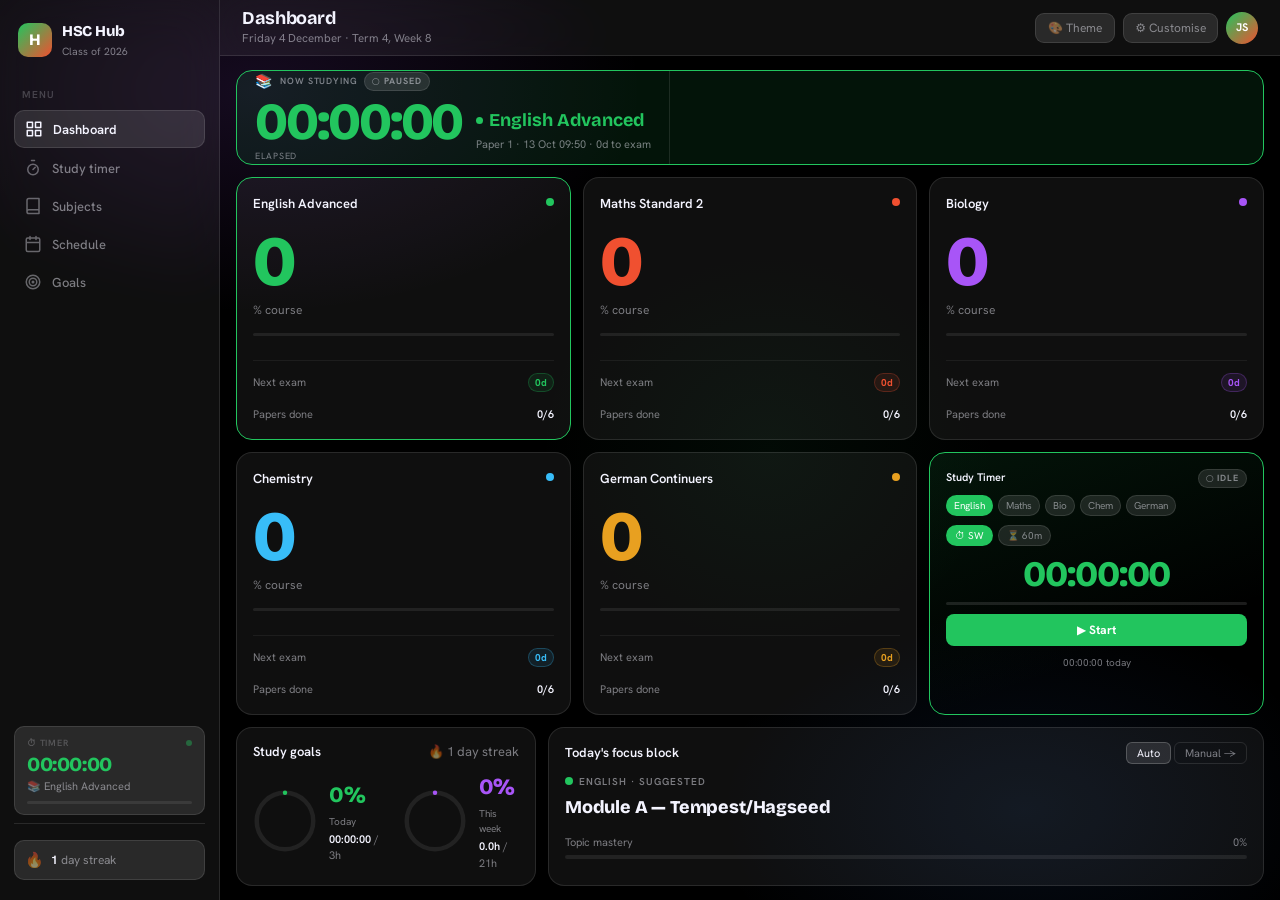
<file: index.html>
<!DOCTYPE html>
<html lang="en">
<head>
<meta charset="utf-8" />
<meta name="viewport" content="width=device-width, initial-scale=1" />
<meta name="darkreader-lock" />
<title>HSC Hub · 2026</title>
<link rel="preconnect" href="https://fonts.googleapis.com" />
<link rel="preconnect" href="https://fonts.gstatic.com" crossorigin />
<link href="https://fonts.googleapis.com/css2?family=Bricolage+Grotesque:opsz,wght@12..96,400;12..96,600;12..96,700;12..96,800&family=Hanken+Grotesk:wght@400;500;600;700&family=JetBrains+Mono:wght@400;500&display=swap" rel="stylesheet" />
<link rel="stylesheet" href="styles.css" />
</head>
<body>
<div class="app">

  <!-- SIDEBAR -->
  <aside class="sidebar">
    <div class="brand">
      <div class="brand-logo">H</div>
      <div>
        <div class="brand-name">HSC&nbsp;Hub</div>
        <div class="brand-sub">Class of 2026</div>
      </div>
    </div>
    <nav class="nav">
      <div class="nav-label">Menu</div>
      <button class="nav-item active" data-view="dashboard">
        <svg viewBox="0 0 24 24" width="18" height="18" fill="none" stroke="currentColor" stroke-width="2" stroke-linecap="round" stroke-linejoin="round"><path d="M3 3h7v7H3zM14 3h7v7h-7zM14 14h7v7h-7zM3 14h7v7H3z"/></svg>
        Dashboard
      </button>
      <button class="nav-item" data-view="timer">
        <svg viewBox="0 0 24 24" width="18" height="18" fill="none" stroke="currentColor" stroke-width="2" stroke-linecap="round" stroke-linejoin="round"><path d="M10 2h4M12 14l3-3M5 14a7 7 0 1 0 14 0 7 7 0 0 0-14 0z"/></svg>
        Study timer
      </button>
      <button class="nav-item" data-view="subjects">
        <svg viewBox="0 0 24 24" width="18" height="18" fill="none" stroke="currentColor" stroke-width="2" stroke-linecap="round" stroke-linejoin="round"><path d="M4 19.5A2.5 2.5 0 0 1 6.5 17H20M4 19.5A2.5 2.5 0 0 0 6.5 22H20V2H6.5A2.5 2.5 0 0 0 4 4.5z"/></svg>
        Subjects
      </button>
      <button class="nav-item" data-view="schedule">
        <svg viewBox="0 0 24 24" width="18" height="18" fill="none" stroke="currentColor" stroke-width="2" stroke-linecap="round" stroke-linejoin="round"><path d="M8 2v4M16 2v4M3 10h18M5 4h14a2 2 0 0 1 2 2v14a2 2 0 0 1-2 2H5a2 2 0 0 1-2-2V6a2 2 0 0 1 2-2z"/></svg>
        Schedule
      </button>
      <button class="nav-item" data-view="goals">
        <svg viewBox="0 0 24 24" width="18" height="18" fill="none" stroke="currentColor" stroke-width="2" stroke-linecap="round" stroke-linejoin="round"><circle cx="12" cy="12" r="9"/><circle cx="12" cy="12" r="5"/><circle cx="12" cy="12" r="1"/></svg>
        Goals
      </button>
    </nav>
    <div class="side-timer" id="sideTimerWrap"></div>

    <div class="side-foot">
      <div class="streak-chip" id="sideStreak"></div>
    </div>
  </aside>

  <!-- MAIN -->
  <div class="main">
    <header class="topbar">
      <div>
        <h1>Dashboard</h1>
        <div class="date" id="topDate"></div>
      </div>
      <div class="topbar-right">
        <div class="theme-wrap" id="themeWrap"></div>
        <button class="cust-btn" onclick="openCustomise()">⚙️ Customise</button>
        <div class="avatar">JS</div>
      </div>
    </header>

    <main class="content">

      <!-- ============ DASHBOARD ============ -->
      <section class="view active" id="view-dashboard">
        <div class="dash">
          <section class="card dash-banner" id="dashBanner"></section>

          <div class="dash-hero">
            <div class="hero-head">
              <span class="hero-title">Your subjects</span>
              <span class="hero-hint">Pick a subject to start a session</span>
            </div>
            <div class="subjects-grid hero-subjects" id="dashSubjects"></div>
          </div>

          <div class="dash-foot">
            <section class="card" id="goals"></section>
            <section class="card" id="focus"></section>
          </div>
        </div>
      </section>

      <!-- ============ STUDY TIMER ============ -->
      <section class="view" id="view-timer" hidden>
        <div class="view-pad">
          <div class="timer-layout">
            <section class="card" id="timerCard"></section>
            <div class="timer-side">
              <section class="card" id="timerToday"></section>
              <section class="card" id="timerBreakdown"></section>
            </div>
          </div>
          <div class="grid" style="margin-top:var(--gap)">
            <section class="card col-12" id="timerLog"></section>
          </div>
        </div>
      </section>

      <!-- ============ SUBJECTS ============ -->
      <section class="view" id="view-subjects" hidden>
        <div class="view-pad">
          <div class="subj-tabs" id="subjTabs"></div>
          <section class="card subj-detail" id="subjDetail"></section>
          <div class="section-title">All subjects</div>
          <div class="subjects-grid" id="subjects"></div>
        </div>
      </section>

      <!-- ============ SCHEDULE ============ -->
      <section class="view" id="view-schedule" hidden>
        <div class="view-pad">
          <div class="grid">
            <section class="card col-7" id="schedule"></section>
            <div class="col-5 sched-rail">
              <section class="card" id="weighting"></section>
              <section class="card" id="depth"></section>
            </div>
          </div>
        </div>
      </section>

      <!-- ============ GOALS ============ -->
      <section class="view" id="view-goals" hidden>
        <div class="view-pad">
          <div class="grid">
            <section class="card col-4" id="goalsFull"></section>
            <section class="card col-8" id="graph"></section>
          </div>
          <div class="grid" style="margin-top:var(--gap)">
            <section class="card col-6" id="subjTime"></section>
            <section class="card col-6" id="achievements"></section>
          </div>
          <div class="grid" style="margin-top:var(--gap)">
            <section class="card col-12" id="heatmap"></section>
          </div>
        </div>
      </section>

    </main>
  </div>
</div>

<!-- FULLSCREEN FOCUS OVERLAY -->
<div class="fo" id="fo">
  <div class="fo-esc" onclick="exitFocus()">✕ esc</div>
  <div class="fo-icon" id="foIcon">📚</div>
  <div class="fo-subj" id="foSubj">English Advanced</div>
  <div class="fo-time" id="foTime">00:00:00</div>
  <div class="fo-gl" id="foGoal">0:00 / 3:00:00 today</div>
  <div class="fo-gb"><i id="foBar" style="width:0%"></i></div>
  <div class="fo-btns">
    <button class="fo-btn fo-pause" id="foPause" onclick="timerPause()">⏸ Pause</button>
    <button class="fo-btn fo-stop" onclick="timerStop()">⏹ Stop & Save</button>
  </div>
</div>

<!-- CUSTOMISE OVERLAY -->
<div class="cust-overlay" id="custOverlay" onclick="closeCustomise(event)">
  <div class="cust-panel" id="custPanel">
    <div class="cust-head">
      ⚙️ Customise
      <button class="cust-close" onclick="closeCustomise()">✕</button>
    </div>
    <div class="cust-body" id="custBody"></div>
  </div>
</div>

<div class="toast" id="toast"></div>

<script src="data.js"></script>
<script src="app.js"></script>
</body>
</html>
</file>
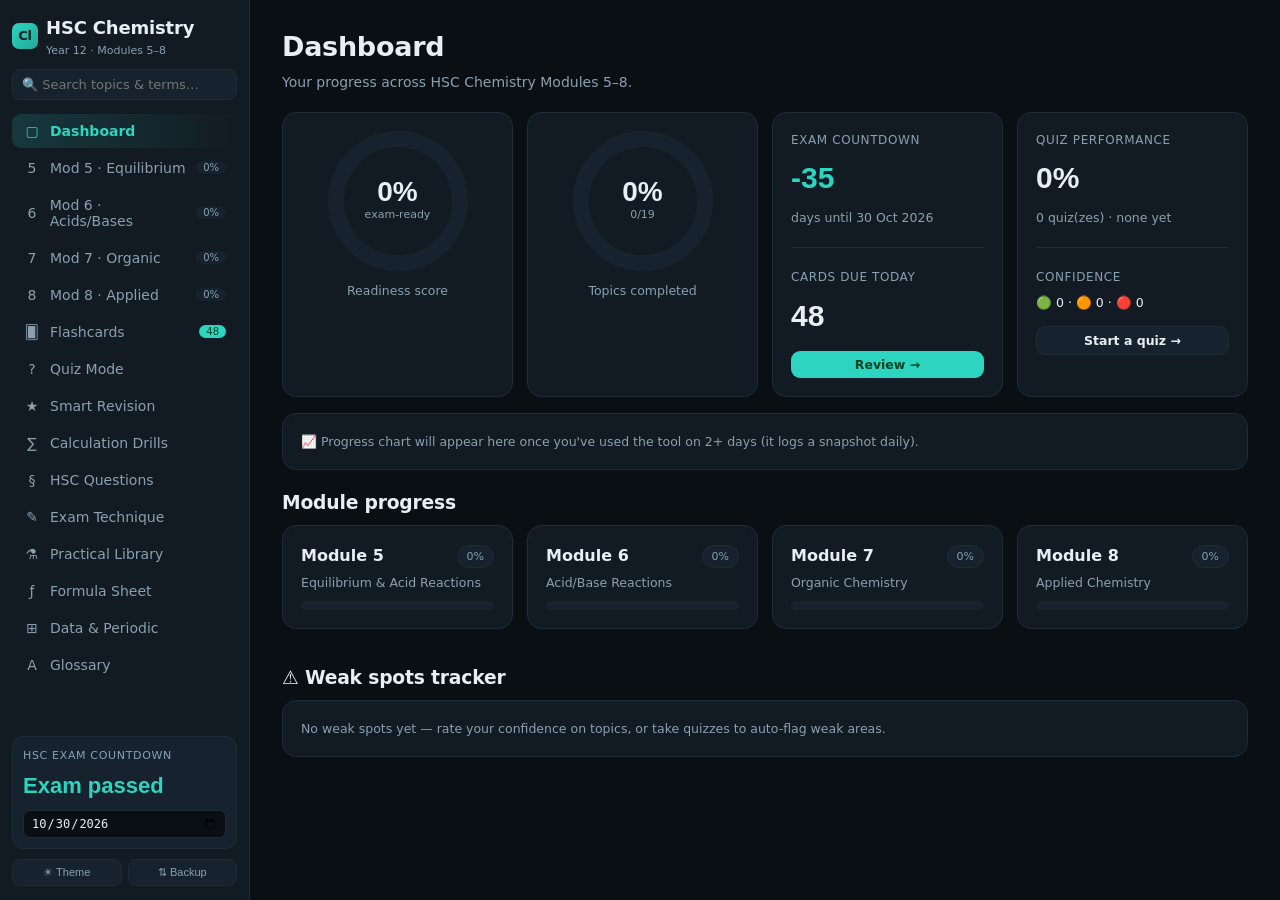
<file: .claude/index.html>
<!DOCTYPE html>
<html lang="en" data-theme="dark">
<head>
<meta charset="UTF-8" />
<meta name="viewport" content="width=device-width, initial-scale=1.0" />
<title>HSC Chemistry Y12 — Study Tool</title>
<style>
:root{
  --bg:#0a0f14; --surface:#121b24; --surface2:#16222e; --accent:#2dd4bf; --accent2:#22a89a;
  --text:#e7eef4; --muted:#8aa0b0; --line:#1e2c38;
  --blue:#3b82f6; --green:#22c55e; --amber:#f59e0b; --red:#ef4444; --purple:#a855f7;
  --blueb:#0e2336; --greenb:#0e2a1c; --amberb:#2c2210; --redb:#2c1414; --purpleb:#221331;
}
html[data-theme="light"]{
  --bg:#eef3f7; --surface:#ffffff; --surface2:#eef4f8; --accent:#0d9488; --accent2:#0f766e;
  --text:#10212e; --muted:#51677a; --line:#d7e1ea;
  --blueb:#e6f0fb; --greenb:#e7f7ec; --amberb:#fdf3e1; --redb:#fbe9e9; --purpleb:#f4e9fc;
}
*{box-sizing:border-box}
body{margin:0;background:var(--bg);color:var(--text);font-family:"IBM Plex Sans",system-ui,-apple-system,Segoe UI,Roboto,sans-serif;line-height:1.55}
h1,h2,h3,h4,.brand{font-family:"Bricolage Grotesque","IBM Plex Sans",system-ui,sans-serif;font-weight:700;letter-spacing:-.01em}
a{color:var(--accent)}
.app{display:flex;min-height:100vh}
.sidebar{width:250px;background:var(--surface);border-right:1px solid var(--line);position:sticky;top:0;height:100vh;display:flex;flex-direction:column;padding:14px 12px;gap:10px;overflow-y:auto;flex-shrink:0}
.brand{font-size:18px;display:flex;align-items:center;gap:8px}
.brand .logo{width:26px;height:26px;border-radius:7px;background:linear-gradient(135deg,var(--accent),var(--accent2));display:grid;place-items:center;color:#04201c;font-weight:800;font-size:13px}
.brand small{display:block;color:var(--muted);font-size:11px;font-weight:500;letter-spacing:0}
.search{display:flex;flex-direction:column;gap:4px;position:relative}
.search input{width:100%;background:var(--surface2);border:1px solid var(--line);color:var(--text);border-radius:9px;padding:8px 10px;font-size:13px}
.search input:focus{outline:none;border-color:var(--accent)}
.searchres{position:absolute;top:42px;left:0;right:0;background:var(--surface2);border:1px solid var(--line);border-radius:9px;max-height:320px;overflow-y:auto;z-index:30;box-shadow:0 12px 30px rgba(0,0,0,.45)}
.searchres .r{padding:8px 10px;border-bottom:1px solid var(--line);cursor:pointer;font-size:13px}
.searchres .r:hover{background:var(--surface)} .searchres .r:last-child{border-bottom:none}
.navlist{display:flex;flex-direction:column;gap:3px;margin-top:4px}
.navbtn{display:flex;align-items:center;gap:9px;background:none;border:none;color:var(--muted);text-align:left;padding:9px 11px;border-radius:9px;cursor:pointer;font-size:14px;font-family:inherit;width:100%;transition:.12s}
.navbtn .ic{width:18px;text-align:center}
.navbtn:hover{background:var(--surface2);color:var(--text)}
.navbtn.active{background:linear-gradient(90deg,rgba(45,212,191,.16),transparent);color:var(--accent);font-weight:600}
.navbtn .badge{margin-left:auto;font-size:10px;background:var(--surface2);color:var(--muted);padding:1px 7px;border-radius:20px}
.exampill{margin-top:auto;background:var(--surface2);border:1px solid var(--line);border-radius:11px;padding:10px}
.exampill label{font-size:11px;color:var(--muted);display:block;margin-bottom:5px;text-transform:uppercase;letter-spacing:.06em}
.exampill .cd{font-size:22px;font-weight:700;color:var(--accent);font-family:"Bricolage Grotesque",sans-serif}
.exampill input{width:100%;margin-top:7px;background:var(--bg);border:1px solid var(--line);color:var(--text);border-radius:7px;padding:5px 7px;font-size:12px}
.sb-foot{display:flex;gap:6px;flex-wrap:wrap}
.sb-foot button{flex:1;font-size:11px;padding:6px;background:var(--surface2);border:1px solid var(--line);color:var(--muted);border-radius:8px;cursor:pointer;min-width:60px}
.sb-foot button:hover{color:var(--text);border-color:var(--accent)}
.main{flex:1;min-width:0;padding:26px 32px 90px;max-width:1120px}
.page-head{margin-bottom:18px;display:flex;align-items:flex-end;gap:14px;flex-wrap:wrap}
.page-head h1{font-size:27px;margin:0 0 4px} .page-head p{color:var(--muted);margin:0;font-size:14px}
.page-head .spacer{flex:1}
.card{background:var(--surface);border:1px solid var(--line);border-radius:14px;padding:18px;margin-bottom:16px}
.grid{display:grid;gap:14px}
.g2{grid-template-columns:repeat(2,1fr)} .g3{grid-template-columns:repeat(3,1fr)} .g4{grid-template-columns:repeat(4,1fr)}
@media(max-width:900px){.g2,.g3,.g4{grid-template-columns:1fr}}
.bar{height:9px;background:var(--surface2);border-radius:20px;overflow:hidden}
.bar>i{display:block;height:100%;background:linear-gradient(90deg,var(--accent),var(--accent2));border-radius:20px;transition:width .4s}
.stat{display:flex;flex-direction:column;gap:6px}
.stat .big{font-size:30px;font-weight:700;font-family:"Bricolage Grotesque",sans-serif}
.stat .lbl{color:var(--muted);font-size:12px;text-transform:uppercase;letter-spacing:.05em}
.ring{--p:0;width:140px;height:140px;border-radius:50%;background:conic-gradient(var(--accent) calc(var(--p)*3.6deg),var(--surface2) 0);display:grid;place-items:center;margin:0 auto}
.ring .inner{width:108px;height:108px;border-radius:50%;background:var(--surface);display:flex;align-items:center;justify-content:center;flex-direction:column;text-align:center}
.ring .inner b{font-size:28px;font-family:"Bricolage Grotesque",sans-serif;line-height:1}
.ring .inner small{color:var(--muted);font-size:11px}
.mod-h{display:flex;align-items:center;gap:12px;cursor:pointer;padding:15px 18px;background:var(--surface);border:1px solid var(--line);border-radius:14px;margin-bottom:10px}
.mod-h:hover{border-color:var(--accent)}
.mod-h .num{width:38px;height:38px;border-radius:10px;background:var(--surface2);display:grid;place-items:center;font-weight:700;color:var(--accent);font-family:"Bricolage Grotesque",sans-serif}
.mod-h h2{font-size:17px;margin:0} .mod-h .sub{color:var(--muted);font-size:12.5px}
.mod-h .chev{color:var(--muted);transition:.2s;font-size:13px}
.mod-h.open .chev{transform:rotate(90deg)}
.mini{height:7px;width:110px;background:var(--surface2);border-radius:20px;overflow:hidden}
.mini>i{display:block;height:100%;background:var(--accent)}
.dot{background:var(--surface);border:1px solid var(--line);border-radius:13px;margin:0 0 11px;overflow:hidden}
.dot.flash{border-color:var(--accent);box-shadow:0 0 0 2px rgba(45,212,191,.35)}
.dot-h{display:flex;align-items:flex-start;gap:11px;padding:14px 16px;cursor:pointer}
.dot-h:hover{background:var(--surface2)}
.dot-h .chk{margin-top:3px;width:17px;height:17px;accent-color:var(--accent);cursor:pointer;flex-shrink:0}
.dot-h .ttl{flex:1;font-weight:600;font-size:15px}
.dot-h .conf-dot{width:11px;height:11px;border-radius:50%;margin-top:5px;flex-shrink:0;background:var(--line)}
.conf-good{background:var(--green)!important} .conf-shaky{background:var(--amber)!important} .conf-weak{background:var(--red)!important}
.tags{display:flex;gap:5px;flex-wrap:wrap;margin-top:5px}
.tag{font-size:10px;padding:1.5px 7px;border-radius:20px;background:var(--surface2);color:var(--muted);border:1px solid var(--line)}
.tag.hsc{color:#fda4af;border-color:#5b2330} .tag.syl{color:#7dd3fc;border-color:#1e4a63} .tag.custom{color:#d8b4fe;border-color:#3d2350}
.dot-body{padding:0 16px 16px;display:none} .dot.open .dot-body{display:block}
.box{border-radius:10px;padding:11px 13px;margin:9px 0;font-size:14px;border-left:3px solid}
.box .bx-l{font-size:10.5px;text-transform:uppercase;letter-spacing:.07em;font-weight:700;display:block;margin-bottom:4px;opacity:.9}
.box.def{background:var(--blueb);border-color:var(--blue)} .box.def .bx-l{color:#93c5fd}
.box.eqn{background:var(--greenb);border-color:var(--green);font-family:"IBM Plex Mono",ui-monospace,monospace} .box.eqn .bx-l{color:#86efac;font-family:inherit}
.box.tip{background:var(--amberb);border-color:var(--amber)} .box.tip .bx-l{color:#fcd34d}
.box.trap{background:var(--redb);border-color:var(--red)} .box.trap .bx-l{color:#fca5a5}
.box.mnem{background:var(--purpleb);border-color:var(--purple)} .box.mnem .bx-l{color:#d8b4fe}
.box.calc{background:var(--surface2);border-color:var(--accent)} .box.calc .bx-l{color:var(--accent)}
.box.calc .body{white-space:pre-wrap;font-family:"IBM Plex Mono",monospace;font-size:13px}
.box [contenteditable]{outline:none}
.box.editing{box-shadow:inset 0 0 0 1px var(--accent)}
.q{border:1px solid var(--line);border-radius:10px;padding:11px 13px;margin:9px 0;background:var(--surface2)}
.q .qq{font-size:14px;margin-bottom:7px;font-weight:500}
.q .ans{display:none;border-top:1px dashed var(--line);margin-top:9px;padding-top:9px;font-size:13.5px;color:#bfe;white-space:pre-wrap}
.q.show .ans{display:block}
.q .reveal{font-size:12px;background:var(--surface);border:1px solid var(--line);color:var(--accent);padding:4px 11px;border-radius:7px;cursor:pointer}
.confrow{display:flex;gap:7px;align-items:center;margin:12px 0 5px;flex-wrap:wrap}
.confrow span{font-size:12px;color:var(--muted);margin-right:3px}
.cbtn{font-size:12.5px;padding:5px 13px;border-radius:8px;border:1px solid var(--line);background:var(--surface2);color:var(--muted);cursor:pointer}
.cbtn.good.on{background:rgba(34,197,94,.18);color:#86efac;border-color:var(--green)}
.cbtn.shaky.on{background:rgba(245,158,11,.18);color:#fcd34d;border-color:var(--amber)}
.cbtn.weak.on{background:rgba(239,68,68,.18);color:#fca5a5;border-color:var(--red)}
textarea.notes{width:100%;background:var(--bg);border:1px solid var(--line);color:var(--text);border-radius:9px;padding:9px;font-family:inherit;font-size:13px;resize:vertical;min-height:58px;margin-top:6px}
textarea.notes:focus{outline:none;border-color:var(--accent)}
.btn{background:var(--accent);color:#042;border:none;border-radius:9px;padding:9px 15px;font-weight:600;cursor:pointer;font-family:inherit;font-size:14px}
.btn:hover{background:var(--accent2)} .btn:disabled{opacity:.5;cursor:not-allowed}
.btn.ghost{background:var(--surface2);color:var(--text);border:1px solid var(--line)}
.btn.ghost:hover{border-color:var(--accent);color:var(--accent)}
.btn.sm{padding:6px 11px;font-size:12.5px} .btn.on{background:var(--accent);color:#042}
.pill{display:inline-block;font-size:11px;padding:2px 9px;border-radius:20px;background:var(--surface2);border:1px solid var(--line);color:var(--muted)}
select,input[type=number],input[type=text]{background:var(--surface2);border:1px solid var(--line);color:var(--text);border-radius:8px;padding:7px 9px;font-family:inherit;font-size:13px}
select:focus,input:focus{outline:none;border-color:var(--accent)}
.chips{display:flex;gap:7px;flex-wrap:wrap}
.chip{font-size:13px;padding:6px 12px;border-radius:20px;border:1px solid var(--line);background:var(--surface2);color:var(--muted);cursor:pointer}
.chip.on{background:rgba(45,212,191,.16);color:var(--accent);border-color:var(--accent)}
.row{display:flex;gap:10px;align-items:center;flex-wrap:wrap}
.muted{color:var(--muted)} .accent{color:var(--accent)} .small{font-size:12.5px}
.divider{height:1px;background:var(--line);margin:14px 0}
.kv{display:flex;justify-content:space-between;padding:6px 0;border-bottom:1px solid var(--line);font-size:13.5px} .kv:last-child{border:none}
.tablebox{width:100%;border-collapse:collapse;font-size:13px}
.tablebox th,.tablebox td{border:1px solid var(--line);padding:7px 9px;text-align:left;vertical-align:top}
.tablebox th{background:var(--surface2);color:var(--accent)}
.collapse-h{cursor:pointer;display:flex;align-items:center;gap:10px}
.collapse-h .chev{margin-left:auto;color:var(--muted);transition:.2s} .collapse-h.open .chev{transform:rotate(90deg)}
.hidden{display:none!important}
svg.diagram{width:100%;max-width:540px;height:auto;display:block;margin:10px 0;background:var(--bg);border:1px solid var(--line);border-radius:12px}
.diagram text{fill:var(--text);font-family:"IBM Plex Sans",sans-serif;font-size:13px}
.diagram .ax{stroke:var(--muted);stroke-width:1.5;fill:none}
.diagram .gl{stroke:var(--line);stroke-width:1}
.toast{position:fixed;bottom:22px;left:50%;transform:translateX(-50%);background:var(--surface2);border:1px solid var(--accent);color:var(--text);padding:11px 20px;border-radius:11px;z-index:100;box-shadow:0 10px 30px rgba(0,0,0,.4);opacity:0;transition:.25s;pointer-events:none}
.toast.show{opacity:1}
::-webkit-scrollbar{width:9px;height:9px}::-webkit-scrollbar-thumb{background:var(--line);border-radius:8px}
.modal{position:fixed;inset:0;background:rgba(0,0,0,.6);display:grid;place-items:center;z-index:90;padding:20px}
.modal .box2{background:var(--surface);border:1px solid var(--line);border-radius:14px;padding:20px;max-width:560px;width:100%;max-height:85vh;overflow:auto}
.modal textarea{width:100%;min-height:160px;background:var(--bg);border:1px solid var(--line);color:var(--text);border-radius:9px;padding:10px;font-family:"IBM Plex Mono",monospace;font-size:12px}
@media(max-width:820px){.app{flex-direction:column}.sidebar{position:relative;width:100%;height:auto}.main{padding:18px 16px 60px}.ring{width:120px;height:120px}}
</style>
</head>
<body>
<div class="app">
  <aside class="sidebar">
    <div class="brand"><span class="logo">Cl</span><div>HSC Chemistry<small>Year 12 · Modules 5–8</small></div></div>
    <div class="search">
      <input id="globalSearch" type="text" placeholder="🔍 Search topics & terms…" autocomplete="off"/>
      <div id="searchRes" class="searchres hidden"></div>
    </div>
    <nav class="navlist" id="nav"></nav>
    <div class="exampill">
      <label>HSC Exam Countdown</label>
      <div class="cd" id="countdown">— days</div>
      <input id="examDate" type="date" />
    </div>
    <div class="sb-foot">
      <button id="themeBtn">☀ Theme</button>
      <button id="ioBtn">⇅ Backup</button>
    </div>
  </aside>
  <main class="main" id="main"></main>
</div>
<div class="toast" id="toast"></div>

<script>
/* =====================================================================
   HSC CHEMISTRY Y12 STUDY TOOL — vanilla JS, zero dependencies, offline
   Progress + in-app content edits persist to localStorage as an overlay,
   so you can refine in-app and just refresh after the file is updated.
   ===================================================================== */
const LS_KEY="hscchem_progress";
const DEFAULT_STATE={check:{},conf:{},notes:{},examDate:"2026-10-30",quizLog:[],theme:"dark",streak:[],
  edits:{},addedDots:{},addedQ:{},editMode:false,
  quizStats:{},srs:{},history:[],bookmarks:{}};
const TODAY=()=>new Date().toISOString().slice(0,10);
const daysBetween=(a,b)=>Math.round((new Date(b)-new Date(a))/86400000);
const addDays=(iso,n)=>{const d=new Date(iso);d.setDate(d.getDate()+n);return d.toISOString().slice(0,10);};
let state=load();
function load(){try{const s=JSON.parse(localStorage.getItem(LS_KEY));if(s)return Object.assign({},JSON.parse(JSON.stringify(DEFAULT_STATE)),s);}catch(e){}return JSON.parse(JSON.stringify(DEFAULT_STATE));}
let saveT;function save(){clearTimeout(saveT);saveT=setTimeout(()=>localStorage.setItem(LS_KEY,JSON.stringify(state)),350);}
function toast(m){const t=document.getElementById('toast');t.textContent=m;t.classList.add('show');setTimeout(()=>t.classList.remove('show'),1700);}
function esc(s){return (s==null?'':String(s)).replace(/[&<>"]/g,c=>({'&':'&amp;','<':'&lt;','>':'&gt;','"':'&quot;'}[c]));}
function streakToday(){const d=new Date().toISOString().slice(0,10);if(!state.streak.includes(d)){state.streak.push(d);save();}}

/* ============================ CONTENT ============================ */
/* Each topic: id,title,tags[],def,eqn,tip,trap,mnem,calc,diagram,questions[{q,a,type}] */
const MODULES=[
{id:"m5",num:5,title:"Equilibrium & Acid Reactions",sub:"Static/dynamic equilibrium · Le Chatelier · Keq · solubility",full:true,topics:[
  {id:"m5.1",title:"Static vs Dynamic Equilibrium (incl. the tennis-ball model)",tags:["Syllabus"],
   def:"A <b>reversible reaction</b> can proceed in both forward and reverse directions. <b>Dynamic equilibrium</b> is reached in a CLOSED system when the forward and reverse reactions occur at EQUAL rates, so macroscopic properties (concentration, colour, pressure) stay CONSTANT while change continues at the molecular level. Contrast with <b>static equilibrium</b> (no movement at all, e.g. a book on a table).",
   eqn:"N₂O₄(g) ⇌ 2NO₂(g)   (colourless ⇌ brown)\nrate(forward) = rate(reverse) ,  rate > 0",
   tip:"Tennis-ball model: 5 students each with 5 balls and a ~10 m² zone throw balls IN while collecting and throwing thrown balls back OUT at an equal, constant rate. The NUMBER of balls in the zone stays constant (equilibrium) even though individual balls constantly enter & leave (dynamic). Speed/number per throw doesn't matter as long as in-rate = out-rate. No balls may be lost to the room → models a CLOSED system.",
   trap:"\"Equal rates\" does NOT mean \"equal concentrations\". Reactant and product concentrations are constant at equilibrium but are usually NOT equal. Also: equilibrium requires a CLOSED system — if it's open (gas escapes), equilibrium can't be established.",
   mnem:"<b>C-R-E-C-C</b>: Closed system · Reversible · Equal rates · Constant macroscopic conditions · Continuous molecular change.",
   diagram:"equilibrium",
   questions:[
     {q:"Outline a procedure to model dynamic equilibrium and state the conditions it demonstrates.",a:"Use the tennis-ball model: a group of ~5 students each hold 5 balls in a defined ~10 m² area. Each student continuously throws balls into the area while collecting and re-throwing balls out at an equal rate (in-rate = out-rate). The throw rate per student can differ but must stay constant. Result: the number of balls in the area stays constant (equilibrium reached) while balls continuously move in and out (dynamic). Demonstrates: closed system (no balls lost), reversible process, non-zero rate, constant conditions → dynamic equilibrium.",type:"Syllabus"},
     {q:"Explain why a sealed bottle of NO₂/N₂O₄ reaches a constant brown colour but an open beaker does not.",a:"In a sealed (closed) bottle no gas escapes, so forward and reverse rates can equalise and [NO₂] becomes constant → constant colour (dynamic equilibrium). In an open beaker NO₂ escapes, the reverse reaction is starved of NO₂, the system never reaches equal rates, so no equilibrium is established.",type:"HSC"}
   ]},
  {id:"m5.2",title:"Collision theory, enthalpy & entropy in equilibrium systems",tags:["Syllabus"],
   def:"For a reaction, particles must collide with sufficient energy (≥ activation energy, Eₐ) and correct orientation. <b>Enthalpy (ΔH)</b> is heat change: exothermic ΔH<0 (releases heat), endothermic ΔH>0 (absorbs heat). <b>Entropy (ΔS)</b> is the degree of disorder; systems tend toward higher entropy. Equilibrium position reflects the balance between minimising enthalpy and maximising entropy.",
   eqn:"Exothermic: reactants → products + heat  (ΔH < 0)\nEndothermic: reactants + heat → products  (ΔH > 0)\nΔS > 0 = increased disorder (e.g. fewer→more gas moles, solid→gas)",
   tip:"Treat heat as a 'reagent': for an exothermic forward reaction, write heat on the product side. This makes Le Chatelier temperature predictions easy.",
   trap:"A catalyst lowers Eₐ for BOTH directions equally — it speeds attainment of equilibrium but does NOT change the equilibrium position or Keq.",
   mnem:"ENDO = ENergy enters; EXO = EXits.",
   diagram:"energy",
   questions:[
     {q:"State the effect of a catalyst on the position of equilibrium and on Keq.",a:"None. A catalyst lowers the activation energy of the forward and reverse reactions equally, so it increases the rate at which equilibrium is reached but does not shift the position or change the value of Keq.",type:"Syllabus"}
   ]},
  {id:"m5.3",title:"Le Chatelier's Principle — factors affecting equilibrium",tags:["Syllabus"],
   def:"<b>Le Chatelier's Principle:</b> if a system at equilibrium is disturbed, the system shifts to partially counteract (oppose) the change and restore equilibrium. Factors: concentration, temperature, pressure/volume (gases), and addition of inert gas (no effect at constant volume).",
   eqn:"↑[reactant] → shift RIGHT (toward products)\n↑Temperature → shifts in ENDOthermic direction\n↑Pressure (↓volume) → shifts toward side with FEWER gas moles",
   tip:"Make a table: write the equation, mark ΔH sign, count gas moles each side, then apply each stress. Only TEMPERATURE changes the value of Keq.",
   trap:"Adding an inert gas at CONSTANT VOLUME does nothing (partial pressures unchanged). Changing pressure only matters when the two sides have DIFFERENT numbers of gas moles. Catalysts never shift position.",
   mnem:"\"<b>System opposes the stress</b>\" — add it, it's removed; remove it, it's replaced; heat it, it absorbs heat.",
   questions:[
     {q:"For N₂(g)+3H₂(g) ⇌ 2NH₃(g), ΔH = −92 kJ/mol, predict and explain the effect of (i) increasing pressure (ii) increasing temperature on NH₃ yield.",a:"(i) ↑Pressure shifts toward the side with fewer gas moles (4 mol → 2 mol), i.e. RIGHT, increasing NH₃ yield. (ii) The forward reaction is exothermic, so ↑temperature shifts the system in the endothermic (reverse) direction, decreasing NH₃ yield and decreasing Keq. (This is the yield/temperature trade-off Mr Ford emphasises in the Haber process.)",type:"HSC"},
     {q:"Why does adding argon (inert) to a fixed-volume equilibrium mixture not shift the position?",a:"At constant volume the partial pressures and concentrations of the reacting gases are unchanged, so the reaction quotient Q is unchanged and the system stays at equilibrium — no shift.",type:"Syllabus"}
   ]},
  {id:"m5.4",title:"The equilibrium constant Keq and reaction quotient Q",tags:["Syllabus"],
   def:"For aA+bB ⇌ cC+dD, the <b>equilibrium constant</b> Keq = [C]ᶜ[D]ᵈ / [A]ᵃ[B]ᵇ (products over reactants, each raised to its coefficient). Pure solids and liquids are EXCLUDED. The <b>reaction quotient Q</b> uses the same expression with non-equilibrium concentrations.",
   eqn:"Keq = [C]^c [D]^d / [A]^a [B]^b\nQ < K → shifts right ; Q > K → shifts left ; Q = K → at equilibrium\nKeq depends ONLY on temperature.",
   tip:"Use an ICE table (Initial, Change, Equilibrium). Large Keq (>10³) ⇒ products favoured; small Keq (<10⁻³) ⇒ reactants favoured.",
   trap:"Do NOT include solids or pure liquids (e.g. H₂O(l)) in the expression. Coefficients become POWERS, not multipliers. Keq is unitless at HSC level.",
   calc:"WORKED TEMPLATE — Keq from equilibrium concentrations\nGiven: H₂ + I₂ ⇌ 2HI ; at eqm [H₂]=0.20, [I₂]=0.20, [HI]=1.6 M\nKeq = [HI]² / ([H₂][I₂])\n    = (1.6)² / (0.20 × 0.20)\n    = 2.56 / 0.040\n    = 64  (no units; products strongly favoured)",
   questions:[
     {q:"Write the Keq expression for: 2SO₂(g)+O₂(g) ⇌ 2SO₃(g).",a:"Keq = [SO₃]² / ([SO₂]² [O₂])",type:"Syllabus"},
     {q:"At equilibrium [SO₃]=0.80, [SO₂]=0.20, [O₂]=0.10 M. Calculate Keq.",a:"Keq = (0.80)² / ((0.20)²×0.10) = 0.64 / (0.04×0.10) = 0.64/0.004 = 160.",type:"HSC"}
   ]},
  {id:"m5.5",title:"Solubility equilibria and the solubility product Ksp",tags:["Syllabus"],
   def:"A saturated solution of a sparingly soluble salt is in equilibrium with its undissolved solid. The <b>solubility product Ksp</b> is the equilibrium constant for dissolution. A larger Ksp generally means greater solubility (for salts of the same ion ratio).",
   eqn:"AgCl(s) ⇌ Ag⁺(aq)+Cl⁻(aq) ,  Ksp = [Ag⁺][Cl⁻]\nPbI₂(s) ⇌ Pb²⁺ + 2I⁻ ,  Ksp = [Pb²⁺][I⁻]²\nPredict precipitation: if ionic product Q > Ksp → precipitate forms.",
   tip:"The <b>common ion effect</b>: adding an ion already in the equilibrium (e.g. adding NaCl to AgCl solution) shifts left and DECREASES solubility.",
   trap:"Watch the stoichiometry power: for PbI₂, if solubility = s, then [Pb²⁺]=s and [I⁻]=2s, so Ksp = s(2s)² = 4s³ — not s². Forgetting the '2' and the cube is the classic error.",
   calc:"WORKED TEMPLATE — Ksp → molar solubility\nFor PbI₂, Ksp = 7.1×10⁻⁹. Find molar solubility s.\nLet [Pb²⁺]=s, [I⁻]=2s\nKsp = [Pb²⁺][I⁻]² = s(2s)² = 4s³\n4s³ = 7.1×10⁻⁹\ns³ = 1.775×10⁻⁹\ns = (1.775×10⁻⁹)^(1/3) = 1.21×10⁻³ mol L⁻¹",
   questions:[
     {q:"Will a precipitate form when equal volumes of 0.002 M AgNO₃ and 0.002 M NaCl are mixed? (Ksp AgCl = 1.8×10⁻¹⁰)",a:"On mixing equal volumes each ion is halved: [Ag⁺]=[Cl⁻]=0.001 M. Q = (0.001)(0.001)=1×10⁻⁶. Since Q (1×10⁻⁶) > Ksp (1.8×10⁻¹⁰), a precipitate of AgCl forms.",type:"HSC"}
   ]}
]},
{id:"m6",num:6,title:"Acid/Base Reactions",sub:"Acid-base theories · pH & Kw · titration · standard solutions · buffers",full:true,topics:[
  {id:"m6.1",title:"Properties of acids & bases; types of acids (mono/di/amphiprotic)",tags:["Syllabus"],
   def:"Acids taste sour, conduct electricity, turn litmus red, react with metals/carbonates/bases. Bases feel slippery, turn litmus blue, neutralise acids. <b>Monoprotic acid</b>: donates only ONE proton (H⁺) per molecule (e.g. HCl). <b>Diprotic acid</b>: donates TWO protons per molecule (e.g. H₂SO₄). <b>Amphiprotic substance</b>: can both donate AND accept a proton, acting as Brønsted–Lowry acid OR base depending on environment (e.g. HCO₃⁻, H₂O).",
   eqn:"Acid + base → salt + water:   HCl + NaOH → NaCl + H₂O\nAcid + carbonate → salt + water + CO₂\nAcid + active metal → salt + H₂",
   tip:"Diprotic doesn't mean 'twice as strong' — it means twice as many donatable protons per mole, so neutralisation needs twice the moles of base.",
   trap:"Concentration ≠ strength. A concentrated weak acid can have a higher pH than a dilute strong acid. 'Strong' = degree of ionisation; 'concentrated' = mol per litre.",
   mnem:"AMPHI = 'both' (Greek) → both donates and accepts.",
   questions:[
     {q:"Define monoprotic, diprotic and amphiprotic and give an example of each.",a:"Monoprotic: donates one H⁺ per molecule (HCl). Diprotic: donates two H⁺ per molecule (H₂SO₄). Amphiprotic: can both donate and accept a proton, acting as a Brønsted–Lowry acid or base depending on its environment (HCO₃⁻ or H₂O).",type:"Syllabus"}
   ]},
  {id:"m6.2",title:"Brønsted–Lowry theory & conjugate acid–base pairs",tags:["Syllabus"],
   def:"<b>Brønsted–Lowry:</b> an acid is a proton (H⁺) DONOR; a base is a proton ACCEPTOR. Reactions form <b>conjugate pairs</b> differing by one H⁺. The species history: Arrhenius (H⁺/OH⁻ in water) → Brønsted–Lowry (proton transfer) extended the model to non-aqueous systems.",
   eqn:"HA + B ⇌ A⁻ + HB⁺\nacid  base  conj.base  conj.acid\nExample: NH₃ + H₂O ⇌ NH₄⁺ + OH⁻  (H₂O acts as acid here)",
   tip:"A strong acid has a weak conjugate base, and vice versa. Identify pairs by spotting which species differs by exactly one proton.",
   trap:"Water is amphiprotic — it can be the acid OR the base in different reactions. Don't assume H₂O is always the base.",
   mnem:"<b>BAAD</b>: Base Accepts, Acid Donates.",
   questions:[
     {q:"In HCO₃⁻ + H₂O ⇌ H₂CO₃ + OH⁻, identify each acid, base and conjugate.",a:"HCO₃⁻ accepts a proton → it is the base; H₂O donates a proton → it is the acid. H₂CO₃ is the conjugate acid of HCO₃⁻; OH⁻ is the conjugate base of H₂O.",type:"HSC"}
   ]},
  {id:"m6.3",title:"pH, Kw, and strong vs weak acids",tags:["Syllabus"],
   def:"pH measures hydrogen-ion concentration: pH = −log₁₀[H⁺]. Water self-ionises: Kw = [H⁺][OH⁻] = 1.0×10⁻¹⁴ at 25 °C. A <b>strong</b> acid ionises completely; a <b>weak</b> acid ionises only partially (equilibrium). The acid dissociation constant Ka measures weak-acid strength.",
   eqn:"pH = −log₁₀[H⁺]      [H⁺] = 10^(−pH)\npOH = −log₁₀[OH⁻]    pH + pOH = 14 (at 25 °C)\nKw = [H⁺][OH⁻] = 1.0×10⁻¹⁴",
   tip:"Each whole pH unit = a 10× change in [H⁺]. pH 3 has 100× the [H⁺] of pH 5. Strong vs weak can be distinguished by conductivity, rate of reaction with metals, and pH at equal concentration.",
   trap:"For bases you usually find [OH⁻] first, then use Kw or pOH — don't plug [OH⁻] straight into the pH formula. Also: diluting an acid by 10× changes pH by ~1 unit only for strong acids.",
   calc:"WORKED TEMPLATE — pH of a strong base\nFind pH of 0.010 mol L⁻¹ NaOH.\n[OH⁻] = 0.010 M (strong, fully dissociated)\n[H⁺] = Kw/[OH⁻] = 1.0×10⁻¹⁴ / 0.010 = 1.0×10⁻¹²\npH = −log(1.0×10⁻¹²) = 12.0\n(or: pOH = −log0.010 = 2, pH = 14−2 = 12)",
   diagram:"ph",
   questions:[
     {q:"Calculate the pH of 0.005 mol L⁻¹ HCl.",a:"HCl is a strong monoprotic acid → [H⁺] = 0.005 M. pH = −log(0.005) = 2.30.",type:"Syllabus"},
     {q:"Two acids have the same concentration but acid X has pH 1 and acid Y has pH 3. Explain.",a:"Acid X has a much higher [H⁺] (100× that of Y) at the same concentration, so X ionises to a far greater extent → X is a strong acid and Y is a weak acid (only partially ionised, sitting at equilibrium).",type:"HSC"}
   ]},
  {id:"m6.4",title:"Titration, standard solutions & the 2016 HSC Q28 worked example",tags:["Syllabus"],
   def:"A <b>standard solution</b> has accurately known concentration, prepared from a primary standard (pure, stable, known molar mass — e.g. anhydrous Na₂CO₃) in a <b>volumetric flask</b>. <b>Titration</b> finds an unknown concentration by reacting it with a standard to the <b>equivalence point</b>, signalled by an indicator's <b>end point</b>.",
   eqn:"n = c × V       c(unknown) = n(unknown) / V(unknown)\nNa₂CO₃(aq) + 2HCl(aq) → 2NaCl(aq) + CO₂(g) + H₂O(l)\nTitre = final burette reading − initial reading",
   tip:"Equipment: volumetric flask (standard solution), pipette + pipette filler (aliquot), burette (titrant), conical flask, retort stand & clamp. Rinse pipette/burette with the solution they'll hold; rinse the conical flask with distilled water only. Average only CONCORDANT titres (within 0.10 mL).",
   trap:"Choose the indicator to match the equivalence-point pH: strong acid–strong base → any (bromothymol blue); weak base/strong acid (Na₂CO₃ vs HCl) → equivalence pH is acidic, use methyl orange, NOT phenolphthalein. Don't rinse the conical flask with the solution (changes moles).",
   calc:"WORKED EXAMPLE — 2016 HSC Q28 (8 marks): concentration of unknown HCl\nSTEP A — Make 500 mL of 0.100 mol L⁻¹ Na₂CO₃ standard solution.\n  n = c×V = 0.100 × 0.500 = 0.0500 mol\n  m = n×M = 0.0500 × 105.99 = 5.30 g\n  Weigh 5.30 g dried Na₂CO₃ on a tared balance, dissolve in deionised water in a beaker with a stirring rod, transfer via funnel into a 500 mL volumetric flask (rinse beaker/rod into flask), fill to the calibration mark at eye level using the bottom of the meniscus, stopper and invert to mix.\nSTEP B — Titration.\n  Pipette 25.0 mL of standard Na₂CO₃ into a conical flask; add 2–3 drops methyl orange. Fill a rinsed burette with the unknown HCl to the zero mark (meniscus at eye level). Titrate, slowing to drops near the end point, swirling and rinsing the flask walls, until a permanent colour change. Repeat for concordant titres; average titre = 21.4 mL.\nSTEP C — Calculation.\n  n(Na₂CO₃) = 0.100 × 0.0250 = 2.50×10⁻³ mol\n  mole ratio Na₂CO₃ : HCl = 1 : 2 → n(HCl) = 2 × 2.50×10⁻³ = 5.00×10⁻³ mol\n  c(HCl) = n/V = 5.00×10⁻³ / 0.0214 = 0.234 mol L⁻¹",
   diagram:"titration",
   questions:[
     {q:"Why is the average titre based on repeated trials, and which titres are averaged?",a:"Repeating improves reliability and reduces random error. Only concordant titres (typically within 0.10 mL of each other) are averaged; the rough/trial titre and any outliers are discarded.",type:"HSC"},
     {q:"Why is methyl orange (not phenolphthalein) chosen for titrating Na₂CO₃ against HCl?",a:"The equivalence point of a strong acid with the weak-base carbonate solution is acidic (~pH 4). Methyl orange changes colour in the acidic range (3.1–4.4) so its end point matches the equivalence point; phenolphthalein (8.3–10) would change far too early.",type:"HSC"},
     {q:"Calculate c(HCl) if 25.0 mL of 0.100 M Na₂CO₃ needs an average titre of 21.4 mL HCl.",a:"n(Na₂CO₃)=0.100×0.0250=2.50×10⁻³ mol; ratio 1:2 → n(HCl)=5.00×10⁻³ mol; c=5.00×10⁻³/0.0214=0.234 mol L⁻¹.",type:"HSC"}
   ]},
  {id:"m6.5",title:"Neutralisation enthalpy & buffers",tags:["Syllabus"],
   def:"Neutralisation is exothermic; the molar enthalpy of neutralisation can be found by calorimetry (q=mcΔT). A <b>buffer</b> resists pH change on adding small amounts of acid/base; it contains a weak acid and its conjugate base (or weak base + conjugate acid) in comparable amounts.",
   eqn:"q = mcΔT      ΔH = −q / n   (kJ mol⁻¹)\nBuffer: CH₃COOH ⇌ CH₃COO⁻ + H⁺  (added H⁺ mopped up by CH₃COO⁻; added OH⁻ neutralised by CH₃COOH)",
   tip:"For neutralisation calorimetry, m is the mass of the combined solution (assume density ≈ 1 g mL⁻¹, c ≈ 4.18 J g⁻¹ K⁻¹). ΔH is negative (heat released).",
   trap:"Buffers don't keep pH perfectly constant and have limited capacity — once one component is used up the pH changes sharply. A strong acid + its salt is NOT a buffer.",
   questions:[
     {q:"50.0 mL of 1.0 M HCl is neutralised by 50.0 mL of 1.0 M NaOH; temperature rises 6.8 °C. Calculate ΔH of neutralisation.",a:"q=mcΔT=(100 g)(4.18)(6.8)=2842 J=2.84 kJ. n(H₂O)=n(HCl)=0.0500 mol. ΔH=−q/n=−2.84/0.0500=−56.8 kJ mol⁻¹ (exothermic).",type:"HSC"}
   ]}
]},
{id:"m7",num:7,title:"Organic Chemistry",sub:"Nomenclature · hydrocarbons · IMFs · alcohols · esters/soaps · polymers",full:true,topics:[
  {id:"m7.1",title:"IUPAC nomenclature, the priority list & isomers",tags:["Syllabus"],
   def:"Organic names = (substituent prefixes) + (longest-chain root: meth/eth/prop/but…) + (suffix for the main functional group). Number the chain from the end giving the LOWEST locant to the highest-priority group. <b>Isomers</b> share a molecular formula but differ in arrangement.",
   eqn:"Roots: meth(1) eth(2) prop(3) but(4) pent(5) hex(6)\nSaturation suffix: -ane (single) / -ene (C=C) / -yne (C≡C)\nExamples: propan-2-ol, but-1-ene, 2-chlorobutane",
   tip:"Priority list (highest = main suffix): 1 Alkane → 2 Alkene → 3 Alkyne → 4 Halogens (ALWAYS prefixes: fluoro/chloro/bromo/iodo) → 5 Alcohol / Amine → 6 Carboxylic acid / Amide. The longest chain must contain ALL functional groups. When an –OH is NOT the highest priority it becomes a 'hydroxy' prefix; a lower-priority amine becomes an 'amino' prefix (with locant). 'Iso' goes in front of a branched group's name (isopropyl).",
   trap:"Halogens are named as prefixes but they do NOT outrank alcohols/acids for numbering the suffix. Carboxylic acids/aldehydes sit on chain ENDS (so they get position 1). Aldehyde suffix = -anal. Number to give the suffix the lowest locant, not the prefix.",
   mnem:"Numbering: 'lowest locant to the suffix (main group) wins.'",
   questions:[
     {q:"Give the IUPAC priority order for choosing the principal functional group and state which groups are always prefixes.",a:"Alkane < Alkene < Alkyne < Halogen < Alcohol/Amine < Carboxylic acid/Amide (later = higher priority for the suffix). Halogens are always named as prefixes (chloro-, bromo- etc) regardless of position.",type:"Syllabus"},
     {q:"Name and classify the three structural isomer types, with an example formula.",a:"Chain isomers — same formula, different carbon-chain branching (e.g. C₄H₁₀: butane vs 2-methylpropane). Positional isomers — same functional group in a different position (e.g. C₅H₁₂O: pentan-1-ol vs pentan-2-ol). Functional-group isomers — same formula, different functional group (e.g. C₄H₈O: an aldehyde vs a ketone).",type:"HSC"}
   ]},
  {id:"m7.2",title:"Hydrocarbons: alkanes, alkenes, alkynes & their sources",tags:["Syllabus"],
   def:"<b>Hydrocarbons</b> contain only C and H. Alkanes (saturated, CₙH₂ₙ₊₂) are relatively unreactive (combustion, substitution). Alkenes/alkynes (unsaturated) undergo addition. Sourced from coal (mining) and crude oil (drilling), separated by fractional distillation.",
   eqn:"Alkane CₙH₂ₙ₊₂ · Alkene CₙH₂ₙ · Alkyne CₙH₂ₙ₋₂\nComplete combustion: CₓHᵧ + O₂ → CO₂ + H₂O\nAddition (test): C₂H₄ + Br₂ → C₂H₄Br₂ (decolourises bromine water)",
   tip:"Bromine water test distinguishes saturated from unsaturated: alkenes/alkynes rapidly DECOLOURISE orange bromine water (addition); alkanes do not (only slow substitution in UV).",
   trap:"Environmental/economic/sociocultural implications: combustion → CO₂ (enhanced greenhouse effect), incomplete combustion → CO + soot; oil spills; but hydrocarbons are also cheap feedstock and energy-dense. A balanced answer needs all three dimensions.",
   questions:[
     {q:"Describe a chemical test to distinguish hexane from hex-1-ene.",a:"Add bromine water to each. Hex-1-ene (unsaturated) rapidly decolourises the orange bromine water via an addition reaction; hexane (saturated) does not decolourise it (no reaction in the dark).",type:"Syllabus"},
     {q:"Examine one environmental and one economic implication of using hydrocarbons from the Earth.",a:"Environmental: combustion of fossil hydrocarbons releases CO₂, intensifying the greenhouse effect and contributing to climate change; extraction risks oil spills/habitat damage. Economic: hydrocarbons are an energy-dense, relatively cheap fuel and a feedstock for plastics/chemicals, but reserves are finite and price-volatile, and clean-up/health costs are externalised.",type:"HSC"}
   ]},
  {id:"m7.3",title:"Functional groups, intermolecular forces & physical properties",tags:["Syllabus"],
   def:"Functional groups determine reactivity and the intermolecular forces (IMFs) present, which set boiling point and solubility. IMF strength order: <b>dispersion (DF) < dipole–dipole (DD) < hydrogen bonding (HB)</b> (ion–dipole is strong and case-dependent). Stronger IMFs → higher boiling point and (for polar/H-bonding groups) greater water solubility.",
   eqn:"Boiling point ↑ with: stronger IMFs and larger molecular size (more surface area → more DF).",
   tip:"IMF by functional group (with itself): Alkane/ene/yne → DF only. Halogenated → DD + DF. Alcohols → HB (+DD,DF). Amines → DF + HB. Ketones → DD + DF. Aldehydes → DD + DF. Carboxylic acids → HB + DD + DF. Amides → HB + DD + DF (+ID). HB needs H bonded to N, O or F attracted to a lone pair on N/O/F of another molecule.",
   trap:"Compare boiling points only at similar molar mass — otherwise dispersion forces (size) can outweigh a stronger but smaller IMF. Carboxylic acids H-bond as DIMERS, giving unusually high boiling points.",
   mnem:"IMF ladder (weak→strong): DF → DD → HB; ion–dipole is the wildcard.",
   questions:[
     {q:"Explain why ethanol (C₂H₅OH) has a much higher boiling point than ethane (C₂H₆) of similar size.",a:"Ethane has only weak dispersion forces. Ethanol's –OH group allows hydrogen bonding (H bonded to O attracted to O lone pair on neighbouring molecules), a much stronger IMF, so far more energy is needed to separate the molecules → higher boiling point.",type:"HSC"},
     {q:"List the intermolecular forces present in a pure sample of (i) butanal (ii) butanoic acid.",a:"(i) Butanal (aldehyde): dipole–dipole and dispersion forces. (ii) Butanoic acid (carboxylic acid): hydrogen bonding, dipole–dipole and dispersion forces.",type:"Syllabus"}
   ]},
  {id:"m7.4",title:"Alcohols: production, combustion & reactions",tags:["Syllabus"],
   def:"Alcohols (–OH) are produced by fermentation of sugars or hydration of alkenes. They undergo complete/incomplete combustion (used as fuels), dehydration to alkenes, substitution, and oxidation (primary → aldehyde → carboxylic acid; secondary → ketone).",
   eqn:"Fermentation: C₆H₁₂O₆ →(yeast) 2C₂H₅OH + 2CO₂\nHydration: C₂H₄ + H₂O →(H₃PO₄ cat.) C₂H₅OH\nCombustion: C₂H₅OH + 3O₂ → 2CO₂ + 3H₂O\nOxidation: primary alcohol → aldehyde → carboxylic acid (acidified K₂Cr₂O₇, orange→green)",
   tip:"Heat of combustion measured by calorimetry (spirit burner heating water): q=mcΔT, ΔH=−q/n. Longer-chain alcohols release more energy per mole.",
   trap:"Major sources of error in alcohol combustion practicals: heat loss to surroundings, incomplete combustion (soot), evaporation of alcohol — all make the EXPERIMENTAL ΔH less exothermic (lower magnitude) than the data value.",
   diagram:null,
   questions:[
     {q:"Write the equation for the complete combustion of methanol and outline how its molar heat of combustion is measured.",a:"2CH₃OH + 3O₂ → 2CO₂ + 4H₂O. Method: burn a measured mass of methanol in a spirit burner under a metal can holding a known mass of water; measure ΔT; q=mcΔT (water); ΔH=−q/n(methanol burnt, from mass loss). Compare to the data-book value and account for heat loss.",type:"HSC"}
   ]},
  {id:"m7.5",title:"Esters, esterification & soaps (saponification)",tags:["Syllabus"],
   def:"<b>Esterification</b>: a carboxylic acid + an alcohol react (conc. H₂SO₄ catalyst, reflux) to form an ester + water — a reversible condensation. <b>Saponification</b>: base hydrolysis of fats/oils (triglycerides) produces soap (fatty-acid salts) + glycerol. A soap ion has a polar/ionic hydrophilic head and a non-polar hydrophobic hydrocarbon tail; in water it forms <b>micelles</b> that emulsify grease.",
   eqn:"Esterification: RCOOH + R'OH ⇌ RCOOR' + H₂O\nSaponification: fat + 3NaOH → 3 soap (RCOO⁻Na⁺) + glycerol",
   tip:"Reflux heats the mixture without losing volatile reactants; conc. H₂SO₄ is catalyst AND dehydrating agent (drives equilibrium right). Esters have characteristic fruity smells (used to identify them).",
   trap:"Esterification is an equilibrium with typically low yield — use excess of one reagent and remove water to push it. Don't write it as a one-way reaction.",
   mnem:"Micelle: 'tails IN (away from water), heads OUT (love water)'.",
   diagram:"micelle",
   questions:[
     {q:"Explain, using its structure, how soap removes grease from cloth.",a:"A soap ion has a non-polar hydrocarbon tail (hydrophobic) and an ionic carboxylate head (hydrophilic). Tails dissolve into the non-polar grease while ionic heads face the water, surrounding grease droplets as micelles. The micelles are suspended/emulsified in water and rinsed away.",type:"HSC"},
     {q:"Write the equation for the esterification of ethanoic acid with ethanol and name the ester.",a:"CH₃COOH + C₂H₅OH ⇌ CH₃COOC₂H₅ + H₂O. The ester is ethyl ethanoate.",type:"Syllabus"}
   ]},
  {id:"m7.6",title:"Polymers: addition & condensation",tags:["Syllabus"],
   def:"<b>Addition polymers</b> form from unsaturated monomers (C=C) adding together with no by-product (e.g. polyethylene from ethene). <b>Condensation polymers</b> form by joining monomers with two functional groups, eliminating a small molecule (usually water) each link (e.g. polyesters, nylon).",
   eqn:"Addition: n(CH₂=CH₂) → –(CH₂–CH₂)–ₙ  (polyethylene)\nCondensation: diacid + diol → polyester + nH₂O",
   tip:"Identify addition polymers by a C=C in the monomer; condensation by two reactive ends (–COOH, –OH, –NH₂) and a released small molecule.",
   trap:"Addition polymerisation releases NO by-product; condensation ALWAYS releases a small molecule. Mixing these up is a common loss of marks.",
   questions:[
     {q:"Distinguish between addition and condensation polymerisation.",a:"Addition: unsaturated monomers (containing C=C) join by opening the double bond with no loss of atoms — no by-product (e.g. polyethene). Condensation: monomers with two functional groups join with the elimination of a small molecule (usually water) at each linkage (e.g. polyesters).",type:"Syllabus"}
   ]}
]},
{id:"m8",num:8,title:"Applied Chemistry",sub:"Skeleton + basics — we deepen this as you cover the module",full:false,topics:[
  {id:"m8.1",title:"Analysis of inorganic substances (qualitative & quantitative)",tags:["Syllabus"],
   def:"BASICS: Identify ions by qualitative tests and measure amounts by instrumental/gravimetric methods. Qualitative: flame tests (Na yellow, K lilac, Cu green-blue, Ca brick-red), precipitation reactions for anions/cations, and tests for gases. Quantitative: gravimetric analysis, precipitation titrations, colourimetry, and atomic absorption spectroscopy (AAS) for trace metals.",
   eqn:"Flame: Na⁺ yellow · K⁺ lilac · Ca²⁺ brick-red · Cu²⁺ blue-green · Ba²⁺ green\nPrecipitation: Ag⁺ + Cl⁻ → AgCl(s) white",
   tip:"SKELETON — to expand as you study: add full cation/anion test tables, the role of standards/calibration curves in AAS and colourimetry, and gravimetric calculation worked examples.",
   trap:"AAS measures concentration against a calibration curve of known standards — link back to standard solutions from Module 6.",
   questions:[
     {q:"Outline how AAS is used to determine the concentration of a metal ion in solution.",a:"Prepare standard solutions of known concentration of the metal; measure each one's absorbance in the AAS at the element's characteristic wavelength; plot a calibration curve (absorbance vs concentration); measure the sample's absorbance and read its concentration off the curve.",type:"Syllabus"}
   ]},
  {id:"m8.2",title:"Analysis of organic substances (spectroscopy)",tags:["Syllabus"],
   def:"BASICS: Determine structure using degree of unsaturation and spectroscopy. Tests: bromine water / acidified KMnO₄ for unsaturation. Instrumental: mass spectrometry (molar mass + fragments), infrared (IR) spectroscopy (functional groups via bond absorptions), and ¹H NMR (proton environments).",
   eqn:"IR (indicative): O–H broad ~3200–3550 · C=O ~1700 · C–H ~2900 cm⁻¹\nMass spec: molecular ion peak (M⁺) gives molar mass.",
   tip:"SKELETON — to expand: add an IR absorption table, worked mass-spec fragment problems, and how ¹H NMR peak number/area indicates proton environments and ratios.",
   questions:[
     {q:"State what information the molecular ion peak in a mass spectrum provides.",a:"The m/z of the molecular ion (M⁺) peak gives the molar mass of the intact molecule, which helps determine the molecular formula.",type:"Syllabus"}
   ]},
  {id:"m8.3",title:"Chemical synthesis & design (industrial)",tags:["Syllabus"],
   def:"BASICS: Designing a chemical synthesis balances yield, cost, energy, availability of reactants, and environmental impact. Case studies include the Haber process (NH₃) and the Solvay process / industrial acids — applying equilibrium (Module 5) to optimise conditions.",
   eqn:"Haber: N₂(g) + 3H₂(g) ⇌ 2NH₃(g) , ΔH = −92 kJ/mol\n(compromise: ~400–450 °C, ~200–250 atm, Fe catalyst)",
   tip:"SKELETON — to expand: full Haber-process conditions justification (Le Chatelier vs rate compromise), green-chemistry principles, and atom economy.",
   trap:"The Haber temperature is a COMPROMISE: low T favours yield (exothermic) but is too slow; high T is fast but lowers yield. This is exactly the yield-vs-rate trade-off Mr Ford stresses.",
   questions:[
     {q:"Justify the use of a moderately high temperature in the Haber process despite the forward reaction being exothermic.",a:"Low temperature favours a higher equilibrium yield of NH₃ (exothermic forward reaction) but the rate is impractically slow. A moderately high temperature (~400–450 °C) is a compromise that gives an acceptable rate while keeping yield reasonable; the catalyst and high pressure further help.",type:"HSC"}
   ]}
]}
];

/* ============================ PRACTICALS (12) ============================ */
const PRACTICALS=[
 {mod:5,title:"Modelling dynamic equilibrium (tennis-ball model)",aim:"Model the features of a dynamic equilibrium (equal opposing rates, constant amount, closed system).",method:"~5 students each hold 5 tennis balls in a defined ~10 m² zone. Each continuously throws balls into the zone while collecting and re-throwing balls out at an equal, constant rate. Record the number of balls in the zone over time.",risks:"Tripping/being struck by balls — clear the area, controlled throwing, eye awareness.",errors:"Inconsistent throw/collect rates; balls lost to the room (breaks the closed system); difficulty counting moving balls. Mitigate by keeping rates constant and recovering all balls."},
 {mod:5,title:"Le Chatelier's principle — Fe³⁺/SCN⁻ equilibrium",aim:"Investigate how concentration and temperature shift the position of an equilibrium.",method:"To the blood-red FeSCN²⁺ equilibrium (Fe³⁺ + SCN⁻ ⇌ FeSCN²⁺) add: extra Fe³⁺, extra SCN⁻, a chloride to remove Fe³⁺, and vary temperature. Observe colour intensity changes.",risks:"Iron(III) and thiocyanate solutions are irritants/toxic — gloves, goggles, no skin contact, wash spills.",errors:"Subjective colour judgement; uneven additions; temperature not held steady. Use a colour standard and equal volumes."},
 {mod:5,title:"Determining the solubility / Ksp of a salt",aim:"Determine the solubility of a sparingly soluble salt and relate to Ksp.",method:"Prepare a saturated solution at known temperature, filter, evaporate a measured volume to dryness, weigh the residue, and calculate molar solubility and Ksp.",risks:"Hot apparatus during evaporation — use tongs/heatproof mat; eye protection.",errors:"Solution not fully saturated; residue not completely dry; loss of solid on transfer; temperature variation changes solubility."},
 {mod:6,title:"Indicators and natural indicators",aim:"Investigate the colour range of indicators across a pH range.",method:"Test known buffer solutions (pH 1–14) with universal indicator and a natural indicator (e.g. red cabbage extract); tabulate colour vs pH.",risks:"Acids/bases are corrosive/irritant — goggles, gloves, dilute solutions.",errors:"Cross-contamination between wells; subjective colour matching; degraded natural indicator. Use clean droppers and fresh extract."},
 {mod:6,title:"Measuring pH of common solutions",aim:"Compare the pH of household and laboratory solutions.",method:"Use a calibrated pH meter (or universal indicator) to measure pH of solutions (vinegar, ammonia, NaHCO₃, HCl etc). Calibrate the meter with buffers first.",risks:"Some solutions corrosive — handle with care, goggles.",errors:"Uncalibrated/dirty electrode; temperature effects; not rinsing the probe between samples."},
 {mod:6,title:"Strong vs weak acids — conductivity & reactivity",aim:"Distinguish strong from weak acids of equal concentration.",method:"Compare equal-concentration HCl and ethanoic acid by electrical conductivity, pH, and rate of reaction with magnesium/carbonate.",risks:"Acids corrosive; H₂ gas flammable — no flames, ventilation, goggles.",errors:"Different acid concentrations; impure metal surface (oxide layer); temperature differences affecting rate."},
 {mod:6,title:"Acid–base titration & standardisation",aim:"Determine the concentration of an unknown acid (or standardise a solution) by titration — see 2016 HSC Q28.",method:"Prepare a standard solution in a volumetric flask; pipette an aliquot into a conical flask with indicator; titrate against the unknown from a burette to a colour change; repeat for concordant titres; average and calculate.",risks:"Acids/bases corrosive — goggles, gloves; rinse spills immediately.",errors:"Rinsing the conical flask with the solution (changes moles); parallax in reading the meniscus; wrong indicator for the equivalence pH; over-shooting the end point; air bubble in the burette tip."},
 {mod:6,title:"Enthalpy of neutralisation (calorimetry)",aim:"Determine the molar enthalpy of neutralisation of an acid–base reaction.",method:"Mix measured volumes of acid and base in an insulated polystyrene cup; record the maximum temperature rise; calculate q=mcΔT and ΔH=−q/n.",risks:"Corrosive solutions — goggles/gloves.",errors:"Heat loss to surroundings (use a lid/insulation), assuming density and specific heat of pure water, incomplete mixing, slow thermometer response."},
 {mod:7,title:"Modelling organic molecules & isomers",aim:"Construct molecular models to explore structural isomerism and functional groups.",method:"Use a molecular model kit to build alkanes/alkenes and the isomers of a given molecular formula (e.g. C₄H₁₀, C₄H₈O); identify chain, positional and functional-group isomers.",risks:"Minimal — small parts (choking) and sharp connectors.",errors:"Miscounting valence/bonds; missing equivalent structures; confusing different representations."},
 {mod:7,title:"Preparation & properties of an ester",aim:"Prepare an ester by esterification and identify it by smell.",method:"Reflux a carboxylic acid + alcohol with conc. H₂SO₄ catalyst; pour into sodium carbonate solution; note the characteristic fruity odour of the ester layer.",risks:"Conc. H₂SO₄ corrosive; flammable alcohols — no naked flame near vapours, reflux with care, fume cupboard.",errors:"Incomplete reaction (low yield, equilibrium); loss of volatile ester; residual acid smell masking the ester; overheating causing charring."},
 {mod:7,title:"Saponification — making soap",aim:"Produce soap by base hydrolysis of a fat/oil and investigate its properties.",method:"Heat a fat/oil with concentrated NaOH (reflux), then salt out the soap with brine; filter and test lathering and emulsifying action.",risks:"Hot concentrated NaOH is highly corrosive (causes severe burns) — goggles, gloves, lab coat, careful heating.",errors:"Incomplete saponification (oily residue); contamination with excess NaOH (caustic soap); loss of product during salting-out/filtration."},
 {mod:7,title:"Heat of combustion of alcohols",aim:"Compare the molar heats of combustion of a series of alcohols.",method:"Burn a measured mass of each alcohol in a spirit burner under a metal can of known mass of water; record ΔT; calculate q=mcΔT and ΔH=−q/n; relate to chain length.",risks:"Flammable alcohols — secure burner, no spills near flame, ventilation.",errors:"Heat loss to surroundings, incomplete combustion (soot lowers energy released), evaporation of alcohol, heat absorbed by the can — all reduce the experimental value below the data-book value."},
 {mod:7,title:"Tests for unsaturation (bromine water)",aim:"Distinguish saturated from unsaturated hydrocarbons.",method:"Add orange bromine water to samples of a saturated and an unsaturated hydrocarbon; observe which rapidly decolourises (addition reaction).",risks:"Bromine water is toxic/corrosive — fume cupboard, gloves, goggles.",errors:"Insufficient mixing; slow substitution in alkanes under light giving a false positive; subjective end-colour judgement."}
];

/* ============================ FORMULAS ============================ */
const FORMULAS=[
 {group:"Module 5 — Equilibrium",items:[
   {f:"Keq = [C]ᶜ[D]ᵈ / [A]ᵃ[B]ᵇ",d:"Equilibrium constant (exclude solids/liquids)"},
   {f:"Q = same expression (non-eqm)",d:"Q<K → →right; Q>K → →left"},
   {f:"Ksp = [Aⁿ⁺]ˣ[Bᵐ⁻]ʸ",d:"Solubility product; Q>Ksp → precipitate"},
 ]},
 {group:"Module 6 — Acids & Bases",items:[
   {f:"pH = −log₁₀[H⁺]",d:"and [H⁺] = 10^(−pH)"},
   {f:"Kw = [H⁺][OH⁻] = 1.0×10⁻¹⁴",d:"at 25 °C"},
   {f:"pH + pOH = 14",d:"at 25 °C"},
   {f:"c₁V₁ = c₂V₂",d:"Dilution"},
   {f:"n = c × V",d:"moles from concentration"},
 ]},
 {group:"Module 7 — Organic",items:[
   {f:"Alkane CₙH₂ₙ₊₂",d:"saturated"},
   {f:"Alkene CₙH₂ₙ · Alkyne CₙH₂ₙ₋₂",d:"unsaturated"},
   {f:"CₓHᵧ + O₂ → CO₂ + H₂O",d:"complete combustion"},
 ]},
 {group:"General / Calorimetry",items:[
   {f:"q = m c ΔT",d:"heat (J); c(water)=4.18 J g⁻¹ K⁻¹"},
   {f:"ΔH = −q / n",d:"molar enthalpy (kJ mol⁻¹)"},
   {f:"n = m / M",d:"moles from mass"},
   {f:"n = c × V",d:"moles in solution"},
 ]}
];

/* ============================ GLOSSARY (41) ============================ */
const GLOSSARY=[
 ["Dynamic equilibrium","A state in a closed system where forward and reverse reactions occur at equal, non-zero rates, so macroscopic properties stay constant."],
 ["Reversible reaction","A reaction that can proceed in both forward and reverse directions."],
 ["Closed system","A system that can exchange energy but not matter with its surroundings — required for equilibrium."],
 ["Le Chatelier's Principle","If a system at equilibrium is disturbed, it shifts to partially counteract the change."],
 ["Equilibrium constant (Keq)","Ratio of product to reactant concentrations (each to its coefficient power) at equilibrium; depends only on temperature."],
 ["Reaction quotient (Q)","The Keq expression evaluated at non-equilibrium concentrations; compared to K to predict the shift."],
 ["Solubility product (Ksp)","The equilibrium constant for the dissolution of a sparingly soluble salt."],
 ["Common ion effect","A decrease in solubility caused by adding an ion already present in the solubility equilibrium."],
 ["Enthalpy (ΔH)","The heat change of a reaction at constant pressure; negative = exothermic."],
 ["Entropy (ΔS)","A measure of disorder; systems tend toward higher entropy."],
 ["Activation energy (Eₐ)","The minimum energy colliding particles need to react."],
 ["Catalyst","A substance that lowers activation energy, speeding a reaction without being consumed or changing equilibrium position."],
 ["Exothermic","A reaction that releases heat to the surroundings (ΔH < 0)."],
 ["Endothermic","A reaction that absorbs heat from the surroundings (ΔH > 0)."],
 ["Acid (Brønsted–Lowry)","A proton (H⁺) donor."],
 ["Base (Brønsted–Lowry)","A proton (H⁺) acceptor."],
 ["Conjugate acid–base pair","Two species differing by a single proton (H⁺)."],
 ["Monoprotic acid","An acid that donates only one proton per molecule (e.g. HCl)."],
 ["Diprotic acid","An acid that donates two protons per molecule (e.g. H₂SO₄)."],
 ["Amphiprotic","A species that can both donate and accept a proton (e.g. HCO₃⁻, H₂O)."],
 ["Strong acid","An acid that ionises completely in water."],
 ["Weak acid","An acid that only partially ionises in water (an equilibrium)."],
 ["pH","A measure of acidity: pH = −log₁₀[H⁺]."],
 ["Kw","The self-ionisation constant of water: [H⁺][OH⁻] = 1.0×10⁻¹⁴ at 25 °C."],
 ["Neutralisation","Reaction of an acid with a base to form salt and water; exothermic."],
 ["Standard solution","A solution of accurately known concentration, prepared in a volumetric flask from a primary standard."],
 ["Primary standard","A pure, stable substance of known molar mass used to make a standard solution (e.g. anhydrous Na₂CO₃)."],
 ["Titration","A volumetric technique to find an unknown concentration by reacting it with a standard solution."],
 ["Equivalence point","The point where reactants are present in exact stoichiometric amounts."],
 ["End point","The point where the indicator changes colour, used to estimate the equivalence point."],
 ["Concordant titres","Titres agreeing within ~0.10 mL, which are averaged for reliability."],
 ["Buffer","A solution that resists pH change; a weak acid and its conjugate base (or vice versa)."],
 ["Hydrocarbon","A compound containing only carbon and hydrogen."],
 ["Functional group","An atom or group of atoms that gives a molecule its characteristic chemical properties."],
 ["Isomer","Molecules with the same molecular formula but different structural arrangement."],
 ["Intermolecular force","An attractive force between molecules (dispersion, dipole–dipole, hydrogen bonding, ion–dipole)."],
 ["Hydrogen bonding","A strong dipole attraction when H bonded to N, O or F is attracted to a lone pair on N, O or F."],
 ["Esterification","Condensation of a carboxylic acid and alcohol (acid catalyst) to form an ester and water."],
 ["Saponification","Base hydrolysis of fats/oils to produce soap and glycerol."],
 ["Micelle","A spherical aggregate of soap ions with hydrophobic tails inward and hydrophilic heads outward."],
 ["Addition polymer","A polymer formed from unsaturated monomers with no by-product."],
 ["Condensation polymer","A polymer formed with elimination of a small molecule (usually water) at each linkage."]
];

/* ============================ HSC QUESTION BANK ============================ */
/* {year, mod, marks, q, criteria (marking guide / sample answer), tid} */
const QBANK=[
 {year:2016,mod:6,marks:8,tid:"m6.4",q:"A flowchart outlines determining the concentration of an unknown HCl solution: (A) prepare 500 mL of 0.100 mol L⁻¹ Na₂CO₃ standard solution; (B) titrate 25.0 mL of A against the HCl (average titre 21.4 mL); (C) calculate the HCl concentration. Describe steps A, B and C including correct techniques, equipment and calculations, and determine the concentration of the HCl.",
  criteria:"Sample/criteria (8 marks): A — weigh 5.30 g dried Na₂CO₃ (n=0.0500 mol, M=105.99) on a tared balance, dissolve in deionised water, transfer to a 500 mL volumetric flask rinsing the beaker/rod in, make up to the mark at eye level (bottom of meniscus), stopper & invert. B — pipette 25.0 mL standard into a conical flask + methyl orange; fill a rinsed burette with HCl; titrate to a permanent colour change, slowing to drops near the end point; repeat for concordant titres; average titre 21.4 mL. C — n(Na₂CO₃)=0.100×0.0250=2.50×10⁻³ mol; ratio 1:2 (Na₂CO₃ + 2HCl → 2NaCl + CO₂ + H₂O) → n(HCl)=5.00×10⁻³ mol; c=5.00×10⁻³/0.0214 = 0.234 mol L⁻¹. Full marks: correct technique + equipment named for each step, balanced equation, correct stoichiometry and final concentration with units."},
 {year:2019,mod:5,marks:5,tid:"m5.3",q:"For the equilibrium 2SO₂(g) + O₂(g) ⇌ 2SO₃(g), ΔH = −197 kJ mol⁻¹, explain the effect of increasing temperature and increasing pressure on both the rate of reaction and the equilibrium yield of SO₃.",
  criteria:"Criteria (5): ↑T increases rate (more particles ≥ Eₐ) BUT shifts equilibrium in the endothermic (reverse) direction → lower yield of SO₃ and lower K. ↑Pressure increases rate (more frequent collisions) AND shifts toward fewer gas moles (3 mol → 2 mol), i.e. forward → higher yield. Must separate the rate effect from the equilibrium-position effect to gain full marks; note the industrial compromise temperature."},
 {year:2018,mod:6,marks:4,tid:"m6.3",q:"A 0.10 mol L⁻¹ solution of hydrochloric acid and a 0.10 mol L⁻¹ solution of ethanoic acid are compared. Account for the difference in their pH values.",
  criteria:"Criteria (4): HCl is a strong acid — ionises completely, so [H⁺]≈0.10 M, pH≈1.0. Ethanoic acid is weak — ionises only partially (equilibrium), so [H⁺]≪0.10 M, giving a higher pH (~2.9). The difference arises from the EXTENT of ionisation, not the concentration (which is equal). 'Account for' = state and explain the cause."},
 {year:2020,mod:7,marks:6,tid:"m7.3",q:"Explain the trend in boiling points and water solubility across the homologous series: butane, butan-1-ol, and butanoic acid.",
  criteria:"Criteria (6): butane — only dispersion forces → lowest boiling point, insoluble in water. butan-1-ol — hydrogen bonding via –OH → higher boiling point and soluble (H-bonds with water). butanoic acid — hydrogen bonding (forms dimers) + dipole–dipole → highest boiling point; soluble (smaller members) via H-bonding. Award marks for correctly identifying the IMF in each, linking stronger IMF → higher boiling point, and explaining solubility via H-bonding with water."},
 {year:2021,mod:7,marks:5,tid:"m7.5",q:"Describe how soap acts to remove oily dirt from a surface, with reference to the structure of the soap molecule and the forces involved.",
  criteria:"Criteria (5): soap ion has a non-polar hydrocarbon tail (hydrophobic) and an ionic carboxylate head (hydrophilic). Tails dissolve into the non-polar oil (dispersion forces); ionic heads face the water (ion–dipole). Soap ions surround the oil droplet forming a micelle (tails in, heads out); the micelle is suspended/emulsified in water and rinsed away. Marks for structure, the two interactions, micelle formation and emulsification."},
 {year:2017,mod:6,marks:3,tid:"m6.5",q:"Calculate the molar enthalpy of neutralisation when 50.0 mL of 1.00 mol L⁻¹ HCl is neutralised by 50.0 mL of 1.00 mol L⁻¹ NaOH, producing a temperature rise of 6.8 °C. (Assume the solution has the density and specific heat capacity of water.)",
  criteria:"Criteria (3): q = mcΔT = 100 g × 4.18 × 6.8 = 2843 J = 2.84 kJ; n(H₂O) = n(HCl) = 0.0500 mol; ΔH = −q/n = −2.84/0.0500 = −56.8 kJ mol⁻¹. Marks: correct q (using combined mass 100 g), correct n, and ΔH with negative sign + units."}
];

/* ============================ EXAM TECHNIQUE — NESA DIRECTIVE VERBS ============================ */
const DIRECTIVES=[
 ["Account for","State reasons for; give the cause of (a 'why' question)."],
 ["Analyse","Identify components and the relationships between them; draw out and relate implications."],
 ["Assess","Make a judgement of value, quality, outcomes, results or size — weigh up."],
 ["Calculate","Determine a value from given facts, figures or information (show working)."],
 ["Clarify","Make clear or plain; remove ambiguity."],
 ["Compare","Show how things are similar AND different."],
 ["Contrast","Show how things are different or opposite."],
 ["Critically (analyse/evaluate)","Add a degree of depth/judgement to the analysis or evaluation."],
 ["Deduce","Draw conclusions from the information given."],
 ["Define","State the precise meaning of a word or phrase."],
 ["Demonstrate","Show by example."],
 ["Describe","Provide characteristics and features (a 'what' question — no reasons needed)."],
 ["Discuss","Identify issues and provide points for AND/or against."],
 ["Distinguish","Recognise or note/indicate as being distinct or different from; note differences between."],
 ["Evaluate","Make a judgement based on criteria; determine the value of — weigh strengths vs weaknesses."],
 ["Explain","Relate cause and effect; make the relationships between things evident; provide 'why' and/or 'how'."],
 ["Identify","Recognise and name."],
 ["Interpret","Draw meaning from."],
 ["Justify","Support an argument or conclusion with evidence and reasoning."],
 ["Outline","Sketch in general terms; indicate the main features."],
 ["Predict","Suggest what may happen based on available information."],
 ["Propose","Put forward (a point of view, idea, argument, suggestion) for consideration or action."],
 ["Recall","Present remembered ideas, facts or experiences."],
 ["Recommend","Provide reasons in favour of a course of action."],
 ["Summarise","Express concisely the relevant details."]
];

/* ============================ NESA DATA SHEET ============================ */
const DATASHEET=[
 {group:"Physical constants & useful data",rows:[
   ["Avogadro constant (Nₐ)","6.022 × 10²³ mol⁻¹"],
   ["Molar volume of an ideal gas (STP, 0 °C, 100 kPa)","22.71 L mol⁻¹"],
   ["Molar volume of an ideal gas (25 °C, 100 kPa)","24.79 L mol⁻¹"],
   ["Specific heat capacity of water","4.18 × 10³ J kg⁻¹ K⁻¹ (4.18 J g⁻¹ K⁻¹)"],
   ["Ionisation constant of water Kw (25 °C)","1.0 × 10⁻¹⁴"],
   ["Density of water (25 °C)","0.997 g mL⁻¹ (≈ 1 g mL⁻¹)"]
 ]},
 {group:"Acid dissociation constants Ka (25 °C)",rows:[
   ["Hydrochloric / nitric / sulfuric (1st)","strong — fully ionised"],
   ["Hydrofluoric acid, HF","7.6 × 10⁻⁴ (pKa 3.12)"],
   ["Ethanoic (acetic) acid, CH₃COOH","1.76 × 10⁻⁵ (pKa 4.76)"],
   ["Carbonic acid, H₂CO₃ (1st)","4.4 × 10⁻⁷ (pKa 6.36)"],
   ["Hydrogen carbonate, HCO₃⁻ (2nd)","4.7 × 10⁻¹¹ (pKa 10.33)"],
   ["Ammonium ion, NH₄⁺","5.6 × 10⁻¹⁰ (pKa 9.25)"]
 ]},
 {group:"Indicators & colour-change (end-point) ranges",rows:[
   ["Methyl orange","red 3.1 – 4.4 yellow (acidic equivalence)"],
   ["Bromothymol blue","yellow 6.0 – 7.6 blue (neutral)"],
   ["Phenolphthalein","colourless 8.3 – 10.0 pink (basic equivalence)"],
   ["Litmus","red < 5.0 ; blue > 8.0"]
 ]},
 {group:"Solubility rules (aqueous)",rows:[
   ["Group 1, ammonium (NH₄⁺), nitrate (NO₃⁻)","always soluble"],
   ["Chlorides, bromides, iodides","soluble EXCEPT Ag⁺, Pb²⁺, Cu⁺"],
   ["Sulfates (SO₄²⁻)","soluble EXCEPT Ba²⁺, Pb²⁺, Ca²⁺ (slightly)"],
   ["Carbonates, phosphates, hydroxides","insoluble EXCEPT Group 1 & NH₄⁺ (OH⁻ also Ba²⁺)"]
 ]},
 {group:"Flame test colours",rows:[
   ["Lithium / Strontium","crimson red"],["Sodium","intense yellow"],["Potassium","lilac"],
   ["Calcium","brick / orange-red"],["Barium","apple green"],["Copper(II)","blue-green"]
 ]}
];

/* periodic table: [Z, symbol, name, atomic weight, group(x 1-18), period(y 1-7) or 'La'/'Ac'] */
const PTABLE=[
[1,"H","Hydrogen","1.008",1,1],[2,"He","Helium","4.003",18,1],
[3,"Li","Lithium","6.941",1,2],[4,"Be","Beryllium","9.012",2,2],[5,"B","Boron","10.81",13,2],[6,"C","Carbon","12.01",14,2],[7,"N","Nitrogen","14.01",15,2],[8,"O","Oxygen","16.00",16,2],[9,"F","Fluorine","19.00",17,2],[10,"Ne","Neon","20.18",18,2],
[11,"Na","Sodium","22.99",1,3],[12,"Mg","Magnesium","24.31",2,3],[13,"Al","Aluminium","26.98",13,3],[14,"Si","Silicon","28.09",14,3],[15,"P","Phosphorus","30.97",15,3],[16,"S","Sulfur","32.07",16,3],[17,"Cl","Chlorine","35.45",17,3],[18,"Ar","Argon","39.95",18,3],
[19,"K","Potassium","39.10",1,4],[20,"Ca","Calcium","40.08",2,4],[21,"Sc","Scandium","44.96",3,4],[22,"Ti","Titanium","47.87",4,4],[23,"V","Vanadium","50.94",5,4],[24,"Cr","Chromium","52.00",6,4],[25,"Mn","Manganese","54.94",7,4],[26,"Fe","Iron","55.85",8,4],[27,"Co","Cobalt","58.93",9,4],[28,"Ni","Nickel","58.69",10,4],[29,"Cu","Copper","63.55",11,4],[30,"Zn","Zinc","65.38",12,4],[31,"Ga","Gallium","69.72",13,4],[32,"Ge","Germanium","72.63",14,4],[33,"As","Arsenic","74.92",15,4],[34,"Se","Selenium","78.97",16,4],[35,"Br","Bromine","79.90",17,4],[36,"Kr","Krypton","83.80",18,4],
[37,"Rb","Rubidium","85.47",1,5],[38,"Sr","Strontium","87.62",2,5],[39,"Y","Yttrium","88.91",3,5],[40,"Zr","Zirconium","91.22",4,5],[41,"Nb","Niobium","92.91",5,5],[42,"Mo","Molybdenum","95.95",6,5],[43,"Tc","Technetium","(98)",7,5],[44,"Ru","Ruthenium","101.1",8,5],[45,"Rh","Rhodium","102.9",9,5],[46,"Pd","Palladium","106.4",10,5],[47,"Ag","Silver","107.9",11,5],[48,"Cd","Cadmium","112.4",12,5],[49,"In","Indium","114.8",13,5],[50,"Sn","Tin","118.7",14,5],[51,"Sb","Antimony","121.8",15,5],[52,"Te","Tellurium","127.6",16,5],[53,"I","Iodine","126.9",17,5],[54,"Xe","Xenon","131.3",18,5],
[55,"Cs","Caesium","132.9",1,6],[56,"Ba","Barium","137.3",2,6],[57,"La","Lanthanum","138.9",3,6],[72,"Hf","Hafnium","178.5",4,6],[73,"Ta","Tantalum","180.9",5,6],[74,"W","Tungsten","183.8",6,6],[75,"Re","Rhenium","186.2",7,6],[76,"Os","Osmium","190.2",8,6],[77,"Ir","Iridium","192.2",9,6],[78,"Pt","Platinum","195.1",10,6],[79,"Au","Gold","197.0",11,6],[80,"Hg","Mercury","200.6",12,6],[81,"Tl","Thallium","204.4",13,6],[82,"Pb","Lead","207.2",14,6],[83,"Bi","Bismuth","209.0",15,6],[84,"Po","Polonium","(209)",16,6],[85,"At","Astatine","(210)",17,6],[86,"Rn","Radon","(222)",18,6],
[87,"Fr","Francium","(223)",1,7],[88,"Ra","Radium","(226)",2,7],[89,"Ac","Actinium","(227)",3,7],[104,"Rf","Rutherfordium","(267)",4,7],[105,"Db","Dubnium","(268)",5,7],[106,"Sg","Seaborgium","(269)",6,7],[107,"Bh","Bohrium","(270)",7,7],[108,"Hs","Hassium","(269)",8,7],[109,"Mt","Meitnerium","(278)",9,7],[110,"Ds","Darmstadtium","(281)",10,7],[111,"Rg","Roentgenium","(282)",11,7],[112,"Cn","Copernicium","(285)",12,7],[113,"Nh","Nihonium","(286)",13,7],[114,"Fl","Flerovium","(289)",14,7],[115,"Mc","Moscovium","(290)",15,7],[116,"Lv","Livermorium","(293)",16,7],[117,"Ts","Tennessine","(294)",17,7],[118,"Og","Oganesson","(294)",18,7],
[58,"Ce","Cerium","140.1",4,9],[59,"Pr","Praseodymium","140.9",5,9],[60,"Nd","Neodymium","144.2",6,9],[61,"Pm","Promethium","(145)",7,9],[62,"Sm","Samarium","150.4",8,9],[63,"Eu","Europium","152.0",9,9],[64,"Gd","Gadolinium","157.3",10,9],[65,"Tb","Terbium","158.9",11,9],[66,"Dy","Dysprosium","162.5",12,9],[67,"Ho","Holmium","164.9",13,9],[68,"Er","Erbium","167.3",14,9],[69,"Tm","Thulium","168.9",15,9],[70,"Yb","Ytterbium","173.0",16,9],[71,"Lu","Lutetium","175.0",17,9],
[90,"Th","Thorium","232.0",4,10],[91,"Pa","Protactinium","231.0",5,10],[92,"U","Uranium","238.0",6,10],[93,"Np","Neptunium","(237)",7,10],[94,"Pu","Plutonium","(244)",8,10],[95,"Am","Americium","(243)",9,10],[96,"Cm","Curium","(247)",10,10],[97,"Bk","Berkelium","(247)",11,10],[98,"Cf","Californium","(251)",12,10],[99,"Es","Einsteinium","(252)",13,10],[100,"Fm","Fermium","(257)",14,10],[101,"Md","Mendelevium","(258)",15,10],[102,"No","Nobelium","(259)",16,10],[103,"Lr","Lawrencium","(266)",17,10]
];
const PT_CATEGORY=z=>{ // simple colour grouping
  if([1].includes(z))return'#22c55e';
  if([2,4,12,20,38,56,88].includes(z))return'#f59e0b';
  if([3,11,19,37,55,87].includes(z))return'#ef4444';
  if(z>=57&&z<=71)return'#a855f7';if(z>=89&&z<=103)return'#c084fc';
  if((z>=21&&z<=30)||(z>=39&&z<=48)||(z>=72&&z<=80)||(z>=104&&z<=112))return'#3b82f6';
  if([5,14,32,33,51,52].includes(z))return'#14b8a6';
  if([9,17,35,53,85,117].includes(z))return'#eab308';
  if([2,10,18,36,54,86,118].includes(z))return'#8b5cf6';
  return'#64748b';};

/* ============================ SVG DIAGRAMS ============================ */
const DIAGRAMS={
 equilibrium:()=>`<svg class="diagram" viewBox="0 0 540 300" role="img" aria-label="Rate vs time graph approaching dynamic equilibrium">
   <line class="ax" x1="60" y1="250" x2="510" y2="250"/><line class="ax" x1="60" y1="30" x2="60" y2="250"/>
   <text x="285" y="285" text-anchor="middle" class="muted">Time →</text>
   <text x="22" y="140" transform="rotate(-90 22 140)" text-anchor="middle" class="muted">Rate</text>
   <path d="M60,70 C160,150 260,200 510,210" fill="none" stroke="#3b82f6" stroke-width="3"/>
   <path d="M60,250 C160,225 260,215 510,210" fill="none" stroke="#ef4444" stroke-width="3"/>
   <line x1="60" y1="210" x2="510" y2="210" class="gl" stroke-dasharray="5 5"/>
   <text x="370" y="120" fill="#93c5fd">forward rate ↓</text>
   <text x="120" y="245" fill="#fca5a5">reverse rate ↑</text>
   <text x="320" y="202" class="accent">equal rates = equilibrium</text>
 </svg>`,
 energy:()=>`<svg class="diagram" viewBox="0 0 540 300" role="img" aria-label="Energy profile diagram showing activation energy and catalyst pathway">
   <line class="ax" x1="60" y1="260" x2="510" y2="260"/><line class="ax" x1="60" y1="20" x2="60" y2="260"/>
   <text x="285" y="292" text-anchor="middle" class="muted">Reaction progress →</text>
   <text x="20" y="150" transform="rotate(-90 20 150)" text-anchor="middle" class="muted">Energy</text>
   <path d="M90,190 C180,190 200,60 285,60 C370,60 390,150 470,150" fill="none" stroke="#2dd4bf" stroke-width="3"/>
   <path d="M90,190 C180,190 200,110 285,110 C370,110 390,150 470,150" fill="none" stroke="#a855f7" stroke-width="2.5" stroke-dasharray="6 5"/>
   <line x1="90" y1="190" x2="40" y2="190" class="gl"/><text x="100" y="205" class="muted">reactants</text>
   <line x1="470" y1="150" x2="520" y2="150" class="gl"/><text x="415" y="170" class="muted">products</text>
   <line x1="150" y1="190" x2="150" y2="60" class="gl" stroke-dasharray="3 3"/>
   <text x="156" y="125" fill="#2dd4bf">Eₐ (no cat.)</text>
   <text x="300" y="100" fill="#d8b4fe">catalysed (lower Eₐ)</text>
   <text x="380" y="215" fill="#86efac">ΔH (exothermic)</text>
 </svg>`,
 ph:()=>{let cells='';const cols=['#d7263d','#f04e23','#f47b20','#f9a825','#fdd835','#c0ca33','#7cb342','#43a047','#26a69a','#00897b','#0277bd','#3949ab','#5e35b1','#6a1b9a','#4a148c'];
   for(let i=0;i<15;i++){cells+=`<rect x="${40+i*30}" y="60" width="30" height="50" fill="${cols[i]}"/><text x="${55+i*30}" y="128" text-anchor="middle" font-size="12">${i}</text>`;}
   return `<svg class="diagram" viewBox="0 0 520 170" role="img" aria-label="pH scale from 0 to 14">
     ${cells}
     <text x="55" y="45" text-anchor="middle" class="accent">ACIDIC</text>
     <text x="250" y="45" text-anchor="middle" class="muted">NEUTRAL (7)</text>
     <text x="455" y="45" text-anchor="middle" class="accent">BASIC</text>
     <text x="40" y="155" font-size="11" class="muted">↑ each unit = ×10 change in [H⁺]</text>
   </svg>`;},
 titration:()=>`<svg class="diagram" viewBox="0 0 540 300" role="img" aria-label="Titration curve with equivalence point">
   <line class="ax" x1="60" y1="260" x2="510" y2="260"/><line class="ax" x1="60" y1="20" x2="60" y2="260"/>
   <text x="285" y="292" text-anchor="middle" class="muted">Volume of base added (mL) →</text>
   <text x="20" y="150" transform="rotate(-90 20 150)" text-anchor="middle" class="muted">pH</text>
   <path d="M70,240 C170,232 250,222 285,150 C300,70 320,52 500,42" fill="none" stroke="#2dd4bf" stroke-width="3"/>
   <circle cx="285" cy="150" r="5" fill="#ef4444"/>
   <line x1="285" y1="150" x2="285" y2="260" class="gl" stroke-dasharray="4 4"/>
   <text x="295" y="120" fill="#fca5a5">equivalence point</text>
   <text x="430" y="60" class="muted">pH 7</text>
 </svg>`,
 micelle:()=>{let s='';const cx=270,cy=150,R=78;for(let i=0;i<16;i++){const a=i/16*2*Math.PI;const hx=cx+Math.cos(a)*(R+22),hy=cy+Math.sin(a)*(R+22);const tx=cx+Math.cos(a)*(R-30),ty=cy+Math.sin(a)*(R-30);s+=`<line x1="${cx+Math.cos(a)*(R+18)}" y1="${cy+Math.sin(a)*(R+18)}" x2="${tx}" y2="${ty}" stroke="#8aa0b0" stroke-width="2"/><circle cx="${hx}" cy="${hy}" r="9" fill="#2dd4bf"/>`;}
   return `<svg class="diagram" viewBox="0 0 540 300" role="img" aria-label="Soap micelle with hydrophilic heads out and hydrophobic tails in">
     <circle cx="${cx}" cy="${cy}" r="${R-34}" fill="rgba(245,158,11,.18)" stroke="#f59e0b" stroke-dasharray="4 4"/>
     <text x="${cx}" y="${cy+4}" text-anchor="middle" fill="#fcd34d" font-size="12">grease</text>
     ${s}
     <text x="${cx}" y="285" text-anchor="middle" class="muted">heads (●) face water · tails face grease</text>
   </svg>`;}
};

/* ============================ DRILL GENERATORS (7) ============================ */
const rnd=(a,b,dp=0)=>{const v=a+Math.random()*(b-a);return dp?+v.toFixed(dp):Math.round(v);};
const DRILLS=[
 {id:"ph_from_h",name:"pH from [H⁺]",gen:()=>{const m=rnd(1.1,9.5,2),e=rnd(2,6);const H=m*Math.pow(10,-e);const pH=(-Math.log10(H)).toFixed(2);
   return{prob:`A solution has [H⁺] = ${m}×10⁻${e} mol L⁻¹. Calculate the pH.`,
   sol:`pH = −log₁₀[H⁺]\n   = −log₁₀(${m}×10⁻${e})\n   = ${pH}`};}},
 {id:"h_from_ph",name:"[H⁺] from pH",gen:()=>{const pH=rnd(1.2,12.8,2);const H=Math.pow(10,-pH);
   return{prob:`A solution has pH = ${pH}. Calculate [H⁺] in mol L⁻¹.`,
   sol:`[H⁺] = 10^(−pH)\n     = 10^(−${pH})\n     = ${H.toExponential(2)} mol L⁻¹`};}},
 {id:"dilution",name:"Dilution (c₁V₁=c₂V₂)",gen:()=>{const c1=rnd(0.5,2.5,2),v2=rnd(100,500),c2=rnd(0.05,0.3,3);const v1=(c2*v2/c1);
   return{prob:`What volume of ${c1} mol L⁻¹ stock is needed to make ${v2} mL of ${c2} mol L⁻¹ solution?`,
   sol:`c₁V₁ = c₂V₂\nV₁ = c₂V₂/c₁ = (${c2}×${v2})/${c1}\nV₁ = ${v1.toFixed(1)} mL (then make up to ${v2} mL)`};}},
 {id:"ksp",name:"Ksp → solubility",gen:()=>{const types=[{n:"AgCl",p:1,exp:"s²",solve:k=>Math.sqrt(k)},{n:"PbI₂",p:2,exp:"4s³",solve:k=>Math.cbrt(k/4)}];const t=types[rnd(0,types.length-1)];const m=rnd(1.1,9,1),e=rnd(8,11);const k=m*Math.pow(10,-e);const s=t.solve(k);
   return{prob:`${t.n} has Ksp = ${m}×10⁻${e}. Calculate its molar solubility (mol L⁻¹).`,
   sol:`${t.n} ⇌ ions ; Ksp = ${t.exp}\n${t.exp} = ${m}×10⁻${e}\ns = ${s.toExponential(2)} mol L⁻¹`};}},
 {id:"titration",name:"Titration concentration",gen:()=>{const cs=rnd(0.05,0.25,3),va=rnd(20,25),vt=rnd(15,28,1),ratio=[1,2][rnd(0,1)];const nStd=cs*va/1000;const nUnk=nStd*ratio;const cUnk=nUnk/(vt/1000);
   return{prob:`${va}.0 mL of ${cs} mol L⁻¹ standard reacts with the unknown in a ${ratio===1?'1:1':'1:2 (standard:unknown)'} ratio. Average titre = ${vt} mL. Find the unknown's concentration.`,
   sol:`n(std) = c×V = ${cs}×${(va/1000).toFixed(4)} = ${nStd.toExponential(3)} mol\nn(unknown) = ${ratio}×n(std) = ${nUnk.toExponential(3)} mol\nc = n/V = ${nUnk.toExponential(3)} / ${(vt/1000).toFixed(4)}\nc = ${cUnk.toFixed(3)} mol L⁻¹`};}},
 {id:"calorimetry",name:"Calorimetry (q=mcΔT)",gen:()=>{const m=rnd(50,200),dT=rnd(3,30,1),n=rnd(0.02,0.2,3);const q=m*4.18*dT;const dH=-(q/1000)/n;
   return{prob:`${m} g of water rises ${dT} °C when ${n} mol of fuel/acid reacts. Find q and the molar enthalpy ΔH.`,
   sol:`q = mcΔT = ${m}×4.18×${dT} = ${q.toFixed(0)} J = ${(q/1000).toFixed(2)} kJ\nΔH = −q/n = −${(q/1000).toFixed(2)}/${n}\nΔH = ${dH.toFixed(1)} kJ mol⁻¹`};}},
 {id:"keq",name:"Equilibrium constant Keq",gen:()=>{const A=rnd(0.1,1,2),B=rnd(0.1,1,2),C=rnd(0.2,2,2);const K=(C*C)/(A*B);
   return{prob:`For A + B ⇌ 2C at equilibrium: [A]=${A}, [B]=${B}, [C]=${C} mol L⁻¹. Calculate Keq.`,
   sol:`Keq = [C]² / ([A][B])\n    = (${C})² / (${A}×${B})\n    = ${(C*C).toFixed(3)} / ${(A*B).toFixed(3)}\n    = ${K.toFixed(2)}`};}}
];

/* ============================ CONTENT MERGE HELPERS ============================ */
function moduleById(id){return MODULES.find(m=>m.id===id);}
function addedDotsFor(modId){return (state.addedDots[modId]||[]);}
function allTopics(mod){return mod.topics.concat(addedDotsFor(mod.id));}
function topicById(tid){for(const m of MODULES){const t=allTopics(m).find(x=>x.id===tid);if(t)return{topic:t,mod:m};}return null;}
function field(tid,name,base){const k=tid+":"+name;return (k in state.edits)?state.edits[k]:(base||"");}
function qCount(tid,baseLen){return baseLen+(state.addedQ[tid]||0);}
function allDots(){const out=[];MODULES.forEach(m=>allTopics(m).forEach(t=>out.push({t,m})));return out;}
function totalDots(){return allDots().length;}
function checkedCount(){return allDots().filter(({t})=>state.check[t.id]).length;}
function modProgress(m){const ts=allTopics(m);if(!ts.length)return 0;return Math.round(ts.filter(t=>state.check[t.id]).length/ts.length*100);}
function confOf(tid){return state.conf[tid]||"";}

/* auto weak-spots from quiz accuracy */
function quizAccuracyOf(tid){const s=state.quizStats[tid];if(!s||(s.r+s.w)===0)return null;return s.r/(s.r+s.w);}
function isAutoWeak(tid){const a=quizAccuracyOf(tid);return a!=null&&a<0.5;}     // <50% correct in quizzes
/* effective confidence used for sorting/weak-spots: manual rating wins; else quiz signal */
function effConf(tid){const c=confOf(tid);if(c)return c;if(isAutoWeak(tid))return 'weak';const a=quizAccuracyOf(tid);if(a!=null&&a<0.75)return 'shaky';return '';}

/* readiness score 0-100: blends completion, confidence, quiz accuracy */
function readiness(){const dots=allDots();if(!dots.length)return 0;
  let comp=0,conf=0;dots.forEach(({t})=>{if(state.check[t.id])comp++;const c=effConf(t.id);conf+=(c==='good'||(!c&&state.check[t.id]))?1:c==='shaky'?0.5:c==='weak'?0:0.0;});
  comp/=dots.length;conf/=dots.length;
  const ql=state.quizLog;const acc=ql.length?ql.reduce((s,q)=>s+q.score/q.total,0)/ql.length:0;
  const qWeight=ql.length?0.25:0;const cWeight=0.35,compWeight=0.40+(ql.length?0:0.25);
  return Math.round((comp*compWeight+conf*cWeight+acc*qWeight)*100);}

/* daily history snapshot (one per day) for progress chart */
function snapshotHistory(){const d=TODAY();const comp=totalDots()?Math.round(checkedCount()/totalDots()*100):0;
  const ql=state.quizLog;const acc=ql.length?Math.round(ql.reduce((s,q)=>s+q.score/q.total,0)/ql.length*100):0;
  const rec={date:d,completion:comp,quiz:acc,readiness:readiness()};
  const last=state.history[state.history.length-1];
  if(last&&last.date===d)state.history[state.history.length-1]=rec;else state.history.push(rec);
  save();}

/* ---- SRS (spaced repetition) ---- */
function srsCards(){const cards=[];allDots().forEach(({t,m})=>{
  const title=stripTags(field(t.id,'title',t.title));
  const defv=stripTags(field(t.id,'def',t.def));
  if(defv)cards.push({id:t.id+'#def',tid:t.id,mod:m.num,front:title,back:defv,kind:'Concept'});
  const base=t.questions||[];const n=qCount(t.id,base.length);
  for(let i=0;i<n;i++){const q=stripTags(field(t.id,'q'+i,base[i]?base[i].q:''));const a=stripTags(field(t.id,'a'+i,base[i]?base[i].a:''));if(q&&a)cards.push({id:t.id+'#q'+i,tid:t.id,mod:m.num,front:q,back:a,kind:'Question'});}
});return cards;}
function srsDue(card){const r=state.srs[card.id];if(!r)return true;return r.due<=TODAY();}
function srsRate(cardId,grade){ // grade: again|hard|good|easy
  const r=state.srs[cardId]||{interval:0,reps:0};let iv;
  if(grade==='again')iv=0; else if(grade==='hard')iv=Math.max(1,Math.round((r.interval||1)*1.2));
  else if(grade==='good')iv=r.interval?Math.round(r.interval*2.3):1; else iv=r.interval?Math.round(r.interval*3.5):3;
  state.srs[cardId]={interval:iv,reps:(r.reps||0)+1,due:addDays(TODAY(),iv),last:TODAY()};save();}
function dueCount(){return srsCards().filter(srsDue).length;}

/* ============================ NAV / ROUTER ============================ */
const NAV=[
 {id:"dashboard",ic:"▢",label:"Dashboard"},
 {id:"m5",ic:"5",label:"Mod 5 · Equilibrium"},
 {id:"m6",ic:"6",label:"Mod 6 · Acids/Bases"},
 {id:"m7",ic:"7",label:"Mod 7 · Organic"},
 {id:"m8",ic:"8",label:"Mod 8 · Applied"},
 {id:"flashcards",ic:"🂠",label:"Flashcards"},
 {id:"quiz",ic:"?",label:"Quiz Mode"},
 {id:"revision",ic:"★",label:"Smart Revision"},
 {id:"drills",ic:"∑",label:"Calculation Drills"},
 {id:"hscbank",ic:"§",label:"HSC Questions"},
 {id:"technique",ic:"✎",label:"Exam Technique"},
 {id:"practicals",ic:"⚗",label:"Practical Library"},
 {id:"formula",ic:"ƒ",label:"Formula Sheet"},
 {id:"reference",ic:"⊞",label:"Data & Periodic"},
 {id:"glossary",ic:"A",label:"Glossary"}
];
let CURRENT="dashboard";let pendingJump=null;
function buildNav(){const nav=document.getElementById('nav');nav.innerHTML=NAV.map(n=>{
  let badge='';if(/^m[5-8]$/.test(n.id))badge=`<span class="badge">${modProgress(moduleById(n.id))}%</span>`;
  else if(n.id==='flashcards'){const d=dueCount();if(d)badge=`<span class="badge" style="background:var(--accent);color:#042">${d}</span>`;}
  return `<button class="navbtn ${n.id===CURRENT?'active':''}" data-nav="${n.id}"><span class="ic">${n.ic}</span>${esc(n.label)}${badge}</button>`;
}).join('');}
function go(view){CURRENT=view;buildNav();render();window.scrollTo(0,0);}

/* ============================ RENDER: ROUTER ============================ */
function render(){
  const main=document.getElementById('main');
  if(CURRENT==="dashboard")main.innerHTML=viewDashboard();
  else if(/^m[5-8]$/.test(CURRENT))main.innerHTML=viewModule(CURRENT);
  else if(CURRENT==="quiz")main.innerHTML=viewQuiz();
  else if(CURRENT==="revision")main.innerHTML=viewRevision();
  else if(CURRENT==="drills")main.innerHTML=viewDrills();
  else if(CURRENT==="practicals")main.innerHTML=viewPracticals();
  else if(CURRENT==="formula")main.innerHTML=viewFormula();
  else if(CURRENT==="flashcards")main.innerHTML=viewFlashcards();
  else if(CURRENT==="hscbank")main.innerHTML=viewHscBank();
  else if(CURRENT==="technique")main.innerHTML=viewTechnique();
  else if(CURRENT==="reference"){main.innerHTML=viewReference();drawPeriodic();}
  else if(CURRENT==="glossary"){main.innerHTML=viewGlossary();filterGloss();}
  if(pendingJump){const{tid}=pendingJump;pendingJump=null;setTimeout(()=>openDot(tid),60);}
}

/* ---------- DASHBOARD ---------- */
function viewDashboard(){
  const total=totalDots(),done=checkedCount();const pct=total?Math.round(done/total*100):0;
  const weak=allDots().filter(({t})=>effConf(t.id)==="weak");
  const shaky=allDots().filter(({t})=>effConf(t.id)==="shaky");
  const ready=readiness();const due=dueCount();
  const ql=state.quizLog;const lastQ=ql[ql.length-1];
  const avg=ql.length?Math.round(ql.reduce((s,q)=>s+q.score/q.total,0)/ql.length*100):0;
  const days=examDays();
  const modCards=MODULES.map(m=>`<div class="card"><div class="row" style="justify-content:space-between"><b>Module ${m.num}</b><span class="pill">${modProgress(m)}%</span></div>
     <div class="muted small" style="margin:4px 0 8px">${esc(m.title)}</div><div class="bar"><i style="width:${modProgress(m)}%"></i></div></div>`).join('');
  const weakList=weak.concat(shaky).slice(0,8).map(({t,m})=>{const ec=effConf(t.id);const auto=!confOf(t.id)&&(isAutoWeak(t.id)||quizAccuracyOf(t.id)!=null);
    return `<div class="kv" style="cursor:pointer" data-jump="${t.id}"><span>${ec==='weak'?'🔴':'🟠'} ${esc(stripTags(field(t.id,'title',t.title)))} ${auto?'<span class="pill" style="font-size:9px">from quiz</span>':''}</span><span class="muted small">Mod ${m.num} →</span></div>`;}).join('')||'<div class="muted small">No weak spots yet — rate your confidence on topics, or take quizzes to auto-flag weak areas.</div>';
  const readyColor=ready>=75?'var(--green)':ready>=50?'var(--amber)':'var(--red)';
  return `
  <div class="page-head"><div><h1>Dashboard</h1><p>Your progress across HSC Chemistry Modules 5–8.</p></div></div>
  <div class="grid g4">
    <div class="card" style="text-align:center"><div class="ring" style="--p:${ready};background:conic-gradient(${readyColor} calc(${ready}*3.6deg),var(--surface2) 0)"><div class="inner"><b>${ready}%</b><small>exam-ready</small></div></div><div class="muted small" style="margin-top:10px">Readiness score</div></div>
    <div class="card" style="text-align:center"><div class="ring" style="--p:${pct}"><div class="inner"><b>${pct}%</b><small>${done}/${total}</small></div></div><div class="muted small" style="margin-top:10px">Topics completed</div></div>
    <div class="card stat"><div class="lbl">Exam countdown</div><div class="big accent">${days==null?'—':days}</div><div class="muted small">${days==null?'Set your exam date':'days until 30 Oct 2026'}</div>
      <div class="divider"></div><div class="lbl">Cards due today</div><div class="big">${due}</div><button class="btn sm ${due?'':'ghost'}" data-nav="flashcards" style="margin-top:6px">Review →</button></div>
    <div class="card stat"><div class="lbl">Quiz performance</div><div class="big">${avg}%</div><div class="muted small">${ql.length} quiz(zes) · ${lastQ?('last '+lastQ.score+'/'+lastQ.total):'none yet'}</div>
      <div class="divider"></div><div class="lbl">Confidence</div><div class="small">🟢 ${allDots().filter(({t})=>effConf(t.id)==='good').length} · 🟠 ${shaky.length} · 🔴 ${weak.length}</div>
      <button class="btn sm ghost" data-nav="quiz" style="margin-top:8px">Start a quiz →</button></div>
  </div>
  ${progressChart()}
  <h3 style="margin:18px 0 8px">Module progress</h3>
  <div class="grid g4">${modCards}</div>
  <h3 style="margin:18px 0 8px">⚠ Weak spots tracker</h3>
  <div class="card">${weakList}${(weak.length+shaky.length)>8?`<div class="muted small" style="margin-top:8px">+${weak.length+shaky.length-8} more — see <a data-nav="revision" style="cursor:pointer">Smart Revision</a></div>`:''}</div>`;
}
function progressChart(){
  const h=state.history.slice(-30);if(h.length<2)return `<div class="card muted small">📈 Progress chart will appear here once you've used the tool on 2+ days (it logs a snapshot daily).</div>`;
  const W=720,H=180,pad=34;const n=h.length;const xs=i=>pad+(i/(n-1))*(W-pad-10);const ys=v=>H-pad-(v/100)*(H-pad-14);
  const line=(key,col)=>{let d='';h.forEach((r,i)=>{d+=(i?'L':'M')+xs(i).toFixed(1)+','+ys(r[key]).toFixed(1)+' ';});return `<path d="${d}" fill="none" stroke="${col}" stroke-width="2.5"/>`;};
  const grid=[0,25,50,75,100].map(v=>`<line class="gl" x1="${pad}" y1="${ys(v)}" x2="${W-10}" y2="${ys(v)}"/><text x="6" y="${ys(v)+4}" font-size="10" class="muted">${v}</text>`).join('');
  return `<div class="card"><div class="row" style="justify-content:space-between"><h3 style="margin:0">Progress over time</h3>
    <div class="small"><span style="color:var(--accent)">● readiness</span> &nbsp; <span style="color:#3b82f6">● completion</span> &nbsp; <span style="color:#f59e0b">● quiz avg</span></div></div>
    <svg class="diagram" viewBox="0 0 ${W} ${H}" style="max-width:100%">${grid}${line('completion','#3b82f6')}${line('quiz','#f59e0b')}${line('readiness','var(--accent)')}
    <text x="${pad}" y="${H-8}" font-size="10" class="muted">${esc(h[0].date.slice(5))}</text><text x="${W-50}" y="${H-8}" font-size="10" class="muted">${esc(h[h.length-1].date.slice(5))}</text></svg></div>`;
}
function stripTags(s){return String(s).replace(/<[^>]+>/g,'');}

/* ---------- MODULE VIEW ---------- */
function viewModule(modId){
  const m=moduleById(modId);const ts=allTopics(m);
  const edit=state.editMode;
  const dots=ts.map(t=>dotHTML(t,m)).join('');
  return `
  <div class="page-head"><div><h1>Module ${m.num} — ${esc(m.title)}</h1><p>${esc(m.sub)}</p></div><div class="spacer"></div>
    <button class="btn sm ${edit?'on':'ghost'}" data-toggle-edit>${edit?'✓ Editing — done':'✎ Edit content'}</button></div>
  ${edit?'<div class="card small muted">Edit mode on: click any coloured box text to edit it. Use the buttons below each topic to add questions, and the button at the bottom to add a new dot point. Everything saves automatically and survives file updates.</div>':''}
  <div class="row" style="margin-bottom:12px"><span class="pill">${modProgress(m)}% complete</span><span class="pill">${ts.filter(t=>state.check[t.id]).length}/${ts.length} done</span>${!m.full?'<span class="pill">Skeleton + basics</span>':''}</div>
  ${dots}
  ${edit?`<button class="btn ghost" data-add-dot="${m.id}">+ Add a new dot point to Module ${m.num}</button>`:''}`;
}
function box(tid,cls,label,name,base,editable){
  const txt=field(tid,name,base);
  if(!txt && !editable)return '';
  const body=cls==='calc'?`<div class="body" ${editable?'contenteditable':''} data-ek="${tid}:${name}">${editable?esc(txt):esc(txt)}</div>`
    :`<div ${editable?'contenteditable':''} data-ek="${tid}:${name}">${txt||(editable?'<span class="muted">(empty — click to add)</span>':'')}</div>`;
  return `<div class="box ${cls} ${editable?'editing':''}"><span class="bx-l">${label}</span>${body}</div>`;
}
function dotHTML(t,m){
  const tid=t.id;const checked=state.check[tid]?'checked':'';const conf=confOf(tid);const edit=state.editMode;
  const tags=(t.tags||[]).map(tg=>{const cl=tg.toLowerCase()==='hsc'?'hsc':tg.toLowerCase()==='syllabus'?'syl':tg.toLowerCase()==='custom'?'custom':'';return `<span class="tag ${cl}">${esc(tg)}</span>`;}).join('');
  const title=field(tid,'title',t.title);
  let boxes='';
  boxes+=box(tid,'def','Definition','def',t.def,edit);
  boxes+=box(tid,'eqn','Equations','eqn',t.eqn,edit);
  boxes+=box(tid,'tip','Practical tip','tip',t.tip,edit);
  boxes+=box(tid,'trap','Exam trap','trap',t.trap,edit);
  boxes+=box(tid,'mnem','Mnemonic','mnem',t.mnem,edit);
  boxes+=box(tid,'calc','Worked calculation template','calc',t.calc,edit);
  let diagram='';const dkey=field(tid,'diagram',t.diagram);if(dkey&&DIAGRAMS[dkey])diagram=DIAGRAMS[dkey]();
  // questions
  const baseQs=t.questions||[];const n=qCount(tid,baseQs.length);let qs='';
  for(let i=0;i<n;i++){const bq=baseQs[i];const qtxt=field(tid,'q'+i,bq?bq.q:'');const atxt=field(tid,'a'+i,bq?bq.a:'');const type=bq?bq.type:'Custom';
    qs+=`<div class="q"><div class="qq"><span class="tag ${type==='HSC'?'hsc':type==='Custom'?'custom':'syl'}" style="margin-right:6px">${esc(type)}</span><span ${edit?'contenteditable':''} data-ek="${tid}:q${i}">${qtxt||(edit?'(question)':'')}</span></div>
      <button class="reveal" data-reveal>Reveal answer</button>
      <div class="ans" ${edit?'contenteditable':''} data-ek="${tid}:a${i}">${atxt||(edit?'(answer)':'')}</div></div>`;}
  const notes=esc(state.notes[tid]||'');
  return `<div class="dot ${state.check[tid]?'':''}" id="dot-${tid}">
    <div class="dot-h" data-dot-head="${tid}">
      <input class="chk" type="checkbox" ${checked} data-check="${tid}" title="Mark as 'Got it'"/>
      <div class="ttl"><span ${edit?'contenteditable':''} data-ek="${tid}:title">${title}</span>${tags?`<div class="tags">${tags}</div>`:''}</div>
      <div class="conf-dot ${conf?('conf-'+conf):''}" title="${conf||'unrated'}"></div>
      <span class="chev">▶</span>
    </div>
    <div class="dot-body">
      ${boxes}
      ${diagram}
      <div class="confrow"><span>Confidence:</span>
        <button class="cbtn good ${conf==='good'?'on':''}" data-conf="${tid}|good">😎 Confident</button>
        <button class="cbtn shaky ${conf==='shaky'?'on':''}" data-conf="${tid}|shaky">😐 Shaky</button>
        <button class="cbtn weak ${conf==='weak'?'on':''}" data-conf="${tid}|weak">😬 Weak</button>
      </div>
      ${qs}
      ${edit?`<button class="btn sm ghost" data-add-q="${tid}" style="margin-top:8px">+ Add question</button>`:''}
      <textarea class="notes" placeholder="Your personal notes for this topic…" data-note="${tid}">${notes}</textarea>
    </div>
  </div>`;
}

/* ---------- QUIZ ---------- */
let quiz=null;
function gatherQuestions(modIds){const out=[];MODULES.filter(m=>modIds.includes(m.id)).forEach(m=>{allTopics(m).forEach(t=>{const base=t.questions||[];const n=qCount(t.id,base.length);for(let i=0;i<n;i++){const bq=base[i];const q=field(t.id,'q'+i,bq?bq.q:'');const a=field(t.id,'a'+i,bq?bq.a:'');if(q&&a)out.push({q,a,type:bq?bq.type:'Custom',mod:m.num,tid:t.id});}});});return out;}
function viewQuiz(){
  if(quiz&&quiz.active)return quizRunningHTML();
  if(quiz&&quiz.done)return quizResultHTML();
  const modChips=MODULES.map(m=>`<button class="chip ${(!quiz||quiz.sel.includes(m.id))?'on':''}" data-quizmod="${m.id}">Mod ${m.num}</button>`).join('');
  if(!quiz)quiz={sel:MODULES.map(m=>m.id),len:10};
  const avail=gatherQuestions(quiz.sel).length;
  const hist=state.quizLog.slice().reverse().slice(0,8).map(q=>`<div class="kv"><span>${esc(q.date)} · Mods ${q.mods}</span><span class="${q.score/q.total>=0.7?'accent':''}">${q.score}/${q.total} (${Math.round(q.score/q.total*100)}%)</span></div>`).join('')||'<div class="muted small">No quizzes logged yet.</div>';
  return `
  <div class="page-head"><div><h1>Quiz Mode</h1><p>Randomised questions — self-marked, with score history.</p></div></div>
  <div class="card">
    <b>1. Pick modules</b><div class="chips" style="margin:8px 0 14px">${modChips}</div>
    <b>2. How many questions?</b>
    <div class="row" style="margin:8px 0 14px"><select id="quizLen">
      ${[5,10,15,20].map(n=>`<option value="${n}" ${quiz.len===n?'selected':''}>${n} questions</option>`).join('')}
    </select><span class="muted small">${avail} questions available in selection</span></div>
    <button class="btn" data-quizstart ${avail===0?'disabled':''}>Start quiz →</button>
  </div>
  <h3 style="margin:18px 0 8px">History</h3><div class="card">${hist}</div>`;
}
function quizRunningHTML(){
  const q=quiz.items[quiz.i];
  return `<div class="page-head"><div><h1>Quiz · Q${quiz.i+1}/${quiz.items.length}</h1><p>Score so far: ${quiz.score}/${quiz.answered}</p></div></div>
  <div class="card">
    <div class="row" style="justify-content:space-between"><span class="tag ${q.type==='HSC'?'hsc':q.type==='Custom'?'custom':'syl'}">${esc(q.type)} · Mod ${q.mod}</span><span class="muted small">${quiz.answered} answered</span></div>
    <div class="qq" style="font-size:16px;margin:12px 0">${q.q}</div>
    <button class="btn ghost sm" data-quizreveal>Reveal answer</button>
    <div class="ans ${quiz.revealed?'':'hidden'}" style="margin-top:12px;white-space:pre-wrap;border-top:1px dashed var(--line);padding-top:12px">${q.a}</div>
    ${quiz.revealed?`<div class="row" style="margin-top:14px"><span class="muted small">Mark yourself:</span>
      <button class="btn sm" data-quizmark="1">✓ I got it right</button>
      <button class="btn sm ghost" data-quizmark="0">✗ Got it wrong</button></div>`:''}
  </div>`;
}
function quizResultHTML(){
  const pct=Math.round(quiz.score/quiz.items.length*100);
  return `<div class="page-head"><div><h1>Quiz complete</h1><p>Nice work — logged to your history.</p></div></div>
  <div class="card" style="text-align:center"><div class="ring" style="--p:${pct}"><div class="inner"><b>${pct}%</b><small>${quiz.score}/${quiz.items.length}</small></div></div>
    <div class="row" style="justify-content:center;margin-top:16px"><button class="btn" data-quizagain>New quiz</button><button class="btn ghost" data-nav="revision">Revise weak spots</button></div></div>`;
}

/* ---------- SMART REVISION ---------- */
let revFilter={mod:"all",status:"all"};
function viewRevision(){
  const order={weak:0,shaky:1,"":2,good:3};
  let dots=allDots().slice().sort((a,b)=>order[effConf(a.t.id)]-order[effConf(b.t.id)]);
  if(revFilter.mod!=="all")dots=dots.filter(({m})=>m.id===revFilter.mod);
  if(revFilter.status!=="all")dots=dots.filter(({t})=>revFilter.status==="untouched"?!effConf(t.id):effConf(t.id)===revFilter.status);
  const modChips=['all',...MODULES.map(m=>m.id)].map(id=>`<button class="chip ${revFilter.mod===id?'on':''}" data-revmod="${id}">${id==='all'?'All mods':'Mod '+moduleById(id).num}</button>`).join('');
  const statChips=[['all','All'],['weak','🔴 Weak'],['shaky','🟠 Shaky'],['untouched','Untouched'],['good','🟢 Good']].map(([v,l])=>`<button class="chip ${revFilter.status===v?'on':''}" data-revstat="${v}">${l}</button>`).join('');
  const rows=dots.map(({t,m})=>{const c=effConf(t.id);const ic=c==='weak'?'🔴':c==='shaky'?'🟠':c==='good'?'🟢':'⚪';const acc=quizAccuracyOf(t.id);
    return `<div class="kv" style="cursor:pointer" data-jump="${t.id}"><span>${ic} ${esc(stripTags(field(t.id,'title',t.title)))}</span><span class="muted small">${acc!=null?Math.round(acc*100)+'% quiz · ':''}Mod ${m.num} ${state.check[t.id]?'· ✓':''} →</span></div>`;}).join('')||'<div class="muted small">Nothing matches this filter.</div>';
  return `<div class="page-head"><div><h1>Smart Revision</h1><p>Topics ranked by priority — weak first, then shaky, then untouched. Click any to jump to it.</p></div></div>
  <div class="card"><div class="small muted" style="margin-bottom:6px">Module</div><div class="chips" style="margin-bottom:12px">${modChips}</div>
    <div class="small muted" style="margin-bottom:6px">Status</div><div class="chips">${statChips}</div></div>
  <div class="card">${rows}</div>`;
}

/* ---------- DRILLS ---------- */
let drill={type:DRILLS[0].id,current:null,revealed:false};
function viewDrills(){
  const opts=DRILLS.map(d=>`<option value="${d.id}" ${drill.type===d.id?'selected':''}>${d.name}</option>`).join('');
  if(!drill.current)drill.current=DRILLS.find(d=>d.id===drill.type).gen();
  return `<div class="page-head"><div><h1>Calculation Drills</h1><p>Unlimited randomised practice with full worked solutions.</p></div></div>
  <div class="card"><div class="row"><b>Type:</b><select id="drillType">${opts}</select><button class="btn sm" data-drillnew>↻ New problem</button></div></div>
  <div class="card"><div class="small muted">Problem</div><div style="font-size:15px;margin:8px 0 14px">${esc(drill.current.prob)}</div>
    <button class="btn ghost sm" data-drillreveal>${drill.revealed?'Hide':'Reveal'} worked solution</button>
    <div class="box calc ${drill.revealed?'':'hidden'}" style="margin-top:12px"><span class="bx-l">Worked solution</span><div class="body">${esc(drill.current.sol)}</div></div>
    <div style="margin-top:14px"><button class="btn" data-drillnew>Next problem →</button></div></div>`;
}

/* ---------- PRACTICALS ---------- */
let pracOpen={};
function viewPracticals(){
  const cards=PRACTICALS.map((p,i)=>{const open=pracOpen[i];
    return `<div class="card" style="padding:0;overflow:hidden">
      <div class="collapse-h ${open?'open':''}" data-prac="${i}" style="padding:14px 16px">
        <span class="pill">Mod ${p.mod}</span><b style="flex:1">${esc(p.title)}</b><span class="chev">▶</span></div>
      <div class="${open?'':'hidden'}" style="padding:0 16px 16px">
        <div class="box def"><span class="bx-l">Aim</span>${esc(p.aim)}</div>
        <div class="box tip"><span class="bx-l">Method</span>${esc(p.method)}</div>
        <div class="box trap"><span class="bx-l">Risk assessment</span>${esc(p.risks)}</div>
        <div class="box mnem"><span class="bx-l">Sources of error</span>${esc(p.errors)}</div>
      </div></div>`;}).join('');
  return `<div class="page-head"><div><h1>Practical Library</h1><p>12 required first-hand investigations — aim, method, risks & error analysis. Click to expand.</p></div></div>${cards}`;
}

/* ---------- FORMULA ---------- */
function viewFormula(){
  const cards=FORMULAS.map(g=>`<div class="card"><h3 style="margin:0 0 10px">${esc(g.group)}</h3>
    ${g.items.map(it=>`<div class="kv"><span style="font-family:'IBM Plex Mono',monospace;color:var(--accent)">${esc(it.f)}</span><span class="muted small">${esc(it.d)}</span></div>`).join('')}</div>`).join('');
  return `<div class="page-head"><div><h1>Formula Sheet</h1><p>Key equations grouped by module.</p></div></div><div class="grid g2">${cards}</div>`;
}

/* ---------- GLOSSARY ---------- */
let glossFilter="";
function viewGlossary(){
  const items=GLOSSARY.slice().sort((a,b)=>a[0].localeCompare(b[0]))
    .map(([t,d])=>`<div class="card" data-gloss="${esc((t+' '+d).toLowerCase())}" style="margin-bottom:10px"><b class="accent">${esc(t)}</b><div class="small" style="margin-top:4px">${esc(d)}</div></div>`).join('');
  return `<div class="page-head"><div><h1>Glossary</h1><p>${GLOSSARY.length} key terms.</p></div></div>
  <div class="card"><input id="glossSearch" type="text" placeholder="Filter terms…" value="${esc(glossFilter)}" style="width:100%"/></div>
  <div id="glossList">${items}</div><div id="glossEmpty" class="muted hidden">No terms match.</div>`;
}
function filterGloss(){let shown=0;document.querySelectorAll('#glossList [data-gloss]').forEach(c=>{const m=!glossFilter||c.dataset.gloss.includes(glossFilter);c.style.display=m?'':'none';if(m)shown++;});const e=document.getElementById('glossEmpty');if(e)e.classList.toggle('hidden',shown>0);}

/* ---------- FLASHCARDS / SPACED REPETITION ---------- */
let fc={deck:null,i:0,flipped:false,scope:"due",mod:"all"};
function buildDeck(){let cards=srsCards();if(fc.mod!=="all")cards=cards.filter(c=>c.mod===+fc.mod);
  if(fc.scope==="due")cards=cards.filter(srsDue);
  // due/new first, then by soonest due
  cards.sort((a,b)=>{const ra=state.srs[a.id],rb=state.srs[b.id];const da=ra?ra.due:'0000',db=rb?rb.due:'0000';return da<db?-1:da>db?1:0;});
  return cards;}
function viewFlashcards(){
  const scopeChips=[['due','Due today'],['all','Whole deck']].map(([v,l])=>`<button class="chip ${fc.scope===v?'on':''}" data-fcscope="${v}">${l}</button>`).join('');
  const modChips=['all',...MODULES.map(m=>''+m.num)].map(v=>`<button class="chip ${fc.mod===v?'on':''}" data-fcmod="${v}">${v==='all'?'All mods':'Mod '+v}</button>`).join('');
  if(!fc.deck)fc.deck=buildDeck();
  const total=srsCards().length,due=dueCount();
  let body;
  if(!fc.deck.length){body=`<div class="card" style="text-align:center;padding:40px"><div style="font-size:40px">✅</div><h3>${fc.scope==='due'?'No cards due — you are caught up!':'No cards in this selection.'}</h3><p class="muted">${fc.scope==='due'?'Spaced repetition will resurface cards on their due dates. Switch to "Whole deck" to review anything now.':''}</p></div>`;}
  else{const c=fc.deck[Math.min(fc.i,fc.deck.length-1)];const r=state.srs[c.id];
    body=`<div class="card" style="min-height:230px;cursor:pointer;display:flex;flex-direction:column;justify-content:center;text-align:center" data-fcflip>
      <div class="row" style="justify-content:space-between;position:absolute;top:14px;left:16px;right:16px"><span class="tag ${c.kind==='Question'?'syl':''}">${esc(c.kind)} · Mod ${c.mod}</span><span class="muted small">${r?('seen '+r.reps+'× · next +'+r.interval+'d'):'new card'}</span></div>
      <div style="font-size:${fc.flipped?'15px':'18px'};padding:14px 10px">${fc.flipped?esc(c.back):'<b>'+esc(c.front)+'</b>'}</div>
      <div class="muted small">${fc.flipped?'':'click to flip ↩'}</div></div>
    ${fc.flipped?`<div class="row" style="justify-content:center"><span class="muted small" style="align-self:center">How well did you know it?</span>
      <button class="cbtn weak" data-fcrate="again">Again</button>
      <button class="cbtn shaky" data-fcrate="hard">Hard</button>
      <button class="cbtn good" data-fcrate="good">Good</button>
      <button class="cbtn" style="border-color:var(--accent);color:var(--accent)" data-fcrate="easy">Easy</button></div>`:`<div class="row" style="justify-content:center"><button class="btn" data-fcflip>Show answer</button></div>`}`;}
  return `<div class="page-head"><div><h1>Flashcards</h1><p>Spaced repetition — cards resurface based on how well you know them. ${due} due today of ${total} total.</p></div></div>
  <div class="card"><div class="row"><span class="small muted">Scope:</span><div class="chips">${scopeChips}</div><span class="small muted" style="margin-left:8px">Module:</span><div class="chips">${modChips}</div></div></div>
  <div class="small muted" style="margin:0 0 8px">${fc.deck.length?('Card '+(Math.min(fc.i,fc.deck.length-1)+1)+' of '+fc.deck.length):''}</div>
  ${body}`;
}

/* ---------- HSC QUESTION BANK ---------- */
let qbFilter="all";
function viewHscBank(){
  const mods=['all',...[...new Set(QBANK.map(q=>q.mod))].sort()];
  const chips=mods.map(v=>`<button class="chip ${qbFilter===v?'on':''}" data-qbmod="${v}">${v==='all'?'All modules':'Module '+v}</button>`).join('');
  const list=QBANK.filter(q=>qbFilter==='all'||q.mod===+qbFilter).sort((a,b)=>b.year-a.year).map((q,i)=>{
    return `<div class="card" style="padding:0;overflow:hidden">
      <div class="collapse-h" data-qb="${i}" style="padding:14px 16px"><span class="pill">${q.year} HSC</span><span class="pill">Mod ${q.mod}</span><span class="pill">${q.marks} marks</span><b style="flex:1;font-weight:500">${esc(q.q.slice(0,90))}${q.q.length>90?'…':''}</b><span class="chev">▶</span></div>
      <div class="hidden" data-qbbody="${i}" style="padding:0 16px 16px">
        <div class="box def"><span class="bx-l">Question (${q.marks} marks)</span>${esc(q.q)}</div>
        <button class="reveal" data-qbreveal="${i}">Reveal marking guidelines / sample answer</button>
        <div class="box calc hidden" data-qbans="${i}" style="margin-top:10px"><span class="bx-l">Marking guidelines &amp; sample answer</span><div class="body">${esc(q.criteria)}</div></div>
        ${q.tid?`<div style="margin-top:10px"><button class="btn sm ghost" data-jump="${q.tid}">Go to the related topic →</button></div>`:''}
      </div></div>`;}).join('');
  return `<div class="page-head"><div><h1>HSC Question Bank</h1><p>Past HSC-style questions with official-style marking guidelines, tagged to topics.</p></div></div>
  <div class="card"><div class="chips">${chips}</div></div>${list}`;
}

/* ---------- EXAM TECHNIQUE ---------- */
let etTab="verbs";let etDrill=null;
function viewTechnique(){
  const tabs=[['verbs','Directive verbs'],['mistakes','Common mistakes'],['errors','Error-analysis drill']].map(([v,l])=>`<button class="chip ${etTab===v?'on':''}" data-ettab="${v}">${l}</button>`).join('');
  let body='';
  if(etTab==='verbs'){
    body=`<p class="muted small">What each NESA directive verb actually demands. Matching your answer to the verb is free marks.</p>`+
      DIRECTIVES.map(([v,d])=>`<div class="kv"><span><b class="accent">${esc(v)}</b></span><span style="flex:1;text-align:right;max-width:62%">${esc(d)}</span></div>`).join('');
    body=`<div class="card">${body}</div>`;
  } else if(etTab==='mistakes'){
    const items=[];allDots().forEach(({t,m})=>{const tr=stripTags(field(t.id,'trap',t.trap));if(tr)items.push({tid:t.id,mod:m.num,title:stripTags(field(t.id,'title',t.title)),trap:tr});});
    body=`<p class="muted small">Every exam-trap from your notes, in one hit-list. Click a card to jump to the topic.</p>`+
      items.map(it=>`<div class="card" style="cursor:pointer;margin-bottom:10px" data-jump="${it.tid}"><div class="row" style="justify-content:space-between"><b>${esc(it.title)}</b><span class="pill">Mod ${it.mod} →</span></div><div class="box trap" style="margin-bottom:0"><span class="bx-l">Trap</span>${esc(it.trap)}</div></div>`).join('');
  } else {
    if(!etDrill)etDrill=PRACTICALS[Math.floor(Math.random()*PRACTICALS.length)];
    const p=etDrill;
    body=`<p class="muted small">Mr Ford's focus: for a given practical, recall the sources of error <i>and their effect on the result</i> before revealing.</p>
      <div class="card"><div class="row" style="justify-content:space-between"><span class="pill">Module ${p.mod}</span><button class="btn sm ghost" data-etnewdrill>↻ Another practical</button></div>
      <div class="box def" style="margin-top:10px"><span class="bx-l">Investigation</span>${esc(p.title)}</div>
      <div class="box tip"><span class="bx-l">Method (context)</span>${esc(p.method)}</div>
      <button class="reveal" data-etreveal>Reveal sources of error</button>
      <div class="box mnem hidden" data-eterrans style="margin-top:10px"><span class="bx-l">Sources of error &amp; their effect</span>${esc(p.errors)}</div></div>`;
  }
  return `<div class="page-head"><div><h1>Exam Technique</h1><p>Directive verbs, a common-mistakes hit-list, and an error-analysis drill.</p></div></div>
  <div class="card"><div class="chips">${tabs}</div></div>${body}`;
}

/* ---------- REFERENCE: DATA SHEET + PERIODIC TABLE ---------- */
function viewReference(){
  const sheet=DATASHEET.map(g=>`<div class="card"><h3 style="margin:0 0 10px">${esc(g.group)}</h3><table class="tablebox">${g.rows.map(r=>`<tr><td>${esc(r[0])}</td><td style="font-family:'IBM Plex Mono',monospace">${esc(r[1])}</td></tr>`).join('')}</table></div>`).join('');
  return `<div class="page-head"><div><h1>Data Sheet &amp; Periodic Table</h1><p>The reference data you can assume in the HSC, plus an interactive periodic table.</p></div></div>
  <h3 style="margin:6px 0 8px">Interactive periodic table</h3>
  <div class="card" style="overflow-x:auto"><div id="ptWrap"></div><div id="ptInfo" class="muted small" style="margin-top:10px">Click an element to see its details.</div></div>
  <h3 style="margin:16px 0 8px">NESA data sheet</h3>
  <div class="grid g2">${sheet}</div>`;
}
function drawPeriodic(){
  const wrap=document.getElementById('ptWrap');if(!wrap)return;
  const cell=33,gap=3;const W=18*(cell+gap)+gap, H=10*(cell+gap)+gap;
  let cells='';
  PTABLE.forEach(([z,sym,name,wt,x,y])=>{const col=PT_CATEGORY(z);const px=gap+(x-1)*(cell+gap),py=gap+(y-1)*(cell+gap);
    cells+=`<g class="ptcell" data-z="${z}" style="cursor:pointer"><rect x="${px}" y="${py}" width="${cell}" height="${cell}" rx="4" fill="${col}22" stroke="${col}" stroke-width="1"/>
      <text x="${px+3}" y="${py+9}" font-size="6" fill="var(--muted)">${z}</text>
      <text x="${px+cell/2}" y="${py+20}" font-size="11" text-anchor="middle" font-weight="700" fill="var(--text)">${sym}</text>
      <text x="${px+cell/2}" y="${py+29}" font-size="5.4" text-anchor="middle" fill="var(--muted)">${wt}</text></g>`;});
  // markers for La/Ac series gap
  cells+=`<text x="${gap+2*(cell+gap)+cell/2}" y="${gap+5*(cell+gap)+cell/2+2}" font-size="7" text-anchor="middle" fill="var(--muted)">57-71</text>`;
  cells+=`<text x="${gap+2*(cell+gap)+cell/2}" y="${gap+6*(cell+gap)+cell/2+2}" font-size="7" text-anchor="middle" fill="var(--muted)">89-103</text>`;
  wrap.innerHTML=`<svg viewBox="0 0 ${W} ${H}" style="width:100%;min-width:640px" id="ptSvg">${cells}</svg>`;
}

/* ============================ GLOBAL SEARCH ============================ */
function searchIndex(){const idx=[];allDots().forEach(({t,m})=>{const blob=[t.title,t.def,t.eqn,t.tip,t.trap,t.mnem,t.calc].map(x=>field(t.id,'',x)).join(' ');idx.push({type:'Mod '+m.num,title:stripTags(field(t.id,'title',t.title)),tid:t.id,blob:(stripTags(blob)+' '+stripTags(field(t.id,'title',t.title))).toLowerCase()});});
  GLOSSARY.forEach(([term,def])=>idx.push({type:'Term',title:term,gloss:true,blob:(term+' '+def).toLowerCase()}));return idx;}
let SEARCH_IDX=null;
function doSearch(q){const box=document.getElementById('searchRes');q=q.trim().toLowerCase();if(!q){box.classList.add('hidden');return;}
  if(!SEARCH_IDX)SEARCH_IDX=searchIndex();
  const res=SEARCH_IDX.filter(r=>r.blob.includes(q)).slice(0,12);
  box.innerHTML=res.length?res.map(r=>`<div class="r" data-sres="${r.gloss?'g:':''}${esc(r.tid||r.title)}"><span class="tag ${r.type==='Term'?'':'syl'}" style="margin-right:7px">${esc(r.type)}</span>${esc(r.title)}</div>`).join(''):'<div class="r muted">No results</div>';
  box.classList.remove('hidden');}

/* ============================ JUMP TO DOT ============================ */
function openDot(tid){const found=topicById(tid);if(!found)return;go(found.mod.id);setTimeout(()=>{
  const m=moduleById(found.mod.id);const el=document.getElementById('dot-'+tid);if(el){el.classList.add('open','flash');el.scrollIntoView({behavior:'smooth',block:'center'});setTimeout(()=>el.classList.remove('flash'),1600);}},80);}

/* ============================ EXAM COUNTDOWN ============================ */
function examDays(){if(!state.examDate)return null;const d=Math.ceil((new Date(state.examDate)-new Date())/(1000*60*60*24));return d;}
function refreshCountdown(){const d=examDays();const el=document.getElementById('countdown');el.textContent=(d==null)?'— days':(d<0?'Exam passed':d+' days');document.getElementById('examDate').value=state.examDate||'';}

/* ============================ EXPORT / IMPORT ============================ */
function openIO(){const json=JSON.stringify(state,null,2);
  const wrap=document.createElement('div');wrap.className='modal';wrap.innerHTML=`<div class="box2">
    <h3 style="margin-top:0">Backup / Restore progress</h3>
    <p class="muted small">Copy this JSON to back up everything (progress, notes, edits, quiz history). Paste a backup below and click Import to restore.</p>
    <textarea id="ioText">${esc(json)}</textarea>
    <div class="row" style="margin-top:12px"><button class="btn sm" id="ioCopy">Copy</button><button class="btn sm ghost" id="ioImport">Import (replace)</button><button class="btn sm ghost" id="ioClose" style="margin-left:auto">Close</button></div>
  </div>`;document.body.appendChild(wrap);
  wrap.addEventListener('click',e=>{if(e.target===wrap)wrap.remove();});
  document.getElementById('ioClose').onclick=()=>wrap.remove();
  document.getElementById('ioCopy').onclick=()=>{const ta=document.getElementById('ioText');ta.select();document.execCommand('copy');toast('Copied to clipboard');};
  document.getElementById('ioImport').onclick=()=>{try{const s=JSON.parse(document.getElementById('ioText').value);state=Object.assign(JSON.parse(JSON.stringify(DEFAULT_STATE)),s);localStorage.setItem(LS_KEY,JSON.stringify(state));SEARCH_IDX=null;wrap.remove();applyTheme();refreshCountdown();buildNav();render();toast('Progress imported');}catch(err){toast('Invalid JSON');}};}

/* ============================ THEME ============================ */
function applyTheme(){document.documentElement.setAttribute('data-theme',state.theme);document.getElementById('themeBtn').textContent=state.theme==='dark'?'☀ Theme':'🌙 Theme';}

/* ============================ EVENT DELEGATION ============================ */
document.addEventListener('click',e=>{
  const el=e.target.closest('[data-nav],[data-jump],[data-dot-head],[data-conf],[data-reveal],[data-toggle-edit],[data-add-dot],[data-add-q],[data-quizmod],[data-quizstart],[data-quizreveal],[data-quizmark],[data-quizagain],[data-revmod],[data-revstat],[data-drillnew],[data-drillreveal],[data-prac],[data-sres],[data-fcflip],[data-fcrate],[data-fcscope],[data-fcmod],[data-qb],[data-qbreveal],[data-qbmod],[data-ettab],[data-etreveal],[data-etnewdrill],[data-z]');
  if(!el)return;
  if(el.dataset.nav){go(el.dataset.nav);}
  else if(el.dataset.jump){openDot(el.dataset.jump);}
  else if(el.hasAttribute('data-dot-head')){if(e.target.matches('[data-check],[contenteditable]'))return;const d=el.closest('.dot');d.classList.toggle('open');}
  else if(el.dataset.conf){const[tid,v]=el.dataset.conf.split('|');state.conf[tid]=(state.conf[tid]===v)?'':v;save();streakToday();render();buildNav();}
  else if(el.hasAttribute('data-reveal')){el.closest('.q').classList.add('show');el.style.display='none';}
  else if(el.hasAttribute('data-toggle-edit')){state.editMode=!state.editMode;save();SEARCH_IDX=null;render();}
  else if(el.dataset.addDot){const mid=el.dataset.addDot;state.addedDots[mid]=state.addedDots[mid]||[];const idx=state.addedDots[mid].length+1;state.addedDots[mid].push({id:mid+'.custom'+Date.now(),title:'New custom dot point',tags:['Custom'],questions:[]});save();SEARCH_IDX=null;render();}
  else if(el.dataset.addQ){const tid=el.dataset.addQ;state.addedQ[tid]=(state.addedQ[tid]||0)+1;save();render();setTimeout(()=>openDot(tid),20);}
  // quiz
  else if(el.dataset.quizmod){const id=el.dataset.quizmod;const i=quiz.sel.indexOf(id);if(i>=0){if(quiz.sel.length>1)quiz.sel.splice(i,1);}else quiz.sel.push(id);render();}
  else if(el.hasAttribute('data-quizstart')){startQuiz();}
  else if(el.hasAttribute('data-quizreveal')){quiz.revealed=true;render();}
  else if(el.dataset.quizmark!=null){const correct=+el.dataset.quizmark;const it=quiz.items[quiz.i];if(it&&it.tid){const s=state.quizStats[it.tid]||{r:0,w:0};correct?s.r++:s.w++;state.quizStats[it.tid]=s;}quiz.score+=correct;quiz.answered++;quiz.i++;quiz.revealed=false;if(quiz.i>=quiz.items.length){finishQuiz();}save();buildNav();render();}
  else if(el.hasAttribute('data-quizagain')){quiz=null;render();}
  else if(el.dataset.revmod){revFilter.mod=el.dataset.revmod;render();}
  else if(el.dataset.revstat){revFilter.status=el.dataset.revstat;render();}
  else if(el.hasAttribute('data-drillnew')){drill.current=DRILLS.find(d=>d.id===drill.type).gen();drill.revealed=false;render();}
  else if(el.hasAttribute('data-drillreveal')){drill.revealed=!drill.revealed;render();}
  else if(el.dataset.prac!=null){pracOpen[el.dataset.prac]=!pracOpen[el.dataset.prac];render();}
  else if(el.dataset.sres){const v=el.dataset.sres;document.getElementById('searchRes').classList.add('hidden');document.getElementById('globalSearch').value='';if(v.startsWith('g:')){glossFilter=v.slice(2).toLowerCase();go('glossary');}else openDot(v);}
  // flashcards
  else if(el.hasAttribute('data-fcflip')){if(!fc.flipped){fc.flipped=true;render();}}
  else if(el.dataset.fcrate){const c=fc.deck[Math.min(fc.i,fc.deck.length-1)];srsRate(c.id,el.dataset.fcrate);streakToday();
    if(el.dataset.fcrate==='again'){fc.deck.push(c);} // re-show later this session
    fc.i++;fc.flipped=false;if(fc.i>=fc.deck.length){fc.deck=buildDeck();fc.i=0;}buildNav();render();}
  else if(el.dataset.fcscope){fc.scope=el.dataset.fcscope;fc.deck=buildDeck();fc.i=0;fc.flipped=false;render();}
  else if(el.dataset.fcmod){fc.mod=el.dataset.fcmod;fc.deck=buildDeck();fc.i=0;fc.flipped=false;render();}
  // hsc bank
  else if(el.dataset.qb!=null){const i=el.dataset.qb;const b=document.querySelector('[data-qbbody="'+i+'"]');if(b){b.classList.toggle('hidden');el.classList.toggle('open');}}
  else if(el.dataset.qbreveal!=null){const a=document.querySelector('[data-qbans="'+el.dataset.qbreveal+'"]');if(a){a.classList.remove('hidden');el.style.display='none';}}
  else if(el.dataset.qbmod){qbFilter=el.dataset.qbmod==='all'?'all':+el.dataset.qbmod;render();}
  // exam technique
  else if(el.dataset.ettab){etTab=el.dataset.ettab;render();}
  else if(el.hasAttribute('data-etreveal')){const a=document.querySelector('[data-eterrans]');if(a){a.classList.remove('hidden');el.style.display='none';}}
  else if(el.hasAttribute('data-etnewdrill')){let n;do{n=PRACTICALS[Math.floor(Math.random()*PRACTICALS.length)];}while(n===etDrill&&PRACTICALS.length>1);etDrill=n;render();}
  // periodic element
  else if(el.dataset.z){const z=+el.dataset.z;const r=PTABLE.find(p=>p[0]===z);if(r){const info=document.getElementById('ptInfo');if(info)info.innerHTML=`<b class="accent" style="font-size:15px">${r[1]} — ${esc(r[2])}</b> · Atomic number ${r[0]} · Atomic weight ${r[3]} · Group ${r[4]<=18&&r[5]<=7?r[4]:'(f-block)'} , Period ${r[5]<=7?r[5]:(r[5]===9?6:7)}`;}}
});

function startQuiz(){const all=gatherQuestions(quiz.sel);for(let i=all.length-1;i>0;i--){const j=Math.floor(Math.random()*(i+1));[all[i],all[j]]=[all[j],all[i]];}
  quiz.items=all.slice(0,Math.min(quiz.len,all.length));quiz.i=0;quiz.score=0;quiz.answered=0;quiz.revealed=false;quiz.active=true;quiz.done=false;streakToday();render();}
function finishQuiz(){quiz.active=false;quiz.done=true;state.quizLog.push({date:new Date().toISOString().slice(0,10),score:quiz.score,total:quiz.items.length,mods:quiz.sel.map(m=>moduleById(m).num).join(',')});save();}

/* ============================ INPUT EVENTS ============================ */
document.addEventListener('input',e=>{
  const t=e.target;
  if(t.dataset.note!=null){state.notes[t.dataset.note]=t.value;save();}
  else if(t.id==='quizLen'){quiz.len=+t.value;}
  else if(t.id==='drillType'){drill.type=t.value;drill.current=DRILLS.find(d=>d.id===drill.type).gen();drill.revealed=false;render();}
  else if(t.id==='glossSearch'){glossFilter=t.value.toLowerCase();filterGloss();}
  else if(t.id==='examDate'){state.examDate=t.value;save();refreshCountdown();render();}
  else if(t.id==='globalSearch'){doSearch(t.value);}
});
document.addEventListener('change',e=>{const t=e.target;if(t.dataset.check!=null){state.check[t.dataset.check]=t.checked;save();streakToday();buildNav();}});
// save contenteditable edits on blur
document.addEventListener('focusout',e=>{const el=e.target;if(el.dataset&&el.dataset.ek){const key=el.dataset.ek;let val=el.innerText.trim();if(val==='(empty — click to add)'||val==='(question)'||val==='(answer)')val='';state.edits[key]=val;save();SEARCH_IDX=null;buildNav();}});

document.getElementById('themeBtn').onclick=()=>{state.theme=state.theme==='dark'?'light':'dark';save();applyTheme();};
document.getElementById('ioBtn').onclick=openIO;
document.addEventListener('click',e=>{if(!e.target.closest('.search')){document.getElementById('searchRes').classList.add('hidden');}});

/* ============================ INIT ============================ */
applyTheme();refreshCountdown();buildNav();render();streakToday();
</script>
</body>
</html>
</file>
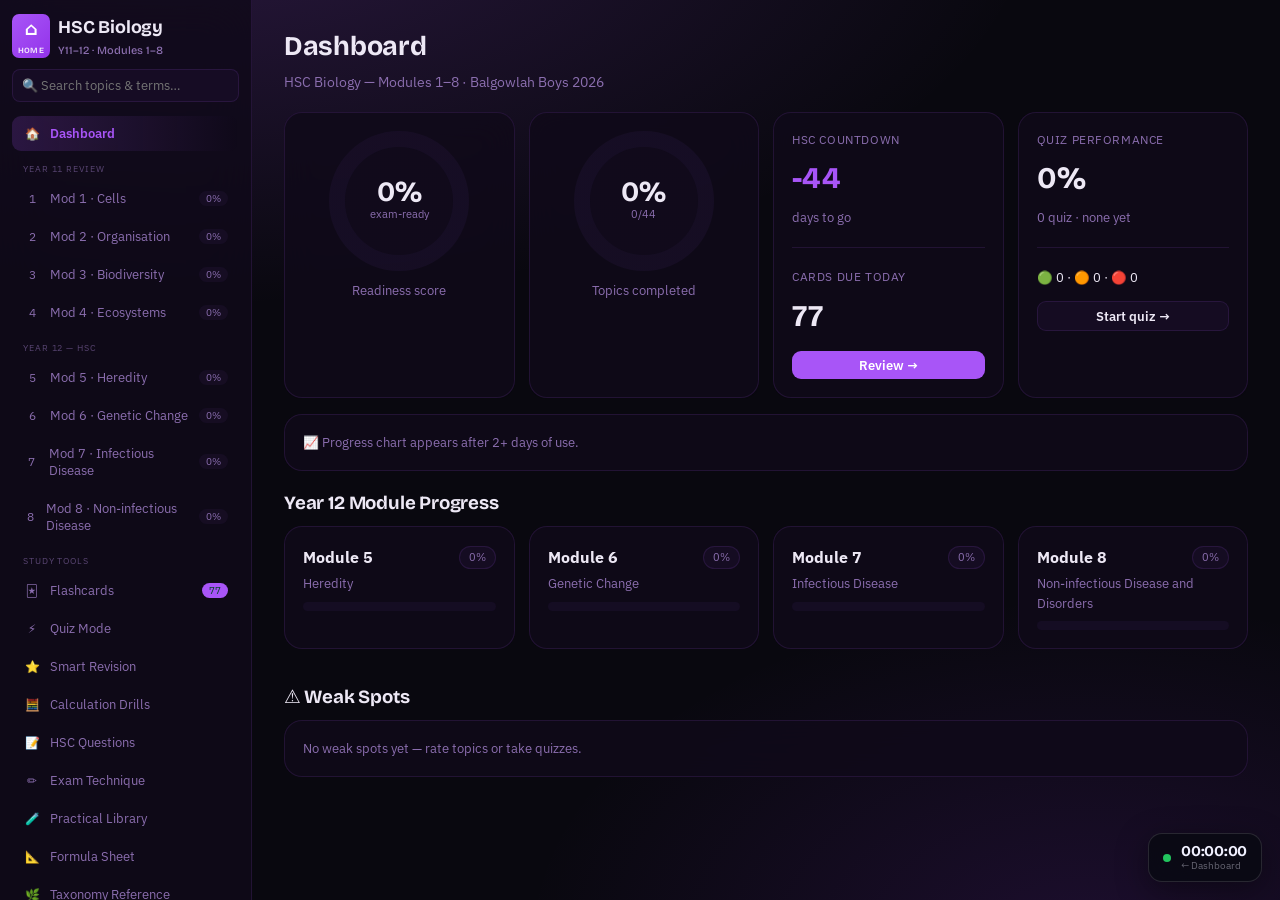
<file: biology/index.html>
<!DOCTYPE html>
<html lang="en" data-theme="dark">
<head>
<meta charset="UTF-8"/>
<meta name="viewport" content="width=device-width,initial-scale=1.0"/>
<title>HSC Biology Y12 — Study Tool</title>
<link rel="preconnect" href="https://fonts.googleapis.com">
<link rel="preconnect" href="https://fonts.gstatic.com" crossorigin>
<link href="https://fonts.googleapis.com/css2?family=Bricolage+Grotesque:opsz,wght@12..60,400;12..60,700;12..60,800&family=IBM+Plex+Mono:wght@400&family=IBM+Plex+Sans:wght@400;500;600&display=swap" rel="stylesheet">
<style>
:root{
  --bg:#09080f;
  --surface:rgba(16,10,26,0.84);
  --surface2:rgba(26,16,42,0.68);
  --accent:#a855f7;--accent2:#9333ea;
  --text:#ede8f5;--muted:#8b6eaf;
  --line:rgba(168,85,247,.13);
  --blue:#3b82f6;--green:#22c55e;--amber:#f59e0b;--red:#ef4444;--purple:#a855f7;
  --blueb:rgba(59,130,246,.11);
  --greenb:rgba(34,197,94,.11);
  --amberb:rgba(245,158,11,.11);
  --redb:rgba(239,68,68,.11);
  --purpleb:rgba(168,85,247,.13);
  color-scheme:dark;
}
html[data-theme="light"]{
  --bg:#f7f3ff;
  --surface:#ffffff;
  --surface2:#f2ebff;
  --accent:#9333ea;--accent2:#7c3aed;
  --text:#1a0a2e;--muted:#7c3aed;
  --line:rgba(0,0,0,.10);
  --blueb:#e6f0fb;--greenb:#e7f7ec;
  --amberb:#fdf3e1;--redb:#fbe9e9;
  --purpleb:#f3e8ff;
  color-scheme:light;
}
*{box-sizing:border-box}
body{
  margin:0;
  background:var(--bg);
  background-image:
    radial-gradient(ellipse 120% 80% at 15% -10%,rgba(168,85,247,.20),transparent 55%),
    radial-gradient(ellipse 80% 70% at 85% 105%,rgba(147,51,234,.14),transparent 55%);
  background-attachment:fixed;
  color:var(--text);
  font-family:"IBM Plex Sans",system-ui,-apple-system,Segoe UI,Roboto,sans-serif;
  line-height:1.55;
}
html[data-theme="light"] body{
  background-image:
    radial-gradient(ellipse 100% 60% at 10% -5%,rgba(168,85,247,.10),transparent 55%),
    radial-gradient(ellipse 70% 50% at 90% 110%,rgba(147,51,234,.07),transparent 55%);
}
h1,h2,h3,h4,.brand{font-family:"Bricolage Grotesque","IBM Plex Sans",system-ui,sans-serif;font-weight:700;letter-spacing:-.01em}
a{color:var(--accent)}
@keyframes fu{from{opacity:0;transform:translateY(8px)}to{opacity:1;transform:none}}
.app{display:flex;min-height:100vh}
.sidebar{width:252px;background:var(--surface);backdrop-filter:blur(24px);-webkit-backdrop-filter:blur(24px);border-right:1px solid var(--line);position:sticky;top:0;height:100vh;display:flex;flex-direction:column;padding:14px 12px;gap:10px;overflow-y:auto;flex-shrink:0}
.brand{font-size:18px;display:flex;align-items:center;gap:8px}
.brand .logo{width:26px;height:26px;border-radius:7px;background:linear-gradient(135deg,var(--accent),var(--accent2));display:flex;align-items:center;justify-content:center;color:#fff;font-weight:800;font-size:13px}
.brand small{display:block;color:var(--muted);font-size:11px;font-weight:500;letter-spacing:0}
.search{display:flex;flex-direction:column;gap:4px;position:relative}
.search input{width:100%;background:var(--surface2);border:1px solid var(--line);color:var(--text);border-radius:9px;padding:8px 10px;font-size:13px}
.search input:focus{outline:none;border-color:var(--accent)}
.searchres{position:absolute;top:42px;left:0;right:0;background:var(--surface2);border:1px solid var(--line);border-radius:9px;max-height:320px;overflow-y:auto;z-index:30;box-shadow:0 12px 30px rgba(0,0,0,.45)}
.searchres .r{padding:8px 10px;border-bottom:1px solid var(--line);cursor:pointer;font-size:13px}
.searchres .r:hover{background:var(--surface)}.searchres .r:last-child{border-bottom:none}
.navlist{display:flex;flex-direction:column;gap:3px;margin-top:4px}
.navbtn{display:flex;align-items:center;gap:9px;background:none;border:none;color:var(--muted);text-align:left;padding:9px 11px;border-radius:9px;cursor:pointer;font-size:13px;font-family:inherit;width:100%;transition:.12s}
.navbtn .ic{width:18px;text-align:center;font-size:12px}
.navbtn:hover{background:var(--surface2);color:var(--text)}
.navbtn.active{background:linear-gradient(90deg,rgba(168,85,247,.18),transparent);color:var(--accent);font-weight:600}
.navbtn .badge{margin-left:auto;font-size:10px;background:var(--surface2);color:var(--muted);padding:1px 7px;border-radius:20px}
.nav-sep{font-size:9px;text-transform:uppercase;letter-spacing:.1em;color:var(--muted);padding:8px 11px 2px;opacity:.6}
.exampill{margin-top:auto;background:var(--surface2);border:1px solid var(--line);border-radius:11px;padding:10px}
.exampill label{font-size:11px;color:var(--muted);display:block;margin-bottom:5px;text-transform:uppercase;letter-spacing:.06em}
.exampill .cd{font-size:22px;font-weight:700;color:var(--accent);font-family:"Bricolage Grotesque",sans-serif}
.exampill input{width:100%;margin-top:7px;background:var(--bg);border:1px solid var(--line);color:var(--text);border-radius:7px;padding:5px 7px;font-size:12px}
.sb-foot{display:flex;gap:6px;flex-wrap:wrap}
.sb-foot button{flex:1;font-size:11px;padding:6px;background:var(--surface2);border:1px solid var(--line);color:var(--muted);border-radius:8px;cursor:pointer;min-width:60px}
.sb-foot button:hover{color:var(--text);border-color:var(--accent)}
.main{flex:1;min-width:0;padding:26px 32px 90px;max-width:1120px;animation:fu .22s ease}
.page-head{margin-bottom:18px;display:flex;align-items:flex-end;gap:14px;flex-wrap:wrap}
.page-head h1{font-size:27px;margin:0 0 4px}.page-head p{color:var(--muted);margin:0;font-size:14px}
.page-head .spacer{flex:1}
.card{background:var(--surface);backdrop-filter:blur(16px);-webkit-backdrop-filter:blur(16px);border:1px solid var(--line);border-radius:18px;padding:18px;margin-bottom:16px}
.grid{display:grid;gap:14px}
.g2{grid-template-columns:repeat(2,1fr)}.g3{grid-template-columns:repeat(3,1fr)}.g4{grid-template-columns:repeat(4,1fr)}
@media(max-width:900px){.g2,.g3,.g4{grid-template-columns:1fr}}
.bar{height:9px;background:var(--surface2);border-radius:20px;overflow:hidden}
.bar>i{display:block;height:100%;background:linear-gradient(90deg,var(--accent),var(--accent2));border-radius:20px;transition:width .4s}
.stat{display:flex;flex-direction:column;gap:6px}
.stat .big{font-size:30px;font-weight:700;font-family:"Bricolage Grotesque",sans-serif}
.stat .lbl{color:var(--muted);font-size:12px;text-transform:uppercase;letter-spacing:.05em}
.ring{--p:0;width:140px;height:140px;border-radius:50%;background:conic-gradient(var(--accent) calc(var(--p)*3.6deg),var(--surface2) 0);display:grid;place-items:center;margin:0 auto}
.ring .inner{width:108px;height:108px;border-radius:50%;background:var(--surface);display:flex;align-items:center;justify-content:center;flex-direction:column;text-align:center}
.ring .inner b{font-size:28px;font-family:"Bricolage Grotesque",sans-serif;line-height:1}
.ring .inner small{color:var(--muted);font-size:11px}
.mod-h{display:flex;align-items:center;gap:12px;cursor:pointer;padding:15px 18px;background:var(--surface);backdrop-filter:blur(12px);-webkit-backdrop-filter:blur(12px);border:1px solid var(--line);border-radius:14px;margin-bottom:10px}
.mod-h:hover{border-color:var(--accent)}
.mod-h .num{width:38px;height:38px;border-radius:10px;background:var(--surface2);display:grid;place-items:center;font-weight:700;color:var(--accent);font-family:"Bricolage Grotesque",sans-serif}
.mod-h h2{font-size:17px;margin:0}.mod-h .sub{color:var(--muted);font-size:12.5px}
.mod-h .chev{color:var(--muted);transition:.2s;font-size:13px}
.mod-h.open .chev{transform:rotate(90deg)}
.dot{background:var(--surface);backdrop-filter:blur(12px);-webkit-backdrop-filter:blur(12px);border:1px solid var(--line);border-radius:13px;margin:0 0 11px;overflow:hidden}
.dot.flash{border-color:var(--accent);box-shadow:0 0 0 2px rgba(168,85,247,.28)}
.dot-h{display:flex;align-items:flex-start;gap:11px;padding:14px 16px;cursor:pointer}
.dot-h:hover{background:var(--surface2)}
.dot-h .chk{margin-top:3px;width:17px;height:17px;accent-color:var(--accent);cursor:pointer;flex-shrink:0}
.dot-h .ttl{flex:1;font-weight:600;font-size:15px}
.dot-h .conf-dot{width:11px;height:11px;border-radius:50%;margin-top:5px;flex-shrink:0;background:var(--line)}
.conf-good{background:var(--green)!important}.conf-shaky{background:var(--amber)!important}.conf-weak{background:var(--red)!important}
.tags{display:flex;gap:5px;flex-wrap:wrap;margin-top:5px}
.tag{font-size:10px;padding:1.5px 7px;border-radius:20px;background:var(--surface2);color:var(--muted);border:1px solid var(--line)}
.tag.hsc{color:#fda4af;border-color:#5b2330}.tag.syl{color:#7dd3fc;border-color:#1e4a63}.tag.custom{color:#d8b4fe;border-color:#3d2350}.tag.y11{color:#86efac;border-color:#1a4a2a}
.dot-body{padding:0 16px 16px;display:none}.dot.open .dot-body{display:block}
.box{border-radius:10px;padding:11px 13px;margin:9px 0;font-size:14px;border-left:3px solid}
.box .bx-l{font-size:10.5px;text-transform:uppercase;letter-spacing:.07em;font-weight:700;display:block;margin-bottom:4px;opacity:.9}
.box.def{background:var(--blueb);border-color:var(--blue)}.box.def .bx-l{color:#93c5fd}
.box.eqn{background:var(--greenb);border-color:var(--green);font-family:"IBM Plex Mono",ui-monospace,monospace}.box.eqn .bx-l{color:#86efac;font-family:inherit}
.box.tip{background:var(--amberb);border-color:var(--amber)}.box.tip .bx-l{color:#fcd34d}
.box.trap{background:var(--redb);border-color:var(--red)}.box.trap .bx-l{color:#fca5a5}
.box.mnem{background:var(--purpleb);border-color:var(--purple)}.box.mnem .bx-l{color:#d8b4fe}
.box.calc{background:var(--surface2);border-color:var(--accent)}.box.calc .bx-l{color:var(--accent)}
.box.calc .body{white-space:pre-wrap;font-family:"IBM Plex Mono",monospace;font-size:13px}
.box[contenteditable]{outline:none}
.box.editing{box-shadow:inset 0 0 0 1px var(--accent)}
/* pretty-box rows */
.prow{display:flex;gap:10px;padding:6px 0;border-bottom:1px solid rgba(128,128,128,.12);align-items:flex-start}
.prow:last-child{border-bottom:none}
.plbl{font-weight:700;font-size:12px;min-width:90px;max-width:140px;flex-shrink:0;opacity:.8;padding-top:2px;line-height:1.4;text-transform:none}
.pval{flex:1;font-size:13.5px;line-height:1.55}
.pbul{display:flex;gap:7px;padding:5px 0;border-bottom:1px solid rgba(128,128,128,.08);font-size:13.5px;line-height:1.55;align-items:flex-start}
.pbul:last-child{border-bottom:none}
.pbul-dot{color:var(--accent);font-size:10px;flex-shrink:0;padding-top:4px;opacity:.7}
/* flashcard back layouts */
.fc-vs{display:grid;grid-template-columns:1fr 1fr;gap:10px;margin:2px 0}
.fc-vs-col{background:var(--surface2);border-radius:9px;padding:10px 12px;text-align:left}
.fc-vs-hd{font-size:10px;font-weight:700;text-transform:uppercase;letter-spacing:.08em;color:var(--accent);margin-bottom:7px;border-bottom:1px solid var(--line);padding-bottom:4px}
.fc-row{display:flex;gap:8px;padding:5px 0;border-bottom:1px solid rgba(128,128,128,.1);font-size:13px;line-height:1.55;align-items:flex-start;text-align:left}
.fc-row:last-child{border-bottom:none}
.fc-rl{font-weight:700;min-width:75px;max-width:110px;flex-shrink:0;font-size:11.5px;color:var(--accent);padding-top:1px;line-height:1.4}
.fc-rv{flex:1}
.fc-bul{display:flex;gap:7px;padding:4px 0;border-bottom:1px solid rgba(128,128,128,.08);font-size:13px;line-height:1.55;align-items:flex-start;text-align:left}
.fc-bul:last-child{border-bottom:none}
.fc-bd{color:var(--accent);font-size:10px;flex-shrink:0;padding-top:4px;opacity:.8}
.fc-step{display:flex;gap:8px;padding:4px 0;font-size:13px;line-height:1.55;border-bottom:1px solid rgba(128,128,128,.08);text-align:left}
.fc-step:last-child{border-bottom:none}
.fc-sn{color:var(--accent);font-weight:700;min-width:16px;font-size:11px;padding-top:2px;flex-shrink:0}
.fc-def{font-size:14px;line-height:1.7;text-align:left}
.psteps{display:flex;flex-direction:column;gap:3px}
.pstep{display:flex;gap:10px;padding:4px 0;border-bottom:1px solid rgba(128,128,128,.08);align-items:flex-start;font-family:"IBM Plex Mono",monospace;font-size:13px}
.pstep:last-child{border-bottom:none}
.pstep-n{color:var(--accent);font-weight:700;min-width:18px;flex-shrink:0;font-size:11px;padding-top:2px}
/* term table */
.term-section{background:var(--surface);backdrop-filter:blur(12px);-webkit-backdrop-filter:blur(12px);border:1px solid var(--line);border-radius:14px;padding:16px;margin-bottom:18px}
.term-section h3{margin:0 0 10px;font-size:16px;display:flex;align-items:center;gap:8px;cursor:pointer}
.term-section h3 .chev{color:var(--muted);font-size:12px;transition:.2s;margin-left:auto}
.term-section h3.open .chev{transform:rotate(90deg)}
.term-topic{margin-bottom:10px}
.term-topic-title{font-size:11px;text-transform:uppercase;letter-spacing:.07em;color:var(--accent);font-weight:700;margin-bottom:6px}
.term-table{width:100%;border-collapse:collapse;font-size:13px}
.term-table td{padding:5px 8px;border-bottom:1px solid var(--line);vertical-align:top}
.term-table td:first-child{font-weight:600;color:var(--text);width:30%;white-space:nowrap}
.term-table td:last-child{color:var(--muted)}
.term-table tr:last-child td{border-bottom:none}
.must-mem{background:rgba(168,85,247,.08);border:1px solid rgba(168,85,247,.25);border-radius:10px;padding:12px 14px;margin:10px 0}
.must-mem h4{margin:0 0 8px;font-size:12px;text-transform:uppercase;letter-spacing:.07em;color:var(--accent)}
.must-mem-item{margin-bottom:8px;font-size:13.5px}
.must-mem-item b{color:var(--accent)}
.must-mem-item:last-child{margin-bottom:0}
/* q */
.q{border:1px solid var(--line);border-radius:10px;padding:11px 13px;margin:9px 0;background:var(--surface2)}
.q .qq{font-size:14px;margin-bottom:7px;font-weight:500}
.q .ans{display:none;border-top:1px dashed var(--line);margin-top:9px;padding-top:9px;font-size:13.5px;color:#d8b4fe;white-space:pre-wrap}
.q.show .ans{display:block}
.q .reveal{font-size:12px;background:var(--surface);border:1px solid var(--line);color:var(--accent);padding:4px 11px;border-radius:7px;cursor:pointer}
.confrow{display:flex;gap:7px;align-items:center;margin:12px 0 5px;flex-wrap:wrap}
.confrow span{font-size:12px;color:var(--muted);margin-right:3px}
.cbtn{font-size:12.5px;padding:5px 13px;border-radius:8px;border:1px solid var(--line);background:var(--surface2);color:var(--muted);cursor:pointer}
.cbtn.good.on{background:rgba(34,197,94,.18);color:#86efac;border-color:var(--green)}
.cbtn.shaky.on{background:rgba(245,158,11,.18);color:#fcd34d;border-color:var(--amber)}
.cbtn.weak.on{background:rgba(239,68,68,.18);color:#fca5a5;border-color:var(--red)}
textarea.notes{width:100%;background:var(--bg);border:1px solid var(--line);color:var(--text);border-radius:9px;padding:9px;font-family:inherit;font-size:13px;resize:vertical;min-height:58px;margin-top:6px}
textarea.notes:focus{outline:none;border-color:var(--accent)}
.btn{background:var(--accent);color:#fff;border:none;border-radius:9px;padding:9px 15px;font-weight:600;cursor:pointer;font-family:inherit;font-size:14px}
.btn:hover{background:var(--accent2)}.btn:disabled{opacity:.5;cursor:not-allowed}
.btn.ghost{background:var(--surface2);color:var(--text);border:1px solid var(--line)}
.btn.ghost:hover{border-color:var(--accent);color:var(--accent)}
.btn.sm{padding:6px 11px;font-size:12.5px}.btn.on{background:var(--accent);color:#fff}
.pill{display:inline-block;font-size:11px;padding:2px 9px;border-radius:20px;background:var(--surface2);border:1px solid var(--line);color:var(--muted)}
select,input[type=number],input[type=text]{background:var(--surface2);border:1px solid var(--line);color:var(--text);border-radius:8px;padding:7px 9px;font-family:inherit;font-size:13px}
select:focus,input:focus{outline:none;border-color:var(--accent)}
.chips{display:flex;gap:7px;flex-wrap:wrap}
.chip{font-size:13px;padding:6px 12px;border-radius:20px;border:1px solid var(--line);background:var(--surface2);color:var(--muted);cursor:pointer}
.chip.on{background:rgba(168,85,247,.14);color:var(--accent);border-color:var(--accent)}
.row{display:flex;gap:10px;align-items:center;flex-wrap:wrap}
.muted{color:var(--muted)}.accent{color:var(--accent)}.small{font-size:12.5px}
.divider{height:1px;background:var(--line);margin:14px 0}
.kv{display:flex;justify-content:space-between;padding:6px 0;border-bottom:1px solid var(--line);font-size:13.5px}.kv:last-child{border:none}
.tablebox{width:100%;border-collapse:collapse;font-size:13px}
.tablebox th,.tablebox td{border:1px solid var(--line);padding:7px 9px;text-align:left;vertical-align:top}
.tablebox th{background:var(--surface2);color:var(--accent)}
.collapse-h{cursor:pointer;display:flex;align-items:center;gap:10px}
.collapse-h .chev{margin-left:auto;color:var(--muted);transition:.2s}.collapse-h.open .chev{transform:rotate(90deg)}
.hidden{display:none!important}
svg.diagram{width:100%;max-width:540px;height:auto;display:block;margin:10px 0;background:var(--bg);border:1px solid var(--line);border-radius:12px}
.diagram text{fill:var(--text);font-family:"IBM Plex Sans",sans-serif;font-size:13px}
.diagram .ax{stroke:var(--muted);stroke-width:1.5;fill:none}
.diagram .gl{stroke:var(--line);stroke-width:1}
.toast{position:fixed;bottom:22px;left:50%;transform:translateX(-50%);background:var(--surface2);border:1px solid var(--accent);color:var(--text);padding:11px 20px;border-radius:11px;z-index:100;box-shadow:0 10px 30px rgba(0,0,0,.4);opacity:0;transition:.25s;pointer-events:none}
.toast.show{opacity:1}
::-webkit-scrollbar{width:9px;height:9px}::-webkit-scrollbar-thumb{background:var(--line);border-radius:8px}
.modal{position:fixed;inset:0;background:rgba(0,0,0,.65);backdrop-filter:blur(4px);-webkit-backdrop-filter:blur(4px);display:grid;place-items:center;z-index:90;padding:20px}
.modal .box2{background:var(--surface);border:1px solid var(--line);border-radius:14px;padding:20px;max-width:560px;width:100%;max-height:85vh;overflow:auto}
.modal textarea{width:100%;min-height:160px;background:var(--bg);border:1px solid var(--line);color:var(--text);border-radius:9px;padding:10px;font-family:"IBM Plex Mono",monospace;font-size:12px}
.fc-side-lbl{font-size:10px;font-weight:700;letter-spacing:.12em;text-transform:uppercase;color:var(--muted);margin-bottom:10px}
.fc-side-lbl.front{color:var(--accent)}
.fc-side-lbl.back{color:var(--accent2)}
@media(max-width:820px){.app{flex-direction:column}.sidebar{position:relative;width:100%;height:auto}.main{padding:18px 16px 60px;animation:none}.ring{width:120px;height:120px}}
.ep-grid{display:grid;grid-template-columns:repeat(auto-fill,minmax(260px,1fr));gap:14px;margin-top:4px}
.ep-card{background:var(--surface);border:1px solid var(--line);border-radius:14px;padding:16px;display:flex;flex-direction:column;gap:10px;transition:.15s}
.ep-card:hover{border-color:rgba(34,197,94,.4);transform:translateY(-1px)}
.ep-year{font-size:22px;font-weight:800;font-family:"Bricolage Grotesque",sans-serif;color:var(--accent)}
.ep-label{font-size:13px;color:var(--text);font-weight:600}
.ep-meta{font-size:11.5px;color:var(--muted);display:flex;gap:8px;flex-wrap:wrap}
.ep-meta span{background:var(--surface2);padding:2px 8px;border-radius:20px;border:1px solid var(--line)}
.ep-btns{display:flex;gap:6px;margin-top:2px;flex-wrap:wrap}
.ep-pill{font-size:11px;padding:3px 9px;border-radius:20px;border:1px solid rgba(34,197,94,.35);background:rgba(34,197,94,.1);color:#22c55e;white-space:nowrap}
.ep-pill.att{border-color:rgba(34,197,94,.6);background:rgba(34,197,94,.18);color:var(--accent)}
.etimer-overlay{display:none;position:fixed;inset:0;background:rgba(0,0,0,.72);backdrop-filter:blur(8px);z-index:200;align-items:center;justify-content:center}
.etimer-overlay.open{display:flex}
.etimer-box{background:var(--surface);border:1px solid var(--line);border-radius:20px;padding:32px 36px;text-align:center;min-width:320px;box-shadow:0 24px 60px rgba(0,0,0,.6)}
.etimer-title{font-size:14px;color:var(--muted);margin-bottom:4px}
.etimer-paper{font-size:16px;font-weight:700;margin-bottom:20px}
.etimer-display{font-size:58px;font-weight:800;font-family:"Bricolage Grotesque",sans-serif;letter-spacing:-.02em;line-height:1;margin-bottom:6px;transition:color .3s}
.etimer-display.warn{color:#f59e0b}.etimer-display.danger{color:#ef4444}
.etimer-sub{font-size:12px;color:var(--muted);margin-bottom:24px}
.etimer-btns{display:flex;gap:8px;justify-content:center;flex-wrap:wrap}
</style>
</head>
<body>
<div class="app">
  <aside class="sidebar">
    <div class="brand"><a href="../index.html" style="text-decoration:none"><span class="logo" style="width:38px;height:44px;font-size:18px;flex-direction:column;gap:1px">⌂<span style="font-size:8px;font-weight:700;letter-spacing:.04em;opacity:.85">HOME</span></span></a><div>HSC Biology<small>Y11–12 · Modules 1–8</small></div></div>
    <div class="search">
      <input id="globalSearch" type="text" placeholder="🔍 Search topics & terms…" autocomplete="off"/>
      <div id="searchRes" class="searchres hidden"></div>
    </div>
    <nav class="navlist" id="nav"></nav>
    <div class="exampill">
      <label>HSC Exam Countdown</label>
      <div class="cd" id="countdown">— days</div>
      <input id="examDate" type="date"/>
    </div>
    <div class="sb-foot">
      <button id="themeBtn">☀ Theme</button>
      <button id="ioBtn">⇅ Backup</button>
    </div>
  </aside>
  <main class="main" id="main"></main>
</div>
<div class="toast" id="toast"></div>
<div class="etimer-overlay" id="etimerOverlay" onclick="if(event.target===this)etimerClose()">
  <div class="etimer-box">
    <div class="etimer-title" id="etimerTitle"></div>
    <div class="etimer-paper" id="etimerSubs"></div>
    <div class="etimer-display" id="etimerDisplay">00:00</div>
    <div class="bar" style="margin-bottom:20px"><div id="etimerPct" style="height:100%;width:0%;background:var(--accent);border-radius:20px;transition:width 1s linear"></div></div>
    <div class="etimer-sub">Press Start when you open the PDF</div>
    <div class="etimer-btns">
      <button class="btn" id="etimerStartBtn" onclick="etimerToggle()">▶ Start</button>
      <button class="btn ghost" onclick="etimerReset()">↺ Reset</button>
      <button class="btn ghost" onclick="etimerClose()">✕ Close</button>
    </div>
  </div>
</div>
<div id="ftimer" style="display:none;position:fixed;bottom:20px;right:20px;background:rgba(10,8,20,.92);border:1px solid rgba(168,85,247,.4);border-radius:14px;padding:10px 15px;backdrop-filter:blur(20px);z-index:500;align-items:center;gap:10px;box-shadow:0 8px 30px rgba(0,0,0,.5);cursor:pointer;font-family:'IBM Plex Sans',system-ui,sans-serif" onclick="window.location='../index.html'">
  <div id="ft-icon" style="font-size:16px">🧬</div>
  <div><div id="ft-subj" style="font-size:10px;color:rgba(255,255,255,.4);text-transform:uppercase;letter-spacing:.08em;margin-bottom:1px"></div><div id="ft-time" style="font-size:18px;font-weight:800;color:#22c55e;font-family:'Bricolage Grotesque',system-ui,sans-serif;letter-spacing:-.01em">00:00:00</div></div>
  <div style="font-size:10px;color:rgba(255,255,255,.3);padding-left:6px;border-left:1px solid rgba(255,255,255,.1)">↗ dash</div>
</div>
<script>
(function(){
  const TK='hsc_timer_v2';
  const SUBJ_MAP={eng:{name:'English',icon:'📚',color:'#22c55e'},bio:{name:'Biology',icon:'🧬',color:'#a855f7'},chem:{name:'Chem',icon:'⚗️',color:'#38bdf8'},math:{name:'Maths',icon:'📐',color:'#f97316'}};
  function getTS(){try{return JSON.parse(localStorage.getItem(TK))||{running:false,elapsed:0,startedAt:null};}catch(e){return{running:false,elapsed:0,startedAt:null};}}
  function timerSec(){const ts=getTS();return(ts.running&&ts.startedAt)?ts.elapsed+Math.floor((Date.now()-ts.startedAt)/1000):ts.elapsed;}
  function fmt(s){return[Math.floor(s/3600),Math.floor((s%3600)/60),s%60].map(n=>String(n).padStart(2,'0')).join(':');}
  function update(){
    const ts=getTS(),el=document.getElementById('ftimer');
    if(!el)return;
    if(!ts.running&&ts.elapsed===0){el.style.display='none';return;}
    el.style.display='flex';
    const sec=timerSec();
    const s=SUBJ_MAP[ts.subject]||SUBJ_MAP.bio;
    document.getElementById('ft-icon').textContent=s.icon;
    document.getElementById('ft-subj').textContent=s.name;
    document.getElementById('ft-time').textContent=fmt(sec);
    document.getElementById('ft-time').style.color=s.color;
  }
  update();setInterval(update,1000);
})();
</script>
<script>
(function syncThemeDash(){
  try{
    const d=JSON.parse(localStorage.getItem('hsc_dash_v2')||'{}');
    if(d.theme){document.documentElement.setAttribute('data-theme',d.theme);}
  }catch(e){}
}());
</script>
<script>
const LS_KEY="hscbio_progress";
const DEFAULT_STATE={check:{},conf:{},notes:{},examDate:"2026-10-21",quizLog:[],theme:"dark",streak:[],edits:{},addedDots:{},addedQ:{},editMode:false,quizStats:{},srs:{},history:[],bookmarks:{},paperAttempts:{}};
const TODAY=()=>new Date().toISOString().slice(0,10);
const daysBetween=(a,b)=>Math.round((new Date(b)-new Date(a))/86400000);
const addDays=(iso,n)=>{const d=new Date(iso);d.setDate(d.getDate()+n);return d.toISOString().slice(0,10);};
let state=load();
function load(){try{const s=JSON.parse(localStorage.getItem(LS_KEY));if(s)return Object.assign({},JSON.parse(JSON.stringify(DEFAULT_STATE)),s);}catch(e){}return JSON.parse(JSON.stringify(DEFAULT_STATE));}
let saveT;function save(){clearTimeout(saveT);saveT=setTimeout(()=>localStorage.setItem(LS_KEY,JSON.stringify(state)),350);}
function toast(m){const t=document.getElementById('toast');t.textContent=m;t.classList.add('show');setTimeout(()=>t.classList.remove('show'),1700);}
function esc(s){return (s==null?'':String(s)).replace(/[&<>"]/g,c=>({'&':'&amp;','<':'&lt;','>':'&gt;','"':'&quot;'}[c]));}
function stripTags(s){return String(s).replace(/<[^>]+>/g,'');}
function streakToday(){const d=new Date().toISOString().slice(0,10);if(!state.streak.includes(d)){state.streak.push(d);save();}}

/* ============================= MODULES ============================= */
const MODULES=[
/* ---- Y11 BRIEF ---- */
{id:"m1",num:1,title:"Cells as the Basis of Life",year:11,sub:"Y11 Review · Cell structure, function & biochemistry",
 terms:[
  {topic:"Cell Structure",items:[["Prokaryote","Cell lacking a membrane-bound nucleus (e.g. bacteria)"],["Eukaryote","Cell with a membrane-bound nucleus (e.g. animal, plant, fungal cells)"],["Organelle","Specialised structure within a cell performing a specific function"],["Nucleus","Controls cell activity; contains DNA"],["Mitochondria","Site of aerobic respiration; produces ATP"],["Chloroplast","Site of photosynthesis in plant cells; contains chlorophyll"],["Ribosome","Site of protein synthesis; found on rough ER and free in cytoplasm"],["Cell membrane","Selectively permeable phospholipid bilayer controlling entry/exit of substances"],["Fluid mosaic model","Model of membrane: phospholipid bilayer with embedded proteins that can move"]]},
  {topic:"Cell Function",items:[["Diffusion","Passive movement of particles from high to low concentration"],["Osmosis","Diffusion of water across a selectively permeable membrane from high to low water potential"],["Active transport","Movement of substances against concentration gradient; requires ATP"],["Endocytosis","Engulfing of particles into the cell via membrane folding"],["Exocytosis","Expulsion of substances from the cell via vesicle fusion with membrane"],["Enzyme","Biological catalyst; protein that speeds up reactions without being consumed"],["Active site","Region on enzyme that binds the specific substrate"],["Denaturation","Irreversible loss of enzyme shape/function due to heat or pH change"],["ATP","Adenosine triphosphate; the cell's energy currency"],["Photosynthesis","Conversion of CO₂ + H₂O → glucose + O₂ using light energy in chloroplasts"],["Cellular respiration","Breakdown of glucose to produce ATP; aerobic uses O₂, anaerobic does not"]]}
 ],
 keyDefs:[
  {term:"Prokaryote vs Eukaryote",def:"Prokaryotes lack a membrane-bound nucleus and organelles; DNA is circular in a nucleoid region. Eukaryotes have a membrane-bound nucleus and membrane-bound organelles."},
  {term:"Fluid mosaic model",def:"The cell membrane consists of a phospholipid bilayer in which proteins are embedded and can move laterally, giving it mosaic-like structure and fluid properties."},
  {term:"Osmosis",def:"The diffusion of water molecules across a selectively permeable membrane from a region of higher water potential to a region of lower water potential."},
  {term:"Enzyme",def:"A biological catalyst (protein) that lowers the activation energy of a specific reaction without being consumed, by binding its substrate at the active site."}
 ],
 topics:[
  {id:"m1.1",title:"Cell Structure — Prokaryotes vs Eukaryotes",tags:["Y11 Review"],
   def:"<b>Prokaryotic cells</b> (bacteria): no membrane-bound nucleus; circular DNA in nucleoid region; no membrane-bound organelles; smaller (1–10 µm); may have plasmids, flagella, pili, capsule. <b>Eukaryotic cells</b> (animals, plants, fungi): membrane-bound nucleus; linear DNA; membrane-bound organelles (mitochondria, ER, Golgi, etc.); larger (10–100 µm). Plant cells additionally have: cell wall (cellulose), chloroplasts, large central vacuole. Animal cells have: centrioles, small vacuoles.",
   eqn:"Key organelles: Nucleus → DNA storage + transcription. Ribosome → translation (protein synthesis). Mitochondria → aerobic respiration (ATP). Chloroplast → photosynthesis. ER (rough) → protein processing. Golgi → packaging + secretion. Lysosome → digestion of waste.",
   tip:"The MOST examinable Y11 link to Y12: understand prokaryote vs eukaryote structure because Module 5 contrasts prokaryotic and eukaryotic DNA organisation (circular vs linear, histones vs no histones, plasmids). Also: ribosomes = site of translation (Module 5 IQ3).",
   trap:"Mitochondria and chloroplasts have their own circular DNA and ribosomes — evidence they were once free-living prokaryotes (endosymbiotic theory). Don't say 'all cells have a cell wall' — only plants, fungi and bacteria."},
  {id:"m1.2",title:"Cell Function — Transport, Enzymes & Biochemistry",tags:["Y11 Review"],
   def:"<b>Passive transport</b> (no ATP): diffusion (concentration gradient), osmosis (water via semi-permeable membrane), facilitated diffusion (via protein channels). <b>Active transport</b> (requires ATP): moves substances against concentration gradient via carrier proteins. <b>Bulk transport</b>: endocytosis (in) and exocytosis (out) via vesicles. <b>Enzymes</b>: protein catalysts with a specific active site; substrate binds → enzyme-substrate complex → products released. Affected by temperature, pH, substrate concentration. <b>Photosynthesis</b>: 6CO₂ + 6H₂O → C₆H₁₂O₆ + 6O₂ (light energy). <b>Cellular respiration</b>: C₆H₁₂O₆ + 6O₂ → 6CO₂ + 6H₂O + ATP (aerobic).",
   tip:"Surface-area-to-volume ratio: as cells increase in size, SA:V decreases → diffusion becomes less efficient → multicellularity and specialised transport systems needed (links to Module 2). Temperature and enzyme activity: up to optimum → faster; above optimum → denaturation (permanent).",
   tip2:"Key Y12 link: enzyme concepts from M1 (active site, denaturation, substrate specificity) underpin understanding of how mutations in M5/M6 change protein shape → changed function.",
   trap:"Osmosis is NOT the same as diffusion — it specifically describes water movement and requires a selectively permeable membrane. Active transport and endocytosis both require ATP but are different processes (protein carrier vs vesicle)."}
 ]},
{id:"m2",num:2,title:"Organisation of Living Things",year:11,sub:"Y11 Review · Tissues, organs, transport systems",
 terms:[
  {topic:"Cell Organisation",items:[["Tissue","Group of similar cells performing a common function"],["Organ","Structure made of different tissues working together"],["Organ system","Group of organs working together for a body function"],["Cell differentiation","Process by which cells become specialised for specific functions"],["Multicellular organism","Organism made of many cells with specialised roles"]]},
  {topic:"Transport",items:[["Xylem","Plant vascular tissue that transports water and minerals upward from roots"],["Phloem","Plant vascular tissue that transports sugars (assimilates) to all parts of plant"],["Transpiration","Evaporation of water from leaves; drives water movement up xylem"],["Cohesion-tension theory","Mechanism of water movement in plants: cohesion of water + tension from transpiration"],["Stomata","Pores in leaf epidermis; regulate gas exchange and water loss"],["Alveoli","Air sacs in lungs with thin walls and large surface area for gas exchange"],["Open circulatory system","Blood/haemolymph not confined to vessels; bathes organs directly (e.g. insects)"],["Closed circulatory system","Blood confined to vessels; higher pressure and faster delivery (e.g. mammals)"]]}
 ],
 keyDefs:[
  {term:"Transpiration-cohesion-tension",def:"Water evaporates from leaves (transpiration) creating tension; cohesion between water molecules and adhesion to xylem walls pulls a continuous column of water up from roots."},
  {term:"Autotroph vs Heterotroph",def:"Autotrophs produce their own organic molecules using light (photosynthesis) or chemical energy. Heterotrophs obtain organic molecules by consuming other organisms."}
 ],
 topics:[
  {id:"m2.1",title:"Cell Organisation — Tissues, Organs, Systems",tags:["Y11 Review"],
   def:"Hierarchy: organelles → cells → tissues → organs → organ systems → organism. <b>Cell differentiation</b>: during development, cells express different genes → become specialised (e.g. muscle cells, nerve cells, red blood cells). Unicellular organisms perform all life functions in one cell. Colonial organisms (e.g. Volvox) are groups of similar cells with limited specialisation. Multicellular organisms have true tissue differentiation.",
   tip:"Y12 link: cell differentiation requires selective gene expression — directly links to Module 5 (genes + environment → phenotype) and Module 6 (how mutations affect specialised cells)."},
  {id:"m2.2",title:"Nutrient & Gas Requirements — Autotrophs vs Heterotrophs",tags:["Y11 Review"],
   def:"<b>Autotrophs</b> (plants, algae, some bacteria): produce organic molecules from CO₂ using light (photosynthesis) or chemical energy (chemosynthesis). Structures: leaves (photosynthesis), roots (water/mineral absorption), stomata (gas exchange). <b>Heterotrophs</b> (animals, fungi): consume organic molecules. Digestion: mechanical (physical breakdown) + chemical (enzymes). Absorption occurs across specialised surfaces (intestinal villi — thin, large SA, vascularised). Gas exchange: mammals — alveoli (thin walls, moist, large SA, rich blood supply); plants — stomata and lenticels.",
   tip:"SA:V and exchange surface features (thin, moist, large SA, good blood supply/transport) are a recurring theme — applies to alveoli, villi, root hair cells, and gill lamellae."},
  {id:"m2.3",title:"Transport Systems",tags:["Y11 Review"],
   def:"<b>Plants</b>: Xylem (water + minerals, root → leaves, cohesion-tension mechanism). Phloem (sugars, source → sink, pressure-flow mechanism). <b>Animals</b>: Open system (haemolymph bathes tissues directly; insects, some molluscs). Closed system (blood in vessels, higher pressure, faster; vertebrates). Mammalian cardiovascular: heart (pump), arteries (from heart), veins (to heart), capillaries (exchange). Blood composition: red blood cells (O₂ transport via haemoglobin), white blood cells (immunity), platelets (clotting), plasma (transport medium).",
   tip:"Y12 link: haemoglobin is a protein with quaternary structure (4 subunits) — directly links to Module 5 protein structure. The immune cells (WBCs) link directly to Module 7 (infectious disease — lymphocytes, phagocytes)."}
 ]},
{id:"m3",num:3,title:"Biological Diversity",year:11,sub:"Y11 Review · Adaptations, evolution, evidence",
 terms:[
  {topic:"Adaptations & Evolution",items:[["Adaptation","A heritable trait that increases an organism's fitness in its environment"],["Structural adaptation","Physical feature that increases survival (e.g. thick fur, camouflage)"],["Physiological adaptation","Internal biochemical/metabolic process aiding survival (e.g. salt glands, venom production)"],["Behavioural adaptation","Actions that increase survival (e.g. migration, hibernation, alarm calls)"],["Natural selection","Process by which heritable traits that increase fitness become more common over generations"],["Fitness","Reproductive success — ability to survive and pass on genes"],["Variation","Differences in traits between individuals of a population"],["Speciation","Formation of new species from a common ancestor, usually through reproductive isolation"],["Convergent evolution","Unrelated species independently evolve similar traits due to similar selection pressures"],["Divergent evolution","Related species evolve different traits as they adapt to different environments"],["Punctuated equilibrium","Evolution occurs in rapid bursts followed by long periods of stasis (vs gradualism)"],["Microevolution","Change in allele frequencies within a population over a short time"]]}
 ],
 keyDefs:[
  {term:"Natural selection",def:"Process by which individuals with heritable traits that increase reproductive fitness survive to reproduce more than others, causing those traits to become more frequent in the population over generations."},
  {term:"Speciation",def:"The formation of new species when populations of the same species become reproductively isolated and diverge genetically over time through natural selection and genetic drift."}
 ],
 topics:[
  {id:"m3.1",title:"Adaptations",tags:["Y11 Review"],
   def:"Adaptations increase an organism's ability to survive and reproduce in its environment. <b>Structural</b>: physical features (e.g. thick blubber in seals for insulation; long legs in desert animals to stay above hot ground; cryptic colouring for camouflage). <b>Physiological</b>: internal processes (e.g. salt-excreting glands in marine iguanas; concentrated urine in desert mammals; ectotherm metabolic rate adjustment). <b>Behavioural</b>: actions (e.g. nocturnal activity in desert animals; huddling behaviour in penguins; seasonal migration).",
   tip:"Y12 link: adaptations arise from natural selection acting on genetic variation — the mechanism is mutation (Module 6) creating new alleles, which are then selected for or against."},
  {id:"m3.2",title:"Theory of Evolution by Natural Selection",tags:["Y11 Review"],
   def:"Darwin and Wallace's theory: (1) Variation exists within populations. (2) Some variation is heritable. (3) More offspring are produced than can survive (overproduction). (4) Individuals with favourable variations survive and reproduce (differential survival/reproduction = natural selection). (5) Favourable traits become more common over generations. <b>Microevolution</b>: allele frequency change within a population. <b>Macroevolution</b>: speciation and higher-order changes over long periods. <b>Convergent evolution</b>: unrelated species evolve similar features (e.g. dolphin and shark body shape). <b>Divergent evolution</b>: related species evolve different features (e.g. Darwin's finches). <b>Punctuated equilibrium</b>: evolution in rapid bursts, not always gradual.",
   tip:"Modern example: antibiotic-resistant bacteria — random mutations create resistant variants; antibiotics act as selection pressure; resistant bacteria survive and reproduce → resistance increases in population. This is natural selection in real time."},
  {id:"m3.3",title:"Evidence for Evolution",tags:["Y11 Review"],
   def:"<b>Fossil record</b>: dated by stratigraphy and radiometric dating (e.g. carbon-14 for recent fossils; uranium-lead for older). Shows progression of forms over time. <b>Comparative anatomy</b>: homologous structures (same evolutionary origin, different function — e.g. human arm, whale flipper, bat wing) vs analogous structures (different origin, similar function — convergent evolution). <b>Comparative embryology</b>: embryos of different vertebrates show similarities early in development. <b>Biogeography</b>: distribution of species reflects evolutionary history (e.g. marsupials in Australia due to continental drift). <b>Biochemical evidence</b>: similarities in DNA sequences and protein structure reflect relatedness.",
   tip:"Y12 link: DNA sequencing (Module 5) is now the gold standard for determining evolutionary relationships and species classification — biochemical evidence has revolutionised our understanding of phylogeny."}
 ]},
{id:"m4",num:4,title:"Ecosystem Dynamics",year:11,sub:"Y11 Review · Population dynamics, past & future ecosystems",
 terms:[
  {topic:"Ecology",items:[["Ecosystem","Community of organisms plus their abiotic environment"],["Biotic factor","Living component of an ecosystem (predation, competition, symbiosis)"],["Abiotic factor","Non-living component (temperature, light, pH, water availability)"],["Population","Group of individuals of the same species in the same area at the same time"],["Community","All populations of different species living in the same area"],["Niche","The role and position of a species in its ecosystem (what it does, not just where it lives)"],["Trophic level","Position in a food chain (producer → primary consumer → secondary consumer…)"],["Predation","One organism kills and eats another; increases predator fitness, decreases prey fitness"],["Competition","Two species or individuals compete for the same limited resource"],["Symbiosis","Close, long-term interaction between two species"],["Mutualism","Both species benefit (e.g. clownfish + anemone)"],["Commensalism","One species benefits, the other is unaffected"],["Parasitism","One species benefits (parasite) at the expense of the other (host)"],["Carrying capacity","Maximum population size an environment can sustain indefinitely"],["Biodiversity","Variety of life at genetic, species and ecosystem levels"]]}
 ],
 keyDefs:[
  {term:"Niche",def:"The ecological role of a species — the sum of all resources it uses and conditions it requires; no two species can occupy exactly the same niche in the same area (competitive exclusion principle)."},
  {term:"Carrying capacity",def:"The maximum population size that an environment can support sustainably, determined by available resources (food, water, shelter, nesting sites)."}
 ],
 topics:[
  {id:"m4.1",title:"Population Dynamics",tags:["Y11 Review"],
   def:"Populations fluctuate based on biotic and abiotic factors. <b>Biotic</b>: predation (keeps prey populations in check), competition (intraspecific = same species; interspecific = different species), symbiosis, disease. <b>Abiotic</b>: temperature, rainfall, soil nutrients, light availability. Populations grow when birth rate + immigration > death rate + emigration. <b>Exponential growth</b>: unlimited resources → J-curve. <b>Logistic growth</b>: limited resources → S-curve approaching carrying capacity. <b>Sampling techniques</b>: quadrats (plants/slow animals), transects (distribution along gradient), mark-recapture (mobile animals).",
   tip:"Y12 link: population genetics (Module 5 IQ5) — population SIZE affects allele frequencies. Small populations = genetic drift is significant. Hardy-Weinberg equilibrium assumes a large population."},
  {id:"m4.2",title:"Past and Future Ecosystems",tags:["Y11 Review"],
   def:"<b>Evidence for past ecosystems</b>: fossil record, rock structure and formation (stratigraphy), ice core drilling (trapped air bubbles reveal past CO₂ and temperature), Aboriginal rock paintings (document past species distributions). <b>Radiometric dating</b>: uses decay of radioactive isotopes (e.g. ¹⁴C for <50,000 yr; uranium-lead for millions of years). <b>Gas analysis</b> of ice cores: reveals past atmospheric composition. <b>Human impacts on future ecosystems</b>: habitat destruction → extinction; introduced species → competition/predation; climate change → habitat shift; pollution → abiotic changes. <b>Ecosystem restoration</b>: revegetation of mining sites, removing introduced species, captive breeding programs.",
   tip:"Y12 link: human-induced selection pressures (Module 3/4) + genetic drift in small isolated populations (Module 6) = extinction risk. Conservation genetics (Module 5 IQ5) directly applies population genetics tools to manage at-risk species."}
 ]}
/* ---- M5 HEREDITY (Y12 FULL) ---- */
,{id:"m5",num:5,title:"Heredity",year:12,sub:"Reproduction · Mitosis/Meiosis · DNA replication · Transcription/Translation · Inheritance patterns · Population genetics",
 terms:[
  {topic:"Reproduction",items:[["Gamete","Haploid sex cell (sperm or egg) produced by meiosis"],["Zygote","Diploid cell formed by fusion of two gametes (fertilisation)"],["Blastocyst","Early embryo stage that implants into the uterus wall"],["Implantation","Attachment of the blastocyst to the endometrium ~6–10 days post-fertilisation"],["hCG","Human chorionic gonadotropin; maintains corpus luteum early in pregnancy"],["Binary fission","Asexual reproduction in prokaryotes: one cell divides into two identical cells"],["Budding","Asexual reproduction where a new organism grows from the parent body (e.g. yeast)"]]},
  {topic:"Cell Replication",items:[["Diploid (2n)","Cell containing two sets of chromosomes (one from each parent)"],["Haploid (n)","Cell containing one set of chromosomes (gametes)"],["Homologous chromosomes","Chromosome pairs carrying the same genes at the same loci but possibly different alleles"],["Sister chromatids","Identical copies of a chromosome joined at the centromere after DNA replication"],["Mitosis","Cell division producing two genetically identical diploid daughter cells"],["Meiosis","Two-stage cell division producing four genetically unique haploid gametes"],["Crossing over","Exchange of DNA segments between non-sister chromatids of homologous chromosomes in prophase I"],["Independent assortment","Random orientation of homologous pairs in meiosis I; each gamete gets a unique mix of maternal/paternal chromosomes"],["Chiasma","Point where crossing over occurs between homologous chromosomes"],["Semi-conservative replication","DNA replication producing two helices each with one original and one new strand"],["Helicase","Enzyme that unwinds the double helix by breaking hydrogen bonds"],["DNA polymerase","Enzyme that synthesises new DNA strands using a template"],["DNA ligase","Enzyme that joins Okazaki fragments on the lagging strand"]]},
  {topic:"DNA & Polypeptide Synthesis",items:[["Transcription","Synthesis of mRNA from a DNA template in the nucleus"],["Translation","Synthesis of a polypeptide from an mRNA sequence at ribosomes"],["mRNA","Messenger RNA; carries genetic code from nucleus to ribosome"],["tRNA","Transfer RNA; carries specific amino acids to the ribosome; has an anticodon"],["rRNA","Ribosomal RNA; structural and catalytic component of ribosomes"],["Codon","Triplet of mRNA bases coding for a specific amino acid"],["Anticodon","Complementary triplet on tRNA that pairs with an mRNA codon"],["Start codon","AUG; codes for methionine; begins translation"],["Stop codon","UAA, UAG or UGA; signals end of translation"],["Intron","Non-coding DNA sequence removed from pre-mRNA during splicing"],["Exon","Coding DNA sequence retained in mature mRNA"],["Polypeptide","Chain of amino acids joined by peptide bonds; folds into a functional protein"],["Denaturation","Disruption of protein secondary/tertiary structure; permanent change in shape/function"]]},
  {topic:"Genetic Variation & Inheritance",items:[["Gene","Section of DNA coding for a specific polypeptide or functional RNA"],["Allele","Alternative form of a gene at the same locus"],["Dominant","Allele expressed in the phenotype when only one copy is present"],["Recessive","Allele only expressed when two copies are present (homozygous)"],["Homozygous","Having two identical alleles for a gene"],["Heterozygous","Having two different alleles for a gene"],["Genotype","Genetic makeup of an organism for a trait"],["Phenotype","Observable physical/biochemical characteristics of an organism"],["Locus","Specific position of a gene on a chromosome"],["Codominance","Both alleles fully expressed simultaneously in the heterozygote"],["Incomplete dominance","Heterozygote shows an intermediate phenotype between the two homozygotes"],["Multiple alleles","A gene that has more than two possible allele forms in the population"],["Autosomal","Located on non-sex chromosomes; affects males and females equally"],["Sex-linked","Gene located on a sex chromosome (usually X); more commonly expressed in males for X-linked recessives"],["Pedigree","Diagram showing the inheritance of a trait across multiple generations"]]},
  {topic:"Population Genetics",items:[["DNA profiling","Technique comparing STR patterns to uniquely identify individuals"],["STR","Short tandem repeat; variable-length repeated DNA sequences used in profiling"],["SNP","Single nucleotide polymorphism; single base-pair variation in DNA sequence"],["Haplotype","Group of alleles/SNPs on the same chromosome inherited together"],["Hardy-Weinberg equilibrium","Model predicting constant allele/genotype frequencies in a non-evolving population"],["Allele frequency","Proportion of a specific allele in a gene pool"],["PCR","Polymerase chain reaction; amplifies specific DNA sequences through repeated heating/cooling cycles"],["Gel electrophoresis","Technique separating DNA/protein fragments by size using an electric field"]]}
 ],
 keyDefs:[
  {term:"Mitosis",def:"Cell division of diploid somatic cells producing two genetically identical diploid daughter cells. Purpose: growth, repair and asexual reproduction."},
  {term:"Meiosis",def:"Two successive divisions of a diploid cell producing four haploid, genetically unique gametes. Crossing over and independent assortment generate variation."},
  {term:"Crossing over",def:"Exchange of DNA segments between non-sister chromatids of homologous chromosomes at chiasmata during prophase I of meiosis, creating new combinations of alleles."},
  {term:"Semi-conservative replication",def:"DNA replication in which each new double helix contains one original (template) strand and one newly synthesised strand."},
  {term:"Transcription",def:"Synthesis of a complementary mRNA strand from a DNA template strand (read 3'→5') by RNA polymerase, in the nucleus."},
  {term:"Translation",def:"Synthesis of a polypeptide chain at ribosomes, where tRNA anticodons pair with mRNA codons to deliver specific amino acids in sequence."},
  {term:"Codominance",def:"Both alleles are fully and simultaneously expressed in the heterozygote phenotype (e.g. AB blood type; roan cattle)."},
  {term:"Incomplete dominance",def:"The heterozygote phenotype is intermediate between the two homozygous phenotypes; neither allele is fully dominant (e.g. red × white → pink snapdragons)."},
  {term:"Hardy-Weinberg equilibrium",def:"p + q = 1; p² + 2pq + q² = 1. Predicts allele and genotype frequencies remain constant if: no mutation, no selection, no gene flow, random mating, large population."}
 ],
 topics:[
  {id:"m5.1",title:"Sexual vs Asexual Reproduction",tags:["Syllabus"],
   def:"<b>Sexual reproduction</b>: involves fusion of two haploid gametes (fertilisation) from two parents → diploid offspring with genetic variation. <b>Asexual reproduction</b>: one parent, no gametes; offspring are genetically identical clones. Methods: <b>Animals</b> — external fertilisation (aquatic; gametes released into water; high gamete numbers compensate for low success; e.g. fish, frogs, coral) vs internal fertilisation (gametes meet inside body; fewer gametes; higher success; e.g. mammals, birds, reptiles). <b>Plants</b> — asexual (runners/stolons, bulbs, tubers, cuttings) vs sexual (pollen + ovule → zygote → seed). <b>Fungi</b> — budding (yeast: mitotic bud formation) and spores (Rhizopus: sporangiophores burst releasing spores by air). <b>Bacteria</b> — binary fission (chromosome replicates, cell wall constricts → 2 identical cells). <b>Protists</b> — binary fission or budding.",
   eqn:"External fertilisation: many gametes released → low survival; suitable for aquatic environments.\nInternal fertilisation: fewer gametes; higher survival; embryo protected inside body or egg.\nAsexual: all offspring can reproduce; rapid colonisation of stable environments.\nSexual: genetic variation → adaptability to environmental change.",
   tip:"Monotremes (platypus, echidna) have internal fertilisation but lay eggs — don't assume internal fertilisation always means live birth. Agricultural manipulation: artificial insemination (AI) in cattle allows one superior male to sire thousands of offspring globally; artificial pollination in plants (e.g. vanilla orchids) allows controlled hybridisation.",
   trap:"External fertilisation is NOT less efficient — it is efficient at producing many cheap offspring; individual survival just isn't the priority. Don't confuse fertilisation type (where gametes meet) with development type (where embryo develops).",
   questions:[
    {q:"Compare external and internal fertilisation in animals, outlining one advantage of each.",a:"External fertilisation: gametes released into an aqueous environment where fusion occurs. Advantage: large numbers of offspring produced at low energy cost per gamete; suitable for aquatic environments where gametes can disperse. Internal fertilisation: sperm deposited directly into female reproductive tract. Advantage: higher fertilisation success rate; embryos receive greater protection inside the body; less vulnerability to environmental conditions. Generally requires more energy per offspring but produces higher survival rates.",type:"Syllabus"},
    {q:"Evaluate the impact of artificial insemination on agricultural animal reproduction.",a:"AI allows semen from genetically superior males to be collected, preserved and transported globally, enabling one male to father thousands of offspring. Benefits: accelerates selective breeding; improves milk yield, growth rates and disease resistance in herds; maintains valuable genetics across geographic distances; reduces need to transport live animals. Limitations: reduces genetic diversity over time (many individuals share one sire); risk of heritable disease becoming widespread; welfare concerns with collection procedures; concentrated genetic bases make populations vulnerable to novel pathogens.",type:"HSC"}
   ]},
  {id:"m5.2",title:"Mitosis — Process and Significance",tags:["Syllabus"],
   def:"Mitosis is a single division producing two genetically identical diploid cells from one diploid parent. <b>Interphase</b>: DNA replicates; cell grows; organelles duplicated. <b>Prophase</b>: chromosomes condense; nuclear envelope breaks down; spindle fibres form from centrioles. <b>Metaphase</b>: chromosomes align at cell equator (metaphase plate), attached to spindle fibres at centromeres. <b>Anaphase</b>: sister chromatids separate; pulled to opposite poles. <b>Telophase</b>: nuclear envelopes reform; chromosomes decondense. <b>Cytokinesis</b>: cytoplasm divides → two identical daughter cells (2n). Significance: growth and development; tissue repair; asexual reproduction; replacement of worn cells (e.g. RBCs, skin).",
   eqn:"2n parent cell → [Prophase → Metaphase → Anaphase → Telophase] → 2 × 2n daughter cells\nAll daughter cells genetically identical to parent.",
   tip:"PMAT mnemonic: Prophase, Metaphase, Anaphase, Telophase. Remember: interphase (including S-phase DNA replication) occurs BEFORE mitosis. Mitosis only covers the nuclear division; cytokinesis is the separate cytoplasm division.",
   trap:"Mitosis does NOT introduce genetic variation — daughter cells are genetically identical. Don't confuse mitosis (2n→2n, identical) with meiosis (2n→n, variable). The HSC can ask you to describe what happens to chromosomes/chromatids at each stage — know whether you're talking about chromosomes or chromatids.",
   questions:[
    {q:"Describe the significance of mitosis in multicellular organisms.",a:"Mitosis produces genetically identical diploid daughter cells, which is essential for: (1) Growth — increasing cell number during development; (2) Repair and regeneration — replacing damaged or worn-out cells (e.g. skin, blood cells, gut lining); (3) Asexual reproduction — in unicellular organisms and plants (vegetative propagation). Genetic identity ensures all somatic cells carry the same genetic information as the original zygote.",type:"Syllabus"}
   ]},
  {id:"m5.3",title:"Meiosis and Sources of Genetic Variation",tags:["Syllabus"],
   def:"Meiosis produces four genetically unique haploid cells from one diploid cell, through two successive divisions. <b>Meiosis I (reduction division)</b>: Prophase I — chromosomes condense; homologous pairs align (synapsis); <b>crossing over</b> occurs at chiasmata between non-sister chromatids → recombinant chromosomes. Metaphase I — homologous pairs randomly align at equator (<b>independent assortment</b> — 50/50 chance each pair faces either pole). Anaphase I — homologous pairs separate (not sister chromatids). Telophase I/Cytokinesis — 2 haploid cells (each chromosome still has 2 sister chromatids). <b>Meiosis II</b> (like mitosis): sister chromatids separate → 4 haploid gametes. <b>Sources of variation</b>: (1) Crossing over (Prophase I), (2) Independent assortment (Metaphase I — 2²³ ≈ 8.4 million combinations in humans), (3) Random fertilisation (any sperm + any egg).",
   eqn:"2n parent → Meiosis I (2 × n cells) → Meiosis II (4 × n gametes), each genetically unique.\nHuman: 2²³ × 2²³ possible gamete combinations × random fertilisation.",
   tip:"Meiosis I = REDUCTION (2n→n, separates homologous pairs). Meiosis II = SEPARATION (n→n, separates sister chromatids — same as mitosis). Crossing over happens between HOMOLOGOUS chromosomes (NOT sister chromatids). The result of crossing over is new allele combinations on individual chromosomes.",
   trap:"After Meiosis I you have 2 haploid cells — but each chromosome still consists of 2 sister chromatids. The cell is haploid (one from each homologous pair) but each chromosome is still duplicated. Meiosis II then separates those sister chromatids. Don't confuse 'haploid' with 'unduplicated'.",
   mnem:"Meiosis I Remembers Relatives (Reduction — separates homologous pairs). Meiosis II Separates Sisters (sister chromatids).",
   questions:[
    {q:"Explain three mechanisms by which meiosis generates genetic variation.",a:"(1) Crossing over (Prophase I): non-sister chromatids of homologous chromosomes exchange DNA segments at chiasmata, producing recombinant chromosomes with new allele combinations not found in either parent. (2) Independent assortment (Metaphase I): homologous pairs align randomly at the equator — each pair independently faces either pole, so each gamete receives a unique combination of maternal and paternal chromosomes (2²³ ≈ 8.4 million possibilities in humans). (3) Random fertilisation: any sperm can fertilise any egg, multiplying possible genotype combinations beyond 70 trillion for human reproduction.",type:"HSC"},
    {q:"Compare mitosis and meiosis in terms of purpose, products and genetic outcome.",a:"Mitosis: one division; produces 2 diploid (2n) genetically identical cells; purpose = growth, repair, asexual reproduction; no variation introduced. Meiosis: two divisions; produces 4 haploid (n) genetically unique cells (gametes); purpose = sexual reproduction; generates variation via crossing over, independent assortment and random fertilisation.",type:"Syllabus"}
   ]},
  {id:"m5.4",title:"DNA Replication",tags:["Syllabus"],
   def:"DNA replication is <b>semi-conservative</b>: each new double helix contains one original strand and one new strand. Steps: (1) <b>Helicase</b> unwinds the double helix by breaking hydrogen bonds between base pairs. (2) <b>Primase</b> adds short RNA primers to initiate replication. (3) <b>DNA polymerase</b> reads each template strand 3'→5' and adds complementary nucleotides 5'→3'. Leading strand: synthesised continuously. Lagging strand: synthesised in Okazaki fragments (5'→3' away from fork). (4) <b>DNA ligase</b> joins Okazaki fragments. (5) Result: two identical double helices, each = 1 original + 1 new strand. <b>Base pairing rules</b>: A–T (2 hydrogen bonds); G–C (3 hydrogen bonds). RNA uses U instead of T.",
   eqn:"A pairs with T (DNA) or U (RNA)   G pairs with C\nSemi-conservative: 1 old strand + 1 new strand per daughter helix.",
   tip:"'Semi-conservative' means HALF the original is conserved in each copy. Meselson-Stahl experiment (1958) proved semi-conservative replication using nitrogen isotopes. The HSC often gives a DNA sequence and asks you to write the new strand — just apply complementary base pairing.",
   trap:"DNA polymerase can only add nucleotides in the 5'→3' direction — this creates the leading/lagging strand asymmetry. You don't need Okazaki fragment detail in most HSC questions but do know the concept. Don't confuse DNA replication (produces 2 identical DNA molecules) with transcription (produces 1 mRNA molecule).",
   questions:[
    {q:"Explain the term 'semi-conservative' as applied to DNA replication and outline the role of DNA polymerase.",a:"'Semi-conservative' means each daughter DNA molecule retains one original (parental) strand and has one newly synthesised strand. This ensures the genetic information is accurately copied. DNA polymerase synthesises the new strand by reading the template strand in the 3'→5' direction and adding complementary nucleotides to the new strand in the 5'→3' direction, following Watson-Crick base pairing rules (A–T; G–C).",type:"HSC"}
   ]},
  {id:"m5.5",title:"Transcription and Translation",tags:["Syllabus"],
   def:"<b>Central dogma</b>: DNA → (transcription) → mRNA → (translation) → polypeptide. <b>Transcription</b> (in nucleus): RNA polymerase binds promoter; unwinds template strand (read 3'→5'); synthesises complementary mRNA (5'→3') using base pairing (A→U, T→A, G→C, C→G). Pre-mRNA produced; introns spliced out; exons joined → mature mRNA. <b>Translation</b> (at ribosomes in cytoplasm): mRNA binds small ribosomal subunit. (1) <b>Initiation</b>: start codon AUG read; first tRNA (anticodon UAC, carrying Met) binds. (2) <b>Elongation</b>: ribosome moves along mRNA codon by codon; tRNA anticodons bind complementary codons; amino acids joined by peptide bonds (catalysed by rRNA = ribozyme); spent tRNA exits via E site. (3) <b>Termination</b>: stop codon (UAA/UAG/UGA) reached → polypeptide released. Ribosome has 3 tRNA binding sites: A (aminoacyl — incoming tRNA), P (peptidyl — growing chain), E (exit — spent tRNA).",
   eqn:"Template DNA (3'→5') → mRNA (5'→3'): T→A, A→U, G→C, C→G\nCodon = 3 mRNA bases = 1 amino acid\nStart: AUG (Met); Stop: UAA, UAG, UGA",
   tip:"Remember: the TEMPLATE strand is read 3'→5'; mRNA is built 5'→3'. The CODING strand (same sequence as mRNA but with T instead of U) is NOT what RNA polymerase reads. Exam tip: if given a DNA sequence, check which strand is template (it reads 3'→5' by convention, or the question will specify). mRNA = copy of coding strand (with U instead of T).",
   trap:"Don't confuse template strand (what RNA polymerase reads) and coding strand (same sequence as mRNA). In eukaryotes: introns MUST be removed from pre-mRNA before translation — if the question specifies eukaryotes, mention this splicing step. Prokaryotes lack introns and can translate mRNA as it's being transcribed.",
   calc:"WORKED EXAMPLE — transcription + translation\nDNA template: 3'-TAC-GGC-ACA-ATT-5'\nStep 1 – mRNA:  5'-AUG-CCG-UGU-UAA-3'\nStep 2 – Amino acids: AUG = Met (start); CCG = Pro; UGU = Cys; UAA = STOP\nPolypeptide: Met-Pro-Cys (3 amino acids; UAA is stop → no amino acid added)",
   questions:[
    {q:"Describe the roles of mRNA and tRNA in polypeptide synthesis.",a:"mRNA (messenger RNA): carries the genetic code from the DNA in the nucleus to the ribosomes in the cytoplasm, in the form of codons (triplets of bases). Each codon specifies a particular amino acid. tRNA (transfer RNA): transports specific amino acids to the ribosome. Each tRNA molecule has an anticodon that is complementary to a specific mRNA codon, ensuring the correct amino acid is incorporated into the growing polypeptide chain at each step.",type:"Syllabus"},
    {q:"A DNA template strand reads 3'-ATG-GTA-CGA-5'. Write the mRNA sequence and identify the first two amino acids encoded. (AUG=Met, UAC=? use complement logic; CAU=His, CGU=Arg, GCU=Ala)",a:"mRNA (5'→3'): 5'-UAC-CAU-GCU-3'. UAC = Tyr (tyrosine); CAU = His (histidine); GCU = Ala (alanine). Note: AUG would be the start codon — this sequence begins with UAC so it would need to be part of a longer sequence; first codons decoded: Tyr-His-Ala.",type:"HSC"}
   ]},
  {id:"m5.6",title:"Protein Structure and Genes vs Environment",tags:["Syllabus"],
   def:"<b>Protein structure levels</b>: Primary — linear amino acid sequence joined by peptide bonds. Secondary — local folding: α-helices or β-pleated sheets (hydrogen bonds between backbone). Tertiary — 3D shape of one polypeptide (R-group interactions: hydrogen bonds, ionic bonds, disulfide bridges, hydrophobic interactions). Quaternary — 2+ polypeptide chains forming a functional protein (e.g. haemoglobin: 4 subunits; antibodies: 4 chains). <b>Denaturation</b>: high temperature (breaks H-bonds/ionic bonds) or extreme pH (alters R-group charges) disrupts tertiary/quaternary structure → protein loses function permanently. <b>Genes AND environment affect phenotype</b>: genes determine which proteins are produced. Environment can modify gene expression or protein activity. Example: Himalayan rabbits — temperature-sensitive enzyme controls pigment deposition; cooler extremities = dark fur; warm core = white fur. Same genotype, different phenotype depending on temperature.",
   eqn:"Primary → Secondary → Tertiary → Quaternary\nDenaturation: breaks H-bonds (temp↑) or ionic bonds (pH change) → structure lost.",
   tip:"Protein function depends on 3D shape → shape depends on amino acid sequence → sequence depends on codon sequence in mRNA → mRNA sequence from DNA. Any mutation that changes an amino acid can change the protein's shape → changed function (links to Module 6 mutations).",
   trap:"Denaturation is PERMANENT — unlike inhibition. A denatured enzyme does not return to function when conditions return to normal. Don't confuse denaturation with competitive/non-competitive inhibition (which is reversible). Only HIGH temperature denatures — up to the optimum, higher temperature = faster reaction.",
   questions:[
    {q:"Explain how both genes and the environment can contribute to determining an organism's phenotype, using a named example.",a:"Genes: the DNA sequence determines which proteins (enzymes, structural proteins, signalling molecules) are produced, directly shaping an organism's biochemistry and physical traits. However, the environment can modify gene expression and protein activity, altering phenotype without changing the genotype. Example: Himalayan rabbits carry a gene encoding a temperature-sensitive enzyme (tyrosinase) involved in fur pigmentation. At lower temperatures (extremities), the enzyme is active → dark pigment deposited. At core body temperatures (warmer), the enzyme is inactive → white fur. The genotype is identical across the body, but environmental temperature changes the phenotype.",type:"HSC"}
   ]},
  {id:"m5.7",title:"DNA in Prokaryotes vs Eukaryotes",tags:["Syllabus"],
   def:"<b>Prokaryotes</b>: single, circular DNA molecule in the nucleoid region (not membrane-bound); no histone proteins; may contain additional plasmids (small, circular, self-replicating DNA carrying survival genes e.g. antibiotic resistance); rare introns. <b>Eukaryotes</b>: multiple linear chromosomes in a membrane-bound nucleus; DNA wrapped around histone proteins forming nucleosomes (chromatin); common introns; also have mitochondrial/chloroplast DNA (circular, prokaryote-like). Plasmids: allow bacteria to share genes via conjugation (horizontal gene transfer); support population continuity by spreading resistance genes rapidly.",
   eqn:"Prokaryote: circular DNA, nucleoid, plasmids, no histones.\nEukaryote: linear DNA, nucleus, histones/chromatin, introns common.",
   tip:"This topic directly precedes transcription — in eukaryotes, introns must be spliced out of pre-mRNA; in prokaryotes, translation can begin while mRNA is still being transcribed (no introns, no nuclear membrane). Plasmids in bacteria = the basis of gene cloning in Module 6 (vectors for recombinant DNA).",
   trap:"All eukaryotes have histones; prokaryotes do not (though some archaea do — not required for HSC). Mitochondrial and chloroplast DNA being circular/similar to prokaryotic DNA is evidence for endosymbiotic theory.",
   questions:[
    {q:"Compare the structure of DNA in prokaryotic and eukaryotic cells.",a:"Prokaryotes: single circular DNA molecule located in the nucleoid region (no membrane-bound nucleus); not associated with histone proteins; often supplemented by plasmids (small, circular, self-replicating extra-chromosomal DNA). Introns are rare or absent. Eukaryotes: multiple linear chromosomes housed in a membrane-bound nucleus; DNA is wound around histone proteins forming nucleosomes and chromatin; contain introns (non-coding sequences removed from pre-mRNA). Also possess small circular DNA in mitochondria and chloroplasts.",type:"Syllabus"}
   ]},
  {id:"m5.8",title:"Inheritance Patterns — Dominance, Codominance, Incomplete Dominance, Sex-linkage",tags:["Syllabus"],
   def:"<b>Autosomal dominant</b>: one copy of allele causes phenotype; appears every generation; equal in males/females. <b>Autosomal recessive</b>: two copies needed; can skip generations; carrier parents show no phenotype. <b>Incomplete dominance</b>: heterozygote shows intermediate phenotype — neither allele fully dominant. E.g. red (C^R C^R) × white (C^W C^W) → pink (C^R C^W) snapdragons. <b>Codominance</b>: both alleles fully expressed simultaneously. E.g. ABO blood type: I^A I^B → type AB (both A and B antigens present). <b>Multiple alleles</b>: gene has >2 alleles in the population; individual still has only two. E.g. ABO: I^A, I^B, i. Dominance hierarchy: I^A = I^B > i. <b>Sex-linked (X-linked)</b>: gene on X chromosome. Males (XY) have one copy → hemizygous → single recessive allele is expressed. Females (XX) need two recessive copies to express. X-linked recessive conditions: more common in males (e.g. haemophilia, red-green colour blindness).",
   eqn:"Codominance: I^A I^B = blood type AB; I^A I^A or I^A i = type A; I^B I^B or I^B i = type B; ii = type O.\nX-linked recessive: X^H X^h = carrier female (unaffected); X^h Y = affected male.",
   tip:"Pedigree identification clues: X-linked recessive: more males affected; no male-to-male transmission (father passes X to daughters only, Y to sons). Autosomal recessive: two unaffected parents have affected child. Autosomal dominant: affected in every generation. Codominance: BOTH phenotypes visible (AB blood type, roan cattle). Incomplete dominance: BLEND/intermediate (pink flower).",
   trap:"Codominance ≠ incomplete dominance. Codominance = both fully expressed (AB); incomplete = intermediate (pink). X-linked: females need TWO copies of the recessive allele to be affected (rare). A carrier female with X^H X^h is phenotypically normal. 'No male-to-male transmission' is the key indicator of X-linkage in pedigrees.",
   mnem:"Co = Co-exist (both phenotypes visible); In-complete = INtermediate blend.",
   questions:[
    {q:"Distinguish between codominance and incomplete dominance with a named example of each.",a:"Codominance: both alleles are fully and simultaneously expressed in the heterozygote — neither masks the other. Example: ABO blood type — I^A I^B produces type AB blood, with both A and B antigens present on red blood cells. Incomplete dominance: the heterozygote shows an intermediate phenotype; neither allele completely masks the other. Example: snapdragons — crossing homozygous red (C^R C^R) with homozygous white (C^W C^W) produces heterozygous pink (C^R C^W) offspring because one copy of each allele produces insufficient pigment for full red colour.",type:"HSC"},
    {q:"A carrier female (X^H X^h) for X-linked haemophilia has children with an unaffected male (X^H Y). Determine the probability of (i) a daughter being a carrier and (ii) a son being affected.",a:"Cross: X^H X^h × X^H Y. Daughters: X^H X^H (normal, 50%) and X^H X^h (carrier, 50%). Sons: X^H Y (normal, 50%) and X^h Y (affected, 50%). (i) 50% of daughters will be carriers. (ii) 50% (1 in 2) of sons will be affected.",type:"HSC"}
   ]},
  {id:"m5.9",title:"Punnett Squares, Mendel's Laws and Pedigree Analysis",tags:["Syllabus"],
   def:"<b>Mendel's Laws</b>: (1) Law of Segregation — during gamete formation, the two alleles for a gene separate so each gamete carries only one allele. (2) Law of Independent Assortment — alleles of different genes (on different chromosomes) are distributed independently into gametes. (3) Law of Dominance — in a heterozygote, the dominant allele determines the phenotype. <b>Punnett square</b>: grid showing all possible gamete combinations from a cross. Monohybrid (Aa × Aa): 1 AA : 2 Aa : 1 aa (genotype); 3 dominant : 1 recessive (phenotype). Dihybrid (AaBb × AaBb): 9:3:3:1 phenotype ratio. <b>Pedigree analysis</b> — symbols: □ = male, ○ = female, filled = affected, half-filled = carrier; horizontal line = mating; vertical line = offspring.",
   eqn:"Monohybrid Aa × Aa: genotype 1:2:1; phenotype 3:1 (if complete dominance).\nDihybrid AaBb × AaBb: 9 A_B_ : 3 A_bb : 3 aaB_ : 1 aabb.",
   tip:"Pedigree pattern recognition: autosomal dominant — appears every generation, affected parent always present. Autosomal recessive — skips generations; unaffected parents can have affected child. X-linked recessive — more males affected; no father-to-son transmission; affected males from carrier mothers. X-linked dominant — affected father → all daughters affected. Dihybrid 9:3:3:1 only applies when the two genes are on DIFFERENT chromosomes (independent assortment).",
   trap:"A dihybrid cross gives 9:3:3:1 ONLY when genes assort independently (not linked). If linked, ratio is distorted by crossing over frequency. Don't multiply raw pedigree probabilities without checking if the question asks for a conditional probability (e.g. 'given that the child is female, what is probability of being affected?').",
   calc:"WORKED EXAMPLE — dihybrid cross\nBrown eyes (B) dominant over blue (b); widow's peak (W) dominant over straight (w).\nCross: BbWw × BbWw\nP(brown) = 3/4; P(widow's peak) = 3/4\nP(brown + widow's peak) = 9/16\nP(brown + straight hairline) = 3/16\nP(blue + widow's peak) = 3/16; P(blue + straight) = 1/16",
   questions:[
    {q:"Using a Punnett square, determine the genotype and phenotype ratios for a monohybrid cross between two heterozygous individuals (Aa × Aa). Assume complete dominance.",a:"Aa × Aa: gametes A and a from each parent. Punnett square: AA, Aa, Aa, aa. Genotype ratio: 1 AA : 2 Aa : 1 aa. Phenotype ratio: 3 dominant (A_) : 1 recessive (aa). Probability of homozygous dominant = 25%; heterozygous = 50%; homozygous recessive = 25%.",type:"Syllabus"},
    {q:"In a pedigree, two unaffected parents have one affected son and three unaffected children. Identify the most likely inheritance pattern and justify your answer.",a:"Most likely: autosomal recessive. Justification: (1) Both parents are unaffected but have an affected offspring → both parents must be carriers (heterozygous Aa). (2) Males and females can be equally affected (one affected son, but daughters could also be affected) → autosomal, not X-linked. (3) If X-linked recessive, the carrier mother (X^A X^a) would produce 50% affected sons — the unaffected sons and the affected son are consistent, but the father being unaffected rules out X-linked dominant. Autosomal recessive best fits all data.",type:"HSC"}
   ]},
  {id:"m5.10",title:"DNA Technologies — PCR, Gel Electrophoresis and DNA Profiling",tags:["Syllabus"],
   def:"<b>PCR (Polymerase Chain Reaction)</b>: amplifies specific DNA sequences exponentially. Steps (repeated 30–40 cycles): (1) Denaturation (~95°C): H-bonds break, strands separate. (2) Annealing (~55°C): primers attach to target sequences on each strand. (3) Extension (~72°C): Taq DNA polymerase synthesises new strands from primers. Each cycle doubles the target DNA. Used in: forensics, medical testing (e.g. COVID-19 detection), paternity testing. <b>Gel electrophoresis</b>: separates DNA/protein fragments by size through agarose gel under electric current. Negatively charged DNA migrates toward positive electrode. Smaller fragments travel further. Factors: fragment size, gel concentration, voltage applied. <b>DNA profiling</b>: compares STR (short tandem repeat) patterns — variable-length repeated sequences. PCR amplifies STR regions → gel electrophoresis produces unique banding pattern ('genetic fingerprint'). Used in forensics, paternity testing, conservation genetics, population studies.",
   eqn:"PCR cycle: 95°C (denature) → 55°C (anneal primers) → 72°C (extend) → repeat.\nGel: small fragments → travel far; large fragments → travel short distance.",
   tip:"Taq polymerase (from Thermus aquaticus bacterium) is heat-stable — it survives the 95°C denaturation step. Each PCR cycle doubles the amount of target DNA: after 30 cycles = 2³⁰ = over 1 billion copies from a single template. DNA profiling compares multiple STR loci simultaneously — probability of two unrelated people matching all loci is astronomically low.",
   trap:"PCR does NOT sequence DNA — it amplifies specific regions. DNA sequencing (e.g. Sanger method) determines the actual base order. Gel electrophoresis separates by SIZE only — smaller = further. Two fragments at the same distance on a gel are the same size but may have different sequences. Restriction enzymes cut DNA at specific recognition sequences — the resulting fragments (RFLPs) differ between individuals and are also used in profiling.",
   questions:[
    {q:"Outline the three steps of each PCR cycle and explain why Taq polymerase is used.",a:"(1) Denaturation (~95°C): high temperature breaks hydrogen bonds between base pairs, separating the double-stranded DNA into two template strands. (2) Annealing (~55°C): short single-stranded primers complementary to the target sequence attach (anneal) to each template strand, flanking the region to be amplified. (3) Extension (~72°C): Taq DNA polymerase synthesises a new complementary strand from each primer in the 5'→3' direction. Taq polymerase is used because it is thermostable (isolated from Thermus aquaticus, a hot-spring bacterium) and remains active at the high temperatures needed for denaturation, unlike normal DNA polymerase which would be denatured.",type:"HSC"}
   ]},
  {id:"m5.11",title:"Hardy-Weinberg Principle and Population Genetics",tags:["Syllabus"],
   def:"Hardy-Weinberg (H-W) equilibrium: allele and genotype frequencies in a population remain constant across generations IF five conditions are met: (1) no mutation, (2) no natural selection, (3) no gene flow (no migration), (4) random mating, (5) large population size. <b>Equations</b>: p + q = 1 (allele frequencies, where p = dominant allele A, q = recessive allele a); p² + 2pq + q² = 1 (genotype frequencies: p² = AA, 2pq = Aa, q² = aa). <b>Application</b>: start from q² (frequency of the recessive phenotype; the only genotype you can directly observe) → find q → find p → calculate p² and 2pq. <b>Significance</b>: H-W is the null hypothesis for evolution. If observed frequencies deviate from expected, one or more conditions is violated → evolution is occurring. Used in conservation genetics to detect inbreeding, in disease epidemiology to estimate carrier frequencies, and in population studies.",
   eqn:"p + q = 1  (allele frequencies)\np² + 2pq + q² = 1  (genotype frequencies)\nq² = frequency of homozygous recessive (aa) — what you can observe phenotypically.",
   tip:"Always START from q² (recessive phenotype frequency) — it's the only genotype you can directly count from phenotype data. Then: q = √(q²); p = 1 − q; carrier frequency = 2pq; homozygous dominant = p². Remember: H-W only applies to one gene at a time.",
   trap:"p is NOT the frequency of the dominant allele in affected individuals — it's the frequency in the WHOLE gene pool. Heterozygotes (Aa) are carriers and show the dominant phenotype — don't add them to the recessive class. H-W does NOT apply when any of the five conditions are violated — in real populations, it almost always slightly deviates because evolution is always occurring to some extent.",
   calc:"WORKED EXAMPLE — Hardy-Weinberg\nCystic fibrosis (autosomal recessive) affects 1 in 2500 people.\nq² = 1/2500 = 0.0004\nq = √0.0004 = 0.02\np = 1 − 0.02 = 0.98\nCarrier frequency (2pq) = 2 × 0.98 × 0.02 = 0.0392 → ~3.9% of population are carriers.\nHomozygous dominant (p²) = 0.98² = 0.960",
   questions:[
    {q:"In a population, 9% of individuals are homozygous recessive for an autosomal trait (aa). Using Hardy-Weinberg, calculate the expected frequency of heterozygous carriers.",a:"q² = 0.09, therefore q = √0.09 = 0.3. p = 1 − 0.3 = 0.7. Carrier (Aa) frequency = 2pq = 2 × 0.7 × 0.3 = 0.42. Therefore, 42% of the population are expected to be heterozygous carriers.",type:"HSC"},
    {q:"State the five conditions required for Hardy-Weinberg equilibrium and explain the significance of the principle.",a:"Conditions: (1) No mutation — alleles not altered. (2) No natural selection — all genotypes have equal reproductive fitness. (3) No gene flow — no migration in or out of the population. (4) Random mating — all individuals equally likely to mate with any other. (5) Large population — chance fluctuations (genetic drift) are negligible. Significance: Hardy-Weinberg equilibrium acts as a null hypothesis for evolution. If a population's observed allele/genotype frequencies deviate from H-W expected values, one or more conditions has been violated, indicating that an evolutionary force is acting on the population.",type:"Syllabus"}
   ]}
 ]}
/* ---- M6 GENETIC CHANGE (Y12 FULL) ---- */
,{id:"m6",num:6,title:"Genetic Change",year:12,sub:"Mutations · Mutagens · Biotechnology · Genetic technologies · Biodiversity impacts",
 terms:[
  {topic:"Mutations",items:[["Mutation","A permanent change in the DNA base sequence"],["Mutagen","An agent that increases the rate of mutation by damaging DNA or disrupting replication"],["Point mutation","Change in a single nucleotide base"],["Silent mutation","Base change that does not alter the amino acid coded (due to codon degeneracy)"],["Missense mutation","Base change causing a different amino acid to be incorporated"],["Nonsense mutation","Base change creating a premature stop codon → truncated protein"],["Frameshift mutation","Insertion or deletion of nucleotides shifting the reading frame"],["Chromosomal mutation","Large-scale change to chromosome structure or number"],["Nondisjunction","Failure of chromosomes to separate during meiosis → aneuploidy"],["Aneuploidy","Abnormal chromosome number (e.g. trisomy 21 = Down syndrome)"],["Somatic mutation","Mutation in a body cell; not heritable"],["Germ-line mutation","Mutation in a gamete or gamete-forming cell; heritable; passed to all cells of offspring"],["Coding DNA","DNA sequences transcribed and translated into proteins"],["Non-coding DNA","DNA not translated into protein; includes regulatory regions, introns, repetitive sequences"]]},
  {topic:"Gene Pool Factors",items:[["Natural selection","Differential survival and reproduction based on heritable traits → change in allele frequencies"],["Gene flow","Movement of alleles between populations via migration"],["Genetic drift","Random change in allele frequencies in small populations"],["Bottleneck effect","Severe reduction in population size → loss of alleles by chance"],["Founder effect","Small group colonises new area → reduced gene pool from original population"]]},
  {topic:"Biotechnology",items:[["Genetic engineering","Direct manipulation of an organism's genome using biotechnology"],["Recombinant DNA","DNA molecule formed by joining sequences from different organisms"],["Gene cloning","Producing multiple identical copies of a gene using a vector host"],["GMO","Genetically modified organism — DNA altered by genetic engineering"],["Transgenic organism","Organism containing a gene from another species in its genome"],["Restriction enzyme","Cuts DNA at specific recognition sequences; produces sticky ends or blunt ends"],["Sticky ends","Single-stranded DNA overhangs produced by restriction enzyme cutting; enable complementary joining"],["Plasmid","Small, circular, self-replicating DNA in bacteria; used as a vector in gene cloning"],["Vector","DNA molecule used to transfer a gene of interest into a host cell"],["Transformation","Uptake of foreign DNA (recombinant plasmid) by a host bacterium"],["SCNT","Somatic cell nuclear transfer — nucleus from somatic cell inserted into enucleated egg; basis of whole-organism cloning"],["CRISPR-Cas9","Gene-editing tool using guide RNA to direct Cas9 enzyme to cut specific DNA sequences"],["Artificial insemination","Semen from a selected male inserted into female's reproductive tract without mating"],["Artificial pollination","Manual transfer of pollen from anther to stigma to ensure fertilisation"]]},
  {topic:"Biodiversity",items:[["Genetic diversity","Variation in alleles and genotypes within a species"],["Species diversity","Number and relative abundance of different species in an ecosystem"],["Ecosystem diversity","Variety of different habitats, ecosystems and ecological processes in a region"]]}
 ],
 keyDefs:[
  {term:"Somatic vs germ-line mutation",def:"Somatic: occurs in body cells after fertilisation; not heritable; can cause cancer. Germ-line: occurs in gametes or gamete-producing cells; heritable — passed to all cells of offspring; can cause inherited disorders."},
  {term:"Missense vs nonsense vs silent mutation",def:"Silent: base change, same amino acid (no effect). Missense: base change, different amino acid (may alter protein function). Nonsense: base change creates stop codon → truncated, usually non-functional protein."},
  {term:"Gene cloning",def:"Process of producing multiple copies of a gene by inserting it into a vector (plasmid), transforming a host bacterium, and allowing the bacterium to replicate, copying the gene with each division."},
  {term:"Recombinant DNA",def:"DNA formed by joining sequences from two different organisms using restriction enzymes (to cut) and DNA ligase (to join), resulting in a hybrid DNA molecule."},
  {term:"Genetic drift",def:"Random fluctuations in allele frequencies in a population, most significant in small populations; not driven by selection. Includes bottleneck effect and founder effect."}
 ],
 topics:[
  {id:"m6.1",title:"Point Mutations — Silent, Missense, Nonsense, Frameshift",tags:["Syllabus"],
   def:"<b>Point mutations</b> affect a single nucleotide. <b>Silent (synonymous)</b>: nucleotide changed but the new codon codes for the same amino acid (due to codon degeneracy — multiple codons for one amino acid). No change in protein. <b>Missense</b>: nucleotide changed → different amino acid. Effect on protein depends on location and chemical properties of the new amino acid. If in the active site or key structural region → significant functional change. E.g. sickle cell anaemia: GAG → GTG in haemoglobin gene → Glu replaced by Val → abnormal haemoglobin shape. <b>Nonsense</b>: nucleotide changed → premature stop codon (UAA, UAG, UGA). Translation terminates early → truncated protein, usually non-functional. <b>Frameshift mutations</b> — Insertion: extra nucleotide(s) added → reading frame shifts → all downstream codons changed → usually non-functional protein. Deletion: nucleotide(s) removed → reading frame shifts → similar drastic effect downstream. Frameshifts typically cause much more disruption than point substitutions.",
   eqn:"Normal:   ATG-GAC-TTA → Met-Asp-Leu\nSilent:   ATG-GAT-TTA → Met-Asp-Leu  (GAC/GAT both = Asp)\nMissense: ATG-AAC-TTA → Met-Asn-Leu  (one amino acid changed)\nNonsense: ATG-TAG-TTA → Met-STOP      (premature stop)\nInsertion: ATG-GGA-CTT-A → reading frame shifted downstream",
   tip:"Sickle cell anaemia is the classic missense mutation example — one amino acid change (glutamate → valine) causes haemoglobin to polymerise under low O₂ → sickle-shaped RBCs. Frameshifts are the most disruptive because ALL codons downstream are affected, not just one.",
   trap:"'Silent' does not mean the mutation has no effect on the organism — it means no change in amino acid sequence. Regulatory region mutations can be silent in terms of protein sequence but still alter how much protein is made. Frameshift insertions/deletions of multiples of 3 nucleotides do NOT shift the reading frame — but they do insert/delete amino acids.",
   questions:[
    {q:"Compare the effects of a nonsense mutation and a frameshift insertion on the polypeptide produced.",a:"Nonsense mutation: a single base change creates a premature stop codon in the mRNA. Translation terminates early, producing a truncated polypeptide missing the C-terminal region. The protein is usually non-functional or has reduced function, depending on where the stop codon is introduced. Frameshift insertion: addition of one (or non-multiples of three) nucleotides shifts the reading frame for all codons downstream of the insertion. Every amino acid after the insertion point is changed, and a premature stop codon is likely to be encountered. This typically produces a severely non-functional protein. Both usually result in loss of function, but frameshifts cause more extensive disruption to the amino acid sequence.",type:"HSC"}
   ]},
  {id:"m6.2",title:"Chromosomal Mutations and Nondisjunction",tags:["Syllabus"],
   def:"<b>Chromosomal mutations</b> affect chromosome structure or number. Structural: <b>Deletion</b> — chromosome segment lost (e.g. Cri-du-chat: deletion of chr 5 short arm). <b>Duplication</b> — segment is copied extra times (unequal crossing over). <b>Inversion</b> — segment breaks out and reinserts in reverse orientation. <b>Translocation</b> — segment breaks off and attaches to a non-homologous chromosome (e.g. Philadelphia chromosome in CML: chr 9 + chr 22 translocation → BCR-ABL oncogene). <b>Nondisjunction</b>: failure of chromosomes to separate properly during meiosis → gametes with abnormal chromosome number. <b>In Meiosis I</b>: homologous pairs fail to separate → 2 gametes with extra chromosome, 2 missing one (ALL gametes abnormal). <b>In Meiosis II</b>: sister chromatids fail to separate → 2 normal gametes + 2 abnormal. <b>Examples</b>: Down syndrome (trisomy 21, +1 chr 21); Turner syndrome (monosomy X, XO); Klinefelter syndrome (XXY).",
   eqn:"Meiosis I nondisjunction: gametes = (n+1), (n+1), (n-1), (n-1)\nMeiosis II nondisjunction: gametes = (n+1), (n-1), n, n\nTrisomy 21: 2n+1 = 47 chromosomes → Down syndrome",
   tip:"Distinguish Meiosis I vs II nondisjunction for the exam: Meiosis I — all 4 gametes are abnormal (2 with extra, 2 missing). Meiosis II — only 2 of the 4 gametes are abnormal. Down syndrome is the most common viable trisomy; most other trisomies are lethal in early development.",
   trap:"Nondisjunction does not occur during mitosis affecting the entire organism — if it occurs in meiosis, the resulting zygote will have every cell abnormal. Mitotic nondisjunction in a somatic cell can cause mosaicism (some normal cells, some abnormal) but does not affect the germline.",
   questions:[
    {q:"Distinguish between nondisjunction in Meiosis I and Meiosis II in terms of the gametes produced.",a:"Meiosis I nondisjunction: homologous chromosome pairs fail to separate. Both chromosomes of a pair move to the same pole. Result: all four gametes are abnormal — two gametes contain both homologues (n+1) and two contain neither (n-1). Meiosis II nondisjunction: sister chromatids fail to separate. Result: two gametes are abnormal (one with n+1, one with n-1 chromosomes) and two gametes are normal (n). Meiosis I errors affect more gametes and can lead to conditions such as Down syndrome (trisomy 21) when the abnormal gamete is fertilised.",type:"HSC"}
   ]},
  {id:"m6.3",title:"Mutagens — Types and Mechanisms",tags:["Syllabus"],
   def:"<b>Electromagnetic radiation</b>: UV light — forms thymine dimers (adjacent thymines bond together), blocking replication and transcription; if unrepaired → mutations. X-rays and gamma rays — high energy ionising radiation; causes direct single- and double-strand DNA breaks; can also generate reactive oxygen species (ROS). <b>Chemical mutagens</b>: ROS (reactive oxygen species) — oxidise bases causing mispairing (e.g. 8-oxoguanine pairs with A instead of C). Benzo[a]pyrene (in cigarette smoke) — forms bulky DNA adducts causing replication errors; strongly associated with lung cancer. <b>Naturally occurring mutagens</b>: background radiation (cosmic rays, radon gas), viruses (e.g. HPV inserts viral DNA near proto-oncogenes, increasing cancer risk), bacterial/fungal toxins (e.g. aflatoxin from Aspergillus moulds — potent liver carcinogen; intercalates into DNA).",
   tip:"UV light → thymine dimers → melanoma if skin cells' repair mechanisms are overwhelmed. UV is a Class 1 carcinogen. Australia has highest melanoma rates globally — relevant context for 'evaluate a prevention strategy' in Module 8. HPV as a naturally occurring mutagen links to Module 7 (viral pathogens) and Module 8 (cancer as a non-infectious disease).",
   trap:"Not all mutagens cause cancer directly — they increase the probability of mutations that may affect proto-oncogenes or tumour suppressor genes. A single mutation rarely causes cancer; it requires multiple 'hits'. Mutagens increase RATE of mutation, but mutations can also occur spontaneously during normal DNA replication.",
   questions:[
    {q:"Explain the mechanism by which UV radiation acts as a mutagen.",a:"UV radiation (particularly UV-B, 280–315 nm) is absorbed by adjacent thymine bases on the same DNA strand, causing them to form covalent bonds — creating thymine dimers. These dimers distort the DNA double helix, blocking DNA polymerase during replication and RNA polymerase during transcription. If the dimers are not repaired by nucleotide excision repair mechanisms before cell division, errors in base pairing occur during replication, introducing mutations into the daughter cells. Accumulation of such mutations in key genes (e.g. tumour suppressors) can lead to skin cancer (melanoma).",type:"HSC"}
   ]},
  {id:"m6.4",title:"Somatic vs Germ-line Mutations and Coding vs Non-coding DNA",tags:["Syllabus"],
   def:"<b>Somatic mutations</b>: occur in body cells after fertilisation. NOT heritable (confined to affected tissues). Can cause cancer if they affect proto-oncogenes (mutate to oncogenes → uncontrolled cell division) or tumour suppressor genes (e.g. p53 → loss of cell cycle control). E.g. UV-induced melanoma from somatic mutation in skin cells. <b>Germ-line mutations</b>: occur in gametes or the cells that produce them. <b>Heritable</b> — present in every cell of the offspring. Contribute to genetic variation in populations. Can cause inherited disorders (e.g. cystic fibrosis from CFTR gene mutation; haemophilia from Factor VIII gene mutation). <b>Coding DNA</b>: transcribed and translated into proteins. Mutations here can directly change amino acid sequence. <b>Non-coding DNA</b>: ~98% of human genome. Includes: promoters/enhancers (regulate gene expression), introns, telomeres, centromeres, repetitive sequences (STRs — used in DNA profiling). Mutations in regulatory non-coding regions can alter WHEN and HOW MUCH a gene is expressed, with significant phenotypic effects despite not changing protein structure.",
   tip:"Assess significance of mutation: coding region mutation → may change protein structure/function directly. Non-coding regulatory mutation → may change gene expression levels (e.g. overexpression of a growth gene → cancer). Non-coding intron mutation → usually no effect unless it disrupts splicing signals. Somatic → cancer risk. Germ-line → heritable disorder + contribution to population variation.",
   trap:"Non-coding DNA is NOT 'junk DNA' — this outdated term is scientifically inaccurate. Much non-coding DNA has regulatory functions. A mutation in a non-coding regulatory region can be just as significant as a coding region mutation.",
   questions:[
    {q:"Compare somatic and germ-line mutations in terms of heritability and their effects on organisms and populations.",a:"Somatic mutations: occur in body (non-reproductive) cells during or after development. Not heritable — confined to the affected tissue and its daughter cells; not passed to offspring. Effects: can cause cancer if oncogenes are activated or tumour suppressor genes are inactivated; do not contribute to population-level genetic variation. Germ-line mutations: occur in gametes or gamete-producing cells. Heritable — passed to all cells of offspring via the zygote. Effects: can cause inherited disorders (e.g. cystic fibrosis, haemophilia); do contribute to population genetic diversity and are the raw material for evolution via natural selection.",type:"Syllabus"}
   ]},
  {id:"m6.5",title:"Factors Affecting the Gene Pool",tags:["Syllabus"],
   def:"<b>Mutation</b>: introduces new alleles into the gene pool; the ultimate source of all genetic variation. <b>Natural selection</b>: individuals with favourable alleles survive and reproduce more → beneficial alleles increase, harmful alleles decrease in frequency over generations. <b>Gene flow</b>: movement of alleles between populations via migration of individuals. Increases variation within receiving population; can homogenise previously distinct populations. <b>Genetic drift</b>: random change in allele frequencies not due to selection; most significant in small populations. <b>Bottleneck effect</b>: population drastically reduced (e.g. disease, catastrophe) → surviving individuals carry only a subset of original alleles → reduced genetic diversity. E.g. northern elephant seals (hunted to ~20 individuals; now thousands but very low genetic diversity). <b>Founder effect</b>: small group leaves to establish a new population → takes only a sample of original gene pool → allele frequencies in new population differ from original. E.g. high frequency of certain genetic disorders in Amish community (descended from ~200 founders).",
   eqn:"Gene pool change: Δallele frequency = effect of mutation + selection + gene flow + drift.\nBottleneck: population A (many alleles) → disaster → survivors (few alleles) → recovery (low diversity).",
   tip:"Natural selection is DIRECTIONAL (adapts population to environment); genetic drift is RANDOM (no fitness benefit). Drift is important in small populations; selection dominates in large populations. Conservation biology must consider all these factors — small isolated populations suffer genetic drift AND inbreeding depression.",
   trap:"Genetic drift is NOT natural selection — drift is random and not based on fitness. An allele can be lost by drift even if it is beneficial (just bad luck in a small population). Gene flow is generally considered a homogenising force — it tends to reduce genetic differences between populations.",
   questions:[
    {q:"Explain the bottleneck effect and its consequences for a population's genetic diversity.",a:"The bottleneck effect occurs when a population is severely and rapidly reduced in size by a random event (e.g. disease, natural disaster, hunting). The surviving individuals carry only a fraction of the alleles present in the original population — many alleles are lost simply by chance. When the population recovers in size, it will have reduced genetic diversity compared to the original, because only alleles present in the survivors can be passed on. This reduced diversity lowers the population's ability to adapt to new selection pressures (e.g. new diseases, climate change) and may increase the expression of recessive disorders through inbreeding. Example: northern elephant seals hunted to ~20 individuals in the 19th century — now recovered to thousands, but with very low genetic variation.",type:"HSC"}
   ]},
  {id:"m6.6",title:"Biotechnology — Applications, Artificial Insemination and Pollination",tags:["Syllabus"],
   def:"<b>Levels of biodiversity</b>: Genetic (allele variation within a species), Species (variety of species in an ecosystem), Ecosystem (range of habitats and ecological processes). <b>Artificial insemination (AI)</b>: semen collected from genetically superior male, processed/stored, inserted into female's reproductive tract. One donor can sire thousands of offspring globally. E.g. dairy and beef cattle, horses, endangered species conservation. <b>Artificial pollination (AP)</b>: manual transfer of pollen from anther to stigma. Ensures cross-pollination; enables controlled hybridisation. E.g. vanilla orchid hand-pollination (Melipona bee absent outside Mexico); hybrid seed production in agriculture. Both technologies allow selective breeding acceleration while reducing need for live animal transport. Risks: reduced genetic diversity if few donors used; increased susceptibility to disease if widely used genotype encounters a novel pathogen.",
   tip:"AI + AP both contribute to selective breeding — they give humans control over which alleles are combined. This connects to evaluation questions: benefits (improved traits, disease resistance in crops, increased yields, conservation of endangered species genetics) vs risks (reduced diversity, ethical concerns, corporate seed patents).",
   trap:"AI and AP increase reproductive EFFICIENCY, not genetic diversity — they often reduce it by concentrating particular genotypes. Don't confuse artificial insemination with in vitro fertilisation (IVF) — in AI, fertilisation still occurs inside the female body.",
   questions:[
    {q:"Evaluate the use of artificial insemination in animal agriculture.",a:"AI allows semen from a single genetically superior male to be stored, transported globally, and used to fertilise many females, accelerating selective breeding for desirable traits (milk yield, growth rate, disease resistance). Advantages: rapid genetic improvement of herds; allows use of deceased or geographically distant males; enables conservation of elite genetics; reduces disease transmission risks associated with live animal transport. Limitations: overuse of a small number of sires drastically reduces genetic diversity — if the dominant genotype is susceptible to an emerging pathogen, the entire industry is at risk; welfare concerns regarding collection procedures; concentrates genetic control in large corporations; reduced diversity increases inbreeding depression risk over generations.",type:"HSC"}
   ]},
  {id:"m6.7",title:"Gene Cloning and Recombinant DNA Technology",tags:["Syllabus"],
   def:"<b>Gene cloning</b>: (1) Target gene is cut from donor DNA using restriction enzyme (produces sticky ends). (2) Same restriction enzyme cuts a bacterial plasmid (vector). (3) Target gene and cut plasmid are mixed → complementary sticky ends join (hydrogen bonds). (4) DNA ligase seals the phosphodiester bonds → recombinant plasmid formed. (5) Recombinant plasmid is transformed into host bacteria (heat shock or electroporation). (6) Bacteria grow; plasmid replicated with each cell division → gene cloned. (7) Transformed cells selected using marker genes (e.g. antibiotic resistance — colonies that grow on antibiotic medium contain the plasmid). (8) Target gene is expressed → desired protein produced. Applications: insulin (human insulin gene in E. coli), hepatitis B vaccine antigen, growth hormone, factor VIII (haemophilia treatment). <b>Transgenic organisms</b>: Bt cotton (Bacillus thuringiensis toxin gene → cotton with built-in insect resistance; reduces pesticide use but risks resistance development and gene flow to wild plants). Golden Rice (beta-carotene pathway genes → addresses vitamin A deficiency in developing countries; controversial). GloFish (fluorescent jellyfish gene in zebrafish).",
   eqn:"Restriction enzyme cuts donor DNA → sticky ends.\nSame enzyme cuts plasmid → sticky ends.\nMix → H-bonds form at complementary sticky ends.\nDNA ligase → covalent bonds → recombinant plasmid.\nTransform → select → express.",
   tip:"Sticky ends are crucial — they allow complementary fragments from different organisms to join. If the same restriction enzyme is used on both donor DNA and plasmid, the sticky ends will be complementary and will anneal. If different enzymes are used, blunt-end ligation (less efficient) may be used. Antibiotic resistance marker genes allow scientists to identify which bacterial colonies have taken up the plasmid.",
   trap:"Gene cloning is NOT the same as organism cloning (SCNT). Gene cloning = making copies of a specific gene using bacterial vectors. Organism cloning = producing a whole genetically identical animal (e.g. Dolly the sheep). Restriction enzymes cut at SPECIFIC recognition sequences — they are not random. Blunt ends and sticky ends: sticky ends are preferred because they enhance efficiency of ligation.",
   questions:[
    {q:"Outline the steps involved in producing human insulin using recombinant DNA technology.",a:"(1) The human insulin gene is isolated and cut from human DNA using restriction enzymes that produce sticky ends. (2) A bacterial plasmid is cut with the same restriction enzyme, producing complementary sticky ends. (3) The insulin gene and linearised plasmid are mixed — complementary sticky ends anneal by hydrogen bonding, and DNA ligase seals the joints forming a recombinant plasmid. (4) The recombinant plasmid is introduced into E. coli bacteria via transformation (heat shock). (5) Bacteria are cultured on selective antibiotic medium to identify those that have taken up the plasmid. (6) Transformed bacteria replicate, cloning the insulin gene. (7) The bacteria express the insulin gene, producing human insulin protein, which is extracted, purified and used to treat Type 1 diabetes.",type:"HSC"}
   ]},
  {id:"m6.8",title:"Whole Organism Cloning, CRISPR and Ethics of Biotechnology",tags:["Syllabus"],
   def:"<b>Whole organism cloning (SCNT)</b>: (1) Egg cell is enucleated (nucleus removed). (2) Nucleus from donor somatic cell is inserted into enucleated egg. (3) Cell is stimulated (electric pulse or chemical) to begin division. (4) Embryo develops; implanted into surrogate mother. (5) Clone born — genetically identical to nuclear donor. Effectiveness: very low (~<1% success). Dolly the sheep: 1 success from 277 attempts. Cloned animals often age prematurely, have immune dysfunction, epigenetic abnormalities. <b>CRISPR-Cas9</b>: guide RNA (gRNA) directs Cas9 enzyme to cut both strands at a specific DNA sequence. The cell's repair mechanisms can then delete, replace or insert sequences. More precise, cheaper and faster than previous gene editing tools. Applications: correcting genetic diseases (sickle cell, cystic fibrosis), disease-resistant crops, gene drives for pest control. Concerns: off-target cuts, heritable changes if used in germline, 'designer babies', ecological risks from gene drives. <b>Ethics framework</b>: Benefit/non-harm (does it help? do advantages outweigh risks?); Autonomy (informed consent, freedom of choice); Privacy (genetic information security); Equity (equal access, no discrimination).",
   tip:"For SCNT evaluation: low efficiency + epigenetic problems = not yet reliable for widespread use. For CRISPR evaluation: more precise than older tools but off-target effects remain a concern; germline editing is permanently heritable — ethical implications are profound. Always structure ethics answers around the four principles.",
   trap:"SCNT clones are NOT 100% identical to the donor — mitochondrial DNA comes from the egg cell, not the nucleus donor. Epigenetic marks may also differ. CRISPR does not always work with 100% efficiency — 'off-target' edits at similar (but not identical) sequences are a genuine concern.",
   questions:[
    {q:"Evaluate the effectiveness of whole organism cloning (SCNT) as a reproductive technology.",a:"SCNT involves inserting a somatic cell nucleus into an enucleated egg and stimulating development, producing a clone genetically identical to the nucleus donor. Effectiveness limitations: extremely low success rate (Dolly: 1 success/277 attempts, <1%); cloned animals frequently show premature ageing, immune deficiencies and organ abnormalities — likely due to incomplete reprogramming of epigenetic marks. Potential benefits: preservation of genetics from endangered or extinct species; production of transgenic animals with desirable traits; medical research into disease mechanisms. Conclusion: SCNT is currently too inefficient and produces too many abnormalities for broad application, though it remains a valuable research tool and has limited applications in conservation genetics.",type:"HSC"},
    {q:"Assess the social, economic and cultural influences on the development and use of a named biotechnology.",a:"Technology: GMO crops (e.g. Bt cotton). Social: public distrust of 'unnatural' genetic modification; media sensationalism; concerns about long-term health effects despite scientific consensus on safety; some religious communities reject genetic modification of life. Economic: multinational corporations (Monsanto/Bayer) hold patents on GM seed — farmers must repurchase seed annually, creating economic dependency; yields and reduced pesticide costs can increase farm profitability in the short term; developing nations may benefit from increased food security but face corporate control risks. Cultural: Indigenous communities may object to commercialisation of biological resources without consent; some cultures view genetic modification of food as ethically problematic. Overall: adoption is shaped more by trust, access and economic power than by scientific evidence alone.",type:"HSC"}
   ]}
 ]}
/* ---- M7 INFECTIOUS DISEASE (Y12 FULL) ---- */
,{id:"m7",num:7,title:"Infectious Disease",year:12,sub:"Pathogens · Transmission · Koch & Pasteur · Plant defences · Innate & adaptive immunity · Prevention & treatment",
 terms:[
  {topic:"Pathogens & Transmission",items:[["Pathogen","Organism or agent that causes disease"],["Bacteria","Prokaryotic pathogens; cause disease via toxins or direct invasion; treated with antibiotics"],["Virus","Non-cellular pathogen; protein coat + nucleic acid; replicates inside host cells; treated with antivirals"],["Fungi","Eukaryotic pathogens (e.g. Tinea, Candida); treated with antifungals"],["Prion","Misfolded protein; causes chain-reaction misfolding; no nucleic acid (e.g. BSE, CJD)"],["Protist/parasite","Eukaryotic pathogens (e.g. Plasmodium → malaria; Giardia)"],["Direct contact","Transmission via physical contact, sexual contact, droplets, or blood-to-blood"],["Indirect contact","Transmission via contaminated surfaces (fomites) or food/water"],["Vector","Living organism (usually arthropod) that carries pathogen between hosts (e.g. Anopheles mosquito → malaria)"],["Epidemic","Rapid spread of disease affecting many people in a region at the same time"],["Pandemic","Epidemic that spreads globally"]]},
  {topic:"Koch & Pasteur",items:[["Koch's postulates","Four criteria for establishing that a specific microorganism causes a specific disease"],["Pure culture","Growth of a single species of microorganism in isolation from others"],["Pasteurisation","Heat treatment to kill microorganisms in food/drink without full sterilisation"],["Attenuation","Weakening of a pathogen so it can be used as a vaccine without causing disease"]]},
  {topic:"Immune Response",items:[["Antigen","Foreign molecule (usually on pathogen surface) that triggers an immune response"],["Antibody","Y-shaped protein (immunoglobulin) produced by plasma cells; binds specific antigens"],["B lymphocyte","White blood cell responsible for humoral immunity; produces antibodies"],["T lymphocyte","White blood cell responsible for cell-mediated immunity"],["Plasma cell","Differentiated B cell that secretes large quantities of antibody"],["Memory cell","Long-lived lymphocyte formed during primary response; enables faster secondary response"],["Phagocyte","Cell that engulfs and destroys pathogens (e.g. macrophages, neutrophils)"],["Macrophage","Large phagocyte; also acts as an antigen-presenting cell (APC)"],["T-helper cell","CD4+ T cell that activates both B cells and cytotoxic T cells via cytokines"],["Cytotoxic T cell","CD8+ T cell that directly kills infected cells or cancer cells displaying foreign antigens"],["Clonal selection","Process by which a lymphocyte with a complementary receptor is selected and multiplies"],["Humoral immunity","Immunity involving antibodies in the blood; B cell mediated"],["Cell-mediated immunity","Immunity involving direct cell attack; T cell mediated"],["Innate immunity","Non-specific, immediate immune defences (physical barriers + phagocytosis + inflammation)"],["Adaptive immunity","Specific, slower immune response with memory; involves B and T lymphocytes"],["Active immunity","Immune protection from own antibody production (from infection or vaccination)"],["Passive immunity","Immune protection from transferred antibodies (no memory cells formed)"]]},
  {topic:"Prevention & Treatment",items:[["Vaccine","Preparation containing antigen (dead/attenuated/subunit) to stimulate primary immune response + memory"],["Antibiotic","Drug that kills or inhibits bacteria; ineffective against viruses"],["Antiviral","Drug that inhibits virus-specific processes (e.g. Tamiflu inhibits neuraminidase)"],["Quarantine","Isolation of exposed or infected individuals to prevent disease spread"],["Herd immunity","Indirect protection of unvaccinated individuals when most of the population is immune"]]}
 ],
 keyDefs:[
  {term:"Koch's postulates",def:"(1) Microorganism present in all diseased, absent in healthy. (2) Isolated and grown in pure culture. (3) Cultured microorganism causes disease in healthy host. (4) Re-isolated from new host and shown identical to original."},
  {term:"Innate vs adaptive immunity",def:"Innate: non-specific, immediate (physical barriers, phagocytosis, inflammation, fever). Adaptive: specific, slower, has memory; involves B cells (humoral/antibody) and T cells (cell-mediated)."},
  {term:"Primary vs secondary immune response",def:"Primary: first exposure; slow (1–2 weeks to peak); lower antibody titre; creates memory cells. Secondary: re-exposure to same antigen; fast (days); high antibody titre; memory cells enable rapid response."},
  {term:"Active vs passive immunity",def:"Active: own immune system produces antibodies + memory cells (infection or vaccine); slow onset, long-lasting. Passive: pre-formed antibodies transferred (e.g. antivenom, maternal IgG); immediate but short-lived, no memory."}
 ],
 topics:[
  {id:"m7.1",title:"Types of Pathogens",tags:["Syllabus"],
   def:"<b>Bacteria</b>: prokaryotes; cause disease by producing toxins (exotoxins/endotoxins) or directly invading tissues. E.g. Salmonella (food poisoning), Staphylococcus aureus (skin infections). Treated with antibiotics. <b>Viruses</b>: non-cellular (protein coat + nucleic acid); CANNOT reproduce independently — hijack host cell machinery. E.g. influenza, HIV, SARS-CoV-2. Treated with antivirals. <b>Fungi</b>: eukaryotes; mostly cause superficial infections (e.g. Tinea pedis — athlete's foot; Candida albicans — thrush). Treated with antifungals. <b>Prions</b>: misfolded proteins with no nucleic acid; induce misfolding of normal proteins in a chain reaction. E.g. BSE (bovine spongiform encephalopathy/'mad cow disease'), CJD (Creutzfeldt-Jakob disease). No treatment. <b>Protists/Parasites</b>: eukaryotic; complex life cycles; e.g. Plasmodium (malaria — transmitted by Anopheles mosquito), Giardia (contaminated water). Macroparasites: tapeworms, lice.",
   tip:"Viruses are NON-CELLULAR — they are not 'alive' by standard criteria (cannot reproduce or metabolise independently). This is why antibiotics have NO effect on viruses — antibiotics target bacterial structures (cell wall, bacterial ribosomes) that viruses don't have. Prions are unique — no DNA or RNA, just protein.",
   trap:"Don't say antibiotics 'kill viruses' — this is a common exam error. Antibiotics kill bacteria by targeting prokaryote-specific structures. Antivirals target virus-specific enzymes. Fungi are eukaryotes (closer to human cells) — antifungals must target fungal-specific structures to avoid harming the host.",
   questions:[
    {q:"Explain why antibiotics are ineffective against viral infections.",a:"Antibiotics target structures or processes specific to bacterial (prokaryotic) cells — such as the bacterial cell wall (e.g. penicillin inhibits peptidoglycan synthesis), bacterial ribosomes (70S, not 80S), or bacterial DNA replication enzymes. Viruses are non-cellular and lack these structures entirely. They use the host cell's own ribosomes and metabolic machinery to replicate, so antibiotics have no target to act on. Treating a viral infection with antibiotics is ineffective and contributes to antibiotic resistance in bacterial populations.",type:"HSC"}
   ]},
  {id:"m7.2",title:"Disease Transmission",tags:["Syllabus"],
   def:"<b>Direct contact</b>: requires physical contact between infected and susceptible host. Types: skin-to-skin contact (impetigo, ringworm); droplet transmission (<1m; influenza, COVID-19); sexual contact (HIV, chlamydia); blood-to-blood (HIV, hepatitis B via shared needles). <b>Indirect contact</b>: transmission via intermediate. Fomites — contaminated surfaces (norovirus on door handles). Contaminated food/water — Salmonella (undercooked chicken), cholera (contaminated water), E. coli (contaminated produce). <b>Vector transmission</b>: a living organism carries pathogen from one host to another. Biological vector — pathogen completes part of life cycle in vector (e.g. Anopheles mosquito: Plasmodium undergoes sexual reproduction inside mosquito before being transmitted). Mechanical vector — pathogen transported on vector body without development (e.g. housefly carrying Salmonella on legs). Agricultural diseases: Phytophthora cinnamomi (dieback in Australian native plants), citrus canker (Xanthomonas bacteria), Newcastle disease (poultry).",
   tip:"For the exam, know at least two examples per transmission type. Vector-borne diseases require specific control strategies (insecticides, bed nets, eliminating breeding sites) different from direct-contact diseases (hygiene, quarantine, PPE).",
   trap:"Vectors are not necessarily infected by the disease they carry. The Anopheles mosquito is not harmed by Plasmodium. Don't confuse the vector with the reservoir (a host that maintains the pathogen long-term without being harmed).",
   questions:[
    {q:"Distinguish between direct contact, indirect contact and vector transmission of infectious disease with a named example of each.",a:"Direct contact: transmission requires physical contact between infected and susceptible host. Example: influenza transmitted by respiratory droplets when an infected person coughs or sneezes within ~1m of another person. Indirect contact: transmission via a contaminated intermediate object or substance without direct host-to-host contact. Example: Salmonella infection from consuming undercooked chicken contaminated with the bacteria. Vector transmission: a living organism (vector) carries the pathogen from an infected to a susceptible host. Example: malaria — Anopheles mosquito carries Plasmodium, which undergoes part of its life cycle in the mosquito before being injected into a human host during a blood meal.",type:"Syllabus"}
   ]},
  {id:"m7.3",title:"Koch's Postulates and Pasteur's Experiments",tags:["Syllabus"],
   def:"<b>Koch's Postulates</b> (1884): criteria to establish that a specific microorganism causes a specific disease. (1) The microorganism must be found in all diseased organisms but absent in healthy ones. (2) The microorganism must be isolated from the diseased organism and grown in pure culture. (3) The cultured microorganism must cause disease when introduced into a healthy organism. (4) The microorganism must be re-isolated from the newly infected organism and shown to be the same as the original. <b>Limitations</b>: cannot be applied when: pathogen cannot be cultured (e.g. Mycobacterium leprae); ethical constraints prevent deliberate human infection; some pathogens are present asymptomatically; prions have no nucleic acid to identify. <b>Pasteur's contributions</b>: swan-neck flask experiment (1859) disproved spontaneous generation; showed microorganisms cause food spoilage. Developed pasteurisation (heat treatment to kill microbes). Developed early vaccines using attenuated pathogens (chicken cholera, anthrax, rabies) — weakened by repeated culture so they trigger immunity without causing disease.",
   tip:"Koch's postulates are foundational to infectious disease causation — know all 4 steps AND at least 2 limitations. The exam often asks 'evaluate' the postulates, which requires both the contribution and limitations. Pasteur link: his attenuated vaccines directly underpin modern vaccination principles.",
   trap:"Koch used bacterial diseases — his postulates don't work well for viruses (require living host cells to replicate; can't be grown in simple agar cultures). Limitation: some individuals carry and shed pathogens (e.g. typhoid carriers) without showing disease — violates postulate 1 strictly.",
   questions:[
    {q:"Outline Koch's four postulates and evaluate their limitations in modern infectious disease research.",a:"Postulates: (1) The suspected pathogen must be found in all diseased individuals and absent in healthy ones. (2) It must be isolated and grown in pure culture. (3) Introducing the pure culture into a healthy host must cause the same disease. (4) The same microorganism must be re-isolated from the newly diseased host and shown identical to the original. Limitations: cannot apply to pathogens that cannot be cultured outside a living host (e.g. viruses, Mycobacterium leprae); ethical constraints prevent deliberate infection of humans; some pathogens (e.g. Vibrio cholerae) are found in healthy carriers (violating postulate 1); prions contain no nucleic acid, making identification problematic; molecular techniques (PCR, sequencing) now allow identification without culturing, making some postulates unnecessary.",type:"HSC"}
   ]},
  {id:"m7.4",title:"Plant Responses to Pathogens",tags:["Syllabus"],
   def:"Plants lack an adaptive immune system but have layered defences. <b>Passive/structural defences</b>: thick waxy cuticle (prevents entry); bark; stomatal closure (reduces entry of airborne pathogens); cell wall (cellulose barrier). <b>Active chemical responses</b>: when infection is detected, plants produce antimicrobial compounds called <b>phytoalexins</b> (e.g. resveratrol in grapes); pathogenesis-related (PR) proteins (e.g. chitinases that degrade fungal cell walls). <b>Hypersensitive response (HR)</b>: rapid, localised cell death at the infection site — cells deliberately die to isolate the pathogen and deprive it of nutrients. Creates a necrotic lesion. <b>Systemic acquired resistance (SAR)</b>: signalling molecules (salicylic acid) spread through the plant, priming uninfected tissues for faster defence if the pathogen spreads. Named Australian example: Jarrah (Eucalyptus marginata) and Phytophthora cinnamomi — the oomycete water mould causes root rot and dieback; plants produce phytoalexins and HR but susceptible species are overwhelmed, leading to ecosystem-level destruction in south-west Australia.",
   tip:"For HSC extended responses on plant pathogen defences: structure your answer as (1) passive/physical barriers, (2) chemical responses (phytoalexins, PR proteins), (3) HR, (4) SAR. Always name the plant and pathogen if asked for a specific example.",
   trap:"Plant responses are NOT antibody-based — plants do not produce immunoglobulins. Don't describe plant immunity using animal immune system terminology (no B cells, T cells, or lymphocytes). Plant defences are slower and less specific than adaptive mammalian immunity.",
   questions:[
    {q:"Describe the response of a named Australian plant to a named pathogen.",a:"Plant: Jarrah (Eucalyptus marginata). Pathogen: Phytophthora cinnamomi (an oomycete water mould). Response: (1) Physical barriers — bark and root cell walls provide initial resistance to pathogen entry. (2) Chemical response — infected cells produce phytoalexins (antimicrobial compounds) and pathogenesis-related proteins (e.g. chitinases) to inhibit pathogen growth. (3) Hypersensitive response — cells at the infection site undergo rapid programmed cell death, creating a necrotic lesion that limits pathogen spread by depriving it of living tissue. (4) Systemic acquired resistance — salicylic acid signals spread to uninfected tissues, upregulating defence genes. However, in susceptible jarrah populations on poorly drained soils, these defences are overwhelmed, leading to root rot and dieback, with significant ecological consequences for south-west Australian ecosystems.",type:"Syllabus"}
   ]},
  {id:"m7.5",title:"Non-specific (Innate) Immunity",tags:["Syllabus"],
   def:"The innate immune system provides immediate, non-specific defence — it does not distinguish between specific pathogens. <b>First line (external barriers)</b>: intact skin (physical barrier; acidic secretions inhibit growth); mucous membranes (trap pathogens in respiratory/digestive tracts); cilia (sweep mucus and trapped particles up and out of airways); stomach acid (pH 1.5–3.5 kills most ingested pathogens); lysozyme in tears, saliva, mucus (breaks down bacterial cell walls); normal microflora (compete with pathogens for resources). <b>Second line (internal non-specific)</b>: <b>Inflammation</b> — damaged cells release histamine → vasodilation + increased capillary permeability → redness, heat, swelling; more phagocytes recruited. <b>Phagocytosis</b> — neutrophils and macrophages engulf and digest pathogens. <b>Fever</b> — elevated body temperature inhibits pathogen growth, speeds immune cell activity; triggered by pyrogens released by macrophages. <b>Natural killer (NK) cells</b> — lymphocytes that destroy infected cells and tumour cells without antigen specificity. <b>Complement system</b> — plasma proteins activated in a cascade; lyse pathogen membranes, opsonise pathogens (mark them for phagocytosis), and trigger inflammation.",
   tip:"Know both lines of innate defence and at least 3 examples per line. Inflammation is both a defence AND a symptom — it's the tissue's response to damage/infection. Macrophages play a DUAL role: (1) phagocytosis (innate) and (2) antigen presentation to T cells (bridge to adaptive).",
   trap:"Fever is part of the INNATE response — it is non-specific. It is NOT part of the adaptive response. Phagocytes (macrophages, neutrophils) are innate immune cells. Lymphocytes (B and T cells) are adaptive immune cells. Don't confuse them.",
   questions:[
    {q:"Describe two first-line and two second-line defences of the innate immune system.",a:"First-line defences (external barriers): (1) Intact skin — forms a physical barrier preventing pathogen entry; slightly acidic secretions (pH ~5) inhibit microbial growth. (2) Cilia and mucus in the respiratory tract — goblet cells secrete mucus that traps inhaled pathogens; ciliated cells beat rhythmically to sweep mucus toward the throat for expulsion or swallowing. Second-line defences (internal non-specific): (1) Phagocytosis — macrophages and neutrophils engulf and digest pathogens at infection sites via formation of phagosomes; pathogen is destroyed by lysosomal enzymes. (2) Inflammation — damaged cells release histamine, causing vasodilation and increased capillary permeability; this allows more phagocytes, proteins and fluid to enter infected tissue, causing redness, heat, swelling and pain, while recruiting immune cells to the site.",type:"HSC"}
   ]},
  {id:"m7.6",title:"Specific (Adaptive) Immunity — B Cells, T Cells and Clonal Selection",tags:["Syllabus"],
   def:"The adaptive immune system is specific, slower, and has memory. Activated by antigens presented on MHC molecules by antigen-presenting cells (APCs — mainly macrophages). <b>Humoral immunity (B cells)</b>: B lymphocyte with complementary receptor binds antigen → T-helper cell provides co-stimulation → B cell undergoes <b>clonal selection and expansion</b> → differentiates into: (a) Plasma cells (secrete antibodies = immunoglobulins) and (b) Memory B cells. Antibodies are Y-shaped proteins with variable antigen-binding sites; function: neutralise pathogens/toxins, agglutinate pathogens (clumping for phagocytosis), activate complement, opsonise (tag) pathogens. <b>Cell-mediated immunity (T cells)</b>: T-helper cells (CD4+) activated by APCs → release cytokines → activate B cells and cytotoxic T cells. Cytotoxic T cells (CD8+) destroy cells displaying foreign antigens on MHC-I (infected cells, cancer cells) by inducing apoptosis. Both B and T cells produce memory cells for rapid secondary responses.",
   eqn:"Pathogen → antigen presented by APC → T-helper activation → B cell clonal selection → plasma cells + memory B cells → antibodies.\nT-helper → cytotoxic T cell activation → infected cell destruction.",
   tip:"Humoral = antibodies in the blood/fluids (B cells make antibodies — 'B for Bullets'). Cell-mediated = T cells directly attacking infected cells ('T for Troops'). T-helper cells are essential for BOTH branches — loss of T-helpers (as in HIV/AIDS) collapses the entire adaptive immune response.",
   trap:"Antibodies do NOT directly kill pathogens — they mark them for destruction (by phagocytes or complement) or neutralise them. T cells don't produce antibodies. Clonal selection means only the lymphocyte with the matching receptor is selected — NOT that all lymphocytes respond. Memory cells persist for years; plasma cells are short-lived.",
   mnem:"B cells = Bullets (antibodies); T cells = Troops (direct attack). Helper T = the general coordinating both.",
   questions:[
    {q:"Distinguish between humoral and cell-mediated immunity, including the cells and mechanisms involved.",a:"Humoral immunity: mediated by B lymphocytes. When an antigen is presented by an APC and T-helper cells provide co-stimulation, B cells with complementary surface receptors undergo clonal selection and differentiate into plasma cells (which secrete antigen-specific antibodies) and memory B cells. Antibodies circulate in blood and lymph, binding antigens to neutralise, agglutinate or opsonise pathogens for phagocytosis. Cell-mediated immunity: mediated by T lymphocytes. Cytotoxic T cells (CD8+), activated by T-helper cytokines, directly kill cells displaying foreign antigens on their surface (infected cells, tumour cells) by inducing apoptosis. T-helper cells (CD4+) coordinate both branches by releasing cytokines. Both arms produce long-lived memory cells for faster secondary responses.",type:"HSC"}
   ]},
  {id:"m7.7",title:"Primary vs Secondary Immune Response and Vaccination",tags:["Syllabus"],
   def:"<b>Primary response</b>: occurs on first exposure to an antigen. Slow onset (1–2 weeks to peak antibody level); lower antibody titre; mostly IgM class initially. Clonal selection and expansion takes time. Creates memory B and T cells. <b>Secondary response</b>: re-exposure to same antigen. Fast (2–3 days to peak); much higher antibody titre; memory cells rapidly proliferate and differentiate without needing to go through initial activation steps again; longer duration; mostly IgG class. The secondary response typically eliminates the pathogen before symptoms develop. <b>Vaccination</b>: introduces safe antigen (dead/attenuated pathogen, protein subunit, mRNA encoding antigen) → stimulates PRIMARY response and memory cells → if real pathogen encountered, SECONDARY response activates rapidly. Types: live attenuated (MMR, yellow fever), inactivated (flu shot, polio IPV), subunit (hepatitis B, HPV), mRNA (COVID-19 mRNA vaccines — mRNA codes for spike protein antigen).",
   eqn:"Primary: slow (~14 days to peak), low titre, IgM dominant.\nSecondary: fast (~3–5 days), high titre (×10–100 greater), IgG dominant, long duration.",
   tip:"Graph interpretation: know the shape of primary vs secondary response curves — secondary is faster, higher, longer. Vaccination mimics natural primary response without disease. Herd immunity: when enough of a population is immune, chains of transmission break — protecting unvaccinated individuals.",
   trap:"Passive immunity (antivenom, maternal antibodies) provides NO memory — transferred antibodies are degraded over weeks to months. Active immunity (natural infection or vaccine) creates memory. Vaccines may not be 100% effective — they reduce severity and transmission even when breakthrough infections occur.",
   questions:[
    {q:"Explain how vaccination provides long-term protection against infectious disease.",a:"A vaccine introduces a safe form of a pathogen's antigen (dead/attenuated pathogen, isolated protein subunit, or mRNA encoding the antigen) into the body, triggering a primary immune response. B cells undergo clonal selection, differentiating into plasma cells (which produce antibodies) and, crucially, long-lived memory B and T cells specific to that antigen. Because the vaccine form cannot cause disease, no illness results. If the person later encounters the real pathogen, their memory cells mount a rapid, amplified secondary immune response — producing high antibody titres within days before significant infection can establish. The pathogen is eliminated or disease severity is greatly reduced.",type:"HSC"},
    {q:"Compare active and passive immunity in terms of mechanism, speed and duration.",a:"Active immunity: the individual's own immune system produces antibodies and memory cells in response to antigen exposure — either through natural infection or vaccination. Onset is slower (days to weeks) but protection is long-lasting (years to life) due to memory cells. Passive immunity: pre-formed antibodies are transferred to the individual, e.g. maternal IgG via placenta/breast milk, or injected antivenom/immunoglobulin. Protection is immediate but short-lived (weeks to months) because transferred antibodies are degraded and no memory cells are formed.",type:"Syllabus"}
   ]},
  {id:"m7.8",title:"Prevention, Treatment and Control of Infectious Disease",tags:["Syllabus"],
   def:"<b>Hygiene</b>: handwashing, surface disinfection, safe food handling — reduces fomite and direct transmission. <b>Quarantine</b>: isolation of exposed/infected individuals prevents transmission chains; used for highly contagious diseases (COVID-19, Ebola). <b>Vaccination</b>: see m7.7. <b>Public health campaigns</b>: behaviour change at population level (e.g. 'slip, slop, slap' for skin cancer — overlaps with Module 8; 'cover coughs' for respiratory disease). <b>Antibiotics</b>: target bacteria-specific structures (cell wall synthesis — penicillin; protein synthesis — erythromycin; DNA replication — quinolones). Effective only against bacteria. <b>Antibiotic resistance</b>: natural selection — random mutations in bacteria produce resistant variants; antibiotics eliminate susceptible bacteria, resistant variants survive and reproduce. Accelerated by overprescription, incomplete courses, agricultural use. <b>Antivirals</b>: target virus-specific processes. Tamiflu (oseltamivir) — inhibits neuraminidase (prevents viral release from cells). HIV antiretrovirals — inhibit reverse transcriptase (NRTIs), protease (PIs), or integrase. <b>Genetic engineering</b>: recombinant vaccines (hepatitis B surface antigen produced in yeast). <b>Pesticides</b>: targeting vector populations (insecticides for mosquito control in malaria-endemic regions). Aboriginal protocols: recognition of bush medicine practices (e.g. smoke bush in WA — Conospermum species compounds active against HIV; developed with consent and cultural IP protection).",
   tip:"For evaluate questions on disease control strategies, always address: effectiveness, limitations, ethical issues. Antibiotic resistance is a major global concern — link the mechanism (natural selection) back to Module 3/6. Government/WHO epidemiological monitoring is needed to track resistance and restrict antibiotic use.",
   trap:"Antibiotics have NO effect on viruses — prescribing them for viral infections (colds, flu) drives resistance without benefit. Passive immunity (immunoglobulin injection) is a treatment, not a prevention strategy. Quarantine is most effective when the incubation period is known and the disease is detectable before symptoms develop.",
   questions:[
    {q:"Evaluate antibiotics as a treatment strategy for infectious disease, including the problem of resistance.",a:"Antibiotics are highly effective against bacterial infections — they target prokaryote-specific structures (e.g. cell walls, 70S ribosomes) not present in eukaryotic host cells, making them selective. They have dramatically reduced mortality from once-deadly bacterial diseases (pneumonia, tuberculosis). Limitations: completely ineffective against viruses, fungi and prions — misuse in viral infections provides no benefit. Antibiotic resistance is a growing global crisis: mutations conferring resistance arise randomly in bacterial populations; antibiotic use eliminates susceptible bacteria while resistant strains survive and proliferate (natural selection). Overprescription, incomplete treatment courses and agricultural prophylactic use have accelerated resistance. Multi-drug resistant strains (e.g. MRSA, drug-resistant TB) now threaten post-antibiotic era. Effectiveness is thus declining for some pathogens, requiring new drug development and strict prescription controls.",type:"HSC"}
   ]}
 ]}
/* ---- M8 NON-INFECTIOUS DISEASE (Y12 FULL) ---- */
,{id:"m8",num:8,title:"Non-infectious Disease and Disorders",year:12,sub:"Homeostasis · Negative feedback · Temperature & glucose regulation · Types of non-infectious disease · Epidemiology · Technologies for disorders",
 terms:[
  {topic:"Homeostasis",items:[["Homeostasis","Maintenance of a stable internal environment within physiological limits despite external changes"],["Negative feedback","Response that opposes and reverses the original change; restores set point"],["Positive feedback","Response that amplifies the original change (e.g. labour contractions, blood clotting)"],["Set point","The normal/optimal value for a physiological variable (e.g. 37°C core body temperature)"],["Receptor (sensor)","Detects deviation from set point and sends signal to control centre"],["Control centre","Integrates information and coordinates the response (e.g. hypothalamus)"],["Effector","Organ/tissue that carries out the corrective response"],["Endotherm","Animal that generates body heat internally via metabolism (birds, mammals)"],["Ectotherm","Animal that relies on external heat sources to regulate body temperature (reptiles, fish)"],["Vasodilation","Widening of blood vessels → increased blood flow to skin → increased heat loss"],["Vasoconstriction","Narrowing of blood vessels → reduced blood flow to skin → reduced heat loss"],["Insulin","Hormone secreted by beta cells of pancreas; lowers blood glucose by promoting uptake and glycogenesis"],["Glucagon","Hormone secreted by alpha cells of pancreas; raises blood glucose via glycogenolysis and gluconeogenesis"],["Glycogenesis","Synthesis of glycogen from glucose for storage in liver and muscle"],["Glycogenolysis","Breakdown of glycogen to glucose; raises blood glucose"],["Gluconeogenesis","Production of glucose from non-carbohydrate sources (e.g. amino acids, glycerol)"]]},
  {topic:"Non-infectious Disease",items:[["Non-infectious disease","Disease that cannot be transmitted between individuals"],["Genetic disease","Caused by mutations or chromosomal abnormalities (e.g. cystic fibrosis, Down syndrome)"],["Environmental disease","Caused by harmful environmental exposures (e.g. mesothelioma from asbestos)"],["Nutritional disease","Caused by deficiency or excess of nutrients (e.g. scurvy, rickets, type 2 diabetes)"],["Cancer","Uncontrolled cell division due to mutations in proto-oncogenes or tumour suppressor genes"],["Oncogene","Mutated proto-oncogene that promotes uncontrolled cell division"],["Tumour suppressor gene","Gene that normally limits cell division; loss of function → cancer (e.g. p53, BRCA1)"],["Carcinogen","Agent that causes cancer (e.g. UV radiation, asbestos, tobacco smoke, HPV)"]]},
  {topic:"Epidemiology",items:[["Epidemiology","Study of the distribution and determinants of disease in populations"],["Incidence","Number of NEW cases in a population over a specified time period"],["Prevalence","TOTAL number of existing cases in a population at a given time point"],["Mortality rate","Number of deaths from a disease per unit of population in a time period"],["Morbidity","Illness or disease burden; does not mean death"],["Cohort study","Follows a group over time to see who develops disease and what risk factors they had"],["Case-control study","Compares people with a disease (cases) to those without (controls) to identify risk factors"]]}
 ],
 keyDefs:[
  {term:"Negative feedback",def:"A regulatory mechanism in which a deviation from the set point triggers a response that opposes and reverses the original change, restoring the variable to its set point. The key mechanism of homeostasis."},
  {term:"Homeostasis",def:"The maintenance of a relatively constant internal environment (e.g. temperature, blood glucose, pH, water balance) within physiological limits, despite changes in the external environment."},
  {term:"Incidence vs prevalence",def:"Incidence = number of NEW cases in a population over a time period. Prevalence = TOTAL number of existing cases at a given point in time. Incidence rate = (new cases / at-risk population) × 100,000."},
  {term:"Insulin vs glucagon",def:"Insulin (beta cells): secreted when blood glucose is HIGH; promotes glucose uptake and glycogenesis → lowers blood glucose. Glucagon (alpha cells): secreted when blood glucose is LOW; promotes glycogenolysis and gluconeogenesis → raises blood glucose."}
 ],
 topics:[
  {id:"m8.1",title:"Homeostasis and Negative Feedback",tags:["Syllabus"],
   def:"<b>Homeostasis</b>: maintaining stable internal conditions despite external changes. Achieved primarily through <b>negative feedback loops</b>. Components: (1) <b>Receptor/sensor</b> — detects the change (e.g. thermoreceptors in hypothalamus detect blood temperature). (2) <b>Control centre</b> — receives signal, compares to set point, sends corrective instructions (e.g. hypothalamus). (3) <b>Effector</b> — carries out the response to reverse the change (e.g. sweat glands, skeletal muscles). The response opposes the original change → restores set point → negative feedback. Contrast: <b>positive feedback</b> amplifies the original change (e.g. oxytocin during labour — contractions stimulate more oxytocin → stronger contractions until birth; blood clotting cascade). Positive feedback drives a process to completion rather than maintaining stability.",
   eqn:"Change from set point → receptor detects → control centre signals → effectors respond → deviation corrected → feedback signal reduces response.",
   tip:"Draw the feedback loop as: stimulus → receptor → control centre → effector → response (opposes stimulus) → set point restored → feedback inhibits the response. Both temperature AND blood glucose regulation use this same loop — know both.",
   trap:"The 'receptor' in homeostasis is a SENSOR (detects the change) — not the same as a cell-surface receptor for hormones. Negative feedback is the NORM for homeostasis; positive feedback is used for specific processes that need to run to completion (birth, clotting). Don't describe negative feedback as 'negative' meaning bad — it means the response is opposite to the stimulus.",
   questions:[
    {q:"Construct a negative feedback loop to explain how the body responds to a rise in blood glucose after a meal.",a:"Stimulus: blood glucose rises above set point (~4–8 mmol/L) after meal. Receptor: glucose-sensing beta cells in islets of Langerhans (pancreas) detect the rise. Control centre: beta cells integrate the signal. Effector response: beta cells secrete insulin into the bloodstream. Insulin acts on liver, muscle and adipose cells → increased glucose uptake (via GLUT transporters), glycogenesis (glucose → glycogen stored in liver/muscle), and inhibition of glycogenolysis. Result: blood glucose falls back toward set point. Negative feedback: as blood glucose returns to normal, insulin secretion decreases — the response is dampened.",type:"HSC"}
   ]},
  {id:"m8.2",title:"Temperature Regulation — Endotherms and Ectotherms",tags:["Syllabus"],
   def:"<b>Endotherms</b> (birds, mammals): generate body heat internally through metabolic processes (especially cellular respiration in brown adipose tissue). Maintain relatively constant core temperature independent of environment. <b>Responses to cold</b>: vasoconstriction (reduces heat loss from skin); shivering (skeletal muscle rapid contraction → generates heat); piloerection (hair stands up traps insulating air layer); increased metabolic rate (brown fat thermogenesis); reduced activity. <b>Responses to heat</b>: vasodilation (increases blood flow to skin → heat radiated); sweating/panting (evaporative cooling); reduced activity. Structural: thick fur/blubber (insulation); countercurrent heat exchange in extremities (artery and vein in close proximity — warms returning blood, conserves heat). <b>Ectotherms</b> (reptiles, fish, amphibians): rely on external heat sources. Behavioural: basking (absorb solar radiation), shade-seeking (avoid overheating), burrowing (stable temperature), altering orientation. More energy-efficient (don't spend energy on thermogenesis) but less active in cold.",
   tip:"Key structural adaptation: countercurrent heat exchange in seals/penguins — arteries and veins run adjacent; warm arterial blood heats cool venous blood returning from extremities, preventing heat loss. This is a HSC-favourite structural adaptation question.",
   trap:"Ectotherm ≠ 'cold-blooded' — their blood can be warmer than a mammal's when in a hot environment. The distinction is SOURCE of heat (external vs internal). Endotherm temperature does vary slightly — it's not fixed. The terms are about STRATEGY, not absolute temperature.",
   questions:[
    {q:"Compare the strategies used by endotherms and ectotherms to maintain functional body temperatures, with reference to structural, physiological and behavioural adaptations.",a:"Endotherms: generate internal heat metabolically. Structural — thick fur/blubber for insulation; countercurrent heat exchange in limbs preserves core temperature. Physiological — shivering (muscle-generated heat); vasodilation/vasoconstriction (regulate skin blood flow and heat radiation); sweating/panting (evaporative cooling); brown fat thermogenesis. Behavioural — seeking shade, reducing activity in heat; huddling behaviour. Ectotherms: rely on external heat. Structural — dark colouring absorbs solar radiation. Behavioural — basking in sun to warm up; shade-seeking to cool down; burrowing during temperature extremes; altering body orientation relative to sun. Physiological — minimal; mainly rely on behaviour. Ectotherms are more energy-efficient but less active in cold; endotherms maintain higher activity across temperatures but require more energy.",type:"HSC"}
   ]},
  {id:"m8.3",title:"Blood Glucose Regulation",tags:["Syllabus"],
   def:"Normal blood glucose: ~4–8 mmol/L (70–140 mg/dL). Regulated by antagonistic hormones from the islets of Langerhans (pancreas). <b>High blood glucose</b> (after eating): beta cells (β) detect rise → secrete <b>insulin</b> → insulin binds receptors on liver, muscle and fat cells → (1) increased glucose uptake via GLUT4 transporters, (2) glycogenesis (glucose→glycogen stored in liver/muscle), (3) inhibition of glycogenolysis → blood glucose falls. <b>Low blood glucose</b> (fasting/exercise): alpha cells (α) detect fall → secrete <b>glucagon</b> → acts on liver → (1) glycogenolysis (glycogen → glucose released into blood), (2) gluconeogenesis (amino acids/glycerol → glucose) → blood glucose rises. <b>Diabetes mellitus</b>: Type 1 — autoimmune destruction of beta cells → no insulin → requires exogenous insulin injections. Type 2 — cells become insulin-resistant → glucose can't enter cells even with insulin; managed by diet, exercise, oral medications, and sometimes insulin.",
   eqn:"High glucose → insulin (beta cells) → uptake + glycogenesis → glucose falls.\nLow glucose → glucagon (alpha cells) → glycogenolysis + gluconeogenesis → glucose rises.",
   tip:"INSULIN lowers blood glucose (IN → brings glucose IN to cells). GLUCAGON raises blood glucose (GLUCAGOn → GLUCose AGONist — mobilises glucose). Beta cells secrete insulin; alpha cells secrete glucagon. BOTH respond to blood glucose directly — they don't need the hypothalamus.",
   trap:"Glucagon ≠ glycogen. Glucagon is the hormone. Glycogen is the storage polysaccharide. A common error: 'the liver produces glucagon' — WRONG. The alpha cells of the pancreas produce glucagon; the liver RESPONDS to glucagon by releasing glucose.",
   mnem:"ALPHA = gluCAGON (Glucagon is secreted by Alpha cells); BETA = Insulin (Beta cells, lowers blood sugar — brings it BELOW the high level).",
   questions:[
    {q:"Explain the roles of insulin and glucagon in regulating blood glucose concentration using a negative feedback model.",a:"Blood glucose rises (e.g. after a meal) → pancreatic beta cells detect the rise → secrete insulin → insulin binds receptors on liver, muscle and adipose cells, increasing glucose uptake and promoting glycogenesis (glucose stored as glycogen) → blood glucose falls toward set point. Negative feedback: falling glucose reduces insulin secretion. Blood glucose falls below set point (e.g. during fasting) → alpha cells detect the fall → secrete glucagon → glucagon acts on liver, stimulating glycogenolysis (glycogen → glucose) and gluconeogenesis → blood glucose rises toward set point. Negative feedback: rising glucose reduces glucagon secretion. The two hormones act antagonistically to maintain blood glucose between ~4–8 mmol/L.",type:"HSC"}
   ]},
  {id:"m8.4",title:"Types of Non-infectious Disease",tags:["Syllabus"],
   def:"Non-infectious diseases cannot be transmitted from person to person. Categories: <b>Genetic diseases</b>: caused by mutations or chromosomal abnormalities; may be inherited or arise de novo. E.g. cystic fibrosis (CFTR mutation, autosomal recessive — thick mucus in lungs/gut), Down syndrome (trisomy 21), haemophilia (X-linked, factor VIII gene). <b>Environmental diseases</b>: caused by harmful exposure to physical or chemical agents. E.g. mesothelioma (asbestos fibres — pleural cancer, 20–40-year latency); silicosis (silicon dust — miners); skin cancer (UV radiation); lead poisoning. <b>Nutritional diseases</b>: caused by deficiency or excess of nutrients. Deficiencies: scurvy (vitamin C — needed for collagen synthesis; bleeding gums, poor wound healing), rickets (vitamin D/calcium — soft bones), kwashiorkor (protein deficiency — oedema, muscle wasting), iron-deficiency anaemia. Excess: type 2 diabetes (excess sugar/refined carbs + obesity), cardiovascular disease (saturated fat, salt). <b>Cancer</b>: uncontrolled cell division due to accumulated somatic mutations. Proto-oncogenes mutate to oncogenes (accelerate cell cycle). Tumour suppressor genes (e.g. p53, BRCA1) mutate/are lost — cell division is no longer controlled. Triggers: carcinogens (UV, asbestos, tobacco, aflatoxin), viruses (HPV → cervical cancer), genetic predisposition. Benign tumour = localised, does not invade. Malignant = invasive, can metastasise (spread via blood/lymph).",
   tip:"HSC classify questions: always state category + cause + named example + mechanism. Cancer is technically a genetic disease (somatic mutations) but treated as its own category. Environmental and nutritional diseases often overlap (e.g. obesity involves both diet and environmental factors).",
   trap:"Non-infectious ≠ non-heritable. Cystic fibrosis is non-infectious but is heritable (germline mutation). Environmental diseases are NOT caused by pathogens — they require an environmental exposure. Cancer is caused by SOMATIC mutations — it cannot be inherited directly (but predisposition via tumour suppressor gene mutations can be inherited, e.g. BRCA1).",
   questions:[
    {q:"Classify each of the following and justify: (i) mesothelioma, (ii) scurvy, (iii) cystic fibrosis.",a:"(i) Mesothelioma: environmental disease. Caused by prolonged inhalation of asbestos fibres, which penetrate the pleural lining of the lungs, causing chronic inflammation and DNA damage over decades. It is not transmitted between individuals and requires a specific environmental exposure. (ii) Scurvy: nutritional disease. Caused by deficiency of vitamin C (ascorbic acid), which is essential for hydroxylation of proline and lysine in collagen synthesis. Without functional collagen, connective tissue breaks down — symptoms include bleeding gums, poor wound healing, fatigue, and bruising. (iii) Cystic fibrosis: genetic disease. Caused by an autosomal recessive mutation in the CFTR gene (chromosome 7), resulting in a defective chloride channel. This leads to thick, sticky mucus accumulating in the lungs and digestive tract, causing recurrent infections and impaired digestion.",type:"HSC"}
   ]},
  {id:"m8.5",title:"Epidemiology — Incidence, Prevalence and Epidemiological Studies",tags:["Syllabus"],
   def:"<b>Epidemiology</b>: study of the distribution and determinants of health and disease in populations. Key measures: <b>Incidence</b>: number of NEW cases per population per time period. Formula: (new cases / at-risk population) × 100,000 per year. <b>Prevalence</b>: TOTAL number of existing cases at a given time. Formula: (total existing cases / total population) × 100,000. <b>Mortality rate</b>: deaths from a cause / population × 100,000. <b>Morbidity</b>: illness burden (not death). <b>Types of epidemiological studies</b>: Cohort study — follows a group (cohort) over time, comparing those exposed to a risk factor to those not; observes who develops disease; can determine causation direction. Case-control study — compares people with disease (cases) to matched people without (controls); looks back for risk factor exposure; useful for rare diseases. Cross-sectional — surveys a population at one point in time; measures prevalence. Randomised controlled trial (RCT) — gold standard for treatment efficacy; participants randomly assigned to treatment or control; reduces confounding. All observational studies establish associations, not causation — confounders must be considered.",
   eqn:"Incidence rate = (new cases / at-risk population) × 100,000\nPrevalence = (existing cases / total population) × 100,000\nMortality rate = (deaths / population) × 100,000",
   tip:"Incidence = new cases (like new sales); Prevalence = total cases (like total inventory). A chronic disease (e.g. diabetes) will have HIGH prevalence but lower incidence — many people live with it, but the annual rate of new diagnoses is smaller than the total pool. Epidemiological studies identify risk factors and inform public health policy.",
   trap:"Correlation ≠ causation. Epidemiological studies show associations — they cannot alone prove causation. Confounders (e.g. smoking associated with lung cancer AND heart disease — how do you know which causes what?) must be controlled. Incidence and prevalence are frequently confused in exams — incidence is OVER TIME (new), prevalence is AT A POINT (all existing).",
   calc:"WORKED EXAMPLE — incidence and prevalence\nTown population: 80,000. In 2024: 160 new cancer diagnoses; 1,200 people living with cancer.\nIncidence rate = (160 / 80,000) × 100,000 = 200 per 100,000 per year\nPrevalence = (1,200 / 80,000) × 100,000 = 1,500 per 100,000",
   questions:[
    {q:"Distinguish between incidence and prevalence. In a city of 200,000, there are 400 new cases of type 2 diabetes diagnosed this year and 8,000 people currently living with the disease. Calculate the incidence rate and prevalence.",a:"Incidence: the number of NEW cases of a disease occurring in a defined population during a specified time period — measures the rate of new disease onset. Prevalence: the TOTAL number of existing cases of a disease in a population at a specific point in time — measures the overall disease burden. Calculations: Incidence rate = (400 / 200,000) × 100,000 = 200 per 100,000 per year. Prevalence = (8,000 / 200,000) × 100,000 = 4,000 per 100,000. The prevalence is much higher than incidence because type 2 diabetes is a chronic disease — people live with it for many years after diagnosis.",type:"HSC"}
   ]},
  {id:"m8.6",title:"Prevention of Non-infectious Disease",tags:["Syllabus"],
   def:"<b>Educational programs and campaigns</b>: raise public awareness of risk factors and behaviour change. E.g. SunSmart campaign (reduce UV exposure → prevent skin cancer); anti-smoking campaigns (reduce tobacco → prevent lung cancer, cardiovascular disease); dietary guidelines (reduce saturated fat/sugar → prevent type 2 diabetes, cardiovascular disease); breast/bowel cancer screening programs (early detection → improved outcomes). Effective for large-scale population-level prevention; low cost; do not guarantee behaviour change. <b>Genetic engineering</b>: production of drugs (recombinant insulin, growth hormone for genetic disorders); gene therapy (CRISPR-based correction of disease-causing mutations — being trialled for cystic fibrosis, sickle cell); genetic screening/counselling (identifies carriers of hereditary conditions, informs reproductive decisions). Highly targeted but expensive, ethically complex, unequal access.",
   tip:"'Evaluate' questions require weighing strengths AND weaknesses. Educational campaigns: wide reach, cost-effective, but rely on behaviour change (not guaranteed), may not reach all demographics equally, insufficient for high-risk genetic conditions. Genetic engineering: highly precise and can address root genetic causes, but expensive, limited access in low-income countries, ethical concerns (germline editing, equity).",
   trap:"Educational campaigns and genetic engineering are not mutually exclusive — the question may ask you to compare them or evaluate one specifically. Don't describe 'genetic testing' as 'genetic engineering' — testing identifies mutations; engineering modifies them.",
   questions:[
    {q:"Evaluate the effectiveness of educational campaigns as a strategy for preventing a named non-infectious disease.",a:"Disease: skin cancer (melanoma). Campaign: SunSmart (Australia — 'Slip, Slop, Slap, Seek, Slide'). Effectiveness: the incidence of melanoma in younger Australians has stabilised after decades of sustained campaigns promoting sun-protective behaviours (clothing, sunscreen, hats, shade). Strengths: cost-effective for population-level prevention; reduces risk factors across entire communities; can be delivered via multiple channels (schools, media, workplaces). Limitations: relies on voluntary behaviour change, which may not be sustained long-term; campaigns may not effectively reach high-risk groups (e.g. outdoor workers, culturally and linguistically diverse communities); individuals with hereditary predisposition (CDKN2A mutation) cannot fully compensate through behaviour change alone; effects accumulate over decades, making short-term impact difficult to measure. Conclusion: educational campaigns are a valuable and evidence-based prevention strategy for environmentally triggered non-infectious diseases, but are most effective when combined with structural changes (e.g. UV-protective building design, school policies) and genetic screening for high-risk individuals.",type:"HSC"}
   ]},
  {id:"m8.7",title:"Technologies for Disorders — Hearing, Vision and Kidney",tags:["Syllabus"],
   def:"<b>Hearing loss</b>: <b>Cochlear implant</b> — microphone captures sound → speech processor converts to digital code → transmitter sends signal across skin → internal receiver/stimulator → electrode array inserted into cochlea stimulates auditory nerve fibres directly, bypassing damaged hair cells. Effective for sensorineural hearing loss (damaged hair cells); best outcomes when implanted early (before age 3–5 for language development). <b>Bone conduction implant</b> (BAHA) — sound vibrations conducted through skull bone directly to cochlea; bypasses outer/middle ear; suits conductive hearing loss. <b>Hearing aids</b> — amplify sound; suitable for mild-moderate loss only. <b>Vision disorders</b>: <b>Spectacles/contact lenses</b> — myopia (short-sightedness) → concave/diverging lens; hyperopia (long-sightedness) → convex/converging lens; correct refractive errors by adjusting where light converges on retina. <b>Laser surgery (LASIK)</b> — laser reshapes cornea curvature permanently; effective for myopia/hyperopia/astigmatism; cannot be reversed. <b>Loss of kidney function (renal failure)</b>: <b>Haemodialysis</b> — blood removed from body, pumped through external machine with semipermeable membrane; waste products (urea, creatinine) and excess water diffuse into dialysate; cleaned blood returned. Requires 3–4 sessions/week, 3–5 hours each, usually at clinic. <b>Peritoneal dialysis</b> — dialysate fluid introduced into peritoneal cavity via catheter; peritoneal membrane acts as semipermeable filter; waste diffuses from capillaries into dialysate, which is then drained. Can be done at home, more continuous. <b>Kidney transplant</b> — only cure for renal failure; requires donor match; requires lifelong immunosuppression.",
   tip:"For each technology: know the disorder it treats, the mechanism, effectiveness AND limitations (exam loves 'evaluate' here). Cochlear implant is NOT a cure and does NOT restore normal hearing — it provides electrical stimulation of the auditory nerve. Early implantation is critical for language development.",
   trap:"Dialysis manages kidney failure but is NOT a cure — only transplant is curative. Cochlear implants work for sensorineural hearing loss (damaged hair cells or nerves) but NOT for auditory nerve damage. Spectacles correct, not cure, vision — LASIK can permanently correct refraction for most patients.",
   questions:[
    {q:"Explain the mechanism of a cochlear implant and evaluate its effectiveness for treating sensorineural hearing loss.",a:"Mechanism: (1) External microphone captures sound; (2) Speech processor converts sound to digital signals; (3) Transmitter sends signals across skin to the internal receiver/stimulator; (4) Stimulator converts signals to electrical impulses; (5) Electrode array (surgically implanted in cochlea) stimulates auditory nerve fibres at multiple points, creating the perception of sound. Bypasses non-functional cochlear hair cells entirely. Effectiveness — strengths: highly effective for profoundly deaf individuals with intact auditory nerve; children implanted before age 3–5 can develop near-normal speech and language; adults with acquired deafness also benefit significantly. Limitations: surgical risks (infection, facial nerve damage); requires extensive auditory training/speech therapy; outcome varies between individuals; does not fully restore natural hearing quality; unsuitable for auditory nerve damage; ethically contested — some in the Deaf community view it as undermining Deaf culture and identity.",type:"HSC"},
    {q:"Compare haemodialysis and peritoneal dialysis as management strategies for kidney failure.",a:"Haemodialysis: blood is removed via a fistula (AV shunt), pumped through an external dialysis machine containing a semipermeable membrane; waste products (urea, creatinine, potassium) and excess water diffuse from blood into dialysate by concentration gradients; cleaned blood is returned to the patient. Requires 3–4 sessions per week, each lasting 3–5 hours, typically at a clinic. Peritoneal dialysis: dialysate fluid is introduced into the abdominal cavity through a catheter; the patient's peritoneal membrane acts as a natural semipermeable filter; waste products diffuse from blood in peritoneal capillaries into the dialysate; dialysate is drained and replaced. Can be done at home, is more continuous (CAPD: continuous ambulatory peritoneal dialysis). Comparison: haemodialysis provides more efficient waste removal per session but is less flexible; peritoneal dialysis allows greater independence and more continuous toxin removal but has a higher infection risk (peritonitis). Neither is a cure — kidney transplant remains the definitive treatment.",type:"HSC"}
   ]}
 ]}
/* ============================= END MODULES ============================= */
];

/* ========================= PRACTICALS ========================= */
const PRACTICALS=[
 {mod:1,title:"Microscopy — examining prokaryotic and eukaryotic cells",aim:"Observe and compare the structural features of prokaryotic and eukaryotic cells using light microscopy.",method:"Prepare wet mounts of onion skin (plant cells), cheek cells (animal cells) and a bacterial smear. Stain with methylene blue or iodine. Observe under increasing magnification. Draw scaled labelled diagrams.",risks:"Methylene blue is a mild irritant — avoid skin/eye contact; wear gloves. Glass slides — handle carefully to avoid breakage.",errors:"Poor focus (ensure coverslip is flat, no air bubbles). Under/over-staining obscures detail. Ensure cells are not piled up — use a thin layer. Contamination of bacterial smears — flame-fix correctly."},
 {mod:1,title:"Modelling diffusion and osmosis",aim:"Investigate the movement of water and solutes across a selectively permeable membrane.",method:"Osmosis: fill dialysis tubing with concentrated sucrose solution, seal, record mass, place in water for 30 min, record mass change. Diffusion: place a crystal of potassium permanganate in a beaker of still water; observe diffusion pattern over time.",risks:"Potassium permanganate is a strong oxidiser/irritant — gloves and goggles. Concentrated sucrose — dispose appropriately.",errors:"Osmosis: incomplete sealing of dialysis tubing; not patting dry before weighing; temperature variation. Diffusion: disturbing the water (convection currents) confounds results."},
 {mod:1,title:"Enzyme activity investigation",aim:"Investigate the effect of temperature (or pH) on enzyme activity.",method:"Set up multiple tubes of catalase (from potato/liver) and H₂O₂ at different temperatures (0°C, 20°C, 37°C, 60°C, 80°C). Measure rate of O₂ production (bubble counting, gas syringe, or disc flotation method).",risks:"H₂O₂ is an oxidiser and irritant — gloves and goggles; avoid skin contact. Hot water baths — burn risk.",errors:"Inconsistent enzyme concentration between trials; temperature of reaction mixture not equilibrated before adding enzyme; using different amounts of substrate; oxygen bubbles adhere to disc — wet disc first in disc flotation method."},
 {mod:2,title:"Examining gas exchange structures",aim:"Observe and compare gas exchange structures in animals and plants.",method:"Prepare and observe microscope slides of mammalian lung tissue (alveoli — thin walls, large SA) and plant leaf cross-sections (stomata, spongy mesophyll). Identify key features of efficient exchange surfaces.",risks:"Histological stains (haematoxylin, eosin) — wear gloves; avoid ingestion.",errors:"Difficulty identifying alveoli vs capillaries — use labelled reference images. Plant sections — ensure thin enough for light to pass through."},
 {mod:3,title:"Ecosystem fieldwork — measuring biodiversity",aim:"Measure species diversity and population density in a natural ecosystem using sampling techniques.",method:"Quadrats: randomly place 0.25m² quadrats in a study area; record all plant species and % cover. Transects: lay a line transect; record organisms at regular intervals (belt or line transect). Mark-recapture for animals: capture, mark (paint/tag), release; recapture sample; use Lincoln-Petersen formula.",risks:"Fieldwork hazards — sun protection, appropriate footwear, awareness of local fauna (snakes). Do not damage the ecosystem.",errors:"Quadrat placement bias (use random number coordinates). Incomplete identification of species. Mark-recapture: marks may affect survival, marks may rub off, assumption of no migration/births/deaths."},
 {mod:5,title:"Modelling meiosis — crossing over and independent assortment",aim:"Model the stages of meiosis to demonstrate crossing over and independent assortment as sources of genetic variation.",method:"Use pop-it beads or pipe cleaners (different colours = different alleles) to represent homologous chromosome pairs. Model Prophase I (crossing over at chiasmata), Metaphase I (random orientation — demonstrate independent assortment by flipping a coin for each pair), Anaphase I, Meiosis II. Record allele combinations in resulting 'gametes'. Predict offspring genotype ratios.",risks:"Minimal — small components; supervise younger students.",errors:"Incorrect modelling of which chromatids cross over (must be non-sister chromatids of homologous pairs, not sister chromatids). Forgetting that chromosomes remain duplicated (2 sister chromatids) after Meiosis I."},
 {mod:5,title:"Constructing and interpreting Punnett squares",aim:"Predict genotype and phenotype ratios for monohybrid and dihybrid crosses.",method:"Given parent genotypes, construct Punnett squares; calculate genotype ratios; infer phenotype ratios using dominance relationships; apply to pedigrees to determine most likely inheritance pattern. Use Hardy-Weinberg equations for population-level predictions.",risks:"None — paper/digital activity.",errors:"Forgetting to consider all possible gamete combinations. Mixing up genotype and phenotype ratios. Not applying codominance or incomplete dominance rules when appropriate."},
 {mod:7,title:"Microbial testing of water or food samples",aim:"Investigate the presence of microorganisms in water or food samples using safe laboratory techniques.",method:"Collect water samples from different sources. Prepare serial dilutions. Plate onto nutrient agar using spread plate technique. Incubate at 25°C for 48 hrs. Count colonies (CFU/mL). Compare samples for microbial contamination.",risks:"All samples treated as potentially hazardous — sterile technique required. Autoclave all media and dispose of agar plates by autoclaving before disposal. No mouth pipetting. Wash hands thoroughly.",errors:"Contamination from non-sterile technique (always use flame, sterile loops, laminar flow if available). Plates too crowded for accurate colony counting — use appropriate dilution. Incubation temperature affects which organisms grow — specify temperature when reporting results."},
 {mod:7,title:"Modelling the innate and adaptive immune response",aim:"Model the sequence of events in innate and adaptive immunity, including clonal selection.",method:"Role-play or card-sort model: assign roles (pathogen, macrophage, B cell, T-helper cell, plasma cell, memory cell, cytotoxic T cell, antibody). Model phagocytosis → antigen presentation → T-helper activation → B cell clonal selection → antibody production. Repeat with memory cells to show faster secondary response.",risks:"None.",errors:"Common misconceptions to address: confusing B cells with T cells; not including T-helper cell co-stimulation for B cell activation; confusing primary and secondary responses."},
 {mod:8,title:"Investigating negative feedback — temperature or glucose model",aim:"Construct and interpret a model of a negative feedback loop for homeostasis.",method:"Temperature model: record body temperature after exercise; graph recovery to baseline — observe negative feedback shape. Glucose model: analyse secondary data of blood glucose levels over 2 hours after glucose drink in diabetic vs non-diabetic individuals; identify where feedback is impaired. Alternatively, construct a physical model (thermostat/room temperature analogy).",risks:"Exercise-based: ensure students are fit for moderate exercise. Blood glucose monitoring (lancets) — follow school guidelines for sharps disposal.",errors:"Confusing positive and negative feedback; misidentifying the effectors and receptors in complex graphs; not explaining the mechanism — describe the components, don't just say 'it went back to normal'."}
];

/* ========================= FORMULAS ========================= */
const FORMULAS=[
 {group:"Module 5 — Genetics",items:[
  {f:"p + q = 1",d:"Allele frequencies (p = dominant, q = recessive)"},
  {f:"p² + 2pq + q² = 1",d:"Genotype frequencies (AA, Aa, aa)"},
  {f:"q = √(q²)",d:"Start from recessive phenotype frequency"},
  {f:"2pq = carrier frequency",d:"Heterozygote frequency"},
  {f:"2²³ ≈ 8.4 million",d:"Independent assortment combinations in humans (n=23)"}
 ]},
 {group:"Module 8 — Epidemiology",items:[
  {f:"Incidence rate = (new cases / at-risk population) × 100,000",d:"Per year; measure of disease onset rate"},
  {f:"Prevalence = (existing cases / total population) × 100,000",d:"At a point in time; total disease burden"},
  {f:"Mortality rate = (deaths / population) × 100,000",d:"Per year"}
 ]},
 {group:"Microscopy",items:[
  {f:"Magnification = image size / actual size",d:"M = I / A"},
  {f:"Actual size = image size / magnification",d:"A = I / M"},
  {f:"Scale bar: measure bar on image, divide by magnification",d:"Calculate actual length"}
 ]},
 {group:"Mark-Recapture (Lincoln-Petersen)",items:[
  {f:"N = (M × C) / R",d:"N=population estimate; M=marked; C=total in recapture; R=recaptured marked"}
 ]}
];

/* ========================= GLOSSARY ========================= */
const GLOSSARY=[
 ["Adaptive immunity","Specific immune response involving lymphocytes; has memory; slower but more precise than innate immunity."],
 ["Allele","A variant form of a gene at a specific locus; different alleles produce different versions of a trait."],
 ["Antibiotic","Drug that kills or inhibits bacterial growth by targeting prokaryote-specific structures; has no effect on viruses."],
 ["Antibody","Y-shaped immunoglobulin protein produced by plasma cells; binds specific antigens to neutralise or tag pathogens."],
 ["Antigen","Foreign molecule (usually on pathogen surface) that triggers an immune response."],
 ["Asexual reproduction","Reproduction involving a single parent; offspring are genetically identical clones."],
 ["Autosomal","Relating to genes on non-sex chromosomes; affects males and females equally."],
 ["B lymphocyte","White blood cell responsible for humoral immunity; undergoes clonal selection to produce plasma cells and memory cells."],
 ["Bottleneck effect","Genetic drift caused by severe population reduction; reduces allele diversity by chance."],
 ["Cancer","Uncontrolled cell division arising from somatic mutations in oncogenes or tumour suppressor genes."],
 ["Carcinogen","Agent that causes mutations leading to cancer (e.g. UV radiation, asbestos, tobacco smoke)."],
 ["Cell-mediated immunity","Immune response involving T cells that directly kill infected or abnormal cells."],
 ["Clonal selection","Process by which a lymphocyte with a matching receptor is selected, proliferates and differentiates in response to an antigen."],
 ["Codominance","Both alleles are fully and simultaneously expressed in the heterozygote phenotype."],
 ["Codon","Triplet of mRNA bases coding for a specific amino acid; read during translation."],
 ["Cohort study","Epidemiological study that follows a group over time to identify risk factors for disease."],
 ["CRISPR-Cas9","Gene-editing tool using guide RNA to direct Cas9 enzyme to a specific DNA sequence for cutting and modification."],
 ["Crossing over","Exchange of DNA segments between non-sister chromatids of homologous chromosomes during prophase I of meiosis."],
 ["Cytotoxic T cell","CD8+ T lymphocyte that destroys infected cells and tumour cells by inducing apoptosis."],
 ["Denaturation","Irreversible disruption of protein secondary/tertiary structure by heat or pH; destroys function."],
 ["Diploid","Cell containing two sets of chromosomes (2n); typical of somatic cells."],
 ["DNA profiling","Technique comparing STR patterns at multiple loci to produce a unique genetic fingerprint for identification."],
 ["Ectotherm","Animal that relies on external heat sources to regulate body temperature (e.g. reptiles, fish)."],
 ["Endotherm","Animal that generates body heat internally through metabolic processes (e.g. birds, mammals)."],
 ["Epidemic","Rapid spread of infectious disease affecting many people in a region simultaneously."],
 ["Epidemiology","Study of the distribution and determinants of disease in populations."],
 ["Exon","Coding DNA sequence retained in mature mRNA after splicing."],
 ["Frameshift mutation","Insertion or deletion of non-multiples of 3 nucleotides; shifts the reading frame, altering all downstream codons."],
 ["Gamete","Haploid sex cell (sperm or egg) produced by meiosis."],
 ["Gene","Section of DNA encoding a specific polypeptide or functional RNA molecule."],
 ["Gene flow","Movement of alleles between populations through migration of individuals."],
 ["Genetic drift","Random fluctuation in allele frequencies in a population, especially significant in small populations."],
 ["Genotype","The genetic makeup of an organism for a particular trait or set of traits."],
 ["Germ-line mutation","Mutation in a gamete or gamete-producing cell; heritable — present in all cells of offspring."],
 ["Glucagon","Hormone from pancreatic alpha cells; raises blood glucose by promoting glycogenolysis and gluconeogenesis."],
 ["Glycogenesis","Conversion of glucose to glycogen for storage in liver and muscle; stimulated by insulin."],
 ["Glycogenolysis","Breakdown of glycogen to glucose; stimulated by glucagon."],
 ["Haploid","Cell containing one set of chromosomes (n); typical of gametes."],
 ["Hardy-Weinberg equilibrium","Allele and genotype frequencies remain constant in a non-evolving population; p+q=1, p²+2pq+q²=1."],
 ["Homeostasis","Maintenance of a stable internal environment within physiological limits via negative feedback."],
 ["Homologous chromosomes","Chromosome pairs (one from each parent) carrying the same genes at the same loci but possibly different alleles."],
 ["Humoral immunity","Immune response mediated by B cells and circulating antibodies."],
 ["Incidence","Number of NEW cases of a disease in a population over a specified time period."],
 ["Incomplete dominance","Heterozygote shows an intermediate phenotype; neither allele fully dominant."],
 ["Independent assortment","Random orientation of homologous pairs in meiosis I; each gamete receives a unique combination of chromosomes."],
 ["Innate immunity","Non-specific, immediate immune defence; includes physical barriers, phagocytosis, inflammation and fever."],
 ["Insulin","Hormone from pancreatic beta cells; lowers blood glucose by promoting glucose uptake and glycogenesis."],
 ["Intron","Non-coding DNA sequence removed from pre-mRNA during splicing in eukaryotes."],
 ["Koch's postulates","Four criteria establishing that a specific microorganism causes a specific infectious disease."],
 ["Meiosis","Two-stage cell division producing four haploid, genetically unique gametes from a diploid parent cell."],
 ["Memory cell","Long-lived lymphocyte formed during the primary immune response; enables rapid secondary response."],
 ["Missense mutation","Base substitution causing a different amino acid to be incorporated into the polypeptide."],
 ["Mitosis","Cell division producing two genetically identical diploid cells; used for growth, repair and asexual reproduction."],
 ["Multiple alleles","A gene with more than two possible allele forms in the population (individuals still have only two)."],
 ["Mutagen","Agent that increases the rate of mutation (e.g. UV radiation, chemical carcinogens, X-rays)."],
 ["Mutation","Permanent change in the DNA base sequence."],
 ["Natural selection","Differential survival and reproduction based on heritable traits; drives evolution."],
 ["Negative feedback","Response that opposes the original change; key mechanism of homeostasis."],
 ["Nondisjunction","Failure of chromosomes to separate during meiosis → aneuploidy (abnormal chromosome number)."],
 ["Nonsense mutation","Base substitution creating a premature stop codon → truncated, usually non-functional protein."],
 ["Passive immunity","Transfer of pre-formed antibodies; immediate but short-lived; no memory cells formed."],
 ["Pathogen","Organism or agent that causes disease."],
 ["PCR","Polymerase chain reaction; amplifies specific DNA sequences exponentially through repeated heating/cooling cycles."],
 ["Pedigree","Diagram showing the inheritance of a trait across multiple family generations."],
 ["Phenotype","Observable characteristics of an organism resulting from genotype and environmental interaction."],
 ["Phytoplexin","Antimicrobial compound produced by plants in response to pathogen attack."],
 ["Plasmid","Small, circular, self-replicating DNA molecule in bacteria; used as a vector in gene cloning."],
 ["Plasma cell","Differentiated B lymphocyte that secretes large quantities of antigen-specific antibodies."],
 ["Point mutation","Change in a single nucleotide base in the DNA sequence."],
 ["Prevalence","Total number of existing cases of a disease in a population at a given point in time."],
 ["Prion","Infectious misfolded protein that induces misfolding of normal proteins; contains no nucleic acid."],
 ["Recombinant DNA","DNA formed by joining sequences from two different organisms using restriction enzymes and ligase."],
 ["Restriction enzyme","Enzyme that cuts DNA at specific recognition sequences; produces sticky or blunt ends."],
 ["Semi-conservative replication","DNA replication producing two helices each containing one original and one new strand."],
 ["Sex-linked","Gene located on a sex chromosome (usually X); X-linked recessive conditions more common in males."],
 ["Silent mutation","Base substitution that does not change the amino acid coded (codon degeneracy)."],
 ["SNP","Single nucleotide polymorphism; a single base-pair variation in DNA sequence occurring in ≥1% of a population."],
 ["Somatic mutation","Mutation in a body cell; not heritable; can cause cancer."],
 ["STR","Short tandem repeat; variable-length repeated DNA sequences used in DNA profiling."],
 ["T-helper cell","CD4+ T lymphocyte that activates B cells and cytotoxic T cells via cytokine release; essential for adaptive immunity."],
 ["Transcription","Synthesis of mRNA from a DNA template strand in the nucleus."],
 ["Transgenic organism","Organism whose genome contains a gene from another species."],
 ["Translation","Synthesis of a polypeptide chain at ribosomes using mRNA codons and tRNA anticodons."],
 ["Vaccination","Introduction of an antigen to stimulate primary immune response and memory without causing disease."],
 ["Vector (gene cloning)","DNA molecule (e.g. plasmid) used to transfer a gene of interest into a host cell."],
 ["Vector (disease)","Living organism that carries and transmits a pathogen from one host to another."]
];

/* ========================= HSC QUESTION BANK ========================= */
const QBANK=[
 {year:2022,mod:5,marks:6,tid:"m5.3",q:"Explain how meiosis contributes to genetic variation in a population. In your answer, discuss at least two mechanisms.",
  criteria:"6 marks: (1) Crossing over — non-sister chromatids of homologous chromosomes exchange DNA at chiasmata in Prophase I → new allele combinations on individual chromosomes. (2) Independent assortment — homologous pairs align randomly at Metaphase I → each gamete receives a unique combination of maternal/paternal chromosomes (2²³ in humans). (3) Random fertilisation — any gamete from each parent can combine (bonus but shows depth). Award marks for: naming each mechanism, explaining the mechanism (where/when it occurs), and explaining why it increases variation."},
 {year:2021,mod:5,marks:4,tid:"m5.8",q:"Explain why X-linked recessive conditions are more common in males than females.",
  criteria:"4 marks: Males have one X and one Y chromosome. A single recessive allele on the X chromosome of a male has no second X allele to mask it → the male is hemizygous and expresses the trait. Females need TWO copies of the recessive allele (one on each X chromosome) to express the trait. Since the probability of having two copies is much lower than having one, the condition is rarer in females. Award: correct understanding of hemizygosity; XY genotype; comparison of female requirement; correct conclusion."},
 {year:2020,mod:5,marks:5,tid:"m5.11",q:"In a population of rabbits, the allele for grey fur (G) is dominant over the allele for white fur (g). In a sample of 400 rabbits, 16 have white fur. Using Hardy-Weinberg, calculate: (i) the frequency of the recessive allele, (ii) the expected number of heterozygous rabbits.",
  criteria:"(i) q² = 16/400 = 0.04; q = √0.04 = 0.2. (ii) p = 1 − 0.2 = 0.8; 2pq = 2 × 0.8 × 0.2 = 0.32; expected heterozygotes = 0.32 × 400 = 128. Award: correct q² calculation; square root for q; correct p; correct 2pq formula; correct final number."},
 {year:2023,mod:6,marks:5,tid:"m6.1",q:"Compare the effects of a missense mutation and a nonsense mutation on the polypeptide produced.",
  criteria:"5 marks: Missense — single nucleotide change → different amino acid incorporated at that position. Effect on protein depends on position/R-group: if in active site or key structural region → significant functional change (e.g. sickle cell anaemia). May have mild or severe effects. Nonsense — single nucleotide change → premature stop codon → translation terminates early → truncated polypeptide missing C-terminal region. Usually non-functional. Award: named mechanism for each; comparison of magnitude of effect; sickle cell example or equivalent."},
 {year:2019,mod:7,marks:4,tid:"m7.3",q:"Describe two limitations of Koch's postulates in establishing the cause of an infectious disease.",
  criteria:"4 marks (2 per limitation): (1) Some pathogens cannot be cultured outside a living host (e.g. viruses, leprosy bacterium) — postulate 2 cannot be fulfilled. (2) Ethical constraints prevent deliberate infection of a healthy human host — postulate 3 cannot be tested. Also accepted: some pathogens are found asymptomatically (violates postulate 1); prions have no nucleic acid making identification difficult; some diseases are caused by multiple factors (opportunistic pathogens)."},
 {year:2022,mod:8,marks:6,tid:"m8.5",q:"Assess the value of epidemiological studies in understanding non-infectious disease.",
  criteria:"6 marks: Value — identify risk factors and associations between exposures and disease outcomes at population level; guide public health policy and resource allocation; track disease trends (incidence/prevalence/mortality rates) over time; cohort studies can follow disease progression; case-control studies are efficient for rare diseases. Limitations — observational studies establish association not causation; confounding variables; selection bias; long latency periods make data collection difficult; cross-sectional studies show snapshot only. Award: definition/description of at least one study type; benefits with examples; limitations acknowledged; overall assessment."}
];

/* ========================= BIOLOGY DRILLS ========================= */
const rnd=(a,b,dp=0)=>{const v=a+Math.random()*(b-a);return dp?+v.toFixed(dp):Math.round(v);};
const DRILLS=[
 {id:"hw_from_phenotype",name:"Hardy-Weinberg — from phenotype frequency",gen:()=>{
  const q2=rnd(1,25)/100;const q=+Math.sqrt(q2).toFixed(3);const p=+(1-q).toFixed(3);
  const carrier=+(2*p*q).toFixed(3);const dom=+(p*p).toFixed(3);
  const pop=rnd(1000,50000,0);const carrN=Math.round(carrier*pop);
  return{prob:`In a population of ${pop}, the frequency of a homozygous recessive condition (aa) is ${(q2*100).toFixed(0)}% (${(q2).toFixed(4)}).\nUsing Hardy-Weinberg:\n(i) Find the frequency of the recessive allele (q)\n(ii) Find the carrier frequency (2pq)\n(iii) How many individuals in this population are expected to be carriers?`,
  sol:`(i) q² = ${q2} → q = √${q2} = ${q}\n(ii) p = 1 − q = 1 − ${q} = ${p}\n    Carrier frequency: 2pq = 2 × ${p} × ${q} = ${carrier}\n(iii) Expected carriers = ${carrier} × ${pop} = ${carrN} individuals`};}},
 {id:"monohybrid",name:"Monohybrid cross — genotype & phenotype ratios",gen:()=>{
  const pairs=[["tall (T)","short (t)","height","Tt × Tt"],["brown eyes (B)","blue eyes (b)","eye colour","Bb × Bb"],["round seed (R)","wrinkled seed (r)","seed shape","Rr × Rr"],["dark fur (D)","light fur (d)","fur colour","Dd × Dd"]];
  const p=pairs[rnd(0,pairs.length-1)];
  return{prob:`In a cross between two heterozygous organisms for ${p[2]}: ${p[3]}\nDominant phenotype = ${p[0]}; Recessive = ${p[1]}\n(i) State the possible genotypes and their expected ratio\n(ii) State the phenotype ratio\n(iii) What is the probability of producing a homozygous recessive offspring?`,
  sol:`(i) Punnett square: AA (or TT/RR etc) : Aa (Tt/Rr) : aa (tt/rr) = 1:2:1\n(ii) 3 dominant : 1 recessive\n(iii) Probability of homozygous recessive = 1/4 = 25%`};}},
 {id:"xlinked",name:"X-linked recessive cross",gen:()=>{
  const traits=[{name:"haemophilia",allele:"H",carrier:"X^H X^h",male:"X^H Y",trait:"haemophilia"},
   {name:"colour blindness",allele:"C",carrier:"X^C X^c",male:"X^C Y",trait:"colour blindness"}];
  const t=traits[rnd(0,1)];
  return{prob:`A carrier female (${t.carrier}) for X-linked ${t.name} has children with an unaffected male (${t.male}).\n(i) Draw a Punnett square and determine all possible offspring genotypes.\n(ii) What fraction of sons will be affected?\n(iii) What fraction of daughters will be carriers?`,
  sol:`Cross: ${t.carrier} × ${t.male}\nFemale gametes: X^${t.allele} and X^h (or X^c)\nMale gametes: X^${t.allele} and Y\nOffspring:\n  X^${t.allele}X^${t.allele} = normal female (25%)\n  X^${t.allele}X^h = carrier female (25%)\n  X^${t.allele}Y = normal male (25%)\n  X^hY = affected male (25%)\n(ii) 1/2 of sons (50%) will be affected\n(iii) 1/2 of daughters (50%) will be carriers`};}},
 {id:"incidence",name:"Epidemiology — incidence & prevalence calculation",gen:()=>{
  const pop=rnd(50,500)*1000;const newCases=rnd(50,2000);const total=rnd(newCases*3,newCases*20);
  const inc=+((newCases/pop)*100000).toFixed(1);const prev=+((total/pop)*100000).toFixed(1);
  return{prob:`In a city of ${pop.toLocaleString()} people:\n• ${newCases.toLocaleString()} new cases of a disease were diagnosed this year\n• ${total.toLocaleString()} people currently live with the disease\n(i) Calculate the incidence rate per 100,000 per year\n(ii) Calculate the prevalence per 100,000\n(iii) Explain why prevalence is higher than incidence for this disease.`,
  sol:`(i) Incidence rate = (${newCases} / ${pop}) × 100,000 = ${inc} per 100,000/year\n(ii) Prevalence = (${total} / ${pop}) × 100,000 = ${prev} per 100,000\n(iii) Prevalence > incidence because this is a chronic condition. People diagnosed in previous years continue to live with the disease, accumulating in the prevalence count, while incidence only counts new cases diagnosed this year.`};}},
 {id:"protein_synthesis",name:"Transcription & Translation",gen:()=>{
  const templates=["3'-TAC-GCC-ATG-5'","3'-TAC-AAA-GGC-5'","3'-TAC-CGA-TTA-5'","3'-ATG-GCT-ACG-5'"];
  const mrnas  =["5'-AUG-CGG-UAC-3'","5'-AUG-UUU-CCG-3'","5'-AUG-GCU-AAU-3'","5'-UAC-CGA-UGC-3'"];
  const aas    =["Met-Arg-Tyr","Met-Phe-Pro","Met-Ala-Asn","(no start codon in first position)"];
  const i=rnd(0,2);
  return{prob:`A DNA template strand reads:\n${templates[i]}\n(i) Write the mRNA sequence produced during transcription.\n(ii) Identify the start codon.\n(iii) Write the first three amino acids of the polypeptide.\n(Use: AUG=Met, CGG=Arg, UAC=Tyr, UUU=Phe, CCG=Pro, GCU=Ala, AAU=Asn)`,
  sol:`(i) mRNA: ${mrnas[i]}\n    (RNA polymerase reads template 3'→5'; mRNA built 5'→3'; T→A becomes T→U equivalent; A→U, T→A, G→C, C→G)\n(ii) Start codon: AUG (codes for methionine; first codon)\n(iii) Polypeptide: ${aas[i]}`};}},
];

/* ========================= TAXONOMY REFERENCE ========================= */
const TAXONOMY={
 levels:[
  {rank:"Domain",example_human:"Eukarya",example_cat:"Eukarya",note:"Broadest level; Bacteria, Archaea, Eukarya"},
  {rank:"Kingdom",example_human:"Animalia",example_cat:"Animalia",note:"Multicellular, heterotrophic"},
  {rank:"Phylum",example_human:"Chordata",example_cat:"Chordata",note:"Vertebrates; dorsal nerve cord"},
  {rank:"Class",example_human:"Mammalia",example_cat:"Mammalia",note:"Warm-blooded, hair, mammary glands"},
  {rank:"Order",example_human:"Primates",example_cat:"Carnivora",note:""},
  {rank:"Family",example_human:"Hominidae",example_cat:"Felidae",note:""},
  {rank:"Genus",example_human:"Homo",example_cat:"Felis",note:"Written in italics, capitalised"},
  {rank:"Species",example_human:"sapiens",example_cat:"catus",note:"Written in italics, lower case"}
 ],
 mnem:"Dear King Philip Came Over For Good Soup",
 binomial:"Species written as Genus species (italics/underlined); Homo sapiens, Felis catus, Eucalyptus marginata.",
 auNative:[
  {name:"Eastern grey kangaroo",binomial:"Macropus giganteus",group:"Marsupial mammal"},
  {name:"Platypus",binomial:"Ornithorhynchus anatinus",group:"Monotreme"},
  {name:"Koala",binomial:"Phascolarctos cinereus",group:"Marsupial mammal"},
  {name:"Saltwater crocodile",binomial:"Crocodylus porosus",group:"Reptile"},
  {name:"Laughing kookaburra",binomial:"Dacelo novaeguineae",group:"Bird"},
  {name:"Jarrah",binomial:"Eucalyptus marginata",group:"Flowering plant"},
  {name:"Phytophthora cinnamomi",binomial:"Phytophthora cinnamomi",group:"Oomycete (water mould)"}
 ]
};

/* ========================= HELPERS ========================= */
function moduleById(id){return MODULES.find(m=>m.id===id);}
function addedDotsFor(modId){return(state.addedDots[modId]||[]);}
function allTopics(mod){return mod.topics.concat(addedDotsFor(mod.id));}
function topicById(tid){for(const m of MODULES){const t=allTopics(m).find(x=>x.id===tid);if(t)return{topic:t,mod:m};}return null;}
function field(tid,name,base){const k=tid+":"+name;return(k in state.edits)?state.edits[k]:(base||"");}
function qCount(tid,baseLen){return baseLen+(state.addedQ[tid]||0);}
function allDots(){const out=[];MODULES.forEach(m=>allTopics(m).forEach(t=>out.push({t,m})));return out;}
function totalDots(){return allDots().length;}
function checkedCount(){return allDots().filter(({t})=>state.check[t.id]).length;}
function modProgress(m){const ts=allTopics(m);if(!ts.length)return 0;return Math.round(ts.filter(t=>state.check[t.id]).length/ts.length*100);}
function confOf(tid){return state.conf[tid]||"";}
function quizAccuracyOf(tid){const s=state.quizStats[tid];if(!s||(s.r+s.w)===0)return null;return s.r/(s.r+s.w);}
function isAutoWeak(tid){const a=quizAccuracyOf(tid);return a!=null&&a<0.5;}
function effConf(tid){const c=confOf(tid);if(c)return c;if(isAutoWeak(tid))return'weak';const a=quizAccuracyOf(tid);if(a!=null&&a<0.75)return'shaky';return'';}
function readiness(){const dots=allDots();if(!dots.length)return 0;
  let comp=0,conf=0;dots.forEach(({t})=>{if(state.check[t.id])comp++;const c=effConf(t.id);conf+=(c==='good'||(!c&&state.check[t.id]))?1:c==='shaky'?0.5:c==='weak'?0:0;});
  comp/=dots.length;conf/=dots.length;
  const ql=state.quizLog;const acc=ql.length?ql.reduce((s,q)=>s+q.score/q.total,0)/ql.length:0;
  const qw=ql.length?0.25:0;return Math.round((comp*(0.40+(ql.length?0:0.25))+conf*0.35+acc*qw)*100);}
function snapshotHistory(){const d=TODAY();const comp=totalDots()?Math.round(checkedCount()/totalDots()*100):0;
  const ql=state.quizLog;const acc=ql.length?Math.round(ql.reduce((s,q)=>s+q.score/q.total,0)/ql.length*100):0;
  const rec={date:d,completion:comp,quiz:acc,readiness:readiness()};
  const last=state.history[state.history.length-1];
  if(last&&last.date===d)state.history[state.history.length-1]=rec;else state.history.push(rec);save();}
function srsCards(){const cards=[];allDots().forEach(({t,m})=>{
  if(m.year===11)return;
  const title=stripTags(field(t.id,'title',t.title));
  const defv=stripTags(field(t.id,'def',t.def));
  if(defv)cards.push({id:t.id+'#def',tid:t.id,mod:m.num,front:title,back:defv,kind:'Concept'});
  const base=t.questions||[];const n=qCount(t.id,base.length);
  for(let i=0;i<n;i++){const q=stripTags(field(t.id,'q'+i,base[i]?base[i].q:''));const a=stripTags(field(t.id,'a'+i,base[i]?base[i].a:''));if(q&&a)cards.push({id:t.id+'#q'+i,tid:t.id,mod:m.num,front:q,back:a,kind:'Question'});}
});return cards;}
function srsDue(card){const r=state.srs[card.id];if(!r)return true;return r.due<=TODAY();}
function srsRate(cardId,grade){const r=state.srs[cardId]||{interval:0,reps:0};let iv;
  if(grade==='again')iv=0;else if(grade==='hard')iv=Math.max(1,Math.round((r.interval||1)*1.2));
  else if(grade==='good')iv=r.interval?Math.round(r.interval*2.3):1;else iv=r.interval?Math.round(r.interval*3.5):3;
  state.srs[cardId]={interval:iv,reps:(r.reps||0)+1,due:addDays(TODAY(),iv),last:TODAY()};save();}
function dueCount(){return srsCards().filter(srsDue).length;}
function examDays(){if(!state.examDate)return null;return Math.ceil((new Date(state.examDate)-new Date())/(1000*60*60*24));}
function refreshCountdown(){const d=examDays();const el=document.getElementById('countdown');if(el)el.textContent=(d==null)?'— days':(d<0?'Exam passed':d+' days');const ei=document.getElementById('examDate');if(ei)ei.value=state.examDate||'';}

/* ========================= NAV ========================= */
const NAV=[
 {id:"dashboard",ic:"🏠",label:"Dashboard"},
 {sep:"Year 11 Review"},
 {id:"m1",ic:"1",label:"Mod 1 · Cells"},
 {id:"m2",ic:"2",label:"Mod 2 · Organisation"},
 {id:"m3",ic:"3",label:"Mod 3 · Biodiversity"},
 {id:"m4",ic:"4",label:"Mod 4 · Ecosystems"},
 {sep:"Year 12 — HSC"},
 {id:"m5",ic:"5",label:"Mod 5 · Heredity"},
 {id:"m6",ic:"6",label:"Mod 6 · Genetic Change"},
 {id:"m7",ic:"7",label:"Mod 7 · Infectious Disease"},
 {id:"m8",ic:"8",label:"Mod 8 · Non-infectious Disease"},
 {sep:"Study Tools"},
 {id:"flashcards",ic:"🃏",label:"Flashcards"},
 {id:"quiz",ic:"⚡",label:"Quiz Mode"},
 {id:"revision",ic:"⭐",label:"Smart Revision"},
 {id:"drills",ic:"🧮",label:"Calculation Drills"},
 {id:"hscbank",ic:"📝",label:"HSC Questions"},
 {id:"technique",ic:"✏️",label:"Exam Technique"},
 {id:"practicals",ic:"🧪",label:"Practical Library"},
 {id:"formula",ic:"📐",label:"Formula Sheet"},
 {id:"taxonomy",ic:"🌿",label:"Taxonomy Reference"},
 {id:"glossary",ic:"📖",label:"Glossary"},
 {id:"papers",ic:"📋",label:"Past Papers"}
];
let CURRENT="dashboard";let pendingJump=null;
function buildNav(){const nav=document.getElementById('nav');nav.innerHTML=NAV.map(n=>{
  if(n.sep)return`<div class="nav-sep">${esc(n.sep)}</div>`;
  let badge='';const m=moduleById(n.id);
  if(m)badge=`<span class="badge">${modProgress(m)}%</span>`;
  else if(n.id==='flashcards'){const d=dueCount();if(d)badge=`<span class="badge" style="background:var(--accent);color:#042">${d}</span>`;}
  return`<button class="navbtn ${n.id===CURRENT?'active':''}" data-nav="${n.id}"><span class="ic">${n.ic}</span>${esc(n.label)}${badge}</button>`;
}).join('');}
function go(view){
  if(view==='quiz'){quiz=null;}
  if(view==='flashcards'){fc.deck=null;fc.i=0;fc.flipped=false;}
  if(view==='drills'){drill.current=null;drill.revealed=false;}
  if(view==='revision'){revFilter={mod:"all",status:"all"};}
  CURRENT=view;buildNav();render();window.scrollTo(0,0);}

/* ========================= RENDER ROUTER ========================= */
function render(){
  const main=document.getElementById('main');
  if(CURRENT==="dashboard")main.innerHTML=viewDashboard();
  else if(moduleById(CURRENT))main.innerHTML=viewModule(CURRENT);
  else if(CURRENT==="quiz")main.innerHTML=viewQuiz();
  else if(CURRENT==="revision")main.innerHTML=viewRevision();
  else if(CURRENT==="drills")main.innerHTML=viewDrills();
  else if(CURRENT==="practicals")main.innerHTML=viewPracticals();
  else if(CURRENT==="formula")main.innerHTML=viewFormula();
  else if(CURRENT==="flashcards")main.innerHTML=viewFlashcards();
  else if(CURRENT==="hscbank")main.innerHTML=viewHscBank();
  else if(CURRENT==="technique")main.innerHTML=viewTechnique();
  else if(CURRENT==="taxonomy")main.innerHTML=viewTaxonomy();
  else if(CURRENT==="glossary"){main.innerHTML=viewGlossary();filterGloss();}
  else if(CURRENT==="papers")main.innerHTML=viewPapers();
  if(pendingJump){const{tid}=pendingJump;pendingJump=null;setTimeout(()=>openDot(tid),60);}
}

/* ========================= DASHBOARD ========================= */
function viewDashboard(){
  const total=totalDots(),done=checkedCount();const pct=total?Math.round(done/total*100):0;
  const weak=allDots().filter(({t})=>effConf(t.id)==="weak");
  const shaky=allDots().filter(({t})=>effConf(t.id)==="shaky");
  const ready=readiness();const due=dueCount();
  const ql=state.quizLog;const lastQ=ql[ql.length-1];
  const avg=ql.length?Math.round(ql.reduce((s,q)=>s+q.score/q.total,0)/ql.length*100):0;
  const days=examDays();
  const y12mods=MODULES.filter(m=>m.year===12);
  const modCards=y12mods.map(m=>`<div class="card"><div class="row" style="justify-content:space-between"><b>Module ${m.num}</b><span class="pill">${modProgress(m)}%</span></div>
     <div class="muted small" style="margin:4px 0 8px">${esc(m.title)}</div><div class="bar"><i style="width:${modProgress(m)}%"></i></div></div>`).join('');
  const weakList=weak.concat(shaky).slice(0,8).map(({t,m})=>{const ec=effConf(t.id);const auto=!confOf(t.id)&&(isAutoWeak(t.id)||quizAccuracyOf(t.id)!=null);
    return`<div class="kv" style="cursor:pointer" data-jump="${t.id}"><span>${ec==='weak'?'🔴':'🟠'} ${esc(stripTags(field(t.id,'title',t.title)))} ${auto?'<span class="pill" style="font-size:9px">quiz</span>':''}</span><span class="muted small">Mod ${m.num} →</span></div>`;}).join('')||'<div class="muted small">No weak spots yet — rate topics or take quizzes.</div>';
  const readyColor=ready>=75?'var(--green)':ready>=50?'var(--amber)':'var(--red)';
  return`<div class="page-head"><div><h1>Dashboard</h1><p>HSC Biology — Modules 1–8 · Balgowlah Boys 2026</p></div></div>
  <div class="grid g4">
    <div class="card" style="text-align:center"><div class="ring" style="--p:${ready};background:conic-gradient(${readyColor} calc(${ready}*3.6deg),var(--surface2) 0)"><div class="inner"><b>${ready}%</b><small>exam-ready</small></div></div><div class="muted small" style="margin-top:10px">Readiness score</div></div>
    <div class="card" style="text-align:center"><div class="ring" style="--p:${pct}"><div class="inner"><b>${pct}%</b><small>${done}/${total}</small></div></div><div class="muted small" style="margin-top:10px">Topics completed</div></div>
    <div class="card stat"><div class="lbl">HSC Countdown</div><div class="big accent">${days==null?'—':days}</div><div class="muted small">${days==null?'Set exam date':'days to go'}</div>
      <div class="divider"></div><div class="lbl">Cards due today</div><div class="big">${due}</div><button class="btn sm ${due?'':'ghost'}" data-nav="flashcards" style="margin-top:6px">Review →</button></div>
    <div class="card stat"><div class="lbl">Quiz performance</div><div class="big">${avg}%</div><div class="muted small">${ql.length} quiz · ${lastQ?('last '+lastQ.score+'/'+lastQ.total):'none yet'}</div>
      <div class="divider"></div><div class="small">🟢 ${allDots().filter(({t})=>effConf(t.id)==='good').length} · 🟠 ${shaky.length} · 🔴 ${weak.length}</div>
      <button class="btn sm ghost" data-nav="quiz" style="margin-top:8px">Start quiz →</button></div>
  </div>
  ${progressChart()}
  <h3 style="margin:18px 0 8px">Year 12 Module Progress</h3><div class="grid g4">${modCards}</div>
  <h3 style="margin:18px 0 8px">⚠ Weak Spots</h3><div class="card">${weakList}</div>`;}

function progressChart(){
  const h=state.history.slice(-30);if(h.length<2)return`<div class="card muted small">📈 Progress chart appears after 2+ days of use.</div>`;
  const W=720,H=180,pad=34;const n=h.length;const xs=i=>pad+(i/(n-1))*(W-pad-10);const ys=v=>H-pad-(v/100)*(H-pad-14);
  const line=(key,col)=>{let d='';h.forEach((r,i)=>{d+=(i?'L':'M')+xs(i).toFixed(1)+','+ys(r[key]).toFixed(1)+' ';});return`<path d="${d}" fill="none" stroke="${col}" stroke-width="2.5"/>`;};
  const grid=[0,25,50,75,100].map(v=>`<line class="gl" x1="${pad}" y1="${ys(v)}" x2="${W-10}" y2="${ys(v)}"/><text x="6" y="${ys(v)+4}" font-size="10" class="muted">${v}</text>`).join('');
  return`<div class="card"><div class="row" style="justify-content:space-between"><h3 style="margin:0">Progress over time</h3>
    <div class="small"><span style="color:var(--accent)">● readiness</span> &nbsp;<span style="color:#3b82f6">● completion</span> &nbsp;<span style="color:#f59e0b">● quiz avg</span></div></div>
    <svg class="diagram" viewBox="0 0 ${W} ${H}" style="max-width:100%">${grid}${line('completion','#3b82f6')}${line('quiz','#f59e0b')}${line('readiness','var(--accent)')}
    <text x="${pad}" y="${H-8}" font-size="10" class="muted">${esc(h[0].date.slice(5))}</text><text x="${W-50}" y="${H-8}" font-size="10" class="muted">${esc(h[h.length-1].date.slice(5))}</text></svg></div>`;}

/* ========================= MODULE VIEW ========================= */
function termSectionHTML(mod){
  if(!mod.terms||!mod.terms.length)return'';
  const tbl=mod.terms.map(grp=>`<div class="term-topic"><div class="term-topic-title">${esc(grp.topic)}</div>
    <table class="term-table">${grp.items.map(([t,d])=>`<tr><td>${esc(t)}</td><td>${esc(d)}</td></tr>`).join('')}</table></div>`).join('');
  const must=mod.keyDefs&&mod.keyDefs.length?`<div class="must-mem"><h4>⭐ Must-Memorise Definitions</h4>${mod.keyDefs.map(k=>`<div class="must-mem-item"><b>${esc(k.term)}:</b> ${esc(k.def)}</div>`).join('')}</div>`:'';
  return`<div class="term-section"><h3 id="ts-${mod.id}" class="open" data-ts-toggle="${mod.id}">📋 Module ${mod.num} Terminology <span class="chev">▶</span></h3>
    <div id="ts-body-${mod.id}">${must}${tbl}</div></div>`;}

function viewModule(modId){
  const m=moduleById(modId);const ts=allTopics(m);const edit=state.editMode;
  const y11badge=m.year===11?'<span class="tag y11" style="margin-left:8px">Y11 Review</span>':'';
  const dots=ts.map(t=>dotHTML(t,m)).join('');
  return`<div class="page-head"><div><h1>Module ${m.num} — ${esc(m.title)}${y11badge}</h1><p>${esc(m.sub)}</p></div><div class="spacer"></div>
    <button class="btn sm ${edit?'on':'ghost'}" data-toggle-edit>${edit?'✓ Done':'✎ Edit'}</button></div>
  ${termSectionHTML(m)}
  ${edit?'<div class="card small muted">Edit mode: click any coloured box to edit. Saves automatically.</div>':''}
  <div class="row" style="margin-bottom:12px"><span class="pill">${modProgress(m)}% complete</span><span class="pill">${ts.filter(t=>state.check[t.id]).length}/${ts.length} done</span>${m.year===11?'<span class="pill">Y11 review</span>':''}</div>
  ${dots}
  ${edit?`<button class="btn ghost" data-add-dot="${m.id}">+ Add dot point</button>`:''}`;
}

/* --- pretty-format box content --- */
function prettyBox(raw,cls){
  if(!raw)return'';
  const ROW=(label,content)=>`<div class="prow"><span class="plbl">${label}</span><span class="pval">${content}</span></div>`;
  const BULLET=t=>`<div class="pbul"><span class="pbul-dot">▸</span><span>${t}</span></div>`;
  // CALC: each \n line is a numbered step
  if(cls==='calc'){
    const lines=raw.split('\n').filter(l=>l.trim());
    if(lines.length<2)return`<div class="pval" style="white-space:pre-wrap">${esc(raw)}</div>`;
    return`<div class="psteps">`+lines.map((l,i)=>`<div class="pstep"><span class="pstep-n">${i+1}</span><span>${esc(l)}</span></div>`).join('')+`</div>`;}
  // EQN: each \n line as a bullet row
  if(cls==='eqn'){
    const lines=raw.split('\n').filter(l=>l.trim());
    if(lines.length<2)return`<div class="pval">${raw}</div>`;
    return lines.map(l=>{
      const m=l.match(/^([^:]+):\s+(.+)/);
      return m?ROW(m[1],m[2]):BULLET(l);}).join('');}
  // DEF / TIP / TRAP / MNEM
  // Step 1: split on \n first if present
  let segments=raw.includes('\n')?raw.split('\n').filter(l=>l.trim()):[raw];
  // Step 2: within each segment, split at '. <b>' boundaries
  segments=segments.flatMap(seg=>seg.split(/\.\s+(?=<b>)/).filter(s=>s.trim()));
  // Step 3: render each segment
  return segments.map(seg=>{
    // <b>Label</b>: content  OR  <b>Label</b> — content
    // match <b>Label</b> followed by any separator (colon, em-dash, en-dash, space)
    const lm=seg.match(/^<b>([^<]{1,50})<\/b>\s*[:—–\-]?\s*([\s\S]+)/);
    if(lm)return ROW(lm[1],lm[2]);
    // no label — strip stray leading period, render as bullet
    const clean=seg.replace(/^\.\s*/,'').trim();
    if(!clean)return'';
    return BULLET(clean);
  }).join('');}

function box(tid,cls,label,name,base,editable){
  const txt=field(tid,name,base);if(!txt&&!editable)return'';
  let body;
  if(editable){
    body=cls==='calc'
      ?`<div class="body" contenteditable data-ek="${tid}:${name}">${esc(txt)}</div>`
      :`<div contenteditable data-ek="${tid}:${name}">${txt||'<span class="muted">(empty)</span>'}</div>`;
  } else {
    body=`<div>${prettyBox(txt,cls)}</div>`;}
  return`<div class="box ${cls}${editable?' editing':''}"><span class="bx-l">${label}</span>${body}</div>`;}

function dotHTML(t,m){
  const tid=t.id;const checked=state.check[tid]?'checked':'';const conf=confOf(tid);const edit=state.editMode;const isY11=m.year===11;
  const tags=(t.tags||[]).map(tg=>{const cl=tg==='HSC'?'hsc':tg==='Syllabus'?'syl':tg==='Y11 Review'?'y11':'custom';return`<span class="tag ${cl}">${esc(tg)}</span>`;}).join('');
  const title=field(tid,'title',t.title);
  let boxes='';
  boxes+=box(tid,'def','Definition','def',t.def,edit);
  boxes+=box(tid,'eqn','Key equations / summary','eqn',t.eqn,edit);
  boxes+=box(tid,'tip','HSC tip','tip',t.tip,edit);
  if(t.tip2&&!edit)boxes+=`<div class="box tip"><span class="bx-l">Y12 Link</span><div>${t.tip2}</div></div>`;
  boxes+=box(tid,'trap','Exam trap','trap',t.trap,edit);
  boxes+=box(tid,'mnem','Mnemonic','mnem',t.mnem,edit);
  boxes+=box(tid,'calc','Worked example','calc',t.calc,edit);
  const baseQs=t.questions||[];const n=qCount(tid,baseQs.length);let qs='';
  if(!isY11){for(let i=0;i<n;i++){const bq=baseQs[i];const qtxt=field(tid,'q'+i,bq?bq.q:'');const atxt=field(tid,'a'+i,bq?bq.a:'');const type=bq?bq.type:'Custom';
    qs+=`<div class="q"><div class="qq"><span class="tag ${type==='HSC'?'hsc':type==='Custom'?'custom':'syl'}" style="margin-right:6px">${esc(type)}</span><span ${edit?'contenteditable':''} data-ek="${tid}:q${i}">${qtxt}</span></div>
      <button class="reveal" data-reveal>Reveal answer</button>
      <div class="ans" ${edit?'contenteditable':''} data-ek="${tid}:a${i}">${atxt}</div></div>`;}}
  const notes=esc(state.notes[tid]||'');
  return`<div class="dot" id="dot-${tid}">
    <div class="dot-h" data-dot-head="${tid}">
      <input class="chk" type="checkbox" ${checked} data-check="${tid}"/>
      <div class="ttl"><span ${edit?'contenteditable':''} data-ek="${tid}:title">${title}</span>${tags?`<div class="tags">${tags}</div>`:''}</div>
      <div class="conf-dot ${conf?('conf-'+conf):''}" title="${conf||'unrated'}"></div>
      <span class="chev">▶</span>
    </div>
    <div class="dot-body">${boxes}
      ${!isY11?`<div class="confrow"><span>Confidence:</span>
        <button class="cbtn good ${conf==='good'?'on':''}" data-conf="${tid}|good">😎 Good</button>
        <button class="cbtn shaky ${conf==='shaky'?'on':''}" data-conf="${tid}|shaky">😐 Shaky</button>
        <button class="cbtn weak ${conf==='weak'?'on':''}" data-conf="${tid}|weak">😬 Weak</button></div>`:''}
      ${!isY11?qs:''}
      ${edit&&!isY11?`<button class="btn sm ghost" data-add-q="${tid}" style="margin-top:8px">+ Question</button>`:''}
      <textarea class="notes" placeholder="Your notes…" data-note="${tid}">${notes}</textarea>
    </div></div>`;}

/* ========================= QUIZ ========================= */
let quiz=null;
function gatherQuestions(modIds){const out=[];MODULES.filter(m=>modIds.includes(m.id)&&m.year===12).forEach(m=>{allTopics(m).forEach(t=>{const base=t.questions||[];const n=qCount(t.id,base.length);for(let i=0;i<n;i++){const bq=base[i];const q=field(t.id,'q'+i,bq?bq.q:'');const a=field(t.id,'a'+i,bq?bq.a:'');if(q&&a)out.push({q,a,type:bq?bq.type:'Custom',mod:m.num,tid:t.id});}});});return out;}
function inferMarks(type){if(type==='HSC')return[4,5,6][Math.floor(Math.random()*3)];if(type==='Syllabus')return[2,3,4][Math.floor(Math.random()*3)];return[1,2][Math.floor(Math.random()*2)];}
// strip Oxford commas from displayed text
function noOx(t){return t.replace(/,\s+(and|or)(\s)/gi,' $1$2');}
// strip parenthetical examples and "e.g. / such as / including" clauses
function stripEg(t){return t.replace(/\s*\([^)]{1,80}\)/g,'').replace(/[\s,]+(e\.g\.|for example|such as|including|like)[^;.,]*/gi,'').trim().replace(/[,;]\s*$/,'');}
// short displayable criterion: strip examples, cap at 22 words
function shortCrit(t){let s=stripEg(t);const w=s.split(' ');if(w.length>22)s=w.slice(0,22).join(' ')+'…';return noOx(s);}
// simplified sample answer: first 3 sentences, no Oxford commas
function sampleAns(t){const sents=t.split(/\.\s+(?=[A-Z])/).filter(s=>s.trim().length>5);const out=sents.slice(0,3).join('. ');return noOx(out.endsWith('.')?out:out+'.');}
function parseCriteria(ans,marks){
  const numbered=ans.split(/\s*\(\d+\)\s+/).filter(s=>s.trim().length>8);
  if(numbered.length>=marks)return numbered.slice(0,marks).map(t=>t.replace(/\.$/,'').trim());
  const semis=ans.split(/;\s+/).filter(s=>s.trim().length>8);
  if(semis.length>=marks)return semis.slice(0,marks).map(t=>t.replace(/\.$/,'').trim());
  const sents=ans.split(/\.\s+(?=[A-Z])/).filter(s=>s.trim().length>8);
  if(sents.length>=marks)return sents.slice(0,marks).map(t=>t.trim());
  const words=ans.split(' ');const chunk=Math.ceil(words.length/marks);
  return Array.from({length:marks},(_,i)=>words.slice(i*chunk,(i+1)*chunk).join(' ')).filter(Boolean);}
function enrichQuiz(items){
  return items.map((q,_,all)=>{
    const marks=inferMarks(q.type);const criteria=parseCriteria(q.a,marks);
    if(marks<=2&&Math.random()<0.28){
      // prefer same-module distractors so options are topically plausible
      const samemod=all.filter(x=>x!==q&&x.mod===q.mod);
      const pool=samemod.length>=6?samemod:all.filter(x=>x!==q);
      const correct=q.a.split(/[.;]/)[0].trim();
      const dist=pool.map(x=>x.a.split(/[.;]/)[0].trim())
        .filter(s=>s.length>20&&s.length<110&&s!==correct)
        .sort(()=>Math.random()-0.5).slice(0,3);
      if(dist.length>=3){const opts=[correct,...dist].sort(()=>Math.random()-0.5);return{...q,marks,criteria,format:'mcq',mcqOpts:opts,mcqCorrect:correct};}
    }
    return{...q,marks,criteria,format:'written'};});}
function viewQuiz(){
  if(quiz&&quiz.active)return quizRunningHTML();
  if(quiz&&quiz.done)return quizResultHTML();
  if(!quiz)quiz={sel:MODULES.filter(m=>m.year===12).map(m=>m.id),len:10};
  const modChips=MODULES.filter(m=>m.year===12).map(m=>`<button class="chip ${quiz.sel.includes(m.id)?'on':''}" data-quizmod="${m.id}">Mod ${m.num}</button>`).join('');
  const avail=gatherQuestions(quiz.sel).length;
  const hist=state.quizLog.slice().reverse().slice(0,8).map(q=>{const pct=Math.round(q.score/q.total*100);return`<div class="kv"><span>${esc(q.date)} · Mods ${q.mods}</span><span class="${pct>=70?'accent':''}">${q.score}/${q.total} marks (${pct}%)</span></div>`;}).join('')||'<div class="muted small">No quizzes yet.</div>';
  return`<div class="page-head"><div><h1>Quiz Mode</h1><p>Y12 — write your answer, then check the marking breakdown.</p></div></div>
  <div class="card"><b>Modules:</b><div class="chips" style="margin:8px 0 14px">${modChips}</div>
    <b>Questions:</b><div class="row" style="margin:8px 0 14px"><select id="quizLen">${[5,10,15,20].map(n=>`<option value="${n}" ${quiz.len===n?'selected':''}>${n} questions</option>`).join('')}</select><span class="muted small">${avail} available</span></div>
    <button class="btn" data-quizstart ${avail===0?'disabled':''}>Start →</button></div>
  <h3 style="margin:18px 0 8px">History</h3><div class="card">${hist}</div>`;}
function quizRunningHTML(){
  const q=quiz.items[quiz.i];
  const doneMarks=quiz.items.slice(0,quiz.i).reduce((s,x)=>s+x.marks,0);
  if(!quiz.submitted){
    if(q.format==='mcq')return`<div class="page-head"><div><h1>Q${quiz.i+1}/${quiz.items.length}</h1><p>${quiz.score}/${doneMarks} marks scored</p></div></div>
      <div class="card">
        <div class="row" style="justify-content:space-between;margin-bottom:12px"><span class="tag ${q.type==='HSC'?'hsc':'syl'}">${esc(q.type)} · Mod ${q.mod}</span><span class="pill" style="background:var(--accent);color:#042">${q.marks} mark${q.marks>1?'s':''} · Multiple choice</span></div>
        <div style="font-size:16px;font-weight:600;line-height:1.55;margin-bottom:20px">${esc(q.q)}</div>
        <div style="display:flex;flex-direction:column;gap:8px">${q.mcqOpts.map((opt,i)=>`<button class="mcq-opt" data-quizmcq="${i}" style="text-align:left;padding:11px 14px;border:1.5px solid var(--line);border-radius:8px;background:var(--surface2);cursor:pointer;font-size:14px;color:var(--text)"><b style="color:var(--accent);margin-right:8px">${String.fromCharCode(65+i)}.</b>${esc(opt)}</button>`).join('')}</div>
      </div>`;
    return`<div class="page-head"><div><h1>Q${quiz.i+1}/${quiz.items.length}</h1><p>${quiz.score}/${doneMarks} marks scored</p></div></div>
    <div class="card">
      <div class="row" style="justify-content:space-between;margin-bottom:12px"><span class="tag ${q.type==='HSC'?'hsc':'syl'}">${esc(q.type)} · Mod ${q.mod}</span><span class="pill" style="background:var(--accent);color:#042">${q.marks} mark${q.marks>1?'s':''}</span></div>
      <div style="font-size:16px;font-weight:600;line-height:1.55;margin-bottom:16px">${esc(q.q)}</div>
      <textarea id="quizAnswer" placeholder="Write your answer here…" style="width:100%;min-height:${q.marks>=4?'150px':q.marks>=3?'110px':'75px'};resize:vertical;background:var(--surface2);border:1.5px solid var(--line);border-radius:8px;padding:10px 12px;color:var(--text);font-size:14px;font-family:inherit;box-sizing:border-box;line-height:1.5"></textarea>
      <div class="row" style="margin-top:12px;justify-content:flex-end"><button class="btn" data-quizdone>Done →</button></div>
    </div>`;}
  const criteria=q.criteria||[q.a];
  const breakdown=criteria.map((c,i)=>`<div style="display:flex;gap:12px;padding:9px 0;border-bottom:1px solid var(--line);align-items:flex-start"><span style="color:var(--accent);font-weight:700;white-space:nowrap;min-width:58px;font-size:13px">1 mark —</span><span style="flex:1;font-size:14px;line-height:1.45">${esc(shortCrit(c))}</span></div>`).join('');
  if(q.format==='mcq'){const correct=quiz.mcqResult;
    return`<div class="page-head"><div><h1>Q${quiz.i+1}/${quiz.items.length}</h1></div></div>
    <div class="card">
      <div class="row" style="justify-content:space-between;margin-bottom:12px"><span class="tag ${q.type==='HSC'?'hsc':'syl'}">${esc(q.type)}</span><span class="pill" style="background:${correct?'var(--accent)':'#c44'};color:${correct?'#042':'#fff'}">${correct?'✓ Correct':'✗ Incorrect'} · ${correct?q.marks:0}/${q.marks} marks</span></div>
      <div style="font-size:15px;font-weight:600;margin-bottom:12px">${esc(q.q)}</div>
      <div style="padding:10px 14px;border-radius:8px;border:1.5px solid ${correct?'var(--accent)':'#c44'};font-size:14px;margin-bottom:12px">${correct?'✓':'✗'} ${esc(quiz.mcqSelected)}</div>
      ${!correct?`<div class="box def" style="margin-bottom:12px"><span class="bx-l">Correct answer</span>${esc(noOx(q.mcqCorrect))}</div>`:''}
      <div class="row" style="margin-top:14px;justify-content:flex-end"><button class="btn" data-quizmark="${correct?q.marks:0}">Next →</button></div>
    </div>`;}
  const markBtns=Array.from({length:q.marks+1},(_,m)=>`<button class="btn sm ${m===q.marks?'':'ghost'}" data-quizmark="${m}" style="min-width:46px">${m}/${q.marks}</button>`).join('');
  return`<div class="page-head"><div><h1>Q${quiz.i+1}/${quiz.items.length}</h1></div></div>
  <div class="card">
    <div class="row" style="justify-content:space-between;margin-bottom:12px"><span class="tag ${q.type==='HSC'?'hsc':'syl'}">${esc(q.type)} · Mod ${q.mod}</span><span class="pill">${q.marks} mark${q.marks>1?'s':''}</span></div>
    <div style="font-size:15px;font-weight:600;margin-bottom:10px">${esc(q.q)}</div>
    ${quiz.userAnswer?`<div style="background:var(--surface2);border-left:3px solid var(--line);border-radius:6px;padding:10px 12px;font-size:13px;margin-bottom:14px;white-space:pre-wrap"><span style="font-size:11px;color:var(--muted);display:block;margin-bottom:4px;text-transform:uppercase;letter-spacing:.05em">Your answer</span>${esc(quiz.userAnswer)}</div>`:''}
    <div style="margin-bottom:14px"><div style="font-size:11px;font-weight:700;text-transform:uppercase;letter-spacing:.05em;color:var(--muted);margin-bottom:6px">Marks breakdown</div>${breakdown}</div>
    <div class="box def" style="margin-bottom:16px"><span class="bx-l">Sample answer</span><div style="font-size:14px;line-height:1.55">${esc(sampleAns(q.a))}</div></div>
    <div class="row" style="justify-content:space-between;align-items:center;flex-wrap:wrap;gap:8px"><span class="muted small">Award yourself:</span><div class="row" style="gap:6px">${markBtns}</div></div>
  </div>`;}
function quizResultHTML(){
  const totalMarks=quiz.items.reduce((s,x)=>s+x.marks,0);
  const pct=totalMarks?Math.round(quiz.score/totalMarks*100):0;
  return`<div class="page-head"><div><h1>Quiz complete</h1></div></div>
  <div class="card" style="text-align:center"><div class="ring" style="--p:${pct}"><div class="inner"><b>${pct}%</b><small>${quiz.score}/${totalMarks}m</small></div></div>
    <div class="muted small" style="margin-top:10px">${quiz.items.length} questions · ${totalMarks} marks total</div>
    <div class="row" style="justify-content:center;margin-top:16px"><button class="btn" data-quizagain>New quiz</button><button class="btn ghost" data-nav="revision">Revise weak spots</button></div></div>`;}

/* ========================= SMART REVISION ========================= */
let revFilter={mod:"all",status:"all"};
function viewRevision(){
  const order={weak:0,shaky:1,"":2,good:3};
  let dots=allDots().filter(({m})=>m.year===12).slice().sort((a,b)=>order[effConf(a.t.id)]-order[effConf(b.t.id)]);
  if(revFilter.mod!=="all")dots=dots.filter(({m})=>m.id===revFilter.mod);
  if(revFilter.status!=="all")dots=dots.filter(({t})=>revFilter.status==="untouched"?!effConf(t.id):effConf(t.id)===revFilter.status);
  const modChips=['all',...MODULES.filter(m=>m.year===12).map(m=>m.id)].map(id=>`<button class="chip ${revFilter.mod===id?'on':''}" data-revmod="${id}">${id==='all'?'All Y12':('Mod '+moduleById(id).num)}</button>`).join('');
  const statChips=[['all','All'],['weak','🔴 Weak'],['shaky','🟠 Shaky'],['untouched','Untouched'],['good','🟢 Good']].map(([v,l])=>`<button class="chip ${revFilter.status===v?'on':''}" data-revstat="${v}">${l}</button>`).join('');
  const rows=dots.map(({t,m})=>{const c=effConf(t.id);const ic=c==='weak'?'🔴':c==='shaky'?'🟠':c==='good'?'🟢':'⚪';const acc=quizAccuracyOf(t.id);
    return`<div class="kv" style="cursor:pointer" data-jump="${t.id}"><span>${ic} ${esc(stripTags(field(t.id,'title',t.title)))}</span><span class="muted small">${acc!=null?Math.round(acc*100)+'% · ':''}Mod ${m.num} ${state.check[t.id]?'✓':''} →</span></div>`;}).join('')||'<div class="muted small">Nothing matches.</div>';
  return`<div class="page-head"><div><h1>Smart Revision</h1><p>Ranked: weak first, then shaky, then untouched.</p></div></div>
  <div class="card"><div class="chips" style="margin-bottom:10px">${modChips}</div><div class="chips">${statChips}</div></div>
  <div class="card">${rows}</div>`;}

/* ========================= DRILLS ========================= */
let drill={type:DRILLS[0].id,current:null,revealed:false};
function viewDrills(){
  const opts=DRILLS.map(d=>`<option value="${d.id}" ${drill.type===d.id?'selected':''}>${d.name}</option>`).join('');
  if(!drill.current)drill.current=DRILLS.find(d=>d.id===drill.type).gen();
  return`<div class="page-head"><div><h1>Calculation Drills</h1></div></div>
  <div class="card"><div class="row"><select id="drillType">${opts}</select><button class="btn sm" data-drillnew>↻ New</button></div></div>
  <div class="card"><div style="font-size:15px;margin:8px 0 14px;white-space:pre-wrap">${esc(drill.current.prob)}</div>
    <button class="btn ghost sm" data-drillreveal>${drill.revealed?'Hide':'Reveal'} solution</button>
    <div class="box calc ${drill.revealed?'':'hidden'}" style="margin-top:12px"><span class="bx-l">Worked solution</span><div class="body">${esc(drill.current.sol)}</div></div>
    <div style="margin-top:14px"><button class="btn" data-drillnew>Next →</button></div></div>`;}

/* ========================= PRACTICALS ========================= */
let pracOpen={};
function viewPracticals(){
  const cards=PRACTICALS.map((p,i)=>{const open=pracOpen[i];
    return`<div class="card" style="padding:0;overflow:hidden">
      <div class="collapse-h ${open?'open':''}" data-prac="${i}" style="padding:14px 16px"><span class="pill">Mod ${p.mod}</span><b style="flex:1">${esc(p.title)}</b><span class="chev">▶</span></div>
      <div class="${open?'':'hidden'}" style="padding:0 16px 16px">
        <div class="box def"><span class="bx-l">Aim</span>${esc(p.aim)}</div>
        <div class="box tip"><span class="bx-l">Method</span>${esc(p.method)}</div>
        <div class="box trap"><span class="bx-l">Risk assessment</span>${esc(p.risks)}</div>
        <div class="box mnem"><span class="bx-l">Sources of error</span>${esc(p.errors)}</div>
      </div></div>`;}).join('');
  return`<div class="page-head"><div><h1>Practical Library</h1></div></div>${cards}`;}

/* ========================= FORMULA ========================= */
function viewFormula(){
  const cards=FORMULAS.map(g=>`<div class="card"><h3 style="margin:0 0 10px">${esc(g.group)}</h3>${g.items.map(it=>`<div class="kv"><span style="font-family:'IBM Plex Mono',monospace;color:var(--accent)">${esc(it.f)}</span><span class="muted small">${esc(it.d)}</span></div>`).join('')}</div>`).join('');
  return`<div class="page-head"><div><h1>Formula Sheet</h1></div></div><div class="grid g2">${cards}</div>`;}

/* ========================= GLOSSARY ========================= */
let glossFilter="";
function viewGlossary(){
  const items=GLOSSARY.slice().sort((a,b)=>a[0].localeCompare(b[0])).map(([t,d])=>`<div class="card" data-gloss="${esc((t+' '+d).toLowerCase())}" style="margin-bottom:10px"><b class="accent">${esc(t)}</b><div class="small" style="margin-top:4px">${esc(d)}</div></div>`).join('');
  return`<div class="page-head"><div><h1>Glossary</h1><p>${GLOSSARY.length} terms.</p></div></div>
  <div class="card"><input id="glossSearch" type="text" placeholder="Filter…" value="${esc(glossFilter)}" style="width:100%"/></div>
  <div id="glossList">${items}</div><div id="glossEmpty" class="muted hidden">No terms match.</div>`;}
function filterGloss(){let shown=0;document.querySelectorAll('#glossList [data-gloss]').forEach(c=>{const m=!glossFilter||c.dataset.gloss.includes(glossFilter);c.style.display=m?'':'none';if(m)shown++;});const e=document.getElementById('glossEmpty');if(e)e.classList.toggle('hidden',shown>0);}

/* ========================= FLASHCARD FORMATTER ========================= */
function fcFormat(card){
  const raw=(card.back||'').trim();
  const front=(card.front||'');
  const fl=front.toLowerCase();
  const be=s=>{const t=(s||'').replace(/^[•▸\-–\s]+/,'').trim();return t?`<div class="fc-bul"><span class="fc-bd">▸</span><span>${esc(t)}</span></div>`:''};
  const buls=arr=>arr.filter(s=>(s||'').trim().length>3).map(be).join('');
  const sideItems=t=>{
    const c=t.replace(/^[A-Z][a-zA-Z\s\-]+:\s+/,'');
    const dotIdx=c.search(/\.\s+[A-Z]/);
    const first=dotIdx>0?c.slice(0,dotIdx):c;
    return first.split(/;\s+/).map(s=>s.replace(/\.$/,'').trim()).filter(s=>s.length>3).slice(0,3);
  };
  // 1. VS comparison (front has exactly one " vs ")
  const vi=fl.indexOf(' vs ');
  if(vi>=0&&!fl.slice(vi+4).includes(' vs ')){
    const lblA=front.slice(0,vi).trim(), lblB=front.slice(vi+4).trim();
    const keyB=lblB.split(/[\s(]/)[0].replace(/[.*+?^${}()|[\]\\]/g,'\\$&');
    const sm=raw.match(new RegExp('\\.\\s+(?='+keyB+'[a-z]*[\\s:,])','i'));
    if(sm){
      const idx=raw.indexOf(sm[0]);
      const tA=raw.slice(0,idx),tB=raw.slice(idx+sm[0].length);
      const sA=sideItems(tA),sB=sideItems(tB);
      return `<div class="fc-vs"><div class="fc-vs-col"><div class="fc-vs-hd">${esc(lblA)}</div>${buls(sA)}</div><div class="fc-vs-col"><div class="fc-vs-hd">${esc(lblB)}</div>${buls(sB)}</div></div>`;
    }
  }
  // 2. Labeled types: "Label: text. Label2: text2." — ≥3 parts
  const typeParts=raw.split(/\.\s+(?=[A-Z][a-zA-Z \/\-]{1,30}: )/);
  if(typeParts.length>=3){
    const rows=typeParts.filter(p=>p.trim().length>3).map(p=>{
      const m=p.match(/^([A-Z][a-zA-Z \/\-\(\)]{0,35}?):\s+([\s\S]+)/);
      return m?`<div class="fc-row"><span class="fc-rl">${esc(m[1].trim())}</span><span class="fc-rv">${esc(m[2].replace(/\.$/,'').trim())}</span></div>`:be(p);
    }).join('');
    if(rows)return rows;
  }
  // 3. Numbered: (1) ... (2) ...
  if(/\(1\)/.test(raw)){
    const nParts=raw.split(/\([1-9]\)\s*/).filter(p=>p.trim().length>3);
    if(nParts.length>=2)return nParts.map((p,i)=>`<div class="fc-step"><span class="fc-sn">${i+1}</span><span>${esc(p.replace(/\.$/,'').trim())}</span></div>`).join('');
  }
  // 4. Semicolons ≥3
  const semParts=raw.split(/;\s+/);
  if(semParts.length>=3)return buls(semParts);
  // 5. Sentence bullets ≥3
  const sentParts=raw.split(/\.\s+(?=[A-Z])/).filter(s=>s.trim().length>8);
  if(sentParts.length>=3)return buls(sentParts.slice(0,5));
  // 6. Default
  return `<div class="fc-def">${esc(raw)}</div>`;
}

/* ========================= FLASHCARDS ========================= */
let fc={deck:null,i:0,flipped:false,scope:"due",mod:"all"};
function buildDeck(){let cards=srsCards();if(fc.mod!=="all")cards=cards.filter(c=>c.mod===+fc.mod);if(fc.scope==="due")cards=cards.filter(srsDue);
  cards.sort((a,b)=>{const ra=state.srs[a.id],rb=state.srs[b.id];const da=ra?ra.due:'0000',db=rb?rb.due:'0000';return da<db?-1:da>db?1:0;});return cards;}
function viewFlashcards(){
  if(!fc.deck)fc.deck=buildDeck();
  const total=srsCards().length,due=dueCount();
  const scopeChips=[['due','Due today'],['all','All']].map(([v,l])=>`<button class="chip ${fc.scope===v?'on':''}" data-fcscope="${v}">${l}</button>`).join('');
  const modChips=['all',...MODULES.filter(m=>m.year===12).map(m=>''+m.num)].map(v=>`<button class="chip ${fc.mod===v?'on':''}" data-fcmod="${v}">${v==='all'?'All':'Mod '+v}</button>`).join('');
  let body;
  if(!fc.deck.length){body=`<div class="card" style="text-align:center;padding:40px"><div style="font-size:40px">✅</div><h3>${fc.scope==='due'?'All caught up!':'No cards.'}</h3></div>`;}
  else{const c=fc.deck[Math.min(fc.i,fc.deck.length-1)];const r=state.srs[c.id];
    body=`<div class="card" style="min-height:230px;cursor:pointer;display:flex;flex-direction:column;justify-content:${fc.flipped?'flex-start':'center'};text-align:center;position:relative;${fc.flipped?'padding-top:46px;':''}" data-fcflip>
      <div class="row" style="justify-content:space-between;position:absolute;top:14px;left:16px;right:16px"><span class="tag ${c.kind==='Question'?'syl':''}">${esc(c.kind)} · Mod ${c.mod}</span><span class="muted small">${r?'seen '+r.reps+'×':'new'}</span></div>
      ${fc.flipped?`<div style="text-align:left">${fcFormat(c)}</div>`:`<div style="font-size:18px;padding:14px 10px"><b>${esc(c.front)}</b></div>`}
      <div class="muted small" style="margin-top:8px;text-align:center">${fc.flipped?'':'tap to flip ↩'}</div></div>
    ${fc.flipped?`<div class="row" style="justify-content:center">
      <button class="cbtn weak" data-fcrate="again">Again</button><button class="cbtn shaky" data-fcrate="hard">Hard</button>
      <button class="cbtn good" data-fcrate="good">Good</button><button class="cbtn" style="border-color:var(--accent);color:var(--accent)" data-fcrate="easy">Easy</button></div>`
    :`<div class="row" style="justify-content:center"><button class="btn" data-fcflip>Show answer</button></div>`}`;}
  return`<div class="page-head"><div><h1>Flashcards</h1><p>${due} due · ${total} total (Y12 only)</p></div></div>
  <div class="card"><div class="row"><div class="chips">${scopeChips}</div><div class="chips">${modChips}</div></div></div>
  <div class="small muted" style="margin:0 0 8px">${fc.deck.length?'Card '+(Math.min(fc.i,fc.deck.length-1)+1)+'/'+fc.deck.length:''}</div>${body}`;}

/* ========================= HSC BANK ========================= */
let qbFilter="all";
function viewHscBank(){
  const mods=['all',...[...new Set(QBANK.map(q=>q.mod))].sort()];
  const chips=mods.map(v=>`<button class="chip ${qbFilter===v?'on':''}" data-qbmod="${v}">${v==='all'?'All':'Mod '+v}</button>`).join('');
  const list=QBANK.filter(q=>qbFilter==='all'||q.mod===+qbFilter).sort((a,b)=>b.year-a.year).map((q,i)=>`<div class="card" style="padding:0;overflow:hidden">
      <div class="collapse-h" data-qb="${i}" style="padding:14px 16px"><span class="pill">${q.year}</span><span class="pill">Mod ${q.mod}</span><span class="pill">${q.marks}m</span><b style="flex:1;font-weight:500">${esc(q.q.slice(0,80))}…</b><span class="chev">▶</span></div>
      <div class="hidden" data-qbbody="${i}" style="padding:0 16px 16px">
        <div class="box def"><span class="bx-l">Question (${q.marks} marks)</span>${esc(q.q)}</div>
        <button class="reveal" data-qbreveal="${i}">Reveal marking guidelines</button>
        <div class="box calc hidden" data-qbans="${i}" style="margin-top:10px"><span class="bx-l">Marking guidelines</span><div class="body">${esc(q.criteria)}</div></div>
        ${q.tid?`<div style="margin-top:10px"><button class="btn sm ghost" data-jump="${q.tid}">Go to topic →</button></div>`:''}</div></div>`).join('');
  return`<div class="page-head"><div><h1>HSC Question Bank</h1></div></div><div class="card"><div class="chips">${chips}</div></div>${list}`;}

/* ========================= EXAM TECHNIQUE ========================= */
const DIRECTIVES=[["Account for","State reasons/cause — 'why'."],["Analyse","Identify components and relationships; draw out implications."],["Assess","Make a judgement; weigh evidence."],["Calculate","Determine a numerical value; show working."],["Compare","Similarities AND differences."],["Contrast","Differences only."],["Deduce","Draw conclusions from given information."],["Define","Precise meaning of a term."],["Describe","Features/characteristics — what, not why."],["Discuss","Points for AND against."],["Distinguish","Recognise and note differences between."],["Evaluate","Judge using criteria; weigh strengths vs limitations."],["Explain","Cause and effect; 'why' and/or 'how'."],["Identify","Recognise and name."],["Justify","Support with evidence and reasoning."],["Outline","Main features; general terms."],["Predict","What may happen based on information."],["Propose","Put forward an idea for consideration."]];
let etTab="verbs";let etDrill=null;
function viewTechnique(){
  const tabs=[['verbs','Directive verbs'],['mistakes','Common mistakes'],['errors','Error drill']].map(([v,l])=>`<button class="chip ${etTab===v?'on':''}" data-ettab="${v}">${l}</button>`).join('');
  let body='';
  if(etTab==='verbs'){body=`<div class="card">${DIRECTIVES.map(([v,d])=>`<div class="kv"><b class="accent">${esc(v)}</b><span style="flex:1;text-align:right;max-width:70%">${esc(d)}</span></div>`).join('')}</div>`;}
  else if(etTab==='mistakes'){
    const items=[];allDots().filter(({m})=>m.year===12).forEach(({t,m})=>{const tr=stripTags(field(t.id,'trap',t.trap));if(tr)items.push({tid:t.id,mod:m.num,title:stripTags(field(t.id,'title',t.title)),trap:tr});});
    body=items.map(it=>`<div class="card" style="cursor:pointer;margin-bottom:10px" data-jump="${it.tid}"><div class="row" style="justify-content:space-between"><b>${esc(it.title)}</b><span class="pill">Mod ${it.mod} →</span></div><div class="box trap" style="margin-bottom:0"><span class="bx-l">Trap</span>${esc(it.trap)}</div></div>`).join('');
  } else {
    const y12pracs=PRACTICALS.filter(p=>p.mod>=5);if(!etDrill)etDrill=y12pracs[0];
    const p=etDrill;
    body=`<div class="card"><div class="row" style="justify-content:space-between"><span class="pill">Mod ${p.mod}</span><button class="btn sm ghost" data-etnewdrill>↻ New</button></div>
      <div class="box def" style="margin-top:10px"><span class="bx-l">Investigation</span>${esc(p.title)}</div>
      <div class="box tip"><span class="bx-l">Method</span>${esc(p.method)}</div>
      <button class="reveal" data-etreveal>Reveal errors</button>
      <div class="box mnem hidden" data-eterrans><span class="bx-l">Sources of error</span>${esc(p.errors)}</div></div>`;}
  return`<div class="page-head"><div><h1>Exam Technique</h1></div></div><div class="card"><div class="chips">${tabs}</div></div>${body}`;}

/* ========================= TAXONOMY ========================= */
function viewTaxonomy(){
  const tRows=TAXONOMY.levels.map(l=>`<tr><td><b>${esc(l.rank)}</b></td><td>${esc(l.example_human)}</td><td>${esc(l.example_cat)}</td><td class="muted">${esc(l.note)}</td></tr>`).join('');
  const auRows=TAXONOMY.auNative.map(o=>`<tr><td>${esc(o.name)}</td><td><i>${esc(o.binomial)}</i></td><td>${esc(o.group)}</td></tr>`).join('');
  return`<div class="page-head"><div><h1>Taxonomy Reference</h1></div></div>
  <div class="card"><h3 style="margin:0 0 10px">Classification Hierarchy</h3>
    <div class="box mnem"><span class="bx-l">Mnemonic (Domain→Species)</span>${esc(TAXONOMY.mnem)}</div>
    <table class="tablebox"><thead><tr><th>Rank</th><th>Human</th><th>Domestic cat</th><th>Notes</th></tr></thead><tbody>${tRows}</tbody></table>
    <div class="box tip" style="margin-top:12px"><span class="bx-l">Binomial nomenclature</span>${esc(TAXONOMY.binomial)}</div></div>
  <div class="card"><h3 style="margin:0 0 10px">Australian Species</h3>
    <table class="tablebox"><thead><tr><th>Common name</th><th>Scientific name</th><th>Group</th></tr></thead><tbody>${auRows}</tbody></table></div>`;}

/* ========================= SEARCH ========================= */
function searchIndex(){const idx=[];allDots().forEach(({t,m})=>{
  const blob=[t.title,t.def,t.tip,t.trap].map(x=>field(t.id,'',x)||'').join(' ');
  idx.push({type:'Mod '+m.num,title:stripTags(field(t.id,'title',t.title)),tid:t.id,blob:stripTags(blob).toLowerCase()});});
  GLOSSARY.forEach(([term,def])=>idx.push({type:'Term',title:term,gloss:true,blob:(term+' '+def).toLowerCase()}));return idx;}
let SEARCH_IDX=null;
function doSearch(q){const box=document.getElementById('searchRes');q=q.trim().toLowerCase();if(!q){box.classList.add('hidden');return;}
  if(!SEARCH_IDX)SEARCH_IDX=searchIndex();
  const res=SEARCH_IDX.filter(r=>r.blob.includes(q)).slice(0,12);
  box.innerHTML=res.length?res.map(r=>`<div class="r" data-sres="${r.gloss?'g:':''}${esc(r.tid||r.title)}"><span class="tag ${r.type==='Term'?'':'syl'}" style="margin-right:7px">${esc(r.type)}</span>${esc(r.title)}</div>`).join(''):'<div class="r muted">No results</div>';
  box.classList.remove('hidden');}

function openDot(tid){const found=topicById(tid);if(!found)return;go(found.mod.id);setTimeout(()=>{const el=document.getElementById('dot-'+tid);if(el){el.classList.add('open','flash');el.scrollIntoView({behavior:'smooth',block:'center'});setTimeout(()=>el.classList.remove('flash'),1600);}},80);}

function openIO(){const json=JSON.stringify(state,null,2);
  const wrap=document.createElement('div');wrap.className='modal';wrap.innerHTML=`<div class="box2"><h3 style="margin-top:0">Backup / Restore</h3><textarea id="ioText">${esc(json)}</textarea>
    <div class="row" style="margin-top:12px"><button class="btn sm" id="ioCopy">Copy</button><button class="btn sm ghost" id="ioImport">Import</button><button class="btn sm ghost" id="ioClose" style="margin-left:auto">Close</button></div></div>`;
  document.body.appendChild(wrap);wrap.addEventListener('click',e=>{if(e.target===wrap)wrap.remove();});
  document.getElementById('ioClose').onclick=()=>wrap.remove();
  document.getElementById('ioCopy').onclick=()=>{document.getElementById('ioText').select();document.execCommand('copy');toast('Copied!');};
  document.getElementById('ioImport').onclick=()=>{try{const s=JSON.parse(document.getElementById('ioText').value);state=Object.assign(JSON.parse(JSON.stringify(DEFAULT_STATE)),s);localStorage.setItem(LS_KEY,JSON.stringify(state));SEARCH_IDX=null;wrap.remove();applyTheme();refreshCountdown();buildNav();render();toast('Imported');}catch(e){toast('Invalid JSON');}};}

function applyTheme(){document.documentElement.setAttribute('data-theme',state.theme);document.getElementById('themeBtn').textContent=state.theme==='dark'?'☀ Theme':'🌙 Theme';}

/* ========================= EVENTS ========================= */
document.addEventListener('click',e=>{
  const el=e.target.closest('[data-nav],[data-jump],[data-dot-head],[data-conf],[data-reveal],[data-toggle-edit],[data-add-dot],[data-add-q],[data-quizmod],[data-quizstart],[data-quizdone],[data-quizmcq],[data-quizmark],[data-quizagain],[data-revmod],[data-revstat],[data-drillnew],[data-drillreveal],[data-prac],[data-sres],[data-fcflip],[data-fcrate],[data-fcscope],[data-fcmod],[data-qb],[data-qbreveal],[data-qbmod],[data-ettab],[data-etreveal],[data-etnewdrill],[data-ts-toggle]');
  if(!el)return;
  if(el.dataset.nav)go(el.dataset.nav);
  else if(el.dataset.jump)openDot(el.dataset.jump);
  else if(el.dataset.tsToggle!=null){const id=el.dataset.tsToggle;const b=document.getElementById('ts-body-'+id);const h=document.getElementById('ts-'+id);if(b){const hidden=b.style.display==='none';b.style.display=hidden?'':'none';h.classList.toggle('open',hidden);}}
  else if(el.hasAttribute('data-dot-head')){if(e.target.matches('[data-check],[contenteditable]'))return;el.closest('.dot').classList.toggle('open');}
  else if(el.dataset.conf){const[tid,v]=el.dataset.conf.split('|');state.conf[tid]=(state.conf[tid]===v)?'':v;save();streakToday();render();buildNav();}
  else if(el.hasAttribute('data-reveal')){el.closest('.q').classList.add('show');el.style.display='none';}
  else if(el.hasAttribute('data-toggle-edit')){state.editMode=!state.editMode;save();SEARCH_IDX=null;render();}
  else if(el.dataset.addDot){const mid=el.dataset.addDot;state.addedDots[mid]=state.addedDots[mid]||[];state.addedDots[mid].push({id:mid+'.c'+Date.now(),title:'New dot point',tags:['Custom'],questions:[]});save();SEARCH_IDX=null;render();}
  else if(el.dataset.addQ){const tid=el.dataset.addQ;state.addedQ[tid]=(state.addedQ[tid]||0)+1;save();render();setTimeout(()=>openDot(tid),20);}
  else if(el.dataset.quizmod){const id=el.dataset.quizmod;const i=quiz.sel.indexOf(id);if(i>=0){if(quiz.sel.length>1)quiz.sel.splice(i,1);}else quiz.sel.push(id);render();}
  else if(el.hasAttribute('data-quizstart'))startQuiz();
  else if(el.hasAttribute('data-quizdone')){quiz.userAnswer=(document.getElementById('quizAnswer')||{}).value||'';quiz.submitted=true;render();}
  else if(el.dataset.quizmcq!=null){const idx=+el.dataset.quizmcq;const q=quiz.items[quiz.i];quiz.mcqSelected=q.mcqOpts[idx];quiz.mcqResult=quiz.mcqSelected===q.mcqCorrect;quiz.submitted=true;render();}
  else if(el.dataset.quizmark!=null){const earned=+el.dataset.quizmark;const it=quiz.items[quiz.i];if(it&&it.tid){const s=state.quizStats[it.tid]||{r:0,w:0};earned>=it.marks?s.r++:earned>0?s.r+=0.5:s.w++;state.quizStats[it.tid]=s;}quiz.score+=earned;quiz.answered++;quiz.i++;quiz.submitted=false;quiz.userAnswer='';quiz.mcqSelected=null;quiz.mcqResult=null;if(quiz.i>=quiz.items.length)finishQuiz();save();buildNav();render();}
  else if(el.hasAttribute('data-quizagain')){quiz=null;render();}
  else if(el.dataset.revmod){revFilter.mod=el.dataset.revmod;render();}
  else if(el.dataset.revstat){revFilter.status=el.dataset.revstat;render();}
  else if(el.hasAttribute('data-drillnew')){drill.current=DRILLS.find(d=>d.id===drill.type).gen();drill.revealed=false;render();}
  else if(el.hasAttribute('data-drillreveal')){drill.revealed=!drill.revealed;render();}
  else if(el.dataset.prac!=null){pracOpen[el.dataset.prac]=!pracOpen[el.dataset.prac];render();}
  else if(el.dataset.sres){const v=el.dataset.sres;document.getElementById('searchRes').classList.add('hidden');document.getElementById('globalSearch').value='';if(v.startsWith('g:')){glossFilter=v.slice(2).toLowerCase();go('glossary');}else openDot(v);}
  else if(el.hasAttribute('data-fcflip')){if(!fc.flipped){fc.flipped=true;render();}}
  else if(el.dataset.fcrate){const c=fc.deck[Math.min(fc.i,fc.deck.length-1)];srsRate(c.id,el.dataset.fcrate);streakToday();if(el.dataset.fcrate==='again')fc.deck.push(c);fc.i++;fc.flipped=false;if(fc.i>=fc.deck.length){fc.deck=buildDeck();fc.i=0;}buildNav();render();}
  else if(el.dataset.fcscope){fc.scope=el.dataset.fcscope;fc.deck=buildDeck();fc.i=0;fc.flipped=false;render();}
  else if(el.dataset.fcmod){fc.mod=el.dataset.fcmod;fc.deck=buildDeck();fc.i=0;fc.flipped=false;render();}
  else if(el.dataset.qb!=null){const b=document.querySelector('[data-qbbody="'+el.dataset.qb+'"]');if(b){b.classList.toggle('hidden');el.classList.toggle('open');}}
  else if(el.dataset.qbreveal!=null){const a=document.querySelector('[data-qbans="'+el.dataset.qbreveal+'"]');if(a){a.classList.remove('hidden');el.style.display='none';}}
  else if(el.dataset.qbmod){qbFilter=el.dataset.qbmod==='all'?'all':+el.dataset.qbmod;render();}
  else if(el.dataset.ettab){etTab=el.dataset.ettab;render();}
  else if(el.hasAttribute('data-etreveal')){const a=document.querySelector('[data-eterrans]');if(a){a.classList.remove('hidden');el.style.display='none';}}
  else if(el.hasAttribute('data-etnewdrill')){const yp=PRACTICALS.filter(p=>p.mod>=5);let n;do{n=yp[Math.floor(Math.random()*yp.length)];}while(n===etDrill&&yp.length>1);etDrill=n;render();}
});
document.addEventListener('click',e=>{if(!e.target.closest('.search')){const sr=document.getElementById('searchRes');if(sr)sr.classList.add('hidden');}});
function startQuiz(){let all=gatherQuestions(quiz.sel);for(let i=all.length-1;i>0;i--){const j=Math.floor(Math.random()*(i+1));[all[i],all[j]]=[all[j],all[i]];}
  all=enrichQuiz(all.slice(0,Math.min(quiz.len,all.length)));
  quiz.items=all;quiz.i=0;quiz.score=0;quiz.answered=0;quiz.submitted=false;quiz.userAnswer='';quiz.mcqSelected=null;quiz.mcqResult=null;quiz.active=true;quiz.done=false;streakToday();render();}
function finishQuiz(){const totalMarks=quiz.items.reduce((s,x)=>s+x.marks,0);quiz.active=false;quiz.done=true;state.quizLog.push({date:TODAY(),score:quiz.score,total:totalMarks,mods:quiz.sel.map(m=>moduleById(m).num).join(',')});save();}
document.addEventListener('input',e=>{const t=e.target;
  if(t.dataset.note!=null){state.notes[t.dataset.note]=t.value;save();}
  else if(t.id==='quizLen'){quiz.len=+t.value;}
  else if(t.id==='drillType'){drill.type=t.value;drill.current=DRILLS.find(d=>d.id===drill.type).gen();drill.revealed=false;render();}
  else if(t.id==='glossSearch'){glossFilter=t.value.toLowerCase();filterGloss();}
  else if(t.id==='examDate'){state.examDate=t.value;save();refreshCountdown();render();}
  else if(t.id==='globalSearch'){doSearch(t.value);}});
document.addEventListener('change',e=>{const t=e.target;if(t.dataset.check!=null){state.check[t.dataset.check]=t.checked;save();streakToday();buildNav();}});
document.addEventListener('focusout',e=>{const el=e.target;if(el.dataset&&el.dataset.ek){let val=el.innerText.trim();if(['(empty)','(question)','(answer)'].includes(val))val='';state.edits[el.dataset.ek]=val;save();SEARCH_IDX=null;buildNav();}});
document.getElementById('themeBtn').onclick=()=>{state.theme=state.theme==='dark'?'light':'dark';save();applyTheme();};
document.getElementById('ioBtn').onclick=openIO;

/* ========================= INIT ========================= */
// always pin bio exam date regardless of localStorage
if(!state.examDate||state.examDate==='2026-10-30'){state.examDate='2026-10-21';save();}
/* =====================================================================
   PAST PAPERS
   ===================================================================== */
const EXAM_PAPERS=[
  {id:'2025-hsc',year:'2025',label:'HSC Examination',file:'papers/2025-hsc.pdf',mg:'papers/2025-mg.pdf',type:'HSC Exam',duration:180,sections:[{label:'Section I (MC)',marks:20},{label:'Section II',marks:80}],notes:''},
  {id:'2024-hsc',year:'2024',label:'HSC Examination',file:'papers/2024-hsc.pdf',mg:'papers/2024-mg.pdf',type:'HSC Exam',duration:180,sections:[{label:'Section I (MC)',marks:20},{label:'Section II',marks:80}],notes:''},
  {id:'2023-hsc',year:'2023',label:'HSC Examination',file:'papers/2023-hsc.pdf',mg:'papers/2023-mg.pdf',type:'HSC Exam',duration:180,sections:[{label:'Section I (MC)',marks:20},{label:'Section II',marks:80}],notes:''},
  {id:'2022-hsc',year:'2022',label:'HSC Examination',file:'papers/2022-hsc.pdf',mg:'papers/2022-mg.pdf',type:'HSC Exam',duration:180,sections:[{label:'Section I (MC)',marks:20},{label:'Section II',marks:80}],notes:''},
  {id:'2021-hsc',year:'2021',label:'HSC Examination',file:'papers/2021-hsc.pdf',mg:'papers/2021-mg.pdf',type:'HSC Exam',duration:180,sections:[{label:'Section I (MC)',marks:20},{label:'Section II',marks:80}],notes:''},
  {id:'2020-hsc',year:'2020',label:'HSC Examination',file:'papers/2020-hsc.pdf',mg:'papers/2020-mg.pdf',type:'HSC Exam',duration:180,sections:[{label:'Section I (MC)',marks:20},{label:'Section II',marks:80}],notes:''},
  {id:'2019-hsc',year:'2019',label:'HSC Examination',file:'papers/2019-hsc.pdf',mg:'papers/2019-mg.pdf',type:'HSC Exam',duration:180,sections:[{label:'Section I (MC)',marks:20},{label:'Section II',marks:80}],notes:''},
];
function viewPapers(){
  const atts=state.paperAttempts||{};
  const attempted=Object.keys(atts).filter(k=>(atts[k]||[]).length>0);
  return`<div class="page-head"><div><h1>📋 Past Papers</h1><p>HSC Biology — 2019–2025 · Paper + Marking Guidelines</p></div></div>
  <div style="display:flex;align-items:center;gap:12px;margin-bottom:16px;flex-wrap:wrap">
    <span class="small muted">${EXAM_PAPERS.length} papers · ${attempted.length} attempted</span>
    <span class="small muted" style="flex:1;text-align:right;font-style:italic">Click 📄 Paper or 📋 MG to open PDF</span>
  </div>
  <div class="ep-grid">
    ${EXAM_PAPERS.map(p=>{
      const a=(atts[p.id]||[]);const last=a.length?a[a.length-1]:null;
      const tot=p.sections.reduce((s,x)=>s+x.marks,0);
      return`<div class="ep-card">
        <div style="display:flex;align-items:flex-start;justify-content:space-between;gap:6px">
          <div class="ep-year">${esc(p.year)}</div>
          ${a.length?`<span class="ep-pill att">✓ ${a.length}× done</span>`:'<span class="ep-pill">Not started</span>'}
        </div>
        <div class="ep-label">${esc(p.label)}</div>
        <div class="ep-meta"><span>⏱ ${p.duration} min</span><span>${tot} marks</span><span>${esc(p.type)}</span></div>
        ${p.sections.map(s=>`<div style="font-size:11px;color:var(--muted)">${esc(s.label)} — ${s.marks} marks</div>`).join('')}
        ${last?`<div style="font-size:11px;color:var(--muted)">Last: ${last.date}${last.score!=null?' · Score: '+last.score+'/'+tot:''}</div>`:''}
        <div class="ep-btns">
          <button class="btn sm" onclick="window.open('${p.file}','_blank')">📄 Paper</button>
          <button class="btn ghost sm" onclick="window.open('${p.mg}','_blank')">📋 MG</button>
          <button class="btn ghost sm" onclick="startExamTimer('${p.id}')">⏱ Timer</button>
          <button class="btn ghost sm" onclick="ppLog('${p.id}')">✓ Log</button>
        </div>
      </div>`;
    }).join('')}
  </div>`;
}
function ppLog(id){
  const p=EXAM_PAPERS.find(x=>x.id===id);if(!p)return;
  const tot=p.sections.reduce((s,x)=>s+x.marks,0);
  const scoreStr=prompt(`Log attempt for ${p.year} ${p.label}\nScore out of ${tot} (leave blank to just mark done):`);
  if(scoreStr===null)return;
  if(!state.paperAttempts)state.paperAttempts={};
  if(!state.paperAttempts[id])state.paperAttempts[id]=[];
  const score=scoreStr.trim()===''?null:parseInt(scoreStr,10);
  state.paperAttempts[id].push({date:TODAY(),score:isNaN(score)?null:score});
  save();toast(score!=null?`Logged: ${score}/${tot}`:'Attempt logged');render();
}
let _et={paperId:null,total:0,remaining:0,running:false,_iv:null};
function startExamTimer(id){
  const p=EXAM_PAPERS.find(x=>x.id===id);if(!p)return;
  if(_et._iv)clearInterval(_et._iv);
  _et={paperId:id,total:p.duration*60,remaining:p.duration*60,running:false,_iv:null};
  document.getElementById('etimerTitle').textContent=`${p.year} ${p.label}`;
  document.getElementById('etimerSubs').textContent=`${p.duration} min · ${p.sections.map(s=>s.label).join(' + ')}`;
  updateTimerDisplay();
  document.getElementById('etimerOverlay').classList.add('open');
}
function updateTimerDisplay(){
  const r=_et.remaining,m=Math.floor(r/60),s=r%60;
  const disp=document.getElementById('etimerDisplay');if(!disp)return;
  disp.textContent=`${String(m).padStart(2,'0')}:${String(s).padStart(2,'0')}`;
  disp.className='etimer-display'+(r<600?' danger':r<1200?' warn':'');
  document.getElementById('etimerPct').style.width=((_et.total-r)/_et.total*100)+'%';
  document.getElementById('etimerStartBtn').textContent=_et.running?'⏸ Pause':'▶ Start';
}
function etimerToggle(){
  if(_et.remaining<=0)return;_et.running=!_et.running;
  if(_et.running){_et._iv=setInterval(()=>{if(_et.remaining>0){_et.remaining--;updateTimerDisplay();}else{clearInterval(_et._iv);_et.running=false;updateTimerDisplay();toast('⏰ Time is up!');}},1000);}
  else clearInterval(_et._iv);
  updateTimerDisplay();
}
function etimerReset(){clearInterval(_et._iv);_et.running=false;_et.remaining=_et.total;updateTimerDisplay();}
function etimerClose(){clearInterval(_et._iv);_et.running=false;document.getElementById('etimerOverlay').classList.remove('open');}
applyTheme();refreshCountdown();buildNav();render();streakToday();snapshotHistory();
</script>
<div id="ft" style="position:fixed;bottom:18px;right:18px;z-index:9999;background:rgba(10,10,20,.92);border:1px solid rgba(255,255,255,.12);border-radius:14px;padding:10px 14px;display:flex;align-items:center;gap:10px;backdrop-filter:blur(20px);box-shadow:0 8px 32px rgba(0,0,0,.4);cursor:pointer" onclick="window.location='../index.html'" title="Back to Dashboard">
  <div id="ft-dot" style="width:8px;height:8px;border-radius:50%;background:#22c55e;flex-shrink:0;transition:background .3s"></div>
  <div style="display:flex;flex-direction:column;gap:2px">
    <div id="ft-time" style="font-size:15px;font-weight:700;font-family:'Bricolage Grotesque',system-ui,sans-serif;color:#f0f0ff;letter-spacing:-.02em;line-height:1">00:00:00</div>
    <div id="ft-sub" style="font-size:10px;color:rgba(240,240,255,.4);line-height:1">← Dashboard</div>
  </div>
</div>
<script>
(function(){
  const TK='hsc_timer_v2';
  const COLORS={eng:'#a855f7',math:'#3b82f6',bio:'#22c55e',chem:'#f59e0b',ger:'#e8a020'};
  const NAMES={eng:'English',math:'Maths',bio:'Biology',chem:'Chemistry',ger:'German'};
  function fmt(s){return[Math.floor(s/3600),Math.floor((s%3600)/60),s%60].map(n=>String(n).padStart(2,'0')).join(':');}
  function tick(){
    let ts;try{ts=JSON.parse(localStorage.getItem(TK));}catch(e){return;}
    if(!ts)return;
    const dot=document.getElementById('ft-dot');
    const timeEl=document.getElementById('ft-time');
    const subEl=document.getElementById('ft-sub');
    if(!timeEl)return;
    const c=COLORS[ts.subject]||'#22c55e';
    dot.style.background=c;
    if(ts.running){
      dot.style.boxShadow='0 0 7px '+c;
      const sec=ts.elapsed+Math.floor((Date.now()-ts.startedAt)/1000);
      timeEl.style.color=c;
      timeEl.textContent=fmt(sec);
      subEl.textContent=(NAMES[ts.subject]||'Timer')+' running ← Dashboard';
    } else if(ts.elapsed>0){
      dot.style.boxShadow='none';
      timeEl.style.color='rgba(240,240,255,.55)';
      timeEl.textContent=fmt(ts.elapsed);
      subEl.textContent=(NAMES[ts.subject]||'Timer')+' paused ← Dashboard';
    } else {
      dot.style.boxShadow='none';
      timeEl.style.color='rgba(240,240,255,.3)';
      timeEl.textContent='00:00:00';
      subEl.textContent='← Dashboard';
    }
  }
  tick();setInterval(tick,1000);
})();
</script>
</body>
</html>
</file>
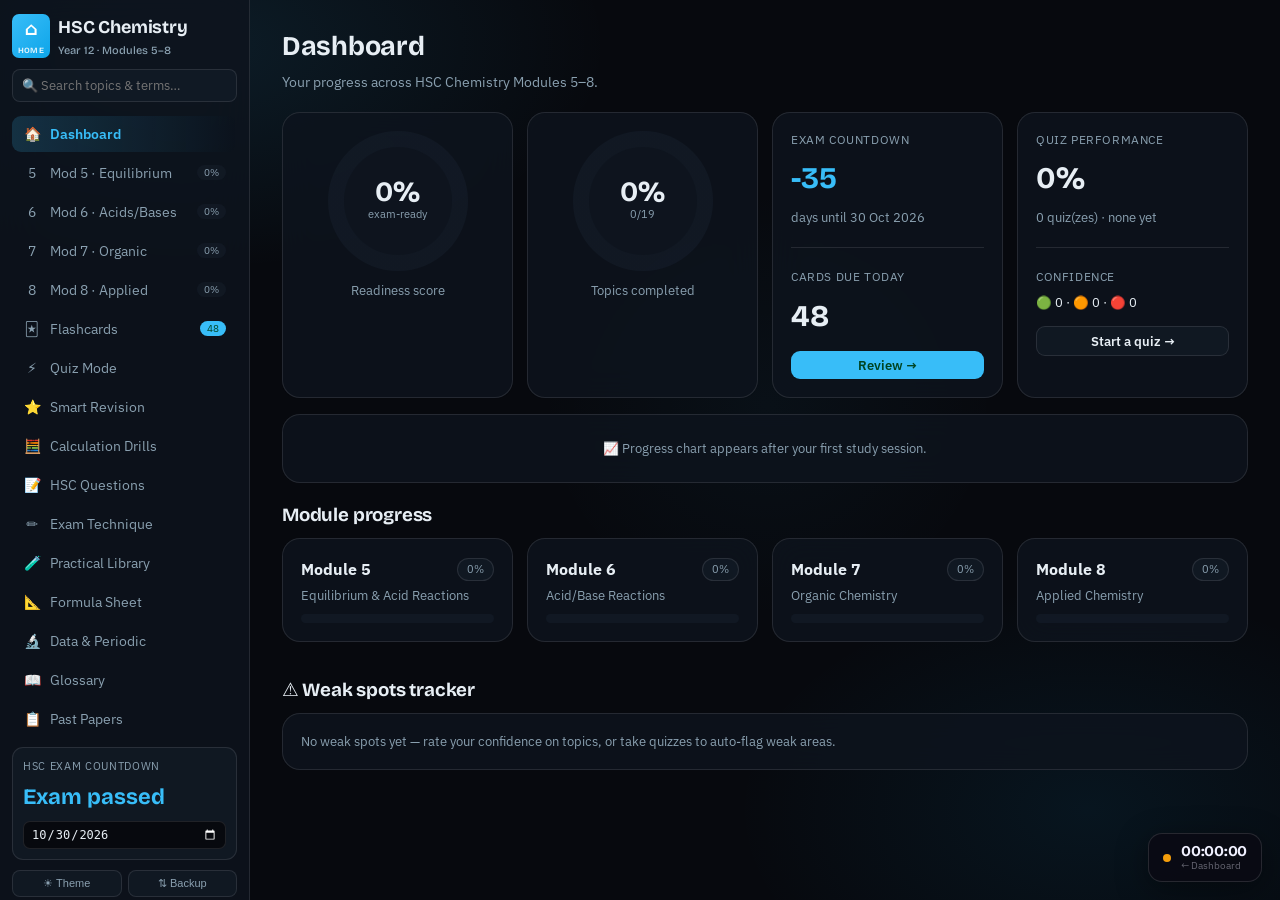
<file: chemistry/index.html>
<!DOCTYPE html>
<html lang="en" data-theme="dark">
<head>
<meta charset="UTF-8" />
<meta name="viewport" content="width=device-width, initial-scale=1.0" />
<link rel="preconnect" href="https://fonts.googleapis.com">
<link rel="preconnect" href="https://fonts.gstatic.com" crossorigin>
<link href="https://fonts.googleapis.com/css2?family=Bricolage+Grotesque:opsz,wght@12..60,400;12..60,700;12..60,800&family=IBM+Plex+Mono:wght@400&family=IBM+Plex+Sans:wght@400;500;600&display=swap" rel="stylesheet">
<title>HSC Chemistry Y12 — Study Tool</title>
<style>
:root{
  --bg:#07090e; --surface:rgba(14,20,30,0.82); --surface2:rgba(20,28,40,0.68); --accent:#38bdf8; --accent2:#0ea5e9;
  --text:#e7eef4; --muted:#8aa0b0; --line:rgba(255,255,255,.10);
  --blue:#3b82f6; --green:#22c55e; --amber:#f59e0b; --red:#ef4444; --purple:#a855f7;
  --blueb:rgba(14,35,54,.72); --greenb:rgba(14,42,28,.72); --amberb:rgba(44,34,16,.72); --redb:rgba(44,20,20,.72); --purpleb:rgba(34,19,49,.72);
  color-scheme:dark;
}
html[data-theme="light"]{
  --bg:#fdf8ef; --surface:#ffffff; --surface2:#fef9f0; --accent:#0ea5e9; --accent2:#0284c7;
  --text:#1a1000; --muted:#6b5c3a; --line:rgba(0,0,0,.10);
  --blueb:#e6f0fb; --greenb:#e7f7ec; --amberb:#fdf3e1; --redb:#fbe9e9; --purpleb:#f4e9fc;
  color-scheme:light;
}
*{box-sizing:border-box}
body{margin:0;background:var(--bg);background-attachment:fixed;background-image:radial-gradient(ellipse 65% 50% at 15% 5%,rgba(56,189,248,.11),transparent 50%),radial-gradient(ellipse 50% 45% at 85% 90%,rgba(14,165,233,.08),transparent 55%),radial-gradient(ellipse 30% 40% at 60% 45%,rgba(56,189,248,.04),transparent 60%);color:var(--text);font-family:"IBM Plex Sans",system-ui,-apple-system,Segoe UI,Roboto,sans-serif;line-height:1.55}
html[data-theme="light"] body{background-image:radial-gradient(ellipse 60% 45% at 15% 5%,rgba(217,119,6,.08),transparent 50%),radial-gradient(ellipse 45% 40% at 85% 85%,rgba(217,119,6,.06),transparent 55%);}
h1,h2,h3,h4,.brand{font-family:"Bricolage Grotesque","IBM Plex Sans",system-ui,sans-serif;font-weight:700;letter-spacing:-.01em}
a{color:var(--accent)}
.app{display:flex;min-height:100vh}
.sidebar{width:250px;background:var(--surface);backdrop-filter:blur(24px);-webkit-backdrop-filter:blur(24px);border-right:1px solid var(--line);position:sticky;top:0;height:100vh;display:flex;flex-direction:column;padding:14px 12px;gap:10px;overflow-y:auto;flex-shrink:0}
.brand{font-size:18px;display:flex;align-items:center;gap:8px}
.brand .logo{width:26px;height:26px;border-radius:7px;background:linear-gradient(135deg,var(--accent),var(--accent2));display:flex;align-items:center;justify-content:center;color:#fff;font-weight:800;font-size:13px}
.brand small{display:block;color:var(--muted);font-size:11px;font-weight:500;letter-spacing:0}
.search{display:flex;flex-direction:column;gap:4px;position:relative}
.search input{width:100%;background:var(--surface2);border:1px solid var(--line);color:var(--text);border-radius:9px;padding:8px 10px;font-size:13px}
.search input:focus{outline:none;border-color:var(--accent)}
.searchres{position:absolute;top:42px;left:0;right:0;background:var(--surface2);border:1px solid var(--line);border-radius:9px;max-height:320px;overflow-y:auto;z-index:30;box-shadow:0 12px 30px rgba(0,0,0,.45)}
.searchres .r{padding:8px 10px;border-bottom:1px solid var(--line);cursor:pointer;font-size:13px}
.searchres .r:hover{background:var(--surface)} .searchres .r:last-child{border-bottom:none}
.navlist{display:flex;flex-direction:column;gap:3px;margin-top:4px}
.navbtn{display:flex;align-items:center;gap:9px;background:none;border:none;color:var(--muted);text-align:left;padding:9px 11px;border-radius:9px;cursor:pointer;font-size:14px;font-family:inherit;width:100%;transition:.12s}
.navbtn .ic{width:18px;text-align:center}
.navbtn:hover{background:var(--surface2);color:var(--text)}
.navbtn.active{background:linear-gradient(90deg,rgba(56,189,248,.18),transparent);color:var(--accent);font-weight:600}
.navbtn .badge{margin-left:auto;font-size:10px;background:var(--surface2);color:var(--muted);padding:1px 7px;border-radius:20px}
.exampill{margin-top:auto;background:var(--surface2);border:1px solid var(--line);border-radius:11px;padding:10px}
.exampill label{font-size:11px;color:var(--muted);display:block;margin-bottom:5px;text-transform:uppercase;letter-spacing:.06em}
.exampill .cd{font-size:22px;font-weight:700;color:var(--accent);font-family:"Bricolage Grotesque",sans-serif}
.exampill input{width:100%;margin-top:7px;background:var(--bg);border:1px solid var(--line);color:var(--text);border-radius:7px;padding:5px 7px;font-size:12px}
.sb-foot{display:flex;gap:6px;flex-wrap:wrap}
.sb-foot button{flex:1;font-size:11px;padding:6px;background:var(--surface2);border:1px solid var(--line);color:var(--muted);border-radius:8px;cursor:pointer;min-width:60px}
.sb-foot button:hover{color:var(--text);border-color:var(--accent)}
.main{flex:1;min-width:0;padding:26px 32px 90px;max-width:1120px}
.page-head{margin-bottom:18px;display:flex;align-items:flex-end;gap:14px;flex-wrap:wrap}
.page-head h1{font-size:27px;margin:0 0 4px} .page-head p{color:var(--muted);margin:0;font-size:14px}
.page-head .spacer{flex:1}
.card{background:var(--surface);backdrop-filter:blur(16px);-webkit-backdrop-filter:blur(16px);border:1px solid var(--line);border-radius:18px;padding:18px;margin-bottom:16px}
.grid{display:grid;gap:14px}
.g2{grid-template-columns:repeat(2,1fr)} .g3{grid-template-columns:repeat(3,1fr)} .g4{grid-template-columns:repeat(4,1fr)}
@media(max-width:900px){.g2,.g3,.g4{grid-template-columns:1fr}}
.bar{height:9px;background:var(--surface2);border-radius:20px;overflow:hidden}
.bar>i{display:block;height:100%;background:linear-gradient(90deg,var(--accent),var(--accent2));border-radius:20px;transition:width .4s}
.stat{display:flex;flex-direction:column;gap:6px}
.stat .big{font-size:30px;font-weight:700;font-family:"Bricolage Grotesque",sans-serif}
.stat .lbl{color:var(--muted);font-size:12px;text-transform:uppercase;letter-spacing:.05em}
.ring{--p:0;width:140px;height:140px;border-radius:50%;background:conic-gradient(var(--accent) calc(var(--p)*3.6deg),var(--surface2) 0);display:grid;place-items:center;margin:0 auto}
.ring .inner{width:108px;height:108px;border-radius:50%;background:var(--surface);display:flex;align-items:center;justify-content:center;flex-direction:column;text-align:center}
.ring .inner b{font-size:28px;font-family:"Bricolage Grotesque",sans-serif;line-height:1}
.ring .inner small{color:var(--muted);font-size:11px}
.mod-h{display:flex;align-items:center;gap:12px;cursor:pointer;padding:15px 18px;background:var(--surface);border:1px solid var(--line);border-radius:14px;margin-bottom:10px}
.mod-h:hover{border-color:var(--accent)}
.mod-h .num{width:38px;height:38px;border-radius:10px;background:var(--surface2);display:grid;place-items:center;font-weight:700;color:var(--accent);font-family:"Bricolage Grotesque",sans-serif}
.mod-h h2{font-size:17px;margin:0} .mod-h .sub{color:var(--muted);font-size:12.5px}
.mod-h .chev{color:var(--muted);transition:.2s;font-size:13px}
.mod-h.open .chev{transform:rotate(90deg)}
.mini{height:7px;width:110px;background:var(--surface2);border-radius:20px;overflow:hidden}
.mini>i{display:block;height:100%;background:var(--accent)}
.dot{background:var(--surface);border:1px solid var(--line);border-radius:13px;margin:0 0 11px;overflow:hidden}
.dot.flash{border-color:var(--accent);box-shadow:0 0 0 2px rgba(56,189,248,.38)}
.dot-h{display:flex;align-items:flex-start;gap:11px;padding:14px 16px;cursor:pointer}
.dot-h:hover{background:var(--surface2)}
.dot-h .chk{margin-top:3px;width:17px;height:17px;accent-color:var(--accent);cursor:pointer;flex-shrink:0}
.dot-h .ttl{flex:1;font-weight:600;font-size:15px}
.dot-h .conf-dot{width:11px;height:11px;border-radius:50%;margin-top:5px;flex-shrink:0;background:var(--line)}
.conf-good{background:var(--green)!important} .conf-shaky{background:var(--amber)!important} .conf-weak{background:var(--red)!important}
.tags{display:flex;gap:5px;flex-wrap:wrap;margin-top:5px}
.tag{font-size:10px;padding:1.5px 7px;border-radius:20px;background:var(--surface2);color:var(--muted);border:1px solid var(--line)}
.tag.hsc{color:#fda4af;border-color:#5b2330} .tag.syl{color:#7dd3fc;border-color:#1e4a63} .tag.custom{color:#d8b4fe;border-color:#3d2350}
.dot-body{padding:0 16px 16px;display:none} .dot.open .dot-body{display:block}
.box{border-radius:10px;padding:11px 13px;margin:9px 0;font-size:14px;border-left:3px solid}
.box .bx-l{font-size:10.5px;text-transform:uppercase;letter-spacing:.07em;font-weight:700;display:block;margin-bottom:4px;opacity:.9}
.box.def{background:var(--blueb);border-color:var(--blue)} .box.def .bx-l{color:#93c5fd}
.box.eqn{background:var(--greenb);border-color:var(--green);font-family:"IBM Plex Mono",ui-monospace,monospace} .box.eqn .bx-l{color:#86efac;font-family:inherit}
.box.tip{background:var(--amberb);border-color:var(--amber)} .box.tip .bx-l{color:#fcd34d}
.box.trap{background:var(--redb);border-color:var(--red)} .box.trap .bx-l{color:#fca5a5}
.box.mnem{background:var(--purpleb);border-color:var(--purple)} .box.mnem .bx-l{color:#d8b4fe}
.box.calc{background:var(--surface2);border-color:var(--accent)} .box.calc .bx-l{color:var(--accent)}
.box.calc .body{white-space:pre-wrap;font-family:"IBM Plex Mono",monospace;font-size:13px}
.box [contenteditable]{outline:none}
.box.editing{box-shadow:inset 0 0 0 1px var(--accent)}
.prow{display:flex;gap:10px;padding:6px 0;border-bottom:1px solid rgba(128,128,128,.12);align-items:flex-start}
.prow:last-child{border-bottom:none}
.plbl{font-weight:700;font-size:12px;min-width:90px;max-width:140px;flex-shrink:0;opacity:.8;padding-top:2px;line-height:1.4}
.pval{flex:1;font-size:13.5px;line-height:1.55}
.pbul{display:flex;gap:7px;padding:5px 0;border-bottom:1px solid rgba(128,128,128,.08);font-size:13.5px;line-height:1.55;align-items:flex-start}
.pbul:last-child{border-bottom:none}
.pbul-dot{color:var(--accent);font-size:10px;flex-shrink:0;padding-top:4px;opacity:.7}
/* flashcard back layouts */
.fc-vs{display:grid;grid-template-columns:1fr 1fr;gap:10px;margin:2px 0}
.fc-vs-col{background:var(--surface2);border-radius:9px;padding:10px 12px;text-align:left}
.fc-vs-hd{font-size:10px;font-weight:700;text-transform:uppercase;letter-spacing:.08em;color:var(--accent);margin-bottom:7px;border-bottom:1px solid var(--line);padding-bottom:4px}
.fc-row{display:flex;gap:8px;padding:5px 0;border-bottom:1px solid rgba(128,128,128,.1);font-size:13px;line-height:1.55;align-items:flex-start;text-align:left}
.fc-row:last-child{border-bottom:none}
.fc-rl{font-weight:700;min-width:75px;max-width:110px;flex-shrink:0;font-size:11.5px;color:var(--accent);padding-top:1px;line-height:1.4}
.fc-rv{flex:1}
.fc-bul{display:flex;gap:7px;padding:4px 0;border-bottom:1px solid rgba(128,128,128,.08);font-size:13px;line-height:1.55;align-items:flex-start;text-align:left}
.fc-bul:last-child{border-bottom:none}
.fc-bd{color:var(--accent);font-size:10px;flex-shrink:0;padding-top:4px;opacity:.8}
.fc-step{display:flex;gap:8px;padding:4px 0;font-size:13px;line-height:1.55;border-bottom:1px solid rgba(128,128,128,.08);text-align:left}
.fc-step:last-child{border-bottom:none}
.fc-sn{color:var(--accent);font-weight:700;min-width:16px;font-size:11px;padding-top:2px;flex-shrink:0}
.fc-def{font-size:14px;line-height:1.7;text-align:left}
.psteps{display:flex;flex-direction:column;gap:3px}
.pstep{display:flex;gap:10px;padding:4px 0;border-bottom:1px solid rgba(128,128,128,.08);align-items:flex-start;font-family:"IBM Plex Mono",monospace;font-size:13px}
.pstep:last-child{border-bottom:none}
.pstep-n{color:var(--accent);font-weight:700;min-width:18px;flex-shrink:0;font-size:11px;padding-top:2px}
.q{border:1px solid var(--line);border-radius:10px;padding:11px 13px;margin:9px 0;background:var(--surface2)}
.q .qq{font-size:14px;margin-bottom:7px;font-weight:500}
.q .ans{display:none;border-top:1px dashed var(--line);margin-top:9px;padding-top:9px;font-size:13.5px;color:#bfe;white-space:pre-wrap}
.q.show .ans{display:block}
.q .reveal{font-size:12px;background:var(--surface);border:1px solid var(--line);color:var(--accent);padding:4px 11px;border-radius:7px;cursor:pointer}
.confrow{display:flex;gap:7px;align-items:center;margin:12px 0 5px;flex-wrap:wrap}
.confrow span{font-size:12px;color:var(--muted);margin-right:3px}
.cbtn{font-size:12.5px;padding:5px 13px;border-radius:8px;border:1px solid var(--line);background:var(--surface2);color:var(--muted);cursor:pointer}
.cbtn.good.on{background:rgba(34,197,94,.18);color:#86efac;border-color:var(--green)}
.cbtn.shaky.on{background:rgba(245,158,11,.18);color:#fcd34d;border-color:var(--amber)}
.cbtn.weak.on{background:rgba(239,68,68,.18);color:#fca5a5;border-color:var(--red)}
textarea.notes{width:100%;background:var(--bg);border:1px solid var(--line);color:var(--text);border-radius:9px;padding:9px;font-family:inherit;font-size:13px;resize:vertical;min-height:58px;margin-top:6px}
textarea.notes:focus{outline:none;border-color:var(--accent)}
.btn{background:var(--accent);color:#042;border:none;border-radius:9px;padding:9px 15px;font-weight:600;cursor:pointer;font-family:inherit;font-size:14px}
.btn:hover{background:var(--accent2)} .btn:disabled{opacity:.5;cursor:not-allowed}
.btn.ghost{background:var(--surface2);color:var(--text);border:1px solid var(--line)}
.btn.ghost:hover{border-color:var(--accent);color:var(--accent)}
.btn.sm{padding:6px 11px;font-size:12.5px} .btn.on{background:var(--accent);color:#042}
.pill{display:inline-block;font-size:11px;padding:2px 9px;border-radius:20px;background:var(--surface2);border:1px solid var(--line);color:var(--muted)}
select,input[type=number],input[type=text]{background:var(--surface2);border:1px solid var(--line);color:var(--text);border-radius:8px;padding:7px 9px;font-family:inherit;font-size:13px}
select:focus,input:focus{outline:none;border-color:var(--accent)}
.chips{display:flex;gap:7px;flex-wrap:wrap}
.chip{font-size:13px;padding:6px 12px;border-radius:20px;border:1px solid var(--line);background:var(--surface2);color:var(--muted);cursor:pointer}
.chip.on{background:rgba(45,212,191,.16);color:var(--accent);border-color:var(--accent)}
.row{display:flex;gap:10px;align-items:center;flex-wrap:wrap}
.muted{color:var(--muted)} .accent{color:var(--accent)} .small{font-size:12.5px}
.divider{height:1px;background:var(--line);margin:14px 0}
.kv{display:flex;justify-content:space-between;padding:6px 0;border-bottom:1px solid var(--line);font-size:13.5px} .kv:last-child{border:none}
.tablebox{width:100%;border-collapse:collapse;font-size:13px}
.tablebox th,.tablebox td{border:1px solid var(--line);padding:7px 9px;text-align:left;vertical-align:top}
.tablebox th{background:var(--surface2);color:var(--accent)}
.collapse-h{cursor:pointer;display:flex;align-items:center;gap:10px}
.collapse-h .chev{margin-left:auto;color:var(--muted);transition:.2s} .collapse-h.open .chev{transform:rotate(90deg)}
.hidden{display:none!important}
svg.diagram{width:100%;max-width:540px;height:auto;display:block;margin:10px 0;background:var(--bg);border:1px solid var(--line);border-radius:12px}
.diagram text{fill:var(--text);font-family:"IBM Plex Sans",sans-serif;font-size:13px}
.diagram .ax{stroke:var(--muted);stroke-width:1.5;fill:none}
.diagram .gl{stroke:var(--line);stroke-width:1}
.toast{position:fixed;bottom:22px;left:50%;transform:translateX(-50%);background:var(--surface2);border:1px solid var(--accent);color:var(--text);padding:11px 20px;border-radius:11px;z-index:100;box-shadow:0 10px 30px rgba(0,0,0,.4);opacity:0;transition:.25s;pointer-events:none}
.toast.show{opacity:1}
::-webkit-scrollbar{width:9px;height:9px}::-webkit-scrollbar-thumb{background:var(--line);border-radius:8px}
.modal{position:fixed;inset:0;background:rgba(0,0,0,.6);display:grid;place-items:center;z-index:90;padding:20px}
.modal .box2{background:var(--surface);border:1px solid var(--line);border-radius:14px;padding:20px;max-width:560px;width:100%;max-height:85vh;overflow:auto}
.modal textarea{width:100%;min-height:160px;background:var(--bg);border:1px solid var(--line);color:var(--text);border-radius:9px;padding:10px;font-family:"IBM Plex Mono",monospace;font-size:12px}
@media(max-width:820px){.app{flex-direction:column}.sidebar{position:relative;width:100%;height:auto}.main{padding:18px 16px 60px}.ring{width:120px;height:120px}}
@keyframes fu{from{opacity:0;transform:translateY(7px)}to{opacity:1;transform:translateY(0)}}
.main{transition:none}
/* practical module accent borders */
.prac-m5{border-left:3px solid var(--blue)!important}
.prac-m6{border-left:3px solid var(--green)!important}
.prac-m7{border-left:3px solid var(--amber)!important}
.prac-m8{border-left:3px solid var(--purple)!important}
/* modal glassmorphism */
.modal .box2{background:rgba(14,20,30,0.94);backdrop-filter:blur(24px);-webkit-backdrop-filter:blur(24px)}
html[data-theme="light"] .modal .box2{background:rgba(255,255,255,0.96)}
/* flashcard side label */
.fc-side-lbl{font-size:10px;text-transform:uppercase;letter-spacing:.09em;padding:2px 9px;border-radius:20px;border:1px solid var(--line)}
.fc-side-lbl.front{background:var(--surface2);color:var(--muted)}
.fc-side-lbl.back{background:rgba(245,158,11,.15);color:var(--amber);border-color:rgba(245,158,11,.30)}
.ep-grid{display:grid;grid-template-columns:repeat(auto-fill,minmax(260px,1fr));gap:14px;margin-top:4px}
.ep-card{background:var(--surface);border:1px solid var(--line);border-radius:14px;padding:16px;display:flex;flex-direction:column;gap:10px;transition:.15s}
.ep-card:hover{border-color:rgba(45,212,191,.4);transform:translateY(-1px)}
.ep-year{font-size:22px;font-weight:800;font-family:"Bricolage Grotesque",sans-serif;color:var(--accent)}
.ep-label{font-size:13px;color:var(--text);font-weight:600}
.ep-meta{font-size:11.5px;color:var(--muted);display:flex;gap:8px;flex-wrap:wrap}
.ep-meta span{background:var(--surface2);padding:2px 8px;border-radius:20px;border:1px solid var(--line)}
.ep-btns{display:flex;gap:6px;margin-top:2px;flex-wrap:wrap}
.ep-pill{font-size:11px;padding:3px 9px;border-radius:20px;border:1px solid rgba(34,197,94,.35);background:rgba(34,197,94,.1);color:#22c55e;white-space:nowrap}
.ep-pill.att{border-color:rgba(45,212,191,.4);background:rgba(45,212,191,.1);color:var(--accent)}
.etimer-overlay{display:none;position:fixed;inset:0;background:rgba(0,0,0,.72);backdrop-filter:blur(8px);z-index:200;align-items:center;justify-content:center}
.etimer-overlay.open{display:flex}
.etimer-box{background:var(--surface);border:1px solid var(--line);border-radius:20px;padding:32px 36px;text-align:center;min-width:320px;box-shadow:0 24px 60px rgba(0,0,0,.6)}
.etimer-title{font-size:14px;color:var(--muted);margin-bottom:4px}
.etimer-paper{font-size:16px;font-weight:700;margin-bottom:20px}
.etimer-display{font-size:58px;font-weight:800;font-family:"Bricolage Grotesque",sans-serif;letter-spacing:-.02em;line-height:1;margin-bottom:6px;transition:color .3s}
.etimer-display.warn{color:#f59e0b}.etimer-display.danger{color:#ef4444}
.etimer-sub{font-size:12px;color:var(--muted);margin-bottom:24px}
.etimer-btns{display:flex;gap:8px;justify-content:center;flex-wrap:wrap}
</style>
</head>
<body>
<div class="app">
  <aside class="sidebar">
    <div class="brand"><a href="../index.html" style="text-decoration:none"><span class="logo" style="width:38px;height:44px;font-size:18px;flex-direction:column;gap:1px">⌂<span style="font-size:8px;font-weight:700;letter-spacing:.04em;opacity:.85">HOME</span></span></a><div>HSC Chemistry<small>Year 12 · Modules 5–8</small></div></div>
    <div class="search">
      <input id="globalSearch" type="text" placeholder="🔍 Search topics & terms…" autocomplete="off"/>
      <div id="searchRes" class="searchres hidden"></div>
    </div>
    <nav class="navlist" id="nav"></nav>
    <div class="exampill">
      <label>HSC Exam Countdown</label>
      <div class="cd" id="countdown">— days</div>
      <input id="examDate" type="date" />
    </div>
    <div class="sb-foot">
      <button id="themeBtn">☀ Theme</button>
      <button id="ioBtn">⇅ Backup</button>
    </div>
  </aside>
  <main class="main" id="main"></main>
</div>
<div class="toast" id="toast"></div>
<div class="etimer-overlay" id="etimerOverlay" onclick="if(event.target===this)etimerClose()">
  <div class="etimer-box">
    <div class="etimer-title" id="etimerTitle"></div>
    <div class="etimer-paper" id="etimerSubs"></div>
    <div class="etimer-display" id="etimerDisplay">00:00</div>
    <div class="bar" style="margin-bottom:20px"><div id="etimerPct" style="height:100%;width:0%;background:var(--accent);border-radius:20px;transition:width 1s linear"></div></div>
    <div class="etimer-sub">Press Start when you open the PDF</div>
    <div class="etimer-btns">
      <button class="btn" id="etimerStartBtn" onclick="etimerToggle()">▶ Start</button>
      <button class="btn ghost" onclick="etimerReset()">↺ Reset</button>
      <button class="btn ghost" onclick="etimerClose()">✕ Close</button>
    </div>
  </div>
</div>

<script>
/* =====================================================================
   HSC CHEMISTRY Y12 STUDY TOOL — vanilla JS, zero dependencies, offline
   Progress + in-app content edits persist to localStorage as an overlay,
   so you can refine in-app and just refresh after the file is updated.
   ===================================================================== */
const LS_KEY="hscchem_progress";
const DEFAULT_STATE={check:{},conf:{},notes:{},examDate:"2026-10-30",quizLog:[],theme:"dark",streak:[],
  edits:{},addedDots:{},addedQ:{},editMode:false,
  quizStats:{},srs:{},history:[],bookmarks:{},paperAttempts:{}};
const TODAY=()=>new Date().toISOString().slice(0,10);
const daysBetween=(a,b)=>Math.round((new Date(b)-new Date(a))/86400000);
const addDays=(iso,n)=>{const d=new Date(iso);d.setDate(d.getDate()+n);return d.toISOString().slice(0,10);};
let state=load();
function load(){try{const s=JSON.parse(localStorage.getItem(LS_KEY));if(s)return Object.assign({},JSON.parse(JSON.stringify(DEFAULT_STATE)),s);}catch(e){}return JSON.parse(JSON.stringify(DEFAULT_STATE));}
let saveT;function save(){state.totalTopics=totalDots();clearTimeout(saveT);saveT=setTimeout(()=>localStorage.setItem(LS_KEY,JSON.stringify(state)),350);}
function toast(m){const t=document.getElementById('toast');t.textContent=m;t.classList.add('show');setTimeout(()=>t.classList.remove('show'),1700);}
function esc(s){return (s==null?'':String(s)).replace(/[&<>"]/g,c=>({'&':'&amp;','<':'&lt;','>':'&gt;','"':'&quot;'}[c]));}
function streakToday(){const d=new Date().toISOString().slice(0,10);if(!state.streak.includes(d)){state.streak.push(d);save();}}

/* ============================ CONTENT ============================ */
/* Each topic: id,title,tags[],def,eqn,tip,trap,mnem,calc,diagram,questions[{q,a,type}] */
const MODULES=[
{id:"m5",num:5,title:"Equilibrium & Acid Reactions",sub:"Static/dynamic equilibrium · Le Chatelier · Keq · solubility",full:true,topics:[
  {id:"m5.1",title:"Static vs Dynamic Equilibrium (incl. the tennis-ball model)",tags:["Syllabus"],
   def:"A <b>reversible reaction</b> can proceed in both forward and reverse directions. <b>Dynamic equilibrium</b> is reached in a CLOSED system when the forward and reverse reactions occur at EQUAL rates, so macroscopic properties (concentration, colour, pressure) stay CONSTANT while change continues at the molecular level. Contrast with <b>static equilibrium</b> (no movement at all, e.g. a book on a table).",
   eqn:"N₂O₄(g) ⇌ 2NO₂(g)   (colourless ⇌ brown)\nrate(forward) = rate(reverse) ,  rate > 0",
   tip:"Tennis-ball model: 5 students each with 5 balls and a ~10 m² zone throw balls IN while collecting and throwing thrown balls back OUT at an equal, constant rate. The NUMBER of balls in the zone stays constant (equilibrium) even though individual balls constantly enter & leave (dynamic). Speed/number per throw doesn't matter as long as in-rate = out-rate. No balls may be lost to the room → models a CLOSED system.",
   trap:"\"Equal rates\" does NOT mean \"equal concentrations\". Reactant and product concentrations are constant at equilibrium but are usually NOT equal. Also: equilibrium requires a CLOSED system — if it's open (gas escapes), equilibrium can't be established.",
   mnem:"<b>C-R-E-C-C</b>: Closed system · Reversible · Equal rates · Constant macroscopic conditions · Continuous molecular change.",
   diagram:"equilibrium",
   questions:[
     {q:"Outline a procedure to model dynamic equilibrium and state the conditions it demonstrates.",a:"Use the tennis-ball model: a group of ~5 students each hold 5 balls in a defined ~10 m² area. Each student continuously throws balls into the area while collecting and re-throwing balls out at an equal rate (in-rate = out-rate). The throw rate per student can differ but must stay constant. Result: the number of balls in the area stays constant (equilibrium reached) while balls continuously move in and out (dynamic). Demonstrates: closed system (no balls lost), reversible process, non-zero rate, constant conditions → dynamic equilibrium.",type:"Syllabus"},
     {q:"Explain why a sealed bottle of NO₂/N₂O₄ reaches a constant brown colour but an open beaker does not.",a:"In a sealed (closed) bottle no gas escapes, so forward and reverse rates can equalise and [NO₂] becomes constant → constant colour (dynamic equilibrium). In an open beaker NO₂ escapes, the reverse reaction is starved of NO₂, the system never reaches equal rates, so no equilibrium is established.",type:"HSC"}
   ]},
  {id:"m5.2",title:"Collision theory, enthalpy & entropy in equilibrium systems",tags:["Syllabus"],
   def:"For a reaction, particles must collide with sufficient energy (≥ activation energy, Eₐ) and correct orientation. <b>Enthalpy (ΔH)</b> is heat change: exothermic ΔH<0 (releases heat), endothermic ΔH>0 (absorbs heat). <b>Entropy (ΔS)</b> is the degree of disorder; systems tend toward higher entropy. Equilibrium position reflects the balance between minimising enthalpy and maximising entropy.",
   eqn:"Exothermic: reactants → products + heat  (ΔH < 0)\nEndothermic: reactants + heat → products  (ΔH > 0)\nΔS > 0 = increased disorder (e.g. fewer→more gas moles, solid→gas)",
   tip:"Treat heat as a 'reagent': for an exothermic forward reaction, write heat on the product side. This makes Le Chatelier temperature predictions easy.",
   trap:"A catalyst lowers Eₐ for BOTH directions equally — it speeds attainment of equilibrium but does NOT change the equilibrium position or Keq.",
   mnem:"ENDO = ENergy enters; EXO = EXits.",
   diagram:"energy",
   questions:[
     {q:"State the effect of a catalyst on the position of equilibrium and on Keq.",a:"None. A catalyst lowers the activation energy of the forward and reverse reactions equally, so it increases the rate at which equilibrium is reached but does not shift the position or change the value of Keq.",type:"Syllabus"}
   ]},
  {id:"m5.3",title:"Le Chatelier's Principle — factors affecting equilibrium",tags:["Syllabus"],
   def:"<b>Le Chatelier's Principle:</b> if a system at equilibrium is disturbed, the system shifts to partially counteract (oppose) the change and restore equilibrium. Factors: concentration, temperature, pressure/volume (gases), and addition of inert gas (no effect at constant volume).",
   eqn:"↑[reactant] → shift RIGHT (toward products)\n↑Temperature → shifts in ENDOthermic direction\n↑Pressure (↓volume) → shifts toward side with FEWER gas moles",
   tip:"Make a table: write the equation, mark ΔH sign, count gas moles each side, then apply each stress. Only TEMPERATURE changes the value of Keq.",
   trap:"Adding an inert gas at CONSTANT VOLUME does nothing (partial pressures unchanged). Changing pressure only matters when the two sides have DIFFERENT numbers of gas moles. Catalysts never shift position.",
   mnem:"\"<b>System opposes the stress</b>\" — add it, it's removed; remove it, it's replaced; heat it, it absorbs heat.",
   questions:[
     {q:"For N₂(g)+3H₂(g) ⇌ 2NH₃(g), ΔH = −92 kJ/mol, predict and explain the effect of (i) increasing pressure (ii) increasing temperature on NH₃ yield.",a:"(i) ↑Pressure shifts toward the side with fewer gas moles (4 mol → 2 mol), i.e. RIGHT, increasing NH₃ yield. (ii) The forward reaction is exothermic, so ↑temperature shifts the system in the endothermic (reverse) direction, decreasing NH₃ yield and decreasing Keq. (This is the yield/temperature trade-off Mr Ford emphasises in the Haber process.)",type:"HSC"},
     {q:"Why does adding argon (inert) to a fixed-volume equilibrium mixture not shift the position?",a:"At constant volume the partial pressures and concentrations of the reacting gases are unchanged, so the reaction quotient Q is unchanged and the system stays at equilibrium — no shift.",type:"Syllabus"}
   ]},
  {id:"m5.4",title:"The equilibrium constant Keq and reaction quotient Q",tags:["Syllabus"],
   def:"For aA+bB ⇌ cC+dD, the <b>equilibrium constant</b> Keq = [C]ᶜ[D]ᵈ / [A]ᵃ[B]ᵇ (products over reactants, each raised to its coefficient). Pure solids and liquids are EXCLUDED. The <b>reaction quotient Q</b> uses the same expression with non-equilibrium concentrations.",
   eqn:"Keq = [C]^c [D]^d / [A]^a [B]^b\nQ < K → shifts right ; Q > K → shifts left ; Q = K → at equilibrium\nKeq depends ONLY on temperature.",
   tip:"Use an ICE table (Initial, Change, Equilibrium). Large Keq (>10³) ⇒ products favoured; small Keq (<10⁻³) ⇒ reactants favoured.",
   trap:"Do NOT include solids or pure liquids (e.g. H₂O(l)) in the expression. Coefficients become POWERS, not multipliers. Keq is unitless at HSC level.",
   calc:"WORKED TEMPLATE — Keq from equilibrium concentrations\nGiven: H₂ + I₂ ⇌ 2HI ; at eqm [H₂]=0.20, [I₂]=0.20, [HI]=1.6 M\nKeq = [HI]² / ([H₂][I₂])\n    = (1.6)² / (0.20 × 0.20)\n    = 2.56 / 0.040\n    = 64  (no units; products strongly favoured)",
   questions:[
     {q:"Write the Keq expression for: 2SO₂(g)+O₂(g) ⇌ 2SO₃(g).",a:"Keq = [SO₃]² / ([SO₂]² [O₂])",type:"Syllabus"},
     {q:"At equilibrium [SO₃]=0.80, [SO₂]=0.20, [O₂]=0.10 M. Calculate Keq.",a:"Keq = (0.80)² / ((0.20)²×0.10) = 0.64 / (0.04×0.10) = 0.64/0.004 = 160.",type:"HSC"}
   ]},
  {id:"m5.5",title:"Solubility equilibria and the solubility product Ksp",tags:["Syllabus"],
   def:"A saturated solution of a sparingly soluble salt is in equilibrium with its undissolved solid. The <b>solubility product Ksp</b> is the equilibrium constant for dissolution. A larger Ksp generally means greater solubility (for salts of the same ion ratio).",
   eqn:"AgCl(s) ⇌ Ag⁺(aq)+Cl⁻(aq) ,  Ksp = [Ag⁺][Cl⁻]\nPbI₂(s) ⇌ Pb²⁺ + 2I⁻ ,  Ksp = [Pb²⁺][I⁻]²\nPredict precipitation: if ionic product Q > Ksp → precipitate forms.",
   tip:"The <b>common ion effect</b>: adding an ion already in the equilibrium (e.g. adding NaCl to AgCl solution) shifts left and DECREASES solubility.",
   trap:"Watch the stoichiometry power: for PbI₂, if solubility = s, then [Pb²⁺]=s and [I⁻]=2s, so Ksp = s(2s)² = 4s³ — not s². Forgetting the '2' and the cube is the classic error.",
   calc:"WORKED TEMPLATE — Ksp → molar solubility\nFor PbI₂, Ksp = 7.1×10⁻⁹. Find molar solubility s.\nLet [Pb²⁺]=s, [I⁻]=2s\nKsp = [Pb²⁺][I⁻]² = s(2s)² = 4s³\n4s³ = 7.1×10⁻⁹\ns³ = 1.775×10⁻⁹\ns = (1.775×10⁻⁹)^(1/3) = 1.21×10⁻³ mol L⁻¹",
   questions:[
     {q:"Will a precipitate form when equal volumes of 0.002 M AgNO₃ and 0.002 M NaCl are mixed? (Ksp AgCl = 1.8×10⁻¹⁰)",a:"On mixing equal volumes each ion is halved: [Ag⁺]=[Cl⁻]=0.001 M. Q = (0.001)(0.001)=1×10⁻⁶. Since Q (1×10⁻⁶) > Ksp (1.8×10⁻¹⁰), a precipitate of AgCl forms.",type:"HSC"}
   ]}
]},
{id:"m6",num:6,title:"Acid/Base Reactions",sub:"Acid-base theories · pH & Kw · titration · standard solutions · buffers",full:true,topics:[
  {id:"m6.1",title:"Properties of acids & bases; types of acids (mono/di/amphiprotic)",tags:["Syllabus"],
   def:"Acids taste sour, conduct electricity, turn litmus red, react with metals/carbonates/bases. Bases feel slippery, turn litmus blue, neutralise acids. <b>Monoprotic acid</b>: donates only ONE proton (H⁺) per molecule (e.g. HCl). <b>Diprotic acid</b>: donates TWO protons per molecule (e.g. H₂SO₄). <b>Amphiprotic substance</b>: can both donate AND accept a proton, acting as Brønsted–Lowry acid OR base depending on environment (e.g. HCO₃⁻, H₂O).",
   eqn:"Acid + base → salt + water:   HCl + NaOH → NaCl + H₂O\nAcid + carbonate → salt + water + CO₂\nAcid + active metal → salt + H₂",
   tip:"Diprotic doesn't mean 'twice as strong' — it means twice as many donatable protons per mole, so neutralisation needs twice the moles of base.",
   trap:"Concentration ≠ strength. A concentrated weak acid can have a higher pH than a dilute strong acid. 'Strong' = degree of ionisation; 'concentrated' = mol per litre.",
   mnem:"AMPHI = 'both' (Greek) → both donates and accepts.",
   questions:[
     {q:"Define monoprotic, diprotic and amphiprotic and give an example of each.",a:"Monoprotic: donates one H⁺ per molecule (HCl). Diprotic: donates two H⁺ per molecule (H₂SO₄). Amphiprotic: can both donate and accept a proton, acting as a Brønsted–Lowry acid or base depending on its environment (HCO₃⁻ or H₂O).",type:"Syllabus"}
   ]},
  {id:"m6.2",title:"Brønsted–Lowry theory & conjugate acid–base pairs",tags:["Syllabus"],
   def:"<b>Brønsted–Lowry:</b> an acid is a proton (H⁺) DONOR; a base is a proton ACCEPTOR. Reactions form <b>conjugate pairs</b> differing by one H⁺. The species history: Arrhenius (H⁺/OH⁻ in water) → Brønsted–Lowry (proton transfer) extended the model to non-aqueous systems.",
   eqn:"HA + B ⇌ A⁻ + HB⁺\nacid  base  conj.base  conj.acid\nExample: NH₃ + H₂O ⇌ NH₄⁺ + OH⁻  (H₂O acts as acid here)",
   tip:"A strong acid has a weak conjugate base, and vice versa. Identify pairs by spotting which species differs by exactly one proton.",
   trap:"Water is amphiprotic — it can be the acid OR the base in different reactions. Don't assume H₂O is always the base.",
   mnem:"<b>BAAD</b>: Base Accepts, Acid Donates.",
   questions:[
     {q:"In HCO₃⁻ + H₂O ⇌ H₂CO₃ + OH⁻, identify each acid, base and conjugate.",a:"HCO₃⁻ accepts a proton → it is the base; H₂O donates a proton → it is the acid. H₂CO₃ is the conjugate acid of HCO₃⁻; OH⁻ is the conjugate base of H₂O.",type:"HSC"}
   ]},
  {id:"m6.3",title:"pH, Kw, and strong vs weak acids",tags:["Syllabus"],
   def:"pH measures hydrogen-ion concentration: pH = −log₁₀[H⁺]. Water self-ionises: Kw = [H⁺][OH⁻] = 1.0×10⁻¹⁴ at 25 °C. A <b>strong</b> acid ionises completely; a <b>weak</b> acid ionises only partially (equilibrium). The acid dissociation constant Ka measures weak-acid strength.",
   eqn:"pH = −log₁₀[H⁺]      [H⁺] = 10^(−pH)\npOH = −log₁₀[OH⁻]    pH + pOH = 14 (at 25 °C)\nKw = [H⁺][OH⁻] = 1.0×10⁻¹⁴",
   tip:"Each whole pH unit = a 10× change in [H⁺]. pH 3 has 100× the [H⁺] of pH 5. Strong vs weak can be distinguished by conductivity, rate of reaction with metals, and pH at equal concentration.",
   trap:"For bases you usually find [OH⁻] first, then use Kw or pOH — don't plug [OH⁻] straight into the pH formula. Also: diluting an acid by 10× changes pH by ~1 unit only for strong acids.",
   calc:"WORKED TEMPLATE — pH of a strong base\nFind pH of 0.010 mol L⁻¹ NaOH.\n[OH⁻] = 0.010 M (strong, fully dissociated)\n[H⁺] = Kw/[OH⁻] = 1.0×10⁻¹⁴ / 0.010 = 1.0×10⁻¹²\npH = −log(1.0×10⁻¹²) = 12.0\n(or: pOH = −log0.010 = 2, pH = 14−2 = 12)",
   diagram:"ph",
   questions:[
     {q:"Calculate the pH of 0.005 mol L⁻¹ HCl.",a:"HCl is a strong monoprotic acid → [H⁺] = 0.005 M. pH = −log(0.005) = 2.30.",type:"Syllabus"},
     {q:"Two acids have the same concentration but acid X has pH 1 and acid Y has pH 3. Explain.",a:"Acid X has a much higher [H⁺] (100× that of Y) at the same concentration, so X ionises to a far greater extent → X is a strong acid and Y is a weak acid (only partially ionised, sitting at equilibrium).",type:"HSC"}
   ]},
  {id:"m6.4",title:"Titration, standard solutions & the 2016 HSC Q28 worked example",tags:["Syllabus"],
   def:"A <b>standard solution</b> has accurately known concentration, prepared from a primary standard (pure, stable, known molar mass — e.g. anhydrous Na₂CO₃) in a <b>volumetric flask</b>. <b>Titration</b> finds an unknown concentration by reacting it with a standard to the <b>equivalence point</b>, signalled by an indicator's <b>end point</b>.",
   eqn:"n = c × V       c(unknown) = n(unknown) / V(unknown)\nNa₂CO₃(aq) + 2HCl(aq) → 2NaCl(aq) + CO₂(g) + H₂O(l)\nTitre = final burette reading − initial reading",
   tip:"Equipment: volumetric flask (standard solution), pipette + pipette filler (aliquot), burette (titrant), conical flask, retort stand & clamp. Rinse pipette/burette with the solution they'll hold; rinse the conical flask with distilled water only. Average only CONCORDANT titres (within 0.10 mL).",
   trap:"Choose the indicator to match the equivalence-point pH: strong acid–strong base → any (bromothymol blue); weak base/strong acid (Na₂CO₃ vs HCl) → equivalence pH is acidic, use methyl orange, NOT phenolphthalein. Don't rinse the conical flask with the solution (changes moles).",
   calc:"WORKED EXAMPLE — 2016 HSC Q28 (8 marks): concentration of unknown HCl\nSTEP A — Make 500 mL of 0.100 mol L⁻¹ Na₂CO₃ standard solution.\n  n = c×V = 0.100 × 0.500 = 0.0500 mol\n  m = n×M = 0.0500 × 105.99 = 5.30 g\n  Weigh 5.30 g dried Na₂CO₃ on a tared balance, dissolve in deionised water in a beaker with a stirring rod, transfer via funnel into a 500 mL volumetric flask (rinse beaker/rod into flask), fill to the calibration mark at eye level using the bottom of the meniscus, stopper and invert to mix.\nSTEP B — Titration.\n  Pipette 25.0 mL of standard Na₂CO₃ into a conical flask; add 2–3 drops methyl orange. Fill a rinsed burette with the unknown HCl to the zero mark (meniscus at eye level). Titrate, slowing to drops near the end point, swirling and rinsing the flask walls, until a permanent colour change. Repeat for concordant titres; average titre = 21.4 mL.\nSTEP C — Calculation.\n  n(Na₂CO₃) = 0.100 × 0.0250 = 2.50×10⁻³ mol\n  mole ratio Na₂CO₃ : HCl = 1 : 2 → n(HCl) = 2 × 2.50×10⁻³ = 5.00×10⁻³ mol\n  c(HCl) = n/V = 5.00×10⁻³ / 0.0214 = 0.234 mol L⁻¹",
   diagram:"titration",
   questions:[
     {q:"Why is the average titre based on repeated trials, and which titres are averaged?",a:"Repeating improves reliability and reduces random error. Only concordant titres (typically within 0.10 mL of each other) are averaged; the rough/trial titre and any outliers are discarded.",type:"HSC"},
     {q:"Why is methyl orange (not phenolphthalein) chosen for titrating Na₂CO₃ against HCl?",a:"The equivalence point of a strong acid with the weak-base carbonate solution is acidic (~pH 4). Methyl orange changes colour in the acidic range (3.1–4.4) so its end point matches the equivalence point; phenolphthalein (8.3–10) would change far too early.",type:"HSC"},
     {q:"Calculate c(HCl) if 25.0 mL of 0.100 M Na₂CO₃ needs an average titre of 21.4 mL HCl.",a:"n(Na₂CO₃)=0.100×0.0250=2.50×10⁻³ mol; ratio 1:2 → n(HCl)=5.00×10⁻³ mol; c=5.00×10⁻³/0.0214=0.234 mol L⁻¹.",type:"HSC"}
   ]},
  {id:"m6.5",title:"Neutralisation enthalpy & buffers",tags:["Syllabus"],
   def:"Neutralisation is exothermic; the molar enthalpy of neutralisation can be found by calorimetry (q=mcΔT). A <b>buffer</b> resists pH change on adding small amounts of acid/base; it contains a weak acid and its conjugate base (or weak base + conjugate acid) in comparable amounts.",
   eqn:"q = mcΔT      ΔH = −q / n   (kJ mol⁻¹)\nBuffer: CH₃COOH ⇌ CH₃COO⁻ + H⁺  (added H⁺ mopped up by CH₃COO⁻; added OH⁻ neutralised by CH₃COOH)",
   tip:"For neutralisation calorimetry, m is the mass of the combined solution (assume density ≈ 1 g mL⁻¹, c ≈ 4.18 J g⁻¹ K⁻¹). ΔH is negative (heat released).",
   trap:"Buffers don't keep pH perfectly constant and have limited capacity — once one component is used up the pH changes sharply. A strong acid + its salt is NOT a buffer.",
   questions:[
     {q:"50.0 mL of 1.0 M HCl is neutralised by 50.0 mL of 1.0 M NaOH; temperature rises 6.8 °C. Calculate ΔH of neutralisation.",a:"q=mcΔT=(100 g)(4.18)(6.8)=2842 J=2.84 kJ. n(H₂O)=n(HCl)=0.0500 mol. ΔH=−q/n=−2.84/0.0500=−56.8 kJ mol⁻¹ (exothermic).",type:"HSC"}
   ]}
]},
{id:"m7",num:7,title:"Organic Chemistry",sub:"Nomenclature · hydrocarbons · IMFs · alcohols · esters/soaps · polymers",full:true,topics:[
  {id:"m7.1",title:"IUPAC nomenclature, the priority list & isomers",tags:["Syllabus"],
   def:"Organic names = (substituent prefixes) + (longest-chain root: meth/eth/prop/but…) + (suffix for the main functional group). Number the chain from the end giving the LOWEST locant to the highest-priority group. <b>Isomers</b> share a molecular formula but differ in arrangement.",
   eqn:"Roots: meth(1) eth(2) prop(3) but(4) pent(5) hex(6)\nSaturation suffix: -ane (single) / -ene (C=C) / -yne (C≡C)\nExamples: propan-2-ol, but-1-ene, 2-chlorobutane",
   tip:"Priority list (highest = main suffix): 1 Alkane → 2 Alkene → 3 Alkyne → 4 Halogens (ALWAYS prefixes: fluoro/chloro/bromo/iodo) → 5 Alcohol / Amine → 6 Carboxylic acid / Amide. The longest chain must contain ALL functional groups. When an –OH is NOT the highest priority it becomes a 'hydroxy' prefix; a lower-priority amine becomes an 'amino' prefix (with locant). 'Iso' goes in front of a branched group's name (isopropyl).",
   trap:"Halogens are named as prefixes but they do NOT outrank alcohols/acids for numbering the suffix. Carboxylic acids/aldehydes sit on chain ENDS (so they get position 1). Aldehyde suffix = -anal. Number to give the suffix the lowest locant, not the prefix.",
   mnem:"Numbering: 'lowest locant to the suffix (main group) wins.'",
   questions:[
     {q:"Give the IUPAC priority order for choosing the principal functional group and state which groups are always prefixes.",a:"Alkane < Alkene < Alkyne < Halogen < Alcohol/Amine < Carboxylic acid/Amide (later = higher priority for the suffix). Halogens are always named as prefixes (chloro-, bromo- etc) regardless of position.",type:"Syllabus"},
     {q:"Name and classify the three structural isomer types, with an example formula.",a:"Chain isomers — same formula, different carbon-chain branching (e.g. C₄H₁₀: butane vs 2-methylpropane). Positional isomers — same functional group in a different position (e.g. C₅H₁₂O: pentan-1-ol vs pentan-2-ol). Functional-group isomers — same formula, different functional group (e.g. C₄H₈O: an aldehyde vs a ketone).",type:"HSC"}
   ]},
  {id:"m7.2",title:"Hydrocarbons: alkanes, alkenes, alkynes & their sources",tags:["Syllabus"],
   def:"<b>Hydrocarbons</b> contain only C and H. Alkanes (saturated, CₙH₂ₙ₊₂) are relatively unreactive (combustion, substitution). Alkenes/alkynes (unsaturated) undergo addition. Sourced from coal (mining) and crude oil (drilling), separated by fractional distillation.",
   eqn:"Alkane CₙH₂ₙ₊₂ · Alkene CₙH₂ₙ · Alkyne CₙH₂ₙ₋₂\nComplete combustion: CₓHᵧ + O₂ → CO₂ + H₂O\nAddition (test): C₂H₄ + Br₂ → C₂H₄Br₂ (decolourises bromine water)",
   tip:"Bromine water test distinguishes saturated from unsaturated: alkenes/alkynes rapidly DECOLOURISE orange bromine water (addition); alkanes do not (only slow substitution in UV).",
   trap:"Environmental/economic/sociocultural implications: combustion → CO₂ (enhanced greenhouse effect), incomplete combustion → CO + soot; oil spills; but hydrocarbons are also cheap feedstock and energy-dense. A balanced answer needs all three dimensions.",
   questions:[
     {q:"Describe a chemical test to distinguish hexane from hex-1-ene.",a:"Add bromine water to each. Hex-1-ene (unsaturated) rapidly decolourises the orange bromine water via an addition reaction; hexane (saturated) does not decolourise it (no reaction in the dark).",type:"Syllabus"},
     {q:"Examine one environmental and one economic implication of using hydrocarbons from the Earth.",a:"Environmental: combustion of fossil hydrocarbons releases CO₂, intensifying the greenhouse effect and contributing to climate change; extraction risks oil spills/habitat damage. Economic: hydrocarbons are an energy-dense, relatively cheap fuel and a feedstock for plastics/chemicals, but reserves are finite and price-volatile, and clean-up/health costs are externalised.",type:"HSC"}
   ]},
  {id:"m7.3",title:"Functional groups, intermolecular forces & physical properties",tags:["Syllabus"],
   def:"Functional groups determine reactivity and the intermolecular forces (IMFs) present, which set boiling point and solubility. IMF strength order: <b>dispersion (DF) < dipole–dipole (DD) < hydrogen bonding (HB)</b> (ion–dipole is strong and case-dependent). Stronger IMFs → higher boiling point and (for polar/H-bonding groups) greater water solubility.",
   eqn:"Boiling point ↑ with: stronger IMFs and larger molecular size (more surface area → more DF).",
   tip:"IMF by functional group (with itself): Alkane/ene/yne → DF only. Halogenated → DD + DF. Alcohols → HB (+DD,DF). Amines → DF + HB. Ketones → DD + DF. Aldehydes → DD + DF. Carboxylic acids → HB + DD + DF. Amides → HB + DD + DF (+ID). HB needs H bonded to N, O or F attracted to a lone pair on N/O/F of another molecule.",
   trap:"Compare boiling points only at similar molar mass — otherwise dispersion forces (size) can outweigh a stronger but smaller IMF. Carboxylic acids H-bond as DIMERS, giving unusually high boiling points.",
   mnem:"IMF ladder (weak→strong): DF → DD → HB; ion–dipole is the wildcard.",
   questions:[
     {q:"Explain why ethanol (C₂H₅OH) has a much higher boiling point than ethane (C₂H₆) of similar size.",a:"Ethane has only weak dispersion forces. Ethanol's –OH group allows hydrogen bonding (H bonded to O attracted to O lone pair on neighbouring molecules), a much stronger IMF, so far more energy is needed to separate the molecules → higher boiling point.",type:"HSC"},
     {q:"List the intermolecular forces present in a pure sample of (i) butanal (ii) butanoic acid.",a:"(i) Butanal (aldehyde): dipole–dipole and dispersion forces. (ii) Butanoic acid (carboxylic acid): hydrogen bonding, dipole–dipole and dispersion forces.",type:"Syllabus"}
   ]},
  {id:"m7.4",title:"Alcohols: production, combustion & reactions",tags:["Syllabus"],
   def:"Alcohols (–OH) are produced by fermentation of sugars or hydration of alkenes. They undergo complete/incomplete combustion (used as fuels), dehydration to alkenes, substitution, and oxidation (primary → aldehyde → carboxylic acid; secondary → ketone).",
   eqn:"Fermentation: C₆H₁₂O₆ →(yeast) 2C₂H₅OH + 2CO₂\nHydration: C₂H₄ + H₂O →(H₃PO₄ cat.) C₂H₅OH\nCombustion: C₂H₅OH + 3O₂ → 2CO₂ + 3H₂O\nOxidation: primary alcohol → aldehyde → carboxylic acid (acidified K₂Cr₂O₇, orange→green)",
   tip:"Heat of combustion measured by calorimetry (spirit burner heating water): q=mcΔT, ΔH=−q/n. Longer-chain alcohols release more energy per mole.",
   trap:"Major sources of error in alcohol combustion practicals: heat loss to surroundings, incomplete combustion (soot), evaporation of alcohol — all make the EXPERIMENTAL ΔH less exothermic (lower magnitude) than the data value.",
   diagram:null,
   questions:[
     {q:"Write the equation for the complete combustion of methanol and outline how its molar heat of combustion is measured.",a:"2CH₃OH + 3O₂ → 2CO₂ + 4H₂O. Method: burn a measured mass of methanol in a spirit burner under a metal can holding a known mass of water; measure ΔT; q=mcΔT (water); ΔH=−q/n(methanol burnt, from mass loss). Compare to the data-book value and account for heat loss.",type:"HSC"}
   ]},
  {id:"m7.5",title:"Esters, esterification & soaps (saponification)",tags:["Syllabus"],
   def:"<b>Esterification</b>: a carboxylic acid + an alcohol react (conc. H₂SO₄ catalyst, reflux) to form an ester + water — a reversible condensation. <b>Saponification</b>: base hydrolysis of fats/oils (triglycerides) produces soap (fatty-acid salts) + glycerol. A soap ion has a polar/ionic hydrophilic head and a non-polar hydrophobic hydrocarbon tail; in water it forms <b>micelles</b> that emulsify grease.",
   eqn:"Esterification: RCOOH + R'OH ⇌ RCOOR' + H₂O\nSaponification: fat + 3NaOH → 3 soap (RCOO⁻Na⁺) + glycerol",
   tip:"Reflux heats the mixture without losing volatile reactants; conc. H₂SO₄ is catalyst AND dehydrating agent (drives equilibrium right). Esters have characteristic fruity smells (used to identify them).",
   trap:"Esterification is an equilibrium with typically low yield — use excess of one reagent and remove water to push it. Don't write it as a one-way reaction.",
   mnem:"Micelle: 'tails IN (away from water), heads OUT (love water)'.",
   diagram:"micelle",
   questions:[
     {q:"Explain, using its structure, how soap removes grease from cloth.",a:"A soap ion has a non-polar hydrocarbon tail (hydrophobic) and an ionic carboxylate head (hydrophilic). Tails dissolve into the non-polar grease while ionic heads face the water, surrounding grease droplets as micelles. The micelles are suspended/emulsified in water and rinsed away.",type:"HSC"},
     {q:"Write the equation for the esterification of ethanoic acid with ethanol and name the ester.",a:"CH₃COOH + C₂H₅OH ⇌ CH₃COOC₂H₅ + H₂O. The ester is ethyl ethanoate.",type:"Syllabus"}
   ]},
  {id:"m7.6",title:"Polymers: addition & condensation",tags:["Syllabus"],
   def:"<b>Addition polymers</b> form from unsaturated monomers (C=C) adding together with no by-product (e.g. polyethylene from ethene). <b>Condensation polymers</b> form by joining monomers with two functional groups, eliminating a small molecule (usually water) each link (e.g. polyesters, nylon).",
   eqn:"Addition: n(CH₂=CH₂) → –(CH₂–CH₂)–ₙ  (polyethylene)\nCondensation: diacid + diol → polyester + nH₂O",
   tip:"Identify addition polymers by a C=C in the monomer; condensation by two reactive ends (–COOH, –OH, –NH₂) and a released small molecule.",
   trap:"Addition polymerisation releases NO by-product; condensation ALWAYS releases a small molecule. Mixing these up is a common loss of marks.",
   questions:[
     {q:"Distinguish between addition and condensation polymerisation.",a:"Addition: unsaturated monomers (containing C=C) join by opening the double bond with no loss of atoms — no by-product (e.g. polyethene). Condensation: monomers with two functional groups join with the elimination of a small molecule (usually water) at each linkage (e.g. polyesters).",type:"Syllabus"}
   ]}
]},
{id:"m8",num:8,title:"Applied Chemistry",sub:"Skeleton + basics — we deepen this as you cover the module",full:false,topics:[
  {id:"m8.1",title:"Analysis of inorganic substances (qualitative & quantitative)",tags:["Syllabus"],
   def:"BASICS: Identify ions by qualitative tests and measure amounts by instrumental/gravimetric methods. Qualitative: flame tests (Na yellow, K lilac, Cu green-blue, Ca brick-red), precipitation reactions for anions/cations, and tests for gases. Quantitative: gravimetric analysis, precipitation titrations, colourimetry, and atomic absorption spectroscopy (AAS) for trace metals.",
   eqn:"Flame: Na⁺ yellow · K⁺ lilac · Ca²⁺ brick-red · Cu²⁺ blue-green · Ba²⁺ green\nPrecipitation: Ag⁺ + Cl⁻ → AgCl(s) white",
   tip:"SKELETON — to expand as you study: add full cation/anion test tables, the role of standards/calibration curves in AAS and colourimetry, and gravimetric calculation worked examples.",
   trap:"AAS measures concentration against a calibration curve of known standards — link back to standard solutions from Module 6.",
   questions:[
     {q:"Outline how AAS is used to determine the concentration of a metal ion in solution.",a:"Prepare standard solutions of known concentration of the metal; measure each one's absorbance in the AAS at the element's characteristic wavelength; plot a calibration curve (absorbance vs concentration); measure the sample's absorbance and read its concentration off the curve.",type:"Syllabus"}
   ]},
  {id:"m8.2",title:"Analysis of organic substances (spectroscopy)",tags:["Syllabus"],
   def:"BASICS: Determine structure using degree of unsaturation and spectroscopy. Tests: bromine water / acidified KMnO₄ for unsaturation. Instrumental: mass spectrometry (molar mass + fragments), infrared (IR) spectroscopy (functional groups via bond absorptions), and ¹H NMR (proton environments).",
   eqn:"IR (indicative): O–H broad ~3200–3550 · C=O ~1700 · C–H ~2900 cm⁻¹\nMass spec: molecular ion peak (M⁺) gives molar mass.",
   tip:"SKELETON — to expand: add an IR absorption table, worked mass-spec fragment problems, and how ¹H NMR peak number/area indicates proton environments and ratios.",
   questions:[
     {q:"State what information the molecular ion peak in a mass spectrum provides.",a:"The m/z of the molecular ion (M⁺) peak gives the molar mass of the intact molecule, which helps determine the molecular formula.",type:"Syllabus"}
   ]},
  {id:"m8.3",title:"Chemical synthesis & design (industrial)",tags:["Syllabus"],
   def:"BASICS: Designing a chemical synthesis balances yield, cost, energy, availability of reactants, and environmental impact. Case studies include the Haber process (NH₃) and the Solvay process / industrial acids — applying equilibrium (Module 5) to optimise conditions.",
   eqn:"Haber: N₂(g) + 3H₂(g) ⇌ 2NH₃(g) , ΔH = −92 kJ/mol\n(compromise: ~400–450 °C, ~200–250 atm, Fe catalyst)",
   tip:"SKELETON — to expand: full Haber-process conditions justification (Le Chatelier vs rate compromise), green-chemistry principles, and atom economy.",
   trap:"The Haber temperature is a COMPROMISE: low T favours yield (exothermic) but is too slow; high T is fast but lowers yield. This is exactly the yield-vs-rate trade-off Mr Ford stresses.",
   questions:[
     {q:"Justify the use of a moderately high temperature in the Haber process despite the forward reaction being exothermic.",a:"Low temperature favours a higher equilibrium yield of NH₃ (exothermic forward reaction) but the rate is impractically slow. A moderately high temperature (~400–450 °C) is a compromise that gives an acceptable rate while keeping yield reasonable; the catalyst and high pressure further help.",type:"HSC"}
   ]}
]}
];

/* ============================ PRACTICALS (12) ============================ */
const PRACTICALS=[
 {mod:5,title:"Modelling dynamic equilibrium (tennis-ball model)",aim:"Model the features of a dynamic equilibrium (equal opposing rates, constant amount, closed system).",method:"~5 students each hold 5 tennis balls in a defined ~10 m² zone. Each continuously throws balls into the zone while collecting and re-throwing balls out at an equal, constant rate. Record the number of balls in the zone over time.",risks:"Tripping/being struck by balls — clear the area, controlled throwing, eye awareness.",errors:"Inconsistent throw/collect rates; balls lost to the room (breaks the closed system); difficulty counting moving balls. Mitigate by keeping rates constant and recovering all balls."},
 {mod:5,title:"Le Chatelier's principle — Fe³⁺/SCN⁻ equilibrium",aim:"Investigate how concentration and temperature shift the position of an equilibrium.",method:"To the blood-red FeSCN²⁺ equilibrium (Fe³⁺ + SCN⁻ ⇌ FeSCN²⁺) add: extra Fe³⁺, extra SCN⁻, a chloride to remove Fe³⁺, and vary temperature. Observe colour intensity changes.",risks:"Iron(III) and thiocyanate solutions are irritants/toxic — gloves, goggles, no skin contact, wash spills.",errors:"Subjective colour judgement; uneven additions; temperature not held steady. Use a colour standard and equal volumes."},
 {mod:5,title:"Determining the solubility / Ksp of a salt",aim:"Determine the solubility of a sparingly soluble salt and relate to Ksp.",method:"Prepare a saturated solution at known temperature, filter, evaporate a measured volume to dryness, weigh the residue, and calculate molar solubility and Ksp.",risks:"Hot apparatus during evaporation — use tongs/heatproof mat; eye protection.",errors:"Solution not fully saturated; residue not completely dry; loss of solid on transfer; temperature variation changes solubility."},
 {mod:6,title:"Indicators and natural indicators",aim:"Investigate the colour range of indicators across a pH range.",method:"Test known buffer solutions (pH 1–14) with universal indicator and a natural indicator (e.g. red cabbage extract); tabulate colour vs pH.",risks:"Acids/bases are corrosive/irritant — goggles, gloves, dilute solutions.",errors:"Cross-contamination between wells; subjective colour matching; degraded natural indicator. Use clean droppers and fresh extract."},
 {mod:6,title:"Measuring pH of common solutions",aim:"Compare the pH of household and laboratory solutions.",method:"Use a calibrated pH meter (or universal indicator) to measure pH of solutions (vinegar, ammonia, NaHCO₃, HCl etc). Calibrate the meter with buffers first.",risks:"Some solutions corrosive — handle with care, goggles.",errors:"Uncalibrated/dirty electrode; temperature effects; not rinsing the probe between samples."},
 {mod:6,title:"Strong vs weak acids — conductivity & reactivity",aim:"Distinguish strong from weak acids of equal concentration.",method:"Compare equal-concentration HCl and ethanoic acid by electrical conductivity, pH, and rate of reaction with magnesium/carbonate.",risks:"Acids corrosive; H₂ gas flammable — no flames, ventilation, goggles.",errors:"Different acid concentrations; impure metal surface (oxide layer); temperature differences affecting rate."},
 {mod:6,title:"Acid–base titration & standardisation",aim:"Determine the concentration of an unknown acid (or standardise a solution) by titration — see 2016 HSC Q28.",method:"Prepare a standard solution in a volumetric flask; pipette an aliquot into a conical flask with indicator; titrate against the unknown from a burette to a colour change; repeat for concordant titres; average and calculate.",risks:"Acids/bases corrosive — goggles, gloves; rinse spills immediately.",errors:"Rinsing the conical flask with the solution (changes moles); parallax in reading the meniscus; wrong indicator for the equivalence pH; over-shooting the end point; air bubble in the burette tip."},
 {mod:6,title:"Enthalpy of neutralisation (calorimetry)",aim:"Determine the molar enthalpy of neutralisation of an acid–base reaction.",method:"Mix measured volumes of acid and base in an insulated polystyrene cup; record the maximum temperature rise; calculate q=mcΔT and ΔH=−q/n.",risks:"Corrosive solutions — goggles/gloves.",errors:"Heat loss to surroundings (use a lid/insulation), assuming density and specific heat of pure water, incomplete mixing, slow thermometer response."},
 {mod:7,title:"Modelling organic molecules & isomers",aim:"Construct molecular models to explore structural isomerism and functional groups.",method:"Use a molecular model kit to build alkanes/alkenes and the isomers of a given molecular formula (e.g. C₄H₁₀, C₄H₈O); identify chain, positional and functional-group isomers.",risks:"Minimal — small parts (choking) and sharp connectors.",errors:"Miscounting valence/bonds; missing equivalent structures; confusing different representations."},
 {mod:7,title:"Preparation & properties of an ester",aim:"Prepare an ester by esterification and identify it by smell.",method:"Reflux a carboxylic acid + alcohol with conc. H₂SO₄ catalyst; pour into sodium carbonate solution; note the characteristic fruity odour of the ester layer.",risks:"Conc. H₂SO₄ corrosive; flammable alcohols — no naked flame near vapours, reflux with care, fume cupboard.",errors:"Incomplete reaction (low yield, equilibrium); loss of volatile ester; residual acid smell masking the ester; overheating causing charring."},
 {mod:7,title:"Saponification — making soap",aim:"Produce soap by base hydrolysis of a fat/oil and investigate its properties.",method:"Heat a fat/oil with concentrated NaOH (reflux), then salt out the soap with brine; filter and test lathering and emulsifying action.",risks:"Hot concentrated NaOH is highly corrosive (causes severe burns) — goggles, gloves, lab coat, careful heating.",errors:"Incomplete saponification (oily residue); contamination with excess NaOH (caustic soap); loss of product during salting-out/filtration."},
 {mod:7,title:"Heat of combustion of alcohols",aim:"Compare the molar heats of combustion of a series of alcohols.",method:"Burn a measured mass of each alcohol in a spirit burner under a metal can of known mass of water; record ΔT; calculate q=mcΔT and ΔH=−q/n; relate to chain length.",risks:"Flammable alcohols — secure burner, no spills near flame, ventilation.",errors:"Heat loss to surroundings, incomplete combustion (soot lowers energy released), evaporation of alcohol, heat absorbed by the can — all reduce the experimental value below the data-book value."},
 {mod:7,title:"Tests for unsaturation (bromine water)",aim:"Distinguish saturated from unsaturated hydrocarbons.",method:"Add orange bromine water to samples of a saturated and an unsaturated hydrocarbon; observe which rapidly decolourises (addition reaction).",risks:"Bromine water is toxic/corrosive — fume cupboard, gloves, goggles.",errors:"Insufficient mixing; slow substitution in alkanes under light giving a false positive; subjective end-colour judgement."}
];

/* ============================ FORMULAS ============================ */
const FORMULAS=[
 {group:"Module 5 — Equilibrium",items:[
   {f:"Keq = [C]ᶜ[D]ᵈ / [A]ᵃ[B]ᵇ",d:"Equilibrium constant (exclude solids/liquids)"},
   {f:"Q = same expression (non-eqm)",d:"Q<K → →right; Q>K → →left"},
   {f:"Ksp = [Aⁿ⁺]ˣ[Bᵐ⁻]ʸ",d:"Solubility product; Q>Ksp → precipitate"},
 ]},
 {group:"Module 6 — Acids & Bases",items:[
   {f:"pH = −log₁₀[H⁺]",d:"and [H⁺] = 10^(−pH)"},
   {f:"Kw = [H⁺][OH⁻] = 1.0×10⁻¹⁴",d:"at 25 °C"},
   {f:"pH + pOH = 14",d:"at 25 °C"},
   {f:"c₁V₁ = c₂V₂",d:"Dilution"},
   {f:"n = c × V",d:"moles from concentration"},
 ]},
 {group:"Module 7 — Organic",items:[
   {f:"Alkane CₙH₂ₙ₊₂",d:"saturated"},
   {f:"Alkene CₙH₂ₙ · Alkyne CₙH₂ₙ₋₂",d:"unsaturated"},
   {f:"CₓHᵧ + O₂ → CO₂ + H₂O",d:"complete combustion"},
 ]},
 {group:"General / Calorimetry",items:[
   {f:"q = m c ΔT",d:"heat (J); c(water)=4.18 J g⁻¹ K⁻¹"},
   {f:"ΔH = −q / n",d:"molar enthalpy (kJ mol⁻¹)"},
   {f:"n = m / M",d:"moles from mass"},
   {f:"n = c × V",d:"moles in solution"},
 ]}
];

/* ============================ GLOSSARY (41) ============================ */
const GLOSSARY=[
 ["Dynamic equilibrium","A state in a closed system where forward and reverse reactions occur at equal, non-zero rates, so macroscopic properties stay constant."],
 ["Reversible reaction","A reaction that can proceed in both forward and reverse directions."],
 ["Closed system","A system that can exchange energy but not matter with its surroundings — required for equilibrium."],
 ["Le Chatelier's Principle","If a system at equilibrium is disturbed, it shifts to partially counteract the change."],
 ["Equilibrium constant (Keq)","Ratio of product to reactant concentrations (each to its coefficient power) at equilibrium; depends only on temperature."],
 ["Reaction quotient (Q)","The Keq expression evaluated at non-equilibrium concentrations; compared to K to predict the shift."],
 ["Solubility product (Ksp)","The equilibrium constant for the dissolution of a sparingly soluble salt."],
 ["Common ion effect","A decrease in solubility caused by adding an ion already present in the solubility equilibrium."],
 ["Enthalpy (ΔH)","The heat change of a reaction at constant pressure; negative = exothermic."],
 ["Entropy (ΔS)","A measure of disorder; systems tend toward higher entropy."],
 ["Activation energy (Eₐ)","The minimum energy colliding particles need to react."],
 ["Catalyst","A substance that lowers activation energy, speeding a reaction without being consumed or changing equilibrium position."],
 ["Exothermic","A reaction that releases heat to the surroundings (ΔH < 0)."],
 ["Endothermic","A reaction that absorbs heat from the surroundings (ΔH > 0)."],
 ["Acid (Brønsted–Lowry)","A proton (H⁺) donor."],
 ["Base (Brønsted–Lowry)","A proton (H⁺) acceptor."],
 ["Conjugate acid–base pair","Two species differing by a single proton (H⁺)."],
 ["Monoprotic acid","An acid that donates only one proton per molecule (e.g. HCl)."],
 ["Diprotic acid","An acid that donates two protons per molecule (e.g. H₂SO₄)."],
 ["Amphiprotic","A species that can both donate and accept a proton (e.g. HCO₃⁻, H₂O)."],
 ["Strong acid","An acid that ionises completely in water."],
 ["Weak acid","An acid that only partially ionises in water (an equilibrium)."],
 ["pH","A measure of acidity: pH = −log₁₀[H⁺]."],
 ["Kw","The self-ionisation constant of water: [H⁺][OH⁻] = 1.0×10⁻¹⁴ at 25 °C."],
 ["Neutralisation","Reaction of an acid with a base to form salt and water; exothermic."],
 ["Standard solution","A solution of accurately known concentration, prepared in a volumetric flask from a primary standard."],
 ["Primary standard","A pure, stable substance of known molar mass used to make a standard solution (e.g. anhydrous Na₂CO₃)."],
 ["Titration","A volumetric technique to find an unknown concentration by reacting it with a standard solution."],
 ["Equivalence point","The point where reactants are present in exact stoichiometric amounts."],
 ["End point","The point where the indicator changes colour, used to estimate the equivalence point."],
 ["Concordant titres","Titres agreeing within ~0.10 mL, which are averaged for reliability."],
 ["Buffer","A solution that resists pH change; a weak acid and its conjugate base (or vice versa)."],
 ["Hydrocarbon","A compound containing only carbon and hydrogen."],
 ["Functional group","An atom or group of atoms that gives a molecule its characteristic chemical properties."],
 ["Isomer","Molecules with the same molecular formula but different structural arrangement."],
 ["Intermolecular force","An attractive force between molecules (dispersion, dipole–dipole, hydrogen bonding, ion–dipole)."],
 ["Hydrogen bonding","A strong dipole attraction when H bonded to N, O or F is attracted to a lone pair on N, O or F."],
 ["Esterification","Condensation of a carboxylic acid and alcohol (acid catalyst) to form an ester and water."],
 ["Saponification","Base hydrolysis of fats/oils to produce soap and glycerol."],
 ["Micelle","A spherical aggregate of soap ions with hydrophobic tails inward and hydrophilic heads outward."],
 ["Addition polymer","A polymer formed from unsaturated monomers with no by-product."],
 ["Condensation polymer","A polymer formed with elimination of a small molecule (usually water) at each linkage."]
];

/* ============================ HSC QUESTION BANK ============================ */
/* {year, mod, marks, q, criteria (marking guide / sample answer), tid} */
const QBANK=[
 {year:2016,mod:6,marks:8,tid:"m6.4",q:"A flowchart outlines determining the concentration of an unknown HCl solution: (A) prepare 500 mL of 0.100 mol L⁻¹ Na₂CO₃ standard solution; (B) titrate 25.0 mL of A against the HCl (average titre 21.4 mL); (C) calculate the HCl concentration. Describe steps A, B and C including correct techniques, equipment and calculations, and determine the concentration of the HCl.",
  criteria:"Sample/criteria (8 marks): A — weigh 5.30 g dried Na₂CO₃ (n=0.0500 mol, M=105.99) on a tared balance, dissolve in deionised water, transfer to a 500 mL volumetric flask rinsing the beaker/rod in, make up to the mark at eye level (bottom of meniscus), stopper & invert. B — pipette 25.0 mL standard into a conical flask + methyl orange; fill a rinsed burette with HCl; titrate to a permanent colour change, slowing to drops near the end point; repeat for concordant titres; average titre 21.4 mL. C — n(Na₂CO₃)=0.100×0.0250=2.50×10⁻³ mol; ratio 1:2 (Na₂CO₃ + 2HCl → 2NaCl + CO₂ + H₂O) → n(HCl)=5.00×10⁻³ mol; c=5.00×10⁻³/0.0214 = 0.234 mol L⁻¹. Full marks: correct technique + equipment named for each step, balanced equation, correct stoichiometry and final concentration with units."},
 {year:2019,mod:5,marks:5,tid:"m5.3",q:"For the equilibrium 2SO₂(g) + O₂(g) ⇌ 2SO₃(g), ΔH = −197 kJ mol⁻¹, explain the effect of increasing temperature and increasing pressure on both the rate of reaction and the equilibrium yield of SO₃.",
  criteria:"Criteria (5): ↑T increases rate (more particles ≥ Eₐ) BUT shifts equilibrium in the endothermic (reverse) direction → lower yield of SO₃ and lower K. ↑Pressure increases rate (more frequent collisions) AND shifts toward fewer gas moles (3 mol → 2 mol), i.e. forward → higher yield. Must separate the rate effect from the equilibrium-position effect to gain full marks; note the industrial compromise temperature."},
 {year:2018,mod:6,marks:4,tid:"m6.3",q:"A 0.10 mol L⁻¹ solution of hydrochloric acid and a 0.10 mol L⁻¹ solution of ethanoic acid are compared. Account for the difference in their pH values.",
  criteria:"Criteria (4): HCl is a strong acid — ionises completely, so [H⁺]≈0.10 M, pH≈1.0. Ethanoic acid is weak — ionises only partially (equilibrium), so [H⁺]≪0.10 M, giving a higher pH (~2.9). The difference arises from the EXTENT of ionisation, not the concentration (which is equal). 'Account for' = state and explain the cause."},
 {year:2020,mod:7,marks:6,tid:"m7.3",q:"Explain the trend in boiling points and water solubility across the homologous series: butane, butan-1-ol, and butanoic acid.",
  criteria:"Criteria (6): butane — only dispersion forces → lowest boiling point, insoluble in water. butan-1-ol — hydrogen bonding via –OH → higher boiling point and soluble (H-bonds with water). butanoic acid — hydrogen bonding (forms dimers) + dipole–dipole → highest boiling point; soluble (smaller members) via H-bonding. Award marks for correctly identifying the IMF in each, linking stronger IMF → higher boiling point, and explaining solubility via H-bonding with water."},
 {year:2021,mod:7,marks:5,tid:"m7.5",q:"Describe how soap acts to remove oily dirt from a surface, with reference to the structure of the soap molecule and the forces involved.",
  criteria:"Criteria (5): soap ion has a non-polar hydrocarbon tail (hydrophobic) and an ionic carboxylate head (hydrophilic). Tails dissolve into the non-polar oil (dispersion forces); ionic heads face the water (ion–dipole). Soap ions surround the oil droplet forming a micelle (tails in, heads out); the micelle is suspended/emulsified in water and rinsed away. Marks for structure, the two interactions, micelle formation and emulsification."},
 {year:2017,mod:6,marks:3,tid:"m6.5",q:"Calculate the molar enthalpy of neutralisation when 50.0 mL of 1.00 mol L⁻¹ HCl is neutralised by 50.0 mL of 1.00 mol L⁻¹ NaOH, producing a temperature rise of 6.8 °C. (Assume the solution has the density and specific heat capacity of water.)",
  criteria:"Criteria (3): q = mcΔT = 100 g × 4.18 × 6.8 = 2843 J = 2.84 kJ; n(H₂O) = n(HCl) = 0.0500 mol; ΔH = −q/n = −2.84/0.0500 = −56.8 kJ mol⁻¹. Marks: correct q (using combined mass 100 g), correct n, and ΔH with negative sign + units."}
];

/* ============================ MC QUESTION BANK ============================ */
const MC_BANK=[
 {q:"Which statement correctly describes dynamic equilibrium?",choices:["A) [reactants] = [products]","B) The forward and reverse rates are equal and non-zero","C) The forward reaction has stopped completely","D) The system must be in an open container"],correct:1,a:"B — dynamic equilibrium requires both the forward and reverse reactions to continue at equal rates. Concentrations remain constant but are not necessarily equal to each other.",type:"HSC",mod:5,marks:1,qtype:"mc",tid:"m5.1"},
 {q:"Which of the following does NOT change the value of Keq for a given reaction?",choices:["A) Increasing the temperature","B) Adding a catalyst","C) Decreasing the temperature","D) Raising the temperature from 25 °C to 80 °C"],correct:1,a:"B — a catalyst lowers the activation energy equally for both forward and reverse reactions. It increases the rate of reaching equilibrium but does not affect the equilibrium position or Keq. Only temperature changes Keq.",type:"HSC",mod:5,marks:1,qtype:"mc",tid:"m5.2"},
 {q:"For the reaction N₂(g) + 3H₂(g) ⇌ 2NH₃(g), what is the effect of increasing pressure?",choices:["A) Shifts equilibrium left; decreases NH₃ yield","B) Shifts equilibrium right; increases NH₃ yield","C) No change to equilibrium position","D) Increases Keq"],correct:1,a:"B — increasing pressure shifts the equilibrium toward the side with fewer moles of gas. The left has 4 mol gas, the right has 2 mol, so the equilibrium shifts right, increasing NH₃ yield. Keq is unchanged.",type:"HSC",mod:5,marks:1,qtype:"mc",tid:"m5.3"},
 {q:"A solution has [H⁺] = 1×10⁻⁴ mol L⁻¹. What is the pH?",choices:["A) −4","B) 4","C) 10","D) 0.0001"],correct:1,a:"B — pH = −log₁₀[H⁺] = −log₁₀(1×10⁻⁴) = −(−4) = 4.",type:"HSC",mod:6,marks:1,qtype:"mc",tid:"m6.3"},
 {q:"Which of the following is amphiprotic?",choices:["A) HCl","B) NaOH","C) HCO₃⁻","D) SO₄²⁻"],correct:2,a:"C — HCO₃⁻ can donate a proton (acting as acid: HCO₃⁻ → CO₃²⁻ + H⁺) or accept a proton (acting as base: HCO₃⁻ + H⁺ → H₂CO₃). This makes it amphiprotic.",type:"HSC",mod:6,marks:1,qtype:"mc",tid:"m6.1"},
 {q:"In the reaction NH₃ + H₂O ⇌ NH₄⁺ + OH⁻, which is the Brønsted–Lowry acid?",choices:["A) NH₃","B) H₂O","C) NH₄⁺","D) OH⁻"],correct:1,a:"B — H₂O donates a proton (H⁺) to NH₃ in this reaction, making it the Brønsted–Lowry acid. NH₃ accepts the proton, making it the base.",type:"HSC",mod:6,marks:1,qtype:"mc",tid:"m6.2"},
 {q:"25.0 mL of 0.100 mol L⁻¹ NaOH is titrated against HCl with an average titre of 20.0 mL. What is the concentration of HCl?",choices:["A) 0.0500 mol L⁻¹","B) 0.100 mol L⁻¹","C) 0.125 mol L⁻¹","D) 0.200 mol L⁻¹"],correct:2,a:"C — n(NaOH) = 0.100 × 0.0250 = 2.50×10⁻³ mol. 1:1 ratio → n(HCl) = 2.50×10⁻³ mol. c(HCl) = 2.50×10⁻³ / 0.0200 = 0.125 mol L⁻¹.",type:"HSC",mod:6,marks:1,qtype:"mc",tid:"m6.4"},
 {q:"What is the IUPAC name of CH₃CH(OH)CH₂CH₃?",choices:["A) Butan-1-ol","B) Butan-2-ol","C) 2-methylpropan-1-ol","D) Propan-2-ol"],correct:1,a:"B — the longest carbon chain contains 4 carbons (butane). The −OH group is on C2 when numbered from the end that gives the lowest locant. Name: butan-2-ol.",type:"HSC",mod:7,marks:1,qtype:"mc",tid:"m7.1"},
 {q:"Which functional group gives the highest boiling point for molecules of similar molecular mass?",choices:["A) Alkane (C−C only)","B) Halogenoalkane (C−X)","C) Ketone (C=O)","D) Alcohol (−OH)"],correct:3,a:"D — alcohols form hydrogen bonds (H bonded to highly electronegative O), which are the strongest IMF among the options listed. Hydrogen bonding requires significantly more energy to break, giving higher boiling points.",type:"HSC",mod:7,marks:1,qtype:"mc",tid:"m7.3"},
 {q:"Which statement about strong acids is correct?",choices:["A) Strong acids are highly concentrated","B) Strong acids ionise completely in water","C) Strong acids have a high pH","D) Strong acids form weak conjugate bases"],correct:1,a:"B — 'strong' refers to the degree of ionisation, not concentration. A strong acid ionises (dissociates) essentially 100% in water. Note: a strong acid actually has a WEAK conjugate base (option D is incorrect — strong acids have weak conjugate bases, not strong ones).",type:"HSC",mod:6,marks:1,qtype:"mc",tid:"m6.3"}
];

/* ============================ EXAM TECHNIQUE — NESA DIRECTIVE VERBS ============================ */
const DIRECTIVES=[
 ["Account for","State reasons for; give the cause of (a 'why' question)."],
 ["Analyse","Identify components and the relationships between them; draw out and relate implications."],
 ["Assess","Make a judgement of value, quality, outcomes, results or size — weigh up."],
 ["Calculate","Determine a value from given facts, figures or information (show working)."],
 ["Clarify","Make clear or plain; remove ambiguity."],
 ["Compare","Show how things are similar AND different."],
 ["Contrast","Show how things are different or opposite."],
 ["Critically (analyse/evaluate)","Add a degree of depth/judgement to the analysis or evaluation."],
 ["Deduce","Draw conclusions from the information given."],
 ["Define","State the precise meaning of a word or phrase."],
 ["Demonstrate","Show by example."],
 ["Describe","Provide characteristics and features (a 'what' question — no reasons needed)."],
 ["Discuss","Identify issues and provide points for AND/or against."],
 ["Distinguish","Recognise or note/indicate as being distinct or different from; note differences between."],
 ["Evaluate","Make a judgement based on criteria; determine the value of — weigh strengths vs weaknesses."],
 ["Explain","Relate cause and effect; make the relationships between things evident; provide 'why' and/or 'how'."],
 ["Identify","Recognise and name."],
 ["Interpret","Draw meaning from."],
 ["Justify","Support an argument or conclusion with evidence and reasoning."],
 ["Outline","Sketch in general terms; indicate the main features."],
 ["Predict","Suggest what may happen based on available information."],
 ["Propose","Put forward (a point of view, idea, argument, suggestion) for consideration or action."],
 ["Recall","Present remembered ideas, facts or experiences."],
 ["Recommend","Provide reasons in favour of a course of action."],
 ["Summarise","Express concisely the relevant details."]
];

/* ============================ NESA DATA SHEET ============================ */
const DATASHEET=[
 {group:"Physical constants & useful data",rows:[
   ["Avogadro constant (Nₐ)","6.022 × 10²³ mol⁻¹"],
   ["Molar volume of an ideal gas (STP, 0 °C, 100 kPa)","22.71 L mol⁻¹"],
   ["Molar volume of an ideal gas (25 °C, 100 kPa)","24.79 L mol⁻¹"],
   ["Specific heat capacity of water","4.18 × 10³ J kg⁻¹ K⁻¹ (4.18 J g⁻¹ K⁻¹)"],
   ["Ionisation constant of water Kw (25 °C)","1.0 × 10⁻¹⁴"],
   ["Density of water (25 °C)","0.997 g mL⁻¹ (≈ 1 g mL⁻¹)"]
 ]},
 {group:"Acid dissociation constants Ka (25 °C)",rows:[
   ["Hydrochloric / nitric / sulfuric (1st)","strong — fully ionised"],
   ["Hydrofluoric acid, HF","7.6 × 10⁻⁴ (pKa 3.12)"],
   ["Ethanoic (acetic) acid, CH₃COOH","1.76 × 10⁻⁵ (pKa 4.76)"],
   ["Carbonic acid, H₂CO₃ (1st)","4.4 × 10⁻⁷ (pKa 6.36)"],
   ["Hydrogen carbonate, HCO₃⁻ (2nd)","4.7 × 10⁻¹¹ (pKa 10.33)"],
   ["Ammonium ion, NH₄⁺","5.6 × 10⁻¹⁰ (pKa 9.25)"]
 ]},
 {group:"Indicators & colour-change (end-point) ranges",rows:[
   ["Methyl orange","red 3.1 – 4.4 yellow (acidic equivalence)"],
   ["Bromothymol blue","yellow 6.0 – 7.6 blue (neutral)"],
   ["Phenolphthalein","colourless 8.3 – 10.0 pink (basic equivalence)"],
   ["Litmus","red < 5.0 ; blue > 8.0"]
 ]},
 {group:"Solubility rules (aqueous)",rows:[
   ["Group 1, ammonium (NH₄⁺), nitrate (NO₃⁻)","always soluble"],
   ["Chlorides, bromides, iodides","soluble EXCEPT Ag⁺, Pb²⁺, Cu⁺"],
   ["Sulfates (SO₄²⁻)","soluble EXCEPT Ba²⁺, Pb²⁺, Ca²⁺ (slightly)"],
   ["Carbonates, phosphates, hydroxides","insoluble EXCEPT Group 1 & NH₄⁺ (OH⁻ also Ba²⁺)"]
 ]},
 {group:"Flame test colours",rows:[
   ["Lithium / Strontium","crimson red"],["Sodium","intense yellow"],["Potassium","lilac"],
   ["Calcium","brick / orange-red"],["Barium","apple green"],["Copper(II)","blue-green"]
 ]}
];

/* periodic table: [Z, symbol, name, atomic weight, group(x 1-18), period(y 1-7) or 'La'/'Ac'] */
const PTABLE=[
[1,"H","Hydrogen","1.008",1,1,{en:2.20,config:"1s¹",state:"Gas",ox:"+1, −1"}],[2,"He","Helium","4.003",18,1,{en:null,config:"1s²",state:"Gas",ox:"none"}],
[3,"Li","Lithium","6.941",1,2,{en:0.98,config:"[He] 2s¹",state:"Solid",ox:"+1"}],[4,"Be","Beryllium","9.012",2,2,{en:1.57,config:"[He] 2s²",state:"Solid",ox:"+2"}],[5,"B","Boron","10.81",13,2,{en:2.04,config:"[He] 2s² 2p¹",state:"Solid",ox:"+3"}],[6,"C","Carbon","12.01",14,2,{en:2.55,config:"[He] 2s² 2p²",state:"Solid",ox:"+4"}],[7,"N","Nitrogen","14.01",15,2,{en:3.04,config:"[He] 2s² 2p³",state:"Gas",ox:"−3"}],[8,"O","Oxygen","16.00",16,2,{en:3.44,config:"[He] 2s² 2p⁴",state:"Gas",ox:"−2"}],[9,"F","Fluorine","19.00",17,2,{en:3.98,config:"[He] 2s² 2p⁵",state:"Gas",ox:"−1"}],[10,"Ne","Neon","20.18",18,2,{en:null,config:"[He] 2s² 2p⁶",state:"Gas",ox:"none"}],
[11,"Na","Sodium","22.99",1,3,{en:0.93,config:"[Ne] 3s¹",state:"Solid",ox:"+1"}],[12,"Mg","Magnesium","24.31",2,3,{en:1.31,config:"[Ne] 3s²",state:"Solid",ox:"+2"}],[13,"Al","Aluminium","26.98",13,3,{en:1.61,config:"[Ne] 3s² 3p¹",state:"Solid",ox:"+3"}],[14,"Si","Silicon","28.09",14,3,{en:1.90,config:"[Ne] 3s² 3p²",state:"Solid",ox:"+4"}],[15,"P","Phosphorus","30.97",15,3,{en:2.19,config:"[Ne] 3s² 3p³",state:"Solid",ox:"−3"}],[16,"S","Sulfur","32.07",16,3,{en:2.58,config:"[Ne] 3s² 3p⁴",state:"Solid",ox:"−2"}],[17,"Cl","Chlorine","35.45",17,3,{en:3.16,config:"[Ne] 3s² 3p⁵",state:"Gas",ox:"−1"}],[18,"Ar","Argon","39.95",18,3,{en:null,config:"[Ne] 3s² 3p⁶",state:"Gas",ox:"none"}],
[19,"K","Potassium","39.10",1,4,{en:0.82,config:"[Ar] 4s¹",state:"Solid",ox:"+1"}],[20,"Ca","Calcium","40.08",2,4,{en:1.00,config:"[Ar] 4s²",state:"Solid",ox:"+2"}],[21,"Sc","Scandium","44.96",3,4,{en:1.36,config:"[Ar] 3d¹ 4s²",state:"Solid",ox:"+3"}],[22,"Ti","Titanium","47.87",4,4,{en:1.54,config:"[Ar] 3d² 4s²",state:"Solid",ox:"+4"}],[23,"V","Vanadium","50.94",5,4,{en:1.63,config:"[Ar] 3d³ 4s²",state:"Solid",ox:"+5"}],[24,"Cr","Chromium","52.00",6,4,{en:1.66,config:"[Ar] 3d⁵ 4s¹",state:"Solid",ox:"+6"}],[25,"Mn","Manganese","54.94",7,4,{en:1.55,config:"[Ar] 3d⁵ 4s²",state:"Solid",ox:"+7"}],[26,"Fe","Iron","55.85",8,4,{en:1.83,config:"[Ar] 3d⁶ 4s²",state:"Solid",ox:"+2, +3"}],[27,"Co","Cobalt","58.93",9,4,{en:1.88,config:"[Ar] 3d⁷ 4s²",state:"Solid",ox:"+3"}],[28,"Ni","Nickel","58.69",10,4,{en:1.91,config:"[Ar] 3d⁸ 4s²",state:"Solid",ox:"+2"}],[29,"Cu","Copper","63.55",11,4,{en:1.90,config:"[Ar] 3d¹⁰ 4s¹",state:"Solid",ox:"+2"}],[30,"Zn","Zinc","65.38",12,4,{en:1.65,config:"[Ar] 3d¹⁰ 4s²",state:"Solid",ox:"+2"}],[31,"Ga","Gallium","69.72",13,4,{en:1.81,config:"[Ar] 3d¹⁰ 4s² 4p¹",state:"Solid",ox:"+3"}],[32,"Ge","Germanium","72.63",14,4,{en:2.01,config:"[Ar] 3d¹⁰ 4s² 4p²",state:"Solid",ox:"+4"}],[33,"As","Arsenic","74.92",15,4,{en:2.18,config:"[Ar] 3d¹⁰ 4s² 4p³",state:"Solid",ox:"+5"}],[34,"Se","Selenium","78.97",16,4,{en:2.55,config:"[Ar] 3d¹⁰ 4s² 4p⁴",state:"Solid",ox:"+6"}],[35,"Br","Bromine","79.90",17,4,{en:2.96,config:"[Ar] 3d¹⁰ 4s² 4p⁵",state:"Liquid",ox:"+5"}],[36,"Kr","Krypton","83.80",18,4,{en:3.00,config:"[Ar] 3d¹⁰ 4s² 4p⁶",state:"Gas",ox:"none"}],
[37,"Rb","Rubidium","85.47",1,5,{en:0.82,config:"[Kr] 5s¹",state:"Solid",ox:"+1"}],[38,"Sr","Strontium","87.62",2,5,{en:0.95,config:"[Kr] 5s²",state:"Solid",ox:"+2"}],[39,"Y","Yttrium","88.91",3,5,{en:1.22,config:"[Kr] 4d¹ 5s²",state:"Solid",ox:"+3"}],[40,"Zr","Zirconium","91.22",4,5,{en:1.33,config:"[Kr] 4d² 5s²",state:"Solid",ox:"+4"}],[41,"Nb","Niobium","92.91",5,5,{en:1.60,config:"[Kr] 4d⁴ 5s¹",state:"Solid",ox:"+5"}],[42,"Mo","Molybdenum","95.95",6,5,{en:2.16,config:"[Kr] 4d⁵ 5s¹",state:"Solid",ox:"+6"}],[43,"Tc","Technetium","(98)",7,5,{en:1.90,config:"[Kr] 4d⁵ 5s²",state:"Solid",ox:"+7"}],[44,"Ru","Ruthenium","101.1",8,5,{en:2.20,config:"[Kr] 4d⁷ 5s¹",state:"Solid",ox:"+4"}],[45,"Rh","Rhodium","102.9",9,5,{en:2.28,config:"[Kr] 4d⁸ 5s¹",state:"Solid",ox:"+3"}],[46,"Pd","Palladium","106.4",10,5,{en:2.20,config:"[Kr] 4d¹⁰",state:"Solid",ox:"+4"}],[47,"Ag","Silver","107.9",11,5,{en:1.93,config:"[Kr] 4d¹⁰ 5s¹",state:"Solid",ox:"+1"}],[48,"Cd","Cadmium","112.4",12,5,{en:1.69,config:"[Kr] 4d¹⁰ 5s²",state:"Solid",ox:"+2"}],[49,"In","Indium","114.8",13,5,{en:1.78,config:"[Kr] 4d¹⁰ 5s² 5p¹",state:"Solid",ox:"+3"}],[50,"Sn","Tin","118.7",14,5,{en:1.96,config:"[Kr] 4d¹⁰ 5s² 5p²",state:"Solid",ox:"+4"}],[51,"Sb","Antimony","121.8",15,5,{en:2.05,config:"[Kr] 4d¹⁰ 5s² 5p³",state:"Solid",ox:"+5"}],[52,"Te","Tellurium","127.6",16,5,{en:2.10,config:"[Kr] 4d¹⁰ 5s² 5p⁴",state:"Solid",ox:"+6"}],[53,"I","Iodine","126.9",17,5,{en:2.66,config:"[Kr] 4d¹⁰ 5s² 5p⁵",state:"Solid",ox:"+7"}],[54,"Xe","Xenon","131.3",18,5,{en:2.60,config:"[Kr] 4d¹⁰ 5s² 5p⁶",state:"Gas",ox:"none"}],
[55,"Cs","Caesium","132.9",1,6,{en:0.79,config:"[Xe] 6s¹",state:"Solid",ox:"+1"}],[56,"Ba","Barium","137.3",2,6,{en:0.89,config:"[Xe] 6s²",state:"Solid",ox:"+2"}],[57,"La","Lanthanum","138.9",3,6,{en:1.10,config:"[Xe] 5d¹ 6s²",state:"Solid",ox:"+3"}],[72,"Hf","Hafnium","178.5",4,6,{en:1.30,config:"[Xe] 4f¹⁴ 5d² 6s²",state:"Solid",ox:"+4"}],[73,"Ta","Tantalum","180.9",5,6,{en:1.50,config:"[Xe] 4f¹⁴ 5d³ 6s²",state:"Solid",ox:"+5"}],[74,"W","Tungsten","183.8",6,6,{en:2.36,config:"[Xe] 4f¹⁴ 5d⁴ 6s²",state:"Solid",ox:"+6"}],[75,"Re","Rhenium","186.2",7,6,{en:1.90,config:"[Xe] 4f¹⁴ 5d⁵ 6s²",state:"Solid",ox:"+7"}],[76,"Os","Osmium","190.2",8,6,{en:2.20,config:"[Xe] 4f¹⁴ 5d⁶ 6s²",state:"Solid",ox:"+4"}],[77,"Ir","Iridium","192.2",9,6,{en:2.20,config:"[Xe] 4f¹⁴ 5d⁷ 6s²",state:"Solid",ox:"+4"}],[78,"Pt","Platinum","195.1",10,6,{en:2.28,config:"[Xe] 4f¹⁴ 5d⁹ 6s¹",state:"Solid",ox:"+4"}],[79,"Au","Gold","197.0",11,6,{en:2.54,config:"[Xe] 4f¹⁴ 5d¹⁰ 6s¹",state:"Solid",ox:"+3"}],[80,"Hg","Mercury","200.6",12,6,{en:2.00,config:"[Xe] 4f¹⁴ 5d¹⁰ 6s²",state:"Liquid",ox:"+2"}],[81,"Tl","Thallium","204.4",13,6,{en:1.62,config:"[Xe] 4f¹⁴ 5d¹⁰ 6s² 6p¹",state:"Solid",ox:"+3"}],[82,"Pb","Lead","207.2",14,6,{en:2.33,config:"[Xe] 4f¹⁴ 5d¹⁰ 6s² 6p²",state:"Solid",ox:"+4"}],[83,"Bi","Bismuth","209.0",15,6,{en:2.02,config:"[Xe] 4f¹⁴ 5d¹⁰ 6s² 6p³",state:"Solid",ox:"+5"}],[84,"Po","Polonium","(209)",16,6,{en:2.00,config:"[Xe] 4f¹⁴ 5d¹⁰ 6s² 6p⁴",state:"Solid",ox:"+4"}],[85,"At","Astatine","(210)",17,6,{en:2.20,config:"[Xe] 4f¹⁴ 5d¹⁰ 6s² 6p⁵",state:"Solid",ox:"+1"}],[86,"Rn","Radon","(222)",18,6,{en:null,config:"[Xe] 4f¹⁴ 5d¹⁰ 6s² 6p⁶",state:"Gas",ox:"none"}],
[87,"Fr","Francium","(223)",1,7,{en:0.70,config:"[Rn] 7s¹",state:"Solid",ox:"+1"}],[88,"Ra","Radium","(226)",2,7,{en:0.90,config:"[Rn] 7s²",state:"Solid",ox:"+2"}],[89,"Ac","Actinium","(227)",3,7,{en:1.10,config:"[Rn] 6d¹ 7s²",state:"Solid",ox:"+3"}],
[58,"Ce","Cerium","140.1",4,9,{en:1.12,config:"[Xe] 4f¹ 5d¹ 6s²",state:"Solid",ox:"+4"}],[59,"Pr","Praseodymium","140.9",5,9,{en:1.13,config:"[Xe] 4f³ 6s²",state:"Solid",ox:"+3"}],[60,"Nd","Neodymium","144.2",6,9,{en:1.14,config:"[Xe] 4f⁴ 6s²",state:"Solid",ox:"+3"}],[61,"Pm","Promethium","(145)",7,9,{en:1.13,config:"[Xe] 4f⁵ 6s²",state:"Solid",ox:"+3"}],[62,"Sm","Samarium","150.4",8,9,{en:1.17,config:"[Xe] 4f⁶ 6s²",state:"Solid",ox:"+3"}],[63,"Eu","Europium","152.0",9,9,{en:1.20,config:"[Xe] 4f⁷ 6s²",state:"Solid",ox:"+3"}],[64,"Gd","Gadolinium","157.3",10,9,{en:1.20,config:"[Xe] 4f⁷ 5d¹ 6s²",state:"Solid",ox:"+3"}],[65,"Tb","Terbium","158.9",11,9,{en:1.10,config:"[Xe] 4f⁹ 6s²",state:"Solid",ox:"+3"}],[66,"Dy","Dysprosium","162.5",12,9,{en:1.22,config:"[Xe] 4f¹⁰ 6s²",state:"Solid",ox:"+3"}],[67,"Ho","Holmium","164.9",13,9,{en:1.23,config:"[Xe] 4f¹¹ 6s²",state:"Solid",ox:"+3"}],[68,"Er","Erbium","167.3",14,9,{en:1.24,config:"[Xe] 4f¹² 6s²",state:"Solid",ox:"+3"}],[69,"Tm","Thulium","168.9",15,9,{en:1.25,config:"[Xe] 4f¹³ 6s²",state:"Solid",ox:"+3"}],[70,"Yb","Ytterbium","173.0",16,9,{en:1.10,config:"[Xe] 4f¹⁴ 6s²",state:"Solid",ox:"+3"}],[71,"Lu","Lutetium","175.0",17,9,{en:1.27,config:"[Xe] 4f¹⁴ 5d¹ 6s²",state:"Solid",ox:"+3"}],
[90,"Th","Thorium","232.0",4,10,{en:1.30,config:"[Rn] 6d² 7s²",state:"Solid",ox:"+4"}],[91,"Pa","Protactinium","231.0",5,10,{en:1.50,config:"[Rn] 5f² 6d¹ 7s²",state:"Solid",ox:"+5"}],[92,"U","Uranium","238.0",6,10,{en:1.38,config:"[Rn] 5f³ 6d¹ 7s²",state:"Solid",ox:"+6"}],[93,"Np","Neptunium","(237)",7,10,{en:1.36,config:"[Rn] 5f⁴ 6d¹ 7s²",state:"Solid",ox:"+5"}],[94,"Pu","Plutonium","(244)",8,10,{en:1.28,config:"[Rn] 5f⁶ 7s²",state:"Solid",ox:"+4"}],[95,"Am","Americium","(243)",9,10,{en:1.30,config:"[Rn] 5f⁷ 7s²",state:"Solid",ox:"+3"}],[96,"Cm","Curium","(247)",10,10,{en:1.30,config:"[Rn] 5f⁷ 6d¹ 7s²",state:"Solid",ox:"+3"}],[97,"Bk","Berkelium","(247)",11,10,{en:1.30,config:"[Rn] 5f⁹ 7s²",state:"Solid",ox:"+3"}],[98,"Cf","Californium","(251)",12,10,{en:1.30,config:"[Rn] 5f¹⁰ 7s²",state:"Solid",ox:"+3"}],[99,"Es","Einsteinium","(252)",13,10,{en:1.30,config:"[Rn] 5f¹¹ 7s²",state:"Solid",ox:"+3"}],[100,"Fm","Fermium","(257)",14,10,{en:1.30,config:"[Rn] 5f¹² 7s²",state:"Solid",ox:"+3"}],[101,"Md","Mendelevium","(258)",15,10,{en:1.30,config:"[Rn] 5f¹³ 7s²",state:"Solid",ox:"+3"}],[102,"No","Nobelium","(259)",16,10,{en:1.30,config:"[Rn] 5f¹⁴ 7s²",state:"Solid",ox:"+2"}],[103,"Lr","Lawrencium","(266)",17,10,{en:1.30,config:"[Rn] 5f¹⁴ 7s² 7p¹",state:"Solid",ox:"+3"}]
];
const PT_CATEGORY=z=>{ // simple colour grouping
  if([1].includes(z))return'#22c55e';
  if([2,4,12,20,38,56,88].includes(z))return'#38bdf8';
  if([3,11,19,37,55,87].includes(z))return'#ef4444';
  if(z>=57&&z<=71)return'#a855f7';if(z>=89&&z<=103)return'#c084fc';
  if((z>=21&&z<=30)||(z>=39&&z<=48)||(z>=72&&z<=80)||(z>=104&&z<=112))return'#3b82f6';
  if([5,14,32,33,51,52].includes(z))return'#14b8a6';
  if([9,17,35,53,85,117].includes(z))return'#eab308';
  if([2,10,18,36,54,86,118].includes(z))return'#8b5cf6';
  return'#64748b';};
let ptMode=null; // null | 'en' | 'ie' | 'cond'
const enColor=en=>{if(en==null)return'#64748b';const norm=(en-0.7)/(3.98-0.7);const clamped=Math.max(0,Math.min(1,norm));if(clamped<0.5){const t=clamped*2;return`rgb(${Math.floor(t*100)},${Math.floor(50+t*130)},${Math.floor(255-t*155)})`;}else{const t=(clamped-0.5)*2;return`rgb(${Math.floor(100+t*155)},${Math.floor(180-t*160)},${Math.floor(100-t*100)})`;}}; /* EN: blue(low)→red(high) */
const IE_DATA={1:1312,2:2372,3:520,4:900,5:800,6:1086,7:1402,8:1314,9:1681,10:2081,11:496,12:738,13:577,14:786,15:1012,16:1000,17:1251,18:1521,19:419,20:590,21:633,22:659,23:651,24:653,25:717,26:762,27:760,28:737,29:745,30:906,31:579,32:762,33:947,34:941,35:1140,36:1351,37:403,38:550,39:600,40:640,41:652,42:685,43:702,44:711,45:720,46:805,47:731,48:868,49:558,50:709,51:834,52:869,53:1008,54:1170,55:376,56:503,57:538,72:659,73:761,74:770,75:760,76:840,77:880,78:870,79:890,80:1007,81:589,82:716,83:703,84:812,85:890,86:1037,87:393,88:509,89:499,58:534,59:527,60:533,61:540,62:545,63:547,64:593,65:566,66:573,67:581,68:589,69:597,70:603,71:524,90:587,91:568,92:598,93:605,94:585,95:578,96:581,97:601,98:608,99:619,100:627,101:635,102:642,103:443};
const ieColor=ie=>{if(ie==null)return'#64748b';const norm=(ie-376)/(2372-376);const clamped=Math.max(0,Math.min(1,norm));if(clamped<0.5){const t=clamped*2;return`rgb(${Math.floor(t*100)},${Math.floor(50+t*130)},${Math.floor(255-t*155)})`;}else{const t=(clamped-0.5)*2;return`rgb(${Math.floor(100+t*155)},${Math.floor(180-t*160)},${Math.floor(100-t*100)})`;}}; /* IE: blue(low metals)→red(high noble gases) */
const COND_DATA={1:0,2:0,3:4,4:4,5:2,6:2,7:0,8:0,9:0,10:0,11:4,12:4,13:5,14:2,15:1,16:1,17:0,18:0,19:4,20:4,21:4,22:4,23:4,24:4,25:4,26:4,27:4,28:4,29:5,30:4,31:4,32:2,33:2,34:1,35:1,36:0,37:4,38:4,39:4,40:4,41:4,42:4,43:4,44:4,45:4,46:4,47:5,48:4,49:4,50:4,51:2,52:2,53:1,54:0,55:4,56:4,57:4,72:4,73:4,74:4,75:4,76:4,77:4,78:4,79:5,80:3,81:4,82:4,83:3,84:3,85:1,86:0,87:4,88:4,89:4,58:4,59:4,60:4,61:4,62:4,63:4,64:4,65:4,66:4,67:4,68:4,69:4,70:4,71:4,90:4,91:4,92:4,93:4,94:4,95:4,96:4,97:4,98:4,99:4,100:4,101:4,102:4,103:4};
const COND_LABEL={5:'Excellent conductor',4:'Metal (conductor)',3:'Poor conductor',2:'Semiconductor',1:'Insulator',0:'Non-conductive'};
const condColor=l=>{if(l==null)return'#64748b';return['#1e293b','#1e3a8a','#0d9488','#38bdf8','#fb923c','#fbbf24'][Math.max(0,Math.min(5,l))];};

/* ============================ SVG DIAGRAMS ============================ */
const DIAGRAMS={
 equilibrium:()=>`<svg class="diagram" viewBox="0 0 540 300" role="img" aria-label="Rate vs time graph approaching dynamic equilibrium">
   <line class="ax" x1="60" y1="250" x2="510" y2="250"/><line class="ax" x1="60" y1="30" x2="60" y2="250"/>
   <text x="285" y="285" text-anchor="middle" class="muted">Time →</text>
   <text x="22" y="140" transform="rotate(-90 22 140)" text-anchor="middle" class="muted">Rate</text>
   <path d="M60,70 C160,150 260,200 510,210" fill="none" stroke="#3b82f6" stroke-width="3"/>
   <path d="M60,250 C160,225 260,215 510,210" fill="none" stroke="#ef4444" stroke-width="3"/>
   <line x1="60" y1="210" x2="510" y2="210" class="gl" stroke-dasharray="5 5"/>
   <text x="370" y="120" fill="#93c5fd">forward rate ↓</text>
   <text x="120" y="245" fill="#fca5a5">reverse rate ↑</text>
   <text x="320" y="202" class="accent">equal rates = equilibrium</text>
 </svg>`,
 energy:()=>`<svg class="diagram" viewBox="0 0 540 300" role="img" aria-label="Energy profile diagram showing activation energy and catalyst pathway">
   <line class="ax" x1="60" y1="260" x2="510" y2="260"/><line class="ax" x1="60" y1="20" x2="60" y2="260"/>
   <text x="285" y="292" text-anchor="middle" class="muted">Reaction progress →</text>
   <text x="20" y="150" transform="rotate(-90 20 150)" text-anchor="middle" class="muted">Energy</text>
   <path d="M90,190 C180,190 200,60 285,60 C370,60 390,150 470,150" fill="none" stroke="#38bdf8" stroke-width="3"/>
   <path d="M90,190 C180,190 200,110 285,110 C370,110 390,150 470,150" fill="none" stroke="#a855f7" stroke-width="2.5" stroke-dasharray="6 5"/>
   <line x1="90" y1="190" x2="40" y2="190" class="gl"/><text x="100" y="205" class="muted">reactants</text>
   <line x1="470" y1="150" x2="520" y2="150" class="gl"/><text x="415" y="170" class="muted">products</text>
   <line x1="150" y1="190" x2="150" y2="60" class="gl" stroke-dasharray="3 3"/>
   <text x="156" y="125" fill="#38bdf8">Eₐ (no cat.)</text>
   <text x="300" y="100" fill="#d8b4fe">catalysed (lower Eₐ)</text>
   <text x="380" y="215" fill="#86efac">ΔH (exothermic)</text>
 </svg>`,
 ph:()=>{let cells='';const cols=['#d7263d','#f04e23','#f47b20','#f9a825','#fdd835','#c0ca33','#7cb342','#43a047','#26a69a','#00897b','#0277bd','#3949ab','#5e35b1','#6a1b9a','#4a148c'];
   for(let i=0;i<15;i++){cells+=`<rect x="${40+i*30}" y="60" width="30" height="50" fill="${cols[i]}"/><text x="${55+i*30}" y="128" text-anchor="middle" font-size="12">${i}</text>`;}
   return `<svg class="diagram" viewBox="0 0 520 170" role="img" aria-label="pH scale from 0 to 14">
     ${cells}
     <text x="55" y="45" text-anchor="middle" class="accent">ACIDIC</text>
     <text x="250" y="45" text-anchor="middle" class="muted">NEUTRAL (7)</text>
     <text x="455" y="45" text-anchor="middle" class="accent">BASIC</text>
     <text x="40" y="155" font-size="11" class="muted">↑ each unit = ×10 change in [H⁺]</text>
   </svg>`;},
 titration:()=>`<svg class="diagram" viewBox="0 0 540 300" role="img" aria-label="Titration curve with equivalence point">
   <line class="ax" x1="60" y1="260" x2="510" y2="260"/><line class="ax" x1="60" y1="20" x2="60" y2="260"/>
   <text x="285" y="292" text-anchor="middle" class="muted">Volume of base added (mL) →</text>
   <text x="20" y="150" transform="rotate(-90 20 150)" text-anchor="middle" class="muted">pH</text>
   <path d="M70,240 C170,232 250,222 285,150 C300,70 320,52 500,42" fill="none" stroke="#38bdf8" stroke-width="3"/>
   <circle cx="285" cy="150" r="5" fill="#ef4444"/>
   <line x1="285" y1="150" x2="285" y2="260" class="gl" stroke-dasharray="4 4"/>
   <text x="295" y="120" fill="#fca5a5">equivalence point</text>
   <text x="430" y="60" class="muted">pH 7</text>
 </svg>`,
 micelle:()=>{let s='';const cx=270,cy=150,R=78;for(let i=0;i<16;i++){const a=i/16*2*Math.PI;const hx=cx+Math.cos(a)*(R+22),hy=cy+Math.sin(a)*(R+22);const tx=cx+Math.cos(a)*(R-30),ty=cy+Math.sin(a)*(R-30);s+=`<line x1="${cx+Math.cos(a)*(R+18)}" y1="${cy+Math.sin(a)*(R+18)}" x2="${tx}" y2="${ty}" stroke="#8aa0b0" stroke-width="2"/><circle cx="${hx}" cy="${hy}" r="9" fill="#38bdf8"/>`;}
   return `<svg class="diagram" viewBox="0 0 540 300" role="img" aria-label="Soap micelle with hydrophilic heads out and hydrophobic tails in">
     <circle cx="${cx}" cy="${cy}" r="${R-34}" fill="rgba(245,158,11,.18)" stroke="#38bdf8" stroke-dasharray="4 4"/>
     <text x="${cx}" y="${cy+4}" text-anchor="middle" fill="#fcd34d" font-size="12">grease</text>
     ${s}
     <text x="${cx}" y="285" text-anchor="middle" class="muted">heads (●) face water · tails face grease</text>
   </svg>`;}
};

/* ============================ DRILL GENERATORS (7) ============================ */
const rnd=(a,b,dp=0)=>{const v=a+Math.random()*(b-a);return dp?+v.toFixed(dp):Math.round(v);};
const DRILLS=[
 {id:"ph_from_h",name:"pH from [H⁺]",gen:()=>{const m=rnd(1.1,9.5,2),e=rnd(2,6);const H=m*Math.pow(10,-e);const pH=(-Math.log10(H)).toFixed(2);
   return{prob:`A solution has [H⁺] = ${m}×10⁻${e} mol L⁻¹. Calculate the pH.`,
   sol:`pH = −log₁₀[H⁺]\n   = −log₁₀(${m}×10⁻${e})\n   = ${pH}`};}},
 {id:"h_from_ph",name:"[H⁺] from pH",gen:()=>{const pH=rnd(1.2,12.8,2);const H=Math.pow(10,-pH);
   return{prob:`A solution has pH = ${pH}. Calculate [H⁺] in mol L⁻¹.`,
   sol:`[H⁺] = 10^(−pH)\n     = 10^(−${pH})\n     = ${H.toExponential(2)} mol L⁻¹`};}},
 {id:"dilution",name:"Dilution (c₁V₁=c₂V₂)",gen:()=>{const c1=rnd(0.5,2.5,2),v2=rnd(100,500),c2=rnd(0.05,0.3,3);const v1=(c2*v2/c1);
   return{prob:`What volume of ${c1} mol L⁻¹ stock is needed to make ${v2} mL of ${c2} mol L⁻¹ solution?`,
   sol:`c₁V₁ = c₂V₂\nV₁ = c₂V₂/c₁ = (${c2}×${v2})/${c1}\nV₁ = ${v1.toFixed(1)} mL (then make up to ${v2} mL)`};}},
 {id:"ksp",name:"Ksp → solubility",gen:()=>{const types=[{n:"AgCl",p:1,exp:"s²",solve:k=>Math.sqrt(k)},{n:"PbI₂",p:2,exp:"4s³",solve:k=>Math.cbrt(k/4)}];const t=types[rnd(0,types.length-1)];const m=rnd(1.1,9,1),e=rnd(8,11);const k=m*Math.pow(10,-e);const s=t.solve(k);
   return{prob:`${t.n} has Ksp = ${m}×10⁻${e}. Calculate its molar solubility (mol L⁻¹).`,
   sol:`${t.n} ⇌ ions ; Ksp = ${t.exp}\n${t.exp} = ${m}×10⁻${e}\ns = ${s.toExponential(2)} mol L⁻¹`};}},
 {id:"titration",name:"Titration concentration",gen:()=>{const cs=rnd(0.05,0.25,3),va=rnd(20,25),vt=rnd(15,28,1),ratio=[1,2][rnd(0,1)];const nStd=cs*va/1000;const nUnk=nStd*ratio;const cUnk=nUnk/(vt/1000);
   return{prob:`${va}.0 mL of ${cs} mol L⁻¹ standard reacts with the unknown in a ${ratio===1?'1:1':'1:2 (standard:unknown)'} ratio. Average titre = ${vt} mL. Find the unknown's concentration.`,
   sol:`n(std) = c×V = ${cs}×${(va/1000).toFixed(4)} = ${nStd.toExponential(3)} mol\nn(unknown) = ${ratio}×n(std) = ${nUnk.toExponential(3)} mol\nc = n/V = ${nUnk.toExponential(3)} / ${(vt/1000).toFixed(4)}\nc = ${cUnk.toFixed(3)} mol L⁻¹`};}},
 {id:"calorimetry",name:"Calorimetry (q=mcΔT)",gen:()=>{const m=rnd(50,200),dT=rnd(3,30,1),n=rnd(0.02,0.2,3);const q=m*4.18*dT;const dH=-(q/1000)/n;
   return{prob:`${m} g of water rises ${dT} °C when ${n} mol of fuel/acid reacts. Find q and the molar enthalpy ΔH.`,
   sol:`q = mcΔT = ${m}×4.18×${dT} = ${q.toFixed(0)} J = ${(q/1000).toFixed(2)} kJ\nΔH = −q/n = −${(q/1000).toFixed(2)}/${n}\nΔH = ${dH.toFixed(1)} kJ mol⁻¹`};}},
 {id:"keq",name:"Equilibrium constant Keq",gen:()=>{const A=rnd(0.1,1,2),B=rnd(0.1,1,2),C=rnd(0.2,2,2);const K=(C*C)/(A*B);
   return{prob:`For A + B ⇌ 2C at equilibrium: [A]=${A}, [B]=${B}, [C]=${C} mol L⁻¹. Calculate Keq.`,
   sol:`Keq = [C]² / ([A][B])\n    = (${C})² / (${A}×${B})\n    = ${(C*C).toFixed(3)} / ${(A*B).toFixed(3)}\n    = ${K.toFixed(2)}`};}}
];

/* ============================ CONTENT MERGE HELPERS ============================ */
function moduleById(id){return MODULES.find(m=>m.id===id);}
function addedDotsFor(modId){return (state.addedDots[modId]||[]);}
function allTopics(mod){return mod.topics.concat(addedDotsFor(mod.id));}
function topicById(tid){for(const m of MODULES){const t=allTopics(m).find(x=>x.id===tid);if(t)return{topic:t,mod:m};}return null;}
function field(tid,name,base){const k=tid+":"+name;return (k in state.edits)?state.edits[k]:(base||"");}
function qCount(tid,baseLen){return baseLen+(state.addedQ[tid]||0);}
function allDots(){const out=[];MODULES.forEach(m=>allTopics(m).forEach(t=>out.push({t,m})));return out;}
function totalDots(){return allDots().length;}
function checkedCount(){return allDots().filter(({t})=>state.check[t.id]).length;}
function modProgress(m){const ts=allTopics(m);if(!ts.length)return 0;return Math.round(ts.filter(t=>state.check[t.id]).length/ts.length*100);}
function confOf(tid){return state.conf[tid]||"";}

/* auto weak-spots from quiz accuracy */
function quizAccuracyOf(tid){const s=state.quizStats[tid];if(!s||(s.r+s.w)===0)return null;return s.r/(s.r+s.w);}
function isAutoWeak(tid){const a=quizAccuracyOf(tid);return a!=null&&a<0.5;}     // <50% correct in quizzes
/* effective confidence used for sorting/weak-spots: manual rating wins; else quiz signal */
function effConf(tid){const c=confOf(tid);if(c)return c;if(isAutoWeak(tid))return 'weak';const a=quizAccuracyOf(tid);if(a!=null&&a<0.75)return 'shaky';return '';}

/* readiness score 0-100: blends completion, confidence, quiz accuracy */
function readiness(){const dots=allDots();if(!dots.length)return 0;
  let comp=0,conf=0;dots.forEach(({t})=>{if(state.check[t.id])comp++;const c=effConf(t.id);conf+=(c==='good'||(!c&&state.check[t.id]))?1:c==='shaky'?0.5:c==='weak'?0:0;});
  comp/=dots.length;conf/=dots.length;
  const ql=state.quizLog;const acc=ql.length?ql.reduce((s,q)=>s+q.score/q.total,0)/ql.length:0;
  const qWeight=ql.length?0.25:0;const cWeight=0.35,compWeight=0.40+(ql.length?0:0.25);
  return Math.round((comp*compWeight+conf*cWeight+acc*qWeight)*100);}

/* daily history snapshot (one per day) for progress chart */
function snapshotHistory(){const d=TODAY();const comp=totalDots()?Math.round(checkedCount()/totalDots()*100):0;
  const ql=state.quizLog;const acc=ql.length?Math.round(ql.reduce((s,q)=>s+q.score/q.total,0)/ql.length*100):0;
  const rec={date:d,completion:comp,quiz:acc,readiness:readiness()};
  const last=state.history[state.history.length-1];
  if(last&&last.date===d)state.history[state.history.length-1]=rec;else state.history.push(rec);
  save();}

/* ---- SRS (spaced repetition) ---- */
function srsCards(){const cards=[];allDots().forEach(({t,m})=>{
  const title=stripTags(field(t.id,'title',t.title));
  const defv=stripTags(field(t.id,'def',t.def));
  if(defv)cards.push({id:t.id+'#def',tid:t.id,mod:m.num,front:title,back:defv,kind:'Concept'});
  const base=t.questions||[];const n=qCount(t.id,base.length);
  for(let i=0;i<n;i++){const q=stripTags(field(t.id,'q'+i,base[i]?base[i].q:''));const a=stripTags(field(t.id,'a'+i,base[i]?base[i].a:''));if(q&&a)cards.push({id:t.id+'#q'+i,tid:t.id,mod:m.num,front:q,back:a,kind:'Question'});}
});return cards;}
function srsDue(card){const r=state.srs[card.id];if(!r)return true;return r.due<=TODAY();}
function srsRate(cardId,grade){ // grade: again|hard|good|easy
  const r=state.srs[cardId]||{interval:0,reps:0};let iv;
  if(grade==='again')iv=0; else if(grade==='hard')iv=Math.max(1,Math.round((r.interval||1)*1.2));
  else if(grade==='good')iv=r.interval?Math.round(r.interval*2.3):1; else iv=r.interval?Math.round(r.interval*3.5):3;
  state.srs[cardId]={interval:iv,reps:(r.reps||0)+1,due:addDays(TODAY(),iv),last:TODAY()};save();}
function dueCount(){return srsCards().filter(srsDue).length;}

/* ============================ NAV / ROUTER ============================ */
const NAV=[
 {id:"dashboard",ic:"🏠",label:"Dashboard"},
 {id:"m5",ic:"5",label:"Mod 5 · Equilibrium"},
 {id:"m6",ic:"6",label:"Mod 6 · Acids/Bases"},
 {id:"m7",ic:"7",label:"Mod 7 · Organic"},
 {id:"m8",ic:"8",label:"Mod 8 · Applied"},
 {id:"flashcards",ic:"🃏",label:"Flashcards"},
 {id:"quiz",ic:"⚡",label:"Quiz Mode"},
 {id:"revision",ic:"⭐",label:"Smart Revision"},
 {id:"drills",ic:"🧮",label:"Calculation Drills"},
 {id:"hscbank",ic:"📝",label:"HSC Questions"},
 {id:"technique",ic:"✏️",label:"Exam Technique"},
 {id:"practicals",ic:"🧪",label:"Practical Library"},
 {id:"formula",ic:"📐",label:"Formula Sheet"},
 {id:"reference",ic:"🔬",label:"Data & Periodic"},
 {id:"glossary",ic:"📖",label:"Glossary"},
 {id:"papers",ic:"📋",label:"Past Papers"}
];
let CURRENT="dashboard";let pendingJump=null;
function buildNav(){const nav=document.getElementById('nav');nav.innerHTML=NAV.map(n=>{
  let badge='';if(/^m[5-8]$/.test(n.id))badge=`<span class="badge">${modProgress(moduleById(n.id))}%</span>`;
  else if(n.id==='flashcards'){const d=dueCount();if(d)badge=`<span class="badge" style="background:var(--accent);color:#042">${d}</span>`;}
  return `<button class="navbtn ${n.id===CURRENT?'active':''}" data-nav="${n.id}"><span class="ic">${n.ic}</span>${esc(n.label)}${badge}</button>`;
}).join('');}
function go(view){
  if(view==='quiz'){quiz=null;}
  if(view==='flashcards'){fc.deck=null;fc.i=0;fc.flipped=false;}
  if(view==='drills'){drill.current=null;drill.revealed=false;}
  if(view==='revision'){revFilter={mod:"all",status:"all"};}
  CURRENT=view;buildNav();render();window.scrollTo(0,0);}

/* ============================ RENDER: ROUTER ============================ */
function render(){
  const main=document.getElementById('main');
  if(CURRENT==="dashboard")main.innerHTML=viewDashboard();
  else if(/^m[5-8]$/.test(CURRENT))main.innerHTML=viewModule(CURRENT);
  else if(CURRENT==="quiz")main.innerHTML=viewQuiz();
  else if(CURRENT==="revision")main.innerHTML=viewRevision();
  else if(CURRENT==="drills")main.innerHTML=viewDrills();
  else if(CURRENT==="practicals")main.innerHTML=viewPracticals();
  else if(CURRENT==="formula")main.innerHTML=viewFormula();
  else if(CURRENT==="flashcards")main.innerHTML=viewFlashcards();
  else if(CURRENT==="hscbank")main.innerHTML=viewHscBank();
  else if(CURRENT==="technique")main.innerHTML=viewTechnique();
  else if(CURRENT==="reference"){main.innerHTML=viewReference();drawPeriodic();}
  else if(CURRENT==="glossary"){main.innerHTML=viewGlossary();filterGloss();}
  else if(CURRENT==="papers")main.innerHTML=viewPapers();
  main.style.animation='none';void main.offsetWidth;main.style.animation='fu .22s ease';
  if(pendingJump){const{tid}=pendingJump;pendingJump=null;setTimeout(()=>openDot(tid),60);}
}

/* ---------- DASHBOARD ---------- */
function viewDashboard(){
  const total=totalDots(),done=checkedCount();const pct=total?Math.round(done/total*100):0;
  const weak=allDots().filter(({t})=>effConf(t.id)==="weak");
  const shaky=allDots().filter(({t})=>effConf(t.id)==="shaky");
  const ready=readiness();const due=dueCount();
  const ql=state.quizLog;const lastQ=ql[ql.length-1];
  const avg=ql.length?Math.round(ql.reduce((s,q)=>s+q.score/q.total,0)/ql.length*100):0;
  const days=examDays();
  const modCards=MODULES.map(m=>`<div class="card"><div class="row" style="justify-content:space-between"><b>Module ${m.num}</b><span class="pill">${modProgress(m)}%</span></div>
     <div class="muted small" style="margin:4px 0 8px">${esc(m.title)}</div><div class="bar"><i style="width:${modProgress(m)}%"></i></div></div>`).join('');
  const weakList=weak.concat(shaky).slice(0,8).map(({t,m})=>{const ec=effConf(t.id);const auto=!confOf(t.id)&&(isAutoWeak(t.id)||quizAccuracyOf(t.id)!=null);
    return `<div class="kv" style="cursor:pointer" data-jump="${t.id}"><span>${ec==='weak'?'🔴':'🟠'} ${esc(stripTags(field(t.id,'title',t.title)))} ${auto?'<span class="pill" style="font-size:9px">from quiz</span>':''}</span><span class="muted small">Mod ${m.num} →</span></div>`;}).join('')||'<div class="muted small">No weak spots yet — rate your confidence on topics, or take quizzes to auto-flag weak areas.</div>';
  const readyColor=ready>=75?'var(--green)':ready>=50?'var(--amber)':'var(--red)';
  return `
  <div class="page-head"><div><h1>Dashboard</h1><p>Your progress across HSC Chemistry Modules 5–8.</p></div></div>
  <div class="grid g4">
    <div class="card" style="text-align:center"><div class="ring" style="--p:${ready};background:conic-gradient(${readyColor} calc(${ready}*3.6deg),var(--surface2) 0)"><div class="inner"><b>${ready}%</b><small>exam-ready</small></div></div><div class="muted small" style="margin-top:10px">Readiness score</div></div>
    <div class="card" style="text-align:center"><div class="ring" style="--p:${pct}"><div class="inner"><b>${pct}%</b><small>${done}/${total}</small></div></div><div class="muted small" style="margin-top:10px">Topics completed</div></div>
    <div class="card stat"><div class="lbl">Exam countdown</div><div class="big accent">${days==null?'—':days}</div><div class="muted small">${days==null?'Set your exam date':'days until 30 Oct 2026'}</div>
      <div class="divider"></div><div class="lbl">Cards due today</div><div class="big">${due}</div><button class="btn sm ${due?'':'ghost'}" data-nav="flashcards" style="margin-top:6px">Review →</button></div>
    <div class="card stat"><div class="lbl">Quiz performance</div><div class="big">${avg}%</div><div class="muted small">${ql.length} quiz(zes) · ${lastQ?('last '+lastQ.score+'/'+lastQ.total):'none yet'}</div>
      <div class="divider"></div><div class="lbl">Confidence</div><div class="small">🟢 ${allDots().filter(({t})=>effConf(t.id)==='good').length} · 🟠 ${shaky.length} · 🔴 ${weak.length}</div>
      <button class="btn sm ghost" data-nav="quiz" style="margin-top:8px">Start a quiz →</button></div>
  </div>
  ${progressChart()}
  <h3 style="margin:18px 0 8px">Module progress</h3>
  <div class="grid g4">${modCards}</div>
  <h3 style="margin:18px 0 8px">⚠ Weak spots tracker</h3>
  <div class="card">${weakList}${(weak.length+shaky.length)>8?`<div class="muted small" style="margin-top:8px">+${weak.length+shaky.length-8} more — see <a data-nav="revision" style="cursor:pointer">Smart Revision</a></div>`:''}</div>`;
}
function progressChart(){
  const h=state.history.slice(-30);
  if(!h.length)return `<div class="card muted small" style="text-align:center;padding:24px">📈 Progress chart appears after your first study session.</div>`;
  if(h.length<2){const c=h[0];return `<div class="card"><h3 style="margin:0 0 12px">Today's snapshot</h3><div style="display:grid;grid-template-columns:repeat(3,1fr);gap:12px;text-align:center">${[['Readiness',c.readiness],['Completion',c.completion],['Quiz avg',c.quiz]].map(([l,v])=>`<div><div style="font-size:28px;font-weight:700;font-family:'Bricolage Grotesque',sans-serif;color:var(--accent)">${v}%</div><div style="font-size:11px;color:var(--muted);text-transform:uppercase;letter-spacing:.06em;margin-top:4px">${l}</div></div>`).join('')}</div><div class="muted small" style="margin-top:12px;text-align:center">Progress chart builds after 2+ study days.</div></div>`;}
  const W=720,H=180,pad=34;const n=h.length;const xs=i=>pad+(i/(n-1))*(W-pad-10);const ys=v=>H-pad-(v/100)*(H-pad-14);
  const line=(key,col)=>{let d='';h.forEach((r,i)=>{d+=(i?'L':'M')+xs(i).toFixed(1)+','+ys(r[key]).toFixed(1)+' ';});return `<path d="${d}" fill="none" stroke="${col}" stroke-width="2.5"/>`;};
  const grid=[0,25,50,75,100].map(v=>`<line class="gl" x1="${pad}" y1="${ys(v)}" x2="${W-10}" y2="${ys(v)}"/><text x="6" y="${ys(v)+4}" font-size="10" class="muted">${v}</text>`).join('');
  return `<div class="card"><div class="row" style="justify-content:space-between"><h3 style="margin:0">Progress over time</h3>
    <div class="small"><span style="color:var(--accent)">● readiness</span> &nbsp; <span style="color:#3b82f6">● completion</span> &nbsp; <span style="color:#f59e0b">● quiz avg</span></div></div>
    <svg class="diagram" viewBox="0 0 ${W} ${H}" style="max-width:100%">${grid}${line('completion','#3b82f6')}${line('quiz','#38bdf8')}${line('readiness','var(--accent)')}
    <text x="${pad}" y="${H-8}" font-size="10" class="muted">${esc(h[0].date.slice(5))}</text><text x="${W-50}" y="${H-8}" font-size="10" class="muted">${esc(h[h.length-1].date.slice(5))}</text></svg></div>`;
}
function stripTags(s){return String(s).replace(/<[^>]+>/g,'');}

/* ---------- MODULE VIEW ---------- */
function viewModule(modId){
  const m=moduleById(modId);const ts=allTopics(m);
  const edit=state.editMode;
  const dots=ts.map(t=>dotHTML(t,m)).join('');
  return `
  <div class="page-head"><div><h1>Module ${m.num} — ${esc(m.title)}</h1><p>${esc(m.sub)}</p></div><div class="spacer"></div>
    <button class="btn sm ${edit?'on':'ghost'}" data-toggle-edit>${edit?'✓ Editing — done':'✎ Edit content'}</button></div>
  ${edit?'<div class="card small muted">Edit mode on: click any coloured box text to edit it. Use the buttons below each topic to add questions, and the button at the bottom to add a new dot point. Everything saves automatically and survives file updates.</div>':''}
  <div class="row" style="margin-bottom:12px"><span class="pill">${modProgress(m)}% complete</span><span class="pill">${ts.filter(t=>state.check[t.id]).length}/${ts.length} done</span>${!m.full?'<span class="pill">Skeleton + basics</span>':''}</div>
  ${dots}
  ${edit?`<button class="btn ghost" data-add-dot="${m.id}">+ Add a new dot point to Module ${m.num}</button>`:''}`;
}
/* --- pretty-format box content --- */
function prettyBox(raw,cls){
  if(!raw)return'';
  const ROW=(label,content)=>`<div class="prow"><span class="plbl">${label}</span><span class="pval">${content}</span></div>`;
  const BULLET=t=>`<div class="pbul"><span class="pbul-dot">▸</span><span>${t}</span></div>`;
  if(cls==='calc'){
    const lines=raw.split('\n').filter(l=>l.trim());
    if(lines.length<2)return`<div class="pval" style="white-space:pre-wrap">${esc(raw)}</div>`;
    return`<div class="psteps">`+lines.map((l,i)=>`<div class="pstep"><span class="pstep-n">${i+1}</span><span>${esc(l)}</span></div>`).join('')+`</div>`;}
  if(cls==='eqn'){
    const lines=raw.split('\n').filter(l=>l.trim());
    if(lines.length<2)return`<div class="pval">${raw}</div>`;
    return lines.map(l=>{const m=l.match(/^([^:]+):\s+(.+)/);return m?ROW(m[1],m[2]):BULLET(l);}).join('');}
  let segments=raw.includes('\n')?raw.split('\n').filter(l=>l.trim()):[raw];
  segments=segments.flatMap(seg=>seg.split(/\.\s+(?=<b>)/).filter(s=>s.trim()));
  return segments.map(seg=>{
    const lm=seg.match(/^<b>([^<]{1,50})<\/b>\s*[:—–\-]?\s*([\s\S]+)/);
    if(lm)return ROW(lm[1],lm[2]);
    const clean=seg.replace(/^\.\s*/,'').trim();
    if(!clean)return'';
    return BULLET(clean);
  }).join('');}

function box(tid,cls,label,name,base,editable){
  const txt=field(tid,name,base);
  if(!txt && !editable)return '';
  let body;
  if(editable){
    body=cls==='calc'
      ?`<div class="body" contenteditable data-ek="${tid}:${name}">${esc(txt)}</div>`
      :`<div contenteditable data-ek="${tid}:${name}">${txt||'<span class="muted">(empty — click to add)</span>'}</div>`;
  } else {
    body=`<div>${prettyBox(txt,cls)}</div>`;}
  return `<div class="box ${cls}${editable?' editing':''}"><span class="bx-l">${label}</span>${body}</div>`;
}
function dotHTML(t,m){
  const tid=t.id;const checked=state.check[tid]?'checked':'';const conf=confOf(tid);const edit=state.editMode;
  const tags=(t.tags||[]).map(tg=>{const cl=tg.toLowerCase()==='hsc'?'hsc':tg.toLowerCase()==='syllabus'?'syl':tg.toLowerCase()==='custom'?'custom':'';return `<span class="tag ${cl}">${esc(tg)}</span>`;}).join('');
  const title=field(tid,'title',t.title);
  let boxes='';
  boxes+=box(tid,'def','Definition','def',t.def,edit);
  boxes+=box(tid,'eqn','Equations','eqn',t.eqn,edit);
  boxes+=box(tid,'tip','Practical tip','tip',t.tip,edit);
  boxes+=box(tid,'trap','Exam trap','trap',t.trap,edit);
  boxes+=box(tid,'mnem','Mnemonic','mnem',t.mnem,edit);
  boxes+=box(tid,'calc','Worked calculation template','calc',t.calc,edit);
  let diagram='';const dkey=field(tid,'diagram',t.diagram);if(dkey&&DIAGRAMS[dkey])diagram=DIAGRAMS[dkey]();
  // questions
  const baseQs=t.questions||[];const n=qCount(tid,baseQs.length);let qs='';
  for(let i=0;i<n;i++){const bq=baseQs[i];const qtxt=field(tid,'q'+i,bq?bq.q:'');const atxt=field(tid,'a'+i,bq?bq.a:'');const type=bq?bq.type:'Custom';
    qs+=`<div class="q"><div class="qq"><span class="tag ${type==='HSC'?'hsc':type==='Custom'?'custom':'syl'}" style="margin-right:6px">${esc(type)}</span><span ${edit?'contenteditable':''} data-ek="${tid}:q${i}">${qtxt||(edit?'(question)':'')}</span></div>
      <button class="reveal" data-reveal>Reveal answer</button>
      <div class="ans" ${edit?'contenteditable':''} data-ek="${tid}:a${i}">${atxt||(edit?'(answer)':'')}</div></div>`;}
  const notes=esc(state.notes[tid]||'');
  return `<div class="dot ${state.check[tid]?'':''}" id="dot-${tid}">
    <div class="dot-h" data-dot-head="${tid}">
      <input class="chk" type="checkbox" ${checked} data-check="${tid}" title="Mark as 'Got it'"/>
      <div class="ttl"><span ${edit?'contenteditable':''} data-ek="${tid}:title">${title}</span>${tags?`<div class="tags">${tags}</div>`:''}</div>
      <div class="conf-dot ${conf?('conf-'+conf):''}" title="${conf||'unrated'}"></div>
      <span class="chev">▶</span>
    </div>
    <div class="dot-body">
      ${boxes}
      ${diagram}
      <div class="confrow"><span>Confidence:</span>
        <button class="cbtn good ${conf==='good'?'on':''}" data-conf="${tid}|good">😎 Confident</button>
        <button class="cbtn shaky ${conf==='shaky'?'on':''}" data-conf="${tid}|shaky">😐 Shaky</button>
        <button class="cbtn weak ${conf==='weak'?'on':''}" data-conf="${tid}|weak">😬 Weak</button>
      </div>
      ${qs}
      ${edit?`<button class="btn sm ghost" data-add-q="${tid}" style="margin-top:8px">+ Add question</button>`:''}
      <textarea class="notes" placeholder="Your personal notes for this topic…" data-note="${tid}">${notes}</textarea>
    </div>
  </div>`;
}

/* ---------- QUIZ ---------- */
let quiz=null;
function noOx(t){return t.replace(/,\s+(and|or)(\s)/gi,' $1$2');}
function stripEg(t){return t.replace(/\s*\([^)]{1,80}\)/g,'').replace(/[\s,]+(e\.g\.|for example|such as|including|like)[^;.,]*/gi,'').trim().replace(/[,;]\s*$/,'');}
function shortCrit(t){let s=stripEg(t);const w=s.split(' ');if(w.length>22)s=w.slice(0,22).join(' ')+'…';return noOx(s);}
function sampleAns(t){const sents=t.split(/\.\s+(?=[A-Z])/).filter(s=>s.trim().length>5);const out=sents.slice(0,3).join('. ');return noOx(out.endsWith('.')?out:out+'.');}
function parseCriteria(ans,marks){
  const numbered=ans.split(/\s*\(\d+\)\s+/).filter(s=>s.trim().length>8);
  if(numbered.length>=marks)return numbered.slice(0,marks).map(t=>t.replace(/\.$/,'').trim());
  const semis=ans.split(/;\s+/).filter(s=>s.trim().length>8);
  if(semis.length>=marks)return semis.slice(0,marks).map(t=>t.replace(/\.$/,'').trim());
  const sents=ans.split(/\.\s+(?=[A-Z])/).filter(s=>s.trim().length>8);
  if(sents.length>=marks)return sents.slice(0,marks).map(t=>t.trim());
  const words=ans.split(' ');const chunk=Math.ceil(words.length/marks);
  return Array.from({length:marks},(_,i)=>words.slice(i*chunk,(i+1)*chunk).join(' ')).filter(Boolean);}
function gatherQuestions(modIds){
  const out=[];
  MODULES.filter(m=>modIds.includes(m.id)).forEach(m=>{allTopics(m).forEach(t=>{const base=t.questions||[];const n=qCount(t.id,base.length);for(let i=0;i<n;i++){const bq=base[i];const q=field(t.id,'q'+i,bq?bq.q:'');const a=field(t.id,'a'+i,bq?bq.a:'');if(q&&a)out.push({q,a,type:bq?bq.type:'Custom',mod:m.num,tid:t.id,marks:bq&&bq.marks?bq.marks:1,qtype:bq&&bq.qtype?bq.qtype:'short',part:bq&&bq.part?bq.part:'',choices:bq?bq.choices||null:null,correct:bq&&bq.correct!=null?bq.correct:null});}});});
  MC_BANK.filter(q=>modIds.some(id=>{const m=moduleById(id);return m&&m.num===q.mod;})).forEach(q=>out.push(q));
  return out;
}
function viewQuiz(){
  if(quiz&&quiz.active)return quizRunningHTML();
  if(quiz&&quiz.done)return quizResultHTML();
  if(!quiz)quiz={sel:MODULES.map(m=>m.id),len:10,qtype:'all'};
  if(!quiz.qtype)quiz.qtype='all';
  const modChips=MODULES.map(m=>`<button class="chip ${quiz.sel.includes(m.id)?'on':''}" data-quizmod="${m.id}">Mod ${m.num}</button>`).join('');
  const typeChips=[['all','All types'],['short','Written'],['mc','Multiple Choice']].map(([v,l])=>`<button class="chip ${quiz.qtype===v?'on':''}" data-qtype="${v}">${l}</button>`).join('');
  let pool=gatherQuestions(quiz.sel);
  if(quiz.qtype!=='all')pool=pool.filter(q=>(q.qtype||'short')===quiz.qtype);
  const avail=pool.length;
  const availMarks=pool.reduce((s,q)=>s+(q.marks||1),0);
  const hist=state.quizLog.slice().reverse().slice(0,8).map(q=>`<div class="kv"><span>${esc(q.date)} · Mods ${q.mods}</span><span class="${q.score/q.total>=0.7?'accent':''}">${q.score}/${q.total} marks (${Math.round(q.score/q.total*100)}%)</span></div>`).join('')||'<div class="muted small">No quizzes logged yet.</div>';
  return `
  <div class="page-head"><div><h1>Quiz Mode</h1><p>Typed answers, multiple choice, and mark-based scoring.</p></div></div>
  <div class="card">
    <b>1. Pick modules</b><div class="chips" style="margin:8px 0 14px">${modChips}</div>
    <b>2. Question type</b><div class="chips" style="margin:8px 0 14px">${typeChips}</div>
    <b>3. How many questions?</b>
    <div class="row" style="margin:8px 0 14px"><select id="quizLen">
      ${[5,10,15,20].map(n=>`<option value="${n}" ${quiz.len===n?'selected':''}>${n} questions</option>`).join('')}
    </select><span class="muted small">${avail} questions · ${availMarks} marks available</span></div>
    <button class="btn" data-quizstart ${avail===0?'disabled':''}>Start quiz →</button>
  </div>
  <h3 style="margin:18px 0 8px">History</h3><div class="card">${hist}</div>`;
}
function quizRunningHTML(){
  const q=quiz.items[quiz.i];
  const marks=q.marks||1;
  const qtype=q.qtype||'short';
  const isMC=qtype==='mc';
  const part=q.part?`<span class="muted">(${q.part})</span> `:'';
  const markPips='●'.repeat(Math.min(marks,5))+(marks>5?'+':'');
  let body='';
  if(isMC){
    const choices=q.choices||[];
    const done=quiz.mcSelected!=null;
    body=choices.map((c,i)=>{
      let style='width:100%;text-align:left;margin:5px 0;padding:10px 14px;border-radius:8px;border:1px solid var(--line);background:var(--surface);cursor:pointer;color:var(--text)';
      if(done){if(i===q.correct)style+='background:#14532d44;border-color:#22c55e';else if(i===quiz.mcSelected)style+='background:#7f1d1d44;border-color:#ef4444';}
      return `<button style="${style}" data-quizmcanswer="${i}" ${done?'disabled':''}>${esc(c)}</button>`;
    }).join('');
    if(done){
      const correct=quiz.mcSelected===q.correct;
      body+=`<div class="box ${correct?'def':'trap'}" style="margin-top:12px"><span class="bx-l">${correct?'✓ Correct +'+marks+' mark'+(marks>1?'s':''):'✗ Incorrect'}</span>${esc(q.a)}</div>
      <div class="row" style="margin-top:12px"><button class="btn" data-quizmark="${correct?marks:0}">Next →</button></div>`;
    }
  } else {
    body=`<textarea class="notes" style="width:100%;min-height:90px;margin:10px 0 6px;box-sizing:border-box" placeholder="Type your answer here…" id="quizAnswer">${esc(quiz.userAnswer||'')}</textarea>`;
    if(!quiz.revealed){
      body+=`<button class="btn" data-quizreveal>Done →</button>`;
    } else {
      if(quiz.userAnswer)body+=`<div style="background:var(--surface2);border-left:3px solid var(--line);border-radius:6px;padding:10px 12px;font-size:13px;margin:10px 0 14px;white-space:pre-wrap"><span style="font-size:11px;color:var(--muted);display:block;margin-bottom:4px;text-transform:uppercase;letter-spacing:.05em">Your answer</span>${esc(quiz.userAnswer)}</div>`;
      const criteria=parseCriteria(q.a,marks);
      const breakdown=criteria.map(c=>`<div style="display:flex;gap:12px;padding:9px 0;border-bottom:1px solid var(--line);align-items:flex-start"><span style="color:var(--accent);font-weight:700;white-space:nowrap;min-width:58px;font-size:13px">1 mark —</span><span style="flex:1;font-size:14px;line-height:1.45">${esc(shortCrit(c))}</span></div>`).join('');
      body+=`<div style="margin-bottom:14px"><div style="font-size:11px;font-weight:700;text-transform:uppercase;letter-spacing:.05em;color:var(--muted);margin-bottom:6px">Marks breakdown</div>${breakdown}</div>`;
      body+=`<div class="box def" style="margin-bottom:14px"><span class="bx-l">Sample answer</span><div style="font-size:14px;line-height:1.55">${esc(sampleAns(q.a))}</div></div>`;
      const markBtns=Array.from({length:marks+1},(_,n)=>`<button class="btn sm ${n===marks?'':'ghost'}" data-quizmark="${n}" style="min-width:46px">${n}/${marks}</button>`).join(' ');
      body+=`<div style="margin-top:14px"><div class="row" style="justify-content:space-between;align-items:center;flex-wrap:wrap;gap:8px"><span class="muted small">Award yourself:</span><div class="row" style="flex-wrap:wrap;gap:6px">${markBtns}</div></div></div>`;
    }
  }
  const marksStr=quiz.marksAvail>0?`${quiz.marksEarned}/${quiz.marksAvail} marks`:'';
  return `<div class="page-head"><div><h1>Quiz · Q${quiz.i+1}/${quiz.items.length}</h1><p>${marksStr}</p></div></div>
  <div class="card">
    <div class="row" style="justify-content:space-between;margin-bottom:12px">
      <div class="chips" style="gap:4px"><span class="chip on" style="pointer-events:none">${esc(q.type)}</span><span class="chip on" style="pointer-events:none">Mod ${q.mod}</span><span class="chip on" style="pointer-events:none">${isMC?'Multiple Choice':marks+' mark'+(marks>1?'s':'')}</span>${q.part?`<span class="chip on" style="pointer-events:none">Part (${q.part})</span>`:''}</div>
      <span class="accent" title="${marks} mark${marks>1?'s':''}">${markPips}</span>
    </div>
    <div class="qq" style="font-size:16px;margin-bottom:12px">${part}${q.q}</div>
    ${body}
  </div>`;
}
function quizResultHTML(){
  const pct=quiz.marksAvail>0?Math.round(quiz.marksEarned/quiz.marksAvail*100):0;
  const grade=pct>=90?'🏆 Outstanding':pct>=75?'⭐ Strong':pct>=50?'📈 Developing':'📚 Needs work';
  return `<div class="page-head"><div><h1>Quiz complete</h1><p>${grade} — logged to your history.</p></div></div>
  <div class="card" style="text-align:center">
    <div class="ring" style="--p:${pct}"><div class="inner"><b>${pct}%</b><small>${quiz.marksEarned}/${quiz.marksAvail}</small></div></div>
    <p class="muted" style="margin:8px 0 16px">${quiz.marksEarned} marks earned of ${quiz.marksAvail} available</p>
    <div class="row" style="justify-content:center"><button class="btn" data-quizagain>New quiz</button><button class="btn ghost" data-nav="revision">Revise weak spots</button></div>
  </div>`;
}

/* ---------- SMART REVISION ---------- */
let revFilter={mod:"all",status:"all"};
function viewRevision(){
  const order={weak:0,shaky:1,"":2,good:3};
  let dots=allDots().slice().sort((a,b)=>order[effConf(a.t.id)]-order[effConf(b.t.id)]);
  if(revFilter.mod!=="all")dots=dots.filter(({m})=>m.id===revFilter.mod);
  if(revFilter.status!=="all")dots=dots.filter(({t})=>revFilter.status==="untouched"?!effConf(t.id):effConf(t.id)===revFilter.status);
  const modChips=['all',...MODULES.map(m=>m.id)].map(id=>`<button class="chip ${revFilter.mod===id?'on':''}" data-revmod="${id}">${id==='all'?'All mods':'Mod '+moduleById(id).num}</button>`).join('');
  const statChips=[['all','All'],['weak','🔴 Weak'],['shaky','🟠 Shaky'],['untouched','Untouched'],['good','🟢 Good']].map(([v,l])=>`<button class="chip ${revFilter.status===v?'on':''}" data-revstat="${v}">${l}</button>`).join('');
  const rows=dots.map(({t,m})=>{const c=effConf(t.id);const ic=c==='weak'?'🔴':c==='shaky'?'🟠':c==='good'?'🟢':'⚪';const acc=quizAccuracyOf(t.id);
    return `<div class="kv" style="cursor:pointer" data-jump="${t.id}"><span>${ic} ${esc(stripTags(field(t.id,'title',t.title)))}</span><span class="muted small">${acc!=null?Math.round(acc*100)+'% quiz · ':''}Mod ${m.num} ${state.check[t.id]?'· ✓':''} →</span></div>`;}).join('')||'<div class="muted small">Nothing matches this filter.</div>';
  return `<div class="page-head"><div><h1>Smart Revision</h1><p>Topics ranked by priority — weak first, then shaky, then untouched. Click any to jump to it.</p></div></div>
  <div class="card"><div class="small muted" style="margin-bottom:6px">Module</div><div class="chips" style="margin-bottom:12px">${modChips}</div>
    <div class="small muted" style="margin-bottom:6px">Status</div><div class="chips">${statChips}</div></div>
  <div class="card">${rows}</div>`;
}

/* ---------- DRILLS ---------- */
let drill={type:DRILLS[0].id,current:null,revealed:false};
function viewDrills(){
  const opts=DRILLS.map(d=>`<option value="${d.id}" ${drill.type===d.id?'selected':''}>${d.name}</option>`).join('');
  if(!drill.current)drill.current=DRILLS.find(d=>d.id===drill.type).gen();
  return `<div class="page-head"><div><h1>Calculation Drills</h1><p>Unlimited randomised practice with full worked solutions.</p></div></div>
  <div class="card"><div class="row"><b>Type:</b><select id="drillType">${opts}</select><button class="btn sm" data-drillnew>↻ New problem</button></div></div>
  <div class="card"><div class="small muted">Problem</div><div style="font-size:15px;margin:8px 0 14px">${esc(drill.current.prob)}</div>
    <button class="btn ghost sm" data-drillreveal>${drill.revealed?'Hide':'Reveal'} worked solution</button>
    <div class="box calc ${drill.revealed?'':'hidden'}" style="margin-top:12px"><span class="bx-l">Worked solution</span><div class="body">${esc(drill.current.sol)}</div></div>
    <div style="margin-top:14px"><button class="btn" data-drillnew>Next problem →</button></div></div>`;
}

/* ---------- PRACTICALS ---------- */
let pracOpen={};
function viewPracticals(){
  const cards=PRACTICALS.map((p,i)=>{const open=pracOpen[i];
    return `<div class="card prac-m${p.mod}" style="padding:0;overflow:hidden">
      <div class="collapse-h ${open?'open':''}" data-prac="${i}" style="padding:14px 16px">
        <span class="pill">Mod ${p.mod}</span><b style="flex:1">${esc(p.title)}</b><span class="chev">▶</span></div>
      <div data-prac-body="${i}" class="${open?'':'hidden'}" style="padding:0 16px 16px">
        <div class="box def"><span class="bx-l">Aim</span>${esc(p.aim)}</div>
        <div class="box tip"><span class="bx-l">Method</span>${esc(p.method)}</div>
        <div class="box trap"><span class="bx-l">Risk assessment</span>${esc(p.risks)}</div>
        <div class="box mnem"><span class="bx-l">Sources of error</span>${esc(p.errors)}</div>
      </div></div>`;}).join('');
  return `<div class="page-head"><div><h1>Practical Library</h1><p>13 first-hand investigations — aim, method, risks & error analysis. Click to expand.</p></div></div>${cards}`;
}

/* ---------- FORMULA ---------- */
function viewFormula(){
  const cards=FORMULAS.map(g=>`<div class="card"><h3 style="margin:0 0 10px">${esc(g.group)}</h3>
    ${g.items.map(it=>`<div class="kv"><span style="font-family:'IBM Plex Mono',monospace;color:var(--accent)">${esc(it.f)}</span><span class="muted small">${esc(it.d)}</span></div>`).join('')}</div>`).join('');
  return `<div class="page-head"><div><h1>Formula Sheet</h1><p>Key equations grouped by module.</p></div></div><div class="grid g2">${cards}</div>`;
}

/* ---------- GLOSSARY ---------- */
let glossFilter="";
function viewGlossary(){
  const items=GLOSSARY.slice().sort((a,b)=>a[0].localeCompare(b[0]))
    .map(([t,d])=>`<div class="card" data-gloss="${esc((t+' '+d).toLowerCase())}" style="margin-bottom:10px"><b class="accent">${esc(t)}</b><div class="small" style="margin-top:4px">${esc(d)}</div></div>`).join('');
  return `<div class="page-head"><div><h1>Glossary</h1><p>${GLOSSARY.length} key terms.</p></div></div>
  <div class="card"><input id="glossSearch" type="text" placeholder="Filter terms…" value="${esc(glossFilter)}" style="width:100%"/></div>
  <div id="glossList">${items}</div><div id="glossEmpty" class="muted hidden">No terms match.</div>`;
}
function filterGloss(){let shown=0;document.querySelectorAll('#glossList [data-gloss]').forEach(c=>{const m=!glossFilter||c.dataset.gloss.includes(glossFilter);c.style.display=m?'':'none';if(m)shown++;});const e=document.getElementById('glossEmpty');if(e)e.classList.toggle('hidden',shown>0);}

/* ---------- FLASHCARD FORMATTER ---------- */
function fcFormat(card){
  const raw=(card.back||'').trim();
  const front=(card.front||'');
  const fl=front.toLowerCase();
  const be=s=>{const t=(s||'').replace(/^[•▸\-–\s]+/,'').trim();return t?`<div class="fc-bul"><span class="fc-bd">▸</span><span>${esc(t)}</span></div>`:''};
  const buls=arr=>arr.filter(s=>(s||'').trim().length>3).map(be).join('');
  const sideItems=t=>{
    const c=t.replace(/^[A-Z][a-zA-Z\s\-]+:\s+/,'');
    const dotIdx=c.search(/\.\s+[A-Z]/);
    const first=dotIdx>0?c.slice(0,dotIdx):c;
    return first.split(/;\s+/).map(s=>s.replace(/\.$/,'').trim()).filter(s=>s.length>3).slice(0,3);
  };
  // 1. VS comparison (front has exactly one " vs ")
  const vi=fl.indexOf(' vs ');
  if(vi>=0&&!fl.slice(vi+4).includes(' vs ')){
    const lblA=front.slice(0,vi).trim(), lblB=front.slice(vi+4).trim();
    const keyB=lblB.split(/[\s(]/)[0].replace(/[.*+?^${}()|[\]\\]/g,'\\$&');
    const sm=raw.match(new RegExp('\\.\\s+(?='+keyB+'[a-z]*[\\s:,])','i'));
    if(sm){
      const idx=raw.indexOf(sm[0]);
      const tA=raw.slice(0,idx),tB=raw.slice(idx+sm[0].length);
      const sA=sideItems(tA),sB=sideItems(tB);
      return `<div class="fc-vs"><div class="fc-vs-col"><div class="fc-vs-hd">${esc(lblA)}</div>${buls(sA)}</div><div class="fc-vs-col"><div class="fc-vs-hd">${esc(lblB)}</div>${buls(sB)}</div></div>`;
    }
  }
  // 2. Labeled types: "Label: text. Label2: text2." — ≥3 parts
  const typeParts=raw.split(/\.\s+(?=[A-Z][a-zA-Z \/\-]{1,30}: )/);
  if(typeParts.length>=3){
    const rows=typeParts.filter(p=>p.trim().length>3).map(p=>{
      const m=p.match(/^([A-Z][a-zA-Z \/\-\(\)]{0,35}?):\s+([\s\S]+)/);
      return m?`<div class="fc-row"><span class="fc-rl">${esc(m[1].trim())}</span><span class="fc-rv">${esc(m[2].replace(/\.$/,'').trim())}</span></div>`:be(p);
    }).join('');
    if(rows)return rows;
  }
  // 3. Numbered: (1) ... (2) ...
  if(/\(1\)/.test(raw)){
    const nParts=raw.split(/\([1-9]\)\s*/).filter(p=>p.trim().length>3);
    if(nParts.length>=2)return nParts.map((p,i)=>`<div class="fc-step"><span class="fc-sn">${i+1}</span><span>${esc(p.replace(/\.$/,'').trim())}</span></div>`).join('');
  }
  // 4. Semicolons ≥3
  const semParts=raw.split(/;\s+/);
  if(semParts.length>=3)return buls(semParts);
  // 5. Sentence bullets ≥3
  const sentParts=raw.split(/\.\s+(?=[A-Z])/).filter(s=>s.trim().length>8);
  if(sentParts.length>=3)return buls(sentParts.slice(0,5));
  // 6. Default
  return `<div class="fc-def">${esc(raw)}</div>`;
}

/* ---------- FLASHCARDS / SPACED REPETITION ---------- */
let fc={deck:null,i:0,flipped:false,scope:"due",mod:"all"};
function buildDeck(){let cards=srsCards();if(fc.mod!=="all")cards=cards.filter(c=>c.mod===+fc.mod);
  if(fc.scope==="due")cards=cards.filter(srsDue);
  // due/new first, then by soonest due
  cards.sort((a,b)=>{const ra=state.srs[a.id],rb=state.srs[b.id];const da=ra?ra.due:'0000',db=rb?rb.due:'0000';return da<db?-1:da>db?1:0;});
  return cards;}
function viewFlashcards(){
  const scopeChips=[['due','Due today'],['all','Whole deck']].map(([v,l])=>`<button class="chip ${fc.scope===v?'on':''}" data-fcscope="${v}">${l}</button>`).join('');
  const modChips=['all',...MODULES.map(m=>''+m.num)].map(v=>`<button class="chip ${fc.mod===v?'on':''}" data-fcmod="${v}">${v==='all'?'All mods':'Mod '+v}</button>`).join('');
  if(!fc.deck)fc.deck=buildDeck();
  const total=srsCards().length,due=dueCount();
  let body;
  if(!fc.deck.length){body=`<div class="card" style="text-align:center;padding:40px"><div style="font-size:40px">✅</div><h3>${fc.scope==='due'?'No cards due — you are caught up!':'No cards in this selection.'}</h3><p class="muted">${fc.scope==='due'?'Spaced repetition will resurface cards on their due dates. Switch to "Whole deck" to review anything now.':''}</p></div>`;}
  else{const c=fc.deck[Math.min(fc.i,fc.deck.length-1)];const r=state.srs[c.id];
    body=`<div class="card" style="min-height:230px;cursor:pointer;display:flex;flex-direction:column;justify-content:${fc.flipped?'flex-start':'center'};text-align:center;position:relative;${fc.flipped?'padding-top:46px;':''}" data-fcflip>
      <div class="row" style="justify-content:space-between;position:absolute;top:14px;left:16px;right:16px">
        <span style="display:flex;align-items:center;gap:6px"><span class="tag ${c.kind==='Question'?'syl':''}">${esc(c.kind)} · Mod ${c.mod}</span><span class="fc-side-lbl ${fc.flipped?'back':'front'}">${fc.flipped?'Answer':'Question'}</span></span>
        <span class="muted small">${r?('seen '+r.reps+'× · next +'+r.interval+'d'):'new card'}</span>
      </div>
      ${fc.flipped?`<div style="text-align:left">${fcFormat(c)}</div>`:`<div style="font-size:18px;padding:14px 10px"><b>${esc(c.front)}</b></div>`}
      <div class="muted small" style="margin-top:8px;text-align:center">${fc.flipped?'<span style="font-size:10.5px;opacity:.7">1 Again · 2 Hard · 3 Good · 4 Easy</span>':'Space / Enter to flip ↩'}</div></div>
    ${fc.flipped?`<div class="row" style="justify-content:center"><span class="muted small" style="align-self:center">How well did you know it?</span>
      <button class="cbtn weak" data-fcrate="again">Again</button>
      <button class="cbtn shaky" data-fcrate="hard">Hard</button>
      <button class="cbtn good" data-fcrate="good">Good</button>
      <button class="cbtn" style="border-color:var(--accent);color:var(--accent)" data-fcrate="easy">Easy</button></div>`:`<div class="row" style="justify-content:center"><button class="btn" data-fcflip>Show answer</button></div>`}`;}
  return `<div class="page-head"><div><h1>Flashcards</h1><p>Spaced repetition — cards resurface based on how well you know them. ${due} due today of ${total} total.</p></div></div>
  <div class="card"><div class="row"><span class="small muted">Scope:</span><div class="chips">${scopeChips}</div><span class="small muted" style="margin-left:8px">Module:</span><div class="chips">${modChips}</div></div></div>
  <div class="small muted" style="margin:0 0 8px">${fc.deck.length?('Card '+(Math.min(fc.i,fc.deck.length-1)+1)+' of '+fc.deck.length):''}</div>
  ${body}`;
}

/* ---------- HSC QUESTION BANK ---------- */
let qbFilter="all";
function viewHscBank(){
  const mods=['all',...[...new Set(QBANK.map(q=>q.mod))].sort()];
  const chips=mods.map(v=>`<button class="chip ${qbFilter===v?'on':''}" data-qbmod="${v}">${v==='all'?'All modules':'Module '+v}</button>`).join('');
  const list=QBANK.filter(q=>qbFilter==='all'||q.mod===+qbFilter).sort((a,b)=>b.year-a.year).map((q,i)=>{
    return `<div class="card" style="padding:0;overflow:hidden">
      <div class="collapse-h" data-qb="${i}" style="padding:14px 16px"><span class="pill">${q.year} HSC</span><span class="pill">Mod ${q.mod}</span><span class="pill">${q.marks} marks</span><b style="flex:1;font-weight:500">${esc(q.q.slice(0,90))}${q.q.length>90?'…':''}</b><span class="chev">▶</span></div>
      <div class="hidden" data-qbbody="${i}" style="padding:0 16px 16px">
        <div class="box def"><span class="bx-l">Question (${q.marks} marks)</span>${esc(q.q)}</div>
        <button class="reveal" data-qbreveal="${i}">Reveal marking guidelines / sample answer</button>
        <div class="box calc hidden" data-qbans="${i}" style="margin-top:10px"><span class="bx-l">Marking guidelines &amp; sample answer</span><div class="body">${esc(q.criteria)}</div></div>
        ${q.tid?`<div style="margin-top:10px"><button class="btn sm ghost" data-jump="${q.tid}">Go to the related topic →</button></div>`:''}
      </div></div>`;}).join('');
  return `<div class="page-head"><div><h1>HSC Question Bank</h1><p>Past HSC-style questions with official-style marking guidelines, tagged to topics.</p></div></div>
  <div class="card"><div class="chips">${chips}</div></div>${list}`;
}

/* ---------- EXAM TECHNIQUE ---------- */
let etTab="verbs";let etDrill=null;
function viewTechnique(){
  const tabs=[['verbs','Directive verbs'],['mistakes','Common mistakes'],['errors','Error-analysis drill']].map(([v,l])=>`<button class="chip ${etTab===v?'on':''}" data-ettab="${v}">${l}</button>`).join('');
  let body='';
  if(etTab==='verbs'){
    body=`<p class="muted small">What each NESA directive verb actually demands. Matching your answer to the verb is free marks.</p>`+
      DIRECTIVES.map(([v,d])=>`<div class="kv"><span><b class="accent">${esc(v)}</b></span><span style="flex:1;text-align:right;max-width:62%">${esc(d)}</span></div>`).join('');
    body=`<div class="card">${body}</div>`;
  } else if(etTab==='mistakes'){
    const items=[];allDots().forEach(({t,m})=>{const tr=stripTags(field(t.id,'trap',t.trap));if(tr)items.push({tid:t.id,mod:m.num,title:stripTags(field(t.id,'title',t.title)),trap:tr});});
    body=`<p class="muted small">Every exam-trap from your notes, in one hit-list. Click a card to jump to the topic.</p>`+
      items.map(it=>`<div class="card" style="cursor:pointer;margin-bottom:10px" data-jump="${it.tid}"><div class="row" style="justify-content:space-between"><b>${esc(it.title)}</b><span class="pill">Mod ${it.mod} →</span></div><div class="box trap" style="margin-bottom:0"><span class="bx-l">Trap</span>${esc(it.trap)}</div></div>`).join('');
  } else {
    if(!etDrill)etDrill=PRACTICALS[Math.floor(Math.random()*PRACTICALS.length)];
    const p=etDrill;
    body=`<p class="muted small">Mr Ford's focus: for a given practical, recall the sources of error <i>and their effect on the result</i> before revealing.</p>
      <div class="card"><div class="row" style="justify-content:space-between"><span class="pill">Module ${p.mod}</span><button class="btn sm ghost" data-etnewdrill>↻ Another practical</button></div>
      <div class="box def" style="margin-top:10px"><span class="bx-l">Investigation</span>${esc(p.title)}</div>
      <div class="box tip"><span class="bx-l">Method (context)</span>${esc(p.method)}</div>
      <button class="reveal" data-etreveal>Reveal sources of error</button>
      <div class="box mnem hidden" data-eterrans style="margin-top:10px"><span class="bx-l">Sources of error &amp; their effect</span>${esc(p.errors)}</div></div>`;
  }
  return `<div class="page-head"><div><h1>Exam Technique</h1><p>Directive verbs, a common-mistakes hit-list, and an error-analysis drill.</p></div></div>
  <div class="card"><div class="chips">${tabs}</div></div>${body}`;
}

/* ---------- REFERENCE: DATA SHEET + PERIODIC TABLE ---------- */
function viewReference(){
  const sheet=DATASHEET.map(g=>`<div class="card"><h3 style="margin:0 0 10px">${esc(g.group)}</h3><table class="tablebox">${g.rows.map(r=>`<tr><td>${esc(r[0])}</td><td style="font-family:'IBM Plex Mono',monospace">${esc(r[1])}</td></tr>`).join('')}</table></div>`).join('');
  return `<div class="page-head"><div><h1>Data Sheet &amp; Periodic Table</h1><p>The reference data you can assume in the HSC, plus an interactive periodic table.</p></div></div>
  <h3 style="margin:6px 0 8px">Interactive periodic table</h3>
  <div class="card" style="overflow-x:auto"><div class="chips" style="margin-bottom:10px"><button class="btn sm ${ptMode==='en'?'on':'ghost'}" data-ptmode="en">🎨 Electronegativity</button><button class="btn sm ${ptMode==='ie'?'on':'ghost'}" data-ptmode="ie">⚡ Ionisation Energy</button><button class="btn sm ${ptMode==='cond'?'on':'ghost'}" data-ptmode="cond">🔌 Conductivity</button></div><div id="ptWrap"></div><div id="ptInfo" class="muted small" style="margin-top:10px">Click an element to see its details.</div></div>
  <h3 style="margin:16px 0 8px">NESA data sheet</h3>
  <div class="grid g2">${sheet}</div>`;
}
function drawPeriodic(){
  const wrap=document.getElementById('ptWrap');if(!wrap)return;
  const cell=33,gap=3;const W=18*(cell+gap)+gap, H=10*(cell+gap)+gap;
  let cells='';
  PTABLE.forEach(([z,sym,name,wt,x,y,data])=>{const col=ptMode==='en'&&data?enColor(data.en):ptMode==='ie'?ieColor(IE_DATA[z]):ptMode==='cond'?condColor(COND_DATA[z]):PT_CATEGORY(z);const px=gap+(x-1)*(cell+gap),py=gap+(y-1)*(cell+gap);
    cells+=`<g class="ptcell" data-z="${z}" style="cursor:pointer"><rect x="${px}" y="${py}" width="${cell}" height="${cell}" rx="4" fill="${col}22" stroke="${col}" stroke-width="1"/>
      <text x="${px+3}" y="${py+9}" font-size="6" fill="var(--muted)">${z}</text>
      <text x="${px+cell/2}" y="${py+20}" font-size="11" text-anchor="middle" font-weight="700" fill="var(--text)">${sym}</text>
      <text x="${px+cell/2}" y="${py+29}" font-size="5.4" text-anchor="middle" fill="var(--muted)">${wt}</text></g>`;});
  // markers for La/Ac series gap
  cells+=`<text x="${gap+2*(cell+gap)+cell/2}" y="${gap+5*(cell+gap)+cell/2+2}" font-size="7" text-anchor="middle" fill="var(--muted)">57-71</text>`;
  cells+=`<text x="${gap+2*(cell+gap)+cell/2}" y="${gap+6*(cell+gap)+cell/2+2}" font-size="7" text-anchor="middle" fill="var(--muted)">89-103</text>`;
  wrap.innerHTML=`<svg viewBox="0 0 ${W} ${H}" style="width:100%;min-width:640px" id="ptSvg">${cells}</svg>`;
}

/* ============================ GLOBAL SEARCH ============================ */
function searchIndex(){const idx=[];allDots().forEach(({t,m})=>{const blob=['title','def','eqn','tip','trap','mnem','calc'].map(k=>field(t.id,k,t[k])||'').join(' ');idx.push({type:'Mod '+m.num,title:stripTags(field(t.id,'title',t.title)),tid:t.id,blob:(stripTags(blob)+' '+stripTags(field(t.id,'title',t.title))).toLowerCase()});});
  GLOSSARY.forEach(([term,def])=>idx.push({type:'Term',title:term,gloss:true,blob:(term+' '+def).toLowerCase()}));return idx;}
let SEARCH_IDX=null;
function doSearch(q){const box=document.getElementById('searchRes');q=q.trim().toLowerCase();if(!q){box.classList.add('hidden');return;}
  if(!SEARCH_IDX)SEARCH_IDX=searchIndex();
  const res=SEARCH_IDX.filter(r=>r.blob.includes(q)).slice(0,12);
  box.innerHTML=res.length?res.map(r=>`<div class="r" data-sres="${r.gloss?'g:':''}${esc(r.tid||r.title)}"><span class="tag ${r.type==='Term'?'':'syl'}" style="margin-right:7px">${esc(r.type)}</span>${esc(r.title)}</div>`).join(''):'<div class="r muted">No results</div>';
  box.classList.remove('hidden');}

/* ============================ JUMP TO DOT ============================ */
function openDot(tid){const found=topicById(tid);if(!found)return;go(found.mod.id);setTimeout(()=>{
  const m=moduleById(found.mod.id);const el=document.getElementById('dot-'+tid);if(el){el.classList.add('open','flash');el.scrollIntoView({behavior:'smooth',block:'center'});setTimeout(()=>el.classList.remove('flash'),1600);}},80);}

/* ============================ EXAM COUNTDOWN ============================ */
function examDays(){if(!state.examDate)return null;const d=Math.ceil((new Date(state.examDate)-new Date())/(1000*60*60*24));return d;}
function refreshCountdown(){const d=examDays();const el=document.getElementById('countdown');el.textContent=(d==null)?'— days':(d<0?'Exam passed':d+' days');document.getElementById('examDate').value=state.examDate||'';}

/* ============================ EXPORT / IMPORT ============================ */
function openIO(){const json=JSON.stringify(state,null,2);
  const wrap=document.createElement('div');wrap.className='modal';wrap.innerHTML=`<div class="box2">
    <h3 style="margin-top:0">Backup / Restore progress</h3>
    <p class="muted small">Copy this JSON to back up everything (progress, notes, edits, quiz history). Paste a backup below and click Import to restore.</p>
    <textarea id="ioText">${esc(json)}</textarea>
    <div class="row" style="margin-top:12px"><button class="btn sm" id="ioCopy">Copy</button><button class="btn sm ghost" id="ioImport">Import (replace)</button><button class="btn sm ghost" id="ioClose" style="margin-left:auto">Close</button></div>
  </div>`;document.body.appendChild(wrap);
  wrap.addEventListener('click',e=>{if(e.target===wrap)wrap.remove();});
  document.getElementById('ioClose').onclick=()=>wrap.remove();
  document.getElementById('ioCopy').onclick=()=>{const ta=document.getElementById('ioText');ta.select();document.execCommand('copy');toast('Copied to clipboard');};
  document.getElementById('ioImport').onclick=()=>{try{const s=JSON.parse(document.getElementById('ioText').value);state=Object.assign(JSON.parse(JSON.stringify(DEFAULT_STATE)),s);localStorage.setItem(LS_KEY,JSON.stringify(state));SEARCH_IDX=null;wrap.remove();applyTheme();refreshCountdown();buildNav();render();toast('Progress imported');}catch(err){toast('Invalid JSON');}};}

/* ============================ THEME ============================ */
function applyTheme(){document.documentElement.setAttribute('data-theme',state.theme);document.getElementById('themeBtn').textContent=state.theme==='dark'?'☀ Theme':'🌙 Theme';}

/* ============================ EVENT DELEGATION ============================ */
document.addEventListener('click',e=>{
  const el=e.target.closest('[data-nav],[data-jump],[data-dot-head],[data-conf],[data-reveal],[data-toggle-edit],[data-add-dot],[data-add-q],[data-quizmod],[data-quizstart],[data-quizreveal],[data-quizmark],[data-quizagain],[data-revmod],[data-revstat],[data-drillnew],[data-drillreveal],[data-prac],[data-sres],[data-fcflip],[data-fcrate],[data-fcscope],[data-fcmod],[data-qb],[data-qbreveal],[data-qbmod],[data-ettab],[data-etreveal],[data-etnewdrill],[data-ptmode],[data-qtype],[data-quizmcanswer],[data-z]');
  if(!el)return;
  if(el.dataset.nav){go(el.dataset.nav);}
  else if(el.dataset.jump){openDot(el.dataset.jump);}
  else if(el.hasAttribute('data-dot-head')){if(e.target.matches('[data-check],[contenteditable]'))return;const d=el.closest('.dot');d.classList.toggle('open');}
  else if(el.dataset.conf){const[tid,v]=el.dataset.conf.split('|');state.conf[tid]=(state.conf[tid]===v)?'':v;save();streakToday();render();buildNav();}
  else if(el.hasAttribute('data-reveal')){el.closest('.q').classList.add('show');el.style.display='none';}
  else if(el.hasAttribute('data-toggle-edit')){state.editMode=!state.editMode;save();SEARCH_IDX=null;render();}
  else if(el.dataset.addDot){const mid=el.dataset.addDot;state.addedDots[mid]=state.addedDots[mid]||[];const idx=state.addedDots[mid].length+1;state.addedDots[mid].push({id:mid+'.custom'+Date.now(),title:'New custom dot point',tags:['Custom'],questions:[]});save();SEARCH_IDX=null;render();}
  else if(el.dataset.addQ){const tid=el.dataset.addQ;state.addedQ[tid]=(state.addedQ[tid]||0)+1;save();render();setTimeout(()=>openDot(tid),20);}
  // quiz
  else if(el.dataset.qtype){if(!quiz)quiz={sel:MODULES.map(m=>m.id),len:10,qtype:'all'};quiz.qtype=el.dataset.qtype;render();}
  else if(el.dataset.quizmod){if(!quiz)quiz={sel:MODULES.map(m=>m.id),len:10,qtype:'all'};const id=el.dataset.quizmod;const i=quiz.sel.indexOf(id);if(i>=0){if(quiz.sel.length>1)quiz.sel.splice(i,1);}else quiz.sel.push(id);render();}
  else if(el.hasAttribute('data-quizstart')){startQuiz();}
  else if(el.hasAttribute('data-quizreveal')){const ta=document.getElementById('quizAnswer');if(ta)quiz.userAnswer=ta.value;quiz.revealed=true;render();}
  else if(el.dataset.quizmcanswer!=null){quiz.mcSelected=+el.dataset.quizmcanswer;render();}
  else if(el.dataset.quizmark!=null){const earned=+el.dataset.quizmark;const maxM=quiz.items[quiz.i]?quiz.items[quiz.i].marks||1:1;const it=quiz.items[quiz.i];if(it&&it.tid){const s=state.quizStats[it.tid]||{r:0,w:0};earned>=maxM?s.r++:s.w++;state.quizStats[it.tid]=s;}quiz.marksEarned+=earned;quiz.answered++;quiz.i++;quiz.revealed=false;quiz.userAnswer='';quiz.mcSelected=null;if(quiz.i>=quiz.items.length){finishQuiz();}save();buildNav();render();}
  else if(el.hasAttribute('data-quizagain')){quiz=null;render();}
  else if(el.dataset.revmod){revFilter.mod=el.dataset.revmod;render();}
  else if(el.dataset.revstat){revFilter.status=el.dataset.revstat;render();}
  else if(el.hasAttribute('data-drillnew')){drill.current=DRILLS.find(d=>d.id===drill.type).gen();drill.revealed=false;render();}
  else if(el.hasAttribute('data-drillreveal')){drill.revealed=!drill.revealed;render();}
  else if(el.dataset.prac!=null){const pi=el.dataset.prac;const pb=document.querySelector('[data-prac-body="'+pi+'"]');const hdr=el.closest('.collapse-h');if(pb){const opening=pb.classList.contains('hidden');pb.classList.toggle('hidden',!opening);if(hdr)hdr.classList.toggle('open',opening);pracOpen[pi]=opening;}}
  else if(el.dataset.sres){const v=el.dataset.sres;document.getElementById('searchRes').classList.add('hidden');document.getElementById('globalSearch').value='';if(v.startsWith('g:')){glossFilter=v.slice(2).toLowerCase();go('glossary');}else openDot(v);}
  // flashcards
  else if(el.hasAttribute('data-fcflip')){if(!fc.flipped){fc.flipped=true;render();}}
  else if(el.dataset.fcrate){const c=fc.deck[Math.min(fc.i,fc.deck.length-1)];srsRate(c.id,el.dataset.fcrate);streakToday();
    if(el.dataset.fcrate==='again'){fc.deck.push(c);} // re-show later this session
    fc.i++;fc.flipped=false;if(fc.i>=fc.deck.length){fc.deck=buildDeck();fc.i=0;}buildNav();render();}
  else if(el.dataset.fcscope){fc.scope=el.dataset.fcscope;fc.deck=buildDeck();fc.i=0;fc.flipped=false;render();}
  else if(el.dataset.fcmod){fc.mod=el.dataset.fcmod;fc.deck=buildDeck();fc.i=0;fc.flipped=false;render();}
  // hsc bank
  else if(el.dataset.qb!=null){const i=el.dataset.qb;const b=document.querySelector('[data-qbbody="'+i+'"]');if(b){b.classList.toggle('hidden');el.classList.toggle('open');}}
  else if(el.dataset.qbreveal!=null){const a=document.querySelector('[data-qbans="'+el.dataset.qbreveal+'"]');if(a){a.classList.remove('hidden');el.style.display='none';}}
  else if(el.dataset.qbmod){qbFilter=el.dataset.qbmod==='all'?'all':+el.dataset.qbmod;render();}
  // exam technique
  else if(el.dataset.ettab){etTab=el.dataset.ettab;render();}
  else if(el.hasAttribute('data-etreveal')){const a=document.querySelector('[data-eterrans]');if(a){a.classList.remove('hidden');el.style.display='none';}}
  else if(el.hasAttribute('data-etnewdrill')){let n;do{n=PRACTICALS[Math.floor(Math.random()*PRACTICALS.length)];}while(n===etDrill&&PRACTICALS.length>1);etDrill=n;render();}
  // periodic table heat map toggle
  else if(el.dataset.ptmode){ptMode=(ptMode===el.dataset.ptmode?null:el.dataset.ptmode);render();drawPeriodic();}
  // periodic element
  else if(el.dataset.z){const z=+el.dataset.z;const r=PTABLE.find(p=>p[0]===z);if(r&&r[6]){const d=r[6];const info=document.getElementById('ptInfo');if(info){let h=`<b class="accent" style="font-size:15px">${r[1]} — ${esc(r[2])}</b><br/><div class="small muted" style="margin:6px 0 10px"><span class="pill">Z=${r[0]}</span><span class="pill">A=${r[3]}</span><span class="pill">Group ${r[4]}</span><span class="pill">Period ${r[5]}</span></div>`;h+=`<div class="kv"><span>Electronegativity (Pauling)</span><span class="accent">${d.en!=null?d.en.toFixed(2):'N/A'}</span></div>`;h+=`<div class="kv"><span>Electron configuration</span><span class="small">${esc(d.config)}</span></div>`;h+=`<div class="kv"><span>State (room temp)</span><span>${esc(d.state)}</span></div>`;h+=`<div class="kv"><span>Common oxidation states</span><span>${esc(d.ox)}</span></div>`;h+=`<div class="kv"><span>1st ionisation energy</span><span>${IE_DATA[z]!=null?IE_DATA[z]+' kJ mol⁻¹':'N/A'}</span></div>`;h+=`<div class="kv"><span>Electrical conductivity</span><span>${COND_DATA[z]!=null?COND_LABEL[COND_DATA[z]]:'Unknown'}</span></div>`;info.innerHTML=h;}}}
});

function startQuiz(){
  let all=gatherQuestions(quiz.sel);
  if(quiz.qtype&&quiz.qtype!=='all')all=all.filter(q=>(q.qtype||'short')===quiz.qtype);
  for(let i=all.length-1;i>0;i--){const j=Math.floor(Math.random()*(i+1));[all[i],all[j]]=[all[j],all[i]];}
  quiz.items=all.slice(0,Math.min(quiz.len,all.length));
  quiz.i=0;quiz.marksEarned=0;quiz.marksAvail=quiz.items.reduce((s,q)=>s+(q.marks||1),0);
  quiz.answered=0;quiz.revealed=false;quiz.userAnswer='';quiz.mcSelected=null;
  quiz.active=true;quiz.done=false;streakToday();render();}
function finishQuiz(){quiz.active=false;quiz.done=true;state.quizLog.push({date:new Date().toISOString().slice(0,10),score:quiz.marksEarned,total:quiz.marksAvail,mods:quiz.sel.map(m=>moduleById(m).num).join(',')});save();}

/* ============================ INPUT EVENTS ============================ */
document.addEventListener('input',e=>{
  const t=e.target;
  if(t.dataset.note!=null){state.notes[t.dataset.note]=t.value;save();}
  else if(t.id==='quizAnswer'){if(quiz)quiz.userAnswer=t.value;}
  else if(t.id==='quizLen'){if(!quiz)quiz={sel:MODULES.map(m=>m.id),len:10,qtype:'all'};quiz.len=+t.value;}
  else if(t.id==='drillType'){drill.type=t.value;drill.current=DRILLS.find(d=>d.id===drill.type).gen();drill.revealed=false;render();}
  else if(t.id==='glossSearch'){glossFilter=t.value.toLowerCase();filterGloss();}
  else if(t.id==='examDate'){state.examDate=t.value;save();refreshCountdown();render();}
  else if(t.id==='globalSearch'){doSearch(t.value);}
});
document.addEventListener('change',e=>{const t=e.target;if(t.dataset.check!=null){state.check[t.dataset.check]=t.checked;save();streakToday();buildNav();}});
// save contenteditable edits on blur
document.addEventListener('focusout',e=>{const el=e.target;if(el.dataset&&el.dataset.ek){const key=el.dataset.ek;const name=key.split(':').slice(1).join(':');const useHTML=['def','eqn','tip','trap','mnem'].includes(name);let val=useHTML?el.innerHTML.trim():el.innerText.trim();val=val.replace(/<script[\s\S]*?<\/script>/gi,'').replace(/\son\w+="[^"]*"/gi,'');if(val==='(empty — click to add)'||val==='(question)'||val==='(answer)')val='';state.edits[key]=val;save();SEARCH_IDX=null;buildNav();}});
/* undo: store original value on focus, restore on Escape */
document.addEventListener('focusin',e=>{const el=e.target;if(el.isContentEditable&&el.dataset&&el.dataset.ek)el.dataset.origVal=el.innerHTML;});
document.addEventListener('keydown',e=>{
  /* Escape = revert contenteditable edit */
  if(e.key==='Escape'&&e.target.isContentEditable&&e.target.dataset&&e.target.dataset.ek){e.target.innerHTML=e.target.dataset.origVal||'';e.target.blur();e.preventDefault();return;}
  /* Flashcard keyboard shortcuts */
  if(CURRENT!=='flashcards')return;
  if(e.target.isContentEditable||['INPUT','TEXTAREA','SELECT'].includes(e.target.tagName))return;
  if((e.key===' '||e.key==='Enter')&&fc.deck&&fc.deck.length){e.preventDefault();if(!fc.flipped){fc.flipped=true;render();}return;}
  if(fc.flipped&&fc.deck&&fc.deck.length){const grades={1:'again',2:'hard',3:'good',4:'easy'};const grade=grades[+e.key];if(grade){const c=fc.deck[Math.min(fc.i,fc.deck.length-1)];srsRate(c.id,grade);streakToday();if(grade==='again')fc.deck.push(c);fc.i++;fc.flipped=false;if(fc.i>=fc.deck.length){fc.deck=buildDeck();fc.i=0;}buildNav();render();}}
});

document.getElementById('themeBtn').onclick=()=>{state.theme=state.theme==='dark'?'light':'dark';save();applyTheme();};
document.getElementById('ioBtn').onclick=openIO;
document.addEventListener('click',e=>{if(!e.target.closest('.search')){document.getElementById('searchRes').classList.add('hidden');}});

/* ============================ INIT ============================ */
/* sync theme from dashboard (white→light, everything else→dark) */
(function syncThemeDash(){try{const d=JSON.parse(localStorage.getItem('hsc_dash_v2'));if(d&&d.theme){const t=d.theme==='white'?'light':'dark';if(t!==state.theme){state.theme=t;save();}}}catch(e){}}());
/* =====================================================================
   PAST PAPERS
   ===================================================================== */
const EXAM_PAPERS=[
  {id:'2025-hsc',year:'2025',label:'HSC Examination',file:'papers/2025-hsc.pdf',mg:'papers/2025-mg.pdf',type:'HSC Exam',duration:180,sections:[{label:'Section I (MC)',marks:20},{label:'Section II',marks:80}],notes:''},
  {id:'2024-hsc',year:'2024',label:'HSC Examination',file:'papers/2024-hsc.pdf',mg:'papers/2024-mg.pdf',type:'HSC Exam',duration:180,sections:[{label:'Section I (MC)',marks:20},{label:'Section II',marks:80}],notes:''},
  {id:'2023-hsc',year:'2023',label:'HSC Examination',file:'papers/2023-hsc.pdf',mg:'papers/2023-mg.pdf',type:'HSC Exam',duration:180,sections:[{label:'Section I (MC)',marks:20},{label:'Section II',marks:80}],notes:''},
  {id:'2022-hsc',year:'2022',label:'HSC Examination',file:'papers/2022-hsc.pdf',mg:'papers/2022-mg.pdf',type:'HSC Exam',duration:180,sections:[{label:'Section I (MC)',marks:20},{label:'Section II',marks:80}],notes:''},
  {id:'2021-hsc',year:'2021',label:'HSC Examination',file:'papers/2021-hsc.pdf',mg:'papers/2021-mg.pdf',type:'HSC Exam',duration:180,sections:[{label:'Section I (MC)',marks:20},{label:'Section II',marks:80}],notes:''},
  {id:'2020-hsc',year:'2020',label:'HSC Examination',file:'papers/2020-hsc.pdf',mg:'papers/2020-mg.pdf',type:'HSC Exam',duration:180,sections:[{label:'Section I (MC)',marks:20},{label:'Section II',marks:80}],notes:''},
  {id:'2019-hsc',year:'2019',label:'HSC Examination',file:'papers/2019-hsc.pdf',mg:'papers/2019-mg.pdf',type:'HSC Exam',duration:180,sections:[{label:'Section I (MC)',marks:20},{label:'Section II',marks:80}],notes:''},
];
function viewPapers(){
  const atts=state.paperAttempts||{};
  const attempted=Object.keys(atts).filter(k=>(atts[k]||[]).length>0);
  return`<div class="page-head"><div><h1>📋 Past Papers</h1><p>HSC Chemistry — 2019–2025 · Paper + Marking Guidelines</p></div></div>
  <div style="display:flex;align-items:center;gap:12px;margin-bottom:16px;flex-wrap:wrap">
    <span class="small muted">${EXAM_PAPERS.length} papers · ${attempted.length} attempted</span>
    <span class="small muted" style="flex:1;text-align:right;font-style:italic">Click 📄 Paper or 📋 MG to open PDF</span>
  </div>
  <div class="ep-grid">
    ${EXAM_PAPERS.map(p=>{
      const a=(atts[p.id]||[]);const last=a.length?a[a.length-1]:null;
      const tot=p.sections.reduce((s,x)=>s+x.marks,0);
      return`<div class="ep-card">
        <div style="display:flex;align-items:flex-start;justify-content:space-between;gap:6px">
          <div class="ep-year">${esc(p.year)}</div>
          ${a.length?`<span class="ep-pill att">✓ ${a.length}× done</span>`:'<span class="ep-pill">Not started</span>'}
        </div>
        <div class="ep-label">${esc(p.label)}</div>
        <div class="ep-meta"><span>⏱ ${p.duration} min</span><span>${tot} marks</span><span>${esc(p.type)}</span></div>
        ${p.sections.map(s=>`<div style="font-size:11px;color:var(--muted)">${esc(s.label)} — ${s.marks} marks</div>`).join('')}
        ${last?`<div style="font-size:11px;color:var(--muted)">Last: ${last.date}${last.score!=null?' · Score: '+last.score+'/'+tot:''}</div>`:''}
        <div class="ep-btns">
          <button class="btn sm" onclick="window.open('${p.file}','_blank')">📄 Paper</button>
          <button class="btn ghost sm" onclick="window.open('${p.mg}','_blank')">📋 MG</button>
          <button class="btn ghost sm" onclick="startExamTimer('${p.id}')">⏱ Timer</button>
          <button class="btn ghost sm" onclick="ppLog('${p.id}')">✓ Log</button>
        </div>
      </div>`;
    }).join('')}
  </div>`;
}
function ppLog(id){
  const p=EXAM_PAPERS.find(x=>x.id===id);if(!p)return;
  const tot=p.sections.reduce((s,x)=>s+x.marks,0);
  const scoreStr=prompt(`Log attempt for ${p.year} ${p.label}\nScore out of ${tot} (leave blank to just mark done):`);
  if(scoreStr===null)return;
  if(!state.paperAttempts)state.paperAttempts={};
  if(!state.paperAttempts[id])state.paperAttempts[id]=[];
  const score=scoreStr.trim()===''?null:parseInt(scoreStr,10);
  state.paperAttempts[id].push({date:TODAY(),score:isNaN(score)?null:score});
  save();toast(score!=null?`Logged: ${score}/${tot}`:'Attempt logged');render();
}
let _et={paperId:null,total:0,remaining:0,running:false,_iv:null};
function startExamTimer(id){
  const p=EXAM_PAPERS.find(x=>x.id===id);if(!p)return;
  if(_et._iv)clearInterval(_et._iv);
  _et={paperId:id,total:p.duration*60,remaining:p.duration*60,running:false,_iv:null};
  document.getElementById('etimerTitle').textContent=`${p.year} ${p.label}`;
  document.getElementById('etimerSubs').textContent=`${p.duration} min · ${p.sections.map(s=>s.label).join(' + ')}`;
  updateTimerDisplay();
  document.getElementById('etimerOverlay').classList.add('open');
}
function updateTimerDisplay(){
  const r=_et.remaining,m=Math.floor(r/60),s=r%60;
  const disp=document.getElementById('etimerDisplay');if(!disp)return;
  disp.textContent=`${String(m).padStart(2,'0')}:${String(s).padStart(2,'0')}`;
  disp.className='etimer-display'+(r<600?' danger':r<1200?' warn':'');
  document.getElementById('etimerPct').style.width=((_et.total-r)/_et.total*100)+'%';
  document.getElementById('etimerStartBtn').textContent=_et.running?'⏸ Pause':'▶ Start';
}
function etimerToggle(){
  if(_et.remaining<=0)return;_et.running=!_et.running;
  if(_et.running){_et._iv=setInterval(()=>{if(_et.remaining>0){_et.remaining--;updateTimerDisplay();}else{clearInterval(_et._iv);_et.running=false;updateTimerDisplay();toast('⏰ Time is up!');}},1000);}
  else clearInterval(_et._iv);
  updateTimerDisplay();
}
function etimerReset(){clearInterval(_et._iv);_et.running=false;_et.remaining=_et.total;updateTimerDisplay();}
function etimerClose(){clearInterval(_et._iv);_et.running=false;document.getElementById('etimerOverlay').classList.remove('open');}
applyTheme();refreshCountdown();buildNav();render();streakToday();snapshotHistory();
</script>
<div id="ft" style="position:fixed;bottom:18px;right:18px;z-index:9999;background:rgba(10,10,20,.92);border:1px solid rgba(255,255,255,.12);border-radius:14px;padding:10px 14px;display:flex;align-items:center;gap:10px;backdrop-filter:blur(20px);box-shadow:0 8px 32px rgba(0,0,0,.4);cursor:pointer" onclick="window.location='../index.html'" title="Back to Dashboard">
  <div id="ft-dot" style="width:8px;height:8px;border-radius:50%;background:#f59e0b;flex-shrink:0;transition:background .3s"></div>
  <div style="display:flex;flex-direction:column;gap:2px">
    <div id="ft-time" style="font-size:15px;font-weight:700;font-family:'Bricolage Grotesque',system-ui,sans-serif;color:#f0f0ff;letter-spacing:-.02em;line-height:1">00:00:00</div>
    <div id="ft-sub" style="font-size:10px;color:rgba(240,240,255,.4);line-height:1">← Dashboard</div>
  </div>
</div>
<script>
(function(){
  const TK='hsc_timer_v2';
  const COLORS={eng:'#a855f7',math:'#3b82f6',bio:'#22c55e',chem:'#38bdf8',ger:'#e8a020'};
  const NAMES={eng:'English',math:'Maths',bio:'Biology',chem:'Chemistry',ger:'German'};
  function fmt(s){return[Math.floor(s/3600),Math.floor((s%3600)/60),s%60].map(n=>String(n).padStart(2,'0')).join(':');}
  function tick(){
    let ts;try{ts=JSON.parse(localStorage.getItem(TK));}catch(e){return;}
    if(!ts)return;
    const dot=document.getElementById('ft-dot');
    const timeEl=document.getElementById('ft-time');
    const subEl=document.getElementById('ft-sub');
    if(!timeEl)return;
    const c=COLORS[ts.subject]||'#38bdf8';
    dot.style.background=c;
    if(ts.running){
      dot.style.boxShadow='0 0 7px '+c;
      const sec=ts.elapsed+Math.floor((Date.now()-ts.startedAt)/1000);
      timeEl.style.color=c;
      timeEl.textContent=fmt(sec);
      subEl.textContent=(NAMES[ts.subject]||'Timer')+' running ← Dashboard';
    } else if(ts.elapsed>0){
      dot.style.boxShadow='none';
      timeEl.style.color='rgba(240,240,255,.55)';
      timeEl.textContent=fmt(ts.elapsed);
      subEl.textContent=(NAMES[ts.subject]||'Timer')+' paused ← Dashboard';
    } else {
      dot.style.boxShadow='none';
      timeEl.style.color='rgba(240,240,255,.3)';
      timeEl.textContent='00:00:00';
      subEl.textContent='← Dashboard';
    }
  }
  tick();setInterval(tick,1000);
})();
</script>
</body>
</html>
</file>
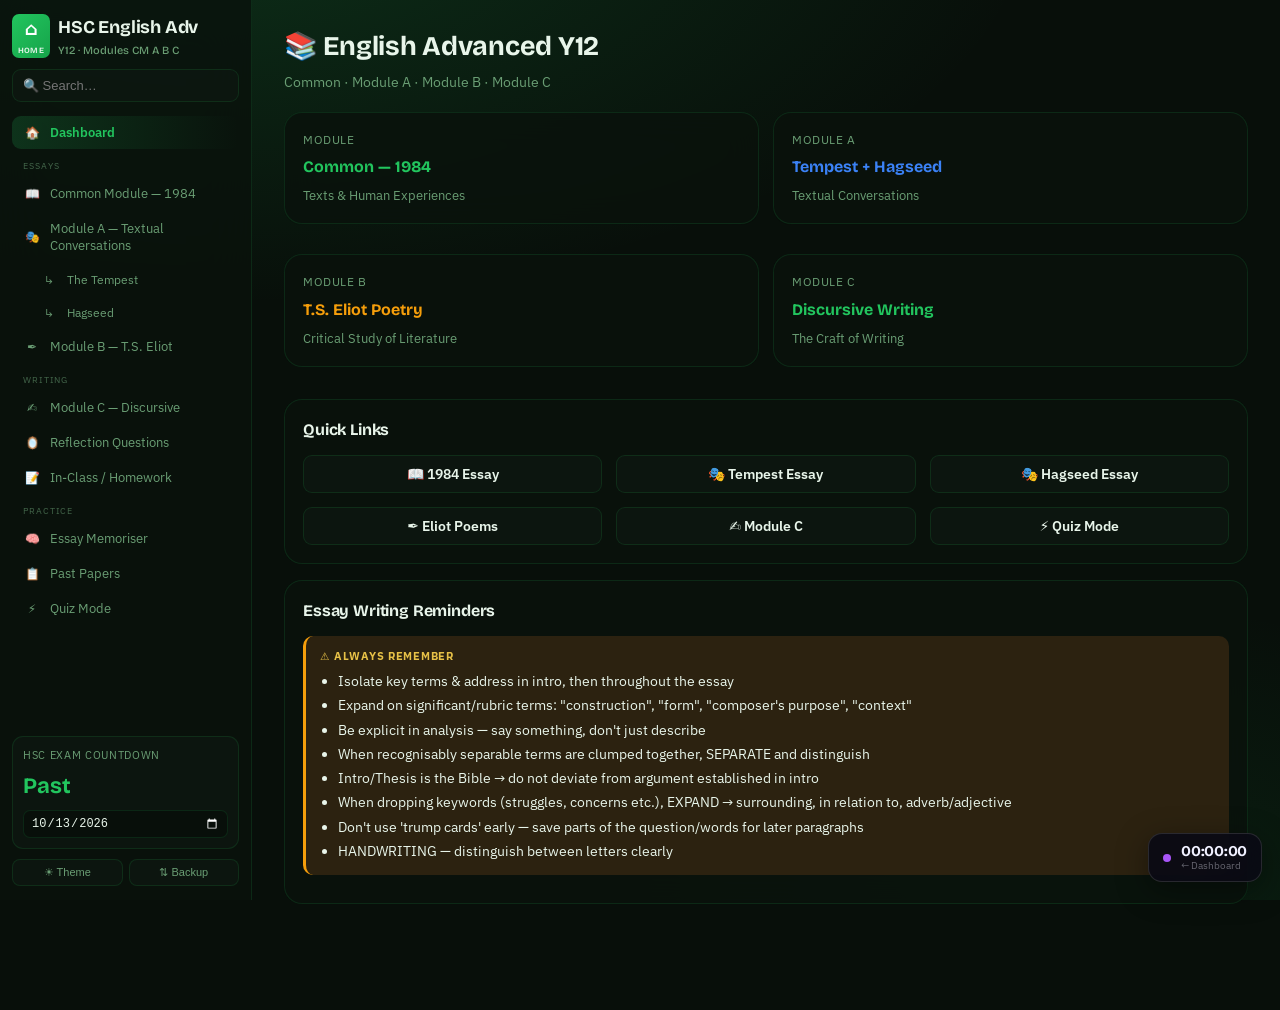
<file: english/index.html>
<!DOCTYPE html>
<html lang="en" data-theme="dark">
<head>
<meta charset="UTF-8"/>
<meta name="viewport" content="width=device-width,initial-scale=1.0"/>
<title>HSC English Advanced Y12 — Study Tool</title>
<link rel="preconnect" href="https://fonts.googleapis.com">
<link rel="preconnect" href="https://fonts.gstatic.com" crossorigin>
<link href="https://fonts.googleapis.com/css2?family=Bricolage+Grotesque:opsz,wght@12..60,400;12..60,700;12..60,800&family=IBM+Plex+Mono:wght@400&family=IBM+Plex+Sans:wght@400;500;600&display=swap" rel="stylesheet">
<style>
:root{
  --bg:#080f0a;--surface:rgba(10,18,12,0.84);--surface2:rgba(16,26,18,0.68);--accent:#22c55e;--accent2:#16a34a;
  --text:#e8f5ea;--muted:#6a9e74;--line:rgba(34,197,94,.13);
  color-scheme:dark;
  --blue:#3b82f6;--green:#22c55e;--amber:#f59e0b;--red:#ef4444;--purple:#a855f7;
  --blueb:#0e1836;--greenb:#0e2a14;--amberb:#2c2210;--redb:#2c1414;--purpleb:#1e1131;
}
html[data-theme="light"]{
  --bg:#f0fff4;--surface:#ffffff;--surface2:#ebf7ee;--accent:#16a34a;--accent2:#15803d;
  --text:#0e2010;--muted:#4a7a52;--line:rgba(0,0,0,.10);
  color-scheme:light;
  --blueb:#e6f0fb;--greenb:#e7f7ec;--amberb:#fdf3e1;--redb:#fbe9e9;--purpleb:#f0e8fb;
}
*{box-sizing:border-box}
body{margin:0;background:var(--bg);background-image:radial-gradient(ellipse 120% 80% at 15% -10%,rgba(34,197,94,.18),transparent 55%),radial-gradient(ellipse 80% 70% at 85% 105%,rgba(22,163,74,.12),transparent 55%);background-attachment:fixed;color:var(--text);font-family:"IBM Plex Sans",system-ui,-apple-system,Segoe UI,Roboto,sans-serif;line-height:1.55}
h1,h2,h3,h4,.brand{font-family:"Bricolage Grotesque","IBM Plex Sans",system-ui,sans-serif;font-weight:700;letter-spacing:-.01em}
a{color:var(--accent)}
@keyframes fu{from{opacity:0;transform:translateY(8px)}to{opacity:1;transform:none}}
.app{display:flex;min-height:100vh}
.sidebar{width:252px;background:var(--surface);backdrop-filter:blur(24px);-webkit-backdrop-filter:blur(24px);border-right:1px solid var(--line);position:sticky;top:0;height:100vh;display:flex;flex-direction:column;padding:14px 12px;gap:10px;overflow-y:auto;flex-shrink:0}
.brand{font-size:18px;display:flex;align-items:center;gap:8px}
.brand .logo{width:26px;height:26px;border-radius:7px;background:linear-gradient(135deg,var(--accent),var(--accent2));display:flex;align-items:center;justify-content:center;color:#fff;font-weight:800;font-size:13px}
.brand small{display:block;color:var(--muted);font-size:11px;font-weight:500;letter-spacing:0}
.search input{width:100%;background:var(--surface2);border:1px solid var(--line);color:var(--text);border-radius:9px;padding:8px 10px;font-size:13px}
.search input:focus{outline:none;border-color:var(--accent)}
.navlist{display:flex;flex-direction:column;gap:2px;margin-top:4px}
.navbtn{display:flex;align-items:center;gap:9px;background:none;border:none;color:var(--muted);text-align:left;padding:8px 11px;border-radius:9px;cursor:pointer;font-size:13px;font-family:inherit;width:100%;transition:.12s}
.navbtn .ic{width:18px;text-align:center;font-size:12px;flex-shrink:0}
.navbtn:hover{background:var(--surface2);color:var(--text)}
.navbtn.active{background:linear-gradient(90deg,rgba(34,197,94,.18),transparent);color:var(--accent);font-weight:600}
.navbtn.sub{padding-left:28px;font-size:12px}
.nav-sep{font-size:9px;text-transform:uppercase;letter-spacing:.1em;color:var(--muted);padding:8px 11px 2px;opacity:.6}
.exampill{margin-top:auto;background:var(--surface2);border:1px solid var(--line);border-radius:11px;padding:10px}
.exampill label{font-size:11px;color:var(--muted);display:block;margin-bottom:5px;text-transform:uppercase;letter-spacing:.06em}
.exampill .cd{font-size:22px;font-weight:700;color:var(--accent);font-family:"Bricolage Grotesque",sans-serif}
.exampill input{width:100%;margin-top:7px;background:var(--bg);border:1px solid var(--line);color:var(--text);border-radius:7px;padding:5px 7px;font-size:12px}
.sb-foot{display:flex;gap:6px;flex-wrap:wrap}
.sb-foot button{flex:1;font-size:11px;padding:6px;background:var(--surface2);border:1px solid var(--line);color:var(--muted);border-radius:8px;cursor:pointer;min-width:60px}
.sb-foot button:hover{color:var(--text);border-color:var(--accent)}
.main{flex:1;min-width:0;padding:26px 32px 90px;max-width:1100px}
.page-head{margin-bottom:18px;display:flex;align-items:flex-end;gap:14px;flex-wrap:wrap}
.page-head h1{font-size:27px;margin:0 0 4px}.page-head p{color:var(--muted);margin:0;font-size:14px}
.card{background:var(--surface);backdrop-filter:blur(16px);-webkit-backdrop-filter:blur(16px);border:1px solid var(--line);border-radius:18px;padding:18px;margin-bottom:16px}
.card h3{margin:0 0 12px;font-size:16px}
.grid{display:grid;gap:14px}
.g2{grid-template-columns:repeat(2,1fr)}.g3{grid-template-columns:repeat(3,1fr)}
@media(max-width:900px){.g2,.g3{grid-template-columns:1fr}}
.stat{display:flex;flex-direction:column;gap:6px}
.stat .big{font-size:30px;font-weight:700;font-family:"Bricolage Grotesque",sans-serif}
.stat .lbl{color:var(--muted);font-size:12px;text-transform:uppercase;letter-spacing:.05em}
.bar{height:9px;background:var(--surface2);border-radius:20px;overflow:hidden}
.bar>i{display:block;height:100%;background:linear-gradient(90deg,var(--accent),var(--accent2));border-radius:20px;transition:width .4s}
/* tabs */
.tabs{display:flex;gap:6px;flex-wrap:wrap;margin-bottom:18px}
.tab{font-size:13px;padding:7px 14px;border-radius:20px;border:1px solid var(--line);background:var(--surface2);color:var(--muted);cursor:pointer;font-family:inherit}
.tab.on{background:rgba(34,197,94,.15);color:var(--accent);border-color:var(--accent)}
/* note blocks */
.block{border-radius:10px;padding:12px 14px;margin:10px 0;font-size:13.5px;border-left:3px solid}
.block .bl{font-size:10.5px;text-transform:uppercase;letter-spacing:.07em;font-weight:700;display:block;margin-bottom:5px;opacity:.9}
.block.intro{background:var(--purpleb);border-color:var(--purple)}.block.intro .bl{color:#d8b4fe}
.block.body1{background:var(--blueb);border-color:var(--blue)}.block.body1 .bl{color:#93c5fd}
.block.body2{background:var(--greenb);border-color:var(--green)}.block.body2 .bl{color:#86efac}
.block.body3{background:var(--amberb);border-color:var(--amber)}.block.body3 .bl{color:#fcd34d}
.block.conc{background:var(--redb);border-color:var(--red)}.block.conc .bl{color:#fca5a5}
.block.tip{background:var(--amberb);border-color:var(--amber)}.block.tip .bl{color:#fcd34d}
.block.note{background:var(--surface2);border-color:var(--muted)}
/* quote */
.quote{font-style:italic;background:var(--surface2);border-left:3px solid var(--accent);padding:8px 13px;border-radius:0 8px 8px 0;margin:8px 0;font-size:13.5px;color:var(--text)}
/* dot cards */
.dot{background:var(--surface);border:1px solid var(--line);border-radius:13px;margin:0 0 10px;overflow:hidden}
.dot-h{display:flex;align-items:flex-start;gap:11px;padding:13px 15px;cursor:pointer}
.dot-h:hover{background:var(--surface2)}
.dot-h .ttl{flex:1;font-weight:600;font-size:14.5px}
.dot-h .chev{color:var(--muted);transition:.2s;font-size:12px;padding-top:3px}
.dot.open .chev{transform:rotate(90deg)}
.dot-body{padding:0 15px 15px;display:none}.dot.open .dot-body{display:block}
/* Q&A */
.qa{border:1px solid var(--line);border-radius:10px;padding:11px 13px;margin:9px 0;background:var(--surface2)}
.qa .qq{font-size:14px;margin-bottom:7px;font-weight:500}
.qa .ans{display:none;border-top:1px dashed var(--line);margin-top:9px;padding-top:9px;font-size:13.5px;color:#d8b4fe;white-space:pre-wrap}
.qa.show .ans{display:block}
.qa .reveal{font-size:12px;background:var(--surface);border:1px solid var(--line);color:var(--accent);padding:4px 11px;border-radius:7px;cursor:pointer}
/* quiz mode */
.quiz-card{background:var(--surface);border:2px solid var(--line);border-radius:18px;padding:28px;text-align:center;max-width:680px;margin:0 auto}
.quiz-card .qnum{font-size:12px;color:var(--muted);text-transform:uppercase;letter-spacing:.08em;margin-bottom:14px}
.quiz-card .qtext{font-size:18px;font-weight:600;line-height:1.5;margin-bottom:22px}
.quiz-card .hint{font-size:13px;color:var(--muted);margin-bottom:20px;display:none;white-space:pre-wrap;text-align:left;background:var(--surface2);border-radius:10px;padding:13px;border:1px solid var(--line)}
.quiz-card .hint.show{display:block}
.quiz-btns{display:flex;gap:10px;justify-content:center;flex-wrap:wrap;margin-top:10px}
.btn{background:var(--accent);color:#fff;border:none;border-radius:9px;padding:9px 16px;font-weight:600;cursor:pointer;font-family:inherit;font-size:14px}
.btn:hover{background:var(--accent2)}
.btn.ghost{background:var(--surface2);color:var(--text);border:1px solid var(--line)}
.btn.ghost:hover{border-color:var(--accent);color:var(--accent)}
.btn.sm{padding:6px 12px;font-size:12.5px}
.pill{display:inline-block;font-size:11px;padding:2px 9px;border-radius:20px;background:var(--surface2);border:1px solid var(--line);color:var(--muted)}
.pill.purple{color:#d8b4fe;border-color:#5b2d8f;background:var(--purpleb)}
.pill.blue{color:#93c5fd;border-color:#1e4a63;background:var(--blueb)}
.pill.green{color:#86efac;border-color:#1a4a2a;background:var(--greenb)}
.muted{color:var(--muted)}.small{font-size:12.5px}
.divider{height:1px;background:var(--line);margin:16px 0}
.toast{position:fixed;bottom:22px;left:50%;transform:translateX(-50%);background:var(--surface2);border:1px solid var(--accent);color:var(--text);padding:11px 20px;border-radius:11px;z-index:100;box-shadow:0 10px 30px rgba(0,0,0,.4);opacity:0;transition:.25s;pointer-events:none}
.toast.show{opacity:1}
::-webkit-scrollbar{width:9px}::-webkit-scrollbar-thumb{background:var(--line);border-radius:8px}
textarea.notes{width:100%;background:var(--bg);border:1px solid var(--line);color:var(--text);border-radius:9px;padding:9px;font-family:inherit;font-size:13px;resize:vertical;min-height:80px;margin-top:6px}
textarea.notes:focus{outline:none;border-color:var(--accent)}
.kv{display:flex;justify-content:space-between;padding:6px 0;border-bottom:1px solid var(--line);font-size:13.5px}.kv:last-child{border:none}
.hidden{display:none!important}

/* ── Memoriser ── */
.mem-sent{transition:filter .12s}.mem-sent:hover{filter:brightness(1.08)}
.mem-stack{height:8px;border-radius:20px;overflow:hidden;background:var(--surface2);display:flex}
.ep-grid{display:grid;grid-template-columns:repeat(auto-fill,minmax(260px,1fr));gap:14px;margin-top:4px}
.ep-card{background:var(--surface);border:1px solid var(--line);border-radius:14px;padding:16px;display:flex;flex-direction:column;gap:10px;transition:.15s}
.ep-card:hover{border-color:rgba(168,85,247,.4);transform:translateY(-1px)}
.ep-year{font-size:22px;font-weight:800;font-family:"Bricolage Grotesque",sans-serif;color:var(--accent)}
.ep-meta{font-size:11.5px;color:var(--muted);display:flex;gap:8px;flex-wrap:wrap}
.ep-meta span{background:var(--surface2);padding:2px 8px;border-radius:20px;border:1px solid var(--line)}
.ep-btns{display:flex;gap:6px;margin-top:2px;flex-wrap:wrap}
.ep-pill{font-size:11px;padding:3px 9px;border-radius:20px;border:1px solid rgba(34,197,94,.35);background:rgba(34,197,94,.1);color:#22c55e;white-space:nowrap}
.ep-pill.att{border-color:rgba(168,85,247,.4);background:rgba(168,85,247,.12);color:var(--accent)}
.etimer-overlay{display:none;position:fixed;inset:0;background:rgba(0,0,0,.72);backdrop-filter:blur(8px);z-index:200;align-items:center;justify-content:center}
.etimer-overlay.open{display:flex}
.etimer-box{background:var(--surface);border:1px solid var(--line);border-radius:20px;padding:32px 36px;text-align:center;min-width:320px;box-shadow:0 24px 60px rgba(0,0,0,.6)}
.etimer-title{font-size:14px;color:var(--muted);margin-bottom:4px}
.etimer-paper{font-size:16px;font-weight:700;margin-bottom:20px}
.etimer-display{font-size:58px;font-weight:800;font-family:"Bricolage Grotesque",sans-serif;letter-spacing:-.02em;line-height:1;margin-bottom:6px;transition:color .3s}
.etimer-display.warn{color:#f59e0b}.etimer-display.danger{color:#ef4444}
.etimer-sub{font-size:12px;color:var(--muted);margin-bottom:24px}
.etimer-btns{display:flex;gap:8px;justify-content:center;flex-wrap:wrap}
</style>
</head>
<body>
<script>
(function syncThemeDash(){
  try{const d=JSON.parse(localStorage.getItem('hsc_dash_v2')||'{}');if(d.theme){document.documentElement.setAttribute('data-theme',d.theme);}}
  catch(e){}
}());
</script>

<div class="app">
  <aside class="sidebar">
    <div class="brand">
      <a href="../index.html" style="text-decoration:none"><span class="logo" style="width:38px;height:44px;font-size:18px;flex-direction:column;gap:1px;display:flex;align-items:center;justify-content:center">⌂<span style="font-size:8px;font-weight:700;letter-spacing:.04em;opacity:.85">HOME</span></span></a>
      <div>HSC English Adv<small>Y12 · Modules CM A B C</small></div>
    </div>
    <div class="search"><input id="globalSearch" type="text" placeholder="🔍 Search…" autocomplete="off"/></div>
    <nav class="navlist" id="nav"></nav>
    <div class="exampill">
      <label>HSC Exam Countdown</label>
      <div class="cd" id="countdown">— days</div>
      <input id="examDate" type="date"/>
    </div>
    <div class="sb-foot">
      <button id="themeBtn">☀ Theme</button>
      <button id="ioBtn">⇅ Backup</button>
    </div>
  </aside>
  <main class="main" id="main"></main>
</div>
<div class="toast" id="toast"></div>
<div class="etimer-overlay" id="etimerOverlay" onclick="if(event.target===this)etimerClose()">
  <div class="etimer-box">
    <div class="etimer-title" id="etimerTitle"></div>
    <div class="etimer-paper" id="etimerSubs"></div>
    <div class="etimer-display" id="etimerDisplay">00:00</div>
    <div class="bar" style="margin-bottom:20px"><div id="etimerPct" style="height:100%;width:0%;background:var(--accent);border-radius:20px;transition:width 1s linear"></div></div>
    <div class="etimer-sub">Press Start when you open the PDF</div>
    <div class="etimer-btns">
      <button class="btn" id="etimerStartBtn" onclick="etimerToggle()">▶ Start</button>
      <button class="btn ghost" onclick="etimerReset()">↺ Reset</button>
      <button class="btn ghost" onclick="etimerClose()">✕ Close</button>
    </div>
  </div>
</div>
<!-- FLOATING TIMER WIDGET -->
<div id="ftimer" style="display:none;position:fixed;bottom:20px;right:20px;background:rgba(10,10,20,.92);border:1px solid rgba(34,197,94,.4);border-radius:14px;padding:10px 15px;backdrop-filter:blur(20px);z-index:500;align-items:center;gap:10px;box-shadow:0 8px 30px rgba(0,0,0,.5);cursor:pointer;font-family:'IBM Plex Sans',system-ui,sans-serif" onclick="window.location='../index.html'">
  <div id="ft-icon" style="font-size:16px">📚</div>
  <div><div id="ft-subj" style="font-size:10px;color:rgba(255,255,255,.4);text-transform:uppercase;letter-spacing:.08em;margin-bottom:1px"></div><div id="ft-time" style="font-size:18px;font-weight:800;color:#fff;font-family:'Bricolage Grotesque',system-ui,sans-serif;letter-spacing:-.01em">00:00:00</div></div>
  <div style="font-size:10px;color:rgba(255,255,255,.3);padding-left:6px;border-left:1px solid rgba(255,255,255,.1)">↗ dash</div>
</div>
<script>
(function(){
  const TK='hsc_timer_v2';
  const SUBJ_MAP={eng:{name:'English',icon:'📚',color:'#a855f7'},bio:{name:'Biology',icon:'🧬',color:'#22c55e'},chem:{name:'Chem',icon:'⚗️',color:'#f59e0b'},math:{name:'Maths',icon:'📐',color:'#3b82f6'}};
  function getTS(){try{return JSON.parse(localStorage.getItem(TK))||{running:false,elapsed:0,startedAt:null};}catch(e){return{running:false,elapsed:0,startedAt:null};}}
  function timerSec(){const ts=getTS();return(ts.running&&ts.startedAt)?ts.elapsed+Math.floor((Date.now()-ts.startedAt)/1000):ts.elapsed;}
  function fmt(s){return[Math.floor(s/3600),Math.floor((s%3600)/60),s%60].map(n=>String(n).padStart(2,'0')).join(':');}
  function update(){
    const ts=getTS(),el=document.getElementById('ftimer');
    if(!el)return;
    if(!ts.running&&ts.elapsed===0){el.style.display='none';return;}
    el.style.display='flex';
    const sec=timerSec();
    const s=SUBJ_MAP[ts.subject]||SUBJ_MAP.eng;
    document.getElementById('ft-icon').textContent=s.icon;
    document.getElementById('ft-subj').textContent=s.name;
    document.getElementById('ft-time').textContent=fmt(sec);
    document.getElementById('ft-time').style.color=s.color;
    el.style.borderColor=s.color.replace(')',', .4)').replace('rgb','rgba');
  }
  update();
  setInterval(update,1000);
})();
</script>
<script>
const LS_KEY="hsceng_progress";
const DEFAULT_STATE={notes:{},examDate:"2026-10-13",theme:"dark",quizStats:{},history:[],memProgress:{},paperAttempts:{}};
let state=load();
function load(){try{const s=JSON.parse(localStorage.getItem(LS_KEY));if(s)return Object.assign({},JSON.parse(JSON.stringify(DEFAULT_STATE)),s);}catch(e){}return JSON.parse(JSON.stringify(DEFAULT_STATE));}
let saveT;function save(){clearTimeout(saveT);saveT=setTimeout(()=>localStorage.setItem(LS_KEY,JSON.stringify(state)),350);}
function toast(m){const t=document.getElementById('toast');t.textContent=m;t.classList.add('show');setTimeout(()=>t.classList.remove('show'),1800);}
function esc(s){return(s==null?'':String(s)).replace(/[&<>"]/g,c=>({'&':'&amp;','<':'&lt;','>':'&gt;','"':'&quot;'}[c]));}
function wc(s){return s?s.trim().split(/\s+/).filter(Boolean).length:0;}
function wcpill(s){return `<span style="font-size:10px;padding:1px 7px;border-radius:20px;background:rgba(168,85,247,.15);color:#d8b4fe;border:1px solid rgba(168,85,247,.3);margin-left:7px;font-weight:400;letter-spacing:0">${wc(s)} words</span>`;}

/* ==================== NAV DATA ==================== */
const NAV=[
  {id:"dash",label:"Dashboard",ic:"🏠"},
  {sep:"ESSAYS"},
  {id:"common",label:"Common Module — 1984",ic:"📖"},
  {id:"moda",label:"Module A — Textual Conversations",ic:"🎭"},
  {id:"moda_tempest",label:"The Tempest",ic:"↳",sub:true},
  {id:"moda_hagseed",label:"Hagseed",ic:"↳",sub:true},
  {id:"modb",label:"Module B — T.S. Eliot",ic:"✒️"},
  {sep:"WRITING"},
  {id:"modc",label:"Module C — Discursive",ic:"✍️"},
  {id:"reflections",label:"Reflection Questions",ic:"🪞"},
  {id:"homework",label:"In-Class / Homework",ic:"📝"},
  {sep:"PRACTICE"},
  {id:"memorise",label:"Essay Memoriser",ic:"🧠"},
  {id:"papers",label:"Past Papers",ic:"📋"},
  {id:"quiz",label:"Quiz Mode",ic:"⚡"},
];

/* ==================== CONTENT DATA ==================== */

const COMMON_ESSAY = {
  title:"Common Module — 1984 (George Orwell)",
  text:"George Orwell, 1984 (1949)",
  module:"Texts and Human Experiences",
  intro:`Conventionally, [QUESTION FOCUS] the authenticity of the human experience is predicated upon [THESIS ANGLE] intellectual autonomy, emotional intimacy and genuine connections to others. The emergence of 20th century political extremes, however, refutes this notion through manufacturing states underpinned by totalitarianism and psychological oppression in the pursuit of sociopolitical control. George Orwell's novel '1984' explores [QUESTION FOCUS] the fundamental ideological conflict between humanity and the constraints of autocratic governance through constructing a society in which [ANALYSIS EMPHASIS] individuality and truth are subordinated to absolute power, [LINK TO QUESTION] warning society of how the corrosive effects of totalitarian regimes shape and limit the human experience.`,
  placeholders:[
    ["[QUESTION FOCUS]","Directly adapt to the wording of the question"],
    ["[THESIS ANGLE]","Adapt to your argument about human experiences"],
    ["[MODULE LINK]","Adapt to sound closer to the Common Module rubric"],
    ["[ANALYSIS EMPHASIS]","Shift depending on whether the question is about truth, identity, connection, suffering, rebellion, individuality, etc."],
    ["[LINK TO QUESTION]","Must be reshaped to directly answer the question"],
  ],
  bodies:[
    {label:"Body 1 — Totalitarianism & Surveillance",content:`[QUESTION FOCUS] Arising from contemporary concerns surrounding the emergence of ideological extremes in the wake of WWII, Orwell's novel posits a bleak dystopian landscape of oppressive totalitarian governance, where fear and coercion serve as insidious mechanisms of societal control which [LINK TO QUESTION] serve to curtail the human experience. Manufacturing an allusion to Stalinist Russia, Orwell's dire prognostication of a "glittering world of steel" where a "nation of warriors" all "march forward in perfect unity", posits an industrialised totalitarian state governed by an oppressive Eastern European militant power that instils collective conformity through the indoctrination of fear and dehumanisation. [ANALYSIS EMPHASIS → ADD CLAUSE]
Envisioning a landscape reminiscent of a Foucauldian preoccupation with asymmetrical surveillance, the ubiquitous Party slogan "Big Brother is Watching you" and the "telescreens"; an electric mode of panoptic observation, operate as a sophisticated form of internalised coercion, creating a consciousness of permanent visibility that enables totalitarian governments to restrict the anomalous behaviour fundamental to our [QUESTION FOCUS] physical freedoms. More poignantly, however, Orwell represents the Party's abuse of linguistic determinism as a threat to our [QUESTION FOCUS] emotional and philosophical freedoms. Satirising the dialectical materialism of Stalin's regime, the language of INGSOC, embodied in the paradoxical slogans "War is Peace, Freedom is Slavery, Ignorance is Strength" and the restrictive vocabulary of Newspeak, a semantic proliferation where words are "rubbed out and forgotten", allowing the party to ultimately "narrow the range of thought" and manipulate universal truth. Here, Orwell highlights the destruction of the literary nuances that imbue the human experience with depth and complexity, coalescing in the subordination of [QUESTION FOCUS] intellectual diversity to the Party imperative which ensures an adherence to their asinine beliefs. Thus, Orwell projects his cultural anxieties through constructing a repressive civilisation where totalitarian censorship [LINK TO QUESTION] diminishes our inherent humanity and inhibits rebellion.`},
    {label:"Body 2 — Winston's Rebellion & Human Connection",content:`In response to this enforced coercive oppression, [QUESTION FOCUS] we witness the emergence of subversive individuals who pursue an authentic human experience liberated from totalitarian ideology. [LINK TO QUESTION] By positioning his protagonist, Winston Smith, as the "guardian of the human spirit", Orwell promotes the importance of safeguarding [QUESTION FOCUS] the sanctity of individual thought and veracity of the past. Winston's subversive criticism of the party rhetoric, reflected in his maintenance of a personal diary in where he writes "DOWN WITH BIG BROTHER", evolves into a wider endeavour to carry on the metaphorical "human heritage" which has been erased by totalitarian regimes. Through representing this preliminary act of insurgence, Orwell's protagonist operates as a symbol of rebellion whose innate desire for [QUESTION FOCUS] expressive freedom precipitates the retention of [ANALYSIS EMPHASIS] intellectual diversity and the preservation of wider societal truth. Winston's fervent longing to articulate authentic truth coalesces in his illicit affair with Julia. Their initial sexual interaction, like the diary, represents merely a "political act" designed to metaphorically "tear the party to pieces", rather than an act of affinity, allowing Orwell to foreground how totalitarian regimes distort the conventional motives of human connection. [ANALYSIS EMPHASIS]
This view, however, is dismantled upon their subsequent sexual encounter, where Winston acknowledges through sensory imagery how the "feeling of her skin" had metaphorically "gotten inside of him" and galvanised a "deep tenderness he had not felt before", reflecting the capacity for human connection to temporarily circumvent Party indoctrination, allowing Winston to embrace [QUESTION FOCUS] emotional volatilities that underpin [THESIS ANGLE] the sanctity of the human experience.
Thus, Orwell promotes the importance of this [QUESTION FOCUS] intellectual and emotional expression as integral to the preservation of our [LINK TO QUESTION] innate humanity.`},
    {label:"Body 3 — Defeat, Room 101 & Denouement",content:`The protagonist's ultimate failure to transcend oppressive totalitarian ideology enables Orwell to signal [QUESTION FOCUS] the inevitable subordination of individual will to autocratic governance. O'Brien's ominous threat equating Winston's future to a "boot stamping on a human face forever" is actualised in the Party's physical and psychological torture. [ANALYSIS EMPHASIS]
Foreshadowing a surrendering to the dehumanising totalitarian ideals, Orwell employs polysyndeton, suggesting that Winston will no longer feel "love, or curiosity, or joy", rendering him simply "a mouth that uttered whatever was demanded of him", to articulate the Party's curtailing of anomalous expression fundamental to the human experience, envisioning the vacuity of his banal future bereft of [QUESTION FOCUS] autonomous will.
This dire prognostication resonates in the novel's tragic denouement, where we witness Winston relinquish the final remnants of his humanity. Under the duress of torture in Room 101, where the "impenetrable heart" is exposed by its greatest fear, Winston's fraught imperative "Do it to Julia! Tear her face off", signals the desecration of his emotions as he becomes subsumed within the oppressive constraints of autocratic regimes, corrupting his moral conscience and reflecting the incompatibility between [QUESTION FOCUS] genuine human connection and totalitarian governance. Stripped of this autonomy, Winston's ideological conversion and subsequent reintegration into society allows Orwell to posit the confronting destruction of the individual in the face of tyrannical oppression. Representing an acquiescence of paradoxical 'doublethink' axiom, Winston's tracing of "2+2+=5" within the dust on the table in the Chestnut tree cafe coalesces in Orwell's ominous claim that "he loved Big Brother", signifying the final surrender of [QUESTION FOCUS] inherent human freedom to the persecution of tyrannical domination, allowing Orwell to [LINK TO QUESTION] admonish humanity of the debilitating restraints of totalitarian regimes and their devastating implications on the individual human experience.`},
  ],
  conclusion:`Thus, Orwell cautions audiences to recognise how totalitarian regimes undermine [QUESTION FOCUS] the physical, emotional and intellectual volatilities that afford our existence meaning, ultimately [LINK TO QUESTION] signalling the desecration of the human experience.`,
  keyQuotes:[
    ["Big Brother is Watching you","Panoptic surveillance — internalised coercion"],
    ["War is Peace, Freedom is Slavery, Ignorance is Strength","Linguistic determinism — manipulation of truth via paradox"],
    ["Glittering world of steel / nation of warriors","Allusion to Stalinist industrialised totalitarian state"],
    ["Rubbed out and forgotten","Newspeak — erasure of thought through language restriction"],
    ["DOWN WITH BIG BROTHER","Diary as political act — subversive individuality"],
    ["Feeling of her skin / deep tenderness","Sensory imagery — human connection circumventing Party indoctrination"],
    ["Do it to Julia! Tear her face off!","Room 101 — desecration of human emotion under torture"],
    ["Boot stamping on a human face forever","O'Brien's threat — power as eternal domination"],
    ["He loved Big Brother","Denouement — total surrender of individual will"],
    ["2+2=5","Doublethink — forced capitulation to manufactured truth"],
  ],
};

const TEMPEST_ESSAY = {
  title:"Module A — The Tempest (Shakespeare)",
  text:"William Shakespeare, The Tempest (c. 1610–11, Jacobean era)",
  module:"Textual Conversations",
  intro:`Contemporary authors initiate textual conversation to trace/examine how similar thematic ideas resonate/translate/evolve across divergent/disparate contexts. William Shakespeares dramatic play "the Tempest" explores/exposes Jacobean anxieties/concerns surrounding the shifting hierarchical structures within a world of emerging humanist ideologies, whilst Margaret Atwood's modern prose fiction appropriation "Hagseed" personalises this exploration of power within a 21st century society Defined/underpinned by rampant individualism and moral relativism.
Devoid of compassion or forgiveness to foreground the moral obligations of people in authority.
Ultimately, whilst Shakespeare advocates for a mediation/equilibrium between power and compassion to reconcile the evolving sociopolitical tensions of his milieu, Atwood draws us into an awareness surrounding the absence of such traditional values in the 21st century, presenting power as a corruptive force that corrodes our humanity/morality.`,
  bodies:[
    {label:"BP1 — Loss of Hierarchy / Disruption of Power",content:`Set against the shifting philosophical and theological parameters of the late Renaissance Era, 'The Tempest' reflects Elizabethan concerns surrounding the disturbance of traditional religious, social and political hierarchies in Post-Medieval Europe. The opening stage directions describing a "tempestuous noise of thunder and lightning" operates as an allegorical disruption of traditional Jacobean orthodoxy and precipitates a hierarchical inversion that resonates in the Boatswain's scornful rhetorical question "what care these roarers in the name of the king?"

Here, Shakespeare manufactures a new world order liberated from past theological and socio-political frameworks and signals a symbolic shift away from the established status quo of a governance justified solely upon divine right by rendering it inert. Set against this upheaval, however, is the autocratic island of Prospero. Constructing a master-slave dialectic with Ariel and Caliban, who Prospero condemns, through pejorative adjectives, as "malignant thing" and "poisonous slave" Shakespeare proffers an asymmetrical system of governance characterised by the exercising of absolute power reminiscent of burgeoning Jacobean political structures, where the individual is subjected to a process of dehumanisation and moral exploitation.`},
    {label:"BP2 — Alternative Power Structures (Gonzalo / Antonio)",content:`Liberated from Jacobean hierarchy, Shakespeare uses the island as a stage upon which he explores alternative power structures. Infusing Gonzalo's dialogue with potent religious connotations, the allusion to the sacrament of baptism where he observes how their "garments" have been "stained with salt water" allows him to envision an egalitarian society that bears "no occupation" and "everybody equal". Here, Shakespeare presents a naive perspective of power devoid of hierarchical structure and reliant upon innate human goodness. The impracticality of such governance, however, is exposed in the Machiavellian tendencies of the island's antagonists. By representing Antonio's manipulation of Sebastian to usurp Alonso, stating his "strong imagination" sees a metaphorical "crown dropping upon thy head," Shakespeare undermines the pursuit of an idyllic socialist utopia, suggesting, rather, that humanity's ambition to acquire power is fundamentally driven by malice.`},
    {label:"BP3 — Forgiveness, Compassion & Denouement",content:`Cognisant of the barriers that undermine the attainment of a utopia, Shakespeare advocates for the necessity of a society which balances authority and individual freedom. Electing to exercise forgiveness in the play's denouement, Prospero — described through the stage directions as he "embraces Alonso" — relinquishes his authority by declaring that he will "break his staff" and metaphorically "drown his book" in a symbolic affirmation that a just society must balance power with individual freedom and compassion.

Ariel catalyses a shift to forgiveness through his declaration "That if you now beheld them, your affections would become tender…mine would, sir, were I human." Prospero then declares that "the rarer action is in virtue than in vengeance." Signals a shift from autocratic dictator to compassionate individual. Prospero's freeing of Ariel is the final relinquishment — his slavery has been the symbol of Prospero's authority throughout.

These ideas are developed in the meta-theatrical epilogue, where Prospero and, by extension, Shakespeare, asks the audience for forgiveness. Imploring the audience to metaphorically "release me from my bands" and "set me free", Shakespeare acknowledges the redemptive power of forgiveness and the fallibility of autocratic governance, ultimately reinforcing the necessity of a monarchical rule predicated upon benevolence and a commitment to the welfare of collective society.`},
  ],
  keyQuotes:[
    ["What care these roarers in the name of the king?","Boatswain — rhetorical question; hierarchical inversion"],
    ["Malignant thing / poisonous slave","Pejorative adjectives — Prospero's dehumanisation of Caliban"],
    ["Garments stained with salt water","Baptism allusion — Gonzalo's egalitarian utopia"],
    ["Crown dropping upon thy head","Metaphor — Antonio's Machiavellian manipulation of Sebastian"],
    ["That if you now beheld them…were I human","Ariel — irony: spirit teaches human about empathy"],
    ["The rarer action is in virtue than in vengeance","Prospero's turning point — Catholic values of forgiveness"],
    ["Break my staff / drown my book","Symbolic relinquishment of autocratic power"],
    ["Release me from my bands / set me free","Meta-theatrical 4th wall break — Shakespeare asks audience for forgiveness"],
    ["O brave new world / That has such people in't","Miranda — balance between old hierarchies and new freedom"],
    ["Every third thought shall be my grave","Prospero accepts transience of life; dedicates it to empathy"],
  ],
  artDecons:[
    "Masque scene (Act IV): Prospero = director, draws awareness to constructed nature of power; transition from dictatorship",
    "Metatheatrical addressing: Prospero's epilogue breaks 4th wall, universalising the text's concerns into our world",
    "The Tempest itself: Prospero conjures the storm — directorship is manufactured, power is performance",
  ],
};

const HAGSEED_ESSAY = {
  title:"Module A — Hagseed (Atwood)",
  text:"Margaret Atwood, Hagseed (2016, Hogarth Shakespeare)",
  module:"Textual Conversations",
  context:"21st century society — rampant individualism, moral relativism, devoid of traditional Christian/Catholic values",
  swingSentence:`Reframing this exploration of the nature of authority for a contemporary audience, Atwood employs a third person limited perspective prose to question the moral responsibilities of individuals who exercise power in the 21st Century.`,
  bodies:[
    {label:"BP1 — Felix's Psychological Fracture & Machiavellianism",content:`In the opening of her novel, Atwood presents Felix as a passionate, theatrically inclined, yet inherently Machiavellian persona. Demonstrating the plasticity of his character, Felix's cycnical observation that "the illusion of a smile" is merely "Pretense, fakery, but who's to know?" enables Atwood to convey the hollowness of identity in contemporary landscapes through depicting Felix's façade, which echoes Prospero's tendency to use magic as a kind of theatrical performance. Reaffirming this obsession for artistry, Atwood's metaphorical description of his grin as "the grin of a cornered chimpanzee, part anger, part threat, part dejection" allows her to present his newfound lust for revenge as a result of the rage and envy manifested by the usurpation of his job at the hands of his assistants betrayal. This deep desire for vengeance climaxes in his yearning, through visceral imagery, to "shove it down the throat of that devious, twisted bastard, Tony", enabling Atwood to thus position him as a character defined by internal malice and apathy, suggesting that his delusional self-confidence arises from his untempered lust for revenge and power.
Stripped of his esteemed directorship of the Makeshiweg Festival, Felix's visceral anaphora "it rankles. It festers. It brews venguefulness" allows Atwood to position us in a 21st century society seemingly devoid of the Christian values afforded to Shakespeares characters, instead prioritising notions of individualism and self-interest as we witness the emergence of Felix's inherent malice and Machiavellianism.`},
    {label:"BP2 — Felix's Autocracy (Resonance with Prospero)",content:`Consequently, in an emulation of Prospero's island governance, we witness Felix accept a position at a correctional facility, where he establishes an autocracy in order to execute his own moral vengeance as a result of his deep psychological fracturing.

Incarcerated within a deep psychological schism, his meta-fictive insistence that "the theatre isnt a republic, it's a monarchy", facilitates the exercising of absolute power over the inmates, who, akin to Ariel and Caliban, emerge as "experimental mice" and "play things" in his malicious plot/scheme/machinations to avenge his artistic downfall/dismissal. Here, Atwood reframes/reimagines/reconceptualises Shakespeare's anxieties surrounding the collapse of established Jacobean hierarchies, instead opting to provide a more contemporary perspective on power for modern audiences, foregrounding its morally corruptive nature on the individual when in the pursuit of fulfilling selfish/personal aspirations/desires.
In a key departure from Shakespeare's text, Atwood employs a third person limited perspective narration to confront the audience/to question the moral and ethical obligations/responsibilities of individuals who exercise power/authority in the 21st Century. Felix initially leverages his authority over the prisoners/inmates to satiate his anaphoric desire "to vindicate himself", "to rub their noses in it" in a contemporary mirroring of Prospero's vengeful plot against the nobility (resonance) // in a contemporary rejection/repudiation of Gonzalos false ideals (dissonance), allowing Atwood to suggest that the exercising of power in the 21st century is driven/motivated primarily by notions of subjective justice/righteousness and resentment.`},
    {label:"BP3 — Miranda, Absence of Christian Values (Dissonance)",content:`In a key departure from Shakespeare's text, Atwood employs a third person limited perspective narration to confront the audience regarding the moral and ethical obligations of individuals who exercise power in the 21st Century.

Miranda in Hagseed holds power over Felix — inverts the hierarchy between Prospero/Miranda in The Tempest. Miranda's physical absence in the novel prohibits the emergence of the Catholic values that restore order in The Tempest. Therefore, unlike Prospero, Felix is unable to experience the same moral awakening/revelation. Miranda being in Felix's head is used as an excuse to behave in morally corrupt ways.

Unlike the male characters in the novel, the women don't abuse their positions of power, and therefore emerge as more morally sound — Atwood criticises the patriarchy and empowers her female characters.

Ultimately, whilst Shakespeare advocates for a mediation between power and compassion, Atwood directs us to recognise that power in the 21st century is exercised not in kindness or benevolence, but rather in the pursuit of actualising personal ambition — eroding our moral compass.`},
  ],
  keyQuotes:[
    ["The illusion of a smile. Pretense, fakery, but who's to know?","Hollowness of identity; echoes Prospero's artistry as façade"],
    ["Grin of a cornered chimpanzee, part anger, part threat, part dejection","Zoomorphism — Felix's vengefulness and psychological fragmentation"],
    ["It rankles. It festers. It brews vengefulness","Anaphora + sibilance — devoid of Christian values; individual obsession"],
    ["The theatre isn't a republic, it's a monarchy","Meta-fiction — Felix's autocracy; resonance with Prospero's dictatorship"],
    ["Experimental mice / playthings","Imagery — dehumanisation of prisoners; echoes Prospero/Caliban/Ariel"],
    ["To vindicate himself / to rub their noses in it","Anaphora — 21st century power driven by subjective justice and resentment"],
    ["Are you sure this is ethical","Inmate question — moral ambiguity Felix dismisses"],
    ["My island domain. My penance. My theatre","Anaphoric 'My' — individual control in pursuit of vengeance"],
  ],
  resonancesDissonances:[
    {type:"Resonance",point:"Both protagonists experience loss of power and hardship, precipitating a pursuit of revenge"},
    {type:"Resonance",point:"Both exercise autocratic control over subordinates (Ariel/Caliban ↔ inmates/Estelle)"},
    {type:"Resonance",point:"Both use artistry/theatre as a mechanism of control"},
    {type:"Dissonance",point:"Prospero exercises forgiveness in denouement; Felix's forgiveness is NOT meaningful"},
    {type:"Dissonance",point:"Felix does not exercise kindness or forgiveness — Atwood argues moral values are diminished in modern society"},
    {type:"Dissonance",point:"Miranda as tether to Catholic values in Tempest; physically absent in Hagseed — severing this tether"},
    {type:"Dissonance",point:"Prospero retains grip on reality; Felix borderline loses his sanity through his delusional relationship with his imagined Miranda"},
    {type:"Dissonance",point:"Felix weaponises already vulnerable prisoners; Prospero's subjects are magical beings bound by contract"},
  ],
};

const ELIOT_ESSAY = {
  title:"Module B — T.S. Eliot Poetry",
  text:"T.S. Eliot (Preludes 1911 · Prufrock 1915 · Rhapsody 1917 · Magi 1927)",
  module:"Critical Study of Literature",
  intro:`The modernist period rejected the religious and literary conventions that underpinned Western Civilisation for nearly two millennia, forcing individuals to traverse a world of ambiguity and create meaning for themselves. T.S. Eliot's poetry explores these modernist concerns through his vivid representations of emerging urban environments, where 'Preludes' presents a dilapidated urban landscape imbued with spiritual malaise, and 'Prufrock' highlights man's inability to impose his own action and comprehend his own purpose in a landscape of spiritual and emotional indifference. 'Rhapsody' echoes this desolate modernist setting in order to depict the ultimate incarceration of humanity in an inane existential cycle, through evoking the flaneur's fractured psychological state.

Ultimately, Eliot recognises the degradation of modernity and directs us to seek meaning for ourselves through belief in the divine, in order to overcome the monotony and futility of our daily lives.

NOTE: For literature questions — general literature thesis first, then transition into a modernism sentence, then Eliot sentence, then optional summary on the two poems.`,
  poems:[
    {
      id:"preludes",title:"Preludes (1911)",
      keyIdeas:[
        "Eliot's condescending disregard for desolate urban areas and their correlation to the spiritual malaise of 20th Century society",
        "Condemnation of the banality of modern existence and the homogenous ritualistic nature of contemporary life",
        "Central to Eliot's growing concern with the relationship between internal and external worlds",
      ],
      analysis:`The burgeoning theological fragmentation and existential uncertainty endemic to Modernity resonates in 'Preludes', a series of fractured vignettes which posit a desolate urban landscape imbued with spiritual vacuity, allowing Eliot to present a new world order that revolves monotonously and with an underlying sense of futility. Evoking images of urban squalor in the poem's opening, Eliot employs an accumulation of pejorative adjectives to describe the "withered leaves" and "broken blinds" which fade away into the dusk like the "burnt out ends" of "cigarettes", shrouding the scene with a debilitating lethargy that reflects the poet's condescending disregard for modern landscapes and their degradation of the natural world. Aware of the debilitating impact of the physical environment on the psyche, the synecdochic representation likening the city's populace to "muddy feet" that "press to early coffee stands", evokes visions of the mindless collective regressing into uniformity from the monotonous rituals of modern life, allowing Eliot to extend his criticism of the physical landscape to condemn the impersonal nature of modern existence. This examination of the relationship between man's internal and external world allows for a profound criticism of the spiritual emptiness that underpinned Eliot's milieu. Shifting from omniscient narration to second person in Vignette III to render these struggles universal, the speaker contemplates the "thousand sordid images" that constitute "your soul"; images indicative of an internal spiritual world in disarray which has been threatened by the despondency of the modern world. These visions are subsequently externalised as the persona embodies the "conscience of the blackened street", where, in a biblical allusion to Christ's crucifixion, "his soul" becomes "stretched tight across the sky" and "trampled by insistent feet at four, five, six o'clock". Here, Eliot foregrounds Modernism's gradual separation from religious belief whilst positioning his speaker as the archetypal modern man who is spiritually crushed and subsumed within the inane patterns of modern life. This image of tenuous anxiety coalesces in the final vignette as Eliot articulates an awareness of something ethereal that exists beyond the bleak cityscape. Despite alluding to a fleeting catholicon of divinity, an "infinitely gentle, suffering thing", Eliot ultimately directs the audience to "laugh" at such a notion in a symbolic dismissal of Christ, accepting, through simile, that the world "revolves like ancient women gathering fuel in vacant lots". Here, Eliot recognises the fragility of religion amid modernism's repudiation of all past principles, replacing them with futility and despair to confirm the hollow and meaningless tragedy of the increasingly impersonal existence that humanity is ultimately unable to transcend.`,
      quotes:[
        ["Withered leaves / broken blinds / burnt out ends of smoky days","Accumulation of pejorative adjectives — urban squalor, spiritual malaise"],
        ["Muddy feet / press to early coffee stands","Synecdoche — homogenous, mindless conformity of modern existence"],
        ["Thousand sordid images that constitute your soul","2nd person shift — universalising spiritual disarray"],
        ["Soul stretched tight across the sky / trampled by insistent feet","Biblical allusion to crucifixion — spiritual crushed under modernity"],
        ["Infinitely gentle, suffering thing","Fleeting allusion to divinity — quickly dismissed"],
        ["World revolves like ancient women gathering fuel in vacant lots","Simile — world revolves futilely; humanity unable to transcend"],
      ],
    },
    {
      id:"prufrock",title:"The Love Song of J. Alfred Prufrock (1915)",
      keyIdeas:[
        "Existential alienation of modern man rendered inarticulate by fear and anxiety (severance from literary/religious ideals)",
        "The internalisation of existential inquiry and the subsequent self-deprecating realisation of modern man's inadequacy",
        "Fate, purpose and meaning are now determined by the individual",
      ],
      analysis:`"Prufrock" explores the psychological despair of modern man through its tracing of the eponyms existential insecurity, which inhibits his ability to affect meaningful change and achieve genuine connection in a world devoid of traditional Romantic tethers. Employing the dramatic monologue medium, Eliot establishes a heavily industrialised setting while revealing the narrator's existential plights. His unique zoomorphism of the "yellow fog" which rubs its "back" and "muzzle on the window-panes" and his ominous allusion to an "overwhelming question"; thereby domesticating industrial pollution and signalling the erosion of Romantic transcendence within the modern landscape, allowing Eliot to foreground the grandiloquent proclivity for indecision. This dilapidation of setting compels Prufrock to attempt to confront his own shortcomings. His anaphoric insistence that "there will be time" for "a hundred visions and revisions" as he procrastinates engaging with a woman of his affections reveals the insecurity and uncertainty which plagues humanities psyche in this modern landscape. Attempting to alleviate this existential dejection, Prufrock's rumination echoes Eliot's earlier works as the poet employs a disjointed form to reflect his fragmented internal perception. Prufrock's biblical allusion to the Gospel of John, declaring "I am Lazarus come from the dead" momentarily stages the fantasy of revelatory transcendence before collapsing into anticipatory rejection and being immediately offset by his recognition "No! I am not Prince Hamlet", but merely "the Fool", indicating his fundamental inability to transcend his circumstances as he is perceivably insignificant within the narrative of his own life, cementing the inescapable cyclical nature of modern existence. Thus, Prufrock ultimately foregrounds the dire implications of the corruption of Romantic symbols on our ability to influence change. Mirroring the pattern of revelatory transformation evident in this allusion, Prufrock's ultimate concession after hearing the "mermaids singing", stating "I do not think they will sing to me", as he is forced to "wake" from his imagination reverie and metaphorically "drown" within an existential void of perpetual despair, signalling the final surrender to his inescapable psychological condition as Eliot further condemns modern man's inability to forge meaning through affirmative action and leaves us with a similarly bleak representation of the modern world as evident in Preludes.`,
      quotes:[
        ["Yellow fog that rubs its back / muzzle on the window-panes","Zoomorphism — domesticating industrial pollution, eroding Romantic transcendence"],
        ["There will be time / a hundred visions and revisions","Anaphora — procrastination and existential indecision"],
        ["I am Lazarus come from the dead","Biblical allusion (Gospel of John) — fantasy of revelatory transcendence"],
        ["No! I am not Prince Hamlet, nor was meant to be","Allusion — self-deprecating recognition of inadequacy; merely 'the Fool'"],
        ["Do I dare? / Do I dare?","Rhetorical question — paralysis, existential anxiety"],
        ["I do not think they will sing to me / human voices wake us and we drown","Surrender to existential void — final resignation"],
      ],
    },
    {
      id:"rhapsody",title:"Rhapsody on a Windy Night (1917)",
      keyIdeas:[
        "Disillusion of past Romantic sensibilities incarcerates humanity in inane/repetitive existence",
        "Eliot's condescending disregard for desolate urban areas and their correlation to the spiritual malaise of 20th century society",
        "Fixation on time and memory as fractured remnants of a bygone era unable to liberate the persona from his disillusioned state",
      ],
      analysis:`"Rhapsody" recalls Bergson's philosophy on the fractured nature of time and memory as it employs an irregular prose form to construct a bleak urban landscape bereft of past Romantic sensibilities and voice the inescapable ennui of Modernity. Embodying the Romantic archetype of the flaneur, whose solitary wanderings along a deserted street "held in lunar synthesis" precipitate an explanation of nihilistic isolation, the poem shifts between distorted reality and fractured memory as the persona is influenced by the streetlamps which beat, through simile, "like a fatalistic drum". Here, Eliot appears to subvert the idyllic symbolism associated with past Romantic sensibilities, manufacturing a tone of dire inevitability which foregrounds his personal disillusionment with modern life. This scathing critique is actualised through the confronting imagery of the "torn and stained dress" of a woman and a "cat devouring a morsel of rancid butter", exacerbating this bleak vision of modern decrepitude by offering these as symbols of decay to reflect the sordid physical corruption of contemporary life. These fraught observations subsequently instigate a litany of displaced memories as the persona searches for alleviation. Their recollection, voiced through accumulation, of the "twisted branch" upon a beach, "broken springs in factory yards" and eyes attempting to "peer through lighted shutters", allows Eliot to depict the speaker's initial failure to transcend their present nihilism, where their rumination serves merely as a reminder of an increasingly impersonal and isolating modern existence provoked by rampant industrialisation and degradation of the natural world. This initial failure compels the flaneur to seek respite through their appeal to Romantic traditions, realised in the moon. Revered by 19th Century idealists as a symbolic mirror of the human psyche, the persona's initial interaction with the personified moon which "smiles…winks…and smooths its hair", is undermined by their subsequent confrontation with its "washed-out smallpox cracked face", enabling Eliot to evoke the stagnant weariness of both past Romantic sensibilities and the spiritual condition of modern man, rendered impotent in his attempts to transcend the existential malaise concomitant with the advent of Modernity. The poem's ultimate tragedy, however, finds voice in the flaneur's inevitable return home as they are forced to confront the 'toothbrush on the wall' and 'shoes at the door'; quotidian symbols which represent the final "twist of the knife" in their futile search for catharsis, enabling Eliot to leave us with a poignant reminder of the diminution of Romantic spirit, employing these icons of domestic monotony to confirm the existential inadequacy of modernity which humanity is ultimately unable to transcend.`,
      quotes:[
        ["Held in lunar synthesis","Ironic — moon as fragmented/distorted, not romantic unifier"],
        ["Like a fatalistic drum","Simile — dire inevitability; subverts Romantic symbolism"],
        ["Torn and stained dress / cat devouring a morsel of rancid butter","Confronting imagery — modern decrepitude, Romantic decay"],
        ["Twisted branch / broken springs in factory yards","Accumulation — fractured memory fails to transcend present nihilism"],
        ["Washed-out smallpox cracked face","Moon's degradation — stagnant weariness of Romantic spirit"],
        ["Toothbrush on the wall / shoes at the door — the last twist of the knife","Quotidian symbols — futile search for catharsis; inescapable monotony"],
      ],
    },
    {
      id:"magi",title:"Journey of the Magi (1927)",
      keyIdeas:[
        "Spiritual enlightenment fails to alleviate existential suffering and paradoxically precipitates isolation rather than salvation",
        "The Magi as archetypal modern man, unable to comprehend the significance of the Incarnation, reflecting modernity's rejection of Christian theological belief",
        "Suspension between doubt and certainty (Birth or Death) as the lingering condition of spiritual uncertainty within a secular world",
      ],
      analysis:`"Magi" operates as an allegory for Eliot's personal conversion to Catholicism and subverts the biblical grand narrative form to expose how the attainment of spirituality cannot alleviate the existential suffering concomitant with Modernist nihilism. Framed around the ruminations of the Magi who journey to witness the Birth of Christ, but are unsure of its significance, Eliot explores the consequences of the emergence of Christian faith within the Modern world. Subverting the optimism conventionally associated with nativity, the opening biblical allusion to the 'Three Wise Men' who undertake "a long journey" in the "dead of winter" is set against the narrator's representation of "the towns unfriendly" and "the villages dirty." Here, the poet establishes a hostile environment marked by decay and existential upheaval, where the Magi's pilgrimage operates as a symbol of Eliot's spiritual awakening as he attempts to mediate the void between religious certainty and the disorder of 20th Century Modernism. This vision is juxtaposed as the Magi enter the temperate valley. Eliot employs symbols of renewal, revealing through sensory imagery the "smell of vegetation" and "running stream" to signal a new creation concomitant with the birth of Christ. By littering the landscape with Christian symbolism; the allusion to Christ's crucifixion "three trees on the low sky" and the Book of Revelations, depicting an "old white horse," the Magus are positioned as the archetypical modern man, unaware of the message of salvation they carry, as their understanding of the Incarnation is deliberately limited to reflect modernity's rejection of two millennium of Christian theological belief. After witnessing the birth of Christ, the Magi find themselves suspended between doubt and certainty. By recalling it as a "satisfactory" event and rhetorically questioning whether they saw a "Birth or Death?" Eliot gives voice to the spiritual uncertainty that once plagued him; an uncertainty that leaves the Magus unable to reconcile the significance of such an experience. Subsequently liberated from this doubt, the poet suggests that spiritual enlightenment precipitates isolation. To elicit this, Eliot offers a poignant image of the Christian experience in a secular world, suggesting the Magi are no "longer at ease" amongst these "alien people clutching their gods" signalling a newfound disconnection, not underpinned by the existential uncertainty of his earlier poems, but one paradoxically manufactured by a transformative spiritual experience that has altered his perception of existence. Ultimately, "Magi" subverts any hope for salvation through spiritual belief by instead suggesting that such awakening serves as a mere exacerbation of the collective existential uncertainty of contemporary existence.`,
      quotes:[
        ["Dead of winter / towns unfriendly / villages dirty","Hostile decay — existential upheaval; hostile to spiritual awakening"],
        ["Smell of vegetation / running stream","Sensory imagery — symbols of renewal; birth of Christ"],
        ["Three trees on the low sky","Allusion to Christ's crucifixion — Magi unaware of significance"],
        ["Old white horse","Book of Revelations allusion — modernity's rejection of theological belief"],
        ["A Birth or Death?","Rhetorical question — suspension between doubt and certainty; spiritual uncertainty"],
        ["No longer at ease here / alien people clutching their gods","Spiritual enlightenment paradoxically precipitates isolation, not salvation"],
      ],
    },
  ],
};

const MODC_DATA = {
  title:"Module C — The Craft of Writing",
  text:"Discursive Writing · Model: Adichie, '305 Marguerite Cartwright Avenue'",
  module:"The Craft of Writing",
  piece:{
    title:"11/11 Rellinger Strasse",
    form:"Discursive",
    wordcount:"~990 (full) / shortened version also available",
    centralIdea:"Place as an anchor for identity — how place grounds us socially and psychologically, and how belonging can be lifted, lost, and gradually rebuilt through time, repetition and connection.",
    extendedMetaphor:"The anchor: 'Place, however, is like an anchor. It grounds us both socially and psychologically.' → 'The anchor chain started to loosen — not all at once, but link by link.' → 'When one anchor lifts, you don't disappear. You learn how to drop another.'",
  },
  reflection:{
    fullText:`Throughout my study of Module C, I have come to recognise how discursive writing can be used to shape meaning through deliberate choices of language and structure, exploring the complex interplay between memory and place. Inspired by Adichie's '305 Marguerite Cartwright Avenue', my discursive piece '11/11 Rellinger Strasse' attempts to explore the way in which place functions as an anchor for identity, demonstrating that this sense of home can be lifted, lost and re-established through time, repetition and belonging, thus echoing Adichie's rejection of single narrative form through movement from childhood certainty in Hamburg to gradual re-anchoring in Sydney.

Through Adichie's piece, I recognised how informal language can connect with readers. I open my piece with an anecdote tracing back to my home in the "enchanting streets" of Germany, where I recall the "comfort" and "warm, familiar scent" that "can only be recreated in the antique home of a loving grandmother", in an attempt to evoke a sense of emotional depth to captivate the reader by sharing personal details, whilst simultaneously foregrounding the conceptual focus of my piece on the importance of Place as not just a tangible location, but a vessel of the people we once were.

In order to capture the unpredictable nature of change and the underappreciation of Place's importance, I shifted into a conscious reflection to further enhance my discussion and understanding of the discursive genre. My recognition, in hindsight, that "Back then, I thought place was permanent" coalesces in my anaphoric realisation that "home is an arrangement of certainties: the same steps, the same smells, the same light at the same hour". Here, I hoped to adopt Adichie's habit of directly addressing the audience to emphasise how Place is not simply a physical space, but an ideological construct shaped by memory, routine, and relationships. Subsequently, I disrupted this perspective of assumed stability in an attempt to develop my message. This shift, marked by my abrupt declaration, "Change, inevitable as death, always finds its way" culminates in my extended metaphor of the "anchor", which "started to loosen", allowing me to disrupt the previous sense of guaranteed security and suggest instead that belonging is not fixed, but something fragile that can be unsettled and gradually rebuilt.

Ultimately, I aim to leave my audience with a sense of optimism surrounding the influence of change in place on our identity. After recounting my migration to Australia, my reflection that "though this wasn't my home", it quickly taught me that "when one anchor lifts…you learn how to drop another" enables me to offer a final insight into the resilience of belonging, and the gradual process through which identity can be re-established in unfamiliar ground.`,
    metalanguage:["free indirect discourse","second person address","anaphora","extended metaphor","sensory imagery","temporal shift","tonal shift"],
  },
};

const REFLECTIONS = [
  {module:"1984",q:"(Q1) To what extent does the perspective — 'a solitary individual's struggle against repressive authority and the loss of humanity — reflects a timeless conflict that continues to capture the imagination of readers' — resonate with your understanding of Orwell's novel?",
   a:`• Winston as symbol of a wider class — like Rosa Parks acting as figurehead for broader resistance (Jim Crow Laws analogy)
• Tensions in 1984 mirror historical models of opposition — highly relatable across audiences
• Readers look to the novel to gain deeper understanding of their own struggles
• The text has manifested as an accurate prognostication — reminiscent of Trump administration, digital surveillance, etc.
• Amplifies relatability → cements its place as timeless reflection of an everlasting conflict`},
  {module:"1984",q:"(Q2) What aspect of Orwell's world do you believe is the most confronting? Justify with detailed reference to elements of the setting of Oceania.",
   a:`• Thought Police — the most confronting: criminalising dissent at its very inception
• Epitomises complete eradication of personal autonomy and freedom of thought
• Omnipresent telescreens, hidden microphones, ever-watchful Big Brother = perpetual surveillance
• Destruction of psychological independence = annihilation of individuality itself
• Citizens coerced into conformity of MIND, not just action
• Technology and ideology conspiring to enslave thought itself → most insidious form of oppression is internalisation of control`},
  {module:"1984",q:"(Q3) Which secondary character is most crucial in enhancing our understanding of Orwell's text? (Julia, O'Brien or Big Brother)",
   a:`• Big Brother = most crucial — literal embodiment of Orwell's primary message
• Totalitarian surveillance: posters plastered everywhere, TV campaigns, omnipresent nature
• Functions as both political tool and psychological weapon — citizens internalise oppression through fear and worship
• Party's fabrication of propaganda, alteration of history encourages audience to question: 'Is Big Brother real?'
• Irrelevant whether physical manifestation exists — the ideology he embodies is what matters
• His effect on character development of others is his true significance`},
  {module:"1984",q:"(Q5a) Many of Orwell's predictions are disturbingly accurate in the modern world. Discuss.",
   a:`• Written in aftermath of Stalin's Soviet Union and Hitler's Nazi Germany
• Stalin's purges, propaganda, rewriting of history → mirror Party's methods
• Digital age: surveillance technologies echo telescreens (social media, data tracking, facial recognition)
• More insidious — occurs under guise of 'convenience or security'
• Online misinformation/state controlled media → truth becomes relative
• Social stratification: Inner Party vs proles → widening global wealth gap
• However, democratic institutions, investigative journalism, global activism continue to challenge authority`},
  {module:"1984",q:"(Q5b) 1984 ends in apparent hopelessness. Is Orwell offering a total condemnation of human nature, or is there a latent possibility of renewal?",
   a:`• Winston's capitulation initially extinguishes any prospect of renewal
• But Orwell does NOT intend a blanket denunciation — it reads as a deliberate provocation
• Human capacities (memory, affection, autonomy) can be reconfigured by systems designed to weaponise them
• Winston's failure operates as a negative catalyst — pushes reader into a moral position of recognition
• Oceania is not a world where optimism can flourish — designed to unsettle and caution
• Possibility of renewal lies NOT within Winston's crushed world, but within ours
• Orwell's pessimism is constructive — by stripping Winston of agency, he transfers responsibility for safeguarding freedom to the READER
• 'Endurance of humanity depends upon our vigilance'`},
  {module:"Eliot",q:"(Eliot Q1) 'The most confronting thing about Eliot's Preludes isn't the images of squalor, disorder or pessimistic nihilism, but rather, the realisation that not much has changed in the 100 years since the poem was published.' To what extent does this resonate with your understanding?",
   a:`• The value of Eliot's poetry is derived from its persistent relatability across divergent contexts
• Rising secularism — 'The Hollow Men': metaphorical 'void' as humanity strays from spiritual beliefs; still a trend today
• Most confronting shared aspect: continued heavy industrialisation
• 'Preludes' + 'Rhapsody' — monotony of modern life, dilapidation of natural world as result of technological development
• Raises existential questions about vacuity in repetitive cycle — still widespread today, leading to depression etc.
• Truly confrontational because despite their age, the poems retain accuracy and relatability`},
  {module:"Tempest/Hagseed",q:"(Mod A Q1) Was Felix more or less villainous than Prospero?",
   a:`• Felix is LESS villainous in degree of explicit harm but arguably MORE villainous in nature
• Prospero's villainy is structural: slavery, colonial possession, dehumanisation
• Felix's is psychological: obsession, delusion, exploitation of the vulnerable
• Felix targets innocents (prisoners as collateral), whereas Prospero's spectacle primarily affects the men of sin
• Felix weaponises already vulnerable population (prisoners under threat of further incarceration)
• Felix borderline loses sanity — darker interior villainy (against himself and Miranda's memory)
• Felix HAD A CHOICE: fired from a theatre job vs Prospero violently usurped and stranded
• Even despite more severe treatment, Prospero still displays more empathy and ultimately forgives`},
];

const QUIZ_QUESTIONS = [
  // Common Module
  {module:"Common Module (1984)",q:"How does Orwell use the concept of Newspeak to represent the limits of the human experience?",starter:"Intro focus: linguistic determinism as mechanism for curtailing intellectual freedom. Key quotes: paradoxical slogans, 'rubbed out and forgotten', 'narrow the range of thought'. Argument: Orwell satirises Stalin's dialectical materialism to show language as a tool of totalitarian oppression."},
  {module:"Common Module (1984)",q:"'Texts represent both the fragility and resilience of human experience.' How does 1984 explore this?",starter:"Fragility: Room 101, Winston's capitulation, 'boot stamping on a human face forever'. Resilience: diary, affair with Julia, Winston as 'guardian of the human spirit'. Argue both sides — ultimately Orwell shows fragility dominates when totalitarianism is absolute."},
  {module:"Common Module (1984)",q:"To what extent does 1984 explore the paradox of control and freedom?",starter:"Intro: totalitarianism as paradox — War is Peace, Freedom is Slavery. Body 1: surveillance and Newspeak eliminate freedom. Body 2: Winston's rebellion as search for authentic freedom. Body 3: Room 101 — control is absolute; freedom is impossible."},
  {module:"Common Module (1984)",q:"How does Orwell represent the relationship between power and truth in 1984?",starter:"Ministry of Truth as ironic inversion. 'Who controls the past controls the future.' Doublethink as mechanism for accepting manufactured truth. Winston's '2+2=5' as ultimate capitulation."},
  {module:"Common Module (1984)",q:"'In Orwell's 1984, humanity is reduced to its most primitive state.' Discuss.",starter:"Dehumanisation: Caliban-like figures, Winston reduced to 'a mouth', loss of love/curiosity/joy via polysyndeton. Counter: Julia affair shows primitive human emotion (connection) survives until Room 101."},
  // Module A
  {module:"Module A (Tempest / Hagseed)",q:"How does the comparative study of The Tempest and Hagseed illuminate the nature of power?",starter:"Intro: both explore power through loss → revenge → (failed) resolution. Resonance: autocratic governance, master-slave dynamics. Dissonance: Shakespeare advocates compassion/equilibrium; Atwood exposes 21st century moral corruption."},
  {module:"Module A (Tempest / Hagseed)",q:"Compare how Shakespeare and Atwood explore the relationship between power and morality.",starter:"Shakespeare: power tempered by Catholic/Christian values — Prospero's forgiveness. Atwood: power in 21st century corrodes morality — Felix's Machiavellianism. Key dissonance: Miranda's absence severs moral tether."},
  {module:"Module A (Tempest / Hagseed)",q:"'Texts in conversation reveal how context shapes the exercise of authority.' Discuss with reference to both texts.",starter:"Jacobean context: divine right, hierarchical anxiety → Shakespeare advocates balanced monarchy. 21st century: individualism, secularism → Atwood presents power as personally corruptive. Context = source of dissonance."},
  {module:"Module A (Tempest / Hagseed)",q:"How does Atwood's Hagseed reimagine Shakespeare's The Tempest to offer new insights into forgiveness?",starter:"Prospero's forgiveness: genuine, catalysed by Ariel, 'rarer action is virtue than vengeance'. Felix's forgiveness: hollow, performative. Atwood subverts this to argue traditional Catholic values of forgiveness are absent in the 21st century."},
  {module:"Module A (Tempest / Hagseed)",q:"Compare how both composers use the figure of Miranda to explore power.",starter:"Miranda in Tempest: moral tether, symbol of innocence, catalyst for Prospero's humanity. Miranda in Hagseed: physically absent, lives in Felix's delusion, INVERTS hierarchy — holds power over Felix. Atwood: women don't abuse power, emerge as more morally sound → critique of patriarchy."},
  // Module B
  {module:"Module B (T.S. Eliot)",q:"How does Eliot's poetry explore the spiritual crisis of modernity?",starter:"Intro: modernism rejected religious conventions → spiritual vacuum. Preludes: soul 'stretched tight across the sky' — crushed under modernity. Prufrock: 'I am Lazarus' fantasy collapses. Magi: spiritual awakening paradoxically precipitates isolation."},
  {module:"Module B (T.S. Eliot)",q:"'Eliot's poetry condemns modern existence as futile and inescapable.' Do you agree?",starter:"Agree: Preludes — world 'revolves like ancient women gathering fuel'; Rhapsody — toothbrush and shoes as 'final twist of the knife'. Partially agree: Magi gestures toward salvation but finds it inadequate. Textual integrity argument: the very form (fragmented vignettes, irregular prose) enacts this futility."},
  {module:"Module B (T.S. Eliot)",q:"How does Eliot's use of form and structure reflect his modernist concerns?",starter:"Preludes: fractured vignettes — discontinuity of modern experience. Prufrock: dramatic monologue — internalised existential inquiry. Rhapsody: irregular prose form — Bergsonian fractured time. Magi: subverts biblical grand narrative form. Form IS the argument."},
  {module:"Module B (T.S. Eliot)",q:"Compare how Eliot represents the urban environment in Preludes and Rhapsody on a Windy Night.",starter:"Both: desolate urban landscapes, spiritual malaise, condescension toward industrialisation. Preludes: focus on collective conformity (muddy feet, coffee stands). Rhapsody: flaneur's individual fracture, failed search for catharsis through Romantic traditions."},
  {module:"Module B (T.S. Eliot)",q:"How does Eliot explore the relationship between memory and identity in his poetry?",starter:"Rhapsody: Bergsonian fractured time — memories as distorted remnants, unable to liberate from nihilism. Prufrock: time and memory = paralysis ('Do I dare?'). Magi: retrospective narration — memory of the Birth suspended between doubt and certainty."},
  // Module C
  {module:"Module C (Discursive)",q:"Write a discursive piece exploring the idea that belonging is something that can be lost and rebuilt.",starter:"Consider Adichie's structure: personal → reflective → universal. Extended metaphor. Move from specific (place, memory, routine) to abstract (identity, resilience). Open with sensory anecdote. End with earned optimism."},
  {module:"Module C (Discursive)",q:"'Place is not merely a location on a map, but an arrangement of certainties.' Compose a discursive piece responding to this idea.",starter:"Your '11/11 Rellinger Strasse' structure works perfectly here. Anchor metaphor. Hamburg anecdote → disruption of change → Sydney → re-anchoring. Anaphora for certainties."},
  {module:"Module C (Discursive)",q:"Write a short discursive piece exploring the idea of home.",starter:"Avoid clichés. Use Adichie's informal register. Start with ONE specific detail (smell, sound, texture). Build outward. Address 'comfort is easiest to recognise in its absence.'"},
];

/* ==================== STATE & ROUTING ==================== */
let currentPage = "dash";
let currentQuizIdx = 0;
let quizOrder = [];

function buildNav(){
  const nav=document.getElementById('nav');
  nav.innerHTML='';
  NAV.forEach(item=>{
    if(item.sep){
      const s=document.createElement('div');
      s.className='nav-sep';s.textContent=item.sep;nav.appendChild(s);return;
    }
    const b=document.createElement('button');
    b.className='navbtn'+(item.sub?' sub':'')+(currentPage===item.id?' active':'');
    b.innerHTML=`<span class="ic">${item.ic}</span>${esc(item.label)}`;
    b.onclick=()=>goto(item.id);
    nav.appendChild(b);
  });
}

function goto(id){currentPage=id;buildNav();render();}

function render(){
  const m=document.getElementById('main');
  if(currentPage==='dash') return renderDash(m);
  if(currentPage==='common') return renderCommon(m);
  if(currentPage==='moda') return renderModA(m);
  if(currentPage==='moda_tempest') return renderTempest(m);
  if(currentPage==='moda_hagseed') return renderHagseed(m);
  if(currentPage==='modb') return renderEliot(m);
  if(currentPage==='modc') return renderModC(m);
  if(currentPage==='reflections') return renderReflections(m);
  if(currentPage==='homework') return renderHomework(m);
  if(currentPage==='quiz') return renderQuiz(m);
  if(currentPage==='papers') return renderPapers(m);
  if(currentPage==='memorise') return renderMemoriser(m);
  if(currentPage==='mem_view') return renderMemView(m);
  if(currentPage==='mem_session') return renderMemSession(m);
}

/* ==================== DASHBOARD ==================== */
function renderDash(m){
  m.innerHTML=`
  <div class="page-head"><div><h1>📚 English Advanced Y12</h1><p>Common · Module A · Module B · Module C</p></div></div>
  <div class="grid g2" style="margin-bottom:16px">
    <div class="card"><div class="stat"><div class="lbl">Module</div><div class="big" style="font-size:16px;color:var(--accent)">Common — 1984</div><div class="small muted">Texts & Human Experiences</div></div></div>
    <div class="card"><div class="stat"><div class="lbl">Module A</div><div class="big" style="font-size:16px;color:var(--blue)">Tempest + Hagseed</div><div class="small muted">Textual Conversations</div></div></div>
    <div class="card"><div class="stat"><div class="lbl">Module B</div><div class="big" style="font-size:16px;color:var(--amber)">T.S. Eliot Poetry</div><div class="small muted">Critical Study of Literature</div></div></div>
    <div class="card"><div class="stat"><div class="lbl">Module C</div><div class="big" style="font-size:16px;color:var(--green)">Discursive Writing</div><div class="small muted">The Craft of Writing</div></div></div>
  </div>
  <div class="card">
    <h3>Quick Links</h3>
    <div class="grid g3">
      <button class="btn ghost" onclick="goto('common')">📖 1984 Essay</button>
      <button class="btn ghost" onclick="goto('moda_tempest')">🎭 Tempest Essay</button>
      <button class="btn ghost" onclick="goto('moda_hagseed')">🎭 Hagseed Essay</button>
      <button class="btn ghost" onclick="goto('modb')">✒️ Eliot Poems</button>
      <button class="btn ghost" onclick="goto('modc')">✍️ Module C</button>
      <button class="btn ghost" onclick="goto('quiz')">⚡ Quiz Mode</button>
    </div>
  </div>
  <div class="card">
    <h3>Essay Writing Reminders</h3>
    <div class="block tip"><span class="bl">⚠️ Always Remember</span>
    <ul style="margin:0;padding-left:18px;line-height:1.8">
      <li>Isolate key terms & address in intro, then throughout the essay</li>
      <li>Expand on significant/rubric terms: "construction", "form", "composer's purpose", "context"</li>
      <li>Be explicit in analysis — say something, don't just describe</li>
      <li>When recognisably separable terms are clumped together, SEPARATE and distinguish</li>
      <li>Intro/Thesis is the Bible → do not deviate from argument established in intro</li>
      <li>When dropping keywords (struggles, concerns etc.), EXPAND → surrounding, in relation to, adverb/adjective</li>
      <li>Don't use 'trump cards' early — save parts of the question/words for later paragraphs</li>
      <li>HANDWRITING — distinguish between letters clearly</li>
    </ul></div>
  </div>`;
}

/* ==================== COMMON MODULE ==================== */
function renderCommon(m){
  const d=COMMON_ESSAY;
  m.innerHTML=`
  <div class="page-head"><div><h1>${esc(d.title)}</h1><p>${esc(d.module)}</p></div></div>
  <div class="tabs">
    <button class="tab on" onclick="showTab('cm','intro',this)">Intro Template</button>
    <button class="tab" onclick="showTab('cm','bodies',this)">Body Paragraphs</button>
    <button class="tab" onclick="showTab('cm','quotes',this)">Key Quotes</button>
    <button class="tab" onclick="showTab('cm','notes',this)">My Notes</button>
  </div>
  <div id="cm-intro">
    <div class="card">
      <h3>Intro Template <span class="pill purple">Manipulable</span></h3>
      <div class="block intro"><span class="bl">Intro${wcpill(d.intro)}</span>${esc(d.intro).replace(/\n/g,'<br>')}</div>
      <div class="divider"></div>
      <h3 style="font-size:14px;color:var(--muted)">Placeholders</h3>
      ${d.placeholders.map(([ph,desc])=>`<div class="kv"><span style="color:var(--accent);font-family:monospace;font-size:13px">${esc(ph)}</span><span class="small muted">${esc(desc)}</span></div>`).join('')}
    </div>
    <div class="card"><span class="bl" style="font-size:10.5px;text-transform:uppercase;letter-spacing:.07em;font-weight:700;color:var(--muted)">Conclusion</span>
      <div class="block conc" style="margin-top:8px"><span class="bl">Conclusion${wcpill(d.conclusion)}</span>${esc(d.conclusion)}</div>
    </div>
  </div>
  <div id="cm-bodies" class="hidden">
    ${d.bodies.map((b,i)=>`<div class="card"><h3>${esc(b.label)}</h3><div class="block body${i+1}"><span class="bl">Body ${i+1}${wcpill(b.content)}</span><pre style="white-space:pre-wrap;font-family:inherit;margin:0;font-size:13.5px">${esc(b.content)}</pre></div></div>`).join('')}
  </div>
  <div id="cm-quotes" class="hidden">
    <div class="card"><h3>Key Quotes — 1984</h3>
    ${d.keyQuotes.map(([q,a])=>`<div class="kv"><span class="quote" style="flex:1;margin:0">${esc(q)}</span><span class="small muted" style="max-width:260px;text-align:right">${esc(a)}</span></div>`).join('')}
    </div>
  </div>
  <div id="cm-notes" class="hidden">
    <div class="card"><h3>My Notes — Common Module</h3>
    <textarea class="notes" rows="14" placeholder="Add your own notes, extra quotes, teacher feedback…" onchange="saveNote('cm',this.value)">${esc(state.notes['cm']||'')}</textarea>
    </div>
  </div>`;
}

/* ==================== MODULE A — OVERVIEW ==================== */
function renderModA(m){
  m.innerHTML=`
  <div class="page-head"><div><h1>🎭 Module A — Textual Conversations</h1><p>The Tempest (Shakespeare) &amp; Hagseed (Atwood)</p></div></div>
  <div class="grid g2" style="margin-bottom:16px">
    <div class="card" style="cursor:pointer" onclick="goto('moda_tempest')">
      <h3>📜 The Tempest</h3>
      <p style="color:var(--muted);font-size:13px;margin:4px 0 10px">William Shakespeare · c.1610–11</p>
      <button class="btn ghost sm">Open Essay →</button>
    </div>
    <div class="card" style="cursor:pointer" onclick="goto('moda_hagseed')">
      <h3>📗 Hagseed</h3>
      <p style="color:var(--muted);font-size:13px;margin:4px 0 10px">Margaret Atwood · 2016</p>
      <button class="btn ghost sm">Open Essay →</button>
    </div>
  </div>
  <div class="card">
    <h3>Resonances &amp; Dissonances</h3>
    ${HAGSEED_ESSAY.resonancesDissonances.map(r=>`<div class="kv"><span class="pill ${r.type==='Resonance'?'green':'blue'}">${r.type}</span><span style="flex:1;padding-left:10px;font-size:13.5px">${esc(r.point)}</span></div>`).join('')}
  </div>
  <div class="card">
    <h3>Introduction (shared)</h3>
    <div class="block intro"><span class="bl">Intro${wcpill(TEMPEST_ESSAY.intro)}</span><pre style="white-space:pre-wrap;font-family:inherit;margin:0;font-size:13.5px">${esc(TEMPEST_ESSAY.intro)}</pre></div>
  </div>`;
}

/* ==================== MODULE A — TEMPEST ==================== */
function renderTempest(m){
  const d=TEMPEST_ESSAY;
  m.innerHTML=`
  <div class="page-head"><div><h1>${esc(d.title)}</h1><p>${esc(d.module)}</p></div></div>
  <div class="tabs">
    <button class="tab on" onclick="showTab('t','intro',this)">Intro</button>
    <button class="tab" onclick="showTab('t','bodies',this)">Body Paragraphs</button>
    <button class="tab" onclick="showTab('t','quotes',this)">Key Quotes</button>
    <button class="tab" onclick="showTab('t','artistry',this)">Artistry Decons</button>
    <button class="tab" onclick="showTab('t','notes',this)">My Notes</button>
  </div>
  <div id="t-intro">
    <div class="card"><h3>Introduction</h3><div class="block intro"><span class="bl">Intro${wcpill(d.intro)}</span><pre style="white-space:pre-wrap;font-family:inherit;margin:0;font-size:13.5px">${esc(d.intro)}</pre></div></div>
  </div>
  <div id="t-bodies" class="hidden">
    ${d.bodies.map((b,i)=>`<div class="card"><h3>${esc(b.label)}</h3><div class="block body${i+1}"><span class="bl">BP${i+1}${wcpill(b.content)}</span><pre style="white-space:pre-wrap;font-family:inherit;margin:0;font-size:13.5px">${esc(b.content)}</pre></div></div>`).join('')}
  </div>
  <div id="t-quotes" class="hidden">
    <div class="card"><h3>Key Quotes — The Tempest</h3>
    ${d.keyQuotes.map(([q,a])=>`<div class="kv"><span class="quote" style="flex:1;margin:0">${esc(q)}</span><span class="small muted" style="max-width:280px;text-align:right">${esc(a)}</span></div>`).join('')}
    </div>
  </div>
  <div id="t-artistry" class="hidden">
    <div class="card"><h3>Artistry / Metatheatrical Decons</h3>
    <div class="block note"><span class="bl">When to use</span>Use these decons when a question forces Artistry or any theme OTHER than Power. Adapt the essay heavily.</div>
    ${d.artDecons.map((a,i)=>`<div class="block body${(i%3)+1}"><span class="bl">Decon ${i+1}</span>${esc(a)}</div>`).join('')}
    </div>
  </div>
  <div id="t-notes" class="hidden">
    <div class="card"><h3>My Notes — The Tempest</h3>
    <textarea class="notes" rows="12" placeholder="Add your own notes, extra quotes, teacher feedback…" onchange="saveNote('tempest',this.value)">${esc(state.notes['tempest']||'')}</textarea>
    </div>
  </div>`;
}

/* ==================== MODULE A — HAGSEED ==================== */
function renderHagseed(m){
  const d=HAGSEED_ESSAY;
  m.innerHTML=`
  <div class="page-head"><div><h1>${esc(d.title)}</h1><p>${esc(d.module)}</p></div></div>
  <div class="tabs">
    <button class="tab on" onclick="showTab('h','intro',this)">Swing Sentence</button>
    <button class="tab" onclick="showTab('h','bodies',this)">Body Paragraphs</button>
    <button class="tab" onclick="showTab('h','quotes',this)">Key Quotes</button>
    <button class="tab" onclick="showTab('h','rd',this)">Resonance / Dissonance</button>
    <button class="tab" onclick="showTab('h','notes',this)">My Notes</button>
  </div>
  <div id="h-intro">
    <div class="card"><h3>Swing Sentence (Context → Hagseed)</h3><div class="block intro"><span class="bl">Swing Sentence${wcpill(d.swingSentence)}</span>${esc(d.swingSentence)}</div>
    <div class="block note" style="margin-top:12px"><span class="bl">Context</span>${esc(d.context)}</div>
    </div>
  </div>
  <div id="h-bodies" class="hidden">
    ${d.bodies.map((b,i)=>`<div class="card"><h3>${esc(b.label)}</h3><div class="block body${i+1}"><span class="bl">BP${i+1}${wcpill(b.content)}</span><pre style="white-space:pre-wrap;font-family:inherit;margin:0;font-size:13.5px">${esc(b.content)}</pre></div></div>`).join('')}
  </div>
  <div id="h-quotes" class="hidden">
    <div class="card"><h3>Key Quotes — Hagseed</h3>
    ${d.keyQuotes.map(([q,a])=>`<div class="kv"><span class="quote" style="flex:1;margin:0">${esc(q)}</span><span class="small muted" style="max-width:280px;text-align:right">${esc(a)}</span></div>`).join('')}
    </div>
  </div>
  <div id="h-rd" class="hidden">
    <div class="card"><h3>Resonances & Dissonances</h3>
    ${d.resonancesDissonances.map(r=>`<div class="kv"><span class="pill ${r.type==='Resonance'?'green':'blue'}">${r.type}</span><span style="flex:1;padding-left:10px;font-size:13.5px">${esc(r.point)}</span></div>`).join('')}
    </div>
  </div>
  <div id="h-notes" class="hidden">
    <div class="card"><h3>My Notes — Hagseed</h3>
    <textarea class="notes" rows="12" placeholder="Add your own notes, extra quotes, teacher feedback…" onchange="saveNote('hagseed',this.value)">${esc(state.notes['hagseed']||'')}</textarea>
    </div>
  </div>`;
}

/* ==================== MODULE B — ELIOT ==================== */
function renderEliot(m){
  const d=ELIOT_ESSAY;
  m.innerHTML=`
  <div class="page-head"><div><h1>${esc(d.title)}</h1><p>${esc(d.module)}</p></div></div>
  <div class="tabs">
    <button class="tab on" onclick="showTab('e','intro',this)">Intro Template</button>
    ${d.poems.map(p=>`<button class="tab" onclick="showTab('e','${p.id}',this)">${esc(p.title.split(' ')[0])}</button>`).join('')}
    <button class="tab" onclick="showTab('e','notes',this)">My Notes</button>
  </div>
  <div id="e-intro">
    <div class="card"><h3>Introduction Template</h3><div class="block intro"><span class="bl">Intro</span><pre style="white-space:pre-wrap;font-family:inherit;margin:0;font-size:13.5px">${esc(d.intro)}</pre></div></div>
  </div>
  ${d.poems.map(p=>`
  <div id="e-${p.id}" class="hidden">
    <div class="card"><h3>${esc(p.title)}</h3>
      <div style="margin-bottom:12px">${p.keyIdeas.map(k=>`<div style="display:flex;gap:8px;padding:4px 0;font-size:13.5px"><span style="color:var(--accent);flex-shrink:0">▸</span>${esc(k)}</div>`).join('')}</div>
      <div class="block body1"><span class="bl">Analysis${wcpill(p.analysis)}</span><pre style="white-space:pre-wrap;font-family:inherit;margin:0;font-size:13.5px">${esc(p.analysis)}</pre></div>
      <div class="divider"></div>
      <h3 style="font-size:14px">Key Quotes</h3>
      ${p.quotes.map(([q,a])=>`<div class="kv"><span class="quote" style="flex:1;margin:0">${esc(q)}</span><span class="small muted" style="max-width:280px;text-align:right">${esc(a)}</span></div>`).join('')}
    </div>
  </div>`).join('')}
  <div id="e-notes" class="hidden">
    <div class="card"><h3>My Notes — T.S. Eliot</h3>
    <textarea class="notes" rows="12" placeholder="Add notes, comparisons between poems, teacher feedback…" onchange="saveNote('eliot',this.value)">${esc(state.notes['eliot']||'')}</textarea>
    </div>
  </div>`;
}

/* ==================== MODULE C ==================== */
function renderModC(m){
  const d=MODC_DATA;
  m.innerHTML=`
  <div class="page-head"><div><h1>${esc(d.title)}</h1><p>${esc(d.module)}</p></div></div>
  <div class="tabs">
    <button class="tab on" onclick="showTab('c','piece',this)">The Piece</button>
    <button class="tab" onclick="showTab('c','reflection',this)">Reflection</button>
    <button class="tab" onclick="showTab('c','notes',this)">My Notes</button>
  </div>
  <div id="c-piece">
    <div class="card">
      <h3>${esc(d.piece.title)} <span class="pill green">${esc(d.piece.form)}</span></h3>
      <div class="kv"><span class="muted small">Wordcount</span><span>${esc(d.piece.wordcount)}</span></div>
      <div class="kv"><span class="muted small">Central Idea</span><span style="flex:1;text-align:right;font-size:13.5px">${esc(d.piece.centralIdea)}</span></div>
      <div class="divider"></div>
      <div class="block intro"><span class="bl">Extended Metaphor — The Anchor</span><pre style="white-space:pre-wrap;font-family:inherit;margin:0;font-size:13.5px">${esc(d.piece.extendedMetaphor)}</pre></div>
    </div>
  </div>
  <div id="c-reflection" class="hidden">
    <div class="card">
      <h3>Reflection / Statement of Intentions</h3>
      <div class="block intro"><span class="bl">Full Reflection${wcpill(d.reflection.fullText)}</span><pre style="white-space:pre-wrap;font-family:inherit;margin:0;font-size:13.5px">${esc(d.reflection.fullText)}</pre></div>
      <div class="divider"></div>
      <h3 style="font-size:14px">Metalanguage to Use</h3>
      <div style="display:flex;flex-wrap:wrap;gap:6px;margin-top:6px">
        ${d.reflection.metalanguage.map(t=>`<span class="pill purple">${esc(t)}</span>`).join('')}
      </div>
    </div>
  </div>
  <div id="c-notes" class="hidden">
    <div class="card"><h3>My Notes — Module C</h3>
    <textarea class="notes" rows="12" placeholder="Piece drafts, reflections, creative writing prompts…" onchange="saveNote('modc',this.value)">${esc(state.notes['modc']||'')}</textarea>
    </div>
  </div>`;
}

/* ==================== REFLECTIONS ==================== */
function renderReflections(m){
  m.innerHTML=`
  <div class="page-head"><div><h1>🪞 Reflection Questions</h1><p>1984 · Eliot · Tempest/Hagseed</p></div></div>
  ${REFLECTIONS.map((r,i)=>`
  <div class="qa" id="ref${i}">
    <div class="qq"><span class="pill ${r.module==='1984'?'purple':r.module==='Eliot'?'blue':'green'}">${esc(r.module)}</span> ${esc(r.q)}</div>
    <button class="reveal" onclick="toggleQA('ref${i}')">Show dot-point plan</button>
    <div class="ans"><pre style="white-space:pre-wrap;font-family:inherit;margin:0">${esc(r.a)}</pre></div>
  </div>`).join('')}
  <div class="card" style="margin-top:20px"><h3>My Reflection Notes</h3>
  <textarea class="notes" rows="10" placeholder="Additional reflection questions, teacher feedback…" onchange="saveNote('reflections',this.value)">${esc(state.notes['reflections']||'')}</textarea>
  </div>`;
}

/* ==================== HOMEWORK ==================== */
function renderHomework(m){
  m.innerHTML=`
  <div class="page-head"><div><h1>📝 In-Class / Homework</h1><p>Organise your class notes, tasks and feedback here</p></div></div>
  <div class="card"><h3>Common Module — 1984</h3>
  <textarea class="notes" rows="8" placeholder="Class notes, marked essays, feedback…" onchange="saveNote('hw_common',this.value)">${esc(state.notes['hw_common']||'')}</textarea>
  </div>
  <div class="card"><h3>Module A — Tempest & Hagseed</h3>
  <textarea class="notes" rows="8" placeholder="Class notes, marked essays, feedback…" onchange="saveNote('hw_moda',this.value)">${esc(state.notes['hw_moda']||'')}</textarea>
  </div>
  <div class="card"><h3>Module B — T.S. Eliot</h3>
  <textarea class="notes" rows="8" placeholder="Class notes, marked essays, feedback…" onchange="saveNote('hw_modb',this.value)">${esc(state.notes['hw_modb']||'')}</textarea>
  </div>
  <div class="card"><h3>Module C — Craft of Writing</h3>
  <textarea class="notes" rows="8" placeholder="Class notes, marked pieces, reflections, feedback…" onchange="saveNote('hw_modc',this.value)">${esc(state.notes['hw_modc']||'')}</textarea>
  </div>`;
}

/* ==================== QUIZ MODE ==================== */
function renderQuiz(m){
  quizOrder=shuffleArray([...Array(QUIZ_QUESTIONS.length).keys()]);
  currentQuizIdx=0;
  renderQuizCard(m);
}

function renderQuizCard(m){
  const q=QUIZ_QUESTIONS[quizOrder[currentQuizIdx]];
  m.innerHTML=`
  <div class="page-head"><div><h1>⚡ Quiz Mode</h1><p>Essay questions — write an intro (essays) or dot-point plan (Module C). Then reveal the starter.</p></div></div>
  <div class="quiz-card">
    <div class="qnum"><span class="pill ${
      q.module.includes('Common')?'purple':q.module.includes('Module A')?'blue':q.module.includes('Module B')?'':'green'
    }">${esc(q.module)}</span> &nbsp; Question ${currentQuizIdx+1} of ${QUIZ_QUESTIONS.length}</div>
    <div class="qtext">${esc(q.q)}</div>
    <div class="hint" id="qhint"><b>Starter / Key Points:</b><br><br>${esc(q.starter)}</div>
    <div class="quiz-btns">
      <button class="btn ghost" onclick="document.getElementById('qhint').classList.toggle('show');this.textContent=this.textContent==='Show Starter'?'Hide Starter':'Show Starter'">Show Starter</button>
      <button class="btn" onclick="nextQuizQ()">Next Question →</button>
    </div>
  </div>
  <div style="text-align:center;margin-top:24px">
    <button class="btn ghost sm" onclick="renderQuiz(document.getElementById('main'))">🔀 Reshuffle All</button>
    <select id="quizFilter" style="margin-left:10px;font-size:13px" onchange="filterQuiz(this.value)">
      <option value="all">All Modules</option>
      <option value="Common">Common Module</option>
      <option value="Module A">Module A</option>
      <option value="Module B">Module B</option>
      <option value="Module C">Module C</option>
    </select>
  </div>`;
}

function nextQuizQ(){
  currentQuizIdx=(currentQuizIdx+1)%quizOrder.length;
  renderQuizCard(document.getElementById('main'));
}

function filterQuiz(val){
  if(val==='all'){quizOrder=shuffleArray([...Array(QUIZ_QUESTIONS.length).keys()]);}
  else{quizOrder=shuffleArray(QUIZ_QUESTIONS.map((q,i)=>q.module.includes(val)?i:-1).filter(i=>i>=0));}
  currentQuizIdx=0;
  renderQuizCard(document.getElementById('main'));
}

function shuffleArray(a){for(let i=a.length-1;i>0;i--){const j=Math.floor(Math.random()*(i+1));[a[i],a[j]]=[a[j],a[i]];}return a;}

/* ==================== HELPERS ==================== */
function showTab(prefix,id,btn){
  // hide all tabs for this prefix
  document.querySelectorAll(`[id^="${prefix}-"]`).forEach(el=>el.classList.add('hidden'));
  document.getElementById(`${prefix}-${id}`).classList.remove('hidden');
  // update tab buttons
  btn.closest('.tabs').querySelectorAll('.tab').forEach(t=>t.classList.remove('on'));
  btn.classList.add('on');
}

function toggleDot(h){
  const dot=h.closest('.dot');
  dot.classList.toggle('open');
}

function toggleQA(id){
  const el=document.getElementById(id);
  el.classList.toggle('show');
  el.querySelector('.reveal').textContent=el.classList.contains('show')?'Hide':'Show dot-point plan';
}

function saveNote(key,val){state.notes[key]=val;save();}


/* ==================== ESSAY MEMORISER ==================== */

function splitSentences(text){
  let t=String(text||'').replace(/\s+/g,' ').trim();
  const sents=[],buf=[];
  let inQ=false;
  for(let i=0;i<t.length;i++){
    const ch=t[i];
    if(ch==='"'||ch==='“'||ch==='”') inQ=!inQ;
    buf.push(ch);
    if(ch==='.'&&!inQ){
      const s=buf.join('').trim();
      if(s.length>12) sents.push(s);
      buf.length=0;
    }
  }
  const rem=buf.join('').trim();
  if(rem.length>12) sents.push(rem);
  return sents;
}

function getMemEssays(){
  return[
    {id:'common',title:'Common Module — 1984',icon:'📖',color:'var(--green)',sections:[
      {id:'intro',label:'Introduction',text:COMMON_ESSAY.intro},
      ...COMMON_ESSAY.bodies.map((b,i)=>({id:'body'+i,label:b.label,text:b.content})),
      {id:'conc',label:'Conclusion',text:COMMON_ESSAY.conclusion},
    ]},
    {id:'tempest',title:'Module A — The Tempest',icon:'🎭',color:'var(--blue)',sections:[
      {id:'intro',label:'Introduction',text:TEMPEST_ESSAY.intro},
      ...TEMPEST_ESSAY.bodies.map((b,i)=>({id:'body'+i,label:b.label,text:b.content})),
    ]},
    {id:'hagseed',title:'Module A — Hagseed',icon:'🎭',color:'var(--purple)',sections:[
      {id:'intro',label:'Swing Sentence',text:HAGSEED_ESSAY.swingSentence},
      ...HAGSEED_ESSAY.bodies.map((b,i)=>({id:'body'+i,label:b.label,text:b.content})),
    ]},
    {id:'eliot',title:'Module B — T.S. Eliot',icon:'✌️',color:'var(--amber)',sections:[
      {id:'intro',label:'Introduction',text:ELIOT_ESSAY.intro},
      ...ELIOT_ESSAY.poems.map(p=>({id:p.id,label:p.title,text:p.analysis})),
    ]},
  ];
}

function getMemSents(essay){
  const r=[];
  essay.sections.forEach(sec=>{
    splitSentences(sec.text).forEach((text,i)=>{
      r.push({id:`${essay.id}-${sec.id}-${i}`,essayId:essay.id,essayTitle:essay.title,icon:essay.icon,sectionLabel:sec.label,text});
    });
  });
  return r;
}

function memConf(id){return state.memProgress[id]||0;}
function setMemConf(id,v){state.memProgress[id]=v;save();}
function memStats(sents){
  let g=0,y=0,r=0,n=0;
  sents.forEach(s=>{const c=memConf(s.id);if(c===3)g++;else if(c===2)y++;else if(c===1)r++;else n++;});
  return{g,y,r,n,total:sents.length};
}
function confLabel(c){return c===3?'✅ 100%':c===2?'🟡 70%':c===1?'🔴 30%':'— Not started';}
function confColor(c){return c===3?'#22c55e':c===2?'#f59e0b':c===1?'#ef4444':'var(--muted)';}
function confBg(c){return c===3?'rgba(34,197,94,.12)':c===2?'rgba(245,158,11,.12)':c===1?'rgba(239,68,68,.12)':'transparent';}
function confBorder(c){return c===3?'rgba(34,197,94,.35)':c===2?'rgba(245,158,11,.35)':c===1?'rgba(239,68,68,.35)':'var(--line)';}

function memBar(st){
  const t=st.total||1;
  const gp=+(st.g/t*100).toFixed(1),yp=+(st.y/t*100).toFixed(1),rp=+(st.r/t*100).toFixed(1);
  return`<div class="mem-stack"><div style="width:${gp}%;background:#22c55e"></div><div style="width:${yp}%;background:#f59e0b"></div><div style="width:${rp}%;background:#ef4444"></div></div>`;
}

/* ── OVERVIEW ── */
function renderMemoriser(m){
  const essays=getMemEssays();
  const allSents=essays.flatMap(e=>getMemSents(e));
  const gs=memStats(allSents);
  const practiceList=allSents.filter(s=>memConf(s.id)<3).sort((a,b)=>memConf(a.id)-memConf(b.id));
  m.innerHTML=`
  <div class="page-head">
    <div><h1>🧠 Essay Memoriser</h1><p>${gs.total} sentences · ${essays.length} essays</p></div>
    ${practiceList.length?`<button class="btn" onclick="startMemSession(null)">▶ Practice Weakest (${practiceList.length})</button>`:'<button class="btn" style="background:var(--green)" disabled>✅ All memorised!</button>'}
  </div>
  <div class="card" style="margin-bottom:16px">
    <div style="display:flex;justify-content:space-between;align-items:center;margin-bottom:8px">
      <span style="font-weight:700">Overall Progress</span>
      <span class="small muted">${gs.g}/${gs.total} fully memorised</span>
    </div>
    ${memBar(gs)}
    <div style="display:flex;gap:18px;margin-top:10px;font-size:12px">
      <span style="color:#22c55e">✅ ${gs.g} memorised</span>
      <span style="color:#f59e0b">🟡 ${gs.y} confident</span>
      <span style="color:#ef4444">🔴 ${gs.r} weak</span>
      <span style="color:var(--muted)">— ${gs.n} not started</span>
    </div>
  </div>
  <div class="grid g2">
    ${essays.map(essay=>{
      const sents=getMemSents(essay);const st=memStats(sents);const pCount=sents.filter(s=>memConf(s.id)<3).length;
      return`<div class="card">
        <div style="display:flex;align-items:center;gap:10px;margin-bottom:12px">
          <span style="font-size:22px">${essay.icon}</span>
          <div><div style="font-weight:700;font-size:15px">${esc(essay.title)}</div>
          <div class="small muted">${st.total} sentences · ${essay.sections.length} sections</div></div>
        </div>
        ${memBar(st)}
        <div style="display:flex;gap:14px;margin:8px 0;font-size:11.5px">
          <span style="color:#22c55e">✅ ${st.g}</span><span style="color:#f59e0b">🟡 ${st.y}</span>
          <span style="color:#ef4444">🔴 ${st.r}</span><span style="color:var(--muted)">— ${st.n}</span>
        </div>
        <div style="display:flex;gap:8px;margin-top:12px">
          <button class="btn ghost sm" onclick="viewMemEssay('${essay.id}')">View &amp; Set</button>
          ${pCount?`<button class="btn sm" onclick="startMemSession('${essay.id}')">▶ Practice (${pCount})</button>`:'<span style="font-size:12px;color:#22c55e;align-self:center">✅ All done</span>'}
        </div>
      </div>`;
    }).join('')}
  </div>`;
}

/* ── VIEW & BULK SET ── */
let _mvEssay=null,_bulkMode=false,_bulkSel=new Set();

function viewMemEssay(id){_mvEssay=id;_bulkMode=false;_bulkSel=new Set();currentPage='mem_view';buildNav();render();}

function renderMemView(m){
  const essay=getMemEssays().find(e=>e.id===_mvEssay);
  if(!essay){goto('memorise');return;}
  const allSents=getMemSents(essay);const st=memStats(allSents);
  m.innerHTML=`
  <div class="page-head" style="margin-bottom:12px">
    <button class="btn ghost sm" onclick="goto('memorise')">← Back</button>
    <div style="flex:1"><h1 style="font-size:21px;margin:0">${essay.icon} ${esc(essay.title)}</h1></div>
    <button class="btn sm ${_bulkMode?'':'ghost'}" onclick="_bulkMode=!_bulkMode;_bulkSel=new Set();renderMemView(document.getElementById('main'))">${_bulkMode?'✕ Done Selecting':'☐ Bulk Select'}</button>
  </div>
  ${_bulkMode?`<div class="card" style="position:sticky;top:0;z-index:20;display:flex;gap:8px;align-items:center;flex-wrap:wrap;margin-bottom:12px;padding:12px 16px">
    <span class="small muted">${_bulkSel.size} selected</span>
    <div style="flex:1"></div>
    <span class="small muted">Set to:</span>
    <button class="btn sm" style="background:#22c55e;border:none" onclick="bulkSetConf(3)">✅ 100%</button>
    <button class="btn sm" style="background:#f59e0b;border:none;color:#000" onclick="bulkSetConf(2)">🟡 70%</button>
    <button class="btn sm" style="background:#ef4444;border:none" onclick="bulkSetConf(1)">🔴 30%</button>
    <button class="btn ghost sm" onclick="bulkSetConf(0)">— Reset</button>
    <button class="btn sm" style="background:rgba(34,197,94,.15);color:var(--accent)" onclick="bulkAll(true)">All</button>
    <button class="btn ghost sm" onclick="bulkAll(false)">None</button>
  </div>`:''}
  ${essay.sections.map(sec=>{
    const sents=splitSentences(sec.text);
    return`<div class="card" style="margin-bottom:14px">
      <div style="display:flex;align-items:center;gap:8px;margin-bottom:12px;flex-wrap:wrap">
        <span style="font-weight:700;font-size:15px;flex:1">${esc(sec.label)}</span>
        <button class="btn sm ghost" onclick="setSectionConf('${essay.id}-${sec.id}',${sents.length},3)">✅ All</button>
        <button class="btn sm ghost" onclick="setSectionConf('${essay.id}-${sec.id}',${sents.length},2)">🟡 All</button>
        <button class="btn sm ghost" onclick="setSectionConf('${essay.id}-${sec.id}',${sents.length},0)">— Reset</button>
      </div>
      ${sents.map((text,i)=>{
        const sid=`${essay.id}-${sec.id}-${i}`;const conf=memConf(sid);const sel=_bulkSel.has(sid);
        return`<div class="mem-sent" id="ms-${sid}" data-sid="${sid}"
          style="background:${confBg(conf)};border:1px solid ${confBorder(conf)};${sel?'outline:2px solid var(--accent);':''}border-radius:10px;padding:11px 14px;margin:5px 0;cursor:pointer"
          onclick="memSentClick('${sid}')">
          <div style="display:flex;gap:10px;align-items:flex-start">
            ${_bulkMode?`<input type="checkbox" ${sel?'checked':''} style="margin-top:3px;accent-color:var(--accent);flex-shrink:0" onclick="event.stopPropagation();togBulk('${sid}')">`:''}
            <span style="font-size:11.5px;color:var(--muted);min-width:20px;flex-shrink:0;padding-top:2px">${i+1}</span>
            <span style="flex:1;font-size:14px;line-height:1.65">${esc(text)}</span>
            <span style="font-size:11px;color:${confColor(conf)};white-space:nowrap;flex-shrink:0;padding-top:2px">${confLabel(conf)}</span>
          </div>
          <div id="mcp-${sid}" class="hidden" style="display:none;flex;gap:6px;padding-top:10px;border-top:1px solid var(--line);margin-top:8px;flex-wrap:wrap">
            <button class="btn sm" style="background:#22c55e;border:none;flex:1" onclick="event.stopPropagation();qSet('${sid}',3)">✅ 100%</button>
            <button class="btn sm" style="background:#f59e0b;border:none;color:#000;flex:1" onclick="event.stopPropagation();qSet('${sid}',2)">🟡 70%</button>
            <button class="btn sm" style="background:#ef4444;border:none;flex:1" onclick="event.stopPropagation();qSet('${sid}',1)">🔴 30%</button>
            <button class="btn ghost sm" style="flex:1" onclick="event.stopPropagation();qSet('${sid}',0)">— Reset</button>
          </div>
        </div>`;
      }).join('')}
    </div>`;
  }).join('')}`;
}

function memSentClick(sid){
  if(_bulkMode){togBulk(sid);return;}
  const p=document.getElementById('mcp-'+sid);
  if(!p) return;
  const open=p.style.display==='flex';
  document.querySelectorAll('[id^="mcp-"]').forEach(el=>el.style.display='none');
  p.style.display=open?'none':'flex';
}
function qSet(sid,v){
  setMemConf(sid,v);
  const el=document.getElementById('ms-'+sid);
  if(el){el.style.background=confBg(v);el.style.border=`1px solid ${confBorder(v)}`;}
  const p=document.getElementById('mcp-'+sid);if(p)p.style.display='none';
  const span=el&&el.querySelectorAll('span');
  if(span&&span.length>=3){span[span.length-1].textContent=confLabel(v);span[span.length-1].style.color=confColor(v);}
  toast(confLabel(v));
}
function setSectionConf(pfx,count,v){
  for(let i=0;i<count;i++) setMemConf(`${pfx}-${i}`,v);
  renderMemView(document.getElementById('main'));
  toast(`Section → ${confLabel(v)}`);
}
function togBulk(sid){
  if(_bulkSel.has(sid))_bulkSel.delete(sid);else _bulkSel.add(sid);
  const el=document.getElementById('ms-'+sid);
  if(el) el.style.outline=_bulkSel.has(sid)?'2px solid var(--accent)':'none';
  const bar=document.querySelector('.card.sticky,[style*="sticky"]');
  const ct=document.querySelector('[class="small muted"]');
  if(ct)ct.textContent=_bulkSel.size+' selected';
}
function bulkAll(sel){
  document.querySelectorAll('.mem-sent').forEach(el=>{
    const sid=el.dataset.sid;
    if(sel)_bulkSel.add(sid);else _bulkSel.delete(sid);
  });
  renderMemView(document.getElementById('main'));
}
function bulkSetConf(v){
  _bulkSel.forEach(sid=>setMemConf(sid,v));
  toast(`${_bulkSel.size} sentences → ${confLabel(v)}`);
  _bulkSel=new Set();renderMemView(document.getElementById('main'));
}

/* ── PRACTICE SESSION ── */
let _ms={sents:[],idx:0,mode:'paper',revealed:false,typedText:'',essayId:null};

function startMemSession(essayId){
  const essays=getMemEssays();
  const allSents=essays.flatMap(e=>(!essayId||e.id===essayId)?getMemSents(e):[]);
  const sents=allSents.filter(s=>memConf(s.id)<3).sort((a,b)=>memConf(a.id)-memConf(b.id));
  if(!sents.length){toast('Nothing to practice!');return;}
  _ms={sents,idx:0,mode:'paper',revealed:false,typedText:'',essayId};
  currentPage='mem_session';buildNav();render();
}

function renderMemSession(m){
  if(!_ms.sents.length){goto('memorise');return;}
  const s=_ms.sents[_ms.idx];
  const prog=`${_ms.idx+1} / ${_ms.sents.length}`;
  const pct=((_ms.idx)/_ms.sents.length*100).toFixed(0);
  m.innerHTML=`<div style="max-width:700px;margin:0 auto">
    <div style="display:flex;align-items:center;gap:12px;margin-bottom:20px;flex-wrap:wrap">
      <button class="btn ghost sm" onclick="goto('memorise')">← Exit</button>
      <div style="flex:1;text-align:center">
        <span class="small muted">${prog} sentences</span>
        <div style="height:5px;background:var(--surface2);border-radius:20px;margin-top:5px;overflow:hidden">
          <div style="width:${pct}%;height:100%;background:var(--accent);border-radius:20px;transition:width .3s"></div>
        </div>
      </div>
      <div style="display:flex;gap:4px">
        <button class="btn sm ${_ms.mode==='paper'?'':'ghost'}" onclick="_ms.mode='paper';_ms.revealed=false;_ms.typedText='';renderMemSession(document.getElementById('main'))">✏️ Paper</button>
        <button class="btn sm ${_ms.mode==='type'?'':'ghost'}" onclick="_ms.mode='type';_ms.revealed=false;_ms.typedText='';renderMemSession(document.getElementById('main'))">⌨️ Type</button>
      </div>
    </div>
    <div style="text-align:center;margin-bottom:16px">
      <div class="small muted">${esc(s.essayTitle)}</div>
      <div style="font-size:14px;font-weight:600;color:var(--accent);margin-top:3px">${esc(s.sectionLabel)}</div>
    </div>
    <div class="card" style="padding:28px;text-align:center;min-height:200px;display:flex;flex-direction:column;align-items:center;justify-content:center;gap:14px">
      ${!_ms.revealed?`
        ${_ms.mode==='paper'?`
          <div style="font-size:44px">✏️</div>
          <div style="font-size:16px;font-weight:600">Write sentence ${_ms.idx+1} on paper</div>
          <div class="small muted">${esc(s.sectionLabel)}</div>
          <button class="btn" onclick="msReveal()" style="min-width:160px;margin-top:8px">Reveal &rarr;</button>
          <div style="font-size:11px;color:var(--muted)">Space / Enter to reveal</div>
        `:`
          <textarea id="ms-type" placeholder="Type the sentence here…" rows="4"
            style="width:100%;max-width:560px;background:var(--bg);border:1px solid var(--line);color:var(--text);border-radius:12px;padding:14px;font-family:inherit;font-size:15px;resize:none;line-height:1.6;text-align:left"
            onkeydown="if(event.key==='Enter'&&!event.shiftKey){event.preventDefault();msCheck();}"></textarea>
          <button class="btn" onclick="msCheck()" style="min-width:160px">Check ↩</button>
          <div style="font-size:11px;color:var(--muted)">Enter to check (Shift+Enter for newline)</div>
        `}
      `:`
        <div style="font-size:15px;line-height:1.75;text-align:left;width:100%;max-width:580px;padding:14px;background:var(--surface2);border-radius:12px;border:1px solid var(--line)">${esc(s.text)}</div>
        ${_ms.mode==='type'&&_ms.typedText?msDiff(_ms.typedText,s.text):''}
        <div class="small muted" style="margin-top:6px">How well did you get it?</div>
        <div style="display:flex;gap:10px;flex-wrap:wrap;justify-content:center">
          <button class="btn" style="background:#ef4444;border:none;min-width:100px;line-height:1.4" onclick="msRate(1)">🔴 30%<br><span style="font-size:10px;opacity:.75">Needs work</span></button>
          <button class="btn" style="background:#f59e0b;border:none;color:#000;min-width:100px;line-height:1.4" onclick="msRate(2)">🟡 70%<br><span style="font-size:10px;opacity:.75">Almost there</span></button>
          <button class="btn" style="background:#22c55e;border:none;min-width:100px;line-height:1.4" onclick="msRate(3)">✅ 100%<br><span style="font-size:10px;opacity:.75">Got it!</span></button>
        </div>
        <div style="font-size:11px;color:var(--muted)">Keys: 1 • 2 • 3</div>
      `}
    </div>
    ${_ms.idx>0?`<div style="text-align:center;margin-top:12px"><button class="btn ghost sm" onclick="_ms.idx--;_ms.revealed=false;_ms.typedText='';renderMemSession(document.getElementById('main'))">← Previous</button></div>`:''}
  </div>`;
  if(_ms.mode==='type'&&!_ms.revealed) setTimeout(()=>{const t=document.getElementById('ms-type');if(t)t.focus();},50);
}

function msReveal(){_ms.revealed=true;renderMemSession(document.getElementById('main'));}

function msCheck(){
  const inp=document.getElementById('ms-type');
  if(!inp||!inp.value.trim()) return;
  _ms.typedText=inp.value;
  _ms.revealed=true;
  renderMemSession(document.getElementById('main'));
}

function msDiff(typed,original){
  const norm=s=>s.toLowerCase().replace(/[^a-z0-9\s'’-]/g,' ').trim().split(/\s+/).filter(Boolean);
  const tw=norm(typed),ow=norm(original);
  let correct=0;
  const words=ow.map((w,i)=>{
    const t=tw[i]||'';
    const ok=t===w||t.replace(/[^a-z0-9]/g,'')===w.replace(/[^a-z0-9]/g,'');
    if(ok) correct++;
    return`<span style="background:${ok?'rgba(34,197,94,.2)':'rgba(239,68,68,.2)'};color:${ok?'#86efac':'#fca5a5'};padding:1px 5px;border-radius:4px;margin:2px 1px;display:inline-block">${esc(w)}</span>`;
  }).join(' ');
  const acc=Math.round(correct/ow.length*100);
  const sug=acc>=90?3:acc>=60?2:1;
  return`<div style="max-width:580px;width:100%;text-align:left">
    <div style="font-size:11px;color:var(--muted);margin-bottom:6px;text-transform:uppercase;letter-spacing:.07em">Accuracy: <strong style="color:${confColor(sug)}">${acc}%</strong> — suggested: <strong style="color:${confColor(sug)}">${confLabel(sug)}</strong></div>
    <div style="font-size:13.5px;line-height:2;padding:12px;background:var(--surface2);border-radius:10px">${words}</div>
  </div>`;
}

function msRate(v){
  const s=_ms.sents[_ms.idx];
  setMemConf(s.id,v);
  if(_ms.idx<_ms.sents.length-1){
    _ms.idx++;_ms.revealed=false;_ms.typedText='';
    renderMemSession(document.getElementById('main'));
  } else {
    const g=_ms.sents.filter(s=>memConf(s.id)===3).length;
    const y=_ms.sents.filter(s=>memConf(s.id)===2).length;
    const r=_ms.sents.filter(s=>memConf(s.id)===1).length;
    document.getElementById('main').innerHTML=`<div style="max-width:480px;margin:60px auto;text-align:center">
      <div style="font-size:56px;margin-bottom:16px">🎉</div>
      <h1>Session complete!</h1>
      <p class="muted">${_ms.sents.length} sentences reviewed</p>
      <div class="card" style="text-align:left;margin:20px 0">
        <div class="kv"><span>Total reviewed</span><span>${_ms.sents.length}</span></div>
        <div class="kv"><span style="color:#22c55e">✅ Memorised (100%)</span><span style="color:#22c55e">${g}</span></div>
        <div class="kv"><span style="color:#f59e0b">🟡 Confident (70%)</span><span style="color:#f59e0b">${y}</span></div>
        <div class="kv"><span style="color:#ef4444">🔴 Still weak (30%)</span><span style="color:#ef4444">${r}</span></div>
      </div>
      <div style="display:flex;gap:10px;justify-content:center">
        <button class="btn ghost" onclick="goto('memorise')">← Back</button>
        <button class="btn" onclick="startMemSession(_ms.essayId)">↻ Again</button>
      </div>
    </div>`;
  }
}

document.addEventListener('keydown',function(e){
  if(currentPage!=='mem_session') return;
  if(e.target.tagName==='TEXTAREA'||e.target.tagName==='INPUT') return;
  if((e.key===' '||e.key==='Enter')&&!_ms.revealed){e.preventDefault();msReveal();}
  if(e.key==='1'&&_ms.revealed) msRate(1);
  if(e.key==='2'&&_ms.revealed) msRate(2);
  if(e.key==='3'&&_ms.revealed) msRate(3);
  if(e.key==='ArrowRight'){
    if(!_ms.revealed) msReveal();
    else if(_ms.idx<_ms.sents.length-1){_ms.idx++;_ms.revealed=false;_ms.typedText='';renderMemSession(document.getElementById('main'));}
  }
});

/* ==================== COUNTDOWN ==================== */
function updateCountdown(){
  const d=document.getElementById('countdown');
  const ei=document.getElementById('examDate');
  if(!d||!ei) return;
  ei.value=state.examDate||'2026-10-21';
  const diff=Math.ceil((new Date(state.examDate)-new Date())/86400000);
  d.textContent=diff>0?diff+' days':diff===0?'Today!':'Past';
}
document.getElementById('examDate').addEventListener('change',function(){state.examDate=this.value;save();updateCountdown();});

/* ==================== THEME ==================== */
document.getElementById('themeBtn').onclick=function(){
  const h=document.documentElement;
  const t=h.getAttribute('data-theme')==='dark'?'light':'dark';
  h.setAttribute('data-theme',t);state.theme=t;save();
  this.textContent=t==='dark'?'☀ Theme':'🌙 Theme';
};
if(state.theme==='light'){document.documentElement.setAttribute('data-theme','light');document.getElementById('themeBtn').textContent='🌙 Theme';}

/* ==================== BACKUP ==================== */
document.getElementById('ioBtn').onclick=function(){
  const a=document.createElement('a');
  a.href='data:application/json,'+encodeURIComponent(JSON.stringify(state));
  a.download='hsc-english-backup.json';a.click();
};

/* ==================== SEARCH ==================== */
document.getElementById('globalSearch').addEventListener('input',function(){
  const q=this.value.toLowerCase().trim();
  if(!q)return;
  const all=[
    {label:'Common Module — 1984',id:'common'},{label:'Module A — The Tempest',id:'moda_tempest'},
    {label:'Module A — Hagseed',id:'moda_hagseed'},{label:'Module B — T.S. Eliot',id:'modb'},
    {label:'Module C — Discursive',id:'modc'},{label:'Reflection Questions',id:'reflections'},
    {label:'Quiz Mode',id:'quiz'},{label:'In-Class / Homework',id:'homework'},
  ];
  const match=all.find(x=>x.label.toLowerCase().includes(q));
  if(match){goto(match.id);this.value='';}
});

/* ==================== PAST PAPERS ==================== */
const EXAM_PAPERS=[
  {id:'2025',year:'2025',p1:'papers/2025-p1.pdf',p1mg:'papers/2025-p1-mg.pdf',p2:'papers/2025-p2.pdf',p2mg:'papers/2025-p2-mg.pdf'},
  {id:'2024',year:'2024',p1:'papers/2024-p1.pdf',p1mg:'papers/2024-p1-mg.pdf',p2:'papers/2024-p2.pdf',p2mg:'papers/2024-p2-mg.pdf'},
  {id:'2023',year:'2023',p1:'papers/2023-p1.pdf',p1mg:'papers/2023-p1-mg.pdf',p2:'papers/2023-p2.pdf',p2mg:'papers/2023-p2-mg.pdf'},
  {id:'2022',year:'2022',p1:'papers/2022-p1.pdf',p1mg:'papers/2022-p1-mg.pdf',p2:'papers/2022-p2.pdf',p2mg:'papers/2022-p2-mg.pdf'},
  {id:'2021',year:'2021',p1:'papers/2021-p1.pdf',p1mg:'papers/2021-p1-mg.pdf',p2:'papers/2021-p2.pdf',p2mg:'papers/2021-p2-mg.pdf'},
  {id:'2020',year:'2020',p1:'papers/2020-p1.pdf',p1mg:'papers/2020-p1-mg.pdf',p2:'papers/2020-p2.pdf',p2mg:'papers/2020-p2-mg.pdf'},
  {id:'2019',year:'2019',p1:'papers/2019-p1.pdf',p1mg:'papers/2019-p1-mg.pdf',p2:'papers/2019-p2.pdf',p2mg:'papers/2019-p2-mg.pdf'},
];
function renderPapers(m){
  const atts=state.paperAttempts||{};
  const attempted=Object.keys(atts).filter(k=>(atts[k]||[]).length>0);
  m.innerHTML=`<div class="page-head"><div><h1>📋 Past Papers</h1><p>English Advanced — 2019–2025 · Paper 1 &amp; Paper 2 + Marking Guidelines</p></div></div>
  <div style="display:flex;align-items:center;gap:12px;margin-bottom:16px;flex-wrap:wrap">
    <span class="small muted">${EXAM_PAPERS.length} years · ${attempted.length} attempted</span>
    <span class="small muted" style="flex:1;text-align:right;font-style:italic">P1 = Area of Study · P2 = Modules</span>
  </div>
  <div class="ep-grid">
    ${EXAM_PAPERS.map(p=>{
      const a=(atts[p.id]||[]);const last=a.length?a[a.length-1]:null;
      return`<div class="ep-card">
        <div style="display:flex;align-items:flex-start;justify-content:space-between;gap:6px">
          <div class="ep-year">${esc(p.year)}</div>
          ${a.length?`<span class="ep-pill att">✓ ${a.length}× done</span>`:'<span class="ep-pill">Not started</span>'}
        </div>
        <div class="ep-meta"><span>⏱ P1: 2h15m</span><span>⏱ P2: 2h15m</span></div>
        ${last?`<div style="font-size:11px;color:var(--muted)">Last: ${last.date}</div>`:''}
        <div class="ep-btns">
          <button class="btn sm" onclick="window.open('${p.p1}','_blank')">📄 P1</button>
          <button class="btn ghost sm" onclick="window.open('${p.p1mg}','_blank')">📋 P1 MG</button>
          <button class="btn sm" onclick="window.open('${p.p2}','_blank')">📄 P2</button>
          <button class="btn ghost sm" onclick="window.open('${p.p2mg}','_blank')">📋 P2 MG</button>
          <button class="btn ghost sm" onclick="engTimer('${p.id}','P1',135)">⏱ P1 Timer</button>
          <button class="btn ghost sm" onclick="engTimer('${p.id}','P2',135)">⏱ P2 Timer</button>
          <button class="btn ghost sm" onclick="ppLog('${p.id}')">✓ Log</button>
        </div>
      </div>`;
    }).join('')}
  </div>`;
}
function ppLog(id){
  const scoreStr=prompt(`Log attempt for ${id}\nNotes or leave blank:`);
  if(scoreStr===null)return;
  if(!state.paperAttempts)state.paperAttempts={};
  if(!state.paperAttempts[id])state.paperAttempts[id]=[];
  state.paperAttempts[id].push({date:new Date().toISOString().slice(0,10),note:scoreStr.trim()});
  save();toast('Attempt logged');render();
}
let _et={id:null,label:'',total:0,remaining:0,running:false,_iv:null};
function engTimer(id,label,mins){
  if(_et._iv)clearInterval(_et._iv);
  _et={id,label,total:mins*60,remaining:mins*60,running:false,_iv:null};
  document.getElementById('etimerTitle').textContent=`${id} — ${label}`;
  document.getElementById('etimerSubs').textContent=`${mins} minutes`;
  updateTimerDisplay();
  document.getElementById('etimerOverlay').classList.add('open');
}
function updateTimerDisplay(){
  const r=_et.remaining,mi=Math.floor(r/60),s=r%60;
  const disp=document.getElementById('etimerDisplay');if(!disp)return;
  disp.textContent=`${String(mi).padStart(2,'0')}:${String(s).padStart(2,'0')}`;
  disp.className='etimer-display'+(r<600?' danger':r<1200?' warn':'');
  document.getElementById('etimerPct').style.width=((_et.total-r)/_et.total*100)+'%';
  document.getElementById('etimerStartBtn').textContent=_et.running?'⏸ Pause':'▶ Start';
}
function etimerToggle(){
  if(_et.remaining<=0)return;_et.running=!_et.running;
  if(_et.running){_et._iv=setInterval(()=>{if(_et.remaining>0){_et.remaining--;updateTimerDisplay();}else{clearInterval(_et._iv);_et.running=false;updateTimerDisplay();toast('⏰ Time is up!');}},1000);}
  else clearInterval(_et._iv);
  updateTimerDisplay();
}
function etimerReset(){clearInterval(_et._iv);_et.running=false;_et.remaining=_et.total;updateTimerDisplay();}
function etimerClose(){clearInterval(_et._iv);_et.running=false;document.getElementById('etimerOverlay').classList.remove('open');}
/* ==================== INIT ==================== */
buildNav();
render();
updateCountdown();
</script>
<div id="ft" style="position:fixed;bottom:18px;right:18px;z-index:9999;background:rgba(10,10,20,.92);border:1px solid rgba(255,255,255,.12);border-radius:14px;padding:10px 14px;display:flex;align-items:center;gap:10px;backdrop-filter:blur(20px);box-shadow:0 8px 32px rgba(0,0,0,.4);cursor:pointer;transition:opacity .2s" onclick="window.location='../index.html'" title="Back to Dashboard">
  <div id="ft-dot" style="width:8px;height:8px;border-radius:50%;background:#a855f7;flex-shrink:0;transition:background .3s"></div>
  <div style="display:flex;flex-direction:column;gap:2px">
    <div id="ft-time" style="font-size:15px;font-weight:700;font-family:'Bricolage Grotesque',system-ui,sans-serif;color:#f0f0ff;letter-spacing:-.02em;line-height:1">00:00:00</div>
    <div id="ft-sub" style="font-size:10px;color:rgba(240,240,255,.4);line-height:1">← Dashboard</div>
  </div>
</div>
<script>
(function(){
  const TK='hsc_timer_v2';
  const COLORS={eng:'#a855f7',math:'#3b82f6',bio:'#22c55e',chem:'#f59e0b',ger:'#e8a020'};
  const NAMES={eng:'English',math:'Maths',bio:'Biology',chem:'Chemistry',ger:'German'};
  function fmt(s){return[Math.floor(s/3600),Math.floor((s%3600)/60),s%60].map(n=>String(n).padStart(2,'0')).join(':');}
  function tick(){
    let ts;try{ts=JSON.parse(localStorage.getItem(TK));}catch(e){return;}
    if(!ts)return;
    const dot=document.getElementById('ft-dot');
    const timeEl=document.getElementById('ft-time');
    const subEl=document.getElementById('ft-sub');
    if(!timeEl)return;
    const c=COLORS[ts.subject]||'#a855f7';
    dot.style.background=c;
    if(ts.running){
      dot.style.boxShadow='0 0 7px '+c;
      const sec=ts.elapsed+Math.floor((Date.now()-ts.startedAt)/1000);
      timeEl.style.color=c;
      timeEl.textContent=fmt(sec);
      subEl.textContent=(NAMES[ts.subject]||'Timer')+' running ← Dashboard';
    } else if(ts.elapsed>0){
      dot.style.boxShadow='none';
      timeEl.style.color='rgba(240,240,255,.55)';
      timeEl.textContent=fmt(ts.elapsed);
      subEl.textContent=(NAMES[ts.subject]||'Timer')+' paused ← Dashboard';
    } else {
      dot.style.boxShadow='none';
      timeEl.style.color='rgba(240,240,255,.3)';
      timeEl.textContent='00:00:00';
      subEl.textContent='← Dashboard';
    }
  }
  tick();setInterval(tick,1000);
})();
</script>
</body>
</html>
</file>
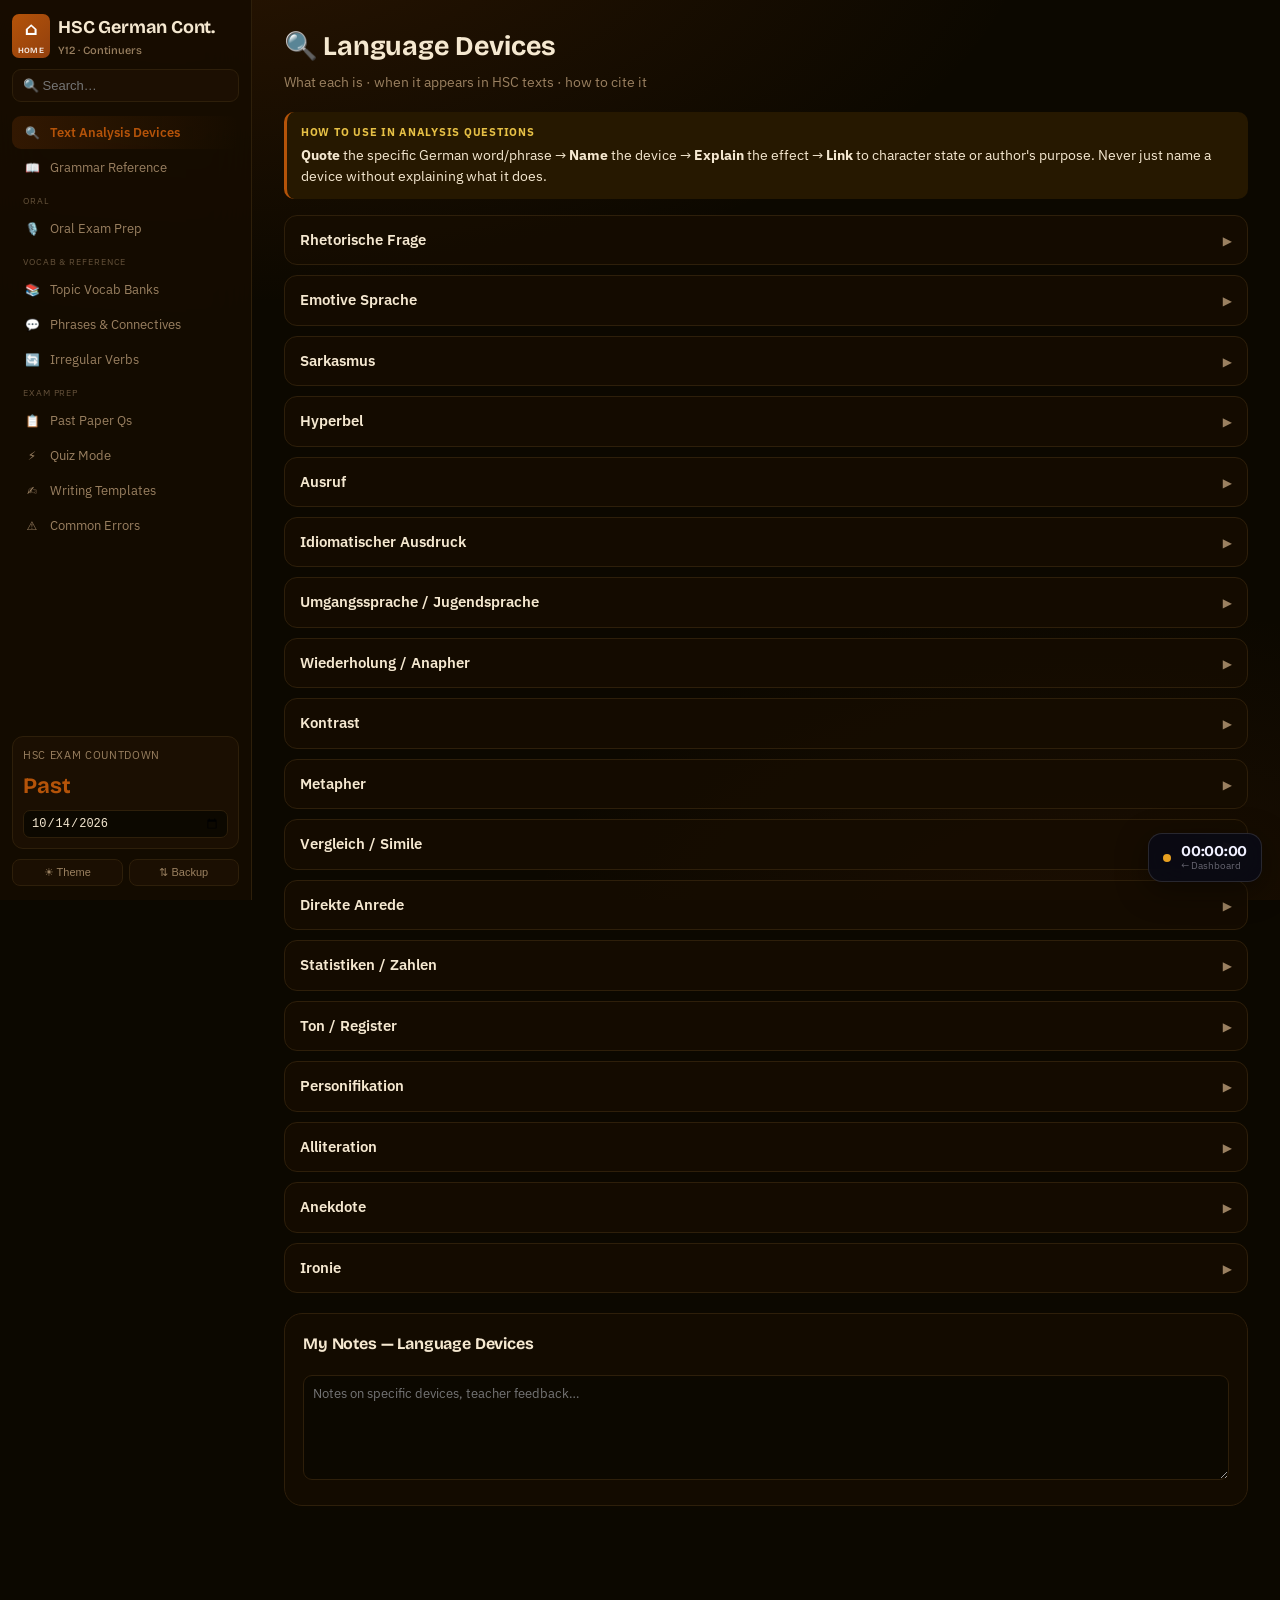
<file: german/index.html>
<!DOCTYPE html>
<html lang="de" data-theme="dark">
<head>
<meta charset="UTF-8"/>
<meta name="viewport" content="width=device-width,initial-scale=1.0"/>
<title>HSC German Continuers — Study Tool</title>
<link rel="preconnect" href="https://fonts.googleapis.com">
<link rel="preconnect" href="https://fonts.gstatic.com" crossorigin>
<link href="https://fonts.googleapis.com/css2?family=Bricolage+Grotesque:opsz,wght@12..60,400;12..60,700;12..60,800&family=IBM+Plex+Mono:wght@400&family=IBM+Plex+Sans:wght@400;500;600&display=swap" rel="stylesheet">
<style>
:root{
  --bg:#0c0800;--surface:rgba(22,12,0,0.84);--surface2:rgba(32,18,4,0.68);--accent:#b45309;--accent2:#92400e;
  --text:#f5e8d0;--muted:#9a8060;--line:#2e1f0a;
  --blue:#3b82f6;--green:#22c55e;--amber:#f59e0b;--red:#ef4444;--purple:#a855f7;
  --blueb:#0e1836;--greenb:#0e2a14;--amberb:#261800;--redb:#2c1414;--purpleb:#1e1131;
}
html[data-theme="light"]{
  color-scheme:light;
  --bg:#fdf6ec;--surface:#ffffff;--surface2:#fef3e2;--accent:#92400e;--accent2:#78350f;
  --text:#2c1800;--muted:#7a5c2a;--line:#e8d8b0;
  --blueb:#e6f0fb;--greenb:#e7f7ec;--amberb:#fdf3e1;--redb:#fbe9e9;--purpleb:#f0e8fb;
}
*{box-sizing:border-box}
body{margin:0;background:var(--bg);background-image:radial-gradient(ellipse 120% 80% at 15% -10%,rgba(180,83,9,.18),transparent 55%),radial-gradient(ellipse 80% 70% at 85% 105%,rgba(146,64,14,.12),transparent 55%);background-attachment:fixed;color:var(--text);font-family:"IBM Plex Sans",system-ui,sans-serif;line-height:1.55}
h1,h2,h3,h4,.brand{font-family:"Bricolage Grotesque","IBM Plex Sans",system-ui,sans-serif;font-weight:700;letter-spacing:-.01em}
a{color:var(--accent)}
@keyframes fu{from{opacity:0;transform:translateY(8px)}to{opacity:1;transform:none}}
.app{display:flex;min-height:100vh}
.sidebar{width:252px;background:var(--surface);backdrop-filter:blur(24px);-webkit-backdrop-filter:blur(24px);border-right:1px solid var(--line);position:sticky;top:0;height:100vh;display:flex;flex-direction:column;padding:14px 12px;gap:10px;overflow-y:auto;flex-shrink:0}
.brand{font-size:18px;display:flex;align-items:center;gap:8px}
.brand .logo{width:26px;height:26px;border-radius:7px;background:linear-gradient(135deg,var(--accent),var(--accent2));display:flex;align-items:center;justify-content:center;color:#fff;font-weight:800;font-size:13px}
.brand small{display:block;color:var(--muted);font-size:11px;font-weight:500;letter-spacing:0}
.search input{width:100%;background:var(--surface2);border:1px solid var(--line);color:var(--text);border-radius:9px;padding:8px 10px;font-size:13px}
.search input:focus{outline:none;border-color:var(--accent)}
.navlist{display:flex;flex-direction:column;gap:2px;margin-top:4px}
.navbtn{display:flex;align-items:center;gap:9px;background:none;border:none;color:var(--muted);text-align:left;padding:8px 11px;border-radius:9px;cursor:pointer;font-size:13px;font-family:inherit;width:100%;transition:.12s}
.navbtn .ic{width:18px;text-align:center;font-size:12px;flex-shrink:0}
.navbtn:hover{background:var(--surface2);color:var(--text)}
.navbtn.active{background:linear-gradient(90deg,rgba(180,83,9,.18),transparent);color:var(--accent);font-weight:600}
.nav-sep{font-size:9px;text-transform:uppercase;letter-spacing:.1em;color:var(--muted);padding:8px 11px 2px;opacity:.6}
.exampill{margin-top:auto;background:var(--surface2);border:1px solid var(--line);border-radius:11px;padding:10px}
.exampill label{font-size:11px;color:var(--muted);display:block;margin-bottom:5px;text-transform:uppercase;letter-spacing:.06em}
.exampill .cd{font-size:22px;font-weight:700;color:var(--accent);font-family:"Bricolage Grotesque",sans-serif}
.exampill input{width:100%;margin-top:7px;background:var(--bg);border:1px solid var(--line);color:var(--text);border-radius:7px;padding:5px 7px;font-size:12px}
.sb-foot{display:flex;gap:6px;flex-wrap:wrap}
.sb-foot button{flex:1;font-size:11px;padding:6px;background:var(--surface2);border:1px solid var(--line);color:var(--muted);border-radius:8px;cursor:pointer;min-width:60px}
.sb-foot button:hover{color:var(--text);border-color:var(--accent)}
.main{flex:1;min-width:0;padding:26px 32px 90px;max-width:1100px}
.page-head{margin-bottom:18px;display:flex;align-items:flex-end;gap:14px;flex-wrap:wrap}
.page-head h1{font-size:27px;margin:0 0 4px}.page-head p{color:var(--muted);margin:0;font-size:14px}
.card{background:var(--surface);backdrop-filter:blur(16px);-webkit-backdrop-filter:blur(16px);border:1px solid var(--line);border-radius:18px;padding:18px;margin-bottom:16px}
.card h3{margin:0 0 12px;font-size:16px}
.grid{display:grid;gap:14px}
.g2{grid-template-columns:repeat(2,1fr)}.g3{grid-template-columns:repeat(3,1fr)}
@media(max-width:900px){.g2,.g3{grid-template-columns:1fr}}
.tabs{display:flex;gap:6px;flex-wrap:wrap;margin-bottom:18px}
.tab{font-size:13px;padding:7px 14px;border-radius:20px;border:1px solid var(--line);background:var(--surface2);color:var(--muted);cursor:pointer;font-family:inherit}
.tab.on{background:rgba(180,83,9,.15);color:var(--accent);border-color:var(--accent)}
.block{border-radius:10px;padding:12px 14px;margin:10px 0;font-size:13.5px;border-left:3px solid}
.block .bl{font-size:10.5px;text-transform:uppercase;letter-spacing:.07em;font-weight:700;display:block;margin-bottom:5px;opacity:.9}
.block.amber{background:var(--amberb);border-color:var(--accent)}.block.amber .bl{color:#fcd34d}
.block.blue{background:var(--blueb);border-color:var(--blue)}.block.blue .bl{color:#93c5fd}
.block.green{background:var(--greenb);border-color:var(--green)}.block.green .bl{color:#86efac}
.block.red{background:var(--redb);border-color:var(--red)}.block.red .bl{color:#fca5a5}
.block.purple{background:var(--purpleb);border-color:var(--purple)}.block.purple .bl{color:#d8b4fe}
.block.muted{background:var(--surface2);border-color:var(--muted)}
.dot{background:var(--surface);border:1px solid var(--line);border-radius:13px;margin:0 0 10px;overflow:hidden}
.dot-h{display:flex;align-items:flex-start;gap:11px;padding:13px 15px;cursor:pointer;user-select:none}
.dot-h:hover{background:var(--surface2)}
.dot-h .ttl{flex:1;font-weight:600;font-size:14.5px}
.dot-h .chev{color:var(--muted);transition:.2s;font-size:12px;padding-top:3px}
.dot.open .chev{transform:rotate(90deg)}
.dot-body{padding:0 15px 15px;display:none}.dot.open .dot-body{display:block}
.qa{border:1px solid var(--line);border-radius:10px;padding:11px 13px;margin:9px 0;background:var(--surface2)}
.qa .qq{font-size:14px;margin-bottom:7px;font-weight:500}
.qa .ans{display:none;border-top:1px dashed var(--line);margin-top:9px;padding-top:9px;font-size:13.5px;color:#fcd34d;white-space:pre-wrap}
.qa.show .ans{display:block}
.qa .reveal{font-size:12px;background:var(--surface);border:1px solid var(--line);color:var(--accent);padding:4px 11px;border-radius:7px;cursor:pointer}
.quiz-card{background:var(--surface);border:2px solid var(--line);border-radius:18px;padding:28px;text-align:center;max-width:680px;margin:0 auto}
.quiz-card .qnum{font-size:12px;color:var(--muted);text-transform:uppercase;letter-spacing:.08em;margin-bottom:14px}
.quiz-card .qtext{font-size:18px;font-weight:600;line-height:1.5;margin-bottom:22px}
.quiz-card .hint{font-size:13px;color:var(--text);margin-bottom:20px;display:none;white-space:pre-wrap;text-align:left;background:var(--surface2);border-radius:10px;padding:13px;border:1px solid var(--line)}
.quiz-card .hint.show{display:block}
.quiz-btns{display:flex;gap:10px;justify-content:center;flex-wrap:wrap;margin-top:10px}
.btn{background:var(--accent);color:#1a0800;border:none;border-radius:9px;padding:9px 16px;font-weight:600;cursor:pointer;font-family:inherit;font-size:14px}
.btn:hover{background:var(--accent2);color:#fff}
.btn.ghost{background:var(--surface2);color:var(--text);border:1px solid var(--line)}
.btn.ghost:hover{border-color:var(--accent);color:var(--accent)}
.btn.sm{padding:6px 12px;font-size:12.5px}
.pill{display:inline-block;font-size:11px;padding:2px 9px;border-radius:20px;background:var(--surface2);border:1px solid var(--line);color:var(--muted)}
.pill.amber{color:#fcd34d;border-color:#5a3500;background:var(--amberb)}
.pill.blue{color:#93c5fd;border-color:#1e4a63;background:var(--blueb)}
.pill.green{color:#86efac;border-color:#1a4a2a;background:var(--greenb)}
.pill.red{color:#fca5a5;border-color:#5a1414;background:var(--redb)}
.pill.purple{color:#d8b4fe;border-color:#5b2d8f;background:var(--purpleb)}
.muted{color:var(--muted)}.small{font-size:12.5px}
.divider{height:1px;background:var(--line);margin:16px 0}
.toast{position:fixed;bottom:22px;left:50%;transform:translateX(-50%);background:var(--surface2);border:1px solid var(--accent);color:var(--text);padding:11px 20px;border-radius:11px;z-index:100;box-shadow:0 10px 30px rgba(0,0,0,.4);opacity:0;transition:.25s;pointer-events:none}
.toast.show{opacity:1}
::-webkit-scrollbar{width:9px}::-webkit-scrollbar-thumb{background:var(--line);border-radius:8px}
textarea.notes{width:100%;background:var(--bg);border:1px solid var(--line);color:var(--text);border-radius:9px;padding:9px;font-family:inherit;font-size:13px;resize:vertical;min-height:80px;margin-top:6px}
textarea.notes:focus{outline:none;border-color:var(--accent)}
.kv{display:flex;justify-content:space-between;padding:6px 0;border-bottom:1px solid var(--line);font-size:13.5px;gap:12px}.kv:last-child{border:none}
.hidden{display:none!important}
.verb-table{width:100%;border-collapse:collapse;font-size:13px}
.verb-table th{background:var(--surface2);color:var(--muted);padding:8px 12px;text-align:left;font-size:11px;text-transform:uppercase;letter-spacing:.06em;border-bottom:2px solid var(--line)}
.verb-table td{padding:8px 12px;border-bottom:1px solid var(--line)}
.verb-table tr:hover td{background:var(--surface2)}
.verb-table td:first-child{font-weight:700;color:var(--accent)}
.verb-table td:last-child{color:var(--muted);font-size:12px}
.vocab-grid{display:grid;grid-template-columns:repeat(auto-fill,minmax(260px,1fr));gap:9px;margin-top:10px}
.vocab-item{background:var(--surface2);border:1px solid var(--line);border-radius:10px;padding:10px 13px;display:flex;justify-content:space-between;align-items:flex-start;gap:10px}
.vocab-item .de{font-weight:600;font-size:13.5px}
.vocab-item .en{color:var(--muted);font-size:12.5px;text-align:right;flex-shrink:0}
.device-grid{display:grid;grid-template-columns:repeat(auto-fill,minmax(300px,1fr));gap:12px;margin-top:12px}
.device-card{background:var(--surface);border:1px solid var(--line);border-radius:12px;padding:15px}
.device-card .dname{font-size:15px;font-weight:700;margin-bottom:1px}
.device-card .den{font-size:11px;color:var(--muted);margin-bottom:9px;text-transform:uppercase;letter-spacing:.06em}
.device-card .drow{font-size:13px;margin-bottom:7px;line-height:1.5}
.device-card .drow b{color:var(--accent);font-size:10.5px;text-transform:uppercase;letter-spacing:.06em;display:block;margin-bottom:2px}
.device-card .ex{font-style:italic;background:var(--amberb);border-left:2px solid var(--accent);padding:6px 10px;border-radius:0 8px 8px 0;font-size:12.5px;margin-top:8px;color:var(--text)}
.phrase-cat{margin-bottom:20px}
.phrase-cat h3{font-size:14px;margin:0 0 10px;color:var(--accent)}
.phrase-row{display:flex;gap:8px;padding:8px 0;border-bottom:1px solid var(--line);font-size:13.5px;align-items:flex-start}
.phrase-row:last-child{border:none}
.phrase-row .pde{flex:1;font-weight:500}
.phrase-row .pen{color:var(--muted);font-size:12.5px;flex:1}
.oral-starter{background:var(--surface2);border-left:3px solid var(--accent);padding:7px 12px;border-radius:0 8px 8px 0;font-size:13.5px;margin:5px 0}
.error-item{background:var(--surface2);border:1px solid var(--line);border-radius:10px;padding:13px;margin-bottom:10px}
.error-item .etitle{font-weight:700;font-size:14px;margin-bottom:5px}
.error-item .edetail{font-size:13px;color:var(--muted);margin-bottom:7px}
.error-item .efix{font-size:13px;color:#86efac}
.error-item .efix::before{content:"✓ ";font-weight:700}
.template-box{background:var(--amberb);border:1px solid var(--line);border-radius:10px;padding:14px;font-family:"IBM Plex Mono",monospace;font-size:12.5px;white-space:pre-wrap;margin:10px 0;line-height:1.65}
.ep-grid{display:grid;grid-template-columns:repeat(auto-fill,minmax(260px,1fr));gap:14px;margin-top:4px}
.ep-card{background:var(--surface);border:1px solid var(--line);border-radius:14px;padding:16px;display:flex;flex-direction:column;gap:10px;transition:.15s}
.ep-card:hover{border-color:rgba(251,191,36,.4);transform:translateY(-1px)}
.ep-year{font-size:22px;font-weight:800;font-family:"Bricolage Grotesque",sans-serif;color:var(--accent)}
.ep-meta{font-size:11.5px;color:var(--muted);display:flex;gap:8px;flex-wrap:wrap}
.ep-meta span{background:var(--surface2);padding:2px 8px;border-radius:20px;border:1px solid var(--line)}
.ep-btns{display:flex;gap:6px;margin-top:2px;flex-wrap:wrap}
.ep-pill{font-size:11px;padding:3px 9px;border-radius:20px;border:1px solid rgba(34,197,94,.35);background:rgba(34,197,94,.1);color:#22c55e;white-space:nowrap}
.ep-pill.att{border-color:rgba(251,191,36,.4);background:rgba(251,191,36,.1);color:var(--accent)}
.etimer-overlay{display:none;position:fixed;inset:0;background:rgba(0,0,0,.72);backdrop-filter:blur(8px);z-index:200;align-items:center;justify-content:center}
.etimer-overlay.open{display:flex}
.etimer-box{background:var(--surface);border:1px solid var(--line);border-radius:20px;padding:32px 36px;text-align:center;min-width:320px;box-shadow:0 24px 60px rgba(0,0,0,.6)}
.etimer-title{font-size:14px;color:var(--muted);margin-bottom:4px}
.etimer-paper{font-size:16px;font-weight:700;margin-bottom:20px}
.etimer-display{font-size:58px;font-weight:800;font-family:"Bricolage Grotesque",sans-serif;letter-spacing:-.02em;line-height:1;margin-bottom:6px;transition:color .3s}
.etimer-display.warn{color:#f59e0b}.etimer-display.danger{color:#ef4444}
.etimer-sub{font-size:12px;color:var(--muted);margin-bottom:24px}
.etimer-btns{display:flex;gap:8px;justify-content:center;flex-wrap:wrap}
</style>
</head>
<body>
<script>
(function syncThemeDash(){
  try{const d=JSON.parse(localStorage.getItem('hsc_dash_v2')||'{}');if(d.theme){document.documentElement.setAttribute('data-theme',d.theme);}}
  catch(e){}
}());
</script>

<div class="app">
  <aside class="sidebar">
    <div class="brand">
      <a href="../index.html" style="text-decoration:none"><span class="logo" style="width:38px;height:44px;font-size:18px;flex-direction:column;gap:1px;display:flex;align-items:center;justify-content:center">⌂<span style="font-size:8px;font-weight:700;letter-spacing:.04em;opacity:.85">HOME</span></span></a>
      <div>HSC German Cont.<small>Y12 · Continuers</small></div>
    </div>
    <div class="search"><input id="globalSearch" type="text" placeholder="🔍 Search…" autocomplete="off"/></div>
    <nav class="navlist" id="nav"></nav>
    <div class="exampill">
      <label>HSC Exam Countdown</label>
      <div class="cd" id="countdown">— days</div>
      <input id="examDate" type="date"/>
    </div>
    <div class="sb-foot">
      <button id="themeBtn">☀ Theme</button>
      <button id="ioBtn">⇅ Backup</button>
    </div>
  </aside>
  <main class="main" id="main"></main>
</div>
<div class="toast" id="toast"></div>
<div class="etimer-overlay" id="etimerOverlay" onclick="if(event.target===this)etimerClose()">
  <div class="etimer-box">
    <div class="etimer-title" id="etimerTitle"></div>
    <div class="etimer-paper" id="etimerSubs"></div>
    <div class="etimer-display" id="etimerDisplay">00:00</div>
    <div class="bar" style="margin-bottom:20px"><div id="etimerPct" style="height:100%;width:0%;background:var(--accent);border-radius:20px;transition:width 1s linear"></div></div>
    <div class="etimer-sub">Press Start when you open the PDF</div>
    <div class="etimer-btns">
      <button class="btn" id="etimerStartBtn" onclick="etimerToggle()">▶ Start</button>
      <button class="btn ghost" onclick="etimerReset()">↺ Reset</button>
      <button class="btn ghost" onclick="etimerClose()">✕ Close</button>
    </div>
  </div>
</div>
<div id="ftimer" style="display:none;position:fixed;bottom:20px;right:20px;background:rgba(10,8,2,.92);border:1px solid rgba(180,83,9,.4);border-radius:14px;padding:10px 15px;backdrop-filter:blur(20px);z-index:500;align-items:center;gap:10px;box-shadow:0 8px 30px rgba(0,0,0,.5);cursor:pointer;font-family:'IBM Plex Sans',system-ui,sans-serif" onclick="window.location='../index.html'">
  <div id="ft-icon" style="font-size:16px">🇩🇪</div>
  <div><div id="ft-subj" style="font-size:10px;color:rgba(245,232,208,.4);text-transform:uppercase;letter-spacing:.08em;margin-bottom:1px"></div><div id="ft-time" style="font-size:18px;font-weight:800;color:#e8a020;font-family:'Bricolage Grotesque',system-ui,sans-serif;letter-spacing:-.01em">00:00:00</div></div>
  <div style="font-size:10px;color:rgba(245,232,208,.3);padding-left:6px;border-left:1px solid rgba(245,232,208,.1)">↗ dash</div>
</div>
<script>
(function(){
  const TK='hsc_timer_v2';
  const SUBJ_MAP={eng:{name:'English',icon:'📚',color:'#a855f7'},bio:{name:'Biology',icon:'🧬',color:'#22c55e'},chem:{name:'Chem',icon:'⚗️',color:'#f59e0b'},math:{name:'Maths',icon:'📐',color:'#3b82f6'},ger:{name:'German',icon:'🇩🇪',color:'#e8a020'}};
  function getTS(){try{return JSON.parse(localStorage.getItem(TK))||{running:false,elapsed:0,startedAt:null};}catch(e){return{running:false,elapsed:0,startedAt:null};}}
  function timerSec(){const ts=getTS();return(ts.running&&ts.startedAt)?ts.elapsed+Math.floor((Date.now()-ts.startedAt)/1000):ts.elapsed;}
  function fmt(s){return[Math.floor(s/3600),Math.floor((s%3600)/60),s%60].map(n=>String(n).padStart(2,'0')).join(':');}
  function update(){
    const ts=getTS(),el=document.getElementById('ftimer');
    if(!el)return;
    if(!ts.running&&ts.elapsed===0){el.style.display='none';return;}
    el.style.display='flex';
    const s=SUBJ_MAP[ts.subject]||SUBJ_MAP.ger;
    document.getElementById('ft-icon').textContent=s.icon;
    document.getElementById('ft-subj').textContent=s.name;
    document.getElementById('ft-time').textContent=fmt(timerSec());
    document.getElementById('ft-time').style.color=s.color;
  }
  update();setInterval(update,1000);
})();
</script>
<script>
const LS_KEY="hscger_v1";
const DEFAULT_STATE={notes:{},examDate:"2026-10-14",theme:"dark",paperAttempts:{}};
let state=load();
function load(){try{const s=JSON.parse(localStorage.getItem(LS_KEY));if(s)return Object.assign({},JSON.parse(JSON.stringify(DEFAULT_STATE)),s);}catch(e){}return JSON.parse(JSON.stringify(DEFAULT_STATE));}
let saveT;function save(){clearTimeout(saveT);saveT=setTimeout(()=>localStorage.setItem(LS_KEY,JSON.stringify(state)),350);}
function toast(m){const t=document.getElementById('toast');t.textContent=m;t.classList.add('show');setTimeout(()=>t.classList.remove('show'),1800);}
function esc(s){return(s==null?'':String(s)).replace(/[&<>"]/g,c=>({'&':'&amp;','<':'&lt;','>':'&gt;','"':'&quot;'}[c]));}

/* ==================== NAV ==================== */
const NAV=[
  {id:"lang",label:"Text Analysis Devices",ic:"🔍"},
  {id:"grammar",label:"Grammar Reference",ic:"📖"},
  {sep:"ORAL"},
  {id:"oral",label:"Oral Exam Prep",ic:"🎙️"},
  {sep:"VOCAB & REFERENCE"},
  {id:"vocab",label:"Topic Vocab Banks",ic:"📚"},
  {id:"phrases",label:"Phrases & Connectives",ic:"💬"},
  {id:"verbs",label:"Irregular Verbs",ic:"🔄"},
  {sep:"EXAM PREP"},
  {id:"pastpapers",label:"Past Paper Qs",ic:"📋"},
  {id:"quiz",label:"Quiz Mode",ic:"⚡"},
  {id:"writing",label:"Writing Templates",ic:"✍️"},
  {id:"errors",label:"Common Errors",ic:"⚠️"},
];

let currentPage="lang";
let quizFilter='all';let quizCurrent=0;let quizOrder=[];

function buildNav(){
  const nav=document.getElementById('nav');
  nav.innerHTML=NAV.map(n=>{
    if(n.sep) return`<div class="nav-sep">${esc(n.sep)}</div>`;
    return`<button class="navbtn${n.id===currentPage?' active':''}" onclick="goto('${n.id}')"><span class="ic">${n.ic}</span>${esc(n.label)}</button>`;
  }).join('');
}

function goto(id){
  currentPage=id;buildNav();
  const m=document.getElementById('main');
  try{
    switch(id){
      case'lang':renderLang(m);break;
      case'grammar':renderGrammar(m);break;
      case'oral':renderOral(m);break;
      case'vocab':renderVocab(m);break;
      case'phrases':renderPhrases(m);break;
      case'verbs':renderVerbs(m);break;
      case'pastpapers':renderPastPapers(m);break;
      case'quiz':renderQuiz(m);break;
      case'writing':renderWriting(m);break;
      case'errors':renderErrors(m);break;
      default:renderLang(m);
    }
  }catch(e){
    m.innerHTML=`<div style="padding:30px;color:#ef4444;font-family:monospace;font-size:13px;background:#2c1414;border-radius:12px;margin:20px">
      <b>JS Error in render('${id}'):</b><br><br>${e.message}<br><br><pre style="white-space:pre-wrap;font-size:11px;opacity:.7">${e.stack||''}</pre>
    </div>`;
  }
  m.scrollTop=0;
}
function render(){goto(currentPage);}

/* ==================== DATA ==================== */

const DEVICES=[
  {de:"Rhetorische Frage",en:"Rhetorical Question",
   what:"A question posed for effect — not expecting an answer.",
   when:"Emotional conversations (Q7), persuasive texts. Signals frustration, conviction, or irony.",
   exDe:'"Warum bin ich immer Diejenige, die den Kaffee holen muss?" (2025 Q7)',
   exEn:'"Why am I always the one who has to get the coffee?" — underlines Katja\'s frustration at work.',
   how:"The rhetorical question underlines [emotion] by implying [meaning] — no answer is expected."},
  {de:"Emotive Sprache",en:"Emotive Language",
   what:"Words with strong emotional charge, chosen to evoke intense feelings in the listener/reader.",
   when:"Wherever emotional states are analysed — conversations, letters, arguments.",
   exDe:'"Ich habe die Nase voll" / "unglaublich" / "das ist mir wirklich zu viel" (2025 Q7)',
   exEn:'"I\'ve had it up to here" / "unbelievable" / "this is really too much for me" — conveys Katja\'s intense frustration.',
   how:"Identify the word/phrase → name the emotion → link to character\'s state or author\'s purpose."},
  {de:"Sarkasmus",en:"Sarcasm",
   what:"Saying the opposite of what you mean — ironic, often mocking or contemptuous.",
   when:"Conflict texts, critical reviews, when a character shows disappointment or contempt.",
   exDe:'"der liebe Oskar B." (2025 Q9d)',
   exEn:'"dear Oskar B." — used ironically; the warmth of "dear" is undercut by Renate\'s clear disappointment.',
   how:"The sarcasm in [phrase] conveys [emotion] by implying the opposite of its literal meaning."},
  {de:"Hyperbel",en:"Hyperbole",
   what:"Deliberate exaggeration for effect — not meant to be taken literally.",
   when:"Persuasive texts, emotional reactions. Shows the intensity of a feeling or opinion.",
   exDe:'"etwas so Verzauberndes, so Entzückendes" (2025 Q9d)',
   exEn:'"something so enchanting, so delightful" — the repeated superlative exaggerates Renate\'s enthusiasm for the novel.',
   how:"The hyperbole in [phrase] emphasises [emotion] to an extreme degree, conveying..."},
  {de:"Ausruf",en:"Exclamation",
   what:"An exclamation expressing strong emotion — joy, anger, surprise.",
   when:"Conversations and informal texts. Shows an immediate, unfiltered emotional reaction.",
   exDe:'"Juhu!" / "Wirklich?" (2025 Q7)',
   exEn:'"Yay!" / "Really?" — conveys Katja\'s sudden surprise and delight when Leo offers to cover her shift.',
   how:"The exclamation [word] conveys [emotion] through its sudden, emphatic nature."},
  {de:"Idiomatischer Ausdruck",en:"Idiomatic Expression",
   what:"A figurative expression that makes no literal sense — meaning is culturally embedded.",
   when:"Authentic texts and conversations. Signals native-level register and emotional nuance.",
   exDe:'"in die Luft springen" (2025 Q9d)',
   exEn:'"to jump for joy" — conveys Renate\'s enthusiastic anticipation for the new novel.',
   how:"The idiomatic expression [phrase] conveys [emotion/meaning] through its culturally embedded imagery."},
  {de:"Umgangssprache / Jugendsprache",en:"Colloquial / Youth Language",
   what:"Informal everyday language or slang — contrasts with standard written German.",
   when:"Informal conversations and SMS. Reveals the speaker\'s age, familiarity, or social status.",
   exDe:'"I bims" / "Job ist cool" / "Lass mal, Oma!" (2018 Q8)',
   exEn:'"It\'s me" (slang) / "The job is cool" / "Leave it, Grandma!" — Leo\'s youth language contrasts sharply with Oma\'s formal German, enacting the generational gap.',
   how:"The colloquial language reveals [character trait/relationship/generational contrast] by contrasting with..."},
  {de:"Wiederholung / Anapher",en:"Repetition / Anaphora",
   what:"Repetition of words or identical sentence openings for rhythm and emphasis.",
   when:"Persuasive texts and emotional passages. Creates urgency and reinforces the message.",
   exDe:'"Es rankelt. Es brodelt. Es braut sich Rachgefühl."',
   exEn:'"It rankles. It seethes. A feeling of vengeance is brewing." — the repeated "Es" creates accumulating intensity.',
   how:"The repetition/anaphora of [word/phrase] emphasises [idea] by creating a sense of accumulation/urgency."},
  {de:"Kontrast",en:"Contrast",
   what:"Juxtaposing opposing ideas, characters, or situations to highlight difference.",
   when:"Texts about change, generational differences, or social tensions.",
   exDe:'Joachims altes vs. neues Hannover (2022 Q9)',
   exEn:"The Hannover Joachim left as a child vs. the multicultural city he returns to — contrast reveals change and a sense of estrangement.",
   how:"The contrast between [X] and [Y] highlights [theme/tension] and reveals the author\'s view that..."},
  {de:"Metapher",en:"Metaphor",
   what:"A direct comparison without 'like' — something is described as something else.",
   when:"Literary and journalistic texts. Reveals deeper meaning through imagery.",
   exDe:'"Geldquelle für die Stadt" (2018 Q9)',
   exEn:'"A financial spring/source for the city" — tourism is metaphorically a natural resource that flows money into Berlin.',
   how:"The metaphor of [phrase] conveys [meaning] by attributing the qualities of [Y] to [X]."},
  {de:"Vergleich / Simile",en:"Simile / Comparison",
   what:"An explicit comparison using \'wie\' (like) or \'als\' (as).",
   when:"Texts with strong imagery. Makes abstract concepts tangible through familiar images.",
   exDe:'"Berlin ist das New York von Europa" (2018 Q9)',
   exEn:'"Berlin is the New York of Europe" — positions Berlin as cosmopolitan and globally significant by comparing it to a world-famous city.',
   how:"The simile [phrase] illustrates [quality] by comparing [X] to the familiar image of [Y]."},
  {de:"Direkte Anrede",en:"Direct Address",
   what:"Directly addressing the reader/listener using \'du\', \'Sie\', \'ihr\', or their name.",
   when:"Persuasive texts, speeches, articles. Creates personal connection and a sense of urgency.",
   exDe:'"schließlich profitieren alle" (2018 Q9)',
   exEn:'"after all, everyone benefits" — Müller\'s use of "all" directly implicates the reader, making it harder to object.',
   how:"Direct address engages the reader personally, creating a sense of [urgency/inclusion/responsibility]."},
  {de:"Statistiken / Zahlen",en:"Statistics / Numbers",
   what:"Numerical data used as evidence to support a claim.",
   when:"News articles, reports, argumentative texts. Lends objectivity and credibility.",
   exDe:'"über 6 Millionen Touristen" / "nicht einmal 10%" (2018/2022)',
   exEn:'"over 6 million tourists" / "not even 10%" — hard numbers make the argument concrete and difficult to dismiss.',
   how:"The statistic [X] lends credibility to the argument by providing concrete evidence of [claim]."},
  {de:"Ton / Register",en:"Tone / Register",
   what:"The emotional colouring or mood of a text — formal/informal, optimistic/pessimistic.",
   when:"Always relevant. Identifying tone reveals the author\'s or speaker\'s underlying attitude.",
   exDe:'Müllers optimistischer vs. Elisabeths pessimistischer Ton (2018 Q9)',
   exEn:"Müller's optimistic, proud tone vs. Elisabeth's frustrated, resigned tone — two people discussing the same facts but from opposite emotional perspectives.",
   how:"The [optimistic/critical/nostalgic] tone is established through [specific language], suggesting that..."},
  {de:"Personifikation",en:"Personification",
   what:"Abstract concepts or objects given human characteristics or behaviours.",
   when:"Literary and journalistic texts. Makes abstract ideas vivid and emotionally engaging.",
   exDe:'"Die Stadt schläft nie" (2018 Q9)',
   exEn:'"The city never sleeps" — giving Berlin human qualities (sleeping) makes it feel alive and exciting.',
   how:"The personification of [X] as [human quality] makes the concept vivid and conveys..."},
  {de:"Alliteration",en:"Alliteration",
   what:"Repetition of the same initial sound in consecutive words.",
   when:"Headlines, advertising copy, literary texts. Creates rhythm and memorability.",
   exDe:'"Krach, Krise, Kollaps"',
   exEn:'"Noise, Crisis, Collapse" — the hard K-sound repeated three times creates a percussive, alarming effect.',
   how:"The alliteration in [phrase] creates rhythmic emphasis, reinforcing the [negative/urgent] tone."},
  {de:"Anekdote",en:"Anecdote",
   what:"A short personal story used as an opener or as evidence for an argument.",
   when:"Articles, blogs, persuasive texts. Creates emotional connection and authenticity.",
   exDe:"Joachims persönliche Geschichte der Rückkehr nach Hannover (2022 Q9)",
   exEn:"Joachim's personal account of emigrating as a child and returning 60 years later — anchors an abstract discussion of home and identity in a lived, relatable experience.",
   how:"The anecdote about [event] creates personal connection and supports [claim] through lived experience."},
  {de:"Ironie",en:"Irony",
   what:"A discrepancy between what is said and what is meant, or between expectation and reality.",
   when:"Narrative texts, formal articles. Often reveals contradictions or unexpected outcomes.",
   exDe:"Joachim kehrt nach Deutschland zurück und fühlt sich fremd (2022 Q9)",
   exEn:"Joachim — a native German — feels like a foreigner in his own homeland because the language has evolved without him. The irony undercuts his expectation of belonging.",
   how:"The irony in [situation/phrase] highlights the contradiction between [X] and [Y], suggesting..."},
];

const VOCAB={
  identity:{label:"Persönliche Identität",icon:"👤",words:[
    {de:"die Zugehörigkeit",en:"sense of belonging"},
    {de:"die Heimat",en:"homeland (emotional connection)"},
    {de:"die Herkunft",en:"origin / background"},
    {de:"die Überzeugung",en:"conviction / belief"},
    {de:"das Selbstbewusstsein",en:"self-confidence"},
    {de:"die Reife",en:"maturity"},
    {de:"die Einsamkeit",en:"loneliness"},
    {de:"die Zufriedenheit",en:"contentment / satisfaction"},
    {de:"das Vertrauen",en:"trust"},
    {de:"prägen",en:"to shape / leave a mark on"},
    {de:"sich entfalten",en:"to develop / to blossom"},
    {de:"sich identifizieren mit",en:"to identify with"},
    {de:"vertraut",en:"familiar (emotionally)"},
    {de:"die Gemeinschaft",en:"community"},
    {de:"die Kindheit / Jugend",en:"childhood / youth"},
    {de:"die Persönlichkeit",en:"personality"},
    {de:"die Werte (Pl.)",en:"values"},
    {de:"die Beziehung",en:"relationship"},
  ]},
  education:{label:"Bildung & Beruf",icon:"🎓",words:[
    {de:"die Leistung",en:"achievement / performance"},
    {de:"die Berufsausbildung",en:"vocational training"},
    {de:"das Praktikum",en:"internship / work placement"},
    {de:"der Abschluss",en:"qualification / degree"},
    {de:"die Fähigkeit",en:"skill / ability"},
    {de:"das Studium",en:"university studies"},
    {de:"die Bewerbung",en:"(job) application"},
    {de:"das Vorstellungsgespräch",en:"job interview"},
    {de:"der Notendurchschnitt",en:"grade average"},
    {de:"die Herausforderung",en:"challenge"},
    {de:"der Fortbildungskurs",en:"professional development course"},
    {de:"das Wunschdenken",en:"wishful thinking"},
    {de:"sich vornehmen",en:"to resolve to do / to set a goal"},
    {de:"durchhalten",en:"to persevere / stick it out"},
    {de:"die Zukunftspläne (Pl.)",en:"plans for the future"},
    {de:"sich bewerben um",en:"to apply for"},
    {de:"das Stipendium",en:"scholarship / bursary"},
    {de:"die Karriere",en:"career"},
  ]},
  leisure:{label:"Freizeit & Lebensstil",icon:"🎯",words:[
    {de:"die Ernährung",en:"nutrition / diet"},
    {de:"die Bewegung",en:"physical activity / exercise"},
    {de:"das Gleichgewicht",en:"balance"},
    {de:"die Entspannung",en:"relaxation"},
    {de:"der Ausgleich",en:"balance / counterbalance"},
    {de:"die Leidenschaft",en:"passion"},
    {de:"das Fitnessstudio",en:"gym"},
    {de:"der Verein",en:"club / association"},
    {de:"nachhaltig",en:"sustainable / lasting"},
    {de:"sich erholen",en:"to recover / to relax"},
    {de:"ausgeglichen",en:"balanced / level-headed"},
    {de:"das Wohlbefinden",en:"wellbeing"},
    {de:"der Lebensstil",en:"lifestyle"},
    {de:"ehrenamtlich",en:"on a voluntary basis"},
    {de:"gesellig",en:"sociable"},
    {de:"die Freizeitgestaltung",en:"organisation of leisure time"},
    {de:"die Gesundheit",en:"health"},
    {de:"sich fit halten",en:"to keep fit"},
  ]},
  tourism:{label:"Tourismus & Gastgewerbe",icon:"✈️",words:[
    {de:"das Reiseziel",en:"destination"},
    {de:"die Unterkunft",en:"accommodation"},
    {de:"das Angebot",en:"range of options / what's on offer"},
    {de:"die Sehenswürdigkeit (-en)",en:"tourist attraction / sight"},
    {de:"die Besichtigung",en:"sightseeing visit"},
    {de:"das Gastgewerbe",en:"hospitality industry"},
    {de:"die Überfüllung",en:"overcrowding"},
    {de:"der Massentourismus",en:"mass tourism"},
    {de:"die Nachhaltigkeit",en:"sustainability"},
    {de:"einheimisch",en:"local / native (adj.)"},
    {de:"die Geldquelle",en:"source of income / revenue"},
    {de:"profitieren von",en:"to profit / benefit from"},
    {de:"die Obergrenze",en:"upper limit / cap"},
    {de:"überschwemmen",en:"to flood / to overwhelm"},
    {de:"der Fremdenverkehr",en:"tourism (formal term)"},
    {de:"die Tourismusbranche",en:"tourism industry"},
    {de:"der Stadtführer",en:"city guide (person or book)"},
    {de:"der Ausflug",en:"excursion / day trip"},
  ]},
  arts:{label:"Kunst & Unterhaltung",icon:"🎨",words:[
    {de:"das Werk",en:"work (of art / literature)"},
    {de:"die Erzählweise",en:"narrative style"},
    {de:"das Genre",en:"genre"},
    {de:"die Handlung",en:"plot / storyline"},
    {de:"die Figur",en:"character (fictional)"},
    {de:"die Aussage",en:"message / statement"},
    {de:"die Rezension",en:"review"},
    {de:"fesselnd",en:"gripping / captivating"},
    {de:"enttäuschend",en:"disappointing"},
    {de:"begeistert (von)",en:"enthusiastic (about)"},
    {de:"nüchtern",en:"flat / sober (writing style)"},
    {de:"die Atmosphäre",en:"atmosphere"},
    {de:"die Spannung",en:"tension / suspense"},
    {de:"der Schauplatz",en:"setting"},
    {de:"überzeugen",en:"to convince / to be convincing"},
    {de:"der Stil",en:"style"},
    {de:"die Beschreibung",en:"description"},
    {de:"der Autor / die Autorin",en:"author"},
  ]},
  society:{label:"Gesellschaft & Wandel",icon:"🌍",words:[
    {de:"die Vielfalt",en:"diversity"},
    {de:"die Integration",en:"integration"},
    {de:"die Verantwortung",en:"responsibility"},
    {de:"der Wandel",en:"change"},
    {de:"das Ehrenamt",en:"voluntary work"},
    {de:"die Gleichberechtigung",en:"equality (of rights)"},
    {de:"der Generationsunterschied",en:"generational gap"},
    {de:"der Zusammenhalt",en:"cohesion / solidarity"},
    {de:"die Gerechtigkeit",en:"justice / fairness"},
    {de:"benachteiligen",en:"to disadvantage"},
    {de:"fördern",en:"to promote / support"},
    {de:"der soziale Aufstieg",en:"social mobility"},
    {de:"die Mehrheit / Minderheit",en:"majority / minority"},
    {de:"umweltfreundlich",en:"environmentally friendly"},
    {de:"der Klimawandel",en:"climate change"},
    {de:"die Gesellschaft",en:"society"},
    {de:"die Einwanderung",en:"immigration"},
    {de:"die Urbanisierung",en:"urbanisation"},
  ]},
  work:{label:"Arbeit & Technologie",icon:"💻",words:[
    {de:"die Digitalisierung",en:"digitalisation"},
    {de:"die sozialen Medien",en:"social media"},
    {de:"das Homeoffice",en:"working from home"},
    {de:"die Erreichbarkeit",en:"always being contactable"},
    {de:"die Vernetzung",en:"networking / connectivity"},
    {de:"die Produktivität",en:"productivity"},
    {de:"die Überstunden (Pl.)",en:"overtime"},
    {de:"der Arbeitgeber / -nehmer",en:"employer / employee"},
    {de:"flexibel",en:"flexible"},
    {de:"die Automatisierung",en:"automation"},
    {de:"die Datensicherheit",en:"data security"},
    {de:"das Start-up",en:"start-up"},
    {de:"die Work-Life-Balance",en:"work-life balance"},
    {de:"die Unternehmenskultur",en:"corporate culture"},
    {de:"der Fachkräftemangel",en:"skilled labour shortage"},
    {de:"das Burnout",en:"burnout"},
    {de:"sich weiterqualifizieren",en:"to upskill / further qualify"},
    {de:"der Algorithmus",en:"algorithm"},
  ]},
  pastpresent:{label:"Vergangenheit & Gegenwart",icon:"📅",words:[
    {de:"die Erinnerung",en:"memory / recollection"},
    {de:"die Vergangenheit",en:"the past"},
    {de:"die Veränderung",en:"change"},
    {de:"die Entwicklung",en:"development"},
    {de:"der Fortschritt",en:"progress"},
    {de:"das Erbe",en:"heritage / legacy"},
    {de:"zeitgemäß",en:"contemporary / appropriate for the times"},
    {de:"der Rückblick",en:"retrospective / looking back"},
    {de:"die Nostalgie",en:"nostalgia"},
    {de:"verglichen mit",en:"compared to"},
    {de:"der Generationenwechsel",en:"generational change"},
    {de:"die Heimkehr",en:"homecoming / return home"},
    {de:"die Wiedervereinigung",en:"(German) reunification 1990"},
    {de:"die Auswanderung",en:"emigration"},
    {de:"fremd",en:"unfamiliar / foreign / strange"},
    {de:"zurückversetzen",en:"to transport back in time"},
    {de:"vertraut",en:"familiar"},
    {de:"prägen",en:"to shape / leave a mark"},
  ]},
};

const PHRASES=[
  {cat:"Meinungsäußerung",en:"Expressing Opinion",items:[
    {de:"Meiner Meinung nach…",en:"In my opinion…"},
    {de:"Ich bin der Meinung / Ansicht, dass…",en:"I am of the opinion that…"},
    {de:"Ich finde, dass…",en:"I find that… / I think that…"},
    {de:"Ich halte es für [wichtig / problematisch]…",en:"I consider it to be [important / problematic]…"},
    {de:"Meines Erachtens…",en:"In my view… (formal)"},
    {de:"Ich bin davon überzeugt, dass…",en:"I am convinced that…"},
    {de:"Es scheint mir, dass…",en:"It seems to me that…"},
    {de:"Es ist unbestreitbar, dass…",en:"It is undeniable that…"},
  ]},
  {cat:"Einräumung / Konzession",en:"Concession",items:[
    {de:"Obwohl / Obgleich…",en:"Although…"},
    {de:"Zwar… aber…",en:"Admittedly… but…"},
    {de:"Einerseits… andererseits…",en:"On the one hand… on the other…"},
    {de:"Es stimmt zwar, dass… aber…",en:"It is true that… but…"},
    {de:"Trotzdem / Dennoch / Gleichwohl…",en:"Nevertheless / However…"},
    {de:"Auch wenn… bleibt es wahr, dass…",en:"Even if… it remains true that…"},
    {de:"Wenngleich…",en:"Although… (formal)"},
  ]},
  {cat:"Hinzufügung",en:"Adding a Point",items:[
    {de:"Außerdem…",en:"Moreover / In addition…"},
    {de:"Darüber hinaus…",en:"Furthermore / Beyond that…"},
    {de:"Nicht nur… sondern auch…",en:"Not only… but also…"},
    {de:"Zudem…",en:"In addition… / Moreover…"},
    {de:"Des Weiteren…",en:"Furthermore…"},
    {de:"Hinzu kommt, dass…",en:"Added to this is the fact that…"},
  ]},
  {cat:"Kontrast & Vergleich",en:"Contrast & Comparison",items:[
    {de:"Im Gegensatz dazu / Im Vergleich dazu…",en:"In contrast / In comparison…"},
    {de:"Jedoch / Allerdings…",en:"However…"},
    {de:"Während… (+ Subj.)…",en:"While…"},
    {de:"Anders als…",en:"Unlike…"},
    {de:"Verglichen mit…",en:"Compared with…"},
    {de:"Im Gegensatz zu [Noun]…",en:"In contrast to [Noun]…"},
  ]},
  {cat:"Folge & Grund",en:"Consequence & Reason",items:[
    {de:"Deshalb / Daher / Deswegen…",en:"Therefore / That's why…"},
    {de:"Infolgedessen…",en:"As a result / Consequently…"},
    {de:"Das führt dazu, dass…",en:"This leads to the fact that…"},
    {de:"Aufgrund dessen / Aufgrund [+ Gen.]…",en:"Because of this / Because of…"},
    {de:"Dies liegt daran, dass…",en:"This is due to the fact that…"},
    {de:"Weil / Da / Denn…",en:"Because / Since / For…"},
  ]},
  {cat:"Beispiel",en:"Examples",items:[
    {de:"Zum Beispiel (z.B.) / Beispielsweise…",en:"For example…"},
    {de:"Das zeigt sich darin, dass…",en:"This is evident in the fact that…"},
    {de:"Als Beleg dafür gilt…",en:"As evidence for this…"},
    {de:"Das verdeutlicht, dass…",en:"This illustrates that…"},
  ]},
  {cat:"Zusammenfassung",en:"Summary / Conclusion",items:[
    {de:"Zusammenfassend lässt sich sagen, dass…",en:"In summary, it can be said that…"},
    {de:"Insgesamt…",en:"Overall / On the whole…"},
    {de:"Letztendlich / Letztlich…",en:"Ultimately / In the end…"},
    {de:"Alles in allem…",en:"All in all…"},
    {de:"Abschließend möchte ich betonen, dass…",en:"In conclusion, I would like to emphasise…"},
  ]},
  {cat:"Betonung",en:"Emphasis",items:[
    {de:"Vor allem / Insbesondere / Besonders…",en:"Above all / In particular / Especially…"},
    {de:"Es ist wichtig zu betonen, dass…",en:"It is important to emphasise that…"},
    {de:"Tatsächlich / In der Tat…",en:"In fact / Indeed…"},
    {de:"Es ist bezeichnend, dass…",en:"It is telling / revealing that…"},
    {de:"Gerade deshalb…",en:"Precisely because of this…"},
  ]},
  {cat:"Zeitliche Abfolge",en:"Sequence / Time",items:[
    {de:"Erstens… zweitens… schließlich…",en:"Firstly… secondly… finally…"},
    {de:"Zunächst… dann… danach… schließlich…",en:"First… then… after that… finally…"},
    {de:"Am Anfang… im Laufe der Zeit… schließlich…",en:"At first… over time… eventually…"},
    {de:"Seitdem / Seither…",en:"Since then…"},
    {de:"Im Anschluss daran…",en:"Following that…"},
  ]},
];

const VERBS=[
  ["sein","ist","war","gewesen","to be"],
  ["haben","hat","hatte","gehabt","to have"],
  ["werden","wird","wurde","geworden","to become"],
  ["gehen","geht","ging","gegangen","to go"],
  ["kommen","kommt","kam","gekommen","to come"],
  ["fahren","fährt","fuhr","gefahren","to drive / travel"],
  ["fliegen","fliegt","flog","geflogen","to fly"],
  ["laufen","läuft","lief","gelaufen","to run / walk"],
  ["stehen","steht","stand","gestanden","to stand"],
  ["liegen","liegt","lag","gelegen","to lie (position)"],
  ["sehen","sieht","sah","gesehen","to see"],
  ["lesen","liest","las","gelesen","to read"],
  ["schreiben","schreibt","schrieb","geschrieben","to write"],
  ["sprechen","spricht","sprach","gesprochen","to speak"],
  ["essen","isst","aß","gegessen","to eat"],
  ["trinken","trinkt","trank","getrunken","to drink"],
  ["schlafen","schläft","schlief","geschlafen","to sleep"],
  ["geben","gibt","gab","gegeben","to give"],
  ["nehmen","nimmt","nahm","genommen","to take"],
  ["finden","findet","fand","gefunden","to find"],
  ["halten","hält","hielt","gehalten","to hold / stop"],
  ["treffen","trifft","traf","getroffen","to meet"],
  ["helfen","hilft","half","geholfen","to help"],
  ["wissen","weiß","wusste","gewusst","to know (fact)"],
  ["kennen","kennt","kannte","gekannt","to know (person)"],
  ["bringen","bringt","brachte","gebracht","to bring"],
  ["denken","denkt","dachte","gedacht","to think"],
  ["verbringen","verbringt","verbrachte","verbracht","to spend (time)"],
  ["verstehen","versteht","verstand","verstanden","to understand"],
  ["verlassen","verlässt","verließ","verlassen","to leave"],
  ["entscheiden","entscheidet","entschied","entschieden","to decide"],
  ["bleiben","bleibt","blieb","geblieben","to stay / remain"],
  ["ziehen","zieht","zog","gezogen","to move / pull"],
  ["anfangen","fängt an","fing an","angefangen","to begin / start"],
  ["aufgeben","gibt auf","gab auf","aufgegeben","to give up"],
  ["steigen","steigt","stieg","gestiegen","to rise / climb"],
  ["bitten","bittet","bat","gebeten","to ask / request"],
  ["heißen","heißt","hieß","geheißen","to be called"],
  ["wachsen","wächst","wuchs","gewachsen","to grow"],
  ["erscheinen","erscheint","erschien","erschienen","to appear"],
];

const PAST_PAPERS=[
  {year:2018,id:"2018",sections:[
    {title:"Section II Part A — Reading Texts",qs:[
      {num:"Q8 (10 marks)",topic:"Jugendsprache / Generationen / Arbeitswelt",
       text:`Leo / Oma — WhatsApp-Gespräch

Leo schreibt mit Jugendsprache: "I bims" (= ich bin es), "Job ist cool".
Oma versteht kaum etwas, freut sich aber über schnelle Kommunikation.
Leo: neuer Job — von zu Hause, trägt T-Shirt & Jeans, flexible Zeiten, bestellt Pizza statt zu kochen.
Oma: besorgt über Ernährung und Gesundheit, bietet Spaghetti an.
Leo: frustriert — "Ich bin nicht mehr 10 Jahre alt! Sag mir bitte nicht, wie ich mein Leben leben soll!"`,
       qlist:[
         {q:"What does this text reveal about Leo's and Oma's values and attitudes?",tip:"Leo: independence, modernity, flexible work. Oma: care, tradition, nutrition/health. The generational contrast plays out in BOTH language AND values."},
         {q:"How does the language used by each character reveal their attitudes?",tip:"Leo: colloquialisms ('I bims', 'Job ist cool') = youth register, informality, modernity. Oma: standard German, full sentences = traditional, slightly formal. The contrast itself IS the point — it enacts the generational gap."},
         {q:"To what extent does the conversation reveal tension between independence and care?",tip:"Both perspectives are valid: Leo wants autonomy; Oma expresses genuine concern. Neither is entirely wrong — the complexity is the point."},
       ],
       tip:"Key devices: Umgangssprache (Leo), Kontrast (Leo vs. Oma), Direkte Anrede. Topic: Personal World, Work & Technology."
      },
      {num:"Q9 (15 marks)",topic:"Tourismus / Berlin / Gesellschaft",
       text:`"Wenn die Touristen nach Berlin kommen" — Artikel von Thomas Neubauer

Berlin: Hauptstadt seit Wiedervereinigung 1990. Sehr beliebt bei jungen Touristen.
Herr Müller (34, Sprecher der Stadt, aus Hamburg): stolz — "Berlin ist das New York von Europa." Über 6 Mio. Touristen im ersten Halbjahr. "Schließlich profitieren alle."
Elisabeth M. (Berlinerin): frustriert — Touristen überschwemmen Kneipen/Restaurants. Nachts kein Schlaf, keine Kontrolle. Will Obergrenze. Schlägt vor: Touristen in unbekanntere Stadtteile schicken.
Fazit: Ohne Maßnahmen könnte die Touristenwelle für die Stadt gefährlich werden.`,
       qlist:[
         {q:"Compare and contrast the views of Herr Müller and Elisabeth M.",tip:"Müller: politician, optimistic, economic benefit, outsider (from Hamburg). Elisabeth: resident, frustrated, quality-of-life focus, Berlinerin. Use direct contrast structure — don't just describe each separately."},
         {q:"How does the author use language to present different perspectives?",tip:"Stats ('über 6 Millionen') for Müller's view. Direct quotes from both speakers. Simile ('das New York von Europa'). Personification ('die Stadt schläft nie'). Elisabeth's rhetorical questions ('Wo soll das alles hinführen?')."},
         {q:"What is revealed about the impact of tourism on Berlin?",tip:"Positive: economic revenue, cultural diversity, international reputation. Negative: noise, loss of community identity, lack of control, locals feel like guests in own city."},
       ],
       tip:"Perfect contrast text. Topic: Tourism & Hospitality, Society. Key devices: statistics, direct speech, rhetorical questions, metaphor, personification, simile."
      },
    ]},
  ]},
  {year:2022,id:"2022",sections:[
    {title:"Section II Part A — Reading Texts",qs:[
      {num:"Q9 (11 marks)",topic:"Vergangenheit & Identität / Einwanderung",
       text:`"Joachims Begegnung mit der Vergangenheit"

Joachim (72) wanderte 1962 im Alter von 12 Jahren von Hannover nach Australien aus. Jetzt zurück.
Positiv: multikulturell, viele Sprachen, Restaurants, offener gegenüber Fremden. "Dieses neue Hannover weiß ich auch zu schätzen."
Problem: Kellner geben ihm englische Speisekarte — seine Sprache ist veraltet. Peinlich, Freunde bestellen für ihn.
Früher in Australien: wegen Akzent ausgelacht. Fand Halt in Theater und klassischer Musik.
Fazit: kann jetzt darüber lachen und schätzt seine Erfahrungen.`,
       qlist:[
         {q:"What aspects of modern Hannover does Joachim appreciate, and what challenges does he face?",tip:"Appreciate: diversity, openness, multicultural atmosphere. Challenge: language has evolved — he feels outdated, embarrassed by menus. Core irony: he's German but feels like a foreigner in Germany."},
         {q:"How does the text explore the theme of belonging and identity?",tip:"Joachim is a native German who feels like a stranger in his homeland. Key concepts: Heimat, Zugehörigkeit, Identität. Two layers of not-belonging: in Australia (accent bullying) AND back in Germany (language gap)."},
         {q:"What is the tone and how does it convey Joachim's emotional journey?",tip:"Tone shifts: nostalgic (opening) → appreciative (multicultural Hannover) → embarrassed (language problem) → philosophical/accepting (closing). Overall: bittersweet."},
       ],
       tip:"Devices: Kontrast (past vs present Hannover), Ironie (German feeling foreign), Anekdote (Australia bullying story). Topic: Past & Present, Personal Identity."
      },
      {num:"Q10 (14 marks)",topic:"Neujahrsvorsätze / Bildung & Lebensstil",
       text:`"Im neuen Jahr wird alles anders" — Drei Perspektiven

Umfrage: Mehrheit 18–30 macht keine Neujahrsvorsätze. Weniger als 10% halten länger als einen Monat durch.

Birgit (32): Vorsatz — mehr Zeit für sich. Sofort gescheitert. Immer am Computer, immer erreichbar. Gibt Job die Schuld. "Neujahrsvorsätze, was für ein Witz!"

Horst (21): Früher: Computerspiele ganz aufgeben — gescheitert. Jetzt realistischer: nur bis 22 Uhr, nach Uniarbeit. Ein Semester durchgehalten, Notendurchschnitt verbessert.

Silke (27): Wollte mehr verdienen — gleicher Job. Änderte Strategie: Fortbildungskurs abgeschlossen, weiteren begonnen, Vorstellungsgespräch gehabt. Noch kein Ergebnis, aber zuversichtlich.`,
       qlist:[
         {q:"Compare Birgit's and Horst's approaches to their resolutions.",tip:"Birgit: unrealistic goal, blames external factors, gives up, dismissive. Horst: previously unrealistic → adapted to realistic goal, persevered, objective evidence of success (grades). Key contrast: attitude toward failure."},
         {q:"What does the text suggest about how to make resolutions succeed?",tip:"Silke and Horst: realistic + achievable goals, adapt when original plan fails, take concrete steps, don't give up. Birgit: counter-example — blaming others, no adaptation."},
         {q:"How does the survey data frame the personal accounts?",tip:"Stats establish failure is the norm — makes Horst's and Silke's success more impressive by contrast. Also frames Birgit as the typical case. Adds credibility (scientific framing vs. personal anecdote)."},
       ],
       tip:"Key vocab from text: Neujahrsvorsätze, das Wunschdenken, durchhalten, sich vornehmen, der Notendurchschnitt. Topic: Education & Aspirations, Lifestyle."
      },
    ]},
  ]},
  {year:2025,id:"2025",sections:[
    {title:"Section I — Key Listening Questions",qs:[
      {num:"Q6 (5 marks) — Persönliche Identität",topic:"Personal Identity / Face-to-face",
       text:"Jürgen does not want to move to Lake Constance with his father.",
       qlist:[{q:"To what extent is Jürgen's attitude justified? Support your answer with reference to the text.",tip:""}],
       sample:`SAMPLE ANSWER (full marks):
Although Jürgen has valid reasons — he would leave behind his friends, job, and sports team — his attitude is NOT fully justified.

He is selfish: focuses only on what he loses, not what his father would gain (working from home, better lifestyle). Since he's going to university next year anyway, everything is going to change regardless. He ignores his father's dream and is insensitive to what the move could offer.

MARK SCHEME: 5=perceptive (nuanced, clear position, both sides) → 4=thorough → 3=sound → 2=some understanding → 1=some info`
      },
      {num:"Q7 (5 marks) — Arbeitswelt",topic:"World of Work / Face-to-face",
       text:"Katja is frustrated at work — always asked to work weekends. Leo offers to take her shift.",
       qlist:[{q:"Justify Katja's change of emotions throughout the conversation. In your answer, refer to language and content.",tip:""}],
       sample:`SAMPLE ANSWER (full marks):
START — Angry / frustrated:
• Content: always asked to work weekends, can't change plans
• Emotive language: "unglaublich", "Ich habe die Nase voll", "das ist mir wirklich zu viel"
• Rhetorical questions + sarcasm: "Warum bin ich immer Diejenige, die den Kaffee holen muss?" / "Deswegen bin ich nicht zur Uni gegangen, oder?"

SHIFT — Surprised:
• Content: Leo offers to take her shift — first act of kindness at work
• Rhetorical question: "Wirklich? Das würdest du echt tun?"

END — Overjoyed:
• Exclamatory language: "Wirklich!", "Juhu!"

KEY: Track emotions CHRONOLOGICALLY. Name the device AND explain its effect at each stage.`
      },
    ]},
    {title:"Section II — Key Reading Question",qs:[
      {num:"Q9d (5 marks) — Kunst & Unterhaltung",topic:"Arts & Entertainment / Blog post",
       text:"Three bloggers (Paula, Quentin, Renate) review Oskar B.'s latest novel. Renate has mixed feelings.",
       qlist:[{q:"How does Renate use language to convey her point of view? (5 marks)",tip:""}],
       sample:`SAMPLE ANSWER (full marks):
Renate has MIXED feelings — language tracks a shift from enthusiasm to disillusionment:

POSITIVE:
• Idiomatic expression: "springe in die Luft" (jump for joy) — shows anticipation
• Repetitive hyperbole: "etwas so Verzauberndes, so Entzückendes" — appreciates landscape descriptions
• Identifies with familiar characters from Oskar B.'s previous novels

NEGATIVE:
• Exclamation: "verrückt!" — finds familiar characters implausible in new jungle setting
• Rhetorical questions: "Im Ernst? Was zum Teufel...?" — frustration with the author
• Sarcasm: "der liebe Oskar B." — ironic, conveys disappointment

5 marks = PERCEPTIVE: name device + explain effect + link to her specific viewpoint for each point.`
      },
    ]},
    {title:"Section III — Writing Tasks",qs:[
      {num:"Q11 (5 marks) — Short Message",topic:"Personal Identity",
       text:"Write a short message in German (~60–100 words). Must suit audience, purpose and context.",
       qlist:[{q:"Write a message in German appropriate to the task context.",tip:""}],
       sample:`MARKING CRITERIA:
5: Writes effectively + appropriately; authentic/creative language; fully meets audience/purpose/context
4: Good understanding; good vocab + structures
2–3: Some awareness of audience/purpose
1: Some comprehensible language

TIPS:
• Get register RIGHT (formal = Sie, informal = du)
• Cover ALL bullet points, even briefly
• ~60–80 words is enough
• Standard format: greeting → content → sign-off
• As a native speaker — this is your advantage. Use it.`
      },
      {num:"Q12 (10 marks) — Extended Writing",topic:"Varies (diary, letter, article, blog)",
       text:"Longer writing task based on a stimulus text. ~150–200 words.",
       qlist:[{q:"Write an extended German text appropriate to the task.",tip:""}],
       sample:`MARKING CRITERIA:
10: Excellent — authentic/creative; coherent structure; fully meets requirements
8–9: Good — excellent language structures; well organised
6–7: Good understanding; organises ideas
4–5: Rudimentary structures; attempts organisation
2–3: Single words/formulae
1: Some comprehensible language

TIPS:
• Read stimulus carefully — reference it specifically (names, events, ideas)
• Number bullet points first, tick as you go
• Match the format exactly (diary ≠ letter ≠ article)
• Show personality and opinion — not just facts
• Vary sentence structure
• Diary: reflect, don't just list events
• Formal letter: Sie-form, correct salutation/sign-off`
      },
    ]},
  ]},
];

const WRITING_TEMPLATES=[
  {id:"diary",title:"Tagebucheintrag",en:"Diary Entry",marks:"Q12 (10 marks)",reg:"informal / personal (ich-Form)",
   template:`[Ort], den [Datum]

Lieber Tagebuch,

[Opening — how you're feeling / what happened]
Heute war ein [besonderer / anstrengender / unvergesslicher] Tag, denn…

[Body — describe events + feelings. Perfekt for events, Präsens for reflections.]
[Event]… Das hat mich [sehr gefreut / überrascht / nachdenklich gestimmt].
Was mich dabei besonders beeindruckt hat, ist…

[Reflection — what it means to you]
Rückblickend muss ich sagen, dass…
Das hat mich zum Nachdenken gebracht, ob…

[Closing thought]
Bis zum nächsten Mal,
[Dein Name]`,
   tips:["Tense: Perfekt for events, Präsens for reflections/opinions","First person throughout (ich, mir, mich, mein)","Emotional, personal tone — show feelings, not just facts","Address ALL bullet points from the prompt","~150–200 words; vary sentence length","Don't list events — reflect on them"]
  },
  {id:"formal",title:"Formeller Brief",en:"Formal Letter",marks:"Q10/Q12",reg:"formal (Sie-Form)",
   template:`[Dein Vor- und Nachname]
[Deine Adresse]
[Stadt], den [Datum]

[Name / Firma des Empfängers]
[Adresse]

Sehr geehrte Frau [Name] / Sehr geehrter Herr [Name],
Sehr geehrte Damen und Herren,

ich schreibe Ihnen, um… / Hiermit möchte ich…

[Body — present points clearly and formally]
Erstens möchte ich betonen, dass…
Darüber hinaus bin ich der Meinung, dass…
Ich wäre Ihnen sehr dankbar, wenn…

Ich freue mich auf Ihre Rückmeldung. / Ich hoffe auf eine baldige Antwort.

Mit freundlichen Grüßen,
[Dein Name]`,
   tips:["ALWAYS Sie-form — never du in formal letters","Salutation: 'Sehr geehrte/r' — NEVER 'Liebe/r' for formal","Sign-off: 'Mit freundlichen Grüßen' (standard) or 'Hochachtungsvoll' (very formal)","One main point per paragraph","No contractions, no colloquialisms","Include date and address"]
  },
  {id:"informal",title:"Informeller Brief / E-Mail",en:"Informal Letter / Email",marks:"Q11/Q12",reg:"informal (du-Form)",
   template:`[Stadt], den [Datum]

Liebe [Name] / Lieber [Name],

vielen Dank für deinen letzten Brief! / Es war so schön, dich zu sehen!
Wie geht es dir?

Ich wollte dir eigentlich schon lange schreiben, aber…
Stell dir vor, was mir passiert ist!
Ich muss dir unbedingt erzählen, dass…

Ich hoffe, von dir bald zu hören!
Schreib mir bald zurück! / Bis bald!

Viele Grüße / Herzliche Grüße,
[Dein Name]`,
   tips:["du-Form throughout (du, dich, dir, dein)","Salutation: 'Liebe' (female) / 'Lieber' (male) [Name]","Sign-off: 'Viele Grüße', 'Herzliche Grüße', 'Bis bald'","Conversational tone — contractions OK","Ask questions to show interest in the recipient","Reference the stimulus context from the exam"]
  },
  {id:"blog",title:"Blogeintrag / Artikel",en:"Blog Post / Article",marks:"Q12",reg:"informal-neutral",
   template:`[Schlagzeile / Titel]

[Opening hook — question, fact, or bold statement]
Habt ihr euch schon mal gefragt, warum…?
Stellt euch vor, dass… / [Überraschende Tatsache].

[Body — argument with examples + opinions]
Einerseits… Andererseits…
Meiner Meinung nach… / Tatsächlich…
Zum Beispiel… / Das zeigt sich darin, dass…

[Conclusion — clear stance]
Zusammenfassend lässt sich sagen, dass…
Letztendlich liegt es an uns, ob…

Schreibt eure Meinung in die Kommentare!`,
   tips:["Headline: short, punchy, relevant","Address reader directly: 'ihr' or 'Sie'","Mix facts and opinions — argue, don't just describe","Use rhetorical questions to engage","Präsens typical; Präteritum for newspaper-style","Take a clear position — nuance is good, but have a view"]
  },
  {id:"message",title:"Nachricht / SMS",en:"Short Message",marks:"Q11 (5 marks)",reg:"informal",
   template:`Hallo [Name]! / Hey [Name],

[Core message — brief, direct]
[Cover all bullet points concisely]
[Ask question or add a reaction]

Bis dann! / LG / Meld dich!
[Dein Name]`,
   tips:["~60–80 words for Q11","Address ALL bullet points — even a brief mention","Informal register fine — contractions, casual language OK","No date or address needed","Stay on topic — don't pad","Double-check: is the audience and purpose correct?"]
  },
];

const ERRORS=[
  {cat:"Prüfungstechnik",items:[
    {title:"Keine konkreten Textnachweise",detail:"Language analysis questions (Q7/Q9d) need SPECIFIC German words/phrases from the text. Saying 'the tone is frustrated' without quoting scores poorly.",fix:"Quote exact German → name the device → explain the effect. E.g. 'The emotive language in \"Ich habe die Nase voll\" conveys intense frustration by...'"},
    {title:"Zu allgemeine Charakterantworten",detail:"'X is a good person' or 'X is happy' won't score well. Character questions need textual evidence.",fix:"Trait → quote → what it reveals. Every claim needs a textual anchor."},
    {title:"Nicht alle Teile einer Frage beantwortet",detail:"'To what extent…', 'Compare and contrast…', 'Account for feelings' all require covering MULTIPLE aspects.",fix:"Underline key verbs in the question. For 'to what extent': argue a position BUT acknowledge the other side."},
    {title:"Emotionale Entwicklung nicht verfolgt",detail:"Questions asking to track emotional shifts need the CHANGE shown, not just the final emotion.",fix:"Structure: Emotion 1 + evidence → Trigger → Emotion 2 + evidence. Track chronologically."},
    {title:"Zu kurze Antworten bei hoch bewerteten Fragen",detail:"A 5-mark question needs a substantial, perceptive answer — not 2 sentences.",fix:"Aim for 4–5 distinct points with evidence for a 5-mark question. 'Perceptive' means going beyond the surface."},
  ]},
  {cat:"Schreiben auf Deutsch",items:[
    {title:"Falsches Register im formellen Brief",detail:"Du-Form or casual language in a formal letter (Sehr geehrte…) costs marks immediately.",fix:"Formal = Sie-Form throughout. Rule: company / institution / stranger → formal."},
    {title:"Falsche Anrede oder fehlendes Format",detail:"'Liebe Damen und Herren' is wrong. Missing date or address in formal letters.",fix:"Formal: 'Sehr geehrte/r [Name]' or 'Sehr geehrte Damen und Herren'. Sign-off: 'Mit freundlichen Grüßen'."},
    {title:"Nicht alle Stichpunkte bearbeitet",detail:"Section III prompts have multiple bullet points. Missing even one loses marks regardless of quality elsewhere.",fix:"Number each bullet point before writing. Tick them off as you go."},
    {title:"Nur Ereignisse aufzählen (kein Tagebuch-Ton)",detail:"In diary entries — listing events ('Ich habe X gemacht, dann Y') without personal reflection misses the genre.",fix:"After each event: 'Das hat mir gezeigt, dass…' / 'Ich war überrascht, weil…' / 'Rückblickend denke ich…'"},
    {title:"Präteritum vs. Perfekt verwechselt",detail:"Formal writing/newspapers use Präteritum. Informal/diary/letter use Perfekt. Mixing them looks inconsistent.",fix:"Diary/informal letter: Perfekt. Article/formal report: Präteritum."},
    {title:"Nicht genug auf den Stimulus eingehen (Sek. II Part B)",detail:"Section II Part B requires responding TO the text you just read — not a generic response.",fix:"Reference at least 2–3 specific details from the stimulus (names, events, ideas)."},
    {title:"Zu wenig Wortanzahl",detail:"Writing too little limits the language competence you can demonstrate.",fix:"Q11: ~60–100 words. Q12: ~150–200 words. Practise to these limits under timed conditions."},
  ]},
  {cat:"Mündliche Prüfung",items:[
    {title:"Zu kurze Antworten",detail:"One-word or very short answers kill conversation momentum and limit marks.",fix:"Expand every answer: Ja, weil… / Das stimmt, aber… / Zum Beispiel… / Im Vergleich dazu…"},
    {title:"Nur beschreiben, nicht reflektieren",detail:"Just saying what you do ('Ich spiele Fußball') without opinions misses higher-level marks.",fix:"Add opinion + comparison + hypothetical: 'Ich finde, dass…' / 'Im Vergleich zu früher…' / 'Wenn ich die Wahl hätte…'"},
    {title:"Thema nicht weiterentwickeln",detail:"Answering the question and stopping — instead of developing ideas and showing range.",fix:"After answering: add an example, mention a contrasting view, ask yourself 'and why?' or 'what does that mean for me?'"},
  ]},
];

const ORAL_TOPICS=[
  {id:"family",label:"Familie & Beziehungen",
   starters:["Erzähl mir von deiner Familie.","Wie ist dein Verhältnis zu deinen Eltern/Geschwistern?","Wer hat dich in deiner Familie am meisten geprägt?","Wie wichtig ist dir Familie im Vergleich zu Freundschaften?"],
   phrases:["Meine Familie ist mir sehr wichtig, weil…","Ich verstehe mich gut mit [Person], da…","Was mich an meiner Familie besonders beeindruckt…","Im Vergleich zu anderen Familien…","Mein [Familienmitglied] hat mich insofern geprägt, als…"]
  },
  {id:"school",label:"Schule & Lernen",
   starters:["Wie findest du das Schulsystem hier in Australien?","Was ist dein Lieblingsfach und warum?","Welche Herausforderungen hast du in der Schule?","Was würdest du an deiner Schule ändern?","Wie bereitest du dich auf die HSC-Prüfungen vor?"],
   phrases:["Was mich am Schulsystem hier auffällt…","Im Vergleich zu Deutschland ist das Schulsystem hier…","Ich finde, dass Schule nicht nur Wissen, sondern auch…","Leistungsdruck ist ein Thema, das mich…","Nach dem HSC plane ich…"]
  },
  {id:"hobbies",label:"Freizeit & Interessen",
   starters:["Was machst du in deiner Freizeit am liebsten?","Bist du Mitglied in einem Verein?","Wie wichtig ist Sport/Musik/Kunst für dich?","Hat sich deine Freizeitgestaltung verändert?"],
   phrases:["In meiner Freizeit beschäftige ich mich vor allem mit…","Das gibt mir die Möglichkeit, mich zu entspannen…","Ich bin der Meinung, dass Hobbys wichtig sind, weil…","Früher habe ich… aber jetzt…","Wenn ich mehr Zeit hätte, würde ich…"]
  },
  {id:"future",label:"Zukunftspläne & Karriere",
   starters:["Was möchtest du nach dem HSC machen?","Hast du schon konkrete Berufspläne?","Was ist dir in einem Beruf am wichtigsten?","Welche Rolle spielt Deutsch in deinen Plänen?","Würdest du gerne ins Ausland gehen?"],
   phrases:["Nach der Schule plane ich, zu…","Mein Berufsziel ist es, als… zu arbeiten, weil…","Was mir im Beruf wichtig ist…","Ich glaube, dass meine Deutschkenntnisse mir dabei helfen werden…","Es ist schwer zu sagen, aber ich könnte mir vorstellen…"]
  },
  {id:"identity",label:"Identität & Herkunft",
   starters:["Was bedeutet es für dich, in Australien mit deutschen Wurzeln aufgewachsen zu sein?","Wann fühlst du dich eher australisch, wann eher deutsch?","Was schätzt du an der deutschen Kultur?","Wie hat deine Herkunft deine Persönlichkeit geprägt?"],
   phrases:["Meine Identität ist geprägt von…","Für mich ist es interessant, zwischen zwei Kulturen zu navigieren…","Was mich an der deutschen Mentalität beeindruckt…","Ich identifiziere mich mit…, weil…","In Deutschland fühle ich mich… während ich in Australien…"]
  },
  {id:"technology",label:"Technologie & Soziale Medien",
   starters:["Welche Rolle spielen soziale Medien in deinem Leben?","Glaubst du, dass Technologie unser Leben verbessert?","Was denkst du über das Thema Datensicherheit?","Wie nutzt du das Internet für die Schule?"],
   phrases:["Einerseits ermöglicht Technologie… andererseits…","Ich bin der Meinung, dass soziale Medien…","Ein Problem ist die ständige Erreichbarkeit…","Im Vergleich zu früheren Generationen…","Ohne Smartphone wäre mein Alltag…"]
  },
  {id:"health",label:"Gesundheit & Lebensstil",
   starters:["Wie achtest du auf deine Gesundheit?","Was denkst du über Work-Life-Balance?","Welche Rolle spielt Sport in deinem Leben?","Was ist für dich eine gesunde Ernährung?"],
   phrases:["Ich versuche, auf eine ausgewogene Ernährung zu achten…","Für mich ist es wichtig, einen Ausgleich zum Schulstress zu finden…","Ich glaube, dass mentale Gesundheit genauso wichtig ist wie…","Mit dem Leistungsdruck der Schule heutzutage…"]
  },
  {id:"culture",label:"Deutsch-australische Kultur",
   starters:["Was sind die größten Unterschiede zwischen deutscher und australischer Kultur?","Vermisst du manchmal Deutschland?","Welche deutschen Traditionen feierst du noch in Australien?","Was würdest du einem Deutschen über Australien erzählen?"],
   phrases:["Was ich an Deutschland besonders vermisse / schätze…","Ein wichtiger kultureller Unterschied ist…","Deutsche sind dafür bekannt, dass… während Australier eher…","Wenn ich nach Deutschland reise, fällt mir immer auf…","Meine zweikulturelle Erfahrung hat mir gezeigt, dass…"]
  },
];

const QUIZ_ITEMS=[
  {cat:"vocab",topic:"Persönliche Identität",q:"die Zugehörigkeit",a:"sense of belonging\n\nUse: identity, integration, community topics"},
  {cat:"vocab",topic:"Persönliche Identität",q:"prägen",a:"to shape / to leave a mark on\n\n'Das hat mich geprägt' — experiences/people that formed you"},
  {cat:"vocab",topic:"Persönliche Identität",q:"die Heimat",a:"homeland (emotional connection)\n\nStronger than 'Zuhause' — implies belonging, not just location"},
  {cat:"vocab",topic:"Persönliche Identität",q:"die Reife",a:"maturity\n\nUse: discussing personal growth, coming of age"},
  {cat:"vocab",topic:"Bildung & Beruf",q:"das Vorstellungsgespräch",a:"job interview\n\nFrom 2022: 'Ich hatte schon ein Vorstellungsgespräch'"},
  {cat:"vocab",topic:"Bildung & Beruf",q:"sich vornehmen",a:"to resolve to do / to set a goal\n\nFrom 2022: 'Ich habe mir vorgenommen, Computerspiele aufzugeben'"},
  {cat:"vocab",topic:"Bildung & Beruf",q:"das Wunschdenken",a:"wishful thinking\n\nFrom 2022: 'Das war alles nur Wunschdenken' — Horst on his failed first resolution"},
  {cat:"vocab",topic:"Bildung & Beruf",q:"durchhalten",a:"to persevere / to stick it out\n\nFrom 2022: Horst 'hat schon ein Semester durchgehalten'"},
  {cat:"vocab",topic:"Tourismus",q:"die Sehenswürdigkeit (-en)",a:"tourist attraction / sight\n\nPlural: die Sehenswürdigkeiten"},
  {cat:"vocab",topic:"Tourismus",q:"einheimisch",a:"local / native (adjective)\n\n'die Einheimischen' = the locals (contrast with tourists)"},
  {cat:"vocab",topic:"Tourismus",q:"die Obergrenze",a:"upper limit / cap\n\nFrom 2018: Elisabeth wants an Obergrenze on tourist numbers"},
  {cat:"vocab",topic:"Gesellschaft",q:"der Zusammenhalt",a:"cohesion / solidarity\n\nUse: community, social bonds — 'gesellschaftlicher Zusammenhalt'"},
  {cat:"vocab",topic:"Gesellschaft",q:"die Gleichberechtigung",a:"equality (of rights)\n\nUse: gender equality, social justice discussions"},
  {cat:"vocab",topic:"Arbeit & Technologie",q:"die Erreichbarkeit",a:"always being contactable\n\nContext: work-life balance — the burden of always being reachable"},
  {cat:"vocab",topic:"Arbeit & Technologie",q:"die Digitalisierung",a:"digitalisation\n\nKey term for Work & Technology topic"},
  {cat:"vocab",topic:"Vergangenheit",q:"vertraut",a:"familiar (emotionally)\n\nFrom 2022: 'Vieles klingt und sieht so vertraut aus' — Joachim in Hannover"},
  {cat:"vocab",topic:"Vergangenheit",q:"der Rückblick",a:"retrospective / looking back\n\n'Im Rückblick…' or adverb 'rückblickend'"},
  {cat:"vocab",topic:"Kunst & Unterhaltung",q:"fesselnd",a:"gripping / captivating\n\nPositive — use to describe a compelling book or film"},
  {cat:"vocab",topic:"Kunst & Unterhaltung",q:"enttäuschend",a:"disappointing\n\nUse in critical reviews — 'Ich fand den Roman enttäuschend, weil…'"},
  {cat:"phrase",topic:"Konzession",q:"Start a sentence conceding the other view, then make your own point.",a:"Zwar… aber…\nObwohl…\nEinerseits… andererseits…\nEs stimmt zwar, dass… aber…\nTrotzdem / Dennoch…"},
  {cat:"phrase",topic:"Folge",q:"Express a consequence or result.",a:"Deshalb / Daher / Deswegen…\nInfolgedessen…\nDas führt dazu, dass…\nAufgrund dessen…"},
  {cat:"phrase",topic:"Meinung",q:"Express your opinion formally.",a:"Meiner Meinung nach…\nIch bin der Meinung, dass…\nMeines Erachtens…\nIch bin davon überzeugt, dass…"},
  {cat:"phrase",topic:"Hinzufügung",q:"Add another point to your argument.",a:"Außerdem…\nDarüber hinaus…\nNicht nur… sondern auch…\nZudem…\nHinzu kommt, dass…"},
  {cat:"phrase",topic:"Kontrast",q:"Contrast two ideas or perspectives.",a:"Im Gegensatz dazu…\nJedoch / Allerdings…\nWährend…\nAnders als…\nVerglichen mit…"},
  {cat:"phrase",topic:"Zusammenfassung",q:"Conclude or summarise your argument.",a:"Zusammenfassend lässt sich sagen, dass…\nInsgesamt…\nLetztendlich…\nAlles in allem…"},
  {cat:"phrase",topic:"Betonung",q:"Emphasise a key point.",a:"Vor allem / Besonders / Insbesondere…\nEs ist wichtig zu betonen, dass…\nTatsächlich…\nGerade deshalb…"},
  {cat:"device",topic:"Language Devices",q:"What is a Rhetorische Frage (Rhetorical Question)?",a:"A question posed for effect — not expecting an answer.\n\nAppears: emotional conversations (Q7), persuasive texts.\nEffect: signals frustration, conviction, or irony.\n\nExample 2025 Q7: 'Warum bin ich immer Diejenige, die den Kaffee holen muss?'\n→ 'Why am I always the one who has to get the coffee?'\n\nHow to cite: 'The rhetorical question underlines [emotion] by implying that…'"},
  {cat:"device",topic:"Language Devices",q:"What is Hyperbel (Hyperbole)?",a:"Deliberate exaggeration for effect — not meant literally.\n\nEffect: shows intensity of feeling, emphasises a point.\n\nExample 2025 Q9d: 'etwas so Verzauberndes, so Entzückendes'\n→ 'something so enchanting, so delightful' — exaggerates Renate's enthusiasm\n\nHow to cite: 'The hyperbole in [phrase] emphasises [emotion] to an extreme degree, conveying…'"},
  {cat:"device",topic:"Language Devices",q:"What is the difference between Sarkasmus and Ironie?",a:"Sarkasmus (Sarcasm): saying the OPPOSITE of what you mean, with scorn or mockery.\nIronie (Irony): broader discrepancy between what is said/meant OR expectation/reality.\n\nSarcasm example 2025 Q9d: 'der liebe Oskar B.' → 'dear Oskar B.' — used ironically, conveys disappointment\nIrony example 2022 Q9: Joachim (a native German) feels like a foreigner in Germany\n\nEffect: both reveal negative attitude or an unexpected contradiction"},
  {cat:"device",topic:"Language Devices",q:"What is Umgangssprache / Jugendsprache (Colloquial / Youth Language)?",a:"Informal everyday language or slang — contrasts with standard written German.\n\nSignificance: reveals character's age, social background, relationship, and register.\n\nExample 2018 Q8: 'I bims' (= 'It's me'), 'Job ist cool' — Leo's slang vs. Oma's formal German\n→ Shows the generational AND linguistic gap between them"},
  {cat:"device",topic:"Language Devices",q:"What is Emotive Sprache (Emotive Language)?",a:"Language chosen specifically to evoke strong emotional responses.\n\nHow to identify: look for words with a strong emotional charge — anger, joy, frustration.\n\nExample 2025 Q7: 'unglaublich' (unbelievable), 'Ich habe die Nase voll' (I've had it), 'das ist mir wirklich zu viel' (this is really too much)\n\nHow to cite: 'The emotive language [phrase] conveys [specific emotion] by…'"},
  {cat:"oral",topic:"Family",q:"Question: 'Erzähl mir von deiner Familie.' (Tell me about your family.)",a:"What to cover:\n• Who is in your family / family dynamic\n• A specific relationship: try 'Ich verstehe mich besonders gut mit… weil…' (I get along especially well with… because…)\n• How family shaped you: 'Was mich am meisten beeinflusst hat…' (What influenced me most…)\n• Comparison: 'Im Vergleich zu australischen Familien…' (Compared to Australian families…)\n\nRemember: don't just describe — add opinion and reflection."},
  {cat:"oral",topic:"Future Plans",q:"Question: 'Was möchtest du nach dem HSC machen?' (What do you want to do after the HSC?)",a:"What to cover:\n• Concrete plans: 'Ich plane, [Studium/Beruf] zu…' (I plan to…)\n• Why: 'weil mich das Thema… schon immer interessiert hat' (because this topic has always interested me)\n• German connection: 'Meine Deutschkenntnisse werden mir helfen, weil…' (My German will help me because…)\n• Hypothetical: 'Wenn ich die Chance hätte…' (If I had the chance…)\n• It's OK to be unsure: 'Ich bin noch unentschlossen, aber…' (I'm still undecided, but…)"},
  {cat:"oral",topic:"Identity",q:"Question: 'Was bedeutet es für dich, in Australien mit deutschen Wurzeln zu leben?' (What does it mean to live in Australia with German roots?)",a:"What to cover:\n• Enrichment: 'Es ist eine bereichernde Erfahrung…' (It's an enriching experience…)\n• Challenges: 'Manchmal ist es schwierig…' (Sometimes it's difficult…)\n• Concrete examples: traditions at home, language at home, visits to Germany\n• Cultural comparison: 'Was mich an der deutschen Mentalität fasziniert…' (What fascinates me about the German mentality…)\n• Identity: 'Ich identifiziere mich mit beiden, aber…' (I identify with both, but…)"},
  {cat:"oral",topic:"Technology",q:"Question: 'Welche Rolle spielen soziale Medien in deinem Leben?' (What role does social media play in your life?)",a:"What to cover:\n• How you use it: 'Ich nutze soziale Medien hauptsächlich für…' (I mainly use social media for…)\n• Positives: 'Einerseits ermöglichen sie…' (On the one hand, they enable…)\n• Negatives: 'Andererseits ist die ständige Erreichbarkeit…' (On the other hand, always being reachable…)\n• Opinion: 'Ich bin der Meinung, dass…' (I am of the opinion that…)\n• Generation comparison: 'Im Vergleich zu meinen Eltern…' (Compared to my parents…)\n\nTip: a nuanced answer scores better than pure positive OR negative."},
];

const GRAMMAR=[
  {
    cat:"Fälle (Cases)",
    items:[
      {
        name:"Nominativ",en:"Nominative",
        rule:"Subject of the sentence — who/what is doing the action.",
        forms:"der/die/das/die · ein/eine/ein/— · kein/keine/kein/keine",
        ex:["Der Mann liest. — The man reads.","Eine Frau arbeitet hier. — A woman works here."],
        hsc:"Use: subject of any sentence. Default case — use when in doubt for the 'doer'."
      },
      {
        name:"Akkusativ",en:"Accusative",
        rule:"Direct object — what/whom the action directly affects. Also after: durch, für, gegen, ohne, um, bis, entlang.",
        forms:"den/die/das/die · einen/eine/ein/— · keinen/keine/kein/keine",
        ex:["Ich sehe den Mann. — I see the man (masc. changes der→den).","Er kauft einen Kaffee. — He buys a coffee.","Das ist für meinen Vater. — That is for my father."],
        hsc:"Key change: masculine only — der→den, ein→einen, kein→keinen. Fem/neut/pl unchanged."
      },
      {
        name:"Dativ",en:"Dative",
        rule:"Indirect object — to/for whom. Also after: aus, bei, mit, nach, seit, von, zu, gegenüber, außer.",
        forms:"dem/der/dem/den+n · einem/einer/einem/— · keinem/keiner/keinem/keinen",
        ex:["Ich helfe dem Mann. — I help the man.","Sie gibt ihrer Schwester das Buch. — She gives her sister the book.","Er fährt mit dem Bus. — He travels by bus."],
        hsc:"Plural nouns add -n in dative: die Männer → den Männern. After mit, von, zu, seit — always dative."
      },
      {
        name:"Genitiv",en:"Genitive",
        rule:"Possession / belonging. Also after: wegen, trotz, während, anstatt/statt.",
        forms:"des+s/der/des+s/der · eines+s/einer/eines+s/— · keines/keiner/keines/keiner",
        ex:["Das Auto des Vaters. — The father's car.","Wegen des Regens blieb er zu Hause. — Because of the rain he stayed home.","Trotz des schlechten Wetters gingen sie spazieren."],
        hsc:"Masc/neut nouns add -(e)s: des Mannes, des Kindes. Often replaceable with 'von + Dativ' in informal writing."
      },
    ]
  },
  {
    cat:"Wortstellung (Word Order)",
    items:[
      {
        name:"Verb-Zweit-Regel (V2)",en:"Verb-Second Rule",
        rule:"In a main clause, the conjugated verb ALWAYS occupies position 2 — regardless of what comes first.",
        forms:"[Position 1] + [Verb] + [Subject if not P1] + [rest]",
        ex:["Ich gehe morgen ins Kino. — normal order.","Morgen gehe ich ins Kino. — time adverb first → verb still 2nd, subject moves.","Leider kann er nicht kommen. — 'Leider' first → verb 2nd."],
        hsc:"Key for writing: starting a sentence with 'Deshalb', 'Jedoch', 'Außerdem', 'Trotzdem' etc. → verb immediately after, then subject."
      },
      {
        name:"Nebensatz (Subordinate Clause)",en:"Subordinate Clause Word Order",
        rule:"After a subordinating conjunction (weil, dass, obwohl, wenn, als, ob, damit, während, bevor, nachdem, falls...), the conjugated verb goes to the END.",
        forms:"[Main clause], + [conjunction] + [subject] + [rest] + [VERB].",
        ex:["Ich bleibe zu Hause, weil ich krank bin. — ...because I am sick.","Er sagt, dass er morgen kommt. — ...that he is coming tomorrow.","Obwohl es regnet, gehen wir spazieren. — Although it rains, we go for a walk (V2 in main clause after)."],
        hsc:"Two-part rule: verb to end in Nebensatz. If Nebensatz comes FIRST, main clause starts with verb (inversion)."
      },
      {
        name:"Modalverben im Nebensatz",en:"Modals in Subordinate Clauses",
        rule:"With a modal verb in a subordinate clause: infinitive at very end, modal before it.",
        forms:"[conj.] + [subj.] + ... + [infinitive] + [modal]",
        ex:["..., weil er nicht schlafen kann. — ...because he cannot sleep.","..., dass sie morgen kommen muss. — ...that she must come tomorrow.","..., obwohl ich das nicht machen will."],
        hsc:"Remember: infinitive THEN modal at the end. Common mistake: putting modal last."
      },
      {
        name:"Perfekt Wortstellung",en:"Perfect Tense Word Order",
        rule:"Auxiliary (haben/sein) in position 2; past participle (Partizip II) at the END of the clause.",
        forms:"[Subj.] + [haben/sein] + [rest] + [Partizip II]",
        ex:["Ich habe gestern einen Film gesehen. — I watched a film yesterday.","Er ist nach Berlin gefahren. — He travelled to Berlin.","Sie hat ihm das Buch gegeben. — She gave him the book."],
        hsc:"Partizip II always at end of main clause. In Nebensatz: ...dass er den Film gesehen hat."
      },
    ]
  },
  {
    cat:"Zeitformen (Tenses)",
    items:[
      {
        name:"Präsens",en:"Present Tense",
        rule:"Current actions, habitual actions, facts, and (in German) often used for near future.",
        forms:"Regular: -e/-st/-t/-en/-t/-en. Stem-change verbs: du/er forms — fahren→fährst/fährt, lesen→liest.",
        ex:["Ich lerne jeden Tag Deutsch. — I study German every day.","Morgen fahre ich nach Sydney. — Tomorrow I'm going to Sydney (future meaning)."],
        hsc:"Use in: oral exam descriptions, present-tense reflections in writing, factual statements in articles."
      },
      {
        name:"Perfekt",en:"Present Perfect (conversational past)",
        rule:"The standard past tense in spoken German and informal writing (letters, diary entries, emails).",
        forms:"haben/sein (conjugated) + Partizip II at end. Sein verbs: motion (gehen, fahren, laufen), change of state (werden, sterben), sein/bleiben/werden.",
        ex:["Ich habe das Buch gelesen. — I read the book.","Wir sind nach Hamburg gefahren. — We went to Hamburg.","Er ist aufgewacht und hat gefrühstückt."],
        hsc:"Default past tense for diary entries and informal letters. Sein or haben — learn the key sein-verbs."
      },
      {
        name:"Präteritum",en:"Simple Past (narrative past)",
        rule:"Used in formal writing, newspapers, and literary texts. Also obligatory for: sein→war, haben→hatte, and all modal verbs.",
        forms:"Weak verbs: stem + -te/-test/-te/-ten. Strong verbs: vowel change (irregular — see verb table).",
        ex:["Er war sehr müde. — He was very tired. (NOT 'er ist... gewesen' in formal writing)","Sie hatte keine Zeit. — She had no time.","Der Zug kam um 9 Uhr an. — The train arrived at 9.","Das Mädchen konnte nicht schlafen."],
        hsc:"Use in: newspaper articles, formal reports, story writing. ALWAYS use Präteritum for war/hatte/konnte/wollte etc. even in informal writing."
      },
      {
        name:"Futur I",en:"Future Tense",
        rule:"werden + Infinitiv. Often replaced by Präsens + time adverb in everyday German.",
        forms:"ich werde / du wirst / er wird / wir werden / ihr werdet / sie werden + [Infinitiv at end]",
        ex:["Ich werde morgen arbeiten. — I will work tomorrow.","Es wird Regen geben. — There will be rain.","In der Zukunft werden Roboter viele Jobs übernehmen."],
        hsc:"Use for: predictions, future plans in formal writing, discussing trends. 'In Zukunft wird...' is a strong sentence opener."
      },
      {
        name:"Plusquamperfekt",en:"Past Perfect",
        rule:"Action completed BEFORE another past action. hatte/war (Präteritum) + Partizip II.",
        forms:"hatte/war + [Partizip II at end]",
        ex:["Nachdem er gegessen hatte, ging er schlafen. — After he had eaten, he went to sleep.","Als sie ankam, hatte er schon gegangen. — When she arrived, he had already left."],
        hsc:"Mainly used after 'nachdem' (which triggers Plusquamperfekt in the nachdem-clause)."
      },
    ]
  },
  {
    cat:"Passiv (Passive Voice)",
    items:[
      {
        name:"Vorgangspassiv",en:"Process Passive (action)",
        rule:"Describes an action being done — the process. Formed with werden + Partizip II.",
        forms:"[werden conjugated] + [rest] + [Partizip II]. Agent with 'von + Dativ' if needed.",
        ex:["Das Buch wird gelesen. — The book is being read.","Das Haus wurde gebaut. — The house was built.","Der Brief wird von der Sekretärin geschrieben. — The letter is being written by the secretary.","Die Regeln müssen beachtet werden. — The rules must be observed. (modal + Passiv)"],
        hsc:"Use in: formal articles, reports, scientific writing where the actor is unimportant. Common in newspaper texts you'll read in the exam."
      },
      {
        name:"Zustandspassiv",en:"State Passive (result)",
        rule:"Describes the resulting STATE after an action — not the process. Formed with sein + Partizip II.",
        forms:"[sein conjugated] + [Partizip II at end]",
        ex:["Das Geschäft ist geschlossen. — The shop is closed (state/result).","Die Aufgabe ist erledigt. — The task is done.","Der Tisch ist gedeckt. — The table is set."],
        hsc:"Contrast: 'Das Fenster wird geöffnet' (someone is opening it — process) vs. 'Das Fenster ist geöffnet' (it's open — state)."
      },
      {
        name:"Passiv mit Modalverben",en:"Passive with Modal Verbs",
        rule:"Modal verb conjugated + Partizip II + werden (infinitive) at end.",
        forms:"[Modal] + [rest] + [Partizip II] + werden",
        ex:["Das muss gemacht werden. — That must be done.","Die Hausaufgaben sollten abgegeben werden. — The homework should be handed in.","Das kann nicht erklärt werden. — That cannot be explained."],
        hsc:"Very common in formal writing to express obligation or possibility without naming an actor."
      },
    ]
  },
  {
    cat:"Konjunktiv II (Subjunctive / Conditional)",
    items:[
      {
        name:"würde + Infinitiv",en:"würde-construction (most common)",
        rule:"The standard way to express hypothetical/unreal conditions, wishes, polite requests. würde = conditional auxiliary.",
        forms:"ich würde / du würdest / er würde / wir würden / ihr würdet / sie würden + [Infinitiv at end]",
        ex:["Ich würde gern nach Deutschland reisen. — I would love to travel to Germany.","Was würdest du tun? — What would you do?","Wenn ich Zeit hätte, würde ich mehr lesen."],
        hsc:"Use in oral exam for hypotheticals: 'Wenn ich die Wahl hätte, würde ich...' / 'Ich würde empfehlen...' Shows language sophistication."
      },
      {
        name:"Konjunktiv II — Sonderformen",en:"Special forms (sein, haben, modals)",
        rule:"These verbs use their own Konjunktiv II forms rather than würde (preferred in writing).",
        forms:"sein→wäre · haben→hätte · können→könnte · müssen→müsste · sollen→sollte · wollen→wollte · dürfen→dürfte · mögen→möchte",
        ex:["Wenn ich reich wäre, würde ich reisen. — If I were rich, I would travel.","Wenn er mehr Zeit hätte, könnte er helfen. — If he had more time, he could help.","Das sollte nicht passieren. — That shouldn't happen.","Ich möchte bitte einen Kaffee. — I would like a coffee (polite)."],
        hsc:"wäre/hätte/könnte/müsste are extremely common. Learn these cold — they appear in both writing tasks and oral exam."
      },
      {
        name:"Konditionalsatz (Conditional Sentences)",en:"If-clauses",
        rule:"'Wenn' triggers Konjunktiv II in both clauses for unreal/hypothetical conditions.",
        forms:"Wenn + [Konj. II], [Konj. II main clause] OR [Konj. II main clause], wenn [Konj. II].",
        ex:["Wenn ich Deutsch als Muttersprache hätte, wäre das einfacher. — If I had German as a native language, it would be easier.","Wenn es nicht so teuer wäre, würde ich das kaufen.","Hätte ich mehr Zeit, würde ich Sport treiben. — (inverted: 'Hätte' at start, no 'wenn')"],
        hsc:"For oral and writing: 'Wenn ich könnte, würde ich...' / 'Wenn die Situation anders wäre...' — elevates register significantly."
      },
    ]
  },
  {
    cat:"Modalverben (Modal Verbs)",
    items:[
      {
        name:"Modalverben — Übersicht",en:"Modal Verbs Overview",
        rule:"Modal verbs express ability, necessity, permission, desire. Conjugated verb in P2, infinitive at end of clause.",
        forms:"können (can) · müssen (must) · wollen (want to) · sollen (should/supposed to) · dürfen (may/allowed to) · mögen/möchten (like/would like)",
        ex:["Ich kann Deutsch sprechen. — I can speak German.","Du musst das nicht machen. — You don't have to do that.","Er will nach Berlin fahren. — He wants to go to Berlin.","Sie darf hier nicht rauchen. — She is not allowed to smoke here.","Ich möchte bitte helfen. — I would like to help."],
        hsc:"'müssen' (obligation) vs. 'sollen' (told to by someone else) vs. 'dürfen' (permitted). Critical distinction for comprehension questions."
      },
      {
        name:"Modalverben im Perfekt",en:"Modals in Perfect Tense",
        rule:"When a modal is used with another verb in Perfekt, use double infinitive (Ersatzinfinitiv), NOT Partizip II.",
        forms:"haben + [Infinitiv] + [Modal-Infinitiv] at very end (NOT gekonnt/gemocht etc.)",
        ex:["Ich habe das machen müssen. — I had to do that. (NOT: gemüsst)","Er hat kommen wollen. — He wanted to come.","Sie hat es nicht sagen können. — She was not able to say it."],
        hsc:"The double infinitive always comes at the end. Very common source of error."
      },
    ]
  },
  {
    cat:"Konjunktionen (Conjunctions)",
    items:[
      {
        name:"Koordinierende Konjunktionen",en:"Coordinating Conjunctions (no word order change)",
        rule:"Join two main clauses — no change to word order. Both clauses keep normal V2 order.",
        forms:"und (and) · aber (but) · oder (or) · denn (because/for) · sondern (but rather — after negative)",
        ex:["Er lernt Deutsch, aber er spricht noch nicht fließend.","Ich mag Kaffee, denn er gibt mir Energie. (denn ≠ weil — no verb-final)","Er ist nicht faul, sondern er hat wenig Zeit. (sondern after negation)"],
        hsc:"'denn' vs. 'weil': denn = coordinating (V2), weil = subordinating (verb-final). Don't mix them up."
      },
      {
        name:"Subordinierende Konjunktionen",en:"Subordinating Conjunctions (verb to end)",
        rule:"These send the verb to the END of the clause. Memorise them all.",
        forms:"weil (because) · dass (that) · obwohl (although) · wenn (when/if) · als (when — single past event) · ob (whether) · damit (so that) · während (while) · bevor (before) · nachdem (after) · seitdem (since) · falls (in case/if) · sobald (as soon as)",
        ex:["Ich lerne Deutsch, weil es wichtig ist.","Ich glaube, dass er Recht hat.","Obwohl es teuer war, hat er es gekauft.","Als ich jung war, wohnte ich in Hamburg. (als = specific past moment)","Wenn ich Zeit habe, lese ich gern. (wenn = repeated/future)"],
        hsc:"'als' vs. 'wenn': als = single past event; wenn = repeated past OR present/future. Classic exam trap."
      },
      {
        name:"Zweiteilige Konjunktionen",en:"Two-part Conjunctions",
        rule:"Come in pairs — connect parallel elements.",
        forms:"entweder... oder (either...or) · weder... noch (neither...nor) · sowohl... als auch (both...and) · zwar... aber (admittedly...but) · nicht nur... sondern auch (not only...but also)",
        ex:["Entweder gehst du jetzt, oder du bleibst für immer.","Weder Musik noch Sport interessiert ihn.","Sie spricht sowohl Deutsch als auch Englisch.","Nicht nur er, sondern auch seine Schwester lernt Deutsch."],
        hsc:"sowohl...als auch and nicht nur...sondern auch are great connectives for writing — they elevate register."
      },
    ]
  },
  {
    cat:"Relativsätze (Relative Clauses)",
    items:[
      {
        name:"Relativsätze",en:"Relative Clauses",
        rule:"A subordinate clause that describes a noun. Relative pronoun agrees in GENDER/NUMBER with the noun it refers to, but CASE depends on its role in the relative clause. Verb goes to end.",
        forms:"Nom: der/die/das/die · Akk: den/die/das/die · Dat: dem/der/dem/denen · Gen: dessen/deren/dessen/deren",
        ex:["Der Mann, der hier wohnt, ist mein Lehrer. — Nom (he lives here = subject)","Der Mann, den ich kenne, ist nett. — Akk (I know him = direct object)","Die Frau, der ich geholfen habe, war dankbar. — Dat (I helped her = indirect object)","Das Kind, dessen Vater Arzt ist... — Gen (whose father...)"],
        hsc:"To elevate writing: use relative clauses to combine sentences and vary structure. Gender of pronoun = gender of noun it refers back to."
      },
    ]
  },
  {
    cat:"Infinitivkonstruktionen (Infinitive Constructions)",
    items:[
      {
        name:"um...zu + Infinitiv",en:"In order to",
        rule:"Expresses purpose — 'in order to do something'. Comma before um.",
        forms:"[Main clause], um [rest] zu [Infinitiv].",
        ex:["Ich lerne Deutsch, um in Deutschland zu studieren. — ...in order to study in Germany.","Er spart Geld, um ein Auto zu kaufen.","Sie joggt jeden Tag, um fit zu bleiben."],
        hsc:"Very useful in oral exam: 'Ich mache das, um... zu...' Shows sophisticated sentence structure."
      },
      {
        name:"ohne...zu + Infinitiv",en:"Without doing",
        rule:"Expresses that something happens WITHOUT something else happening.",
        forms:"[Main clause], ohne [rest] zu [Infinitiv].",
        ex:["Er ging weg, ohne ein Wort zu sagen. — ...without saying a word.","Sie hat gegessen, ohne zu bezahlen."],
        hsc:"Good for contrast/criticism in writing: 'Er hat entschieden, ohne die anderen zu fragen.'"
      },
      {
        name:"anstatt...zu + Infinitiv",en:"Instead of doing",
        rule:"Expresses that something is done INSTEAD of something else.",
        forms:"[Main clause], anstatt [rest] zu [Infinitiv].",
        ex:["Anstatt zu lernen, spielte er Videospiele. — Instead of studying, he played video games.","Sie ging spazieren, anstatt zu Hause zu bleiben."],
        hsc:"Useful for criticism or comparison in writing and oral: 'Anstatt das Problem zu lösen, ignorierten sie es.'"
      },
    ]
  },
  {
    cat:"Adjektivendungen (Adjective Endings)",
    items:[
      {
        name:"Adjektivendungen — Übersicht",en:"Adjective Endings",
        rule:"Adjectives before nouns take endings that depend on: (1) what article precedes them, (2) the case, (3) gender.",
        forms:`After definite article (der/die/das):
  Nom: -e / -e / -e / -en
  Akk: -en / -e / -e / -en
  Dat: -en / -en / -en / -en
  Gen: -en / -en / -en / -en

After indefinite article (ein/eine/ein):
  Nom: -er / -e / -es / -en
  Akk: -en / -e / -es / -en
  Dat: -en / -en / -en / -en`,
        ex:["der alte Mann (Nom) → den alten Mann (Akk)","eine schöne Frau (Nom) → einer schönen Frau (Dat)","ein kleines Kind (Nom) → ein kleines Kind (Akk)","mit dem neuen Auto (Dat)"],
        hsc:"For native speakers: mostly intuitive. Watch out in formal writing — adjective endings must match case precisely. Most errors occur in Dativ."
      },
    ]
  },
  {
    cat:"Präpositionen (Prepositions)",
    items:[
      {
        name:"Präpositionen + Kasus",en:"Prepositions and their cases",
        rule:"Each preposition requires a specific case. Memorise by group.",
        forms:`Akkusativ only: durch · für · gegen · ohne · um · bis · entlang
Dativ only: aus · bei · mit · nach · seit · von · zu · gegenüber · außer
Akkusativ OR Dativ (two-way): an · auf · hinter · in · neben · über · unter · vor · zwischen
  → Akkusativ = movement/direction (Wohin?): Ich gehe in die Schule.
  → Dativ = position/location (Wo?): Ich bin in der Schule.
Genitiv: wegen · trotz · während · anstatt/statt · aufgrund`,
        ex:["Ich fahre durch den Tunnel. (Akk — durch)","Seit drei Jahren lebe ich in Sydney. (Dat — seit)","Das Buch liegt auf dem Tisch. (Dat — wo?) / Leg das Buch auf den Tisch. (Akk — wohin?)","Wegen des Regens blieb er zu Hause. (Gen — wegen)"],
        hsc:"Two-way prepositions: wo? = Dativ, wohin? = Akkusativ. This distinction appears in both writing tasks and comprehension."
      },
      {
        name:"Präpositionen + Artikel (Kontraktionen)",en:"Preposition + Article Contractions",
        rule:"Common prepositions contract with the definite article in speech and informal writing.",
        forms:"an + dem = am · an + das = ans · in + dem = im · in + das = ins · zu + dem = zum · zu + der = zur · bei + dem = beim · von + dem = vom",
        ex:["Ich gehe ins Kino. (in + das)","Er ist am Bahnhof. (an + dem)","Wir fahren zum Supermarkt. (zu + dem)","Sie kommt vom Arzt. (von + dem)"],
        hsc:"Always use contractions in informal writing and speech — avoiding them sounds unnatural."
      },
    ]
  },
];

function renderGrammar(m){
  const catKeys=GRAMMAR.map(c=>c.cat);
  m.innerHTML=`
  <div class="page-head"><div><h1>📖 Grammar Reference</h1><p>Syllabus structures — what each is · rule · examples · when to use in HSC</p></div></div>
  <div class="block green" style="margin-bottom:16px"><span class="bl">How to use</span>
  As a native speaker, use this as a quick reference for exam writing. Focus on: <b>Konjunktiv II</b> (elevates writing), <b>Passiv</b> (formal texts), <b>Nebensatz order</b> (avoid errors under pressure), and <b>als vs. wenn</b> (classic trap).</div>
  <div class="tabs" style="flex-wrap:wrap">
    ${GRAMMAR.map((c,i)=>`<button class="tab${i===0?' on':''}" onclick="showGramTab(${i},this)">${esc(c.cat.split('(')[0].trim())}</button>`).join('')}
  </div>
  ${GRAMMAR.map((cat,ci)=>`
  <div id="gram-${ci}" ${ci>0?'class="hidden"':''}>
    ${cat.items.map((item,ii)=>`
    <div class="dot">
      <div class="dot-h" onclick="toggleDot(this)">
        <span class="ttl">${esc(item.name)}</span>
        <span class="chev">▶</span>
      </div>
      <div class="dot-body">
        <div class="block amber"><span class="bl">Rule</span>${esc(item.rule)}</div>
        <div class="block blue"><span class="bl">Forms / Structure</span><pre style="white-space:pre-wrap;font-family:inherit;margin:0;font-size:13px">${esc(item.forms)}</pre></div>
        <div class="block green"><span class="bl">Examples</span>
          ${item.ex.map(e=>`<div style="padding:4px 0;font-size:13.5px;border-bottom:1px solid var(--line)">${esc(e)}</div>`).join('')}
        </div>
        <div class="block muted"><span class="bl">HSC context</span>${esc(item.hsc)}</div>
      </div>
    </div>`).join('')}
  </div>`).join('')}
  <div class="card" style="margin-top:16px"><h3>My Grammar Notes</h3>
  <textarea class="notes" rows="5" placeholder="Things to practise, teacher corrections, examples…" onchange="saveNote('grammar',this.value)">${esc(state.notes['grammar']||'')}</textarea>
  </div>`;
}

function showGramTab(idx,btn){
  GRAMMAR.forEach((_,i)=>{const el=document.getElementById('gram-'+i);if(el)el.classList.toggle('hidden',i!==idx);});
  btn.closest('.tabs').querySelectorAll('.tab').forEach(t=>t.classList.remove('on'));
  btn.classList.add('on');
}

/* ==================== RENDER FUNCTIONS ==================== */

function renderLang(m){
  m.innerHTML=`
  <div class="page-head"><div><h1>🔍 Language Devices</h1><p>What each is · when it appears in HSC texts · how to cite it</p></div></div>
  <div class="block amber" style="margin-bottom:16px"><span class="bl">How to use in analysis questions</span>
  <b>Quote</b> the specific German word/phrase → <b>Name</b> the device → <b>Explain</b> the effect → <b>Link</b> to character state or author's purpose. Never just name a device without explaining what it does.</div>
  ${DEVICES.map(d=>`
  <div class="dot">
    <div class="dot-h" onclick="toggleDot(this)">
      <span class="ttl">${esc(d.de)}</span>
      <span class="chev">▶</span>
    </div>
    <div class="dot-body">
      <div class="block amber"><span class="bl">What</span>${esc(d.what)}</div>
      <div class="block blue"><span class="bl">When / HSC context</span>${esc(d.when)}</div>
      <div class="block muted"><span class="bl">How to cite</span>${esc(d.how)}</div>
      <div style="margin-top:8px;display:grid;grid-template-columns:1fr 1fr;gap:8px">
        <div class="ex" style="margin:0"><span style="font-size:10px;text-transform:uppercase;letter-spacing:.06em;color:var(--accent);display:block;margin-bottom:3px;font-style:normal">🇩🇪 German</span>${esc(d.exDe)}</div>
        <div class="ex" style="margin:0;border-left-color:var(--green);background:var(--greenb)"><span style="font-size:10px;text-transform:uppercase;letter-spacing:.06em;color:#86efac;display:block;margin-bottom:3px;font-style:normal">🇬🇧 English</span>${esc(d.exEn)}</div>
      </div>
    </div>
  </div>`).join('')}
  <div class="card" style="margin-top:20px"><h3>My Notes — Language Devices</h3>
  <textarea class="notes" rows="5" placeholder="Notes on specific devices, teacher feedback…" onchange="saveNote('lang',this.value)">${esc(state.notes['lang']||'')}</textarea>
  </div>`;
}

function renderOral(m){
  m.innerHTML=`
  <div class="page-head"><div><h1>🎙️ Oral Exam Prep</h1><p>20 marks · 20 minutes · conversation about your personal world</p></div></div>
  <div class="grid g3" style="margin-bottom:20px">
    <div class="card" style="margin:0"><div class="muted small" style="margin-bottom:4px">Duration</div><b>20 minutes</b></div>
    <div class="card" style="margin:0"><div class="muted small" style="margin-bottom:4px">Marks</div><b>20 marks</b></div>
    <div class="card" style="margin:0"><div class="muted small" style="margin-bottom:4px">Format</div><b>Free conversation</b></div>
  </div>
  <div class="block green" style="margin-bottom:16px"><span class="bl">Key strategies</span>
• Prepare 6–8 topics, but be ready to go off-script<br>
• Elaborate every answer — don't just answer, <b>develop</b><br>
• Add opinions, comparisons, hypotheticals after facts<br>
• Use connectives and discourse markers naturally<br>
• Self-correcting is fine — native speakers do it<br>
• Short answers kill marks — always expand with "weil…", "zum Beispiel…", "im Vergleich…"
  </div>
  <div class="tabs">
    ${ORAL_TOPICS.map((t,i)=>`<button class="tab${i===0?' on':''}" onclick="showOralTab('${t.id}',this)">${esc(t.label)}</button>`).join('')}
  </div>
  ${ORAL_TOPICS.map((t,i)=>`
  <div id="oral-${t.id}" ${i>0?'class="hidden"':''}>
    <div class="block amber"><span class="bl">Sample examiner questions (in German)</span>
    ${t.starters.map(s=>`<div class="oral-starter">${esc(s)}</div>`).join('')}
    </div>
    <div class="card"><h3>German phrases to use in your answer</h3>
    ${t.phrases.map(p=>`<div style="padding:6px 0;border-bottom:1px solid var(--line);font-size:13.5px">${esc(p)}</div>`).join('')}
    </div>
  </div>`).join('')}
  <div class="card" style="margin-top:16px"><h3>My Oral Notes</h3>
  <textarea class="notes" rows="8" placeholder="Personal anecdotes to use, topic notes, teacher feedback…" onchange="saveNote('oral',this.value)">${esc(state.notes['oral']||'')}</textarea>
  </div>`;
}

function showOralTab(id,btn){
  ORAL_TOPICS.forEach(t=>document.getElementById('oral-'+t.id).classList.add('hidden'));
  document.getElementById('oral-'+id).classList.remove('hidden');
  btn.closest('.tabs').querySelectorAll('.tab').forEach(t=>t.classList.remove('on'));
  btn.classList.add('on');
}

function renderVocab(m){
  const keys=Object.keys(VOCAB);
  m.innerHTML=`
  <div class="page-head"><div><h1>📚 Topic Vocab Banks</h1><p>Exam-relevant vocabulary by syllabus topic</p></div></div>
  <div class="tabs">
    ${keys.map((k,i)=>`<button class="tab${i===0?' on':''}" onclick="showVocabTab('${k}',this)">${VOCAB[k].icon} ${esc(VOCAB[k].label)}</button>`).join('')}
  </div>
  ${keys.map((k,i)=>`
  <div id="vocab-${k}" ${i>0?'class="hidden"':''}>
    <div class="vocab-grid">
    ${VOCAB[k].words.map(w=>`<div class="vocab-item"><span class="de">${esc(w.de)}</span><span class="en">${esc(w.en)}</span></div>`).join('')}
    </div>
    <div class="card" style="margin-top:14px"><h3>My Notes — ${esc(VOCAB[k].label)}</h3>
    <textarea class="notes" rows="4" placeholder="Extra vocab, usage notes…" onchange="saveNote('vocab_${k}',this.value)">${esc(state.notes['vocab_'+k]||'')}</textarea>
    </div>
  </div>`).join('')}`;
}

function showVocabTab(k,btn){
  Object.keys(VOCAB).forEach(key=>document.getElementById('vocab-'+key).classList.add('hidden'));
  document.getElementById('vocab-'+k).classList.remove('hidden');
  btn.closest('.tabs').querySelectorAll('.tab').forEach(t=>t.classList.remove('on'));
  btn.classList.add('on');
}

function renderPhrases(m){
  m.innerHTML=`
  <div class="page-head"><div><h1>💬 Phrases & Connectives</h1><p>Use these in writing tasks and oral responses for top marks</p></div></div>
  ${PHRASES.map(p=>`
  <div class="phrase-cat">
    <h3>${esc(p.cat)} <span class="pill">${esc(p.en)}</span></h3>
    ${p.items.map(i=>`<div class="phrase-row"><span class="pde">${esc(i.de)}</span><span class="pen">${esc(i.en)}</span></div>`).join('')}
  </div>`).join('')}
  <div class="card"><h3>My Notes — Phrases</h3>
  <textarea class="notes" rows="5" placeholder="Favourite phrases, ones to practise…" onchange="saveNote('phrases',this.value)">${esc(state.notes['phrases']||'')}</textarea>
  </div>`;
}

function renderVerbs(m){
  m.innerHTML=`
  <div class="page-head"><div><h1>🔄 Irregular Verbs</h1><p>Strong and mixed verbs — Infinitiv · 3. Sg. Präsens · Präteritum · Partizip II</p></div></div>
  <div class="card" style="overflow-x:auto">
  <table class="verb-table">
    <thead><tr><th>Infinitiv</th><th>3. Sg. Präsens</th><th>Präteritum</th><th>Partizip II</th><th>English</th></tr></thead>
    <tbody>
    ${VERBS.map(v=>`<tr><td>${esc(v[0])}</td><td>${esc(v[1])}</td><td>${esc(v[2])}</td><td>${esc(v[3])}</td><td>${esc(v[4])}</td></tr>`).join('')}
    </tbody>
  </table>
  </div>
  <div class="card"><h3>My Notes — Verbs</h3>
  <textarea class="notes" rows="4" placeholder="Verbs to practise, tricky ones…" onchange="saveNote('verbs',this.value)">${esc(state.notes['verbs']||'')}</textarea>
  </div>`;
}

const EXAM_PAPERS=[
  {id:'2025',year:'2025',hsc:'papers/2025-hsc.pdf',mg:'papers/2025-mg.pdf',tr:'papers/2025-transcript.pdf'},
  {id:'2024',year:'2024',hsc:'papers/2024-hsc.pdf',mg:'papers/2024-mg.pdf',tr:'papers/2024-transcript.pdf'},
  {id:'2023',year:'2023',hsc:'papers/2023-hsc.pdf',mg:'papers/2023-mg.pdf',tr:'papers/2023-transcript.pdf'},
  {id:'2022',year:'2022',hsc:'papers/2022-hsc.pdf',mg:'papers/2022-mg.pdf',tr:'papers/2022-transcript.pdf'},
  {id:'2021',year:'2021',hsc:'papers/2021-hsc.pdf',mg:'papers/2021-mg.pdf',tr:'papers/2021-transcript.pdf'},
  {id:'2020',year:'2020',hsc:'papers/2020-hsc.pdf',mg:'papers/2020-mg.pdf',tr:'papers/2020-transcript.pdf'},
  {id:'2019',year:'2019',hsc:'papers/2019-hsc.pdf',mg:'papers/2019-mg.pdf',tr:'papers/2019-transcript.pdf'},
  {id:'2018',year:'2018',hsc:'papers/2018-hsc.pdf',mg:null,tr:null},
];
function ppLog(id){
  if(!state.paperAttempts)state.paperAttempts={};
  if(!state.paperAttempts[id])state.paperAttempts[id]=[];
  state.paperAttempts[id].push({date:new Date().toISOString().slice(0,10)});
  save();toast('Attempt logged');render();
}
let _et={id:null,total:0,remaining:0,running:false,_iv:null};
function deTimer(id,mins){
  if(_et._iv)clearInterval(_et._iv);
  _et={id,total:mins*60,remaining:mins*60,running:false,_iv:null};
  document.getElementById('etimerTitle').textContent=`${id} Hörverständnis`;
  document.getElementById('etimerSubs').textContent=`${mins} Minuten`;
  updateTimerDisplay();
  document.getElementById('etimerOverlay').classList.add('open');
}
function updateTimerDisplay(){
  const r=_et.remaining,m=Math.floor(r/60),s=r%60;
  const disp=document.getElementById('etimerDisplay');if(!disp)return;
  disp.textContent=`${String(m).padStart(2,'0')}:${String(s).padStart(2,'0')}`;
  disp.className='etimer-display'+(r<600?' danger':r<1200?' warn':'');
  document.getElementById('etimerPct').style.width=((_et.total-r)/_et.total*100)+'%';
  document.getElementById('etimerStartBtn').textContent=_et.running?'⏸ Pause':'▶ Start';
}
function etimerToggle(){
  if(_et.remaining<=0)return;_et.running=!_et.running;
  if(_et.running){_et._iv=setInterval(()=>{if(_et.remaining>0){_et.remaining--;updateTimerDisplay();}else{clearInterval(_et._iv);_et.running=false;updateTimerDisplay();toast('⏰ Zeit ist um!');}},1000);}
  else clearInterval(_et._iv);
  updateTimerDisplay();
}
function etimerReset(){clearInterval(_et._iv);_et.running=false;_et.remaining=_et.total;updateTimerDisplay();}
function etimerClose(){clearInterval(_et._iv);_et.running=false;document.getElementById('etimerOverlay').classList.remove('open');}
function renderPastPapers(m){
  const atts=state.paperAttempts||{};
  const attempted=Object.keys(atts).filter(k=>(atts[k]||[]).length>0);
  m.innerHTML=`
  <div class="page-head"><div><h1>📋 Past Papers</h1><p>German Continuers — 2018–2025 · Exam + MG + Listening Transcript</p></div></div>
  <div style="display:flex;align-items:center;gap:12px;margin-bottom:16px;flex-wrap:wrap">
    <span class="small muted">${EXAM_PAPERS.length} papers · ${attempted.length} attempted</span>
  </div>
  <div class="ep-grid" style="margin-bottom:28px">
    ${EXAM_PAPERS.map(p=>{
      const a=(atts[p.id]||[]);
      return`<div class="ep-card">
        <div style="display:flex;align-items:flex-start;justify-content:space-between;gap:6px">
          <div class="ep-year">${esc(p.year)}</div>
          ${a.length?`<span class="ep-pill att">✓ ${a.length}× done</span>`:'<span class="ep-pill">Not started</span>'}
        </div>
        <div class="ep-meta"><span>⏱ 2h</span><span>HSC Exam</span></div>
        <div class="ep-btns">
          <button class="btn sm" onclick="window.open('${p.hsc}','_blank')">📄 Exam</button>
          ${p.mg?`<button class="btn ghost sm" onclick="window.open('${p.mg}','_blank')">📋 MG</button>`:''}
          ${p.tr?`<button class="btn ghost sm" onclick="window.open('${p.tr}','_blank')">🎧 Transcript</button>`:''}
          <button class="btn ghost sm" onclick="deTimer('${p.year}',120)">⏱ Timer</button>
          <button class="btn ghost sm" onclick="ppLog('${p.id}')">✓ Log</button>
        </div>
      </div>`;
    }).join('')}
  </div>
  <h3 style="margin:0 0 14px">Q&amp;A Practice</h3>
  <div class="tabs">
    ${PAST_PAPERS.map((p,i)=>`<button class="tab${i===0?' on':''}" onclick="showPPTab('${p.id}',this)">${p.year}</button>`).join('')}
  </div>
  ${PAST_PAPERS.map((paper,i)=>`
  <div id="pp-${paper.id}" ${i>0?'class="hidden"':''}>
  ${paper.sections.map(sec=>`
    <div class="card"><h3>${esc(sec.title)}</h3>
    ${sec.qs.map((q,qi)=>`
    <div class="dot">
      <div class="dot-h" onclick="toggleDot(this)">
        <span class="ttl">${esc(q.num)} <span class="pill amber">${esc(q.topic)}</span></span>
        <span class="chev">▶</span>
      </div>
      <div class="dot-body">
        ${q.text?`<div class="block muted"><span class="bl">Text summary</span><pre style="white-space:pre-wrap;font-family:inherit;margin:0;font-size:13px">${esc(q.text)}</pre></div>`:''}
        <div style="margin:10px 0">
          ${q.qlist.map(ql=>`<div class="qa">
            <div class="qq">${esc(ql.q)}</div>
            ${ql.tip?`<button class="reveal" onclick="this.closest('.qa').classList.toggle('show');this.textContent=this.closest('.qa').classList.contains('show')?'Hide tip':'Show tip'">Show tip</button>
            <div class="ans">${esc(ql.tip)}</div>`:''}
          </div>`).join('')}
        </div>
        ${q.sample?`<div class="block green"><span class="bl">Sample answer / marking guidelines</span><pre style="white-space:pre-wrap;font-family:inherit;margin:0;font-size:13px">${esc(q.sample)}</pre></div>`:''}
        ${q.tip?`<div class="block blue"><span class="bl">Analysis tips</span>${esc(q.tip)}</div>`:''}
        ${q.criteria?`<div class="block amber"><span class="bl">Marking criteria</span><pre style="white-space:pre-wrap;font-family:inherit;margin:0;font-size:13px">${esc(q.criteria)}</pre></div>`:''}
      </div>
    </div>`).join('')}
    </div>`).join('')}
  </div>`).join('')}
  <div class="card"><h3>My Past Paper Notes</h3>
  <textarea class="notes" rows="6" placeholder="Patterns noticed, things to watch, teacher feedback…" onchange="saveNote('pastpapers',this.value)">${esc(state.notes['pastpapers']||'')}</textarea>
  </div>`;
}

function showPPTab(id,btn){
  PAST_PAPERS.forEach(p=>document.getElementById('pp-'+p.id).classList.add('hidden'));
  document.getElementById('pp-'+id).classList.remove('hidden');
  btn.closest('.tabs').querySelectorAll('.tab').forEach(t=>t.classList.remove('on'));
  btn.classList.add('on');
}

function renderQuiz(m){
  buildQuizOrder();quizCurrent=0;renderQuizCard(m);
}
function buildQuizOrder(){
  let filtered=quizFilter==='all'?QUIZ_ITEMS:QUIZ_ITEMS.filter(q=>q.cat===quizFilter);
  quizOrder=shuffleArr(filtered.map((_,i)=>i));
}
function renderQuizCard(m){
  if(!quizOrder.length){m.innerHTML=`<div class="page-head"><h1>⚡ Quiz</h1></div><div class="card">No items for this filter.</div>`;return;}
  const filtered=quizFilter==='all'?QUIZ_ITEMS:QUIZ_ITEMS.filter(q=>q.cat===quizFilter);
  const q=filtered[quizOrder[quizCurrent%quizOrder.length]];
  const catLabel={vocab:"Vocab",phrase:"Phrase",device:"Language Device",oral:"Oral Practice"}[q.cat]||q.cat;
  const catColor={vocab:"amber",phrase:"blue",device:"purple",oral:"green"}[q.cat]||"";
  m.innerHTML=`
  <div class="page-head"><div><h1>⚡ Quiz Mode</h1><p>Vocab · Phrases · Devices · Oral practice</p></div></div>
  <div style="text-align:center;margin-bottom:16px;display:flex;gap:8px;justify-content:center;flex-wrap:wrap">
    <select onchange="quizFilter=this.value;renderQuiz(document.getElementById('main'))" style="font-size:13px;background:var(--surface2);color:var(--text);border:1px solid var(--line);border-radius:8px;padding:6px 10px">
      <option value="all" ${quizFilter==='all'?'selected':''}>All categories</option>
      <option value="vocab" ${quizFilter==='vocab'?'selected':''}>Vocab</option>
      <option value="phrase" ${quizFilter==='phrase'?'selected':''}>Phrases</option>
      <option value="device" ${quizFilter==='device'?'selected':''}>Language Devices</option>
      <option value="oral" ${quizFilter==='oral'?'selected':''}>Oral Practice</option>
    </select>
    <button class="btn ghost sm" onclick="renderQuiz(document.getElementById('main'))">🔀 Shuffle</button>
  </div>
  <div class="quiz-card">
    <div class="qnum"><span class="pill ${catColor}">${esc(catLabel)}</span> &nbsp; ${esc(q.topic)} &nbsp;·&nbsp; ${(quizCurrent%quizOrder.length)+1} / ${quizOrder.length}</div>
    <div class="qtext">${esc(q.q)}</div>
    <div class="hint" id="qhint">${esc(q.a)}</div>
    <div class="quiz-btns">
      <button class="btn ghost" onclick="document.getElementById('qhint').classList.toggle('show');this.textContent=document.getElementById('qhint').classList.contains('show')?'Hide Answer':'Show Answer'">Show Answer</button>
      <button class="btn" onclick="quizCurrent++;renderQuizCard(document.getElementById('main'))">Next →</button>
    </div>
  </div>`;
}
function shuffleArr(a){for(let i=a.length-1;i>0;i--){const j=Math.floor(Math.random()*(i+1));[a[i],a[j]]=[a[j],a[i]];}return a;}

function renderWriting(m){
  m.innerHTML=`
  <div class="page-head"><div><h1>✍️ Writing Templates</h1><p>Section II Part B · Section III · annotated formats</p></div></div>
  <div class="tabs">
    ${WRITING_TEMPLATES.map((t,i)=>`<button class="tab${i===0?' on':''}" onclick="showWTTab('${t.id}',this)">${esc(t.title)}</button>`).join('')}
  </div>
  ${WRITING_TEMPLATES.map((t,i)=>`
  <div id="wt-${t.id}" ${i>0?'class="hidden"':''}>
    <div class="grid g2" style="margin-bottom:14px">
      <div class="card" style="margin:0"><div class="muted small">Marks</div><b>${esc(t.marks)}</b></div>
      <div class="card" style="margin:0"><div class="muted small">Register</div><b>${esc(t.reg)}</b></div>
    </div>
    <div class="card">
      <h3>Template</h3>
      <div class="template-box">${esc(t.template)}</div>
    </div>
    <div class="card">
      <h3>Key Tips</h3>
      ${t.tips.map(tip=>`<div style="padding:7px 0;border-bottom:1px solid var(--line);font-size:13.5px;display:flex;gap:8px"><span style="color:var(--accent)">→</span>${esc(tip)}</div>`).join('')}
    </div>
    <div class="card"><h3>My Notes — ${esc(t.title)}</h3>
    <textarea class="notes" rows="5" placeholder="Practice pieces, feedback…" onchange="saveNote('wt_${t.id}',this.value)">${esc(state.notes['wt_'+t.id]||'')}</textarea>
    </div>
  </div>`).join('')}`;
}

function showWTTab(id,btn){
  WRITING_TEMPLATES.forEach(t=>document.getElementById('wt-'+t.id).classList.add('hidden'));
  document.getElementById('wt-'+id).classList.remove('hidden');
  btn.closest('.tabs').querySelectorAll('.tab').forEach(t=>t.classList.remove('on'));
  btn.classList.add('on');
}

function renderErrors(m){
  m.innerHTML=`
  <div class="page-head"><div><h1>⚠️ Common Errors</h1><p>Exam technique · writing · oral — what to avoid and how to fix it</p></div></div>
  ${ERRORS.map(cat=>`
  <div class="card">
    <h3>${esc(cat.cat)}</h3>
    ${cat.items.map(item=>`
    <div class="error-item">
      <div class="etitle">${esc(item.title)}</div>
      <div class="edetail">${esc(item.detail)}</div>
      <div class="efix">${esc(item.fix)}</div>
    </div>`).join('')}
  </div>`).join('')}
  <div class="card"><h3>My Notes — Errors to Watch</h3>
  <textarea class="notes" rows="5" placeholder="Personal patterns, teacher corrections…" onchange="saveNote('errors',this.value)">${esc(state.notes['errors']||'')}</textarea>
  </div>`;
}

/* ==================== HELPERS ==================== */
function toggleDot(h){h.closest('.dot').classList.toggle('open');}
function saveNote(key,val){state.notes[key]=val;save();}

/* ==================== COUNTDOWN ==================== */
function updateCountdown(){
  const d=document.getElementById('countdown');
  const ei=document.getElementById('examDate');
  if(!d||!ei)return;
  ei.value=state.examDate||'2026-10-14';
  const diff=Math.ceil((new Date(state.examDate)-new Date())/86400000);
  d.textContent=diff>0?diff+' days':diff===0?'Today!':'Past';
}
document.getElementById('examDate').addEventListener('change',function(){state.examDate=this.value;save();updateCountdown();});

/* ==================== THEME ==================== */
document.getElementById('themeBtn').onclick=function(){
  const h=document.documentElement;
  const t=h.getAttribute('data-theme')==='dark'?'light':'dark';
  h.setAttribute('data-theme',t);state.theme=t;save();
  this.textContent=t==='dark'?'☀ Theme':'🌙 Theme';
};
if(state.theme==='light'){document.documentElement.setAttribute('data-theme','light');document.getElementById('themeBtn').textContent='🌙 Theme';}

/* ==================== BACKUP ==================== */
document.getElementById('ioBtn').onclick=function(){
  const menu=document.createElement('div');
  menu.style.cssText='position:fixed;bottom:60px;left:50%;transform:translateX(-50%);background:var(--surface2);border:1px solid var(--line);border-radius:12px;padding:10px;z-index:200;display:flex;gap:8px;flex-wrap:wrap';
  menu.innerHTML=`<button class="btn sm" onclick="exportData()">⬇ Export</button><button class="btn ghost sm" onclick="document.getElementById('importFile').click()">⬆ Import</button><button class="btn ghost sm" onclick="this.closest('div').remove()">✕</button>`;
  document.body.appendChild(menu);
};
function exportData(){
  const a=document.createElement('a');
  a.href='data:application/json,'+encodeURIComponent(JSON.stringify(state));
  a.download='hsc-german-backup.json';a.click();
  document.querySelectorAll('[style*="position:fixed"][style*="bottom:60px"]').forEach(e=>e.remove());
}
const imp=document.createElement('input');imp.type='file';imp.accept='.json';imp.id='importFile';imp.style.display='none';
imp.addEventListener('change',function(){
  const f=this.files[0];if(!f)return;
  const r=new FileReader();
  r.onload=e=>{try{const d=JSON.parse(e.target.result);state=Object.assign({},DEFAULT_STATE,d);save();render();toast('Backup restored!');}catch(err){toast('Import failed.');}};
  r.readAsText(f);
});
document.body.appendChild(imp);

/* ==================== SEARCH ==================== */
document.getElementById('globalSearch').addEventListener('input',function(){
  const q=this.value.toLowerCase().trim();if(!q)return;
  const pages=[
    {label:'Text Analysis Devices',id:'lang'},{label:'Grammar Reference',id:'grammar'},{label:'Oral Exam Prep',id:'oral'},
    {label:'Topic Vocab Banks',id:'vocab'},{label:'Phrases Connectives',id:'phrases'},
    {label:'Irregular Verbs',id:'verbs'},{label:'Past Paper Questions',id:'pastpapers'},
    {label:'Quiz Mode',id:'quiz'},{label:'Writing Templates',id:'writing'},
    {label:'Common Errors',id:'errors'},
  ];
  const match=pages.find(x=>x.label.toLowerCase().includes(q));
  if(match){goto(match.id);this.value='';}
});

/* ==================== INIT ==================== */
buildNav();render();updateCountdown();
</script>
<div id="ft" style="position:fixed;bottom:18px;right:18px;z-index:9999;background:rgba(10,10,20,.92);border:1px solid rgba(255,255,255,.12);border-radius:14px;padding:10px 14px;display:flex;align-items:center;gap:10px;backdrop-filter:blur(20px);box-shadow:0 8px 32px rgba(0,0,0,.4);cursor:pointer" onclick="window.location='../index.html'" title="Back to Dashboard">
  <div id="ft-dot" style="width:8px;height:8px;border-radius:50%;background:#e8a020;flex-shrink:0;transition:background .3s"></div>
  <div style="display:flex;flex-direction:column;gap:2px">
    <div id="ft-time" style="font-size:15px;font-weight:700;font-family:'Bricolage Grotesque',system-ui,sans-serif;color:#f0f0ff;letter-spacing:-.02em;line-height:1">00:00:00</div>
    <div id="ft-sub" style="font-size:10px;color:rgba(240,240,255,.4);line-height:1">← Dashboard</div>
  </div>
</div>
<script>
(function(){
  const TK='hsc_timer_v2';
  const COLORS={eng:'#a855f7',math:'#3b82f6',bio:'#22c55e',chem:'#f59e0b',ger:'#e8a020'};
  const NAMES={eng:'English',math:'Maths',bio:'Biology',chem:'Chemistry',ger:'German'};
  function fmt(s){return[Math.floor(s/3600),Math.floor((s%3600)/60),s%60].map(n=>String(n).padStart(2,'0')).join(':');}
  function tick(){
    let ts;try{ts=JSON.parse(localStorage.getItem(TK));}catch(e){return;}
    if(!ts)return;
    const dot=document.getElementById('ft-dot');
    const timeEl=document.getElementById('ft-time');
    const subEl=document.getElementById('ft-sub');
    if(!timeEl)return;
    const c=COLORS[ts.subject]||'#e8a020';
    dot.style.background=c;
    if(ts.running){
      dot.style.boxShadow='0 0 7px '+c;
      const sec=ts.elapsed+Math.floor((Date.now()-ts.startedAt)/1000);
      timeEl.style.color=c;
      timeEl.textContent=fmt(sec);
      subEl.textContent=(NAMES[ts.subject]||'Timer')+' running ← Dashboard';
    } else if(ts.elapsed>0){
      dot.style.boxShadow='none';
      timeEl.style.color='rgba(240,240,255,.55)';
      timeEl.textContent=fmt(ts.elapsed);
      subEl.textContent=(NAMES[ts.subject]||'Timer')+' paused ← Dashboard';
    } else {
      dot.style.boxShadow='none';
      timeEl.style.color='rgba(240,240,255,.3)';
      timeEl.textContent='00:00:00';
      subEl.textContent='← Dashboard';
    }
  }
  tick();setInterval(tick,1000);
})();
</script>
</body>
</html>
</file>
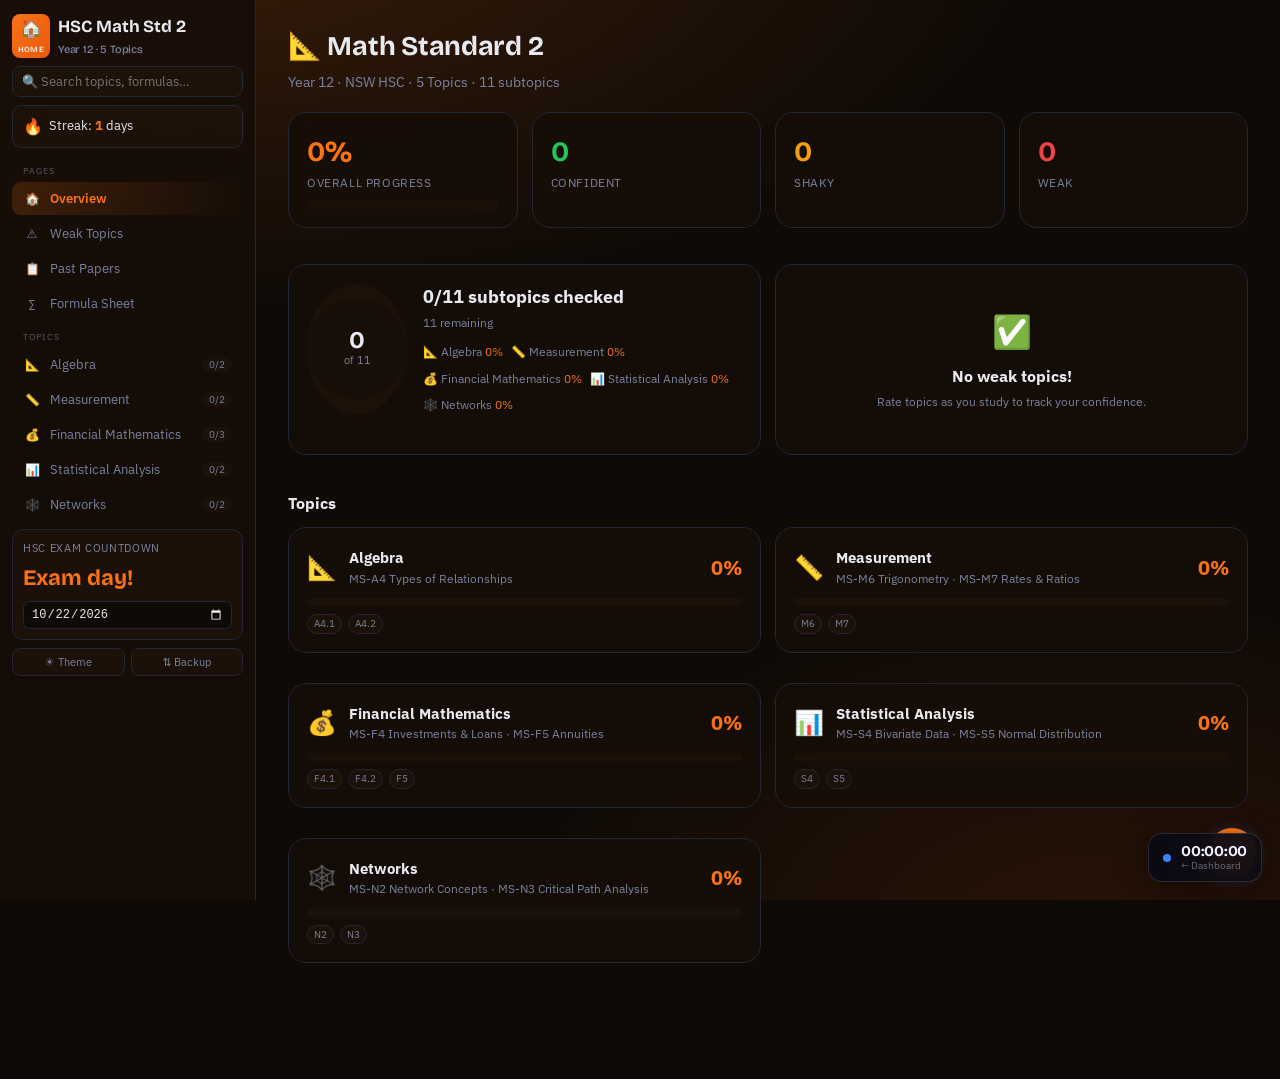
<file: math/index.html>
<!DOCTYPE html>
<html lang="en" data-theme="dark">
<head>
<meta charset="UTF-8"/>
<meta name="viewport" content="width=device-width,initial-scale=1.0"/>
<title>HSC Math Standard 2 Y12 — Study Tool</title>
<link rel="preconnect" href="https://fonts.googleapis.com">
<link rel="preconnect" href="https://fonts.gstatic.com" crossorigin>
<link href="https://fonts.googleapis.com/css2?family=Bricolage+Grotesque:opsz,wght@12..60,400;12..60,700;12..60,800&family=IBM+Plex+Mono:wght@400&family=IBM+Plex+Sans:wght@400;500;600&display=swap" rel="stylesheet">
<style>
:root{
  --bg:#0f0a06;--surface:rgba(22,14,8,0.84);--surface2:rgba(32,20,10,0.68);--accent:#f97316;--accent2:#ea580c;
  --text:#e8eaf0;--muted:#7b82a0;--line:#222636;
  color-scheme:dark;
  --blue:#3b82f6;--green:#22c55e;--amber:#f59e0b;--red:#ef4444;--purple:#a855f7;--teal:#14b8a6;
  --blueb:#0e1a2e;--greenb:#0e2014;--amberb:#261e08;--redb:#2a1010;--purpleb:#1e1028;--tealb:#0a1e1c;
}
html[data-theme="light"]{
  color-scheme:light;
  --bg:#fff7f0;--surface:#ffffff;--surface2:#fff0e6;--accent:#ea580c;--accent2:#c2410c;
  --text:#0f1020;--muted:#5a6080;--line:#d8daea;
  --blueb:#e6f0fb;--greenb:#e7f7ec;--amberb:#fdf3e1;--redb:#fbe9e9;--purpleb:#f4e9fc;--tealb:#e0f7f5;
}
*{box-sizing:border-box}
body{margin:0;background:var(--bg);background-image:radial-gradient(ellipse 120% 80% at 15% -10%,rgba(249,115,22,.18),transparent 55%),radial-gradient(ellipse 80% 70% at 85% 105%,rgba(234,88,12,.12),transparent 55%);background-attachment:fixed;color:var(--text);font-family:"IBM Plex Sans",system-ui,-apple-system,sans-serif;line-height:1.55}
h1,h2,h3,h4,.brand{font-family:"Bricolage Grotesque","IBM Plex Sans",system-ui,sans-serif;font-weight:700;letter-spacing:-.01em}
a{color:var(--accent)}
@keyframes fu{from{opacity:0;transform:translateY(8px)}to{opacity:1;transform:none}}
.app{display:flex;min-height:100vh}

/* ── Sidebar ── */
.sidebar{width:256px;background:var(--surface);backdrop-filter:blur(24px);-webkit-backdrop-filter:blur(24px);border-right:1px solid var(--line);position:sticky;top:0;height:100vh;display:flex;flex-direction:column;padding:14px 12px;gap:8px;overflow-y:auto;flex-shrink:0}
.brand{font-size:17px;display:flex;align-items:center;gap:8px}
.brand .logo{width:38px;height:44px;border-radius:8px;background:linear-gradient(135deg,var(--accent),var(--accent2));display:flex;flex-direction:column;align-items:center;justify-content:center;color:#fff;font-weight:800;font-size:18px;gap:1px}
.brand .logo span{font-size:8px;font-weight:700;letter-spacing:.04em;opacity:.85}
.brand small{display:block;color:var(--muted);font-size:11px;font-weight:500}
.search{position:relative}
.search input{width:100%;background:var(--surface2);border:1px solid var(--line);color:var(--text);border-radius:9px;padding:8px 10px;font-size:13px;font-family:inherit}
.search input:focus{outline:none;border-color:var(--accent)}
.searchres{position:absolute;top:42px;left:0;right:0;background:var(--surface2);border:1px solid var(--line);border-radius:9px;max-height:300px;overflow-y:auto;z-index:30;box-shadow:0 12px 30px rgba(0,0,0,.5)}
.searchres .r{padding:8px 10px;border-bottom:1px solid var(--line);cursor:pointer;font-size:13px}
.searchres .r:hover{background:var(--surface)}.searchres .r:last-child{border-bottom:none}
.navlist{display:flex;flex-direction:column;gap:2px}
.nav-sep{font-size:9px;text-transform:uppercase;letter-spacing:.1em;color:var(--muted);padding:8px 11px 2px;opacity:.6}
.navbtn{display:flex;align-items:center;gap:9px;background:none;border:none;color:var(--muted);text-align:left;padding:8px 11px;border-radius:9px;cursor:pointer;font-size:13px;font-family:inherit;width:100%;transition:.12s}
.navbtn .ic{width:18px;text-align:center;font-size:12px;flex-shrink:0}
.navbtn:hover{background:var(--surface2);color:var(--text)}
.navbtn.active{background:linear-gradient(90deg,rgba(249,115,22,.18),transparent);color:var(--accent);font-weight:600}
.navbtn .badge{margin-left:auto;font-size:10px;background:var(--surface2);color:var(--muted);padding:1px 7px;border-radius:20px}
.navbtn .weak-badge{margin-left:auto;font-size:10px;background:rgba(239,68,68,.2);color:#fca5a5;padding:1px 7px;border-radius:20px}
.streak-chip{display:flex;align-items:center;gap:6px;background:var(--surface2);border:1px solid var(--line);border-radius:9px;padding:8px 10px;font-size:13px}
.streak-chip .flame{font-size:16px}
.streak-chip b{color:var(--accent)}
.exampill{background:var(--surface2);border:1px solid var(--line);border-radius:11px;padding:10px}
.exampill label{font-size:11px;color:var(--muted);display:block;margin-bottom:4px;text-transform:uppercase;letter-spacing:.06em}
.exampill .cd{font-size:22px;font-weight:700;color:var(--accent);font-family:"Bricolage Grotesque",sans-serif}
.exampill input{width:100%;margin-top:6px;background:var(--bg);border:1px solid var(--line);color:var(--text);border-radius:7px;padding:5px 7px;font-size:12px}
.sb-foot{display:flex;gap:6px;flex-wrap:wrap}
.sb-foot button{flex:1;font-size:11px;padding:6px;background:var(--surface2);border:1px solid var(--line);color:var(--muted);border-radius:8px;cursor:pointer;min-width:58px;font-family:inherit}
.sb-foot button:hover{color:var(--text);border-color:var(--accent)}

/* ── Main ── */
.main{flex:1;min-width:0;padding:26px 32px 100px;max-width:1120px;animation:fu .22s ease}
.page-head{margin-bottom:18px;display:flex;align-items:flex-end;gap:14px;flex-wrap:wrap}
.page-head h1{font-size:27px;margin:0 0 4px}.page-head p{color:var(--muted);margin:0;font-size:14px}
.page-head .spacer{flex:1}

/* ── Cards / Grid ── */
.card{background:var(--surface);backdrop-filter:blur(16px);-webkit-backdrop-filter:blur(16px);border:1px solid var(--line);border-radius:18px;padding:18px;margin-bottom:16px}
.grid{display:grid;gap:14px}
.g2{grid-template-columns:repeat(2,1fr)}.g3{grid-template-columns:repeat(3,1fr)}.g4{grid-template-columns:repeat(4,1fr)}
@media(max-width:900px){.g2,.g3,.g4{grid-template-columns:1fr}}

/* ── Progress ── */
.bar{height:8px;background:var(--surface2);border-radius:20px;overflow:hidden}
.bar>i{display:block;height:100%;background:linear-gradient(90deg,var(--accent),var(--accent2));border-radius:20px;transition:width .4s}
.stat .big{font-size:28px;font-weight:700;font-family:"Bricolage Grotesque",sans-serif}
.stat .lbl{color:var(--muted);font-size:12px;text-transform:uppercase;letter-spacing:.05em}
.ring{--p:0;width:130px;height:130px;border-radius:50%;background:conic-gradient(var(--accent) calc(var(--p)*3.6deg),var(--surface2) 0);display:grid;place-items:center;margin:0 auto}
.ring .inner{width:100px;height:100px;border-radius:50%;background:var(--surface);display:flex;align-items:center;justify-content:center;flex-direction:column;text-align:center}
.ring .inner b{font-size:24px;font-family:"Bricolage Grotesque",sans-serif;line-height:1}
.ring .inner small{color:var(--muted);font-size:11px}

/* ── Topic/Dot system ── */
.mod-h{display:flex;align-items:center;gap:12px;cursor:pointer;padding:14px 18px;background:var(--surface);border:1px solid var(--line);border-radius:14px;margin-bottom:10px}
.mod-h:hover{border-color:var(--accent)}
.mod-h .num{width:36px;height:36px;border-radius:9px;background:var(--surface2);display:grid;place-items:center;font-weight:700;color:var(--accent);font-family:"Bricolage Grotesque",sans-serif;font-size:14px;flex-shrink:0}
.mod-h h2{font-size:16px;margin:0}.mod-h .sub{color:var(--muted);font-size:12px}
.mod-h .chev{color:var(--muted);transition:.2s;font-size:12px;margin-left:auto}
.mod-h.open .chev{transform:rotate(90deg)}
.mod-h .mprog{height:5px;width:80px;background:var(--surface2);border-radius:20px;overflow:hidden;flex-shrink:0}
.mod-h .mprog i{display:block;height:100%;background:var(--accent)}
.dot{background:var(--surface);border:1px solid var(--line);border-radius:12px;margin:0 0 10px;overflow:hidden}
.dot.flash{border-color:var(--accent);box-shadow:0 0 0 2px rgba(99,102,241,.3)}
.dot-h{display:flex;align-items:flex-start;gap:10px;padding:13px 15px;cursor:pointer}
.dot-h:hover{background:var(--surface2)}
.dot-h .chk{margin-top:3px;width:16px;height:16px;accent-color:var(--accent);cursor:pointer;flex-shrink:0}
.dot-h .ttl{flex:1;font-weight:600;font-size:14px}
.dot-h .conf-dot{width:10px;height:10px;border-radius:50%;margin-top:4px;flex-shrink:0;background:var(--line)}
.conf-good{background:var(--green)!important}.conf-shaky{background:var(--amber)!important}.conf-weak{background:var(--red)!important}
.tags{display:flex;gap:4px;flex-wrap:wrap;margin-top:4px}
.tag{font-size:10px;padding:1px 6px;border-radius:20px;background:var(--surface2);color:var(--muted);border:1px solid var(--line)}
.tag.hsc{color:#fda4af;border-color:#5b2330}.tag.syl{color:#7dd3fc;border-color:#1e4a63}.tag.calc{color:#86efac;border-color:#1a4a2a}
.dot-body{padding:0 15px 15px;display:none}.dot.open .dot-body{display:block}

/* ── Content boxes ── */
.box{border-radius:9px;padding:11px 13px;margin:8px 0;font-size:14px;border-left:3px solid}
.box .bx-l{font-size:10px;text-transform:uppercase;letter-spacing:.07em;font-weight:700;display:block;margin-bottom:4px;opacity:.9}
.box.def{background:var(--blueb);border-color:var(--blue)}.box.def .bx-l{color:#93c5fd}
.box.eqn{background:var(--greenb);border-color:var(--green);font-family:"IBM Plex Mono",monospace}.box.eqn .bx-l{color:#86efac;font-family:inherit}
.box.tip{background:var(--amberb);border-color:var(--amber)}.box.tip .bx-l{color:#fcd34d}
.box.trap{background:var(--redb);border-color:var(--red)}.box.trap .bx-l{color:#fca5a5}
.box.mnem{background:var(--purpleb);border-color:var(--purple)}.box.mnem .bx-l{color:#d8b4fe}
.box.calc{background:var(--surface2);border-color:var(--accent)}.box.calc .bx-l{color:var(--accent)}
.box.calc .body{white-space:pre-wrap;font-family:"IBM Plex Mono",monospace;font-size:13px}
.box.worked{background:var(--tealb);border-color:var(--teal)}.box.worked .bx-l{color:#5eead4}
.box.worked .body{white-space:pre-wrap;font-family:"IBM Plex Mono",monospace;font-size:13px}
.prow{display:flex;gap:10px;padding:5px 0;border-bottom:1px solid rgba(128,128,128,.1);align-items:flex-start}
.prow:last-child{border-bottom:none}
.plbl{font-weight:700;font-size:12px;min-width:90px;flex-shrink:0;opacity:.8;padding-top:2px}
.pval{flex:1;font-size:13.5px;line-height:1.55}

/* ── Questions ── */
.q{border:1px solid var(--line);border-radius:9px;padding:11px 13px;margin:8px 0;background:var(--surface2)}
.q .qq{font-size:14px;margin-bottom:7px;font-weight:500}
.q .marks{font-size:11px;color:var(--muted);margin-bottom:6px}
.q .ans{display:none;border-top:1px dashed var(--line);margin-top:8px;padding-top:8px;font-size:13.5px;color:#c7d4ff;white-space:pre-wrap}
.q .hint-box{display:none;border-top:1px dashed var(--line);margin-top:8px;padding-top:8px;font-size:13px;color:#fcd34d;font-style:italic}
.q.show .ans{display:block}
.q.hint-shown .hint-box{display:block}
.q-btns{display:flex;gap:6px;flex-wrap:wrap;margin-top:8px}
.q .reveal{font-size:12px;background:var(--surface);border:1px solid var(--line);color:var(--accent);padding:4px 10px;border-radius:7px;cursor:pointer;font-family:inherit}
.q .hint-btn{font-size:12px;background:var(--surface);border:1px solid var(--line);color:var(--amber);padding:4px 10px;border-radius:7px;cursor:pointer;font-family:inherit}
.confrow{display:flex;gap:6px;align-items:center;margin:10px 0 4px;flex-wrap:wrap}
.confrow span{font-size:12px;color:var(--muted);margin-right:2px}
.cbtn{font-size:12px;padding:4px 12px;border-radius:8px;border:1px solid var(--line);background:var(--surface2);color:var(--muted);cursor:pointer;font-family:inherit}
.cbtn.good.on{background:rgba(34,197,94,.18);color:#86efac;border-color:var(--green)}
.cbtn.shaky.on{background:rgba(245,158,11,.18);color:#fcd34d;border-color:var(--amber)}
.cbtn.weak.on{background:rgba(239,68,68,.18);color:#fca5a5;border-color:var(--red)}
textarea.notes{width:100%;background:var(--bg);border:1px solid var(--line);color:var(--text);border-radius:9px;padding:9px;font-family:inherit;font-size:13px;resize:vertical;min-height:56px;margin-top:6px}
textarea.notes:focus{outline:none;border-color:var(--accent)}

/* ── Buttons ── */
.btn{background:var(--accent);color:#fff;border:none;border-radius:9px;padding:8px 15px;font-weight:600;cursor:pointer;font-family:inherit;font-size:13px}
.btn:hover{background:var(--accent2)}.btn:disabled{opacity:.5;cursor:not-allowed}
.btn.ghost{background:var(--surface2);color:var(--text);border:1px solid var(--line)}
.btn.ghost:hover{border-color:var(--accent);color:var(--accent)}
.btn.sm{padding:5px 10px;font-size:12px}
.btn.danger{background:rgba(239,68,68,.2);color:#fca5a5;border:1px solid var(--red)}
.btn.danger:hover{background:rgba(239,68,68,.35)}
.chips{display:flex;gap:6px;flex-wrap:wrap}
.chip{font-size:13px;padding:5px 11px;border-radius:20px;border:1px solid var(--line);background:var(--surface2);color:var(--muted);cursor:pointer;font-family:inherit}
.chip.on{background:rgba(99,102,241,.16);color:var(--accent);border-color:var(--accent)}
.row{display:flex;gap:10px;align-items:center;flex-wrap:wrap}
.muted{color:var(--muted)}.accent{color:var(--accent)}.small{font-size:12px}
.divider{height:1px;background:var(--line);margin:14px 0}
.kv{display:flex;justify-content:space-between;padding:5px 0;border-bottom:1px solid var(--line);font-size:13.5px}.kv:last-child{border:none}
.tablebox{width:100%;border-collapse:collapse;font-size:13px}
.tablebox th,.tablebox td{border:1px solid var(--line);padding:6px 9px;text-align:left;vertical-align:top}
.tablebox th{background:var(--surface2);color:var(--accent)}
.hidden{display:none!important}
select,input[type=number],input[type=text]{background:var(--surface2);border:1px solid var(--line);color:var(--text);border-radius:8px;padding:6px 9px;font-family:inherit;font-size:13px}
select:focus,input:focus{outline:none;border-color:var(--accent)}

/* ── Toast ── */
.toast{position:fixed;bottom:22px;left:50%;transform:translateX(-50%);background:var(--surface2);border:1px solid var(--accent);color:var(--text);padding:10px 20px;border-radius:11px;z-index:200;box-shadow:0 10px 30px rgba(0,0,0,.4);opacity:0;transition:.25s;pointer-events:none}
.toast.show{opacity:1}

/* ── Session Timer ── */
.timer-fab{position:fixed;bottom:24px;right:24px;z-index:150;display:flex;flex-direction:column;align-items:flex-end;gap:8px}
.timer-bubble{background:var(--surface);border:1px solid var(--line);border-radius:16px;padding:12px 16px;min-width:160px;box-shadow:0 8px 32px rgba(0,0,0,.4)}
.timer-bubble .timer-display{font-size:28px;font-weight:700;font-family:"Bricolage Grotesque",sans-serif;color:var(--accent);letter-spacing:.02em}
.timer-bubble .timer-label{font-size:11px;color:var(--muted);margin-bottom:6px}
.timer-bubble .timer-btns{display:flex;gap:6px;margin-top:8px}
.timer-toggle{background:var(--accent);color:#fff;border:none;border-radius:8px;padding:6px 14px;font-weight:600;cursor:pointer;font-size:13px;font-family:inherit}
.timer-toggle:hover{background:var(--accent2)}
.timer-stop{background:rgba(239,68,68,.2);color:#fca5a5;border:1px solid var(--red);border-radius:8px;padding:6px 10px;cursor:pointer;font-size:13px;font-family:inherit}
.timer-open-btn{background:var(--accent);color:#fff;border:none;border-radius:50%;width:48px;height:48px;font-size:20px;cursor:pointer;box-shadow:0 4px 16px rgba(99,102,241,.4);display:flex;align-items:center;justify-content:center}
.timer-open-btn:hover{background:var(--accent2)}

/* ── Modal ── */
.modal{position:fixed;inset:0;background:rgba(0,0,0,.65);display:grid;place-items:center;z-index:180;padding:20px}
.modal .box2{background:var(--surface);border:1px solid var(--line);border-radius:16px;padding:24px;max-width:520px;width:100%;max-height:85vh;overflow:auto}
.modal h2{margin:0 0 16px;font-size:20px}
.modal textarea{width:100%;min-height:120px;background:var(--bg);border:1px solid var(--line);color:var(--text);border-radius:9px;padding:10px;font-family:"IBM Plex Mono",monospace;font-size:12px}

/* ── Weak Topics Panel ── */
.weak-panel .weak-item{display:flex;align-items:center;gap:10px;padding:9px 12px;border:1px solid var(--line);border-radius:9px;margin-bottom:7px;background:var(--surface2);cursor:pointer}
.weak-panel .weak-item:hover{border-color:var(--accent)}
.weak-panel .weak-dot{width:10px;height:10px;border-radius:50%;flex-shrink:0}
.weak-panel .weak-name{flex:1;font-size:13.5px;font-weight:600}
.weak-panel .weak-tag{font-size:11px;color:var(--muted)}

/* ── Past Papers ── */
.pp-filter{display:flex;gap:8px;flex-wrap:wrap;margin-bottom:16px}
.pp-q{border:1px solid var(--line);border-radius:10px;padding:13px 15px;margin-bottom:10px;background:var(--surface2)}
.pp-q .pp-meta{font-size:11px;color:var(--muted);margin-bottom:6px;display:flex;gap:10px;flex-wrap:wrap}
.pp-q .pp-meta span{background:var(--surface);padding:2px 7px;border-radius:5px;border:1px solid var(--line)}
.pp-q .pp-text{font-size:14px;font-weight:500;margin-bottom:8px}
.pp-q .pp-ans{display:none;border-top:1px dashed var(--line);margin-top:8px;padding-top:8px;font-size:13.5px;color:#c7d4ff;white-space:pre-wrap}
.pp-q.show .pp-ans{display:block}
.pp-q .pp-hint{display:none;border-top:1px dashed var(--line);margin-top:8px;padding-top:8px;font-size:13px;color:#fcd34d;font-style:italic}
.pp-q.hint-shown .pp-hint{display:block}
/* ── Exam Papers (PDF) ── */
.ep-grid{display:grid;grid-template-columns:repeat(auto-fill,minmax(260px,1fr));gap:14px;margin-top:4px}
.ep-card{background:var(--surface);border:1px solid var(--line);border-radius:14px;padding:16px;display:flex;flex-direction:column;gap:10px;transition:.15s}
.ep-card:hover{border-color:rgba(249,115,22,.4);transform:translateY(-1px)}
.ep-year{font-size:22px;font-weight:800;font-family:"Bricolage Grotesque",sans-serif;color:var(--accent)}
.ep-label{font-size:13px;color:var(--text);font-weight:600}
.ep-meta{font-size:11.5px;color:var(--muted);display:flex;gap:8px;flex-wrap:wrap}
.ep-meta span{background:var(--surface2);padding:2px 8px;border-radius:20px;border:1px solid var(--line)}
.ep-btns{display:flex;gap:6px;margin-top:2px;flex-wrap:wrap}
.ep-pill{font-size:11px;padding:3px 9px;border-radius:20px;border:1px solid rgba(34,197,94,.35);background:rgba(34,197,94,.1);color:#22c55e;white-space:nowrap}
.ep-pill.att{border-color:rgba(249,115,22,.4);background:rgba(249,115,22,.1);color:var(--accent)}
/* ── Exam Timer Modal ── */
.etimer-overlay{display:none;position:fixed;inset:0;background:rgba(0,0,0,.72);backdrop-filter:blur(8px);z-index:200;align-items:center;justify-content:center}
.etimer-overlay.open{display:flex}
.etimer-box{background:var(--surface);border:1px solid var(--line);border-radius:20px;padding:32px 36px;text-align:center;min-width:320px;box-shadow:0 24px 60px rgba(0,0,0,.6)}
.etimer-title{font-size:14px;color:var(--muted);margin-bottom:4px}
.etimer-paper{font-size:16px;font-weight:700;margin-bottom:20px}
.etimer-display{font-size:58px;font-weight:800;font-family:"Bricolage Grotesque",sans-serif;letter-spacing:-.02em;line-height:1;margin-bottom:6px;transition:color .3s}
.etimer-display.warn{color:#f59e0b}
.etimer-display.danger{color:#ef4444}
.etimer-sub{font-size:12px;color:var(--muted);margin-bottom:24px}
.etimer-btns{display:flex;gap:8px;justify-content:center;flex-wrap:wrap}

/* ── Formula Sheet ── */
.formula-group{margin-bottom:18px}
.formula-group h3{font-size:14px;margin:0 0 8px;color:var(--accent)}
.formula-item{display:flex;align-items:flex-start;gap:12px;padding:7px 10px;border-bottom:1px solid var(--line);font-size:13.5px}
.formula-item:last-child{border-bottom:none}
.formula-item .fi-f{font-family:"IBM Plex Mono",monospace;color:var(--text);min-width:180px;flex-shrink:0}
.formula-item .fi-d{color:var(--muted)}

/* ── Scrollbar ── */
::-webkit-scrollbar{width:8px;height:8px}::-webkit-scrollbar-thumb{background:var(--line);border-radius:8px}

/* ── Responsive ── */
@media(max-width:820px){.app{flex-direction:column}.sidebar{position:relative;width:100%;height:auto;max-height:none}.main{padding:16px 14px 80px}.ring{width:110px;height:110px}.timer-fab{bottom:16px;right:16px}}
</style>
</head>
<body>
<script>
(function syncThemeDash(){
  try{const d=JSON.parse(localStorage.getItem('hsc_dash_v2')||'{}');if(d.theme){document.documentElement.setAttribute('data-theme',d.theme);}}
  catch(e){}
}());
</script>

<div class="app">
  <aside class="sidebar">
    <div class="brand">
      <a href="../index.html" style="text-decoration:none">
        <span class="logo">🏠<span>HOME</span></span>
      </a>
      <div>HSC Math Std 2<small>Year 12 · 5 Topics</small></div>
    </div>
    <div class="search">
      <input id="globalSearch" type="text" placeholder="🔍 Search topics, formulas…" autocomplete="off"/>
      <div id="searchRes" class="searchres hidden"></div>
    </div>
    <div class="streak-chip" id="streakChip">
      <span class="flame">🔥</span><span>Streak: <b id="streakNum">0</b> days</span>
    </div>
    <nav class="navlist" id="nav"></nav>
    <div class="exampill">
      <label>HSC Exam Countdown</label>
      <div class="cd" id="countdown">— days</div>
      <input id="examDate" type="date"/>
    </div>
    <div class="sb-foot">
      <button id="themeBtn">☀ Theme</button>
      <button id="ioBtn">⇅ Backup</button>
    </div>
  </aside>
  <main class="main" id="main"></main>
</div>
<div class="toast" id="toast"></div>

<!-- Exam Timer Modal -->
<div class="etimer-overlay" id="etimerOverlay" onclick="if(event.target===this)etimerClose()">
  <div class="etimer-box">
    <div class="etimer-title" id="etimerTitle"></div>
    <div class="etimer-paper" id="etimerSubs"></div>
    <div class="etimer-display" id="etimerDisplay">00:00</div>
    <div style="height:5px;background:var(--surface2);border-radius:20px;margin:0 0 10px;overflow:hidden">
      <div id="etimerPct" style="height:100%;width:0%;background:var(--accent);border-radius:20px;transition:width 1s linear"></div>
    </div>
    <div class="etimer-sub">Press Start when you open the PDF</div>
    <div class="etimer-btns">
      <button class="btn" id="etimerStartBtn" onclick="etimerToggle()">▶ Start</button>
      <button class="btn ghost" onclick="etimerReset()">↺ Reset</button>
      <button class="btn ghost" onclick="etimerClose()">✕ Close</button>
    </div>
  </div>
</div>

<!-- Session Timer FAB -->
<div class="timer-fab" id="timerFab">
  <div class="timer-bubble hidden" id="timerBubble">
    <div class="timer-label">Study Session</div>
    <div class="timer-display" id="timerDisplay">00:00</div>
    <div style="font-size:12px;color:var(--muted);margin-top:2px" id="timerTopic">No topic selected</div>
    <div class="timer-btns">
      <button class="timer-toggle" id="timerToggle">Start</button>
      <button class="timer-stop" id="timerStop">■ Stop</button>
    </div>
  </div>
  <button class="timer-open-btn" id="timerOpenBtn" title="Study Timer">⏱</button>
</div>

<!-- Modals -->
<div class="modal hidden" id="ioModal">
  <div class="box2">
    <h2>Backup / Restore</h2>
    <p class="muted small" style="margin-bottom:12px">Export your progress as JSON or paste a backup to restore.</p>
    <textarea id="ioText" placeholder="Paste backup JSON here…"></textarea>
    <div class="row" style="margin-top:12px;gap:8px">
      <button class="btn" id="exportBtn">Export</button>
      <button class="btn ghost" id="importBtn">Import</button>
      <button class="btn ghost" id="ioClose">Cancel</button>
    </div>
  </div>
</div>

<div class="modal hidden" id="recapModal">
  <div class="box2">
    <h2>📊 Session Recap</h2>
    <div id="recapContent"></div>
    <div style="margin-top:16px">
      <button class="btn" id="recapClose">Done</button>
    </div>
  </div>
</div>

<script>
/* =====================================================================
   HSC MATH STANDARD 2 Y12 — Study Tool
   Features: Topics · Practice Qs + Hints · Past Papers · Confidence Tracker
             Weak Topics Panel · Session Timer + Recap · Streak · Formula Sheet
             Progress Rings · Search · Notes · Backup/Restore · Dark/Light theme
   ===================================================================== */

const LS_KEY = "hscmath_progress";
const DEFAULT_STATE = {
  check:{}, conf:{}, notes:{}, examDate:"2026-10-22",
  theme:"dark", streak:[], quizLog:[], bookmarks:{},
  sessions:[], edits:{}, addedQ:{}, paperAttempts:{}
};
const TODAY = () => new Date().toISOString().slice(0,10);
let state = load();
function load(){
  try{ const s = JSON.parse(localStorage.getItem(LS_KEY)); if(s) return Object.assign({}, JSON.parse(JSON.stringify(DEFAULT_STATE)), s); }
  catch(e){}
  return JSON.parse(JSON.stringify(DEFAULT_STATE));
}
let saveT;
function save(){ clearTimeout(saveT); saveT = setTimeout(()=>localStorage.setItem(LS_KEY,JSON.stringify(state)),350); }
function toast(m){ const t=document.getElementById('toast'); t.textContent=m; t.classList.add('show'); setTimeout(()=>t.classList.remove('show'),1800); }
function esc(s){ return (s==null?'':String(s)).replace(/[&<>"]/g,c=>({'&':'&amp;','<':'&lt;','>':'&gt;','"':'&quot;'}[c])); }

/* =====================================================================
   CONTENT DATA
   ===================================================================== */
const TOPICS = [
{id:"alg", num:"A", title:"Algebra", icon:"📐", sub:"MS-A4 Types of Relationships",
 subtopics:[
  {id:"a4_1", code:"A4.1", title:"Simultaneous Linear Equations",
   tags:["Syllabus","Graph"],
   def:"Two linear equations with two unknowns can be solved simultaneously — the solution is the point where both lines intersect on a graph. In practical contexts this often models a <b>break-even point</b> where cost equals revenue.",
   eqn:"Line 1: y = m₁x + b₁\nLine 2: y = m₂x + b₂\nSolution: find (x, y) where both are equal\nBreak-even: Revenue = Cost → solve simultaneously",
   tip:"To solve graphically: graph both lines carefully on the same axes, read off the intersection point. Always check your answer by substituting back into BOTH equations. For break-even: the x-value = units needed to break even; the y-value = revenue/cost at that point.",
   trap:"Read the question carefully — it may ask for the x-value (units), y-value (amount), or both. Don't confuse 'break-even point' (coordinate pair) with just the quantity. Make sure you write the answer in context ('the business breaks even after 40 units').",
   mnem:"Break-even = where the two lines CROSS — the business stops losing money.",
   calc:"WORKED EXAMPLE\nCost: C = 200 + 5x (fixed cost $200, variable $5/unit)\nRevenue: R = 12x ($12 per unit)\nBreak-even: 200 + 5x = 12x → 200 = 7x → x = 28.6 → 29 units\nAt x = 29: R = 12×29 = $348, C = 200 + 5×29 = $345\nNote: round UP for the number of units (you can't sell 0.6 of a unit)",
   questions:[
    {q:"A business has fixed costs of $500 and variable costs of $8 per item. Items sell for $18 each. (i) Write equations for cost C and revenue R in terms of n items sold. (ii) Find the break-even point graphically or algebraically. (iii) State what happens if 60 items are sold.",
     a:"(i) C = 500 + 8n; R = 18n\n(ii) Break-even: 500 + 8n = 18n → 500 = 10n → n = 50 units. At n=50: R = C = $900. Break-even point: (50, 900).\n(iii) At n=60: R = $1080, C = $980. Profit = $100 — the business makes a profit.",
     marks:4, hint:"Set C = R and solve for n. Then substitute n back to find the dollar value."},
    {q:"The graphs of y = 3x + 2 and y = x + 6 intersect at point P. Find the coordinates of P.",
     a:"3x + 2 = x + 6 → 2x = 4 → x = 2. y = 2 + 6 = 8. P = (2, 8).",
     marks:2, hint:"Set the two equations equal to each other and solve for x, then substitute to find y."},
    {q:"A phone plan costs $30/month plus $0.10 per minute. A second plan costs $0.25 per minute with no monthly fee. After how many minutes per month do the plans cost the same?",
     a:"Plan A: C = 30 + 0.10m; Plan B: C = 0.25m\n30 + 0.10m = 0.25m → 30 = 0.15m → m = 200 minutes\nThe plans cost the same at 200 minutes/month. ($50 each)",
     marks:3, hint:"Write a cost equation for each plan and set them equal."}
   ]},
  {id:"a4_2", code:"A4.2", title:"Non-Linear Relationships",
   tags:["Syllabus","Graph","HSC"],
   def:"Three key non-linear models in Math Standard 2: <b>Exponential</b> y = aˣ or y = a·bˣ (growth/decay curves), <b>Quadratic</b> y = ax² + bx + c (parabola — has a turning point and axis of symmetry), and <b>Reciprocal</b> y = k/x (rectangular hyperbola — inverse variation, two branches, never touches axes).",
   eqn:"Exponential: y = A·bˣ (b>1 = growth; 0<b<1 = decay)\nExponential decay: A = A₀·(1−r)ᵗ or A = A₀·bᵗ\nQuadratic: y = ax² + bx + c (parabola)\nAxis of symmetry: x = −b/(2a)\nReciprocal: y = k/x (k = constant of variation)",
   tip:"Identifying the model: if the graph is a straight line → linear. J-shaped → exponential. U-shaped (turns) → quadratic. Two-branched and never touches axes → reciprocal/hyperbola. The y-intercept of an exponential y=Abˣ is always A (when x=0, y=A). For a quadratic, the turning point x-coordinate = −b/(2a).",
   trap:"Don't confuse exponential growth (b > 1) with exponential decay (0 < b < 1). For a reciprocal y = k/x, doubling x HALVES y — this is inverse variation, NOT a linear relationship. A parabola is symmetric about its axis — the turning point is always on the axis.",
   mnem:"Expo = EXPOnent in the power. Quad = QUADRUPEDAL (4 legs = 4-letter root = 4th letter = degree 2?). Reciprocal = RECIProcal fraction k/x.",
   calc:"WORKED EXAMPLE — Exponential Model\nA car worth $25,000 depreciates at 15% per year.\nA = 25000 × (0.85)ᵗ\nt=0: A=$25,000; t=3: A=25000×0.85³=25000×0.614=$15,350\nWhen is A < $10,000? → 0.85ᵗ < 0.4 → use trial/technology: t≈8.5 years\n\nWORKED EXAMPLE — Quadratic\ny = −x² + 4x + 5\nAxis of symmetry: x = −4/(2×−1) = 2\nTurning point: y = −4 + 8 + 5 = 9 → (2, 9)\ny-intercept: (0, 5); x-intercepts: −x²+4x+5=0 → x=5 or x=−1",
   questions:[
    {q:"The population of bacteria doubles every 3 hours. Initially there are 500 bacteria. (i) Write an equation for the population P after t hours. (ii) Find the population after 12 hours. (iii) After how many hours does the population first exceed 10,000?",
     a:"(i) P = 500 × 2^(t/3) [doubles every 3 hours]\n(ii) t=12: P = 500 × 2⁴ = 500 × 16 = 8000 bacteria\n(iii) 500 × 2^(t/3) > 10000 → 2^(t/3) > 20 → t/3 > log₂(20) ≈ 4.32 → t > 12.97 → after approximately 13 hours (or by trial: t=15: P=16000 ✓, t=12: P=8000 ✗, so between 12 and 15; t=13: P≈10080 ✓).",
     marks:5, hint:"For part (i), the growth factor per 3 hours is 2, so per hour it's 2^(1/3). Or write P = 500 × 2^(t/3)."},
    {q:"A ball is thrown and its height is modelled by h = −5t² + 20t + 1, where h is in metres and t in seconds. (i) Find the initial height. (ii) Find the maximum height and when it occurs. (iii) Find when the ball hits the ground (h = 0).",
     a:"(i) t=0: h = 1 m (initial height 1 metre)\n(ii) Axis of symmetry: t = −20/(2×−5) = 2 seconds. Max h = −5(4) + 20(2) + 1 = −20 + 40 + 1 = 21 metres at t=2s.\n(iii) −5t² + 20t + 1 = 0 → use quadratic formula or technology: t = (−20 ± √(400+20))/−10 → t ≈ 4.05 s (taking positive value). Ball hits ground after approximately 4.05 seconds.",
     marks:5, hint:"For max height, use t = −b/(2a). Remember a = −5, b = 20."},
    {q:"The time t (hours) to complete a job varies inversely with the number of workers n. With 4 workers the job takes 6 hours. (i) Find the equation linking t and n. (ii) How long with 8 workers? (iii) How many workers are needed to finish in 2 hours?",
     a:"(i) t = k/n → 6 = k/4 → k = 24 → t = 24/n\n(ii) n=8: t = 24/8 = 3 hours\n(iii) 2 = 24/n → n = 12 workers",
     marks:4, hint:"Inverse variation: t = k/n. Find k first by substituting the known values."}
   ]}
 ]},
{id:"meas", num:"M", title:"Measurement", icon:"📏", sub:"MS-M6 Trigonometry · MS-M7 Rates & Ratios",
 subtopics:[
  {id:"m6", code:"M6", title:"Non-Right-Angled Trigonometry",
   tags:["Syllabus","HSC","Calc"],
   def:"For triangles that are <b>not</b> right-angled, we use three rules: <b>Area rule</b> (area given two sides and included angle), <b>Sine rule</b> (find a side or angle when you have a matching angle-side pair), <b>Cosine rule</b> (find a side given two sides and included angle, or find an angle given all three sides). Bearings describe direction: <b>True bearings</b> are measured clockwise from North (000°–360°). <b>Compass bearings</b> are written as N/S then degrees then E/W (e.g. N42°E).",
   eqn:"Area rule:   Area = ½ab·sin(C)\nSine rule:   a/sin(A) = b/sin(B) = c/sin(C)\nCosine rule (side):  c² = a² + b² − 2ab·cos(C)\nCosine rule (angle): cos(C) = (a²+b²−c²)/(2ab)\nRt-angled: SOH CAH TOA | Pythagoras: c²=a²+b²",
   tip:"WHICH RULE? → If right-angled: SOH CAH TOA. If not right-angled: Area = ½ab·sinC (need 2 sides + included angle). Sine rule: need a matching pair (side + opposite angle). Cosine rule: need 3 sides (to find angle) or 2 sides + included angle (to find 3rd side). Bearings: always draw a diagram. True bearing 270° = West.",
   trap:"Sine rule ambiguous case: when finding an angle using the sine rule, there could be TWO solutions (acute AND obtuse). The question will usually say 'the angle is obtuse' or give context to rule one out. Cosine rule: be careful with sign — the −2ab·cosC term. If C is obtuse, cosC is negative, so you're actually ADDING. Always check if your answer is reasonable.",
   mnem:"Sine rule: 'Pair up sides and angles opposite each other.' Cosine rule: 'All three sides — use cosine.'",
   calc:"WORKED EXAMPLE — Sine Rule\nTriangle ABC: a = 8, A = 35°, B = 72°. Find b.\nb/sin(72°) = 8/sin(35°)\nb = 8 × sin(72°)/sin(35°) = 8 × 0.951/0.574 = 13.25\n\nWORKED EXAMPLE — Cosine Rule (find angle)\na=7, b=5, c=9. Find angle C.\ncos(C) = (7²+5²−9²)/(2×7×5) = (49+25−81)/70 = −7/70 = −0.1\nC = cos⁻¹(−0.1) = 95.7° (obtuse, makes sense as cos is negative)",
   questions:[
    {q:"In triangle PQR, PQ = 12 cm, QR = 9 cm and angle PQR = 56°. Find (i) the area of the triangle (ii) the length of PR.",
     a:"(i) Area = ½ × 12 × 9 × sin(56°) = ½ × 108 × 0.829 = 44.8 cm²\n(ii) Using cosine rule: PR² = 12² + 9² − 2×12×9×cos(56°) = 144 + 81 − 216×0.559 = 225 − 120.7 = 104.3 → PR = 10.2 cm",
     marks:4, hint:"Part (i): Area = ½ab·sinC where the angle is between the two given sides. Part (ii): cosine rule because you have 2 sides and the included angle."},
    {q:"Two ships leave a port P. Ship A travels on a bearing of 040° for 15 km to point A. Ship B travels on a bearing of 115° for 20 km to point B. Find the distance AB.",
     a:"The angle APB = 115° − 40° = 75°.\nUsing cosine rule: AB² = 15² + 20² − 2×15×20×cos(75°)\n= 225 + 400 − 600×0.259 = 625 − 155.4 = 469.6\nAB = √469.6 ≈ 21.7 km",
     marks:4, hint:"The angle between the two ships' paths = difference in bearings = 115° − 40° = 75°. Draw a diagram then use cosine rule."},
    {q:"Find all possible values of angle B in a triangle where a = 10, b = 14 and A = 38°.",
     a:"Using sine rule: sin(B)/14 = sin(38°)/10\nsin(B) = 14 × sin(38°)/10 = 14 × 0.6157/10 = 0.8620\nB = sin⁻¹(0.8620) = 59.5° OR B = 180° − 59.5° = 120.5°\nBoth are valid (check: 38+59.5=97.5° < 180° ✓; 38+120.5=158.5° < 180° ✓).\nSo B ≈ 59.5° or B ≈ 120.5° (ambiguous case).",
     marks:3, hint:"This is the ambiguous case. After finding the acute angle with sin⁻¹, also check if 180° minus that angle is valid."}
   ]},
  {id:"m7", code:"M7", title:"Rates and Ratios",
   tags:["Syllabus","AAM"],
   def:"A <b>rate</b> compares two quantities with different units (e.g. km/h, $/L, beats/min). A <b>ratio</b> compares quantities with the same units (written a:b or a/b). <b>Scale drawings</b>: actual distance = map distance × scale factor. <b>Trapezoidal rule</b> approximates the area of an irregular shape using trapezoids. <b>Rainfall volume</b> = rainfall depth × catchment area.",
   eqn:"Scale: actual = map measurement × scale factor\nTrapezoidal rule: A ≈ h/2 × (d₀ + 2d₁ + 2d₂ + ... + dₙ)\n  where h = interval width, d = perpendicular measurements\nRainfall: V = A × d (volume = area × depth)\nPower: 1 kW = 1000 W; energy = power × time (kWh)\nFuel: cost = (distance/100) × consumption rate × price/L",
   tip:"Trapezoidal rule: draw the shape, measure the parallel widths at equal intervals, then apply the formula. For the rule: A ≈ (h/2)(first + last + 2×middles). Energy bills: convert watts to kilowatts first (÷1000), multiply by hours = kWh, then multiply by rate ($/kWh). For ratios, to divide in ratio a:b: total parts = a+b, each share = total × a/(a+b) or b/(a+b).",
   trap:"Scale: if scale is 1:50000, then 1 cm on map = 50000 cm = 500 m = 0.5 km in real life. Don't forget to convert units! Trapezoidal rule APPROXIMATES — the more intervals, the more accurate. Rainfall volume: make sure area and depth use consistent units (m² and m → m³, or cm² and cm → cm³, then convert to litres: 1 m³ = 1000 L).",
   mnem:"Trapezoidal Rule: 'First + Last + 2×(everything in between), times h/2.'",
   calc:"WORKED EXAMPLE — Trapezoidal Rule\nA lake measured at 10m intervals:\nWidths: 0, 8, 14, 18, 12, 0 m (5 intervals)\nh = 10 m\nA ≈ (10/2) × (0 + 0 + 2×(8+14+18+12))\n= 5 × (0 + 2×52) = 5 × 104 = 520 m²\n\nWORKED EXAMPLE — Electricity\n2400 W TV used for 5 hours/day for 30 days.\nEnergy = 2.4 kW × 5 h × 30 days = 360 kWh\nCost @ $0.28/kWh = 360 × 0.28 = $100.80",
   questions:[
    {q:"A map has a scale of 1:250 000. (i) Two towns are 4.6 cm apart on the map. Find the actual distance in km. (ii) A national park has an area of 18 cm² on the map. Find the actual area in km².",
     a:"(i) Actual distance = 4.6 × 250,000 = 1,150,000 cm = 11.5 km\n(ii) Scale factor for areas = 250,000² = 6.25 × 10¹⁰\nActual area = 18 × 6.25 × 10¹⁰ cm² = 1.125 × 10¹² cm² = 1.125 × 10¹² ÷ 10¹⁰ km² = 112.5 km²\n(or: convert 250,000 cm = 2.5 km, so 1 cm = 2.5 km, 1 cm² = 6.25 km², 18 cm² = 112.5 km²)",
     marks:4, hint:"For areas, square the linear scale factor. 1 km = 100,000 cm, so 1 km² = 10^10 cm²."},
    {q:"A paddock is measured using the trapezoidal rule. Perpendicular offsets at 20 m intervals are: 0, 12, 18, 22, 15, 8, 0 metres. Calculate the approximate area.",
     a:"h = 20 m; offsets: d₀=0, d₁=12, d₂=18, d₃=22, d₄=15, d₅=8, d₆=0\nA ≈ (20/2) × (0 + 0 + 2×(12+18+22+15+8))\n= 10 × 2 × 75 = 10 × 150 = 1500 m²",
     marks:3, hint:"Formula: A ≈ (h/2) × (first + last + 2×sum of all middle offsets)."},
    {q:"A 1800 W heater runs for 4 hours per day. Electricity costs 32 cents per kWh. Calculate the cost to run the heater for the month of July (31 days).",
     a:"Power = 1800 W = 1.8 kW\nEnergy per day = 1.8 × 4 = 7.2 kWh\nEnergy for July = 7.2 × 31 = 223.2 kWh\nCost = 223.2 × $0.32 = $71.42",
     marks:3, hint:"Convert watts to kilowatts first (÷1000). Energy = power (kW) × time (hours). Then multiply by rate."}
   ]}
 ]},
{id:"fin", num:"F", title:"Financial Mathematics", icon:"💰", sub:"MS-F4 Investments & Loans · MS-F5 Annuities",
 subtopics:[
  {id:"f4_1", code:"F4.1", title:"Investments — Compound Interest & Shares",
   tags:["Syllabus","HSC","Calc"],
   def:"<b>Compound interest</b>: interest is calculated on the principal PLUS all previously earned interest. Unlike simple interest (linear), compound interest produces exponential growth. <b>Shares</b>: you can invest in a company's shares; the <b>dividend</b> is your cut of profits; the <b>dividend yield</b> = (dividend per share ÷ share price) × 100%.",
   eqn:"Compound interest: A = P(1 + r/n)^(nt)\n  A = future value, P = principal, r = annual rate (decimal)\n  n = compounding periods per year, t = years\nSimple interest: A = P(1 + rt)\nDividend yield = (annual dividend per share ÷ market price) × 100%\nInflation: A = P(1 + i)ᵗ  (same formula as compound interest)",
   tip:"For compound interest: the more frequently you compound, the more interest you earn. Monthly compounding: n=12, quarterly: n=4, daily: n=365, annually: n=1. When comparing investments, calculate the effective annual rate or use the formula with matching n. Converting rate: if 6% p.a. compounded monthly, use r=0.06/12=0.005 per month.",
   trap:"Don't forget to divide the annual rate by the number of compounding periods! r/n is the rate per period, not per year. The formula gives the TOTAL amount (principal + interest) — to find just the interest earned, subtract P. Comparing simple vs compound: for short periods, the difference is small; for long periods, compound grows much faster.",
   mnem:"PANT: Principal × (1 + rate/n)^(n×time).",
   calc:"WORKED EXAMPLE\n$5000 invested at 4.2% p.a. compounded quarterly for 3 years.\nP=5000, r=0.042, n=4, t=3\nA = 5000 × (1 + 0.042/4)^(4×3)\n= 5000 × (1.0105)^12\n= 5000 × 1.13388\n= $5669.40\nInterest earned = $5669.40 − $5000 = $669.40",
   questions:[
    {q:"$8000 is invested at 3.6% per annum, compounded monthly, for 4 years. Find (i) the total amount and (ii) the interest earned.",
     a:"P=8000, r=0.036, n=12, t=4\n(i) A = 8000×(1+0.036/12)^(12×4) = 8000×(1.003)^48 = 8000×1.15397 = $9231.76\n(ii) Interest = $9231.76 − $8000 = $1231.76",
     marks:3, hint:"r/n = 0.036/12 = 0.003 (monthly rate). n×t = 48 total compounding periods."},
    {q:"Compare the final value of $10,000 invested for 5 years at 5% p.a. under (i) simple interest and (ii) compound interest (compounded annually). State which is better.",
     a:"(i) Simple: A = 10000×(1 + 0.05×5) = 10000×1.25 = $12,500\n(ii) Compound: A = 10000×(1.05)^5 = 10000×1.27628 = $12,762.82\nCompound interest is better by $262.82 because interest is calculated on the growing balance, not just the original principal.",
     marks:3, hint:"Simple interest: A = P(1 + rt). Compound: A = P(1+r)^t. State which is higher and explain why."},
    {q:"Sam owns 2000 shares in a company. The shares are currently priced at $4.50 each. A dividend of $0.27 per share is paid. (i) Calculate Sam's total dividend payment. (ii) Calculate the dividend yield.",
     a:"(i) Total dividend = 2000 × $0.27 = $540\n(ii) Dividend yield = (0.27 / 4.50) × 100% = 6%",
     marks:3, hint:"Dividend yield is a percentage: divide the per-share dividend by the share price, then multiply by 100."}
   ]},
  {id:"f4_2", code:"F4.2", title:"Depreciation and Reducing Balance Loans",
   tags:["Syllabus","HSC","Calc"],
   def:"<b>Declining-balance depreciation</b>: an asset loses a fixed PERCENTAGE of its current value each year (same formula structure as compound interest, but value decreases). <b>Reducing balance loan</b>: you borrow money and repay regularly; interest is charged only on the outstanding balance, which reduces with each repayment. <b>Credit cards</b> are a type of reducing balance loan, typically at high interest rates.",
   eqn:"Depreciation: S = V₀(1 − r)ⁿ\n  S = salvage value, V₀ = initial value\n  r = depreciation rate (decimal), n = number of periods\nCredit card interest (daily): I = P × r_daily × days\nReducing balance: use financial calculator / table or iterative calculation",
   tip:"Depreciation formula S = V₀(1−r)ⁿ is the SAME as compound interest A = P(1+r)ᵗ but with (1−r) instead of (1+r) because the value is decreasing. For credit cards: the minimum repayment trap — if you only pay the minimum, you pay mostly interest and the principal barely reduces, extending the debt for years. Always compare loan types by the total interest paid.",
   trap:"The depreciation rate in the formula must be expressed as a decimal (15% → 0.15). Don't confuse straight-line depreciation (constant dollar amount each year) with declining-balance (constant percentage of current value — dollar amount decreases each year). For reducing balance loans, the interest component of each repayment decreases over time as the principal falls.",
   mnem:"Depreciation: 'Same formula as compound interest but (1 MINUS r) because value goes DOWN.'",
   calc:"WORKED EXAMPLE — Depreciation\nCar purchased for $32,000. Depreciates at 18% p.a.\nAfter 4 years: S = 32000×(1−0.18)⁴ = 32000×(0.82)⁴\n= 32000×0.4521 = $14,467\n\nWORKED EXAMPLE — Credit Card\nBalance: $2400. Rate: 19.8% p.a. = 0.054% per day.\nInterest for 30 days: I = 2400 × (0.198/365) × 30 = $39.05\nMinimum payment (2%): 0.02 × 2400 = $48 → $39.05 is interest → only $8.95 reduces principal!",
   questions:[
    {q:"A laptop costs $2200. It depreciates at 25% per year using the declining-balance method. (i) Find its value after 3 years. (ii) After how many years is it worth less than $500? (iii) Find the total depreciation after 3 years.",
     a:"(i) S = 2200×(0.75)³ = 2200×0.421875 = $927.34\n(ii) 2200×(0.75)ⁿ < 500 → (0.75)ⁿ < 0.2273\n    n=5: 2200×0.2373=$522 (not yet); n=6: 2200×0.178=$391 ✓ → after 6 years\n(iii) Total depreciation = $2200 − $927.34 = $1272.66",
     marks:5, hint:"Use S = V₀(0.75)^n for each part. For part (ii), try successive values of n."},
    {q:"A credit card has a balance of $3500 and charges 21.6% p.a. interest, compounded daily. (i) Calculate the daily interest rate. (ii) If no repayment is made for 30 days, find the balance after 30 days. (iii) Explain the risk of only making minimum repayments.",
     a:"(i) Daily rate = 21.6% ÷ 365 = 0.05918% per day = 0.0005918\n(ii) A = 3500 × (1 + 0.216/365)^30 = 3500 × (1.0005918)^30 ≈ 3500 × 1.01797 = $3562.90\n(iii) Minimum repayments (often 2−3% of balance) mostly cover interest with little reduction of principal. This means the debt takes many years (sometimes decades) to pay off, and total interest paid can exceed the original purchase amount.",
     marks:5, hint:"For part (ii), use compound interest formula with n=365 or treat each day as one compounding period."}
   ]},
  {id:"f5", code:"F5", title:"Annuities",
   tags:["Syllabus","HSC","Calc"],
   def:"An <b>annuity</b> is a series of equal, regular payments into (or out of) an account where interest compounds at the end of each period. <b>Future value (FV)</b> = what the account grows to. <b>Present value (PV)</b> = the single lump sum needed now to produce the same result. Used for: saving plans (regular deposits), superannuation, home loans (withdrawals/repayments), car loans.",
   eqn:"Future value of annuity:\nFV = M × [(1+r)ⁿ − 1] / r\n  M = regular payment, r = interest rate per period (decimal)\n  n = number of periods\nPresent value of annuity:\nPV = M × [1 − (1+r)^(−n)] / r\nAlternatively: use future value interest factor tables",
   tip:"Identify the type: regular deposits growing → future value. Regular withdrawals from a lump sum → present value. For home loans, the 'regular payment' is the mortgage repayment and PV = loan amount. To use the FV/PV table, find the correct interest factor for the given rate and periods, then multiply by M. Technology (spreadsheet or CAS) can compute these directly.",
   trap:"Make sure r is the rate PER PERIOD (not per year) — divide annual rate by number of periods per year. n is the total number of payments. The formulas assume payments are made at the END of each period. Don't confuse FV (what you'll have) with PV (what you need now). For a loan: PV = amount borrowed, M = repayment amount.",
   mnem:"'FV = how much you'll HAVE. PV = how much you need NOW.'",
   calc:"WORKED EXAMPLE — FV Annuity\nDeposit $500/month into account at 6% p.a. compounded monthly for 3 years.\nr = 0.06/12 = 0.005; n = 36; M = 500\nFV = 500 × [(1.005)³⁶ − 1] / 0.005\n= 500 × [1.1967 − 1] / 0.005\n= 500 × 0.1967 / 0.005\n= 500 × 39.34 = $19,668.51\n\nWORKED EXAMPLE — Loan Repayment\n$200,000 home loan at 4.8% p.a. monthly, 25 years.\nr=0.004, n=300\nM = 200000 × 0.004 / [1−(1.004)^(−300)]\n= 800 / [1−0.3014] = 800/0.6986 = $1144.79/month",
   questions:[
    {q:"Mia deposits $300 per month into a savings account paying 4.2% p.a. compounded monthly. (i) Find the future value after 5 years. (ii) Find the total amount Mia deposited. (iii) Calculate the total interest earned.",
     a:"r = 0.042/12 = 0.0035; n = 60; M = 300\n(i) FV = 300 × [(1.0035)^60 − 1] / 0.0035\n= 300 × [1.23367 − 1] / 0.0035\n= 300 × 0.23367 / 0.0035\n= 300 × 66.763 = $20,028.87\n(ii) Total deposited = 300 × 60 = $18,000\n(iii) Interest earned = $20,028.87 − $18,000 = $2,028.87",
     marks:5, hint:"r must be the monthly rate = 4.2%/12. n = 5×12 = 60 months. Interest = FV − total payments."},
    {q:"A retiree has $450,000 in superannuation. They withdraw $2,500 per month. The fund earns 5.4% p.a. compounded monthly. Using PV = M × [1−(1+r)^(−n)] / r, find how many months the fund will last.",
     a:"PV=450000, M=2500, r=0.054/12=0.0045\n450000 = 2500 × [1−(1.0045)^(−n)] / 0.0045\n450000 × 0.0045 / 2500 = 1−(1.0045)^(−n)\n0.81 = 1−(1.0045)^(−n)\n(1.0045)^(−n) = 0.19\n−n × ln(1.0045) = ln(0.19)\n−n × 0.004490 = −1.6607\nn = 369.9 ≈ 370 months ≈ 30.8 years",
     marks:5, hint:"Rearrange the PV formula to isolate (1+r)^(-n), then use logarithms or trial and error to find n."}
   ]}
 ]},
{id:"stat", num:"S", title:"Statistical Analysis", icon:"📊", sub:"MS-S4 Bivariate Data · MS-S5 Normal Distribution",
 subtopics:[
  {id:"s4", code:"S4", title:"Bivariate Data Analysis",
   tags:["Syllabus","HSC"],
   def:"<b>Bivariate data</b> involves two variables measured on the same subject. A <b>scatterplot</b> displays the relationship. We describe associations by: <b>form</b> (linear or non-linear), <b>direction</b> (positive or negative), <b>strength</b> (strong, moderate, weak). <b>Pearson's correlation coefficient r</b> measures the strength and direction of a LINEAR association (−1 ≤ r ≤ 1). The <b>line of best fit</b> (regression line) lets us make predictions.",
   eqn:"Pearson's r: calculated by technology\nr close to +1 → strong positive linear\nr close to −1 → strong negative linear\nr close to 0 → weak or no linear relationship\nLeast-squares regression: ŷ = a + bx\n  b = gradient (change in y per unit change in x)\n  a = y-intercept\nInterpolation: predicting WITHIN data range (more reliable)\nExtrapolation: predicting OUTSIDE data range (less reliable)",
   tip:"Interpreting r: |r| > 0.85 = strong; 0.5 < |r| ≤ 0.85 = moderate; |r| ≤ 0.5 = weak. Interpreting the regression equation: the gradient b tells you 'for each 1-unit increase in x, y changes by b units.' The y-intercept a is the predicted y when x = 0 (may not be meaningful in context). Interpolation vs extrapolation: always state which you're doing and comment on reliability.",
   trap:"Correlation does NOT imply causation! Just because r is close to ±1 doesn't mean one variable CAUSES the other. There may be a lurking variable, or it could be coincidence. Extrapolation is unreliable because the relationship outside the data range may not follow the same pattern. Don't use the regression equation for x values outside the original data set without noting the limitation.",
   mnem:"r = −1: perfect negative. r = 0: no linear relationship. r = +1: perfect positive.",
   calc:"WORKED EXAMPLE — Interpreting regression output (technology)\nData: hours of study (x) and test score (y)\nTechnology gives: ŷ = 42 + 5.8x, r = 0.91\nInterpretation:\n- Strong positive linear association (r = 0.91)\n- For each additional hour of study, score increases by ~5.8 marks\n- y-intercept 42: predicted score with 0 hours study\n- Predict score for 6 hours: ŷ = 42 + 5.8×6 = 76.8 marks (interpolation, reliable)\n- Predict for 15 hours: ŷ = 42 + 5.8×15 = 129 (extrapolation — unreliable, score can't exceed 100)",
   questions:[
    {q:"A scatterplot shows a moderate, negative linear association between hours of screen time per day (x) and sleep quality score (y). The least-squares regression line is ŷ = 8.4 − 0.6x, r = −0.72. (i) Interpret the gradient. (ii) Predict the sleep score for 5 hours of screen time. (iii) Is it reliable to predict sleep quality for 12 hours of screen time? Explain.",
     a:"(i) For each additional hour of screen time, sleep quality score decreases by 0.6 units (moderate negative linear relationship).\n(ii) ŷ = 8.4 − 0.6×5 = 8.4 − 3 = 5.4\n(iii) No. 12 hours is likely beyond the range of the original data. Using the regression line to extrapolate outside the data range is unreliable because the pattern may not continue. Also, the score could become negative (ŷ = 8.4−7.2=1.2 at x=12, technically possible, but further data may not follow the trend).",
     marks:5, hint:"Gradient interpretation: always say 'for each 1-unit increase in x, y changes by...' and give the direction (increases/decreases)."},
    {q:"Explain why a correlation coefficient of r = 0.95 between ice cream sales and drowning rates does NOT mean ice cream causes drowning.",
     a:"Correlation does not imply causation. A high r only shows that the two variables tend to move together, but does not establish a cause-and-effect relationship. In this case, both variables are likely influenced by a third (lurking) variable — hot weather. Hot weather increases both ice cream consumption and swimming (which increases drowning risk). The association is explained by a common cause, not a direct relationship between the two variables.",
     marks:3, hint:"Think about what other factor could be causing BOTH variables to change together. This is called a 'lurking variable'."}
   ]},
  {id:"s5", code:"S5", title:"The Normal Distribution",
   tags:["Syllabus","HSC","Calc"],
   def:"Many real-world datasets (heights, test scores, measurement errors) follow a <b>normal distribution</b> — a symmetric bell-shaped curve where mean = median = mode. A <b>z-score</b> standardises any value by measuring how many standard deviations it lies above or below the mean. The <b>empirical rule</b> (68-95-99.7 rule) describes the percentage of data within 1, 2, and 3 standard deviations.",
   eqn:"z-score: z = (x − μ) / σ\n  x = data value, μ = mean, σ = standard deviation\nEmpirical Rule:\n  ~68% of data: −1 ≤ z ≤ 1  (within 1 SD of mean)\n  ~95% of data: −2 ≤ z ≤ 2  (within 2 SDs)\n  ~99.7% of data: −3 ≤ z ≤ 3 (within 3 SDs)\nNote: z-score data set has mean=0 and SD=1",
   tip:"Positive z-score → value is ABOVE the mean. Negative z-score → value is BELOW the mean. |z| = 2 means the value is 2 standard deviations from the mean — only about 5% of data lies outside this range. Use z-scores to COMPARE values from different datasets (e.g. compare a physics score to a maths score). For probabilities beyond the empirical rule, use z-score tables or technology.",
   trap:"The empirical rule gives APPROXIMATE percentages (68%, 95%, 99.7%). It only applies if the data is normally distributed. Don't use it for skewed data. When using z-scores to compare datasets, a HIGHER z-score is better for positive things (scores, heights for basketball) but may be worse for negative things (times, error rates). Always interpret in context.",
   mnem:"68-95-99.7: 'one sigma, two sigma, three sigma away — 68, 95, nearly all the day.'",
   calc:"WORKED EXAMPLE\nTest scores: μ = 65, σ = 8\nJane scored 77. Find z-score.\nz = (77 − 65) / 8 = 12/8 = 1.5\nJane is 1.5 standard deviations above the mean.\n\nCompare: In English (μ=70, σ=10), Tom scored 84 → z=(84-70)/10=1.4\nIn Maths (μ=60, σ=6), Tom scored 72 → z=(72-60)/6=2.0\nTom performed better relative to the class in Maths (higher z-score).",
   questions:[
    {q:"The heights of Year 12 students are normally distributed with a mean of 170 cm and a standard deviation of 8 cm. (i) Find the z-score for a student who is 182 cm tall. (ii) What percentage of students are between 154 cm and 186 cm tall? (iii) If there are 400 students, how many would be expected to be taller than 186 cm?",
     a:"(i) z = (182−170)/8 = 12/8 = 1.5\n(ii) 154 = 170−2×8 (z=−2); 186 = 170+2×8 (z=+2). By empirical rule, 95% of data lies within 2 SDs. So 95% of students are between 154 and 186 cm.\n(iii) 5% lie outside ±2 SDs. By symmetry, 2.5% are above 186 cm. 2.5% × 400 = 10 students.",
     marks:5, hint:"For part (ii), find the z-scores for each value first. 154 and 186 are both exactly 2 standard deviations from the mean."},
    {q:"Sarah sat two exams. In Chemistry she scored 74 (class mean 68, SD 9). In Physics she scored 81 (class mean 75, SD 8). In which subject did she perform better relative to her class? Justify.",
     a:"Chemistry z-score: z = (74−68)/9 = 6/9 = 0.67\nPhysics z-score: z = (81−75)/8 = 6/8 = 0.75\nSarah performed better relative to her class in Physics (z=0.75 > z=0.67). Her Physics score was 0.75 standard deviations above the mean compared to 0.67 in Chemistry, meaning she outperformed a greater proportion of her class in Physics.",
     marks:3, hint:"Calculate both z-scores. The higher z-score means better performance relative to the class mean."},
    {q:"In a normally distributed dataset, approximately what percentage of values have z-scores (i) greater than 1, (ii) less than −2, (iii) between −1 and 2?",
     a:"(i) 68% lie between z=−1 and z=1, so 32% lie outside. By symmetry, 16% lie above z=1.\n(ii) 95% lie between z=−2 and z=2, so 5% lie outside. By symmetry, 2.5% lie below z=−2.\n(iii) 68% between −1 and 1; between 1 and 2 is half of (95%−68%) = 13.5%. So between −1 and 2 = 68% + 13.5% = 81.5%.",
     marks:4, hint:"Use the empirical rule: 68% within ±1 SD, 95% within ±2 SDs. Use symmetry: each tail gets half the percentage that falls outside."}
   ]}
 ]},
{id:"net", num:"N", title:"Networks", icon:"🕸️", sub:"MS-N2 Network Concepts · MS-N3 Critical Path Analysis",
 subtopics:[
  {id:"n2", code:"N2", title:"Network Concepts & Shortest Paths",
   tags:["Syllabus","HSC"],
   def:"A <b>network</b> (or graph) consists of <b>vertices</b> (nodes/points) connected by <b>edges</b> (lines/arcs). Edges can be <b>weighted</b> (have a number — cost, distance, time) and <b>directed</b> (one-way arrows). The <b>degree</b> of a vertex = number of edges meeting at it. A <b>minimum spanning tree</b> connects all vertices with minimum total weight (no cycles). A <b>shortest path</b> minimises total weight between two specific vertices.",
   eqn:"Minimum spanning tree algorithms:\n  Kruskal's: add edges in order of increasing weight, skip any that create a cycle\n  Prim's: start at any vertex, always add the cheapest edge connecting to the tree\nShortest path: Dijkstra's algorithm (or by inspection for small networks)\nSum of all degrees = 2 × number of edges",
   tip:"Kruskal's vs Prim's — both find the SAME minimum spanning tree (just different processes). Use Kruskal's when it's easier to list all edges by weight. Use Prim's when working from a specific starting point. For shortest path: don't confuse with minimum spanning tree — shortest path is between two SPECIFIC vertices; MST connects ALL vertices. Always show your working for these algorithms step by step.",
   trap:"A minimum spanning tree has n−1 edges for n vertices. It has NO cycles. It connects ALL vertices. The shortest path between two points may not be part of the MST. Directed networks: you can only travel in the direction of the arrows — a path that goes 'against' an arrow is not valid.",
   mnem:"MST: connects Everything with Minimum cost. Shortest path: fastest route from A to B.",
   calc:"WORKED EXAMPLE — Kruskal's Algorithm\nEdges (by weight): AB=3, CD=4, BC=5, AC=6, BD=8, AD=10. 4 vertices.\nStep 1: Add AB=3 (no cycle)\nStep 2: Add CD=4 (no cycle)\nStep 3: Add BC=5 (connects the two components — no cycle)\nStep 4: AC=6 would create cycle A-B-C-A → SKIP\nStep 5: BD=8 would create cycle → SKIP\nMST: AB+CD+BC = 3+4+5 = 12 (n−1=3 edges ✓)",
   questions:[
    {q:"A network has vertices A, B, C, D, E. The edges and weights are: AB=4, AC=7, BC=2, BD=5, CD=3, CE=8, DE=6. (i) Use Kruskal's algorithm to find the minimum spanning tree. (ii) State its total weight.",
     a:"(i) List edges in order: BC=2, CD=3, AB=4, BD=5, DE=6, AC=7, CE=8\nKruskal's:\n- Add BC=2 ✓ (no cycle)\n- Add CD=3 ✓ (no cycle: C-D)\n- Add AB=4 ✓ (no cycle: A-B-C-D)\n- Add BD=5 → would create cycle B-C-D-B → SKIP\n- Add DE=6 ✓ (no cycle: A-B-C-D-E)\nMST edges: BC, CD, AB, DE (4 edges for 5 vertices ✓)\n(ii) Total weight = 2+3+4+6 = 15",
     marks:5, hint:"List ALL edges in ascending order first. Then add each edge only if it doesn't create a cycle. Stop when you have n−1 edges."},
    {q:"Explain the difference between a minimum spanning tree and a shortest path in a network.",
     a:"A minimum spanning tree (MST) connects ALL vertices in the network with the minimum total edge weight and contains no cycles. It is used when you want to link every vertex (e.g. connecting all buildings with cables at minimum cost).\nA shortest path finds the route with minimum total weight between two SPECIFIC vertices. It doesn't need to include all vertices. It is used when you want to travel from one point to another as cheaply/quickly/efficiently as possible.\nThey are different: the shortest path between two vertices may not be part of the MST, and the MST is not necessarily a path between any two vertices.",
     marks:3, hint:"Think about what each one is trying to achieve — MST connects everything, shortest path connects two specific points."}
   ]},
  {id:"n3", code:"N3", title:"Critical Path Analysis",
   tags:["Syllabus","HSC"],
   def:"<b>Critical Path Analysis (CPA)</b> is used to plan and schedule projects. Activities have durations and dependencies (some must finish before others can start). <b>EST</b> (earliest starting time) = earliest an activity can begin after all predecessors are complete. <b>LST</b> (latest starting time) = latest it can start without delaying the project. <b>Float time</b> = LST − EST = how much an activity can be delayed without affecting the project. The <b>critical path</b> = the longest path through the network = minimum project duration. Activities on the critical path have float = 0.",
   eqn:"EST: forward scan — work left to right, take the MAXIMUM incoming EST + duration\nLST: backward scan — work right to left, take MINIMUM (next LST − duration)\nFloat = LST − EST\nCritical path: all activities where float = 0\nProject duration = longest path = EST of final node\nMax-flow min-cut: maximum flow = minimum cut value",
   tip:"Forward scan (EST): at each vertex, EST = max(EST_prev + duration of incoming activities). Backward scan (LST): at each vertex, LST = min(LST_next − duration of outgoing activities). Critical path activities: float = 0 — any delay here delays the whole project. Showing the critical path: highlight the path from start to finish where every activity has float = 0. For max-flow min-cut: a cut separates source from sink; its value = sum of forward-directed edges crossing the cut.",
   trap:"When doing a forward scan, if multiple activities lead into a node, take the MAXIMUM EST (the project can't continue until ALL predecessors are done). When doing a backward scan, if multiple activities leave a node, take the MINIMUM LST. Float is calculated per ACTIVITY, not per node. All activities on the critical path must have float = 0, but not all float-0 activities form the critical path (check connectivity).",
   mnem:"Forward scan → take MAX. Backward scan → take MIN. Float = LST − EST.",
   calc:"WORKED EXAMPLE\nActivities: A(3), B(5), C(4), D(2), E(3)\nDependencies: A before C, B before C, C before D, C before E\nForward scan (EST):\nA: EST=0, finish=3. B: EST=0, finish=5.\nC: EST=max(3,5)=5, finish=9.\nD: EST=9, finish=11. E: EST=9, finish=12. Project duration=12.\nBackward scan (LST):\nE: LST=12−3=9. D: LST=12−2=10.\nC: LST=min(10−2, 9−3)=min(8,6) → wait: LST_D=12-2=10→C's LST via D: 10-4=6; via E: 12-3-4=5... recalc:\nD finish must be ≤12 → D LST=12-2=10 → C must finish by 10 → C LST=10-4=6\nE finish must be ≤12 → E LST=12-3=9 → C must finish by 9 → C LST=9-4=5\nC LST = min(6,5)=5. B LST=5-5=0. A LST=5-3=2.\nFloat: A=2-0=2, B=0-0=0, C=5-5=0, E=9-9=0, D=10-9=1.\nCritical path: B→C→E (float=0 throughout). Duration=12.",
   questions:[
    {q:"A project has the following activities:\nA (4 min, no predecessors), B (3 min, no predecessors),\nC (5 min, after A), D (2 min, after A and B),\nE (4 min, after C and D), F (3 min, after D).\n(i) Complete forward and backward scans to find EST and LST for each activity. (ii) Find the float for each activity. (iii) State the critical path and minimum project duration.",
     a:"Forward scan:\nA: EST=0, finish=4. B: EST=0, finish=3.\nC: EST=4, finish=9. D: EST=max(4,3)=4, finish=6.\nE: EST=max(9,6)=9, finish=13. F: EST=6, finish=9.\nProject duration = 13 min.\n\nBackward scan:\nE: LST=13-4=9. F: LST=13-3=10.\nD: LST=min(9-2, 10-2)=min(7,8)=7. → wait: D→E: LST_E=9, D finishes 2 before E starts → D LST=9-2=7; D→F: LST_F=10, D→F: 10-2=8. D LST=min(7,8)=7.\nC: LST=9-5=4. A: LST=min(4-4, 7-4)=min(0,3)=0. B: LST=7-3=4.\n\nFloat: A=0-0=0, B=4-0=4, C=4-4=0, D=7-4=3, E=9-9=0, F=10-6=4.\n(iii) Critical path: A→C→E (all float=0). Minimum project duration = 13 minutes.",
     marks:7, hint:"Forward scan: each activity's EST = max finish time of all predecessors. Backward scan: each activity's LST = min(LST of successor − duration). Float = LST − EST."},
    {q:"A network has edges with capacities: Source→A: 8, Source→B: 6, A→Sink: 5, A→B: 3, B→Sink: 7. Find the maximum flow from Source to Sink.",
     a:"Find all cuts separating Source from Sink:\nCut 1: {Source→A, Source→B} = 8+6 = 14\nCut 2: {A→Sink, A→B, Source→B} = 5+3+6 = 14\nCut 3: {A→Sink, B→Sink} = 5+7 = 12 ← minimum cut\nCut 4: {Source→A, B→Sink} = 8+7 = 15\nMinimum cut = 12, therefore maximum flow = 12.\nVerify: Route 1 (Source→A→Sink): 5 units. Route 2 (Source→B→Sink): 6 units. Route 3 (Source→A→B→Sink): 1 unit. Total = 5+6+1 = 12 ✓",
     marks:4, hint:"List all possible cuts (sets of edges whose removal disconnects source from sink). The minimum cut value equals the maximum flow."}
   ]}
 ]}
];

/* =====================================================================
   FORMULA SHEET DATA
   ===================================================================== */
const FORMULAS = [
  {group:"Algebra", items:[
    {f:"y = mx + c", d:"Linear equation (m=gradient, c=y-intercept)"},
    {f:"y = Abˣ", d:"Exponential: b>1 growth, 0<b<1 decay"},
    {f:"y = ax² + bx + c", d:"Quadratic (parabola)"},
    {f:"Axis of sym: x = −b/(2a)", d:"x-coord of turning point"},
    {f:"y = k/x", d:"Reciprocal (rectangular hyperbola, k=constant)"},
  ]},
  {group:"Measurement", items:[
    {f:"Area = ½ab·sin(C)", d:"Area of any triangle (2 sides + included angle)"},
    {f:"a/sin(A) = b/sin(B) = c/sin(C)", d:"Sine rule"},
    {f:"c² = a²+b²−2ab·cos(C)", d:"Cosine rule (finding a side)"},
    {f:"cos(C) = (a²+b²−c²)/(2ab)", d:"Cosine rule (finding an angle)"},
    {f:"A ≈ h/2 × (d₀+2d₁+…+dₙ)", d:"Trapezoidal rule"},
    {f:"V = A × d", d:"Rainfall volume"},
    {f:"Energy = Power(kW) × Time(h)", d:"Electricity in kWh"},
  ]},
  {group:"Financial Mathematics", items:[
    {f:"A = P(1+r/n)^(nt)", d:"Compound interest (A=future value)"},
    {f:"A = P(1+rt)", d:"Simple interest"},
    {f:"S = V₀(1−r)ⁿ", d:"Declining-balance depreciation"},
    {f:"FV = M×[(1+r)ⁿ−1]/r", d:"Future value of annuity"},
    {f:"PV = M×[1−(1+r)^(−n)]/r", d:"Present value of annuity"},
    {f:"Dividend yield = (div/price)×100%", d:"Share investment"},
  ]},
  {group:"Statistical Analysis", items:[
    {f:"z = (x − μ) / σ", d:"z-score (standard score)"},
    {f:"68% within ±1σ", d:"Empirical rule"},
    {f:"95% within ±2σ", d:"Empirical rule"},
    {f:"99.7% within ±3σ", d:"Empirical rule"},
    {f:"ŷ = a + bx", d:"Least-squares regression line"},
  ]},
  {group:"Networks", items:[
    {f:"Sum of degrees = 2 × edges", d:"Degree sum formula"},
    {f:"MST edges = n−1 vertices", d:"Minimum spanning tree"},
    {f:"Float = LST − EST", d:"Activity float (critical path)"},
    {f:"Max flow = Min cut", d:"Max-flow min-cut theorem"},
  ]}
];

/* =====================================================================
   PAST PAPER QUESTIONS (HSC-style)
   ===================================================================== */
/* ── Real HSC Exam Papers (PDF links) ──────────────────────────────────
   To add a paper: drop the PDF into math/papers/ then add an entry here.
   Fields: id, year, label, file (relative path), type, duration (mins),
           sections (array of {label, marks}), notes (optional string)
   ───────────────────────────────────────────────────────────────────── */
const EXAM_PAPERS = [
  // ── 2025 ──
  {id:'2025-hsc',    year:'2025', label:'HSC Examination',
   file:'papers/2025-hsc.pdf',    mg:'papers/2025-mg.pdf', type:'HSC Exam',  duration:150,
   sections:[{label:'Section I (MC)',marks:15},{label:'Section II',marks:85}],
   notes:''},
  // ── 2024 ──
  {id:'2024-hsc',    year:'2024', label:'HSC Examination',
   file:'papers/2024-hsc.pdf',    mg:'papers/2024-mg.pdf', type:'HSC Exam',  duration:150,
   sections:[{label:'Section I (MC)',marks:15},{label:'Section II',marks:85}],
   notes:''},
  // ── 2023 ──
  {id:'2023-hsc',    year:'2023', label:'HSC Examination',
   file:'papers/2023-hsc.pdf',    mg:'papers/2023-mg.pdf', type:'HSC Exam',  duration:150,
   sections:[{label:'Section I (MC)',marks:15},{label:'Section II',marks:85}],
   notes:''},
  // ── 2022 ──
  {id:'2022-hsc',    year:'2022', label:'HSC Examination',
   file:'papers/2022-hsc.pdf',    mg:'papers/2022-mg.pdf', type:'HSC Exam',  duration:150,
   sections:[{label:'Section I (MC)',marks:15},{label:'Section II',marks:85}],
   notes:''},
  // ── 2021 ──
  {id:'2021-hsc',    year:'2021', label:'HSC Examination',
   file:'papers/2021-hsc.pdf',    mg:'papers/2021-mg.pdf', type:'HSC Exam',  duration:150,
   sections:[{label:'Section I (MC)',marks:15},{label:'Section II',marks:85}],
   notes:''},
  // ── 2020 ──
  {id:'2020-hsc',    year:'2020', label:'HSC Examination',
   file:'papers/2020-hsc.pdf',    mg:'papers/2020-mg.pdf', type:'HSC Exam',  duration:150,
   sections:[{label:'Section I (MC)',marks:15},{label:'Section II',marks:85}],
   notes:''},
  // ── 2019 ──
  {id:'2019-hsc',    year:'2019', label:'HSC Examination',
   file:'papers/2019-hsc.pdf',    mg:'papers/2019-mg.pdf', type:'HSC Exam',  duration:150,
   sections:[{label:'Section I (MC)',marks:15},{label:'Section II',marks:85}],
   notes:''},
  // ── Sample Paper ──
  {id:'sample-nesa', year:'Sample', label:'NESA Sample Paper',
   file:'papers/sample-nesa.pdf', mg:null, type:'Sample',    duration:150,
   sections:[{label:'Section I (MC)',marks:15},{label:'Section II',marks:85}],
   notes:'Official NESA sample — good first attempt'},
];

const PAST_PAPERS = [
  {year:"HSC Style", topic:"alg", subtopic:"a4_1", marks:3,
   q:"The cost C (in dollars) to produce x items is C = 150 + 4x. The revenue R (in dollars) from selling x items is R = 9x. (i) Find the break-even point. (ii) Calculate the profit if 50 items are sold.",
   a:"(i) Break-even: 150+4x = 9x → 150 = 5x → x=30 items. At x=30: R=C=$270. Break-even point: (30, 270).\n(ii) Profit = R−C = 9(50)−(150+4×50) = 450−350 = $100.",
   hint:"Set cost equal to revenue, solve for x."},
  {year:"HSC Style", topic:"alg", subtopic:"a4_2", marks:4,
   q:"An investment of $1000 grows according to A = 1000 × (1.08)ᵗ where t is time in years. (i) Find the value after 5 years. (ii) Sketch the shape of this graph. (iii) In what year does the value first exceed $2000?",
   a:"(i) A = 1000×(1.08)⁵ = 1000×1.4693 = $1469.30\n(ii) Exponential growth curve: starts at (0,1000), increases at an increasing rate, never touches x-axis.\n(iii) 1000×(1.08)ᵗ > 2000 → (1.08)ᵗ > 2. Trial: t=9: 1.999 (not yet), t=10: 2.159 ✓. After 10 years.",
   hint:"The y-intercept of y=A·bˣ is always A (when x=0)."},
  {year:"HSC Style", topic:"meas", subtopic:"m6", marks:5,
   q:"From point A, a surveyor measures the angle to point B as N62°E. Point B is 250 m from A. From the same point A, point C is 310 m away on a bearing of S48°E. Find the distance BC.",
   a:"Angle BAC = 62° + 48° = 110° (B is N62°E, C is S48°E — the angle between them measured from North going to B then to C = 62° + 48° = 110°... \nWait: bearing of B from A is N62°E = 062°. Bearing of C from A is S48°E = 180°−48° = 132°.\nAngle BAC = 132° − 62° = 70°.\nCosine rule: BC² = 250² + 310² − 2×250×310×cos(70°)\n= 62500 + 96100 − 155000×0.342 = 158600 − 53010 = 105590\nBC = √105590 ≈ 324.9 m",
   hint:"Convert bearings to angles from North. The angle at A between the two directions = difference in true bearings."},
  {year:"HSC Style", topic:"meas", subtopic:"m7", marks:3,
   q:"A recipe requires ingredients in the ratio flour : sugar : butter = 5 : 2 : 1. If 160 g of sugar is used, find the amount of flour and butter required.",
   a:"Sugar share = 2 parts = 160 g → 1 part = 80 g\nFlour = 5 parts = 5 × 80 = 400 g\nButter = 1 part = 80 g",
   hint:"Find the value of 1 part first, then multiply by the required number of parts."},
  {year:"HSC Style", topic:"fin", subtopic:"f4_1", marks:4,
   q:"Emma invests $15,000 at 4.8% p.a. compounded quarterly. (i) Write an expression for the value A after t years. (ii) Find the value after 6 years. (iii) How many years until the investment doubles?",
   a:"(i) A = 15000 × (1 + 0.048/4)^(4t) = 15000 × (1.012)^(4t)\n(ii) t=6: A = 15000 × (1.012)^24 = 15000 × 1.3404 = $20,106\n(iii) 15000×(1.012)^(4t) = 30000 → (1.012)^(4t) = 2\n4t = log(2)/log(1.012) = 0.6931/0.01193 = 58.1 → t = 14.5 years",
   hint:"For doubling time, set A = 2P and solve. Use logarithms or trial values."},
  {year:"HSC Style", topic:"fin", subtopic:"f5", marks:5,
   q:"Noah deposits $400 per month into a superannuation account earning 6% p.a. compounded monthly. Using FV = M[(1+r)ⁿ−1]/r, find the value of his superannuation after 30 years. How much of this is interest?",
   a:"M=400, r=0.06/12=0.005, n=30×12=360\nFV = 400 × [(1.005)^360 − 1] / 0.005\n= 400 × [6.0226 − 1] / 0.005\n= 400 × 5.0226 / 0.005\n= 400 × 1004.52 = $401,808\nTotal deposited = 400 × 360 = $144,000\nInterest = $401,808 − $144,000 = $257,808",
   hint:"r must be the MONTHLY rate. n = total number of monthly payments = 360."},
  {year:"HSC Style", topic:"stat", subtopic:"s4", marks:4,
   q:"A researcher finds that the least-squares regression line for predicting systolic blood pressure (y) from age (x) is ŷ = 95 + 0.6x with r = 0.78. (i) Interpret the gradient. (ii) Predict the blood pressure for a 50-year-old. (iii) Comment on using this equation to predict blood pressure for a 5-year-old.",
   a:"(i) For each additional year of age, systolic blood pressure increases by approximately 0.6 mmHg on average.\n(ii) ŷ = 95 + 0.6×50 = 95 + 30 = 125 mmHg\n(iii) A 5-year-old is likely outside the age range of the original data (which probably covered adults). This would be extrapolation, which is unreliable. The linear relationship between age and blood pressure in adults may not hold for children.",
   hint:"Extrapolation = using x values outside the original data range. Always comment on whether the prediction is interpolation or extrapolation."},
  {year:"HSC Style", topic:"stat", subtopic:"s5", marks:4,
   q:"Test results are normally distributed with μ = 72 and σ = 9. (i) Find the z-score for a mark of 54. (ii) What percentage of students scored between 63 and 90? (iii) In a class of 200, how many scored above 81?",
   a:"(i) z = (54−72)/9 = −18/9 = −2. Mark of 54 is 2 standard deviations below the mean.\n(ii) 63 = 72−9 → z=−1; 90 = 72+2×9 → z=+2. Between z=−1 and z=+2:\n= 68%/2 (between −1 and 0) + 95%/2 (between 0 and +2) = 34% + 47.5% = 81.5%\n(iii) 81 = 72+9 → z=+1. Above z=+1: (100%−68%)/2 = 16%. 16%×200 = 32 students.",
   hint:"Use the empirical rule. Half of 68% lies between μ and μ+σ (i.e. 34%). Half of 95% lies between μ and μ+2σ (i.e. 47.5%)."},
  {year:"HSC Style", topic:"net", subtopic:"n2", marks:4,
   q:"A network has 6 vertices. Its edges and weights are: AB=5, AC=3, BC=7, BD=4, CD=6, CE=2, DF=8, EF=5. Use Kruskal's algorithm to find the minimum spanning tree and state its total weight.",
   a:"List edges in order: CE=2, AC=3, BD=4, AB=5, EF=5, CD=6, BC=7, DF=8\nKruskal's:\n1. CE=2 ✓ (C-E)\n2. AC=3 ✓ (A-C-E)\n3. BD=4 ✓ (B-D separate from A-C-E)\n4. AB=5 ✓ (connects {A,C,E} with {B,D}: A-B-D, C-E)\n5. EF=5 ✓ (adds F: A-B-D, C-E-F — wait, A is connected to C, so full tree: A-C-E-F, A-B-D)\nAll 6 vertices connected with 5 edges ✓\nMST edges: CE, AC, BD, AB, EF\nTotal weight = 2+3+4+5+5 = 19",
   hint:"Sort all edges by weight first. Add each edge if it doesn't create a cycle. Stop when you have n−1=5 edges."},
  {year:"HSC Style", topic:"net", subtopic:"n3", marks:6,
   q:"A project has activities with durations (days): A=2, B=4, C=3, D=5, E=2, F=4, G=3. Dependencies: A and B precede C; C precedes D and E; D and E precede F; B precedes G; F and G precede the end. Find the earliest project completion time, the critical path, and the float time for activity G.",
   a:"Forward scan:\nA: EST=0, finish=2. B: EST=0, finish=4.\nC: EST=max(2,4)=4, finish=7.\nD: EST=7, finish=12. E: EST=7, finish=9.\nG: EST=4, finish=7.\nF: EST=max(12,9)=12, finish=16.\nEnd: EST=max(16,7)=16. Project duration = 16 days.\n\nBackward scan:\nF: LST=16-4=12. G: LST=16-3=13.\nE: LST=12-2=10. D: LST=12-5=7.\nC: LST=min(7-3, 10-3)=min(4,7)=4.\nB: LST=min(4-4, 13-4)=min(0,9)=0.\nA: LST=4-2=2.\n\nFloat: A=2-0=2, B=0-0=0, C=4-4=0, D=7-7=0, E=10-7=3, F=12-12=0, G=13-4=9.\nCritical path: B→C→D→F (float=0). Duration = 16 days.\nFloat of G = 13−4 = 9 days.",
   hint:"Forward scan: take MAX at merging nodes. Backward scan: take MIN at branching nodes. Float = LST − EST. Critical path = all activities where float = 0."}
];

/* =====================================================================
   STATE HELPERS
   ===================================================================== */
function streakToday(){
  const d = TODAY();
  if(!state.streak.includes(d)){ state.streak.push(d); save(); }
}
function getStreak(){
  const sorted = [...state.streak].sort();
  if(!sorted.length) return 0;
  let streak = 1, d = new Date(sorted[sorted.length-1]);
  const today = new Date(TODAY());
  const diffDays = Math.round((today-d)/86400000);
  if(diffDays > 1) return 0;
  for(let i=sorted.length-2;i>=0;i--){
    const prev = new Date(sorted[i]);
    const curr = new Date(sorted[i+1]);
    if(Math.round((curr-prev)/86400000)===1) streak++;
    else break;
  }
  return streak;
}
function totalDots(){
  let n=0; TOPICS.forEach(t=>t.subtopics.forEach(s=>n++)); return n;
}
function checkedCount(){
  return Object.values(state.check).filter(Boolean).length;
}
function weakTopics(){
  const weak=[];
  TOPICS.forEach(t=>t.subtopics.forEach(s=>{
    const c=state.conf[s.id];
    if(c==='weak'||c==='shaky') weak.push({topic:t,sub:s,conf:c});
  }));
  return weak;
}
function confBreakdown(){
  let good=0,shaky=0,weak=0,none=0;
  TOPICS.forEach(t=>t.subtopics.forEach(s=>{
    const c=state.conf[s.id];
    if(c==='good') good++;
    else if(c==='shaky') shaky++;
    else if(c==='weak') weak++;
    else none++;
  }));
  return {good,shaky,weak,none};
}

/* =====================================================================
   NAVIGATION
   ===================================================================== */
let currentPage = 'home';
function buildNav(){
  const nav = document.getElementById('nav');
  nav.innerHTML = '';
  const pages = [
    {id:'home', icon:'🏠', label:'Overview'},
    {id:'weak', icon:'⚠️', label:'Weak Topics', badge: weakTopics().length || null},
    {id:'papers', icon:'📋', label:'Past Papers'},
    {id:'formulas', icon:'∑', label:'Formula Sheet'},
  ];
  const sep1 = document.createElement('div'); sep1.className='nav-sep'; sep1.textContent='Pages'; nav.appendChild(sep1);
  pages.forEach(p=>{
    const btn = document.createElement('button');
    btn.className = 'navbtn' + (currentPage===p.id?' active':'');
    const wk = weakTopics().length;
    btn.innerHTML = `<span class="ic">${p.icon}</span>${esc(p.label)}${p.id==='weak'&&wk?`<span class="weak-badge">${wk}</span>`:''}`;
    btn.onclick = ()=>{ currentPage=p.id; buildNav(); renderPage(); };
    nav.appendChild(btn);
  });
  const sep2 = document.createElement('div'); sep2.className='nav-sep'; sep2.textContent='Topics'; nav.appendChild(sep2);
  TOPICS.forEach(t=>{
    const checked = t.subtopics.filter(s=>state.check[s.id]).length;
    const total = t.subtopics.length;
    const pct = total ? Math.round(checked/total*100) : 0;
    const btn = document.createElement('button');
    btn.className = 'navbtn' + (currentPage===t.id?' active':'');
    btn.innerHTML = `<span class="ic">${t.icon}</span>${esc(t.title)}<span class="badge">${checked}/${total}</span>`;
    btn.onclick = ()=>{ currentPage=t.id; buildNav(); renderPage(); };
    nav.appendChild(btn);
  });
  // Streak
  document.getElementById('streakNum').textContent = getStreak();
  // Countdown
  updateCountdown();
}

function updateCountdown(){
  const cd = document.getElementById('countdown');
  const ed = document.getElementById('examDate');
  if(state.examDate){ ed.value = state.examDate; const d=Math.ceil((new Date(state.examDate)-new Date())/86400000); cd.textContent=d>0?`${d} days`:'Exam day!'; }
  ed.onchange = e=>{ state.examDate=e.target.value; save(); updateCountdown(); };
}

/* =====================================================================
   PAGE RENDERING
   ===================================================================== */
function renderPage(){
  const main = document.getElementById('main');
  if(currentPage==='home') renderHome(main);
  else if(currentPage==='weak') renderWeak(main);
  else if(currentPage==='papers') renderPapers(main);
  else if(currentPage==='formulas') renderFormulas(main);
  else {
    const topic = TOPICS.find(t=>t.id===currentPage);
    if(topic) renderTopic(main, topic);
  }
  document.title = currentPage==='home'?'HSC Math Std 2':'HSC Math — '+currentPage;
}

/* ── Home / Overview ── */
function renderHome(el){
  const total = totalDots(); const done = checkedCount(); const pct = total?Math.round(done/total*100):0;
  const bd = confBreakdown();
  const wk = weakTopics();
  el.innerHTML = `
  <div class="page-head"><div><h1>📐 Math Standard 2</h1><p>Year 12 · NSW HSC · 5 Topics · ${total} subtopics</p></div></div>
  <div class="grid g4" style="margin-bottom:20px">
    <div class="card"><div class="stat"><div class="big accent">${pct}%</div><div class="lbl">Overall Progress</div><div class="bar" style="margin-top:8px"><i style="width:${pct}%"></i></div></div></div>
    <div class="card"><div class="stat"><div class="big" style="color:var(--green)">${bd.good}</div><div class="lbl">Confident</div></div></div>
    <div class="card"><div class="stat"><div class="big" style="color:var(--amber)">${bd.shaky}</div><div class="lbl">Shaky</div></div></div>
    <div class="card"><div class="stat"><div class="big" style="color:var(--red)">${bd.weak}</div><div class="lbl">Weak</div></div></div>
  </div>
  <div class="grid g2" style="margin-bottom:20px">
    <div class="card">
      <div style="display:flex;align-items:center;gap:16px">
        <div class="ring" style="--p:${pct}"><div class="inner"><b>${done}</b><small>of ${total}</small></div></div>
        <div>
          <div style="font-size:18px;font-weight:700;margin-bottom:4px">${done}/${total} subtopics checked</div>
          <div class="muted small">${total-done} remaining</div>
          <div style="margin-top:10px;display:flex;gap:8px;flex-wrap:wrap">
            ${TOPICS.map(t=>{const c=t.subtopics.filter(s=>state.check[s.id]).length;const p=t.subtopics.length?Math.round(c/t.subtopics.length*100):0;return`<div style="font-size:12px;color:var(--muted)">${t.icon} ${t.title} <span class="accent">${p}%</span></div>`;}).join('')}
          </div>
        </div>
      </div>
    </div>
    ${wk.length?`<div class="card weak-panel">
      <div style="font-weight:700;margin-bottom:10px;font-size:15px">⚠️ Needs Attention (${wk.length})</div>
      ${wk.slice(0,5).map(w=>`<div class="weak-item" onclick="navToSub('${w.topic.id}','${w.sub.id}')">
        <div class="weak-dot ${w.conf==='weak'?'conf-weak':'conf-shaky'}"></div>
        <div class="weak-name">${esc(w.sub.code)}: ${esc(w.sub.title)}</div>
        <div class="weak-tag">${w.conf}</div>
      </div>`).join('')}
      ${wk.length>5?`<div class="muted small" style="text-align:center;padding-top:4px">+${wk.length-5} more — <a href="#" onclick="currentPage='weak';buildNav();renderPage();return false">view all</a></div>`:''}
    </div>`:`<div class="card"><div style="text-align:center;padding:24px 0"><div style="font-size:32px;margin-bottom:8px">✅</div><div style="font-weight:700">No weak topics!</div><div class="muted small" style="margin-top:4px">Rate topics as you study to track your confidence.</div></div></div>`}
  </div>
  <div style="font-size:16px;font-weight:700;margin-bottom:12px">Topics</div>
  <div class="grid g2">
    ${TOPICS.map(t=>{
      const done=t.subtopics.filter(s=>state.check[s.id]).length;
      const pct=t.subtopics.length?Math.round(done/t.subtopics.length*100):0;
      return`<div class="card" style="cursor:pointer" onclick="currentPage='${t.id}';buildNav();renderPage()">
        <div style="display:flex;align-items:center;gap:12px;margin-bottom:10px">
          <span style="font-size:24px">${t.icon}</span>
          <div><div style="font-weight:700;font-size:15px">${esc(t.title)}</div><div class="muted small">${esc(t.sub)}</div></div>
          <div style="margin-left:auto;font-size:20px;font-weight:700;color:var(--accent)">${pct}%</div>
        </div>
        <div class="bar"><i style="width:${pct}%"></i></div>
        <div style="margin-top:8px;display:flex;gap:6px;flex-wrap:wrap">
          ${t.subtopics.map(s=>{const c=state.conf[s.id];return`<span class="tag${c?' hsc':''}">${esc(s.code)}${c?` · ${c}`:''}</span>`;}).join('')}
        </div>
      </div>`;
    }).join('')}
  </div>`;
}

/* ── Topic Page ── */
function renderTopic(el, topic){
  const done = topic.subtopics.filter(s=>state.check[s.id]).length;
  el.innerHTML = `
  <div class="page-head">
    <div><h1>${topic.icon} ${esc(topic.title)}</h1><p>${esc(topic.sub)}</p></div>
    <div class="spacer"></div>
    <div class="muted small">${done}/${topic.subtopics.length} subtopics checked</div>
  </div>
  <div id="topicContent"></div>`;
  const tc = document.getElementById('topicContent');
  topic.subtopics.forEach(sub=>{ tc.appendChild(buildDot(sub)); });
}

function buildDot(sub){
  const wrap = document.createElement('div');
  wrap.className = 'dot' + (state.check[sub.id]?' checked':'');
  wrap.id = 'dot_'+sub.id;
  const conf = state.conf[sub.id]||'';
  const confClass = conf?`conf-${conf}`:'';
  wrap.innerHTML = `
  <div class="dot-h" onclick="toggleDot('${sub.id}')">
    <input type="checkbox" class="chk" ${state.check[sub.id]?'checked':''} onclick="event.stopPropagation();toggleCheck('${sub.id}',this.checked)"/>
    <div class="ttl">
      <span style="color:var(--accent);font-size:11px;font-family:'IBM Plex Mono',monospace">${esc(sub.code)}</span> ${esc(sub.title)}
      <div class="tags">${sub.tags.map(t=>`<span class="tag ${t.toLowerCase()}">${esc(t)}</span>`).join('')}</div>
    </div>
    <div class="conf-dot ${confClass}" id="cdot_${sub.id}"></div>
  </div>
  <div class="dot-body" id="body_${sub.id}"></div>`;
  return wrap;
}

function toggleDot(id){
  const body = document.getElementById('body_'+id);
  const dot = body.closest('.dot');
  const isOpen = dot.classList.contains('open');
  dot.classList.toggle('open');
  if(!isOpen && !body.dataset.built){
    body.dataset.built='1';
    const sub = findSub(id);
    if(sub) body.innerHTML = buildDotBody(sub);
    attachDotEvents(id);
  }
  streakToday(); buildNav();
}

function buildDotBody(sub){
  let html = '';
  if(sub.def) html += `<div class="box def"><span class="bx-l">Definition / Key Concept</span>${sub.def}</div>`;
  if(sub.eqn) html += `<div class="box eqn"><span class="bx-l">Formulas & Equations</span><div style="white-space:pre-wrap">${esc(sub.eqn)}</div></div>`;
  if(sub.tip) html += `<div class="box tip"><span class="bx-l">💡 Exam Tip</span>${sub.tip}</div>`;
  if(sub.trap) html += `<div class="box trap"><span class="bx-l">⚠️ Common Trap</span>${sub.trap}</div>`;
  if(sub.mnem) html += `<div class="box mnem"><span class="bx-l">🧠 Memory Aid</span>${sub.mnem}</div>`;
  if(sub.calc) html += `<div class="box worked"><span class="bx-l">✏️ Worked Example</span><div class="body">${esc(sub.calc)}</div></div>`;
  // Questions
  if(sub.questions && sub.questions.length){
    html += `<div style="font-weight:700;font-size:13px;margin:14px 0 6px;color:var(--muted);text-transform:uppercase;letter-spacing:.06em">Practice Questions</div>`;
    sub.questions.forEach((q,i)=>{
      const qid = `${sub.id}_q${i}`;
      html += `<div class="q" id="q_${qid}">
        <div class="qq">${esc(q.q)}</div>
        ${q.marks?`<div class="marks">${q.marks} mark${q.marks>1?'s':''}</div>`:''}
        <div class="hint-box" id="hint_${qid}">💡 Hint: ${esc(q.hint||'Think about which formula to apply first.')}</div>
        <div class="ans">${esc(q.a)}</div>
        <div class="q-btns">
          <button class="hint-btn" onclick="toggleHint('${qid}')">💡 Hint</button>
          <button class="reveal" onclick="toggleAns('${qid}')">Show Answer</button>
        </div>
        <div class="confrow" id="confrow_${qid}">
          <span>Confidence:</span>
          ${['good','shaky','weak'].map(c=>`<button class="cbtn ${c}${state.conf[sub.id]===c?' on':''}" onclick="setConf('${sub.id}','${c}')">${c==='good'?'✓ Got it':c==='shaky'?'~ Shaky':'✗ Weak'}</button>`).join('')}
        </div>
      </div>`;
    });
  }
  // Notes
  html += `<textarea class="notes" placeholder="Notes for ${esc(sub.code)}…" id="notes_${sub.id}">${esc(state.notes[sub.id]||'')}</textarea>`;
  return html;
}

function attachDotEvents(id){
  const notes = document.getElementById('notes_'+id);
  if(notes) notes.addEventListener('input', e=>{ state.notes[id]=e.target.value; save(); });
}

function toggleAns(qid){
  const q = document.getElementById('q_'+qid);
  if(!q) return;
  const isShown = q.classList.contains('show');
  q.classList.toggle('show');
  q.querySelector('.reveal').textContent = isShown?'Show Answer':'Hide Answer';
  streakToday();
}
function toggleHint(qid){
  const q = document.getElementById('q_'+qid);
  if(!q) return;
  q.classList.toggle('hint-shown');
  q.querySelector('.hint-btn').textContent = q.classList.contains('hint-shown')?'💡 Hide Hint':'💡 Hint';
}
function toggleCheck(id, checked){
  state.check[id] = checked; save(); buildNav();
  const dot = document.getElementById('dot_'+id);
  if(dot){ dot.classList.toggle('checked', checked); }
}
function setConf(id, conf){
  state.conf[id] = conf; save();
  document.getElementById('cdot_'+id).className = `conf-dot conf-${conf}`;
  document.querySelectorAll(`#q_${id}_q0 .cbtn, #confrow_${id}_q0 .cbtn`).forEach(b=>b.classList.remove('on'));
  document.querySelectorAll(`[onclick*="setConf('${id}'"]`).forEach(b=>{
    b.classList.toggle('on', b.classList.contains(conf));
  });
  buildNav();
  toast(`Confidence: ${conf}`);
}
function navToSub(topicId, subId){
  currentPage = topicId; buildNav(); renderPage();
  setTimeout(()=>{
    const dot = document.getElementById('dot_'+subId);
    if(dot){ dot.classList.add('flash'); dot.scrollIntoView({behavior:'smooth',block:'center'}); setTimeout(()=>dot.classList.remove('flash'),2000); }
    toggleDot(subId);
  },100);
}
function findSub(id){
  for(const t of TOPICS) for(const s of t.subtopics) if(s.id===id) return s;
  return null;
}

/* ── Weak Topics Page ── */
function renderWeak(el){
  const wk = weakTopics();
  el.innerHTML = `
  <div class="page-head"><div><h1>⚠️ Weak Topics</h1><p>Topics rated shaky or weak — focus here</p></div></div>
  ${!wk.length?`<div class="card" style="text-align:center;padding:40px"><div style="font-size:40px;margin-bottom:12px">🎉</div><div style="font-size:18px;font-weight:700">No weak topics!</div><div class="muted" style="margin-top:6px">Rate topics using the confidence buttons while studying.</div></div>`:''}
  <div class="weak-panel">
  ${wk.map(w=>`
    <div class="weak-item" onclick="navToSub('${w.topic.id}','${w.sub.id}')">
      <div class="weak-dot ${w.conf==='weak'?'conf-weak':'conf-shaky'}"></div>
      <div style="flex:1">
        <div class="weak-name">${esc(w.topic.icon)} ${esc(w.sub.code)}: ${esc(w.sub.title)}</div>
        <div class="muted small">${esc(w.topic.title)} · ${w.conf==='weak'?'<span style="color:#fca5a5">Weak — needs work</span>':'<span style="color:#fcd34d">Shaky — review again</span>'}</div>
      </div>
      <span style="font-size:12px;color:var(--muted)">→</span>
    </div>`).join('')}
  </div>`;
}

/* ── Past Papers Page ── */
/* ── Papers page state ── */
let ppTab='exams', ppFilter='all';

function renderPapers(el){
  el.innerHTML=`
  <div class="page-head"><div><h1>📋 Past Papers</h1><p>HSC exam papers &amp; practice questions</p></div></div>
  <div class="tabs" style="margin-bottom:18px">
    <button class="tab${ppTab==='exams'?' on':''}" onclick="setPPTab('exams')">📄 Exam Papers</button>
    <button class="tab${ppTab==='practice'?' on':''}" onclick="setPPTab('practice')">📝 Practice Questions</button>
  </div>
  <div id="ppContent"></div>`;
  renderPPContent();
}
function setPPTab(t){ppTab=t;renderPapers(document.getElementById('main'));}
function setPPFilter(f){ppFilter=f;renderPapers(document.getElementById('main'));}

function renderPPContent(){
  const c=document.getElementById('ppContent'); if(!c) return;
  if(ppTab==='exams') renderExamPapers(c);
  else renderPPList(c);
}

/* ── Exam Papers (PDF) ── */
function renderExamPapers(el){
  const attempted=Object.keys(state.paperAttempts||{}).filter(k=>(state.paperAttempts[k]||[]).length>0);
  el.innerHTML=`
  <div style="display:flex;align-items:center;gap:12px;margin-bottom:16px;flex-wrap:wrap">
    <span class="small muted">${EXAM_PAPERS.length} papers · ${attempted.length} attempted</span>
    <div style="flex:1"></div>
    <span class="small muted" style="font-style:italic">Drop PDFs into <code style="font-size:11px;background:var(--surface2);padding:2px 6px;border-radius:5px">math/papers/</code> and they'll appear below</span>
  </div>
  <div class="ep-grid">
    ${EXAM_PAPERS.map(p=>{
      const atts=(state.paperAttempts||{})[p.id]||[];
      const last=atts.length?atts[atts.length-1]:null;
      const totalMarks=p.sections.reduce((s,x)=>s+x.marks,0);
      return`<div class="ep-card">
        <div style="display:flex;align-items:flex-start;justify-content:space-between;gap:6px">
          <div class="ep-year">${esc(p.year)}</div>
          ${atts.length?`<span class="ep-pill att">✓ ${atts.length}× done</span>`:'<span class="ep-pill">Not started</span>'}
        </div>
        <div class="ep-label">${esc(p.label)}</div>
        <div class="ep-meta">
          <span>⏱ ${p.duration} min</span>
          <span>${totalMarks} marks</span>
          <span>${esc(p.type)}</span>
        </div>
        ${p.sections.map(s=>`<div style="font-size:11px;color:var(--muted)">${esc(s.label)} — ${s.marks} marks</div>`).join('')}
        ${p.notes?`<div style="font-size:11.5px;color:var(--muted);font-style:italic">${esc(p.notes)}</div>`:''}
        ${last?`<div style="font-size:11px;color:var(--muted)">Last: ${last.date}${last.score!=null?' · Score: '+last.score+'/'+totalMarks:''}</div>`:''}
        <div class="ep-btns">
          <button class="btn sm" onclick="openExamPaper('${p.id}')">📄 Paper</button>
          ${p.mg?`<button class="btn ghost sm" onclick="window.open('${p.mg}','_blank')">📋 MG</button>`:''}
          <button class="btn ghost sm" onclick="startExamTimer('${p.id}')">⏱ Timer</button>
          <button class="btn ghost sm" onclick="logAttempt('${p.id}')">✓ Log</button>
        </div>
      </div>`;
    }).join('')}
  </div>`;
}

function openExamPaper(id){
  const p=EXAM_PAPERS.find(x=>x.id===id); if(!p) return;
  window.open(p.file,'_blank');
}

function logAttempt(id){
  const p=EXAM_PAPERS.find(x=>x.id===id); if(!p) return;
  const totalMarks=p.sections.reduce((s,x)=>s+x.marks,0);
  const scoreStr=prompt(`Log attempt for ${p.year} ${p.label}\nEnter your score out of ${totalMarks} (or leave blank to just mark as attempted):`);
  if(scoreStr===null) return;
  if(!state.paperAttempts) state.paperAttempts={};
  if(!state.paperAttempts[id]) state.paperAttempts[id]=[];
  const score=scoreStr.trim()===''?null:parseInt(scoreStr,10);
  state.paperAttempts[id].push({date:TODAY(),score:isNaN(score)?null:score});
  save();
  toast(score!=null?`Logged: ${score}/${totalMarks}`:'Attempt logged');
  renderPapers(document.getElementById('main'));
}

/* ── Exam Timer ── */
let _et={paperId:null,total:0,remaining:0,running:false,_iv:null};

function startExamTimer(id){
  const p=EXAM_PAPERS.find(x=>x.id===id); if(!p) return;
  if(_et._iv) clearInterval(_et._iv);
  _et={paperId:id,total:p.duration*60,remaining:p.duration*60,running:false,_iv:null};
  const ov=document.getElementById('etimerOverlay');
  document.getElementById('etimerTitle').textContent=`${p.year} ${p.label}`;
  document.getElementById('etimerSubs').textContent=`${p.duration} minutes · ${p.sections.map(s=>s.label).join(' + ')}`;
  updateTimerDisplay();
  ov.classList.add('open');
}

function updateTimerDisplay(){
  const r=_et.remaining;
  const m=Math.floor(r/60),s=r%60;
  const disp=document.getElementById('etimerDisplay');
  if(!disp) return;
  disp.textContent=`${String(m).padStart(2,'0')}:${String(s).padStart(2,'0')}`;
  disp.className='etimer-display'+(r<600?' danger':r<1200?' warn':'');
  document.getElementById('etimerPct').style.width=((_et.total-r)/_et.total*100)+'%';
  document.getElementById('etimerStartBtn').textContent=_et.running?'⏸ Pause':'▶ Start';
}

function etimerToggle(){
  if(_et.remaining<=0) return;
  _et.running=!_et.running;
  if(_et.running){
    _et._iv=setInterval(()=>{
      if(_et.remaining>0){_et.remaining--;updateTimerDisplay();}
      else{clearInterval(_et._iv);_et.running=false;updateTimerDisplay();toast('⏰ Time is up!');}
    },1000);
  } else {
    clearInterval(_et._iv);
  }
  updateTimerDisplay();
}

function etimerReset(){
  clearInterval(_et._iv);_et.running=false;_et.remaining=_et.total;updateTimerDisplay();
}

function etimerClose(){
  clearInterval(_et._iv);_et.running=false;
  document.getElementById('etimerOverlay').classList.remove('open');
}

/* ── Practice Questions ── */
function renderPPList(el){
  const fHtml=`<div class="pp-filter" style="margin-bottom:16px">
    <button class="chip${ppFilter==='all'?' on':''}" onclick="setPPFilter('all')">All Topics</button>
    ${TOPICS.map(t=>`<button class="chip${ppFilter===t.id?' on':''}" onclick="setPPFilter('${t.id}')">${t.icon} ${esc(t.title)}</button>`).join('')}
  </div>`;
  const filtered=ppFilter==='all'?PAST_PAPERS:PAST_PAPERS.filter(p=>p.topic===ppFilter);
  if(!filtered.length){el.innerHTML=fHtml+`<div class="card muted" style="text-align:center;padding:24px">No questions for this filter.</div>`;return;}
  el.innerHTML=fHtml+filtered.map((p,i)=>{
    const ppid=`pp_${i}`;
    return`<div class="pp-q" id="${ppid}">
      <div class="pp-meta">
        <span>${esc(p.year)}</span>
        <span>${p.marks} mark${p.marks>1?'s':''}</span>
        <span>${esc(TOPICS.find(t=>t.id===p.topic)?.title||p.topic)}</span>
      </div>
      <div class="pp-text">${esc(p.q)}</div>
      <div class="pp-hint">💡 ${esc(p.hint)}</div>
      <div class="pp-ans">${esc(p.a)}</div>
      <div class="q-btns">
        <button class="hint-btn" onclick="togglePPHint('${ppid}')">💡 Hint</button>
        <button class="reveal" onclick="togglePP('${ppid}')">Show Answer</button>
      </div>
    </div>`;
  }).join('');
}
function togglePP(id){
  const q=document.getElementById(id); if(!q) return;
  const s=q.classList.toggle('show');
  q.querySelector('.reveal').textContent=s?'Hide Answer':'Show Answer';
}
function togglePPHint(id){
  const q=document.getElementById(id); if(!q) return;
  const s=q.classList.toggle('hint-shown');
  q.querySelector('.hint-btn').textContent=s?'💡 Hide Hint':'💡 Hint';
}

/* ── Formula Sheet ── */
function renderFormulas(el){
  el.innerHTML = `<div class="page-head"><div><h1>∑ Formula Sheet</h1><p>All key formulas for Math Standard 2 Y12</p></div></div>`;
  FORMULAS.forEach(g=>{
    const card = document.createElement('div'); card.className='card formula-group';
    card.innerHTML=`<h3>${esc(g.group)}</h3>${g.items.map(f=>`<div class="formula-item"><div class="fi-f">${esc(f.f)}</div><div class="fi-d">${esc(f.d)}</div></div>`).join('')}`;
    el.appendChild(card);
  });
}

/* =====================================================================
   SEARCH
   ===================================================================== */
document.getElementById('globalSearch').addEventListener('input', function(){
  const q = this.value.trim().toLowerCase();
  const res = document.getElementById('searchRes');
  if(!q){ res.classList.add('hidden'); return; }
  const hits=[];
  TOPICS.forEach(t=>t.subtopics.forEach(s=>{
    if(s.title.toLowerCase().includes(q)||s.code.toLowerCase().includes(q)||(s.def&&s.def.toLowerCase().includes(q))){
      hits.push({label:`${s.code}: ${s.title}`,topicId:t.id,subId:s.id});
    }
  }));
  FORMULAS.forEach(g=>g.items.forEach(f=>{
    if(f.f.toLowerCase().includes(q)||f.d.toLowerCase().includes(q)){
      hits.push({label:`Formula: ${f.f}`,topicId:'formulas',subId:null});
    }
  }));
  if(!hits.length){ res.innerHTML='<div class="r muted">No results</div>'; res.classList.remove('hidden'); return; }
  res.innerHTML = hits.slice(0,8).map(h=>`<div class="r" onclick="doSearch('${h.topicId}','${h.subId||''}')">${esc(h.label)}</div>`).join('');
  res.classList.remove('hidden');
});
document.addEventListener('click',e=>{ if(!e.target.closest('.search')) document.getElementById('searchRes').classList.add('hidden'); });
function doSearch(topicId,subId){
  document.getElementById('searchRes').classList.add('hidden');
  document.getElementById('globalSearch').value='';
  if(topicId==='formulas'){ currentPage='formulas'; buildNav(); renderPage(); return; }
  currentPage=topicId; buildNav(); renderPage();
  if(subId) setTimeout(()=>navToSub(topicId,subId),100);
}

/* =====================================================================
   SESSION TIMER
   ===================================================================== */
let timerInterval=null, timerSeconds=0, timerRunning=false;
let sessionStartTime=null, sessionTopicsStudied=new Set(), sessionQsAnswered=0;

document.getElementById('timerOpenBtn').addEventListener('click',()=>{
  document.getElementById('timerBubble').classList.toggle('hidden');
});
document.getElementById('timerToggle').addEventListener('click',()=>{
  if(!timerRunning){ startTimer(); } else { pauseTimer(); }
});
document.getElementById('timerStop').addEventListener('click',()=>{
  if(timerSeconds>0) showRecap();
  stopTimer();
});

function startTimer(){
  timerRunning=true;
  if(!sessionStartTime) sessionStartTime=Date.now();
  document.getElementById('timerToggle').textContent='Pause';
  timerInterval=setInterval(()=>{ timerSeconds++; updateTimerDisplay(); },1000);
  // Track current topic
  if(currentPage && TOPICS.find(t=>t.id===currentPage)) sessionTopicsStudied.add(currentPage);
}
function pauseTimer(){
  timerRunning=false;
  document.getElementById('timerToggle').textContent='Resume';
  clearInterval(timerInterval);
}
function stopTimer(){
  timerRunning=false; clearInterval(timerInterval);
  timerSeconds=0; sessionStartTime=null; sessionTopicsStudied.clear(); sessionQsAnswered=0;
  document.getElementById('timerToggle').textContent='Start';
  updateTimerDisplay();
  document.getElementById('timerBubble').classList.add('hidden');
}
function updateTimerDisplay(){
  const m=Math.floor(timerSeconds/60), s=timerSeconds%60;
  document.getElementById('timerDisplay').textContent=`${String(m).padStart(2,'0')}:${String(s).padStart(2,'0')}`;
  const topic = TOPICS.find(t=>t.id===currentPage);
  document.getElementById('timerTopic').textContent = topic?`${topic.icon} ${topic.title}`:'Browse mode';
}

function showRecap(){
  const duration = timerSeconds;
  const m=Math.floor(duration/60), s=duration%60;
  const session={date:TODAY(),duration,topics:[...sessionTopicsStudied]};
  state.sessions.push(session); save();
  const topics = [...sessionTopicsStudied].map(id=>TOPICS.find(t=>t.id===id)?.title||id);
  document.getElementById('recapContent').innerHTML=`
    <div class="grid g2" style="margin-bottom:16px">
      <div class="card"><div class="stat"><div class="big accent">${String(m).padStart(2,'0')}:${String(s).padStart(2,'0')}</div><div class="lbl">Time studied</div></div></div>
      <div class="card"><div class="stat"><div class="big" style="color:var(--green)">${topics.length}</div><div class="lbl">Topics covered</div></div></div>
    </div>
    ${topics.length?`<div class="card"><div style="font-weight:600;margin-bottom:8px">Topics studied:</div>${topics.map(t=>`<div class="kv"><span>${esc(t)}</span></div>`).join('')}</div>`:''}
    <div class="card" style="margin-top:12px">
      <div style="color:var(--muted);font-size:13px">Session saved. Keep going! 🔥 Streak: ${getStreak()} days</div>
    </div>`;
  document.getElementById('recapModal').classList.remove('hidden');
}
document.getElementById('recapClose').addEventListener('click',()=>{
  document.getElementById('recapModal').classList.add('hidden');
  stopTimer();
});

/* =====================================================================
   THEME
   ===================================================================== */
function applyTheme(){
  document.documentElement.setAttribute('data-theme',state.theme||'dark');
}
document.getElementById('themeBtn').addEventListener('click',()=>{
  state.theme = state.theme==='dark'?'light':'dark'; save(); applyTheme();
  document.getElementById('themeBtn').textContent = state.theme==='dark'?'☀ Theme':'🌙 Theme';
});

/* =====================================================================
   BACKUP / RESTORE
   ===================================================================== */
document.getElementById('ioBtn').addEventListener('click',()=>{
  document.getElementById('ioText').value=JSON.stringify(state,null,2);
  document.getElementById('ioModal').classList.remove('hidden');
});
document.getElementById('ioClose').addEventListener('click',()=>document.getElementById('ioModal').classList.add('hidden'));
document.getElementById('exportBtn').addEventListener('click',()=>{
  const blob=new Blob([JSON.stringify(state,null,2)],{type:'application/json'});
  const a=document.createElement('a'); a.href=URL.createObjectURL(blob); a.download='math_backup.json'; a.click();
  toast('Exported!');
});
document.getElementById('importBtn').addEventListener('click',()=>{
  try{
    const parsed=JSON.parse(document.getElementById('ioText').value);
    state=Object.assign({},JSON.parse(JSON.stringify(DEFAULT_STATE)),parsed);
    save(); applyTheme(); buildNav(); renderPage();
    document.getElementById('ioModal').classList.add('hidden');
    toast('Imported!');
  }catch(e){ toast('Invalid JSON'); }
});

/* =====================================================================
   INIT
   ===================================================================== */
applyTheme();
streakToday();
buildNav();
renderPage();
</script>
<div id="ft" style="position:fixed;bottom:18px;right:18px;z-index:9999;background:rgba(10,10,20,.92);border:1px solid rgba(255,255,255,.12);border-radius:14px;padding:10px 14px;display:flex;align-items:center;gap:10px;backdrop-filter:blur(20px);box-shadow:0 8px 32px rgba(0,0,0,.4);cursor:pointer" onclick="window.location='../index.html'" title="Back to Dashboard">
  <div id="ft-dot" style="width:8px;height:8px;border-radius:50%;background:#3b82f6;flex-shrink:0;transition:background .3s"></div>
  <div style="display:flex;flex-direction:column;gap:2px">
    <div id="ft-time" style="font-size:15px;font-weight:700;font-family:'Bricolage Grotesque',system-ui,sans-serif;color:#f0f0ff;letter-spacing:-.02em;line-height:1">00:00:00</div>
    <div id="ft-sub" style="font-size:10px;color:rgba(240,240,255,.4);line-height:1">← Dashboard</div>
  </div>
</div>
<script>
(function(){
  const TK='hsc_timer_v2';
  const COLORS={eng:'#a855f7',math:'#3b82f6',bio:'#22c55e',chem:'#f59e0b',ger:'#e8a020'};
  const NAMES={eng:'English',math:'Maths',bio:'Biology',chem:'Chemistry',ger:'German'};
  function fmt(s){return[Math.floor(s/3600),Math.floor((s%3600)/60),s%60].map(n=>String(n).padStart(2,'0')).join(':');}
  function tick(){
    let ts;try{ts=JSON.parse(localStorage.getItem(TK));}catch(e){return;}
    if(!ts)return;
    const dot=document.getElementById('ft-dot');
    const timeEl=document.getElementById('ft-time');
    const subEl=document.getElementById('ft-sub');
    if(!timeEl)return;
    const c=COLORS[ts.subject]||'#3b82f6';
    dot.style.background=c;
    if(ts.running){
      dot.style.boxShadow='0 0 7px '+c;
      const sec=ts.elapsed+Math.floor((Date.now()-ts.startedAt)/1000);
      timeEl.style.color=c;
      timeEl.textContent=fmt(sec);
      subEl.textContent=(NAMES[ts.subject]||'Timer')+' running ← Dashboard';
    } else if(ts.elapsed>0){
      dot.style.boxShadow='none';
      timeEl.style.color='rgba(240,240,255,.55)';
      timeEl.textContent=fmt(ts.elapsed);
      subEl.textContent=(NAMES[ts.subject]||'Timer')+' paused ← Dashboard';
    } else {
      dot.style.boxShadow='none';
      timeEl.style.color='rgba(240,240,255,.3)';
      timeEl.textContent='00:00:00';
      subEl.textContent='← Dashboard';
    }
  }
  tick();setInterval(tick,1000);
})();
</script>
</body>
</html>
</file>
<file: styles.css>
@import url('https://fonts.googleapis.com/css2?family=Bricolage+Grotesque:opsz,wght@12..96,400;12..96,600;12..96,700;12..96,800&family=Hanken+Grotesk:wght@400;500;600;700&family=JetBrains+Mono:wght@400;500&display=swap');

*{box-sizing:border-box;margin:0;padding:0}

:root{
  --bg:#000000;
  --sf:rgba(255,255,255,.06);--sf2:rgba(255,255,255,.11);
  --bd:rgba(255,255,255,.11);--bd2:rgba(255,255,255,.20);
  --tx:#f4f4ff;--mu:rgba(244,244,255,.48);--mu2:rgba(244,244,255,.22);
  --eng:#22c55e;--engb:rgba(34,197,94,.10);--engbr:rgba(34,197,94,.26);
  --bio:#a855f7;--biob:rgba(168,85,247,.10);--biobr:rgba(168,85,247,.26);
  --chem:#38bdf8;--chemb:rgba(56,189,248,.10);--chembr:rgba(56,189,248,.26);
  --math:#f05030;--mathb:rgba(240,80,48,.10);--mathbr:rgba(240,80,48,.26);
  --ger:#e8a020;--gerb:rgba(232,160,32,.10);--gerbr:rgba(232,160,32,.26);
  --red:#ef4444;--redb:rgba(239,68,68,.10);
  --r:16px;--rs:10px;--gap:12px;
  --sidebar:220px;--topbar:56px;
}
[data-theme="white"]{
  --bg:#ffffff;
  --sf:rgba(0,0,0,.04);--sf2:rgba(0,0,0,.08);
  --bd:rgba(0,0,0,.10);--bd2:rgba(0,0,0,.18);
  --tx:#0a0a0a;--mu:rgba(10,10,10,.50);--mu2:rgba(10,10,10,.28);
  --eng:#15803d;--engb:rgba(21,128,61,.08);--engbr:rgba(21,128,61,.18);
  --bio:#7c3aed;--biob:rgba(124,58,237,.08);--biobr:rgba(124,58,237,.18);
  --chem:#0369a1;--chemb:rgba(3,105,161,.08);--chembr:rgba(3,105,161,.18);
  --math:#c0321a;--mathb:rgba(192,50,26,.08);--mathbr:rgba(192,50,26,.18);
  --ger:#92400e;--gerb:rgba(146,64,14,.08);--gerbr:rgba(146,64,14,.18);
}
[data-theme="forest"]{
  --bg:#010a03;
  --sf:rgba(74,222,128,.06);--sf2:rgba(74,222,128,.11);
  --bd:rgba(74,222,128,.15);--bd2:rgba(74,222,128,.28);
  --tx:#ecfdf5;--mu:rgba(236,253,245,.50);--mu2:rgba(236,253,245,.25);
  --eng:#4ade80;--engb:rgba(74,222,128,.13);--engbr:rgba(74,222,128,.32);
  --bio:#86efac;--biob:rgba(134,239,172,.10);--biobr:rgba(134,239,172,.25);
  --chem:#bef264;--chemb:rgba(190,242,100,.10);--chembr:rgba(190,242,100,.25);
  --math:#34d399;--mathb:rgba(52,211,153,.10);--mathbr:rgba(52,211,153,.25);
  --ger:#fde68a;--gerb:rgba(253,230,138,.10);--gerbr:rgba(253,230,138,.25);
}
[data-theme="ocean"]{
  --bg:#00050f;
  --sf:rgba(6,182,212,.06);--sf2:rgba(6,182,212,.11);
  --bd:rgba(6,182,212,.16);--bd2:rgba(6,182,212,.30);
  --tx:#e0f9ff;--mu:rgba(224,249,255,.50);--mu2:rgba(224,249,255,.25);
  --eng:#22d3ee;--engb:rgba(34,211,238,.13);--engbr:rgba(34,211,238,.32);
  --bio:#34d399;--biob:rgba(52,211,153,.10);--biobr:rgba(52,211,153,.25);
  --chem:#a78bfa;--chemb:rgba(167,139,250,.10);--chembr:rgba(167,139,250,.25);
  --math:#38bdf8;--mathb:rgba(56,189,248,.10);--mathbr:rgba(56,189,248,.25);
  --ger:#fb923c;--gerb:rgba(251,146,60,.10);--gerbr:rgba(251,146,60,.25);
}
[data-theme="ember"]{
  --bg:#060100;
  --sf:rgba(251,146,60,.07);--sf2:rgba(251,146,60,.13);
  --bd:rgba(251,146,60,.17);--bd2:rgba(251,146,60,.32);
  --tx:#fff7ed;--mu:rgba(255,247,237,.50);--mu2:rgba(255,247,237,.25);
  --eng:#fb923c;--engb:rgba(251,146,60,.14);--engbr:rgba(251,146,60,.34);
  --bio:#fbbf24;--biob:rgba(251,191,36,.10);--biobr:rgba(251,191,36,.25);
  --chem:#f87171;--chemb:rgba(248,113,113,.10);--chembr:rgba(248,113,113,.25);
  --math:#fcd34d;--mathb:rgba(252,211,77,.10);--mathbr:rgba(252,211,77,.25);
  --ger:#fdba74;--gerb:rgba(253,186,116,.10);--gerbr:rgba(253,186,116,.25);
}
[data-theme="galaxy"]{
  --bg:#02000e;
  --sf:rgba(168,85,247,.07);--sf2:rgba(168,85,247,.13);
  --bd:rgba(168,85,247,.16);--bd2:rgba(168,85,247,.30);
  --tx:#faf0ff;--mu:rgba(250,240,255,.50);--mu2:rgba(250,240,255,.25);
  --eng:#c084fc;--engb:rgba(192,132,252,.13);--engbr:rgba(192,132,252,.32);
  --bio:#34d399;--biob:rgba(52,211,153,.10);--biobr:rgba(52,211,153,.25);
  --chem:#f472b6;--chemb:rgba(244,114,182,.10);--chembr:rgba(244,114,182,.25);
  --math:#818cf8;--mathb:rgba(129,140,248,.10);--mathbr:rgba(129,140,248,.25);
  --ger:#fbbf24;--gerb:rgba(251,191,36,.10);--gerbr:rgba(251,191,36,.25);
}
[data-theme="sakura"]{
  --bg:#08010a;
  --sf:rgba(244,114,182,.07);--sf2:rgba(244,114,182,.13);
  --bd:rgba(244,114,182,.16);--bd2:rgba(244,114,182,.30);
  --tx:#fff1f8;--mu:rgba(255,241,248,.50);--mu2:rgba(255,241,248,.25);
  --eng:#f472b6;--engb:rgba(244,114,182,.13);--engbr:rgba(244,114,182,.32);
  --bio:#86efac;--biob:rgba(134,239,172,.10);--biobr:rgba(134,239,172,.25);
  --chem:#fda4af;--chemb:rgba(253,164,175,.10);--chembr:rgba(253,164,175,.25);
  --math:#c084fc;--mathb:rgba(192,132,252,.10);--mathbr:rgba(192,132,252,.25);
  --ger:#fed7aa;--gerb:rgba(254,215,170,.10);--gerbr:rgba(254,215,170,.25);
}

/* ── ATMOSPHERIC BACKGROUNDS ── */
body{background:var(--bg);}
:root body,[data-theme="black"] body{background-image:radial-gradient(ellipse 55% 45% at 20% 10%,rgba(168,85,247,.13),transparent 55%),radial-gradient(ellipse 45% 40% at 80% 90%,rgba(59,130,246,.09),transparent 55%),radial-gradient(ellipse 30% 40% at 60% 50%,rgba(34,197,94,.05),transparent 60%);}
[data-theme="white"] body{background-image:radial-gradient(ellipse 60% 40% at 20% 10%,rgba(124,58,237,.07),transparent 55%),radial-gradient(ellipse 40% 35% at 80% 80%,rgba(29,78,216,.05),transparent 55%);}
[data-theme="forest"] body{background-image:radial-gradient(ellipse 50% 35% at 50% -5%,rgba(134,239,172,.22),transparent 50%),radial-gradient(ellipse 20% 60% at 5% 50%,rgba(15,118,110,.14),transparent 50%),radial-gradient(ellipse 20% 60% at 95% 50%,rgba(15,118,110,.14),transparent 50%);}
[data-theme="ocean"] body{background-image:radial-gradient(ellipse 90% 35% at 50% -8%,rgba(56,189,248,.22),transparent 55%),radial-gradient(ellipse 25% 25% at 15% 65%,rgba(52,211,153,.14),transparent 45%),radial-gradient(ellipse 20% 20% at 75% 45%,rgba(167,139,250,.10),transparent 45%);}
[data-theme="ember"] body{background-image:radial-gradient(ellipse 70% 55% at 50% 110%,rgba(251,146,60,.28),transparent 60%),radial-gradient(ellipse 30% 40% at 20% 75%,rgba(239,68,68,.18),transparent 50%);}
[data-theme="galaxy"] body{background-image:radial-gradient(ellipse 45% 45% at 25% 25%,rgba(192,132,252,.20),transparent 55%),radial-gradient(ellipse 35% 35% at 75% 65%,rgba(244,114,182,.16),transparent 50%),radial-gradient(ellipse 20% 20% at 88% 12%,rgba(250,204,21,.12),transparent 40%);}
[data-theme="sakura"] body{background-image:radial-gradient(ellipse 40% 40% at 30% 20%,rgba(244,114,182,.18),transparent 55%),radial-gradient(ellipse 30% 30% at 75% 55%,rgba(192,132,252,.14),transparent 50%);}

/* ── BASE ── */
html,body{height:100%}
body{color:var(--tx);font-family:'Hanken Grotesk',system-ui,sans-serif;line-height:1.5;background-attachment:fixed;overflow:hidden}
h1,h2,h3{font-family:'Bricolage Grotesque',system-ui,sans-serif;font-weight:700}
a{color:inherit;text-decoration:none}
button{font-family:inherit;cursor:pointer}
input{font-family:inherit}
::-webkit-scrollbar{width:4px;height:4px}
::-webkit-scrollbar-thumb{background:var(--bd2);border-radius:4px}
::-webkit-scrollbar-track{background:transparent}

/* ── APP SHELL ── */
.app{display:flex;height:100vh;overflow:hidden}

/* ── SIDEBAR ── */
.sidebar{
  width:var(--sidebar);flex-shrink:0;
  background:var(--sf);border-right:1px solid var(--bd);
  backdrop-filter:blur(24px);-webkit-backdrop-filter:blur(24px);
  display:flex;flex-direction:column;padding:20px 14px;
  position:relative;z-index:10;
}
.brand{display:flex;align-items:center;gap:10px;margin-bottom:28px;padding:0 4px}
.brand-logo{
  width:34px;height:34px;border-radius:10px;
  background:linear-gradient(135deg,var(--eng),var(--math));
  display:flex;align-items:center;justify-content:center;
  font-family:'Bricolage Grotesque',sans-serif;font-weight:800;font-size:16px;color:#fff;
  flex-shrink:0;
}
.brand-name{font-family:'Bricolage Grotesque',sans-serif;font-weight:800;font-size:15px;letter-spacing:-.02em}
.brand-sub{font-size:10.5px;color:var(--mu);margin-top:1px}

.nav{flex:1;display:flex;flex-direction:column;gap:2px}
.nav-label{font-size:10px;text-transform:uppercase;letter-spacing:.1em;color:var(--mu2);padding:0 8px;margin-bottom:6px;font-weight:600}
.nav-item{
  display:flex;align-items:center;gap:10px;
  padding:9px 10px;border-radius:10px;border:none;
  background:none;color:var(--mu);font-size:13px;font-weight:500;
  transition:background .15s,color .15s;text-align:left;width:100%;
}
.nav-item:hover{background:var(--sf2);color:var(--tx)}
.nav-item.active{background:var(--sf2);color:var(--tx);border:1px solid var(--bd);font-weight:600}
.nav-item svg{flex-shrink:0;opacity:.8}
.nav-item.active svg{opacity:1}

.side-foot{padding-top:16px;border-top:1px solid var(--bd)}
.streak-chip{
  display:flex;align-items:center;gap:7px;
  padding:8px 10px;border-radius:10px;
  background:var(--sf2);border:1px solid var(--bd);
  font-size:12px;color:var(--mu);
}
.streak-chip b{color:var(--tx);font-weight:700}

/* ── MAIN ── */
.main{flex:1;display:flex;flex-direction:column;overflow:hidden;min-width:0}

/* ── TOPBAR ── */
.topbar{
  height:var(--topbar);flex-shrink:0;
  display:flex;align-items:center;justify-content:space-between;
  padding:0 22px;border-bottom:1px solid var(--bd);
  background:var(--sf);backdrop-filter:blur(20px);-webkit-backdrop-filter:blur(20px);
  position:relative;z-index:200;
}
.topbar h1{font-size:18px;letter-spacing:-.02em;line-height:1}
.date{font-size:11.5px;color:var(--mu);margin-top:2px}
.topbar-right{display:flex;align-items:center;gap:8px}
.theme-wrap{position:relative}
.theme-btn{
  background:var(--sf2);border:1px solid var(--bd);color:var(--mu);
  border-radius:9px;padding:6px 12px;font-size:12px;transition:.15s;
}
.theme-btn:hover{color:var(--tx);border-color:var(--bd2)}
.avatar{
  width:32px;height:32px;border-radius:50%;
  background:linear-gradient(135deg,var(--eng),var(--math));
  display:flex;align-items:center;justify-content:center;
  font-size:11px;font-weight:700;color:#fff;flex-shrink:0;letter-spacing:.02em;
}

/* Theme picker dropdown — fixed so it escapes all stacking contexts */
.tpick{
  position:fixed;top:calc(var(--topbar) + 6px);right:16px;
  background:color-mix(in srgb,var(--bg) 90%,white 10%);
  border:1px solid var(--bd2);
  border-radius:14px;padding:8px;z-index:9999;min-width:155px;
  box-shadow:0 16px 48px rgba(0,0,0,.7);
  display:none;
}
.tpick.open{display:block}
.topt{display:flex;align-items:center;gap:9px;padding:8px 10px;border-radius:9px;cursor:pointer;font-size:13px;color:var(--tx);transition:.12s}
.topt:hover,.topt.on{background:var(--bd)}
.tdot{width:12px;height:12px;border-radius:50%;flex-shrink:0}

/* ── CONTENT & VIEWS ── */
.content{flex:1;overflow:hidden;position:relative}
.view{position:absolute;inset:0;overflow-y:auto;display:none}
.view.active{display:block}

/* ── DASHBOARD (3-row, reference aesthetic) ── */
.dash{
  display:grid;
  grid-template-rows:auto 1fr auto;
  gap:var(--gap);
  height:100%;
  padding:14px 16px;
  overflow:hidden;
}

/* Banner row */
.dash-banner-v2{
  display:flex;align-items:center;gap:0;
  border-radius:var(--r);padding:0 18px;
  border:1px solid var(--bd);overflow:hidden;
  flex-shrink:0;min-height:72px;position:relative;
}
.dbv2-left{display:flex;align-items:center;gap:12px;flex-shrink:0;padding-right:18px;border-right:1px solid rgba(255,255,255,.1)}
.dbv2-arrow{font-size:14px;color:var(--mu);margin-right:2px}
.dbv2-label{display:flex;align-items:center;gap:6px;margin-bottom:4px}
.dbv2-tag{font-size:9px;text-transform:uppercase;letter-spacing:.12em;padding:2px 7px;border-radius:20px;font-weight:700}
.dbv2-days{font-family:'Bricolage Grotesque',sans-serif;font-weight:800;font-size:52px;line-height:1;letter-spacing:-.04em;flex-shrink:0}
.dbv2-dayslabel{font-size:9px;text-transform:uppercase;letter-spacing:.1em;color:var(--mu);margin-top:2px}
.dbv2-info{display:flex;flex-direction:column;gap:2px}
.dbv2-subject{font-size:16px;font-weight:700;font-family:'Bricolage Grotesque',sans-serif;display:flex;align-items:center;gap:6px}
.dbv2-desc{font-size:11px;color:var(--mu)}
.dbv2-right{flex:1;display:flex;align-items:center;justify-content:flex-end;gap:16px;padding-left:18px;flex-wrap:wrap}
.dbv2-exam-chip{display:flex;align-items:center;gap:5px;font-size:11.5px;white-space:nowrap}
.dbv2-dot{width:7px;height:7px;border-radius:50%;flex-shrink:0;display:inline-block}

/* Subjects row — 3 cols so slot 6 = timer widget */
.dash-subjects-v2{
  display:grid;
  grid-template-columns:repeat(3,1fr);
  gap:var(--gap);
  min-height:0;overflow:hidden;
}

/* Banner glow animation when timer is running */
@keyframes banner-pulse{
  0%,100%{box-shadow:0 0 24px var(--bgl,transparent),inset 0 0 40px var(--bgli,transparent)}
  50%{box-shadow:0 0 56px var(--bgl,transparent),inset 0 0 80px var(--bgli,transparent)}
}
.banner-running{animation:banner-pulse 2.4s ease-in-out infinite}
.subj-card-v2{
  background:var(--sf);border:1px solid var(--bd);border-radius:var(--r);
  padding:16px;display:flex;flex-direction:column;cursor:pointer;
  transition:border-color .18s,background .18s;overflow:hidden;
}
.subj-card-v2:hover{background:var(--sf2);border-color:var(--bd2)}
.scv2-top{display:flex;align-items:flex-start;justify-content:space-between;margin-bottom:4px}
.scv2-name{font-size:13px;font-weight:600;color:var(--tx)}
.scv2-dot{width:8px;height:8px;border-radius:50%;flex-shrink:0;margin-top:4px}
.scv2-num{
  font-family:'Bricolage Grotesque',sans-serif;font-weight:800;
  font-size:clamp(48px,5.5vw,80px);line-height:1;letter-spacing:-.04em;
  display:block;margin:10px 0 0;
}
.scv2-pct-label{font-size:12px;font-weight:400;color:var(--mu);margin:4px 0 14px;display:block}
.scv2-bar{height:3px;background:rgba(255,255,255,.08);border-radius:2px;overflow:hidden;margin-bottom:auto}
.scv2-bar i{display:block;height:100%;border-radius:2px}
.scv2-foot{margin-top:14px;display:flex;flex-direction:column;gap:8px;border-top:1px solid rgba(255,255,255,.06);padding-top:12px}
.scv2-row{display:flex;align-items:center;justify-content:space-between;font-size:11px}
.scv2-row span{color:var(--mu)}
.scv2-row b{color:var(--tx);font-weight:600;text-align:right;max-width:55%;overflow:hidden;text-overflow:ellipsis;white-space:nowrap}
.scv2-badge{font-size:10px;font-weight:700;padding:1px 6px;border-radius:10px}

/* Bottom row */
.dash-bottom-v2{display:grid;grid-template-columns:300px 1fr;gap:var(--gap)}

/* Timer grid card (6th slot in subject grid) */
.timer-grid-card{
  display:flex;flex-direction:column;gap:5px;
  cursor:default;
}
.timer-grid-card:hover{transform:none}
.tgc-status{font-size:9px;text-transform:uppercase;letter-spacing:.1em;font-weight:700;padding:2px 7px;border-radius:20px;display:inline-flex;align-items:center;gap:4px}
.tgc-disp{
  font-family:'Bricolage Grotesque',sans-serif;font-weight:800;
  font-size:clamp(22px,2.8vw,38px);letter-spacing:-.03em;line-height:1;
  text-align:center;margin:4px 0;white-space:nowrap;overflow:hidden;
}
.tgc-btns{display:flex;gap:5px;margin-top:4px}
.tgc-btn{
  flex:1;border:none;border-radius:8px;padding:7px 0;font-size:12px;
  font-weight:700;font-family:inherit;cursor:pointer;transition:.15s;
}

/* Sidebar persistent timer */
.side-timer{
  margin:8px 0;padding:10px 12px;border-radius:10px;
  background:var(--sf2);border:1px solid var(--bd);
  display:flex;flex-direction:column;gap:4px;
  transition:border-color .3s,box-shadow .3s;
}
.side-timer.running{border-color:var(--st-color,var(--bd));box-shadow:0 0 16px var(--st-glow,transparent)}
.st-top{display:flex;align-items:center;justify-content:space-between}
.st-label{font-size:9px;text-transform:uppercase;letter-spacing:.09em;color:var(--mu2);font-weight:600}
.st-dot{width:6px;height:6px;border-radius:50%;flex-shrink:0}
.st-disp{font-family:'Bricolage Grotesque',sans-serif;font-weight:800;font-size:20px;letter-spacing:-.02em;line-height:1}
.st-subj{font-size:11px;color:var(--mu);white-space:nowrap;overflow:hidden;text-overflow:ellipsis}
.st-bar{height:3px;background:rgba(255,255,255,.08);border-radius:2px;overflow:hidden;margin-top:2px}
.st-bar i{display:block;height:100%;border-radius:2px;transition:width .5s}

/* Goals rings */
.goals-ring-wrap{display:flex;align-items:center;gap:20px;margin-top:6px}
.ring-item{display:flex;align-items:center;gap:12px}
.ring-svg{width:64px;height:64px;flex-shrink:0}
.ring-info{display:flex;flex-direction:column;gap:2px}
.ring-pct{font-family:'Bricolage Grotesque',sans-serif;font-weight:800;font-size:22px;letter-spacing:-.02em}
.ring-label{font-size:10px;color:var(--mu)}
.ring-val{font-size:11px;color:var(--tx);font-weight:600}

/* Focus block bottom-right */
.focus-v2{display:flex;flex-direction:column;height:100%;overflow:hidden}
.focus-v2-head{display:flex;align-items:center;justify-content:space-between;margin-bottom:10px;flex-shrink:0}
.focus-v2-title{font-size:13px;font-weight:600;color:var(--tx)}
.focus-mode-toggle{display:flex;gap:3px}
.focus-mode-btn{font-size:11px;padding:3px 10px;border-radius:6px;border:1px solid var(--bd);background:none;color:var(--mu);cursor:pointer;font-family:inherit;transition:.12s}
.focus-mode-btn.on{background:var(--sf2);color:var(--tx);border-color:var(--bd2)}
.focus-v2-badge{display:flex;align-items:center;gap:6px;margin-bottom:8px;flex-shrink:0}
.focus-v2-badge-dot{width:8px;height:8px;border-radius:50%}
.focus-v2-badge-label{font-size:10px;text-transform:uppercase;letter-spacing:.1em;color:var(--mu);font-weight:600}
.focus-v2-topic{font-family:'Bricolage Grotesque',sans-serif;font-weight:800;font-size:18px;letter-spacing:-.01em;line-height:1.2;margin-bottom:auto;flex:1}
.focus-v2-mastery{margin-top:10px;flex-shrink:0}
.focus-v2-mastery-row{display:flex;justify-content:space-between;font-size:11px;color:var(--mu);margin-bottom:5px}
.focus-v2-bar{height:4px;background:rgba(255,255,255,.08);border-radius:2px;overflow:hidden;margin-bottom:12px}
.focus-v2-bar i{display:block;height:100%;border-radius:2px}
.focus-start-btn{
  width:100%;padding:11px;border:none;border-radius:10px;
  font-weight:700;font-size:13px;font-family:'Bricolage Grotesque',sans-serif;
  cursor:pointer;transition:.15s;display:flex;align-items:center;justify-content:center;gap:8px;
  color:#000;
}
.focus-start-btn:hover{filter:brightness(1.1)}

/* ── TIMER VIEW (no-scroll bento) ── */
.timer-view-grid{
  display:grid;
  grid-template-columns:290px 1fr;
  grid-template-rows:1fr 38%;
  gap:var(--gap);
  height:calc(100vh - var(--topbar));
  padding:var(--gap);
  overflow:hidden;
}
.tv-timer{grid-row:1;grid-column:1;overflow:hidden;display:flex;flex-direction:column}
.tv-graph28{grid-row:1;grid-column:2;overflow:hidden;display:flex;flex-direction:column}
.tv-graphall{grid-row:2;grid-column:1/-1;overflow:hidden;display:flex;flex-direction:column}

/* Allocated time input */
.alloc-row{display:flex;align-items:center;gap:6px;margin-bottom:8px;font-size:12px;color:var(--mu)}
.alloc-row input{width:52px;background:var(--sf2);border:1px solid var(--bd);color:var(--tx);border-radius:7px;padding:4px 6px;font-size:12px;text-align:center;font-family:inherit;outline:none}
.alloc-row input:focus{border-color:var(--bd2)}

/* ── CARDS ── */
.card{
  background:var(--sf);
  border:1px solid var(--bd);border-radius:var(--r);padding:18px;
  transition:border-color .2s;
}
.ct{
  font-size:12.5px;font-weight:700;
  font-family:'Bricolage Grotesque',sans-serif;
  margin-bottom:12px;display:flex;align-items:center;gap:8px;color:var(--tx);
}

/* ── SUBJECTS GRID ── */
.subjects-grid{
  display:grid;
  grid-template-columns:repeat(5,1fr);
  gap:10px;
}
.hero-subjects{grid-template-columns:repeat(5,1fr)}

.subj-card{
  background:var(--sf2);border:1px solid var(--bd);border-radius:var(--rs);
  padding:12px;cursor:pointer;transition:transform .15s,border-color .15s;
  display:flex;flex-direction:column;gap:8px;
}
.subj-card:hover{transform:translateY(-2px)}
.subj-card.active-subj{box-shadow:0 0 20px var(--sf2)}
.subj-card-top{display:flex;align-items:center;gap:8px}
.subj-ico{
  width:30px;height:30px;border-radius:8px;
  display:flex;align-items:center;justify-content:center;
  font-size:15px;flex-shrink:0;
}
.subj-name{font-size:12.5px;font-weight:700;font-family:'Bricolage Grotesque',sans-serif;line-height:1.2}
.subj-pct{font-size:10px;font-weight:600;margin-top:1px}
.subj-meta{font-size:10px;color:var(--mu);display:flex;justify-content:space-between;align-items:center}
.subj-meta b{font-weight:700}

/* ── PROGRESS BAR ── */
.pb{height:5px;background:var(--sf2);border-radius:20px;overflow:hidden}
.pb i{display:block;height:100%;border-radius:20px;transition:width .6s cubic-bezier(.4,0,.2,1)}

/* ── VIEW-PAD ── */
.view-pad{padding:var(--gap);display:flex;flex-direction:column;gap:var(--gap);min-height:100%}

/* ── GRID SYSTEM ── */
.grid{display:grid;grid-template-columns:repeat(12,1fr);gap:var(--gap)}
.col-4{grid-column:span 4}
.col-5{grid-column:span 5}
.col-6{grid-column:span 6}
.col-7{grid-column:span 7}
.col-8{grid-column:span 8}
.col-12{grid-column:span 12}

/* ── TIMER VIEW ── */
.timer-layout{display:grid;grid-template-columns:1fr 280px;gap:var(--gap)}
.timer-side{display:flex;flex-direction:column;gap:var(--gap)}

/* ── SUBJECTS VIEW ── */
.subj-tabs{display:flex;gap:6px;flex-wrap:wrap}
.subj-tab{
  padding:7px 14px;border-radius:20px;border:1px solid var(--bd);
  background:var(--sf2);color:var(--mu);font-size:12.5px;font-weight:500;
  transition:.15s;
}
.subj-tab:hover{color:var(--tx);border-color:var(--bd2)}
.subj-tab.active{color:#fff;border-color:transparent}
.subj-detail{min-height:180px}
.section-title{font-family:'Bricolage Grotesque',sans-serif;font-weight:700;font-size:13px;color:var(--mu);text-transform:uppercase;letter-spacing:.06em}

/* ── SCHEDULE VIEW ── */
.sched-rail{display:flex;flex-direction:column;gap:var(--gap)}

/* ── TIMER CONTROLS ── */
.ts-row{display:flex;gap:5px;flex-wrap:wrap;margin-bottom:10px}
.tsb{
  font-size:11px;padding:4px 10px;border-radius:20px;
  border:1px solid var(--bd);background:var(--sf2);color:var(--mu);
  transition:.12s;
}
.tsb.on{color:#fff;border-color:transparent}
.tsb:hover{color:var(--tx)}
.tdisp{
  font-size:clamp(20px,3vw,52px);font-weight:800;font-family:'Bricolage Grotesque',sans-serif;
  letter-spacing:-.03em;line-height:1;text-align:center;margin:10px 0 8px;
  white-space:nowrap;overflow:hidden;
}
.tbtns{display:flex;gap:7px;justify-content:center;margin-top:10px}
.tbtn{border:none;border-radius:10px;padding:9px 20px;font-size:13px;font-weight:700;transition:.15s}
.tbtn.start{background:var(--eng);color:#fff}
.tbtn.pause{background:var(--chemb);color:var(--chem);border:1px solid var(--chembr)}
.tbtn.stop{background:var(--sf2);border:1px solid var(--bd);color:var(--mu)}
.tbtn.stop:hover{color:var(--red);border-color:var(--red)}
.tbtn.focus-btn{background:var(--sf2);border:1px solid var(--bd);color:var(--mu);padding:9px 14px}
.tbtn.focus-btn:hover{color:var(--tx);border-color:var(--bd2)}

/* ── SESSION LIST ── */
.slist{display:flex;flex-direction:column;gap:4px;max-height:280px;overflow-y:auto}
.si{display:flex;align-items:center;gap:8px;padding:7px 10px;background:var(--sf2);border:1px solid var(--bd);border-radius:9px;font-size:12px}
.sd{width:6px;height:6px;border-radius:50%;flex-shrink:0}

/* ── GOALS ── */
.gt{display:flex;justify-content:space-between;font-size:12px;color:var(--mu);margin-bottom:5px}
.gt b{color:var(--tx);font-weight:600}
.div{height:1px;background:var(--bd);margin:10px 0}

/* ── HEATMAP ── */
.hmap{display:grid;grid-template-columns:repeat(28,1fr);gap:3px;margin-top:6px}
.hc{height:14px;border-radius:3px;transition:.2s}

/* ── POMODORO PHASE ── */
.pomo-phase{
  font-size:10px;text-transform:uppercase;letter-spacing:.1em;font-weight:700;
  padding:3px 10px;border-radius:20px;display:inline-block;margin-bottom:4px;
}

/* ── FULLSCREEN FOCUS ── */
.fo{position:fixed;inset:0;background:#020208;z-index:1000;display:none;flex-direction:column;align-items:center;justify-content:center}
.fo.show{display:flex}
.fo-subj{font-size:13px;font-weight:600;color:rgba(255,255,255,.35);text-transform:uppercase;letter-spacing:.15em;margin-bottom:10px}
.fo-icon{font-size:48px;margin-bottom:8px}
.fo-time{font-size:108px;font-weight:800;font-family:'Bricolage Grotesque',sans-serif;letter-spacing:-.04em;line-height:1;color:#fff;margin-bottom:6px}
.fo-gl{font-size:13px;color:rgba(255,255,255,.3);margin-bottom:22px}
.fo-gb{width:280px;height:5px;background:rgba(255,255,255,.1);border-radius:20px;overflow:hidden;margin-bottom:34px}
.fo-gb i{display:block;height:100%;border-radius:20px;transition:width .5s}
.fo-btns{display:flex;gap:12px}
.fo-btn{border:none;border-radius:12px;padding:12px 28px;font-size:14px;font-weight:700;cursor:pointer;font-family:'Bricolage Grotesque',sans-serif}
.fo-pause{background:rgba(245,158,11,.18);color:#f59e0b;border:1px solid rgba(245,158,11,.3)}
.fo-stop{background:rgba(255,255,255,.06);color:rgba(255,255,255,.4);border:1px solid rgba(255,255,255,.1)}
.fo-stop:hover{background:rgba(239,68,68,.15);color:#ef4444;border-color:rgba(239,68,68,.3)}
.fo-esc{position:absolute;top:18px;right:22px;font-size:11px;color:rgba(255,255,255,.2);cursor:pointer}
.fo-esc:hover{color:rgba(255,255,255,.5)}

/* ── TOAST ── */
.toast{position:fixed;bottom:20px;left:50%;transform:translateX(-50%);background:rgba(10,10,20,.96);border:1px solid var(--eng);color:var(--tx);padding:10px 18px;border-radius:10px;z-index:2000;box-shadow:0 8px 30px rgba(0,0,0,.5);opacity:0;transition:.25s;pointer-events:none;backdrop-filter:blur(20px);font-size:13px}
.toast.show{opacity:1}

/* ── PILLS & EMPTY ── */
.pill{display:inline-block;font-size:10.5px;padding:2px 7px;border-radius:20px;background:var(--sf2);border:1px solid var(--bd);color:var(--mu)}
.empty{color:var(--mu);font-size:13px;text-align:center;padding:20px;opacity:.6}
.anim{animation:fu .3s ease both}
@keyframes fu{from{opacity:0;transform:translateY(6px)}to{opacity:1;transform:translateY(0)}}

/* ── SUBJECT DETAIL (subjects view) ── */
.subj-links{display:flex;flex-direction:column;gap:3px;margin-top:8px}
.subj-link{
  display:flex;align-items:center;gap:8px;padding:7px 10px;border-radius:9px;
  font-size:12.5px;color:var(--mu);cursor:pointer;transition:.12s;
}
.subj-link:hover{background:var(--sf2);color:var(--tx)}
.subj-link-dot{width:4px;height:4px;border-radius:50%;flex-shrink:0}

/* ── EXAM LIST ── */
.exam-row{display:flex;align-items:center;gap:8px;padding:7px 0;border-bottom:1px solid var(--bd);font-size:12px}
.exam-row:last-child{border-bottom:none}
.exam-dot{width:8px;height:8px;border-radius:50%;flex-shrink:0}

/* ── GRAPH CANVAS ── */
canvas#sg{width:100%;display:block}

/* ── CUSTOMISE PANEL ── */
.cust-overlay{
  position:fixed;inset:0;background:rgba(0,0,0,.45);z-index:900;
  display:none;backdrop-filter:blur(4px);
}
.cust-overlay.open{display:block}
.cust-panel{
  position:fixed;top:0;right:0;bottom:0;width:340px;
  background:var(--bg);border-left:1px solid var(--bd2);
  z-index:901;overflow-y:auto;display:flex;flex-direction:column;
  transform:translateX(100%);transition:transform .3s cubic-bezier(.4,0,.2,1);
}
.cust-overlay.open .cust-panel{transform:translateX(0)}
.cust-head{
  display:flex;align-items:center;justify-content:space-between;
  padding:18px 20px;border-bottom:1px solid var(--bd);flex-shrink:0;
  font-family:'Bricolage Grotesque',sans-serif;font-weight:800;font-size:16px;
  position:sticky;top:0;background:var(--bg);z-index:1;
}
.cust-close{background:none;border:none;color:var(--mu);font-size:20px;cursor:pointer;padding:4px;line-height:1}
.cust-close:hover{color:var(--tx)}
.cust-body{flex:1;padding:16px 20px;display:flex;flex-direction:column;gap:20px}
.cust-section{display:flex;flex-direction:column;gap:10px}
.cust-section-title{
  font-size:10px;text-transform:uppercase;letter-spacing:.1em;
  color:var(--mu2);font-weight:700;padding-bottom:6px;border-bottom:1px solid var(--bd);
}
.cust-row{display:flex;align-items:center;justify-content:space-between;font-size:13px}
.cust-row span{color:var(--mu)}
.cust-row b{color:var(--tx);font-weight:600}

/* Theme grid in customise panel */
.cust-themes{display:grid;grid-template-columns:repeat(4,1fr);gap:7px}
.cust-theme{
  display:flex;flex-direction:column;align-items:center;gap:5px;
  padding:8px 4px;border-radius:10px;border:1px solid var(--bd);
  cursor:pointer;font-size:10px;color:var(--mu);transition:.15s;background:var(--sf2);
}
.cust-theme:hover,.cust-theme.on{border-color:var(--bd2);color:var(--tx);background:var(--sf)}
.cust-theme.on{box-shadow:0 0 0 1px var(--bd2)}
.cust-theme-dot{width:24px;height:24px;border-radius:8px}

/* Toggle switch */
.cust-toggle{display:flex;align-items:center;gap:10px;cursor:pointer}
.cust-toggle input{display:none}
.cust-toggle-track{
  width:36px;height:20px;border-radius:20px;background:var(--sf2);border:1px solid var(--bd);
  position:relative;transition:.2s;flex-shrink:0;cursor:pointer;
}
.cust-toggle input:checked + .cust-toggle-track{background:var(--eng);border-color:var(--engbr)}
.cust-toggle-track::after{
  content:'';position:absolute;width:14px;height:14px;border-radius:50%;
  background:#fff;top:2px;left:2px;transition:.2s;
}
.cust-toggle input:checked + .cust-toggle-track::after{left:18px}
.cust-toggle-label{font-size:13px;color:var(--tx)}

/* Number input in customise */
.cust-num{
  width:60px;background:var(--sf2);border:1px solid var(--bd);color:var(--tx);
  border-radius:8px;padding:5px 8px;font-size:13px;text-align:center;font-family:inherit;outline:none;
}
.cust-num:focus{border-color:var(--bd2)}

/* Customise button in topbar */
.cust-btn{
  background:var(--sf2);border:1px solid var(--bd);color:var(--mu);
  border-radius:9px;padding:6px 11px;font-size:12px;cursor:pointer;
  font-family:inherit;transition:.15s;display:flex;align-items:center;gap:5px;
}
.cust-btn:hover{color:var(--tx);border-color:var(--bd2)}

/* ── RESPONSIVE ── */
@media(max-width:1100px){
  .subjects-grid,.hero-subjects{grid-template-columns:repeat(3,1fr)}
  .timer-layout{grid-template-columns:1fr}
  .timer-side{flex-direction:row}
}
@media(max-width:700px){
  .dash-subjects-v2{grid-template-columns:repeat(2,1fr)}
  .dash-bottom-v2{grid-template-columns:1fr}
}
@media(max-width:800px){
  :root{--sidebar:0px}
  .sidebar{display:none}
  .subjects-grid,.hero-subjects{grid-template-columns:repeat(2,1fr)}
  .col-4,.col-5,.col-6,.col-7,.col-8{grid-column:span 12}
  .dash{grid-template-columns:1fr}
  .grid{grid-template-columns:1fr}
  .cust-panel{width:100%}
}
</file>
